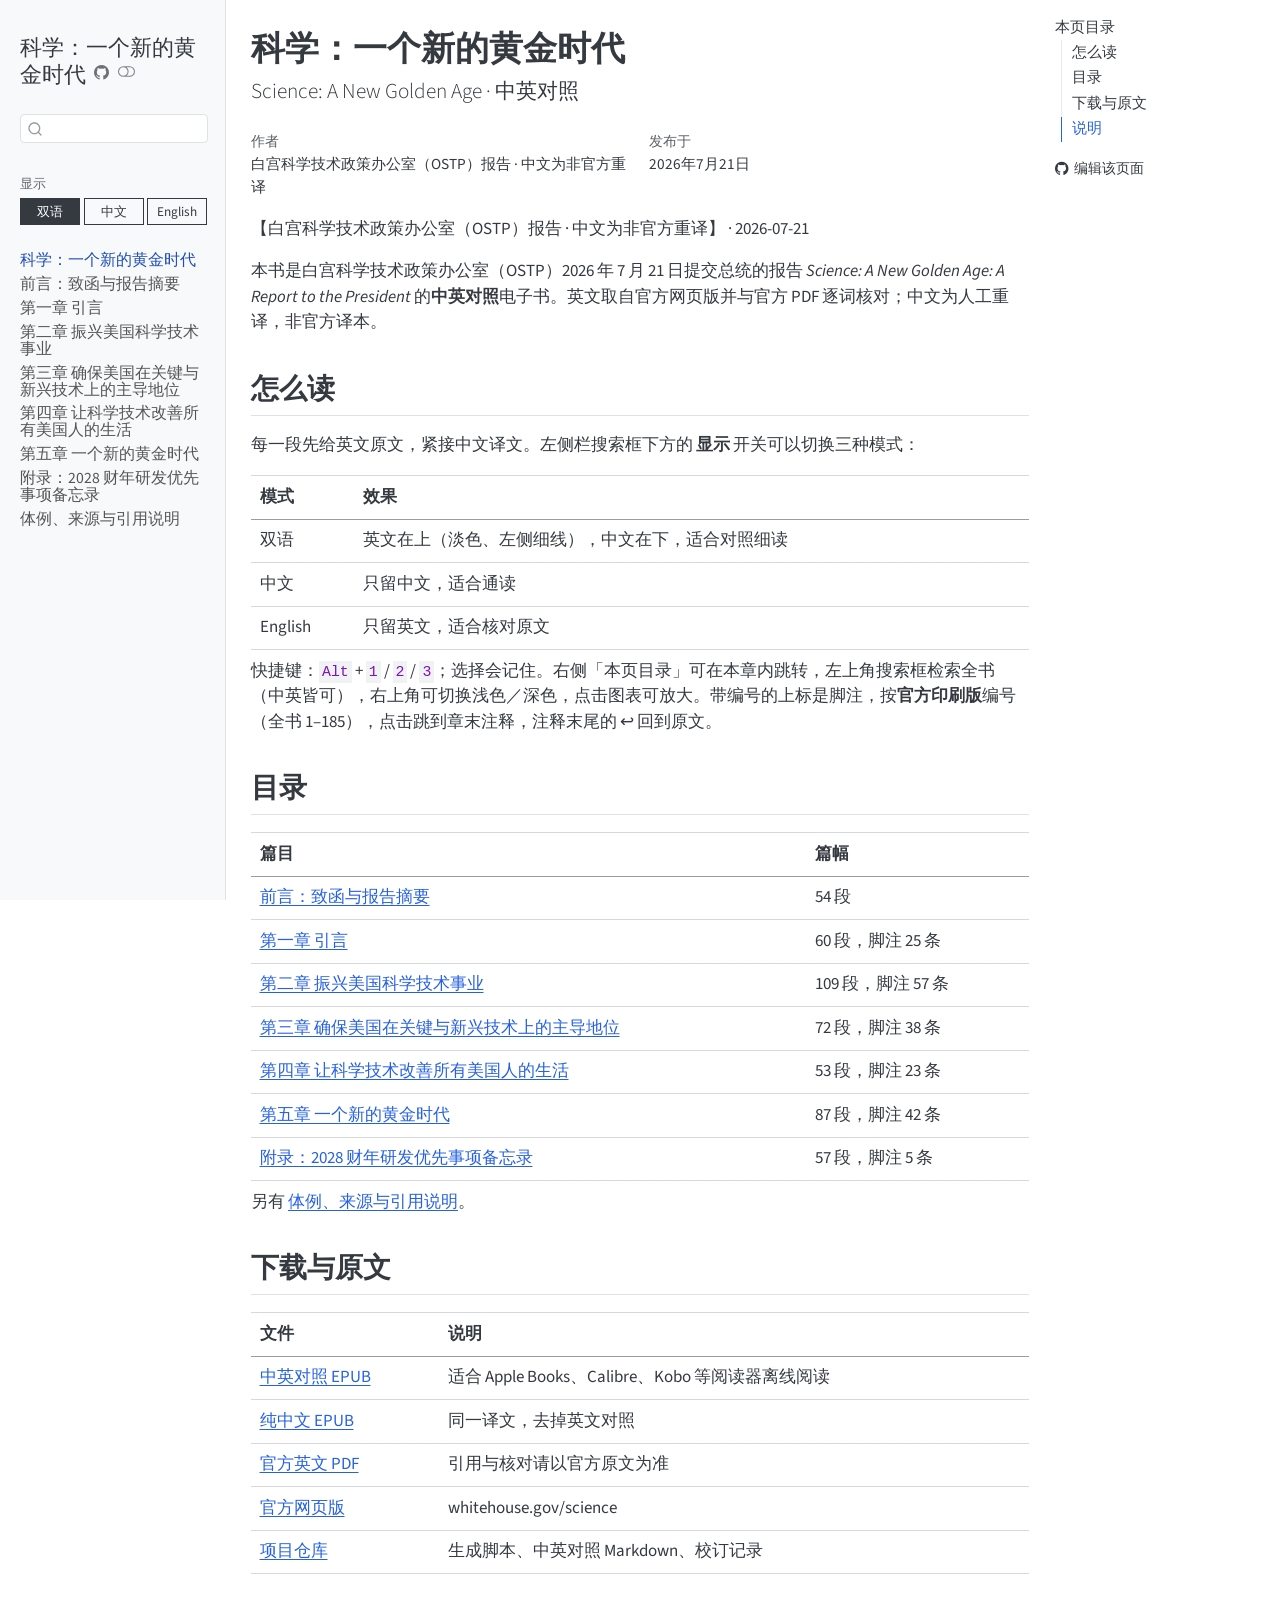
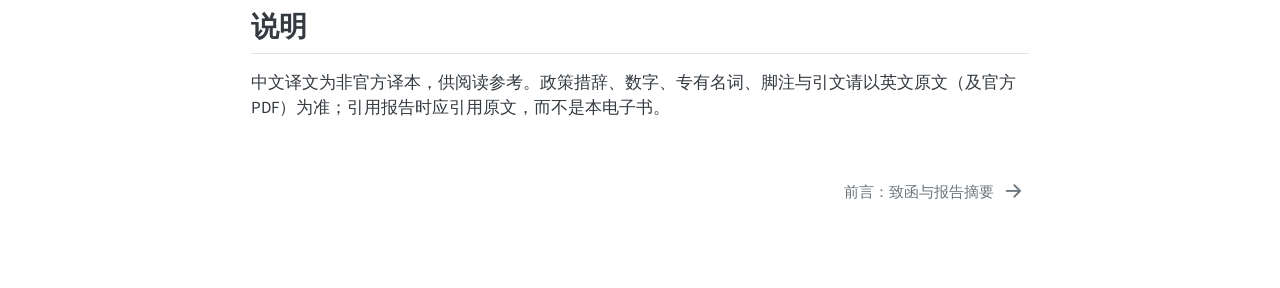
<file: docs/index.html>
<!DOCTYPE html>
<html xmlns="http://www.w3.org/1999/xhtml" lang="zh-Hans" xml:lang="zh-Hans"><head>

<meta charset="utf-8">
<meta name="generator" content="quarto-1.10.18">

<meta name="viewport" content="width=device-width, initial-scale=1.0, user-scalable=yes">

<meta name="author" content="白宫科学技术政策办公室（OSTP）报告 · 中文为非官方重译">

<title>科学：一个新的黄金时代</title>
<style>
/* Default styles provided by pandoc.
** See https://pandoc.org/MANUAL.html#variables-for-html for config info.
*/
span.smallcaps{font-variant: small-caps;}
div.columns{display: flex; gap: 1.5em;}
div.column{flex: auto;}
@media screen {
div.columns{gap: min(4vw, 1.5em);}
div.column{overflow-x: auto;}
}
div.hanging-indent{margin-left: 1.5em; text-indent: -1.5em;}
ul.task-list{list-style: none;}
ul.task-list li input[type="checkbox"] {
  width: 0.8em;
  margin: 0 0.8em 0.2em -1em; /* quarto-specific, see https://github.com/quarto-dev/quarto-cli/issues/4556 */ 
  vertical-align: middle;
}
</style>


<script src="site_libs/quarto-nav/quarto-nav.js"></script>
<script src="site_libs/quarto-nav/headroom.min.js"></script>
<script src="site_libs/clipboard/clipboard.min.js"></script>
<script src="site_libs/quarto-search/autocomplete.umd.js"></script>
<script src="site_libs/quarto-search/fuse.min.js"></script>
<script src="site_libs/quarto-search/quarto-search.js"></script>
<meta name="quarto:offset" content="./">
<link href="./front.html" rel="next">
<script src="site_libs/quarto-html/quarto.js" type="module"></script>
<script src="site_libs/quarto-html/tabsets/tabsets.js" type="module"></script>
<script src="site_libs/quarto-html/popper.min.js"></script>
<script src="site_libs/quarto-html/tippy.umd.min.js"></script>
<script src="site_libs/quarto-html/anchor.min.js"></script>
<link href="site_libs/quarto-html/tippy.css" rel="stylesheet">
<link href="site_libs/quarto-html/quarto-syntax-highlighting-64a204ab8560d761af7679ceaba22944.css" rel="stylesheet" class="quarto-color-scheme" id="quarto-text-highlighting-styles">
<link href="site_libs/quarto-html/quarto-syntax-highlighting-dark-b85bc7c33db8c58e0ec93c3465666fed.css" rel="stylesheet" class="quarto-color-scheme quarto-color-alternate" id="quarto-text-highlighting-styles">
<link href="site_libs/quarto-html/quarto-syntax-highlighting-64a204ab8560d761af7679ceaba22944.css" rel="stylesheet" class="quarto-color-scheme-extra" id="quarto-text-highlighting-styles">
<script src="site_libs/bootstrap/bootstrap.min.js"></script>
<link href="site_libs/bootstrap/bootstrap-icons.css" rel="stylesheet">
<link href="site_libs/bootstrap/bootstrap-fb2572afbb7ae85558aecddd796c2aa5.min.css" rel="stylesheet" append-hash="true" class="quarto-color-scheme" id="quarto-bootstrap" data-mode="light">
<link href="site_libs/bootstrap/bootstrap-dark-28465b6b87aa4d4b3ae6852c24e7e3ea.min.css" rel="stylesheet" append-hash="true" class="quarto-color-scheme quarto-color-alternate" id="quarto-bootstrap" data-mode="dark">
<link href="site_libs/bootstrap/bootstrap-fb2572afbb7ae85558aecddd796c2aa5.min.css" rel="stylesheet" append-hash="true" class="quarto-color-scheme-extra" id="quarto-bootstrap" data-mode="light">
<script id="quarto-search-options" type="application/json">{
  "location": "sidebar",
  "copy-button": false,
  "collapse-after": 3,
  "panel-placement": "start",
  "type": "textbox",
  "limit": 40,
  "keyboard-shortcut": [
    "f",
    "/",
    "s"
  ],
  "language": {
    "search-no-results-text": "没有结果",
    "search-matching-documents-text": "匹配的文档",
    "search-copy-link-title": "复制搜索链接",
    "search-hide-matches-text": "隐藏其它匹配结果",
    "search-more-match-text": "更多匹配结果",
    "search-more-matches-text": "更多匹配结果",
    "search-clear-button-title": "清除",
    "search-text-placeholder": "",
    "search-detached-cancel-button-title": "取消",
    "search-submit-button-title": "提交",
    "search-label": "搜索"
  }
}</script>
<style>html{ scroll-behavior: smooth; }</style>
<!-- 在首屏渲染前套用语言模式（URL 参数 ?lang=zh|en|both 优先，其次 localStorage），
     避免"中文"模式下先闪现英文。 -->
<script>
  (function () {
    var mode = null;
    try {
      var asked = (window.location.search.match(/[?&]lang=(both|zh|en)(?:&|$)/) || [])[1];
      if (asked) {
        mode = asked;
        window.localStorage.setItem("snga-lang-mode", asked);
      } else {
        var saved = window.localStorage.getItem("snga-lang-mode");
        if (saved === "zh" || saved === "en" || saved === "both") mode = saved;
      }
    } catch (e) {
      /* 隐私模式下 localStorage 不可用；默认双语 */
    }
    if (mode && mode !== "both") document.documentElement.setAttribute("data-lang-mode", mode);
  })();
</script>


<link rel="stylesheet" href="styles.css">
</head>

<body class="nav-sidebar docked quarto-light"><script id="quarto-html-before-body" type="application/javascript">
    const toggleBodyColorMode = (bsSheetEl) => {
      const mode = bsSheetEl.getAttribute("data-mode");
      const bodyEl = window.document.querySelector("body");
      if (mode === "dark") {
        bodyEl.classList.add("quarto-dark");
        bodyEl.classList.remove("quarto-light");
      } else {
        bodyEl.classList.add("quarto-light");
        bodyEl.classList.remove("quarto-dark");
      }
    }
    const toggleBodyColorPrimary = () => {
      const bsSheetEl = window.document.querySelector("link#quarto-bootstrap:not([rel=disabled-stylesheet])");
      if (bsSheetEl) {
        toggleBodyColorMode(bsSheetEl);
      }
    }
    const setColorSchemeToggle = (alternate) => {
      const toggles = window.document.querySelectorAll('.quarto-color-scheme-toggle');
      for (let i=0; i < toggles.length; i++) {
        const toggle = toggles[i];
        if (toggle) {
          if (alternate) {
            toggle.classList.add("alternate");
          } else {
            toggle.classList.remove("alternate");
          }
        }
      }
    };
    const toggleColorMode = (alternate) => {
      // Switch the stylesheets
      const primaryStylesheets = window.document.querySelectorAll('link.quarto-color-scheme:not(.quarto-color-alternate)');
      const alternateStylesheets = window.document.querySelectorAll('link.quarto-color-scheme.quarto-color-alternate');
      manageTransitions('#quarto-margin-sidebar .nav-link', false);
      if (alternate) {
        // note: dark is layered on light, we don't disable primary!
        enableStylesheet(alternateStylesheets);
        for (const sheetNode of alternateStylesheets) {
          if (sheetNode.id === "quarto-bootstrap") {
            toggleBodyColorMode(sheetNode);
          }
        }
      } else {
        disableStylesheet(alternateStylesheets);
        enableStylesheet(primaryStylesheets)
        toggleBodyColorPrimary();
      }
      manageTransitions('#quarto-margin-sidebar .nav-link', true);
      // Switch the toggles
      setColorSchemeToggle(alternate)
      // Hack to workaround the fact that safari doesn't
      // properly recolor the scrollbar when toggling (#1455)
      if (navigator.userAgent.indexOf('Safari') > 0 && navigator.userAgent.indexOf('Chrome') == -1) {
        manageTransitions("body", false);
        window.scrollTo(0, 1);
        setTimeout(() => {
          window.scrollTo(0, 0);
          manageTransitions("body", true);
        }, 40);
      }
    }
    const disableStylesheet = (stylesheets) => {
      for (let i=0; i < stylesheets.length; i++) {
        const stylesheet = stylesheets[i];
        stylesheet.rel = 'disabled-stylesheet';
      }
    }
    const enableStylesheet = (stylesheets) => {
      for (let i=0; i < stylesheets.length; i++) {
        const stylesheet = stylesheets[i];
        if(stylesheet.rel !== 'stylesheet') { // for Chrome, which will still FOUC without this check
          stylesheet.rel = 'stylesheet';
        }
      }
    }
    const manageTransitions = (selector, allowTransitions) => {
      const els = window.document.querySelectorAll(selector);
      for (let i=0; i < els.length; i++) {
        const el = els[i];
        if (allowTransitions) {
          el.classList.remove('notransition');
        } else {
          el.classList.add('notransition');
        }
      }
    }
    const isFileUrl = () => {
      return window.location.protocol === 'file:';
    }
    const hasAlternateSentinel = () => {
      let styleSentinel = getColorSchemeSentinel();
      if (styleSentinel !== null) {
        return styleSentinel === "alternate";
      } else {
        return false;
      }
    }
    const setStyleSentinel = (alternate) => {
      const value = alternate ? "alternate" : "default";
      if (!isFileUrl()) {
        window.localStorage.setItem("quarto-color-scheme", value);
      } else {
        localAlternateSentinel = value;
      }
    }
    const getColorSchemeSentinel = () => {
      if (!isFileUrl()) {
        const storageValue = window.localStorage.getItem("quarto-color-scheme");
        return storageValue != null ? storageValue : localAlternateSentinel;
      } else {
        return localAlternateSentinel;
      }
    }
    const toggleGiscusIfUsed = (isAlternate, darkModeDefault) => {
      const baseTheme = document.querySelector('#giscus-base-theme')?.value ?? 'light';
      const alternateTheme = document.querySelector('#giscus-alt-theme')?.value ?? 'dark';
      let newTheme = '';
      if(authorPrefersDark) {
        newTheme = isAlternate ? baseTheme : alternateTheme;
      } else {
        newTheme = isAlternate ? alternateTheme : baseTheme;
      }
      const changeGiscusTheme = () => {
        // From: https://github.com/giscus/giscus/issues/336
        const sendMessage = (message) => {
          const iframe = document.querySelector('iframe.giscus-frame');
          if (!iframe) return;
          iframe.contentWindow.postMessage({ giscus: message }, 'https://giscus.app');
        }
        sendMessage({
          setConfig: {
            theme: newTheme
          }
        });
      }
      const isGiscussLoaded = window.document.querySelector('iframe.giscus-frame') !== null;
      if (isGiscussLoaded) {
        changeGiscusTheme();
      }
    };
    const authorPrefersDark = false;
    const darkModeDefault = authorPrefersDark;
      document.querySelector('link#quarto-text-highlighting-styles.quarto-color-scheme-extra').rel = 'disabled-stylesheet';
      document.querySelector('link#quarto-bootstrap.quarto-color-scheme-extra').rel = 'disabled-stylesheet';
    let localAlternateSentinel = darkModeDefault ? 'alternate' : 'default';
    // Dark / light mode switch
    window.quartoToggleColorScheme = () => {
      // Read the current dark / light value
      let toAlternate = !hasAlternateSentinel();
      toggleColorMode(toAlternate);
      setStyleSentinel(toAlternate);
      toggleGiscusIfUsed(toAlternate, darkModeDefault);
      window.dispatchEvent(new Event('resize'));
    };
    // Switch to dark mode if need be
    if (hasAlternateSentinel()) {
      toggleColorMode(true);
    } else {
      toggleColorMode(false);
    }
  </script>

<div id="quarto-search-results"></div>
  <header id="quarto-header" class="headroom fixed-top">
  <nav class="quarto-secondary-nav">
    <div class="container-fluid d-flex">
      <button type="button" class="quarto-btn-toggle btn" data-bs-toggle="collapse" role="button" data-bs-target=".quarto-sidebar-collapse-item" aria-controls="quarto-sidebar" aria-expanded="false" aria-label="展开或折叠侧边栏导航" onclick="if (window.quartoToggleHeadroom) { window.quartoToggleHeadroom(); }">
        <i class="bi bi-layout-text-sidebar-reverse"></i>
      </button>
        <nav class="quarto-page-breadcrumbs" aria-label="breadcrumb"><ol class="breadcrumb"><li class="breadcrumb-item"><a href="./index.html"><span class="chapter-title">科学：一个新的黄金时代</span></a></li></ol></nav>
        <a class="flex-grow-1" role="navigation" data-bs-toggle="collapse" data-bs-target=".quarto-sidebar-collapse-item" aria-controls="quarto-sidebar" aria-expanded="false" aria-label="展开或折叠侧边栏导航" onclick="if (window.quartoToggleHeadroom) { window.quartoToggleHeadroom(); }">      
        </a>
      <button type="button" class="btn quarto-search-button" aria-label="搜索" onclick="window.quartoOpenSearch();">
        <i class="bi bi-search"></i>
      </button>
    </div>
  </nav>
</header>
<!-- content -->
<div id="quarto-content" class="quarto-container page-columns page-rows-contents page-layout-article">
<!-- sidebar -->
  <nav id="quarto-sidebar" class="sidebar collapse collapse-horizontal quarto-sidebar-collapse-item sidebar-navigation docked overflow-auto">
    <div class="pt-lg-2 mt-2 text-left sidebar-header">
    <div class="sidebar-title mb-0 py-0">
      <a href="./">科学：一个新的黄金时代</a> 
        <div class="sidebar-tools-main">
    <a href="https://github.com/cxy0714/Science-A-New-Golden-Age/tree/main/web/" title="源代码" class="quarto-navigation-tool px-1" aria-label="源代码"><i class="bi bi-github"></i></a>
  <a href="" class="quarto-color-scheme-toggle quarto-navigation-tool  px-1" onclick="window.quartoToggleColorScheme(); return false;" title="切换深色模式"><i class="bi"></i></a>
</div>
    </div>
      </div>
        <div class="mt-2 flex-shrink-0 align-items-center">
        <div class="sidebar-search">
        <div id="quarto-search" class="" title="搜索"></div>
        </div>
        </div>
    <div class="sidebar-menu-container"> 
    <ul class="list-unstyled mt-1">
        <li class="sidebar-item">
  <div class="sidebar-item-container"> 
  <a href="./index.html" class="sidebar-item-text sidebar-link active"><span class="chapter-title">科学：一个新的黄金时代</span></a>
  </div>
</li>
        <li class="sidebar-item">
  <div class="sidebar-item-container"> 
  <a href="./front.html" class="sidebar-item-text sidebar-link"><span class="chapter-title">前言：致函与报告摘要</span></a>
  </div>
</li>
        <li class="sidebar-item">
  <div class="sidebar-item-container"> 
  <a href="./chapter-01.html" class="sidebar-item-text sidebar-link"><span class="chapter-title">第一章 引言</span></a>
  </div>
</li>
        <li class="sidebar-item">
  <div class="sidebar-item-container"> 
  <a href="./chapter-02.html" class="sidebar-item-text sidebar-link"><span class="chapter-title">第二章 振兴美国科学技术事业</span></a>
  </div>
</li>
        <li class="sidebar-item">
  <div class="sidebar-item-container"> 
  <a href="./chapter-03.html" class="sidebar-item-text sidebar-link"><span class="chapter-title">第三章 确保美国在关键与新兴技术上的主导地位</span></a>
  </div>
</li>
        <li class="sidebar-item">
  <div class="sidebar-item-container"> 
  <a href="./chapter-04.html" class="sidebar-item-text sidebar-link"><span class="chapter-title">第四章 让科学技术改善所有美国人的生活</span></a>
  </div>
</li>
        <li class="sidebar-item">
  <div class="sidebar-item-container"> 
  <a href="./chapter-05.html" class="sidebar-item-text sidebar-link"><span class="chapter-title">第五章 一个新的黄金时代</span></a>
  </div>
</li>
        <li class="sidebar-item">
  <div class="sidebar-item-container"> 
  <a href="./annex-fy2028.html" class="sidebar-item-text sidebar-link"><span class="chapter-title">附录：2028 财年研发优先事项备忘录</span></a>
  </div>
</li>
        <li class="sidebar-item">
  <div class="sidebar-item-container"> 
  <a href="./99-colophon.html" class="sidebar-item-text sidebar-link"><span class="chapter-title">体例、来源与引用说明</span></a>
  </div>
</li>
    </ul>
    </div>
</nav>
<div id="quarto-sidebar-glass" class="quarto-sidebar-collapse-item" data-bs-toggle="collapse" data-bs-target=".quarto-sidebar-collapse-item"></div>
<!-- margin-sidebar -->
    <div id="quarto-margin-sidebar" class="sidebar margin-sidebar">
        <nav id="TOC" role="doc-toc" class="toc-active">
    <h2 id="toc-title">本页目录</h2>
   
  <ul class="collapse">
  <li><a href="#怎么读" id="toc-怎么读" class="nav-link active" data-scroll-target="#怎么读">怎么读</a></li>
  <li><a href="#目录" id="toc-目录" class="nav-link" data-scroll-target="#目录">目录</a></li>
  <li><a href="#下载与原文" id="toc-下载与原文" class="nav-link" data-scroll-target="#下载与原文">下载与原文</a></li>
  <li><a href="#说明" id="toc-说明" class="nav-link" data-scroll-target="#说明">说明</a></li>
  </ul>
<div class="toc-actions"><ul class="collapse"><li><a href="https://github.com/cxy0714/Science-A-New-Golden-Age/edit/main/web/index.qmd" class="toc-action"><i class="bi bi-github"></i>编辑该页面</a></li></ul></div></nav>
    </div>
<!-- main -->
<main class="content" id="quarto-document-content">


<header id="title-block-header" class="quarto-title-block default">
<div class="quarto-title">
<h1 class="title">科学：一个新的黄金时代</h1>
<p class="subtitle lead">Science: A New Golden Age · 中英对照</p>
</div>



<div class="quarto-title-meta">

    <div>
    <div class="quarto-title-meta-heading">作者</div>
    <div class="quarto-title-meta-contents">
             <p>白宫科学技术政策办公室（OSTP）报告 · 中文为非官方重译 </p>
          </div>
  </div>
    
    <div>
    <div class="quarto-title-meta-heading">发布于</div>
    <div class="quarto-title-meta-contents">
      <p class="date">2026年7月21日</p>
    </div>
  </div>
  
    
  </div>
  


</header>


<p>【白宫科学技术政策办公室（OSTP）报告 · 中文为非官方重译】 · 2026-07-21</p>
<p>本书是白宫科学技术政策办公室（OSTP）2026 年 7 月 21 日提交总统的报告 <em>Science: A New Golden Age: A Report to the President</em> 的<strong>中英对照</strong>电子书。英文取自官方网页版并与官方 PDF 逐词核对；中文为人工重译，非官方译本。</p>
<section id="怎么读" class="level2">
<h2 class="anchored" data-anchor-id="怎么读">怎么读</h2>
<p>每一段先给英文原文，紧接中文译文。左侧栏搜索框下方的 <strong>显示</strong> 开关可以切换三种模式：</p>
<table class="caption-top table">
<thead>
<tr class="header">
<th>模式</th>
<th>效果</th>
</tr>
</thead>
<tbody>
<tr class="odd">
<td>双语</td>
<td>英文在上（淡色、左侧细线），中文在下，适合对照细读</td>
</tr>
<tr class="even">
<td>中文</td>
<td>只留中文，适合通读</td>
</tr>
<tr class="odd">
<td>English</td>
<td>只留英文，适合核对原文</td>
</tr>
</tbody>
</table>
<p>快捷键：<code>Alt</code> + <code>1</code> / <code>2</code> / <code>3</code>；选择会记住。右侧「本页目录」可在本章内跳转，左上角搜索框检索全书（中英皆可），右上角可切换浅色／深色，点击图表可放大。带编号的上标是脚注，按<strong>官方印刷版</strong>编号（全书 1–185），点击跳到章末注释，注释末尾的 ↩︎ 回到原文。</p>
</section>
<section id="目录" class="level2">
<h2 class="anchored" data-anchor-id="目录">目录</h2>
<table class="caption-top table">
<thead>
<tr class="header">
<th>篇目</th>
<th>篇幅</th>
</tr>
</thead>
<tbody>
<tr class="odd">
<td><a href="./front.html">前言：致函与报告摘要</a></td>
<td>54 段</td>
</tr>
<tr class="even">
<td><a href="./chapter-01.html">第一章 引言</a></td>
<td>60 段，脚注 25 条</td>
</tr>
<tr class="odd">
<td><a href="./chapter-02.html">第二章 振兴美国科学技术事业</a></td>
<td>109 段，脚注 57 条</td>
</tr>
<tr class="even">
<td><a href="./chapter-03.html">第三章 确保美国在关键与新兴技术上的主导地位</a></td>
<td>72 段，脚注 38 条</td>
</tr>
<tr class="odd">
<td><a href="./chapter-04.html">第四章 让科学技术改善所有美国人的生活</a></td>
<td>53 段，脚注 23 条</td>
</tr>
<tr class="even">
<td><a href="./chapter-05.html">第五章 一个新的黄金时代</a></td>
<td>87 段，脚注 42 条</td>
</tr>
<tr class="odd">
<td><a href="./annex-fy2028.html">附录：2028 财年研发优先事项备忘录</a></td>
<td>57 段，脚注 5 条</td>
</tr>
</tbody>
</table>
<p>另有 <a href="./99-colophon.html">体例、来源与引用说明</a>。</p>
</section>
<section id="下载与原文" class="level2">
<h2 class="anchored" data-anchor-id="下载与原文">下载与原文</h2>
<table class="caption-top table">
<thead>
<tr class="header">
<th>文件</th>
<th>说明</th>
</tr>
</thead>
<tbody>
<tr class="odd">
<td><a href="https://github.com/cxy0714/Science-A-New-Golden-Age/raw/main/科学_一个新的黄金时代_中英对照.epub">中英对照 EPUB</a></td>
<td>适合 Apple Books、Calibre、Kobo 等阅读器离线阅读</td>
</tr>
<tr class="even">
<td><a href="https://github.com/cxy0714/Science-A-New-Golden-Age/raw/main/科学_一个新的黄金时代_中文.epub">纯中文 EPUB</a></td>
<td>同一译文，去掉英文对照</td>
</tr>
<tr class="odd">
<td><a href="https://www.whitehouse.gov/wp-content/uploads/2026/07/Science-A-New-Golden-Age.pdf">官方英文 PDF</a></td>
<td>引用与核对请以官方原文为准</td>
</tr>
<tr class="even">
<td><a href="https://www.whitehouse.gov/science/">官方网页版</a></td>
<td>whitehouse.gov/science</td>
</tr>
<tr class="odd">
<td><a href="https://github.com/cxy0714/Science-A-New-Golden-Age">项目仓库</a></td>
<td>生成脚本、中英对照 Markdown、校订记录</td>
</tr>
</tbody>
</table>
</section>
<section id="说明" class="level2">
<h2 class="anchored" data-anchor-id="说明">说明</h2>
<p>中文译文为非官方译本，供阅读参考。政策措辞、数字、专有名词、脚注与引文请以英文原文（及官方 PDF）为准；引用报告时应引用原文，而不是本电子书。</p>


</section>

</main> <!-- /main -->
<!-- 中英对照显示开关：双语 / 中文 / English
     放在左侧栏搜索框下方；找不到侧栏时退化为右下角浮层。
     模式写在 <html data-lang-mode> 上，由 styles.css 决定显示 .en 还是 .zh。 -->
<script>
  (function () {
    var KEY = "snga-lang-mode";
    var MODES = [
      ["both", "双语"],
      ["zh", "中文"],
      ["en", "English"]
    ];

    function applyMode(mode, save) {
      if (mode !== "zh" && mode !== "en" && mode !== "both") mode = "both";
      document.documentElement.setAttribute("data-lang-mode", mode);
      var box = document.getElementById("lang-switch");
      if (box) {
        Array.prototype.forEach.call(box.querySelectorAll("button"), function (button) {
          var on = button.getAttribute("data-mode") === mode;
          button.classList.toggle("active", on);
          button.setAttribute("aria-pressed", on ? "true" : "false");
        });
      }
      if (save) {
        try {
          window.localStorage.setItem(KEY, mode);
        } catch (e) {
          /* ignore */
        }
      }
    }

    function buildSwitch() {
      if (document.getElementById("lang-switch")) return;
      var host = document.createElement("div");
      host.className = "lang-switch-host";
      var label = document.createElement("div");
      label.className = "lang-switch-label";
      label.textContent = "显示";
      var box = document.createElement("div");
      box.id = "lang-switch";
      box.className = "btn-group btn-group-sm";
      box.setAttribute("role", "group");
      box.setAttribute("aria-label", "语言显示模式");
      MODES.forEach(function (entry) {
        var button = document.createElement("button");
        button.type = "button";
        button.className = "btn btn-outline-secondary";
        button.setAttribute("data-mode", entry[0]);
        button.textContent = entry[1];
        button.addEventListener("click", function () {
          applyMode(entry[0], true);
        });
        box.appendChild(button);
      });
      host.appendChild(label);
      host.appendChild(box);
      var menu = document.querySelector("#quarto-sidebar .sidebar-menu-container");
      if (menu && menu.parentNode) {
        menu.parentNode.insertBefore(host, menu);
      } else {
        host.classList.add("lang-switch-fixed");
        document.body.appendChild(host);
      }
      return box;
    }

    function setupZoom() {
      var overlay = document.createElement("div");
      overlay.id = "img-zoom";
      overlay.hidden = true;
      var big = document.createElement("img");
      big.alt = "";
      overlay.appendChild(big);
      document.body.appendChild(overlay);

      function close() {
        overlay.hidden = true;
        big.removeAttribute("src");
        document.body.classList.remove("zoom-open");
      }

      document.addEventListener("click", function (event) {
        var target = event.target;
        var inFigure = target && target.closest && target.closest(".figimg");
        if (target && target.tagName === "IMG" && inFigure) {
          big.src = target.currentSrc || target.src;
          big.alt = target.alt || "";
          overlay.hidden = false;
          document.body.classList.add("zoom-open");
          event.preventDefault();
          return;
        }
        if (!overlay.hidden) close();
      });
      document.addEventListener("keydown", function (event) {
        if (event.key === "Escape") close();
        if (event.altKey && (event.key === "1" || event.key === "2" || event.key === "3")) {
          applyMode(MODES[Number(event.key) - 1][0], true);
          event.preventDefault();
        }
      });
    }

    function init() {
      buildSwitch();
      var current = document.documentElement.getAttribute("data-lang-mode") || "both";
      applyMode(current, false);
      setupZoom();
    }

    if (document.readyState === "loading") {
      document.addEventListener("DOMContentLoaded", init);
    } else {
      init();
    }
  })();
</script>
<script id="quarto-html-after-body" type="application/javascript">
  window.document.addEventListener("DOMContentLoaded", function (event) {
    // Ensure there is a toggle, if there isn't float one in the top right
    if (window.document.querySelector('.quarto-color-scheme-toggle') === null) {
      const a = window.document.createElement('a');
      a.classList.add('top-right');
      a.classList.add('quarto-color-scheme-toggle');
      a.href = "";
      a.onclick = function() { try { window.quartoToggleColorScheme(); } catch {} return false; };
      const i = window.document.createElement("i");
      i.classList.add('bi');
      a.appendChild(i);
      window.document.body.appendChild(a);
    }
    setColorSchemeToggle(hasAlternateSentinel())
    const icon = "";
    const anchorJS = new window.AnchorJS();
    anchorJS.options = {
      placement: 'right',
      icon: icon
    };
    anchorJS.add('.anchored');
      var localhostRegex = new RegExp(/^(?:http|https):\/\/localhost\:?[0-9]*\//);
      var mailtoRegex = new RegExp(/^mailto:/);
        var filterRegex = new RegExp('/' + window.location.host + '/');
      var isInternal = (href) => {
          return filterRegex.test(href) || localhostRegex.test(href) || mailtoRegex.test(href);
      }
      // Inspect non-navigation links and adorn them if external
     var links = window.document.querySelectorAll('a[href]:not(.nav-link):not(.navbar-brand):not(.toc-action):not(.sidebar-link):not(.sidebar-item-toggle):not(.pagination-link):not(.no-external):not([aria-hidden]):not(.dropdown-item):not(.quarto-navigation-tool):not(.about-link)');
      for (var i=0; i<links.length; i++) {
        const link = links[i];
        if (!isInternal(link.href)) {
          // undo the damage that might have been done by quarto-nav.js in the case of
          // links that we want to consider external
          if (link.dataset.originalHref !== undefined) {
            link.href = link.dataset.originalHref;
          }
        }
      }
    function tippyHover(el, contentFn, onTriggerFn, onUntriggerFn) {
      const config = {
        allowHTML: true,
        maxWidth: 500,
        delay: 100,
        arrow: false,
        appendTo: function(el) {
            return el.parentElement;
        },
        interactive: true,
        interactiveBorder: 10,
        theme: 'quarto',
        placement: 'bottom-start',
      };
      if (contentFn) {
        config.content = contentFn;
      }
      if (onTriggerFn) {
        config.onTrigger = onTriggerFn;
      }
      if (onUntriggerFn) {
        config.onUntrigger = onUntriggerFn;
      }
      window.tippy(el, config); 
    }
    const xrefs = window.document.querySelectorAll('a.quarto-xref');
    const processXRef = (id, note) => {
      // Strip column container classes
      const stripColumnClz = (el) => {
        el.classList.remove("page-full", "page-columns");
        if (el.children) {
          for (const child of el.children) {
            stripColumnClz(child);
          }
        }
      }
      stripColumnClz(note)
      if (id === null || id.startsWith('sec-')) {
        // Special case sections, only their first couple elements
        const container = document.createElement("div");
        if (note.children && note.children.length > 2) {
          container.appendChild(note.children[0].cloneNode(true));
          for (let i = 1; i < note.children.length; i++) {
            const child = note.children[i];
            if (child.tagName === "P" && child.innerText === "") {
              continue;
            } else {
              container.appendChild(child.cloneNode(true));
              break;
            }
          }
          if (window.Quarto?.typesetMath) {
            window.Quarto.typesetMath(container);
          }
          return container.innerHTML
        } else {
          if (window.Quarto?.typesetMath) {
            window.Quarto.typesetMath(note);
          }
          return note.innerHTML;
        }
      } else {
        // Remove any anchor links if they are present
        const anchorLink = note.querySelector('a.anchorjs-link');
        if (anchorLink) {
          anchorLink.remove();
        }
        if (window.Quarto?.typesetMath) {
          window.Quarto.typesetMath(note);
        }
        if (note.classList.contains("callout")) {
          return note.outerHTML;
        } else {
          return note.innerHTML;
        }
      }
    }
    for (var i=0; i<xrefs.length; i++) {
      const xref = xrefs[i];
      tippyHover(xref, undefined, function(instance) {
        instance.disable();
        let url = xref.getAttribute('href');
        let hash = undefined; 
        if (url.startsWith('#')) {
          hash = url;
        } else {
          try { hash = new URL(url).hash; } catch {}
        }
        if (hash) {
          const id = hash.replace(/^#\/?/, "");
          const note = window.document.getElementById(id);
          if (note !== null) {
            try {
              const html = processXRef(id, note.cloneNode(true));
              instance.setContent(html);
            } finally {
              instance.enable();
              instance.show();
            }
          } else {
            // See if we can fetch this
            fetch(url.split('#')[0])
            .then(res => res.text())
            .then(html => {
              const parser = new DOMParser();
              const htmlDoc = parser.parseFromString(html, "text/html");
              const note = htmlDoc.getElementById(id);
              if (note !== null) {
                const html = processXRef(id, note);
                instance.setContent(html);
              } 
            }).finally(() => {
              instance.enable();
              instance.show();
            });
          }
        } else {
          // See if we can fetch a full url (with no hash to target)
          // This is a special case and we should probably do some content thinning / targeting
          fetch(url)
          .then(res => res.text())
          .then(html => {
            const parser = new DOMParser();
            const htmlDoc = parser.parseFromString(html, "text/html");
            const note = htmlDoc.querySelector('main.content');
            if (note !== null) {
              // This should only happen for chapter cross references
              // (since there is no id in the URL)
              // remove the first header
              if (note.children.length > 0 && note.children[0].tagName === "HEADER") {
                note.children[0].remove();
              }
              const html = processXRef(null, note);
              instance.setContent(html);
            } 
          }).finally(() => {
            instance.enable();
            instance.show();
          });
        }
      }, function(instance) {
      });
    }
        let selectedAnnoteEl;
        const selectorForAnnotation = ( cell, annotation) => {
          let cellAttr = 'data-code-cell="' + cell + '"';
          let lineAttr = 'data-code-annotation="' +  annotation + '"';
          const selector = 'span[' + cellAttr + '][' + lineAttr + ']';
          return selector;
        }
        const selectCodeLines = (annoteEl) => {
          const doc = window.document;
          const targetCell = annoteEl.getAttribute("data-target-cell");
          const targetAnnotation = annoteEl.getAttribute("data-target-annotation");
          const annoteSpan = window.document.querySelector(selectorForAnnotation(targetCell, targetAnnotation));
          const lines = annoteSpan.getAttribute("data-code-lines").split(",");
          const lineIds = lines.map((line) => {
            return targetCell + "-" + line;
          })
          let top = null;
          let height = null;
          let parent = null;
          if (lineIds.length > 0) {
              //compute the position of the single el (top and bottom and make a div)
              const el = window.document.getElementById(lineIds[0]);
              top = el.offsetTop;
              height = el.offsetHeight;
              parent = el.parentElement.parentElement;
            if (lineIds.length > 1) {
              const lastEl = window.document.getElementById(lineIds[lineIds.length - 1]);
              const bottom = lastEl.offsetTop + lastEl.offsetHeight;
              height = bottom - top;
            }
            if (top !== null && height !== null && parent !== null) {
              // cook up a div (if necessary) and position it 
              let div = window.document.getElementById("code-annotation-line-highlight");
              if (div === null) {
                div = window.document.createElement("div");
                div.setAttribute("id", "code-annotation-line-highlight");
                div.style.position = 'absolute';
                parent.appendChild(div);
              }
              div.style.top = top - 2 + "px";
              div.style.height = height + 4 + "px";
              div.style.left = 0;
              let gutterDiv = window.document.getElementById("code-annotation-line-highlight-gutter");
              if (gutterDiv === null) {
                gutterDiv = window.document.createElement("div");
                gutterDiv.setAttribute("id", "code-annotation-line-highlight-gutter");
                gutterDiv.style.position = 'absolute';
                const codeCell = window.document.getElementById(targetCell);
                const gutter = codeCell.querySelector('.code-annotation-gutter');
                gutter.appendChild(gutterDiv);
              }
              gutterDiv.style.top = top - 2 + "px";
              gutterDiv.style.height = height + 4 + "px";
            }
            selectedAnnoteEl = annoteEl;
          }
        };
        const unselectCodeLines = () => {
          const elementsIds = ["code-annotation-line-highlight", "code-annotation-line-highlight-gutter"];
          elementsIds.forEach((elId) => {
            const div = window.document.getElementById(elId);
            if (div) {
              div.remove();
            }
          });
          selectedAnnoteEl = undefined;
        };
          // Handle positioning of the toggle
      window.addEventListener(
        "resize",
        throttle(() => {
          elRect = undefined;
          if (selectedAnnoteEl) {
            selectCodeLines(selectedAnnoteEl);
          }
        }, 10)
      );
      function throttle(fn, ms) {
      let throttle = false;
      let timer;
        return (...args) => {
          if(!throttle) { // first call gets through
              fn.apply(this, args);
              throttle = true;
          } else { // all the others get throttled
              if(timer) clearTimeout(timer); // cancel #2
              timer = setTimeout(() => {
                fn.apply(this, args);
                timer = throttle = false;
              }, ms);
          }
        };
      }
        // Attach click handler to the DT
        const annoteDls = window.document.querySelectorAll('dt[data-target-cell]');
        for (const annoteDlNode of annoteDls) {
          annoteDlNode.addEventListener('click', (event) => {
            const clickedEl = event.target;
            if (clickedEl !== selectedAnnoteEl) {
              unselectCodeLines();
              const activeEl = window.document.querySelector('dt[data-target-cell].code-annotation-active');
              if (activeEl) {
                activeEl.classList.remove('code-annotation-active');
              }
              selectCodeLines(clickedEl);
              clickedEl.classList.add('code-annotation-active');
            } else {
              // Unselect the line
              unselectCodeLines();
              clickedEl.classList.remove('code-annotation-active');
            }
          });
        }
  });
  </script>
<nav class="page-navigation">
  <div class="nav-page nav-page-previous">
  </div>
  <div class="nav-page nav-page-next">
      <a href="./front.html" class="pagination-link" aria-label="前言：致函与报告摘要">
        <span class="nav-page-text"><span class="chapter-title">前言：致函与报告摘要</span></span> <i class="bi bi-arrow-right-short"></i>
      </a>
  </div>
</nav>
</div> <!-- /content -->




<footer class="footer"><div class="nav-footer"><div class="nav-footer-center"><div class="toc-actions d-sm-block d-md-none"><ul><li><a href="https://github.com/cxy0714/Science-A-New-Golden-Age/edit/main/web/index.qmd" class="toc-action"><i class="bi bi-github"></i>编辑该页面</a></li></ul></div></div></div></footer><script src="site_libs/quarto-html/zenscroll-min.js"></script>
</body></html>
</file>
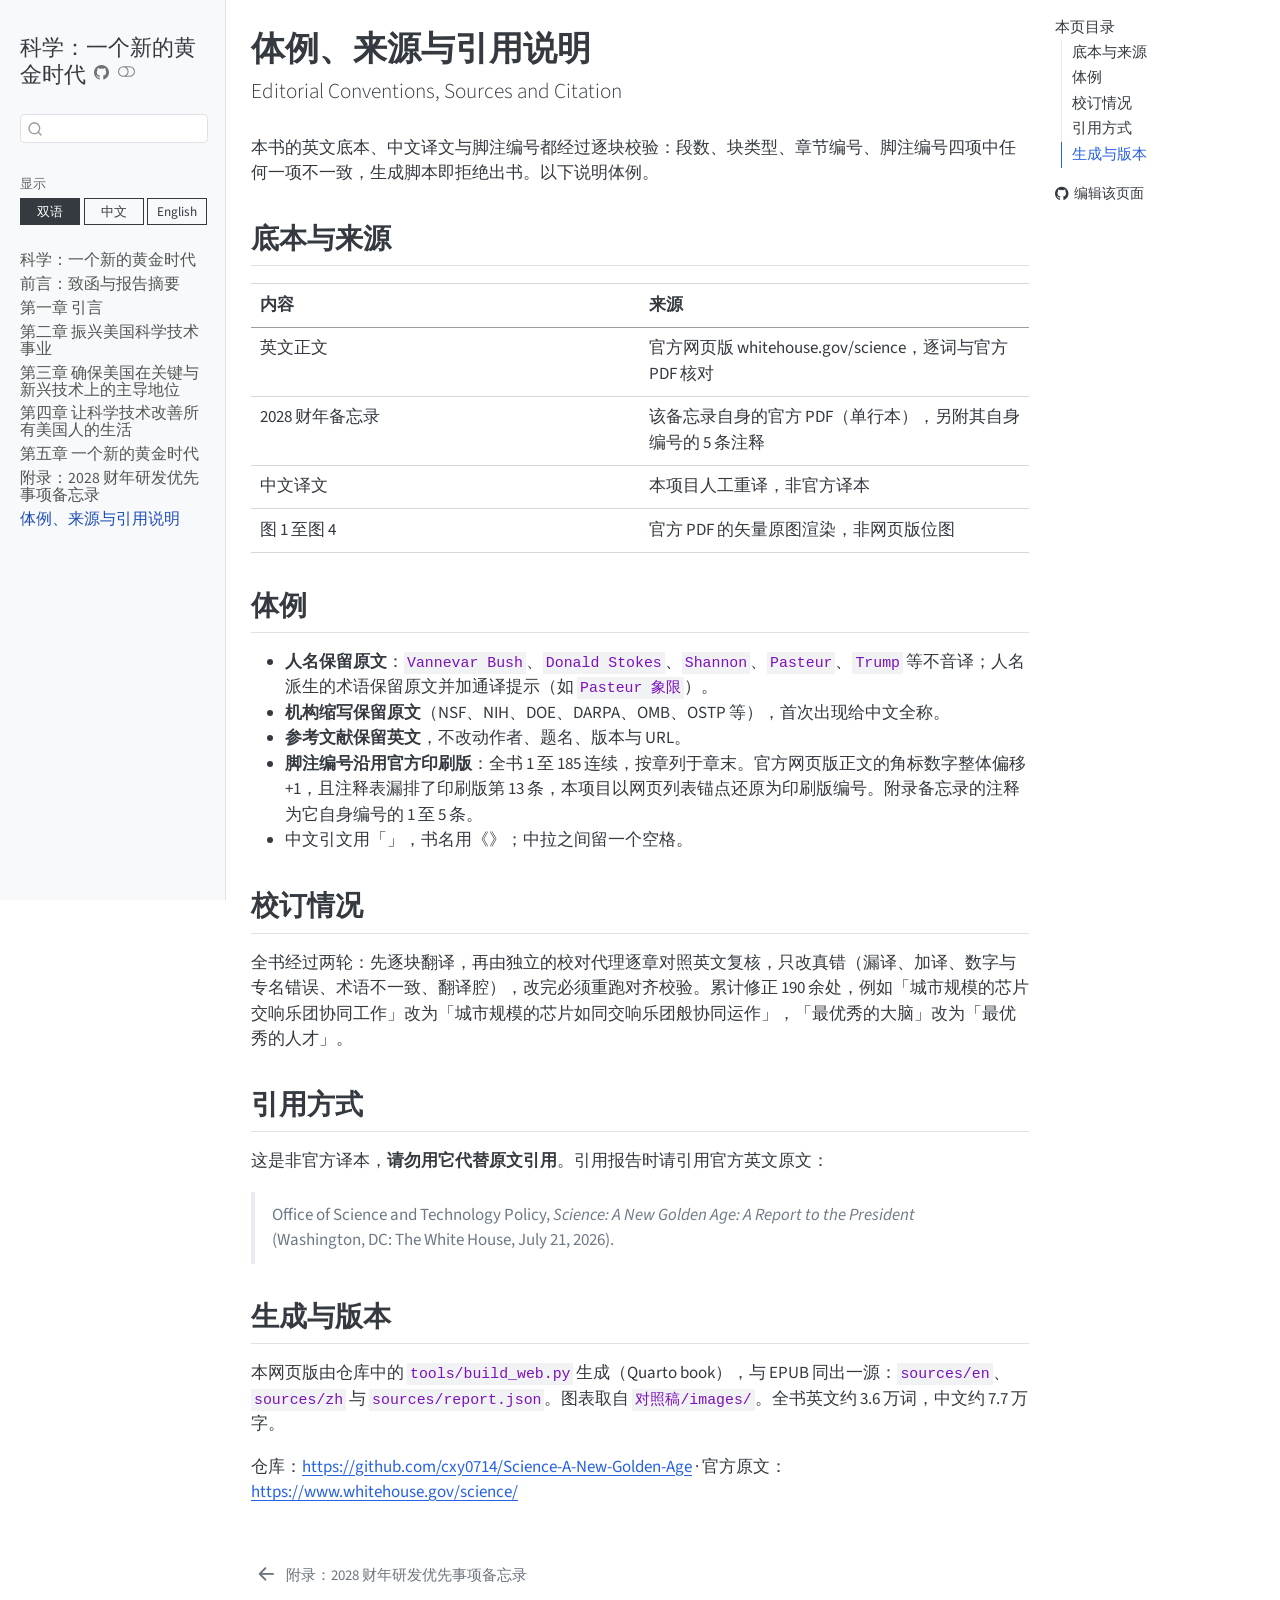
<file: docs/99-colophon.html>
<!DOCTYPE html>
<html xmlns="http://www.w3.org/1999/xhtml" lang="zh-Hans" xml:lang="zh-Hans"><head>

<meta charset="utf-8">
<meta name="generator" content="quarto-1.10.18">

<meta name="viewport" content="width=device-width, initial-scale=1.0, user-scalable=yes">


<title>体例、来源与引用说明 – 科学：一个新的黄金时代</title>
<style>
/* Default styles provided by pandoc.
** See https://pandoc.org/MANUAL.html#variables-for-html for config info.
*/
span.smallcaps{font-variant: small-caps;}
div.columns{display: flex; gap: 1.5em;}
div.column{flex: auto;}
@media screen {
div.columns{gap: min(4vw, 1.5em);}
div.column{overflow-x: auto;}
}
div.hanging-indent{margin-left: 1.5em; text-indent: -1.5em;}
ul.task-list{list-style: none;}
ul.task-list li input[type="checkbox"] {
  width: 0.8em;
  margin: 0 0.8em 0.2em -1em; /* quarto-specific, see https://github.com/quarto-dev/quarto-cli/issues/4556 */ 
  vertical-align: middle;
}
</style>


<script src="site_libs/quarto-nav/quarto-nav.js"></script>
<script src="site_libs/quarto-nav/headroom.min.js"></script>
<script src="site_libs/clipboard/clipboard.min.js"></script>
<script src="site_libs/quarto-search/autocomplete.umd.js"></script>
<script src="site_libs/quarto-search/fuse.min.js"></script>
<script src="site_libs/quarto-search/quarto-search.js"></script>
<meta name="quarto:offset" content="./">
<link href="./annex-fy2028.html" rel="prev">
<script src="site_libs/quarto-html/quarto.js" type="module"></script>
<script src="site_libs/quarto-html/tabsets/tabsets.js" type="module"></script>
<script src="site_libs/quarto-html/popper.min.js"></script>
<script src="site_libs/quarto-html/tippy.umd.min.js"></script>
<script src="site_libs/quarto-html/anchor.min.js"></script>
<link href="site_libs/quarto-html/tippy.css" rel="stylesheet">
<link href="site_libs/quarto-html/quarto-syntax-highlighting-64a204ab8560d761af7679ceaba22944.css" rel="stylesheet" class="quarto-color-scheme" id="quarto-text-highlighting-styles">
<link href="site_libs/quarto-html/quarto-syntax-highlighting-dark-b85bc7c33db8c58e0ec93c3465666fed.css" rel="stylesheet" class="quarto-color-scheme quarto-color-alternate" id="quarto-text-highlighting-styles">
<link href="site_libs/quarto-html/quarto-syntax-highlighting-64a204ab8560d761af7679ceaba22944.css" rel="stylesheet" class="quarto-color-scheme-extra" id="quarto-text-highlighting-styles">
<script src="site_libs/bootstrap/bootstrap.min.js"></script>
<link href="site_libs/bootstrap/bootstrap-icons.css" rel="stylesheet">
<link href="site_libs/bootstrap/bootstrap-fb2572afbb7ae85558aecddd796c2aa5.min.css" rel="stylesheet" append-hash="true" class="quarto-color-scheme" id="quarto-bootstrap" data-mode="light">
<link href="site_libs/bootstrap/bootstrap-dark-28465b6b87aa4d4b3ae6852c24e7e3ea.min.css" rel="stylesheet" append-hash="true" class="quarto-color-scheme quarto-color-alternate" id="quarto-bootstrap" data-mode="dark">
<link href="site_libs/bootstrap/bootstrap-fb2572afbb7ae85558aecddd796c2aa5.min.css" rel="stylesheet" append-hash="true" class="quarto-color-scheme-extra" id="quarto-bootstrap" data-mode="light">
<script id="quarto-search-options" type="application/json">{
  "location": "sidebar",
  "copy-button": false,
  "collapse-after": 3,
  "panel-placement": "start",
  "type": "textbox",
  "limit": 40,
  "keyboard-shortcut": [
    "f",
    "/",
    "s"
  ],
  "language": {
    "search-no-results-text": "没有结果",
    "search-matching-documents-text": "匹配的文档",
    "search-copy-link-title": "复制搜索链接",
    "search-hide-matches-text": "隐藏其它匹配结果",
    "search-more-match-text": "更多匹配结果",
    "search-more-matches-text": "更多匹配结果",
    "search-clear-button-title": "清除",
    "search-text-placeholder": "",
    "search-detached-cancel-button-title": "取消",
    "search-submit-button-title": "提交",
    "search-label": "搜索"
  }
}</script>
<style>html{ scroll-behavior: smooth; }</style>
<!-- 在首屏渲染前套用语言模式（URL 参数 ?lang=zh|en|both 优先，其次 localStorage），
     避免"中文"模式下先闪现英文。 -->
<script>
  (function () {
    var mode = null;
    try {
      var asked = (window.location.search.match(/[?&]lang=(both|zh|en)(?:&|$)/) || [])[1];
      if (asked) {
        mode = asked;
        window.localStorage.setItem("snga-lang-mode", asked);
      } else {
        var saved = window.localStorage.getItem("snga-lang-mode");
        if (saved === "zh" || saved === "en" || saved === "both") mode = saved;
      }
    } catch (e) {
      /* 隐私模式下 localStorage 不可用；默认双语 */
    }
    if (mode && mode !== "both") document.documentElement.setAttribute("data-lang-mode", mode);
  })();
</script>


<link rel="stylesheet" href="styles.css">
</head>

<body class="nav-sidebar docked quarto-light"><script id="quarto-html-before-body" type="application/javascript">
    const toggleBodyColorMode = (bsSheetEl) => {
      const mode = bsSheetEl.getAttribute("data-mode");
      const bodyEl = window.document.querySelector("body");
      if (mode === "dark") {
        bodyEl.classList.add("quarto-dark");
        bodyEl.classList.remove("quarto-light");
      } else {
        bodyEl.classList.add("quarto-light");
        bodyEl.classList.remove("quarto-dark");
      }
    }
    const toggleBodyColorPrimary = () => {
      const bsSheetEl = window.document.querySelector("link#quarto-bootstrap:not([rel=disabled-stylesheet])");
      if (bsSheetEl) {
        toggleBodyColorMode(bsSheetEl);
      }
    }
    const setColorSchemeToggle = (alternate) => {
      const toggles = window.document.querySelectorAll('.quarto-color-scheme-toggle');
      for (let i=0; i < toggles.length; i++) {
        const toggle = toggles[i];
        if (toggle) {
          if (alternate) {
            toggle.classList.add("alternate");
          } else {
            toggle.classList.remove("alternate");
          }
        }
      }
    };
    const toggleColorMode = (alternate) => {
      // Switch the stylesheets
      const primaryStylesheets = window.document.querySelectorAll('link.quarto-color-scheme:not(.quarto-color-alternate)');
      const alternateStylesheets = window.document.querySelectorAll('link.quarto-color-scheme.quarto-color-alternate');
      manageTransitions('#quarto-margin-sidebar .nav-link', false);
      if (alternate) {
        // note: dark is layered on light, we don't disable primary!
        enableStylesheet(alternateStylesheets);
        for (const sheetNode of alternateStylesheets) {
          if (sheetNode.id === "quarto-bootstrap") {
            toggleBodyColorMode(sheetNode);
          }
        }
      } else {
        disableStylesheet(alternateStylesheets);
        enableStylesheet(primaryStylesheets)
        toggleBodyColorPrimary();
      }
      manageTransitions('#quarto-margin-sidebar .nav-link', true);
      // Switch the toggles
      setColorSchemeToggle(alternate)
      // Hack to workaround the fact that safari doesn't
      // properly recolor the scrollbar when toggling (#1455)
      if (navigator.userAgent.indexOf('Safari') > 0 && navigator.userAgent.indexOf('Chrome') == -1) {
        manageTransitions("body", false);
        window.scrollTo(0, 1);
        setTimeout(() => {
          window.scrollTo(0, 0);
          manageTransitions("body", true);
        }, 40);
      }
    }
    const disableStylesheet = (stylesheets) => {
      for (let i=0; i < stylesheets.length; i++) {
        const stylesheet = stylesheets[i];
        stylesheet.rel = 'disabled-stylesheet';
      }
    }
    const enableStylesheet = (stylesheets) => {
      for (let i=0; i < stylesheets.length; i++) {
        const stylesheet = stylesheets[i];
        if(stylesheet.rel !== 'stylesheet') { // for Chrome, which will still FOUC without this check
          stylesheet.rel = 'stylesheet';
        }
      }
    }
    const manageTransitions = (selector, allowTransitions) => {
      const els = window.document.querySelectorAll(selector);
      for (let i=0; i < els.length; i++) {
        const el = els[i];
        if (allowTransitions) {
          el.classList.remove('notransition');
        } else {
          el.classList.add('notransition');
        }
      }
    }
    const isFileUrl = () => {
      return window.location.protocol === 'file:';
    }
    const hasAlternateSentinel = () => {
      let styleSentinel = getColorSchemeSentinel();
      if (styleSentinel !== null) {
        return styleSentinel === "alternate";
      } else {
        return false;
      }
    }
    const setStyleSentinel = (alternate) => {
      const value = alternate ? "alternate" : "default";
      if (!isFileUrl()) {
        window.localStorage.setItem("quarto-color-scheme", value);
      } else {
        localAlternateSentinel = value;
      }
    }
    const getColorSchemeSentinel = () => {
      if (!isFileUrl()) {
        const storageValue = window.localStorage.getItem("quarto-color-scheme");
        return storageValue != null ? storageValue : localAlternateSentinel;
      } else {
        return localAlternateSentinel;
      }
    }
    const toggleGiscusIfUsed = (isAlternate, darkModeDefault) => {
      const baseTheme = document.querySelector('#giscus-base-theme')?.value ?? 'light';
      const alternateTheme = document.querySelector('#giscus-alt-theme')?.value ?? 'dark';
      let newTheme = '';
      if(authorPrefersDark) {
        newTheme = isAlternate ? baseTheme : alternateTheme;
      } else {
        newTheme = isAlternate ? alternateTheme : baseTheme;
      }
      const changeGiscusTheme = () => {
        // From: https://github.com/giscus/giscus/issues/336
        const sendMessage = (message) => {
          const iframe = document.querySelector('iframe.giscus-frame');
          if (!iframe) return;
          iframe.contentWindow.postMessage({ giscus: message }, 'https://giscus.app');
        }
        sendMessage({
          setConfig: {
            theme: newTheme
          }
        });
      }
      const isGiscussLoaded = window.document.querySelector('iframe.giscus-frame') !== null;
      if (isGiscussLoaded) {
        changeGiscusTheme();
      }
    };
    const authorPrefersDark = false;
    const darkModeDefault = authorPrefersDark;
      document.querySelector('link#quarto-text-highlighting-styles.quarto-color-scheme-extra').rel = 'disabled-stylesheet';
      document.querySelector('link#quarto-bootstrap.quarto-color-scheme-extra').rel = 'disabled-stylesheet';
    let localAlternateSentinel = darkModeDefault ? 'alternate' : 'default';
    // Dark / light mode switch
    window.quartoToggleColorScheme = () => {
      // Read the current dark / light value
      let toAlternate = !hasAlternateSentinel();
      toggleColorMode(toAlternate);
      setStyleSentinel(toAlternate);
      toggleGiscusIfUsed(toAlternate, darkModeDefault);
      window.dispatchEvent(new Event('resize'));
    };
    // Switch to dark mode if need be
    if (hasAlternateSentinel()) {
      toggleColorMode(true);
    } else {
      toggleColorMode(false);
    }
  </script>

<div id="quarto-search-results"></div>
  <header id="quarto-header" class="headroom fixed-top">
  <nav class="quarto-secondary-nav">
    <div class="container-fluid d-flex">
      <button type="button" class="quarto-btn-toggle btn" data-bs-toggle="collapse" role="button" data-bs-target=".quarto-sidebar-collapse-item" aria-controls="quarto-sidebar" aria-expanded="false" aria-label="展开或折叠侧边栏导航" onclick="if (window.quartoToggleHeadroom) { window.quartoToggleHeadroom(); }">
        <i class="bi bi-layout-text-sidebar-reverse"></i>
      </button>
        <nav class="quarto-page-breadcrumbs" aria-label="breadcrumb"><ol class="breadcrumb"><li class="breadcrumb-item"><a href="./99-colophon.html"><span class="chapter-title">体例、来源与引用说明</span></a></li></ol></nav>
        <a class="flex-grow-1" role="navigation" data-bs-toggle="collapse" data-bs-target=".quarto-sidebar-collapse-item" aria-controls="quarto-sidebar" aria-expanded="false" aria-label="展开或折叠侧边栏导航" onclick="if (window.quartoToggleHeadroom) { window.quartoToggleHeadroom(); }">      
        </a>
      <button type="button" class="btn quarto-search-button" aria-label="搜索" onclick="window.quartoOpenSearch();">
        <i class="bi bi-search"></i>
      </button>
    </div>
  </nav>
</header>
<!-- content -->
<div id="quarto-content" class="quarto-container page-columns page-rows-contents page-layout-article">
<!-- sidebar -->
  <nav id="quarto-sidebar" class="sidebar collapse collapse-horizontal quarto-sidebar-collapse-item sidebar-navigation docked overflow-auto">
    <div class="pt-lg-2 mt-2 text-left sidebar-header">
    <div class="sidebar-title mb-0 py-0">
      <a href="./">科学：一个新的黄金时代</a> 
        <div class="sidebar-tools-main">
    <a href="https://github.com/cxy0714/Science-A-New-Golden-Age/tree/main/web/" title="源代码" class="quarto-navigation-tool px-1" aria-label="源代码"><i class="bi bi-github"></i></a>
  <a href="" class="quarto-color-scheme-toggle quarto-navigation-tool  px-1" onclick="window.quartoToggleColorScheme(); return false;" title="切换深色模式"><i class="bi"></i></a>
</div>
    </div>
      </div>
        <div class="mt-2 flex-shrink-0 align-items-center">
        <div class="sidebar-search">
        <div id="quarto-search" class="" title="搜索"></div>
        </div>
        </div>
    <div class="sidebar-menu-container"> 
    <ul class="list-unstyled mt-1">
        <li class="sidebar-item">
  <div class="sidebar-item-container"> 
  <a href="./index.html" class="sidebar-item-text sidebar-link"><span class="chapter-title">科学：一个新的黄金时代</span></a>
  </div>
</li>
        <li class="sidebar-item">
  <div class="sidebar-item-container"> 
  <a href="./front.html" class="sidebar-item-text sidebar-link"><span class="chapter-title">前言：致函与报告摘要</span></a>
  </div>
</li>
        <li class="sidebar-item">
  <div class="sidebar-item-container"> 
  <a href="./chapter-01.html" class="sidebar-item-text sidebar-link"><span class="chapter-title">第一章 引言</span></a>
  </div>
</li>
        <li class="sidebar-item">
  <div class="sidebar-item-container"> 
  <a href="./chapter-02.html" class="sidebar-item-text sidebar-link"><span class="chapter-title">第二章 振兴美国科学技术事业</span></a>
  </div>
</li>
        <li class="sidebar-item">
  <div class="sidebar-item-container"> 
  <a href="./chapter-03.html" class="sidebar-item-text sidebar-link"><span class="chapter-title">第三章 确保美国在关键与新兴技术上的主导地位</span></a>
  </div>
</li>
        <li class="sidebar-item">
  <div class="sidebar-item-container"> 
  <a href="./chapter-04.html" class="sidebar-item-text sidebar-link"><span class="chapter-title">第四章 让科学技术改善所有美国人的生活</span></a>
  </div>
</li>
        <li class="sidebar-item">
  <div class="sidebar-item-container"> 
  <a href="./chapter-05.html" class="sidebar-item-text sidebar-link"><span class="chapter-title">第五章 一个新的黄金时代</span></a>
  </div>
</li>
        <li class="sidebar-item">
  <div class="sidebar-item-container"> 
  <a href="./annex-fy2028.html" class="sidebar-item-text sidebar-link"><span class="chapter-title">附录：2028 财年研发优先事项备忘录</span></a>
  </div>
</li>
        <li class="sidebar-item">
  <div class="sidebar-item-container"> 
  <a href="./99-colophon.html" class="sidebar-item-text sidebar-link active"><span class="chapter-title">体例、来源与引用说明</span></a>
  </div>
</li>
    </ul>
    </div>
</nav>
<div id="quarto-sidebar-glass" class="quarto-sidebar-collapse-item" data-bs-toggle="collapse" data-bs-target=".quarto-sidebar-collapse-item"></div>
<!-- margin-sidebar -->
    <div id="quarto-margin-sidebar" class="sidebar margin-sidebar">
        <nav id="TOC" role="doc-toc" class="toc-active">
    <h2 id="toc-title">本页目录</h2>
   
  <ul class="collapse">
  <li><a href="#底本与来源" id="toc-底本与来源" class="nav-link active" data-scroll-target="#底本与来源">底本与来源</a></li>
  <li><a href="#体例" id="toc-体例" class="nav-link" data-scroll-target="#体例">体例</a></li>
  <li><a href="#校订情况" id="toc-校订情况" class="nav-link" data-scroll-target="#校订情况">校订情况</a></li>
  <li><a href="#引用方式" id="toc-引用方式" class="nav-link" data-scroll-target="#引用方式">引用方式</a></li>
  <li><a href="#生成与版本" id="toc-生成与版本" class="nav-link" data-scroll-target="#生成与版本">生成与版本</a></li>
  </ul>
<div class="toc-actions"><ul class="collapse"><li><a href="https://github.com/cxy0714/Science-A-New-Golden-Age/edit/main/web/99-colophon.qmd" class="toc-action"><i class="bi bi-github"></i>编辑该页面</a></li></ul></div></nav>
    </div>
<!-- main -->
<main class="content" id="quarto-document-content">


<header id="title-block-header" class="quarto-title-block default">
<div class="quarto-title">
<h1 class="title"><span class="chapter-title">体例、来源与引用说明</span></h1>
<p class="subtitle lead">Editorial Conventions, Sources and Citation</p>
</div>



<div class="quarto-title-meta">

    
  
    
  </div>
  


</header>


<p>本书的英文底本、中文译文与脚注编号都经过逐块校验：段数、块类型、章节编号、脚注编号四项中任何一项不一致，生成脚本即拒绝出书。以下说明体例。</p>
<section id="底本与来源" class="level2">
<h2 class="anchored" data-anchor-id="底本与来源">底本与来源</h2>
<table class="caption-top table">
<colgroup>
<col style="width: 50%">
<col style="width: 50%">
</colgroup>
<thead>
<tr class="header">
<th>内容</th>
<th>来源</th>
</tr>
</thead>
<tbody>
<tr class="odd">
<td>英文正文</td>
<td>官方网页版 whitehouse.gov/science，逐词与官方 PDF 核对</td>
</tr>
<tr class="even">
<td>2028 财年备忘录</td>
<td>该备忘录自身的官方 PDF（单行本），另附其自身编号的 5 条注释</td>
</tr>
<tr class="odd">
<td>中文译文</td>
<td>本项目人工重译，非官方译本</td>
</tr>
<tr class="even">
<td>图 1 至图 4</td>
<td>官方 PDF 的矢量原图渲染，非网页版位图</td>
</tr>
</tbody>
</table>
</section>
<section id="体例" class="level2">
<h2 class="anchored" data-anchor-id="体例">体例</h2>
<ul>
<li><strong>人名保留原文</strong>：<code>Vannevar Bush</code>、<code>Donald Stokes</code>、<code>Shannon</code>、<code>Pasteur</code>、<code>Trump</code> 等不音译；人名派生的术语保留原文并加通译提示（如 <code>Pasteur 象限</code>）。</li>
<li><strong>机构缩写保留原文</strong>（NSF、NIH、DOE、DARPA、OMB、OSTP 等），首次出现给中文全称。</li>
<li><strong>参考文献保留英文</strong>，不改动作者、题名、版本与 URL。</li>
<li><strong>脚注编号沿用官方印刷版</strong>：全书 1 至 185 连续，按章列于章末。官方网页版正文的角标数字整体偏移 +1，且注释表漏排了印刷版第 13 条，本项目以网页列表锚点还原为印刷版编号。附录备忘录的注释为它自身编号的 1 至 5 条。</li>
<li>中文引文用「」，书名用《》；中拉之间留一个空格。</li>
</ul>
</section>
<section id="校订情况" class="level2">
<h2 class="anchored" data-anchor-id="校订情况">校订情况</h2>
<p>全书经过两轮：先逐块翻译，再由独立的校对代理逐章对照英文复核，只改真错（漏译、加译、数字与专名错误、术语不一致、翻译腔），改完必须重跑对齐校验。累计修正 190 余处，例如「城市规模的芯片交响乐团协同工作」改为「城市规模的芯片如同交响乐团般协同运作」，「最优秀的大脑」改为「最优秀的人才」。</p>
</section>
<section id="引用方式" class="level2">
<h2 class="anchored" data-anchor-id="引用方式">引用方式</h2>
<p>这是非官方译本，<strong>请勿用它代替原文引用</strong>。引用报告时请引用官方英文原文：</p>
<blockquote class="blockquote">
<p>Office of Science and Technology Policy, <em>Science: A New Golden Age: A Report to the President</em> (Washington, DC: The White House, July 21, 2026).</p>
</blockquote>
</section>
<section id="生成与版本" class="level2">
<h2 class="anchored" data-anchor-id="生成与版本">生成与版本</h2>
<p>本网页版由仓库中的 <code>tools/build_web.py</code> 生成（Quarto book），与 EPUB 同出一源：<code>sources/en</code>、<code>sources/zh</code> 与 <code>sources/report.json</code>。图表取自 <code>对照稿/images/</code>。全书英文约 3.6 万词，中文约 7.7 万字。</p>
<p>仓库：<a href="https://github.com/cxy0714/Science-A-New-Golden-Age">https://github.com/cxy0714/Science-A-New-Golden-Age</a> · 官方原文：<a href="https://www.whitehouse.gov/science/">https://www.whitehouse.gov/science/</a></p>


</section>

</main> <!-- /main -->
<!-- 中英对照显示开关：双语 / 中文 / English
     放在左侧栏搜索框下方；找不到侧栏时退化为右下角浮层。
     模式写在 <html data-lang-mode> 上，由 styles.css 决定显示 .en 还是 .zh。 -->
<script>
  (function () {
    var KEY = "snga-lang-mode";
    var MODES = [
      ["both", "双语"],
      ["zh", "中文"],
      ["en", "English"]
    ];

    function applyMode(mode, save) {
      if (mode !== "zh" && mode !== "en" && mode !== "both") mode = "both";
      document.documentElement.setAttribute("data-lang-mode", mode);
      var box = document.getElementById("lang-switch");
      if (box) {
        Array.prototype.forEach.call(box.querySelectorAll("button"), function (button) {
          var on = button.getAttribute("data-mode") === mode;
          button.classList.toggle("active", on);
          button.setAttribute("aria-pressed", on ? "true" : "false");
        });
      }
      if (save) {
        try {
          window.localStorage.setItem(KEY, mode);
        } catch (e) {
          /* ignore */
        }
      }
    }

    function buildSwitch() {
      if (document.getElementById("lang-switch")) return;
      var host = document.createElement("div");
      host.className = "lang-switch-host";
      var label = document.createElement("div");
      label.className = "lang-switch-label";
      label.textContent = "显示";
      var box = document.createElement("div");
      box.id = "lang-switch";
      box.className = "btn-group btn-group-sm";
      box.setAttribute("role", "group");
      box.setAttribute("aria-label", "语言显示模式");
      MODES.forEach(function (entry) {
        var button = document.createElement("button");
        button.type = "button";
        button.className = "btn btn-outline-secondary";
        button.setAttribute("data-mode", entry[0]);
        button.textContent = entry[1];
        button.addEventListener("click", function () {
          applyMode(entry[0], true);
        });
        box.appendChild(button);
      });
      host.appendChild(label);
      host.appendChild(box);
      var menu = document.querySelector("#quarto-sidebar .sidebar-menu-container");
      if (menu && menu.parentNode) {
        menu.parentNode.insertBefore(host, menu);
      } else {
        host.classList.add("lang-switch-fixed");
        document.body.appendChild(host);
      }
      return box;
    }

    function setupZoom() {
      var overlay = document.createElement("div");
      overlay.id = "img-zoom";
      overlay.hidden = true;
      var big = document.createElement("img");
      big.alt = "";
      overlay.appendChild(big);
      document.body.appendChild(overlay);

      function close() {
        overlay.hidden = true;
        big.removeAttribute("src");
        document.body.classList.remove("zoom-open");
      }

      document.addEventListener("click", function (event) {
        var target = event.target;
        var inFigure = target && target.closest && target.closest(".figimg");
        if (target && target.tagName === "IMG" && inFigure) {
          big.src = target.currentSrc || target.src;
          big.alt = target.alt || "";
          overlay.hidden = false;
          document.body.classList.add("zoom-open");
          event.preventDefault();
          return;
        }
        if (!overlay.hidden) close();
      });
      document.addEventListener("keydown", function (event) {
        if (event.key === "Escape") close();
        if (event.altKey && (event.key === "1" || event.key === "2" || event.key === "3")) {
          applyMode(MODES[Number(event.key) - 1][0], true);
          event.preventDefault();
        }
      });
    }

    function init() {
      buildSwitch();
      var current = document.documentElement.getAttribute("data-lang-mode") || "both";
      applyMode(current, false);
      setupZoom();
    }

    if (document.readyState === "loading") {
      document.addEventListener("DOMContentLoaded", init);
    } else {
      init();
    }
  })();
</script>
<script id="quarto-html-after-body" type="application/javascript">
  window.document.addEventListener("DOMContentLoaded", function (event) {
    // Ensure there is a toggle, if there isn't float one in the top right
    if (window.document.querySelector('.quarto-color-scheme-toggle') === null) {
      const a = window.document.createElement('a');
      a.classList.add('top-right');
      a.classList.add('quarto-color-scheme-toggle');
      a.href = "";
      a.onclick = function() { try { window.quartoToggleColorScheme(); } catch {} return false; };
      const i = window.document.createElement("i");
      i.classList.add('bi');
      a.appendChild(i);
      window.document.body.appendChild(a);
    }
    setColorSchemeToggle(hasAlternateSentinel())
    const icon = "";
    const anchorJS = new window.AnchorJS();
    anchorJS.options = {
      placement: 'right',
      icon: icon
    };
    anchorJS.add('.anchored');
      var localhostRegex = new RegExp(/^(?:http|https):\/\/localhost\:?[0-9]*\//);
      var mailtoRegex = new RegExp(/^mailto:/);
        var filterRegex = new RegExp('/' + window.location.host + '/');
      var isInternal = (href) => {
          return filterRegex.test(href) || localhostRegex.test(href) || mailtoRegex.test(href);
      }
      // Inspect non-navigation links and adorn them if external
     var links = window.document.querySelectorAll('a[href]:not(.nav-link):not(.navbar-brand):not(.toc-action):not(.sidebar-link):not(.sidebar-item-toggle):not(.pagination-link):not(.no-external):not([aria-hidden]):not(.dropdown-item):not(.quarto-navigation-tool):not(.about-link)');
      for (var i=0; i<links.length; i++) {
        const link = links[i];
        if (!isInternal(link.href)) {
          // undo the damage that might have been done by quarto-nav.js in the case of
          // links that we want to consider external
          if (link.dataset.originalHref !== undefined) {
            link.href = link.dataset.originalHref;
          }
        }
      }
    function tippyHover(el, contentFn, onTriggerFn, onUntriggerFn) {
      const config = {
        allowHTML: true,
        maxWidth: 500,
        delay: 100,
        arrow: false,
        appendTo: function(el) {
            return el.parentElement;
        },
        interactive: true,
        interactiveBorder: 10,
        theme: 'quarto',
        placement: 'bottom-start',
      };
      if (contentFn) {
        config.content = contentFn;
      }
      if (onTriggerFn) {
        config.onTrigger = onTriggerFn;
      }
      if (onUntriggerFn) {
        config.onUntrigger = onUntriggerFn;
      }
      window.tippy(el, config); 
    }
    const xrefs = window.document.querySelectorAll('a.quarto-xref');
    const processXRef = (id, note) => {
      // Strip column container classes
      const stripColumnClz = (el) => {
        el.classList.remove("page-full", "page-columns");
        if (el.children) {
          for (const child of el.children) {
            stripColumnClz(child);
          }
        }
      }
      stripColumnClz(note)
      if (id === null || id.startsWith('sec-')) {
        // Special case sections, only their first couple elements
        const container = document.createElement("div");
        if (note.children && note.children.length > 2) {
          container.appendChild(note.children[0].cloneNode(true));
          for (let i = 1; i < note.children.length; i++) {
            const child = note.children[i];
            if (child.tagName === "P" && child.innerText === "") {
              continue;
            } else {
              container.appendChild(child.cloneNode(true));
              break;
            }
          }
          if (window.Quarto?.typesetMath) {
            window.Quarto.typesetMath(container);
          }
          return container.innerHTML
        } else {
          if (window.Quarto?.typesetMath) {
            window.Quarto.typesetMath(note);
          }
          return note.innerHTML;
        }
      } else {
        // Remove any anchor links if they are present
        const anchorLink = note.querySelector('a.anchorjs-link');
        if (anchorLink) {
          anchorLink.remove();
        }
        if (window.Quarto?.typesetMath) {
          window.Quarto.typesetMath(note);
        }
        if (note.classList.contains("callout")) {
          return note.outerHTML;
        } else {
          return note.innerHTML;
        }
      }
    }
    for (var i=0; i<xrefs.length; i++) {
      const xref = xrefs[i];
      tippyHover(xref, undefined, function(instance) {
        instance.disable();
        let url = xref.getAttribute('href');
        let hash = undefined; 
        if (url.startsWith('#')) {
          hash = url;
        } else {
          try { hash = new URL(url).hash; } catch {}
        }
        if (hash) {
          const id = hash.replace(/^#\/?/, "");
          const note = window.document.getElementById(id);
          if (note !== null) {
            try {
              const html = processXRef(id, note.cloneNode(true));
              instance.setContent(html);
            } finally {
              instance.enable();
              instance.show();
            }
          } else {
            // See if we can fetch this
            fetch(url.split('#')[0])
            .then(res => res.text())
            .then(html => {
              const parser = new DOMParser();
              const htmlDoc = parser.parseFromString(html, "text/html");
              const note = htmlDoc.getElementById(id);
              if (note !== null) {
                const html = processXRef(id, note);
                instance.setContent(html);
              } 
            }).finally(() => {
              instance.enable();
              instance.show();
            });
          }
        } else {
          // See if we can fetch a full url (with no hash to target)
          // This is a special case and we should probably do some content thinning / targeting
          fetch(url)
          .then(res => res.text())
          .then(html => {
            const parser = new DOMParser();
            const htmlDoc = parser.parseFromString(html, "text/html");
            const note = htmlDoc.querySelector('main.content');
            if (note !== null) {
              // This should only happen for chapter cross references
              // (since there is no id in the URL)
              // remove the first header
              if (note.children.length > 0 && note.children[0].tagName === "HEADER") {
                note.children[0].remove();
              }
              const html = processXRef(null, note);
              instance.setContent(html);
            } 
          }).finally(() => {
            instance.enable();
            instance.show();
          });
        }
      }, function(instance) {
      });
    }
        let selectedAnnoteEl;
        const selectorForAnnotation = ( cell, annotation) => {
          let cellAttr = 'data-code-cell="' + cell + '"';
          let lineAttr = 'data-code-annotation="' +  annotation + '"';
          const selector = 'span[' + cellAttr + '][' + lineAttr + ']';
          return selector;
        }
        const selectCodeLines = (annoteEl) => {
          const doc = window.document;
          const targetCell = annoteEl.getAttribute("data-target-cell");
          const targetAnnotation = annoteEl.getAttribute("data-target-annotation");
          const annoteSpan = window.document.querySelector(selectorForAnnotation(targetCell, targetAnnotation));
          const lines = annoteSpan.getAttribute("data-code-lines").split(",");
          const lineIds = lines.map((line) => {
            return targetCell + "-" + line;
          })
          let top = null;
          let height = null;
          let parent = null;
          if (lineIds.length > 0) {
              //compute the position of the single el (top and bottom and make a div)
              const el = window.document.getElementById(lineIds[0]);
              top = el.offsetTop;
              height = el.offsetHeight;
              parent = el.parentElement.parentElement;
            if (lineIds.length > 1) {
              const lastEl = window.document.getElementById(lineIds[lineIds.length - 1]);
              const bottom = lastEl.offsetTop + lastEl.offsetHeight;
              height = bottom - top;
            }
            if (top !== null && height !== null && parent !== null) {
              // cook up a div (if necessary) and position it 
              let div = window.document.getElementById("code-annotation-line-highlight");
              if (div === null) {
                div = window.document.createElement("div");
                div.setAttribute("id", "code-annotation-line-highlight");
                div.style.position = 'absolute';
                parent.appendChild(div);
              }
              div.style.top = top - 2 + "px";
              div.style.height = height + 4 + "px";
              div.style.left = 0;
              let gutterDiv = window.document.getElementById("code-annotation-line-highlight-gutter");
              if (gutterDiv === null) {
                gutterDiv = window.document.createElement("div");
                gutterDiv.setAttribute("id", "code-annotation-line-highlight-gutter");
                gutterDiv.style.position = 'absolute';
                const codeCell = window.document.getElementById(targetCell);
                const gutter = codeCell.querySelector('.code-annotation-gutter');
                gutter.appendChild(gutterDiv);
              }
              gutterDiv.style.top = top - 2 + "px";
              gutterDiv.style.height = height + 4 + "px";
            }
            selectedAnnoteEl = annoteEl;
          }
        };
        const unselectCodeLines = () => {
          const elementsIds = ["code-annotation-line-highlight", "code-annotation-line-highlight-gutter"];
          elementsIds.forEach((elId) => {
            const div = window.document.getElementById(elId);
            if (div) {
              div.remove();
            }
          });
          selectedAnnoteEl = undefined;
        };
          // Handle positioning of the toggle
      window.addEventListener(
        "resize",
        throttle(() => {
          elRect = undefined;
          if (selectedAnnoteEl) {
            selectCodeLines(selectedAnnoteEl);
          }
        }, 10)
      );
      function throttle(fn, ms) {
      let throttle = false;
      let timer;
        return (...args) => {
          if(!throttle) { // first call gets through
              fn.apply(this, args);
              throttle = true;
          } else { // all the others get throttled
              if(timer) clearTimeout(timer); // cancel #2
              timer = setTimeout(() => {
                fn.apply(this, args);
                timer = throttle = false;
              }, ms);
          }
        };
      }
        // Attach click handler to the DT
        const annoteDls = window.document.querySelectorAll('dt[data-target-cell]');
        for (const annoteDlNode of annoteDls) {
          annoteDlNode.addEventListener('click', (event) => {
            const clickedEl = event.target;
            if (clickedEl !== selectedAnnoteEl) {
              unselectCodeLines();
              const activeEl = window.document.querySelector('dt[data-target-cell].code-annotation-active');
              if (activeEl) {
                activeEl.classList.remove('code-annotation-active');
              }
              selectCodeLines(clickedEl);
              clickedEl.classList.add('code-annotation-active');
            } else {
              // Unselect the line
              unselectCodeLines();
              clickedEl.classList.remove('code-annotation-active');
            }
          });
        }
  });
  </script>
<nav class="page-navigation">
  <div class="nav-page nav-page-previous">
      <a href="./annex-fy2028.html" class="pagination-link" aria-label="附录：2028 财年研发优先事项备忘录">
        <i class="bi bi-arrow-left-short"></i> <span class="nav-page-text"><span class="chapter-title">附录：2028 财年研发优先事项备忘录</span></span>
      </a>          
  </div>
  <div class="nav-page nav-page-next">
  </div>
</nav>
</div> <!-- /content -->




<footer class="footer"><div class="nav-footer"><div class="nav-footer-center"><div class="toc-actions d-sm-block d-md-none"><ul><li><a href="https://github.com/cxy0714/Science-A-New-Golden-Age/edit/main/web/99-colophon.qmd" class="toc-action"><i class="bi bi-github"></i>编辑该页面</a></li></ul></div></div></div></footer><script src="site_libs/quarto-html/zenscroll-min.js"></script>
</body></html>
</file>
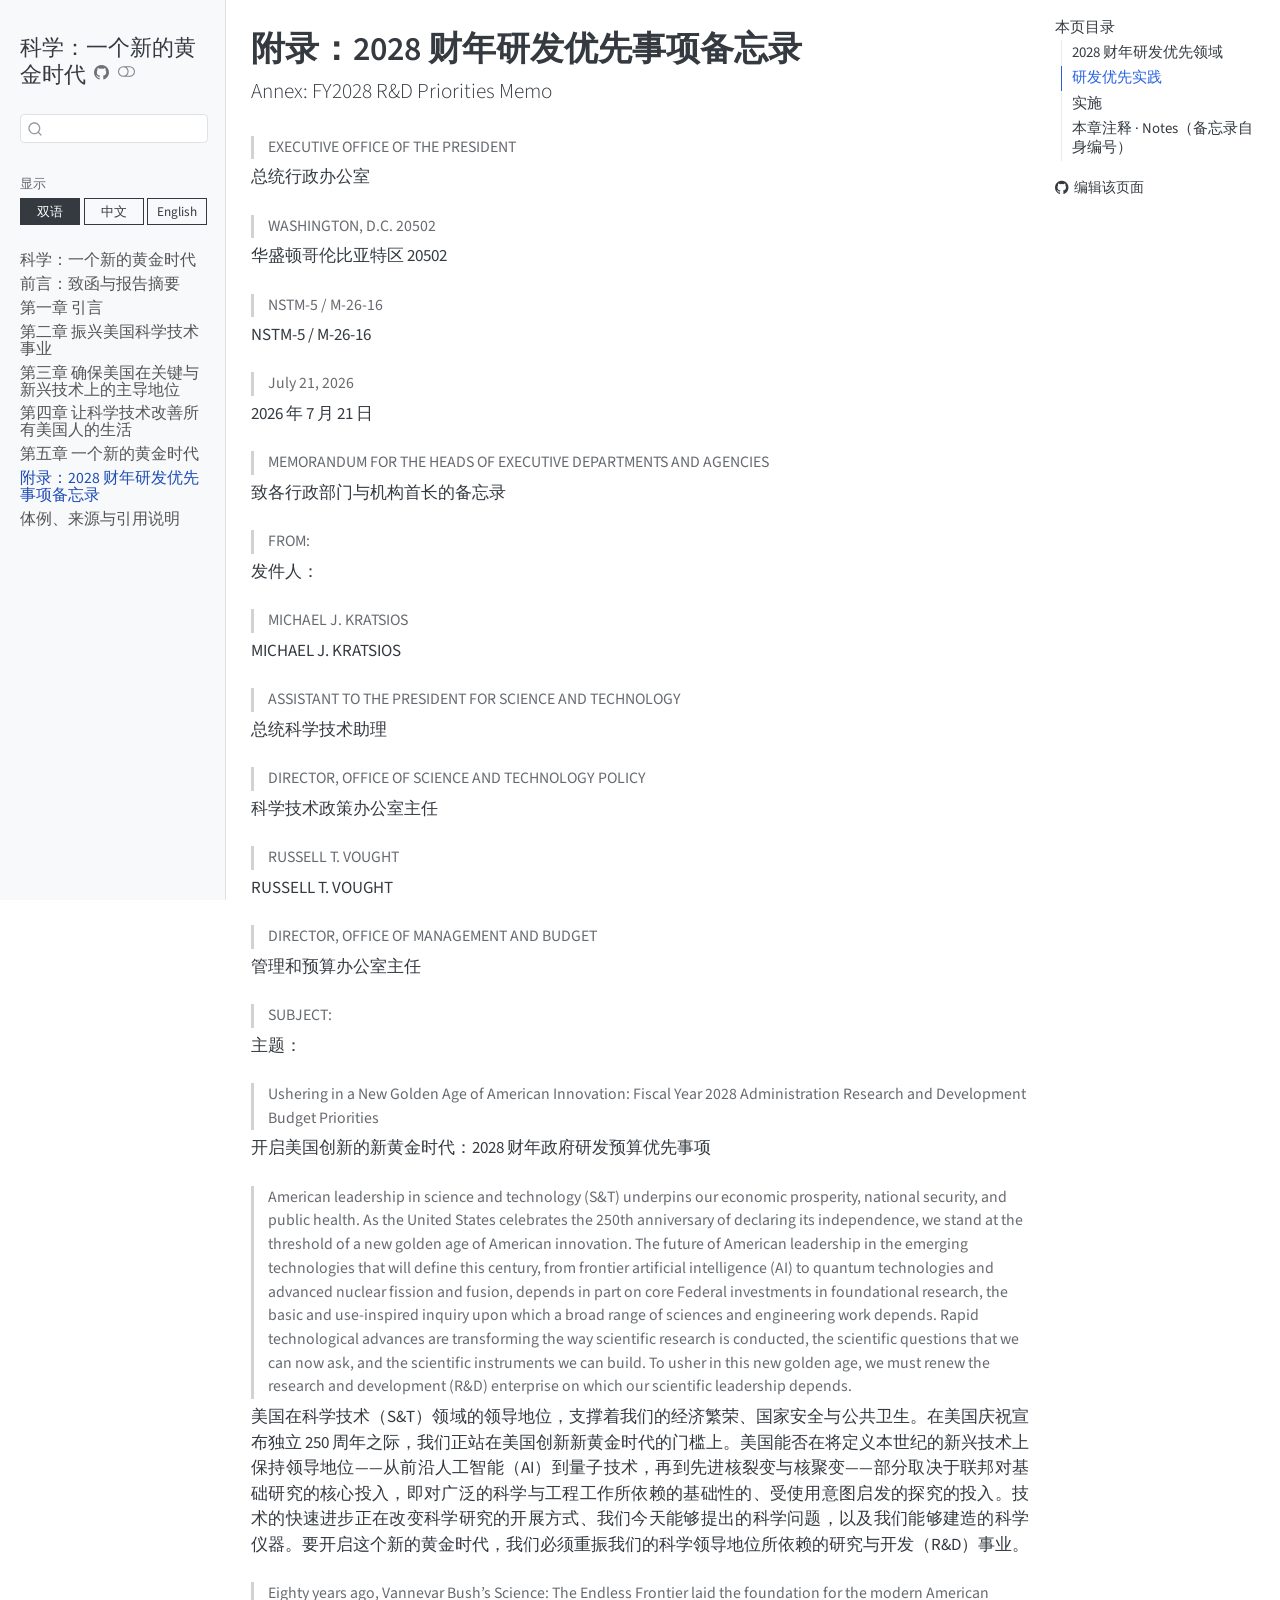
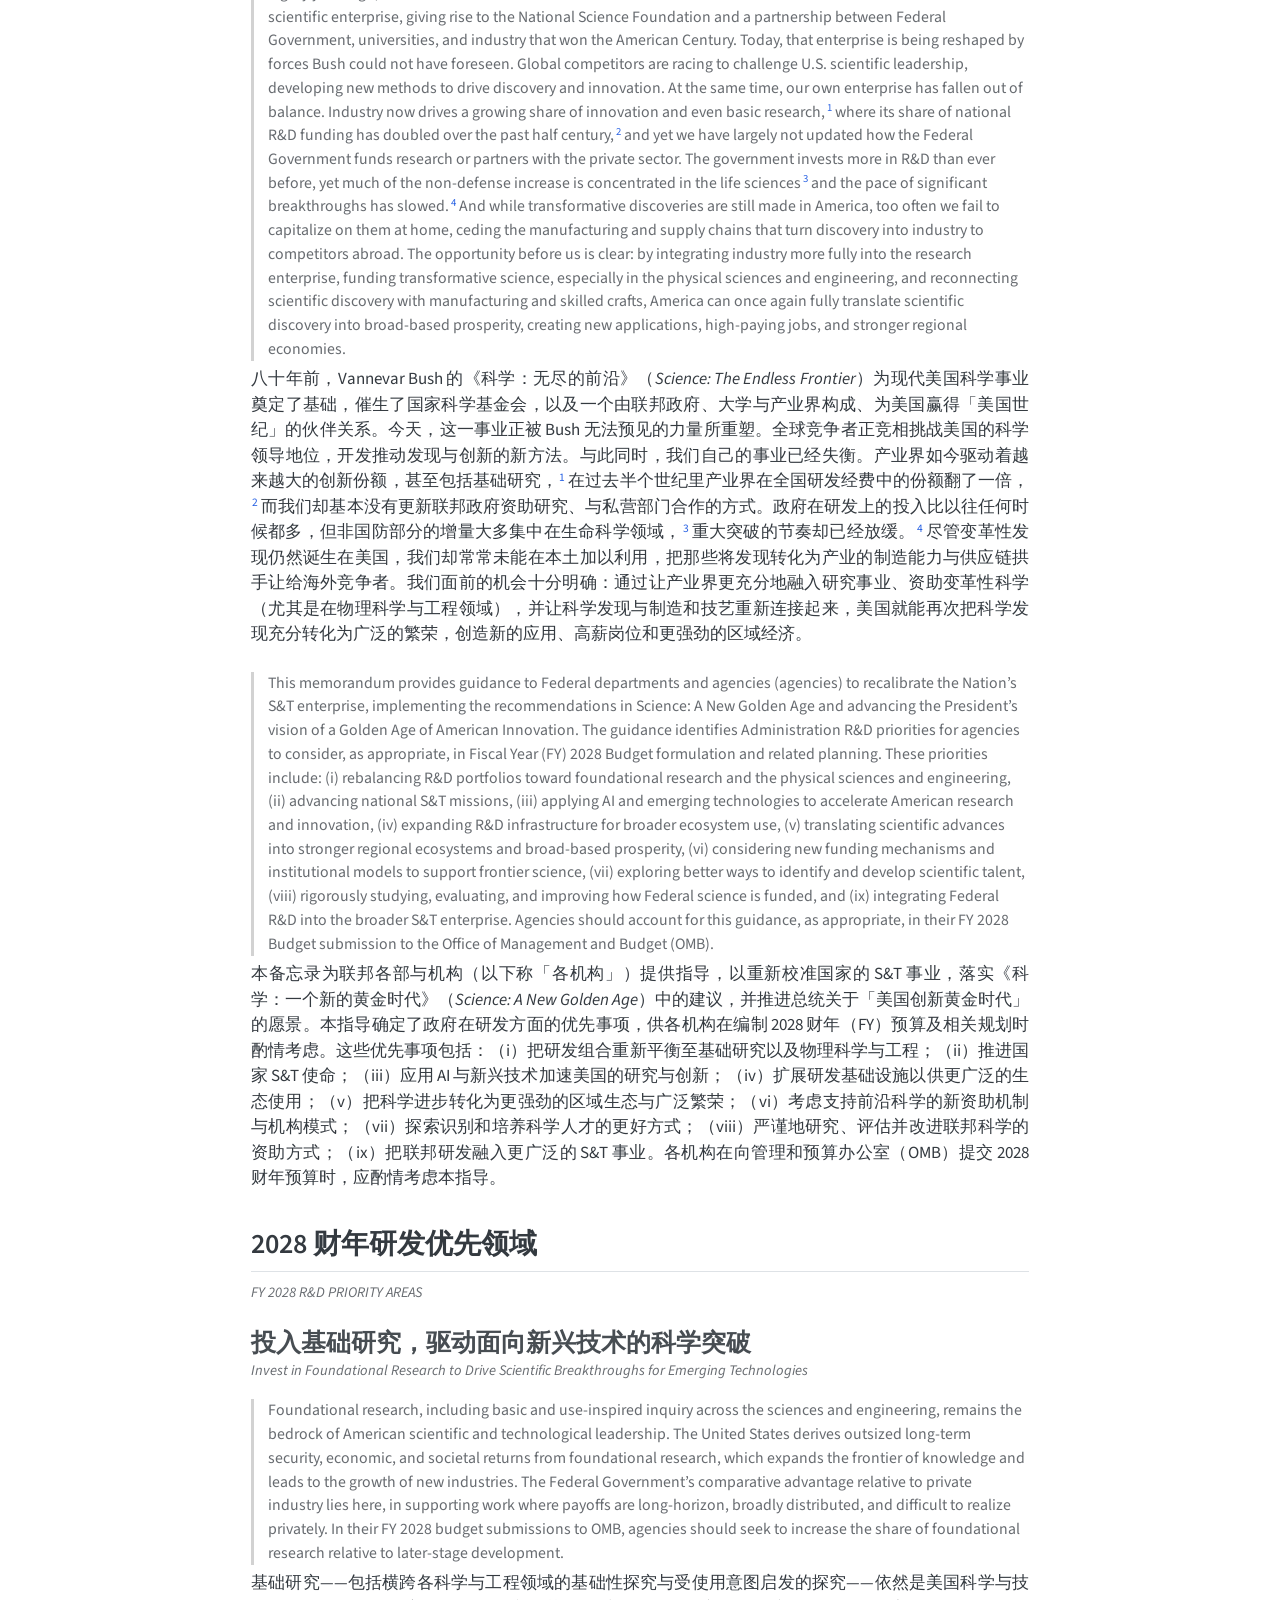
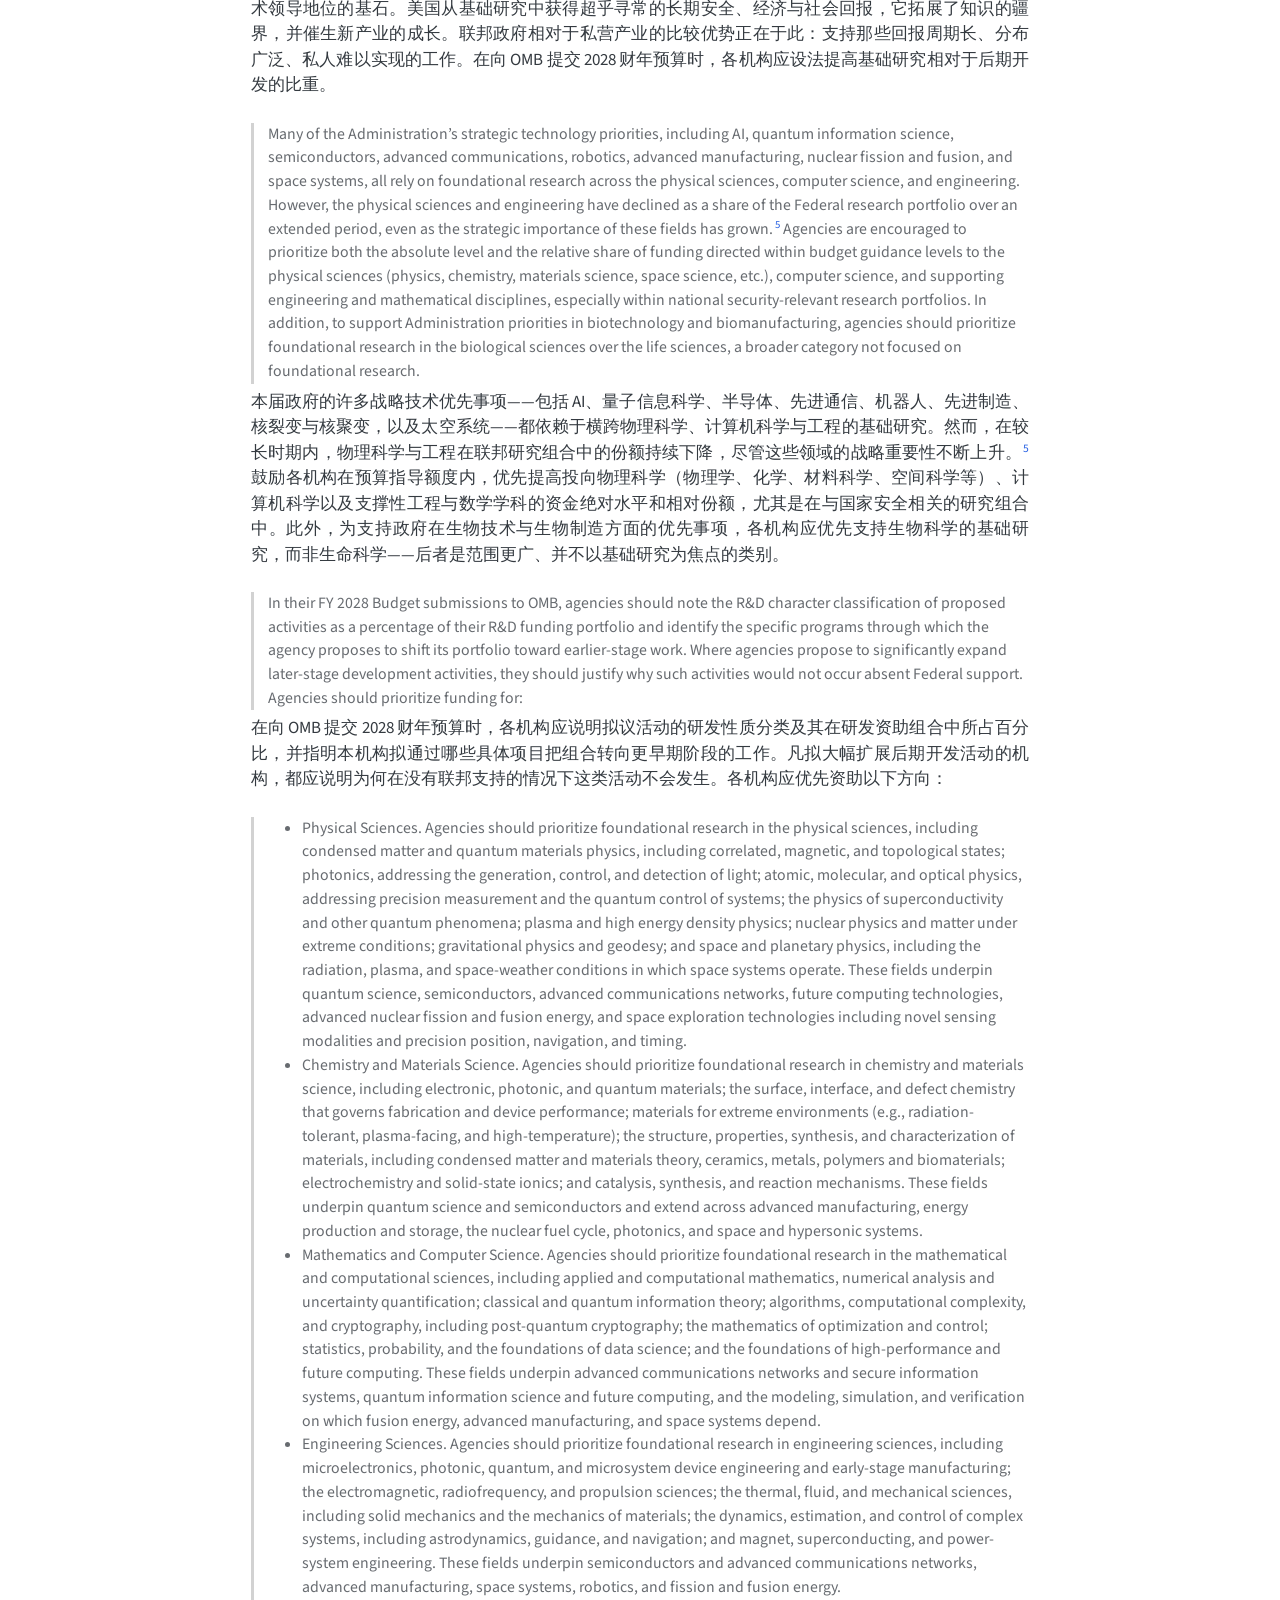
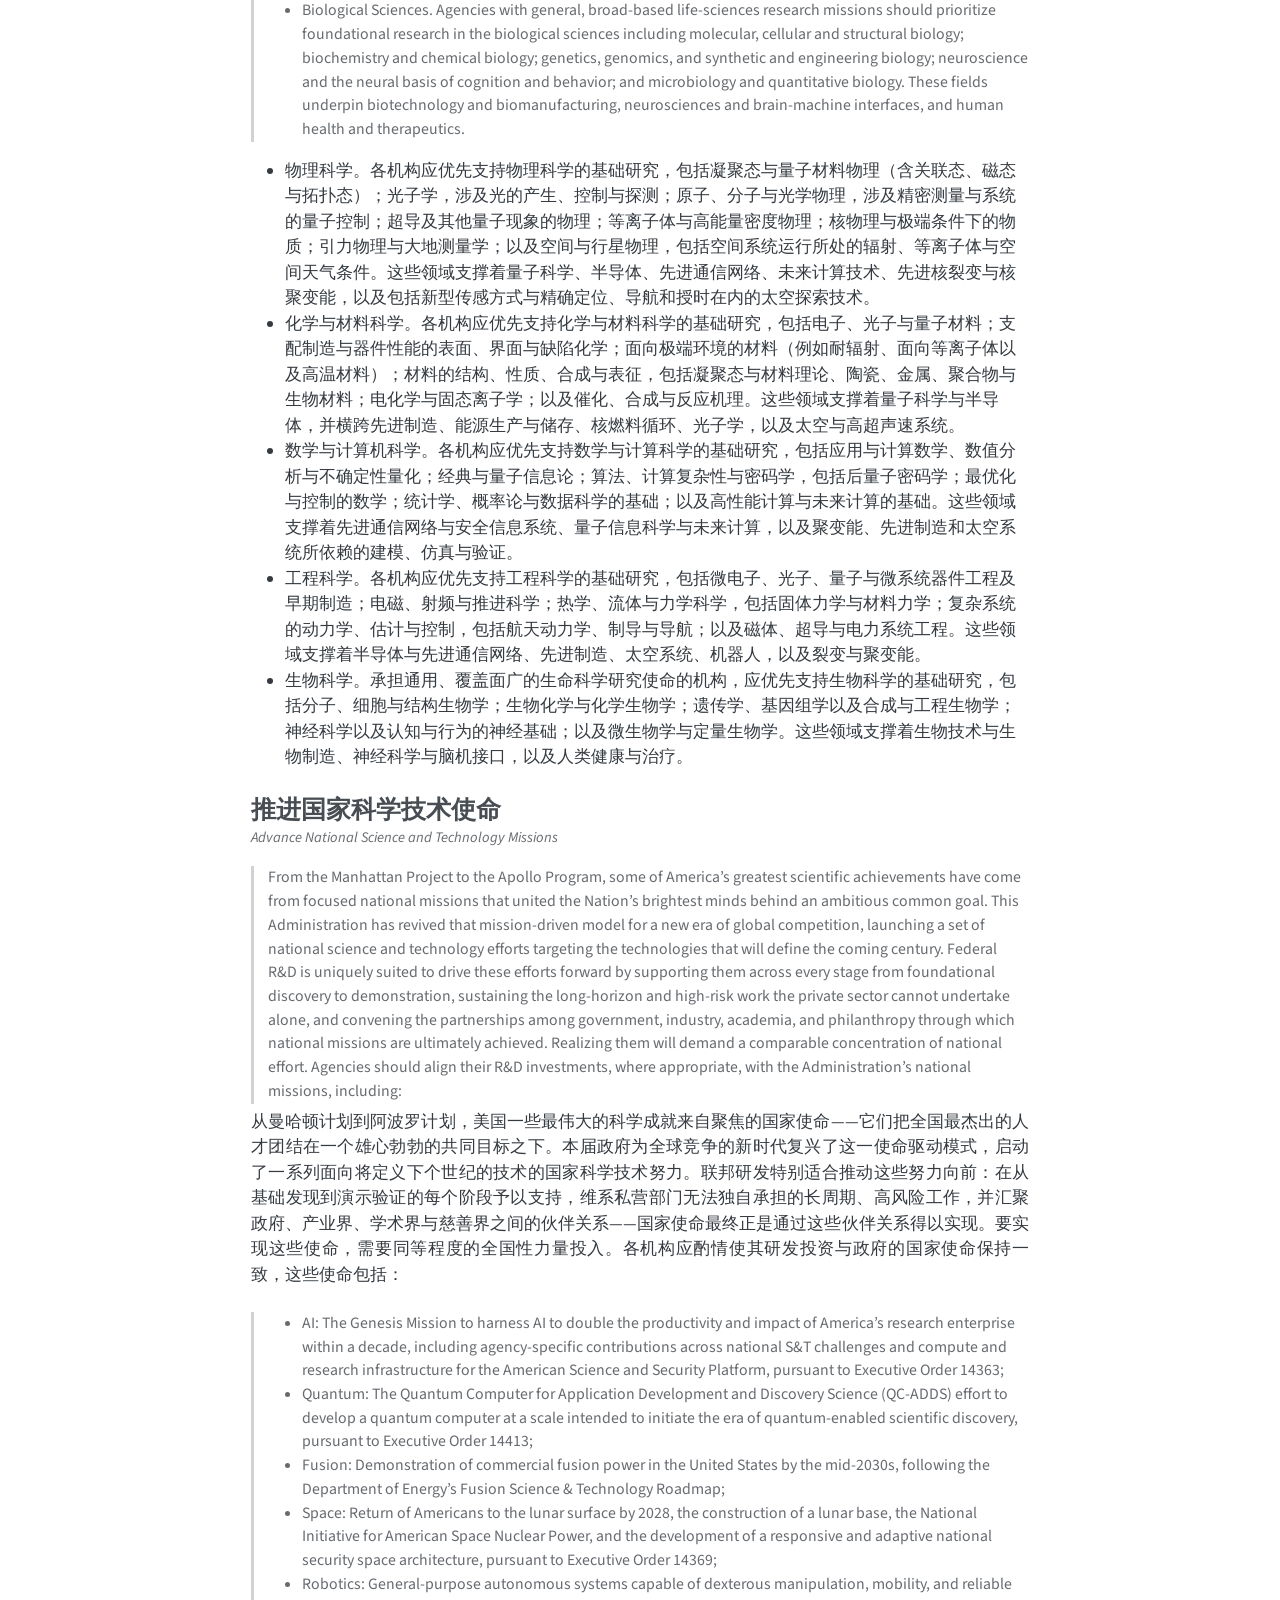
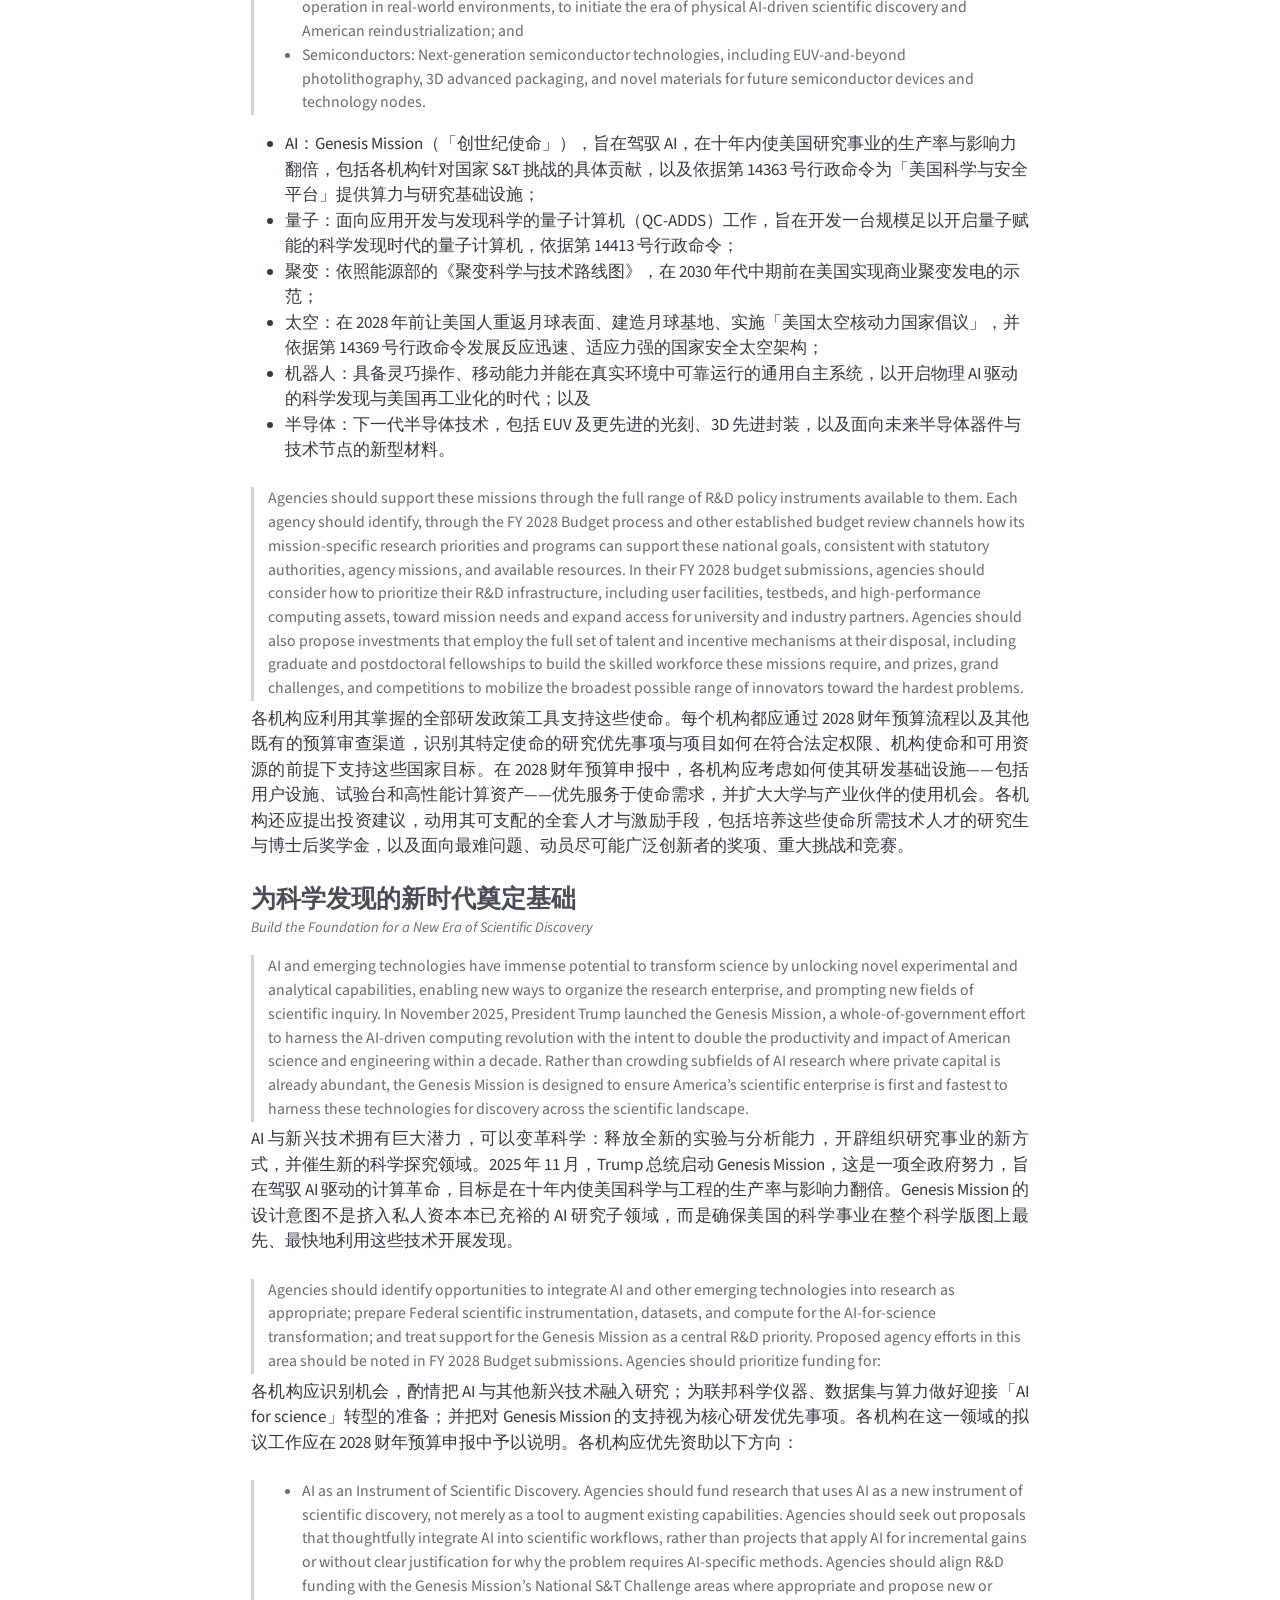
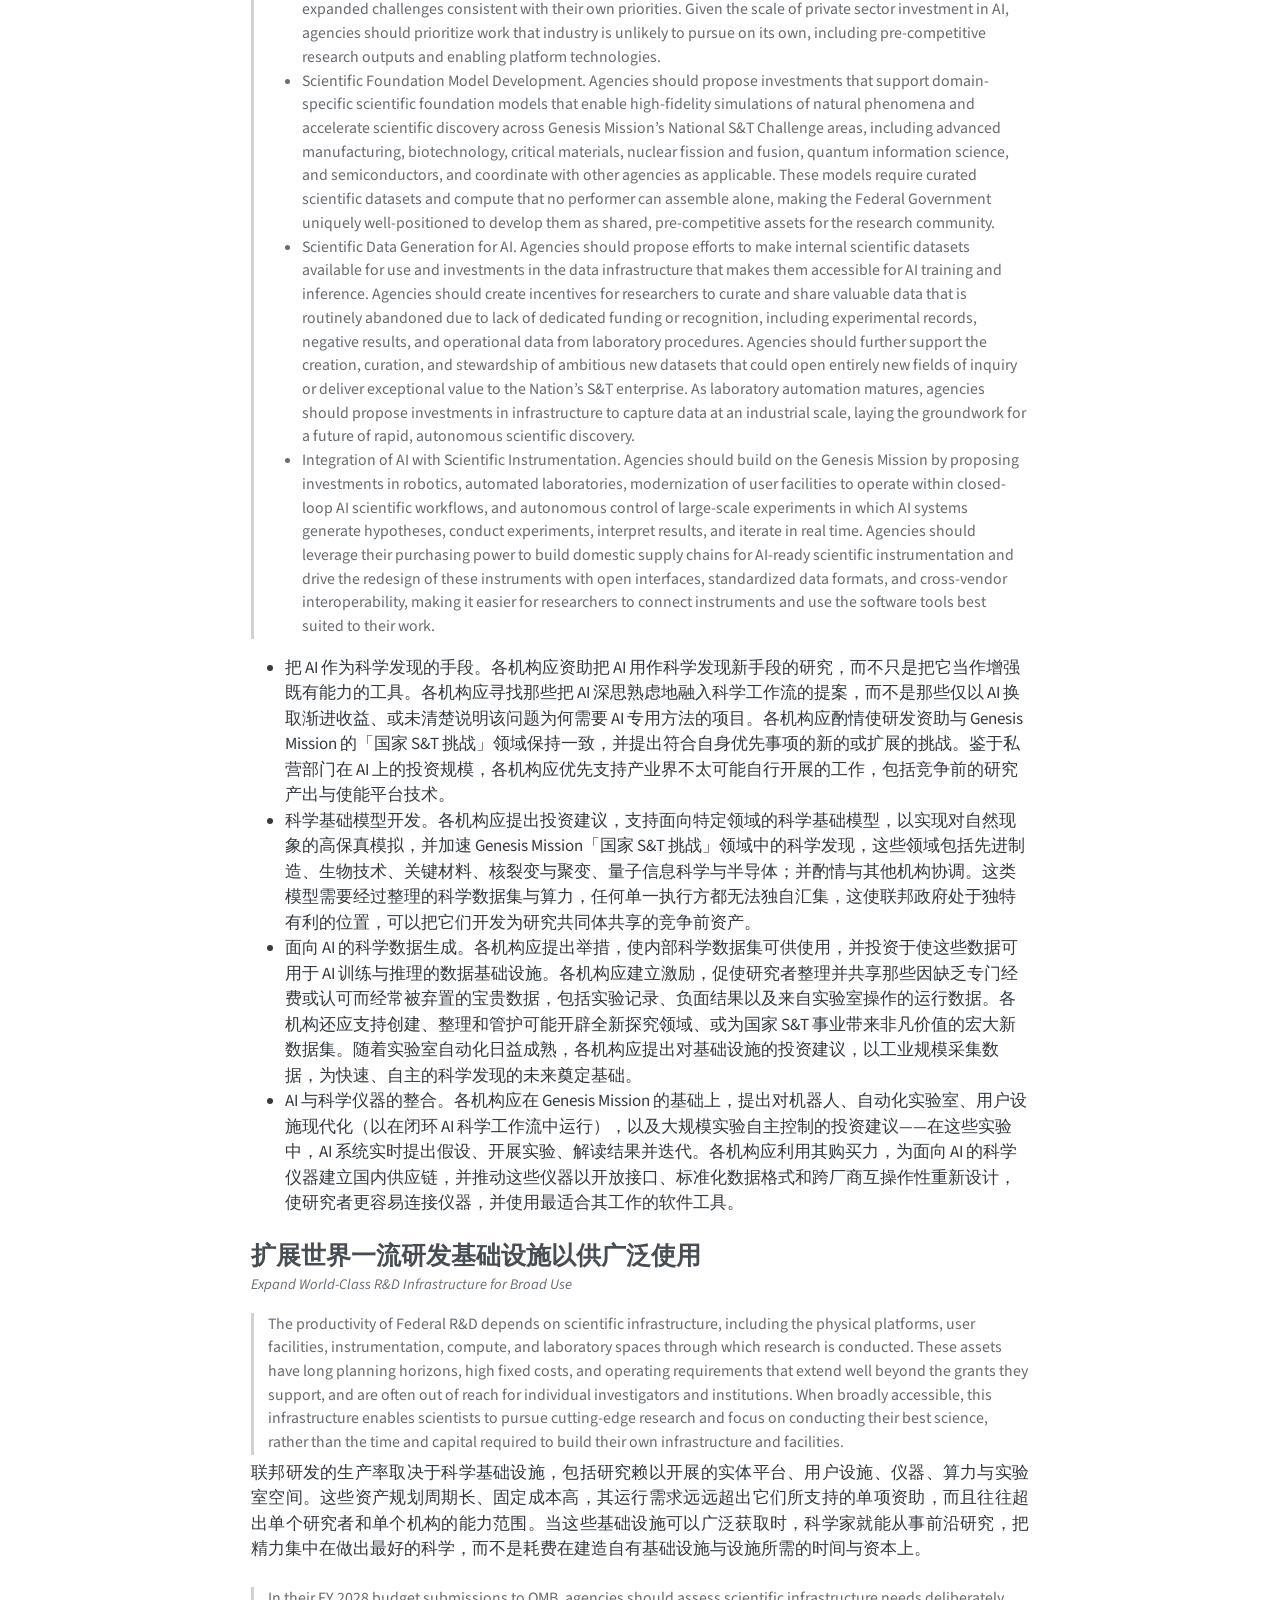
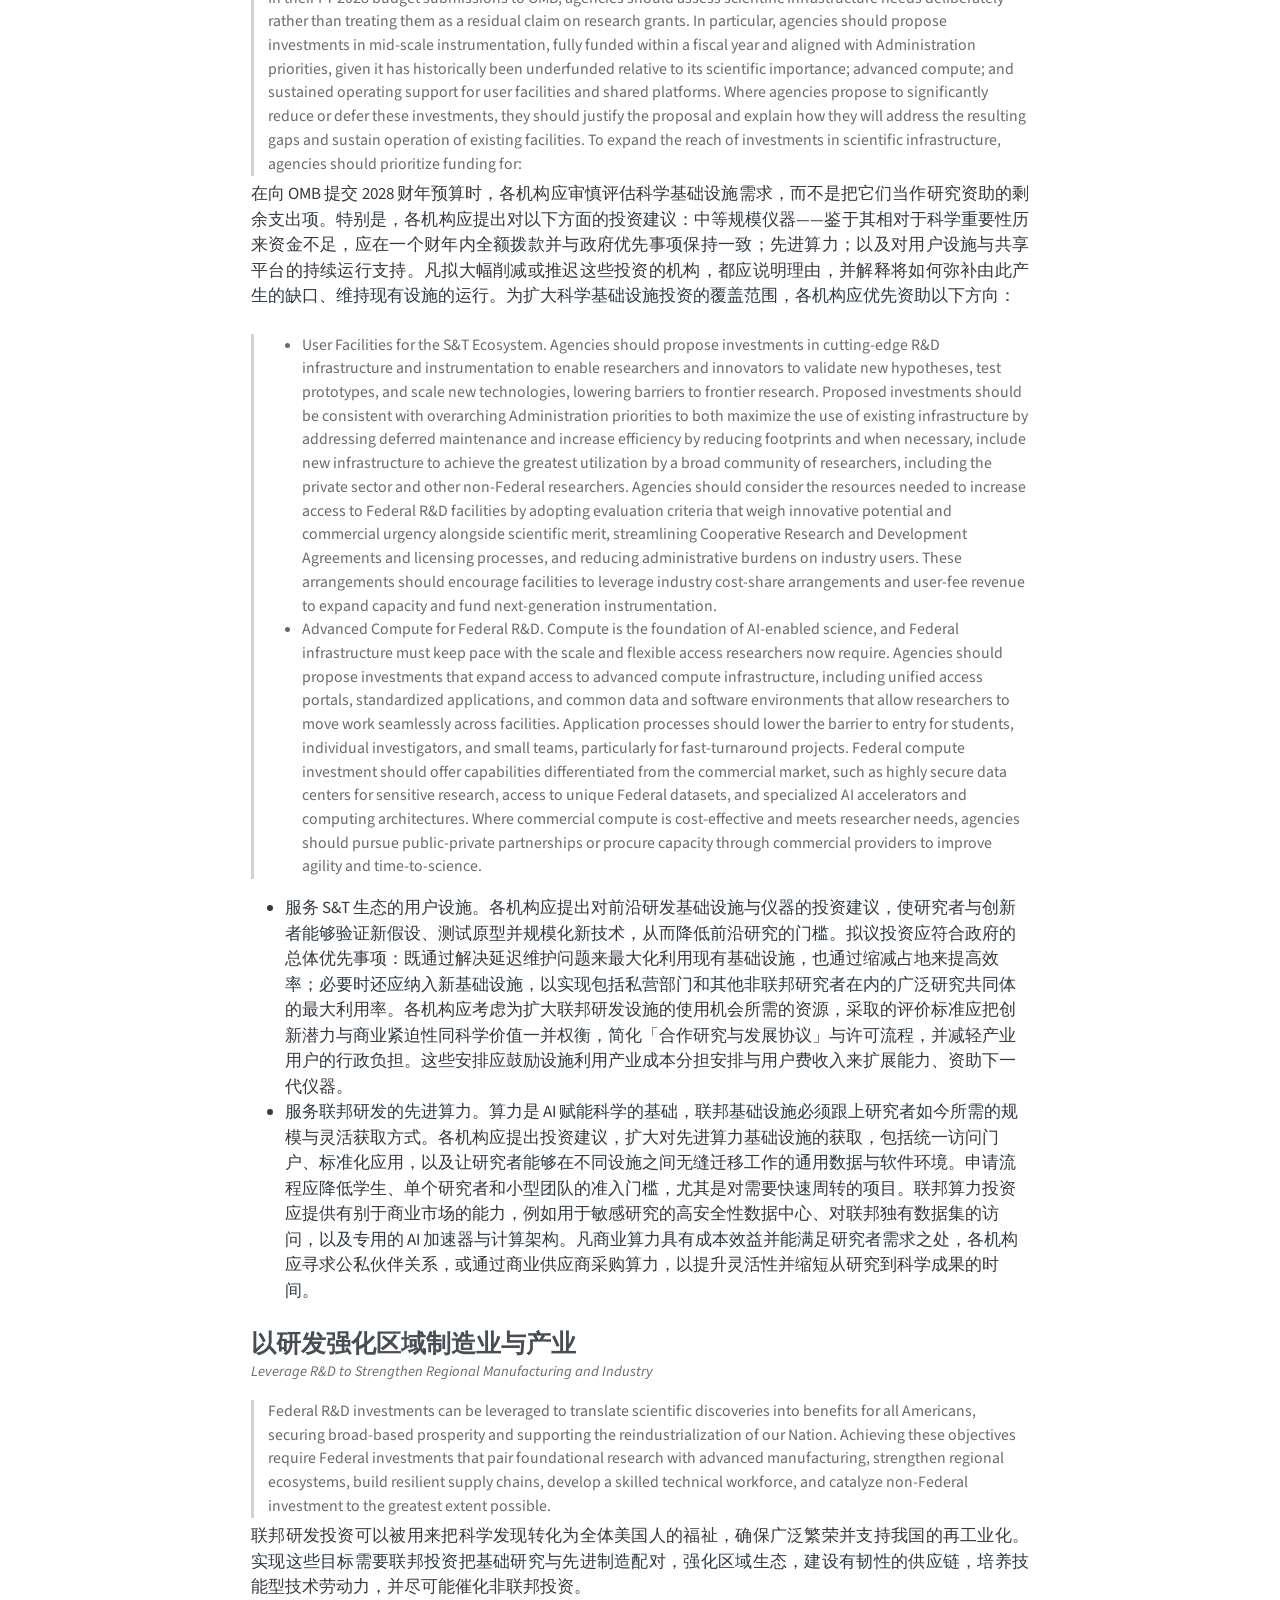
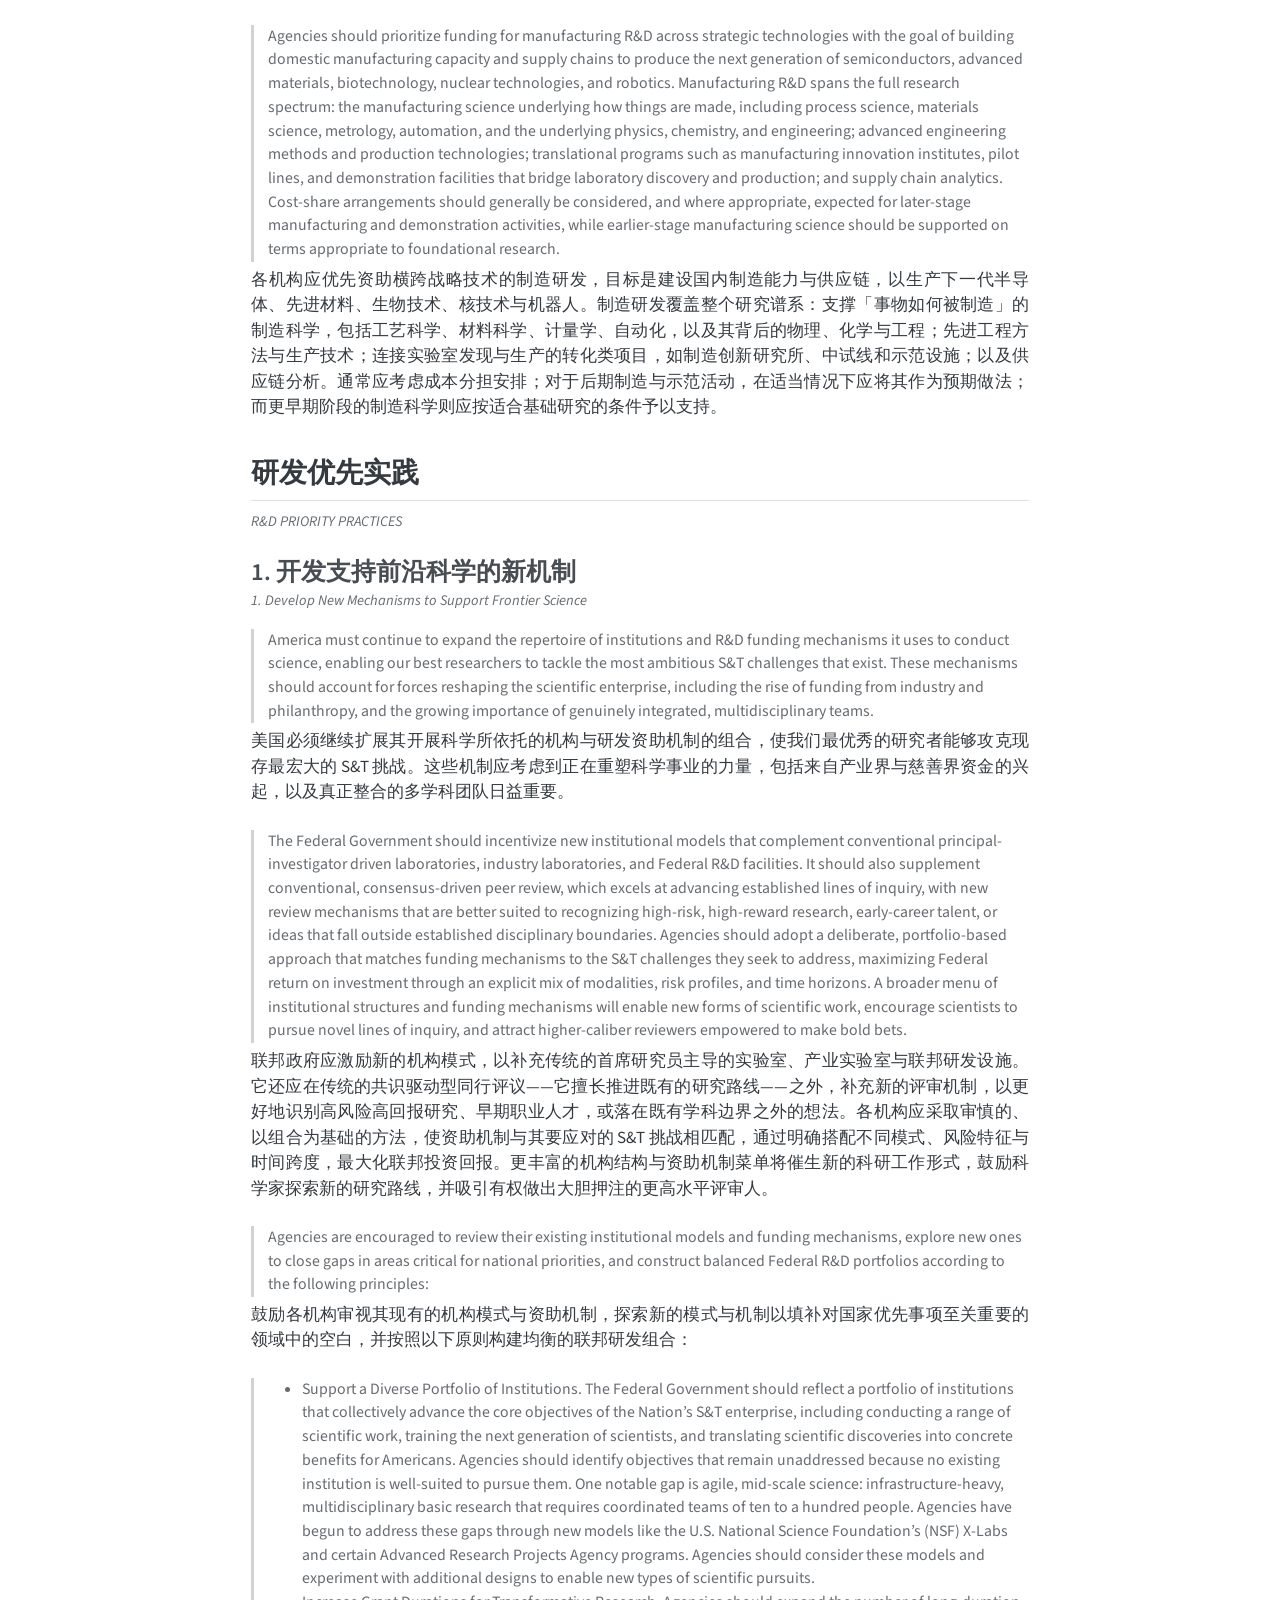
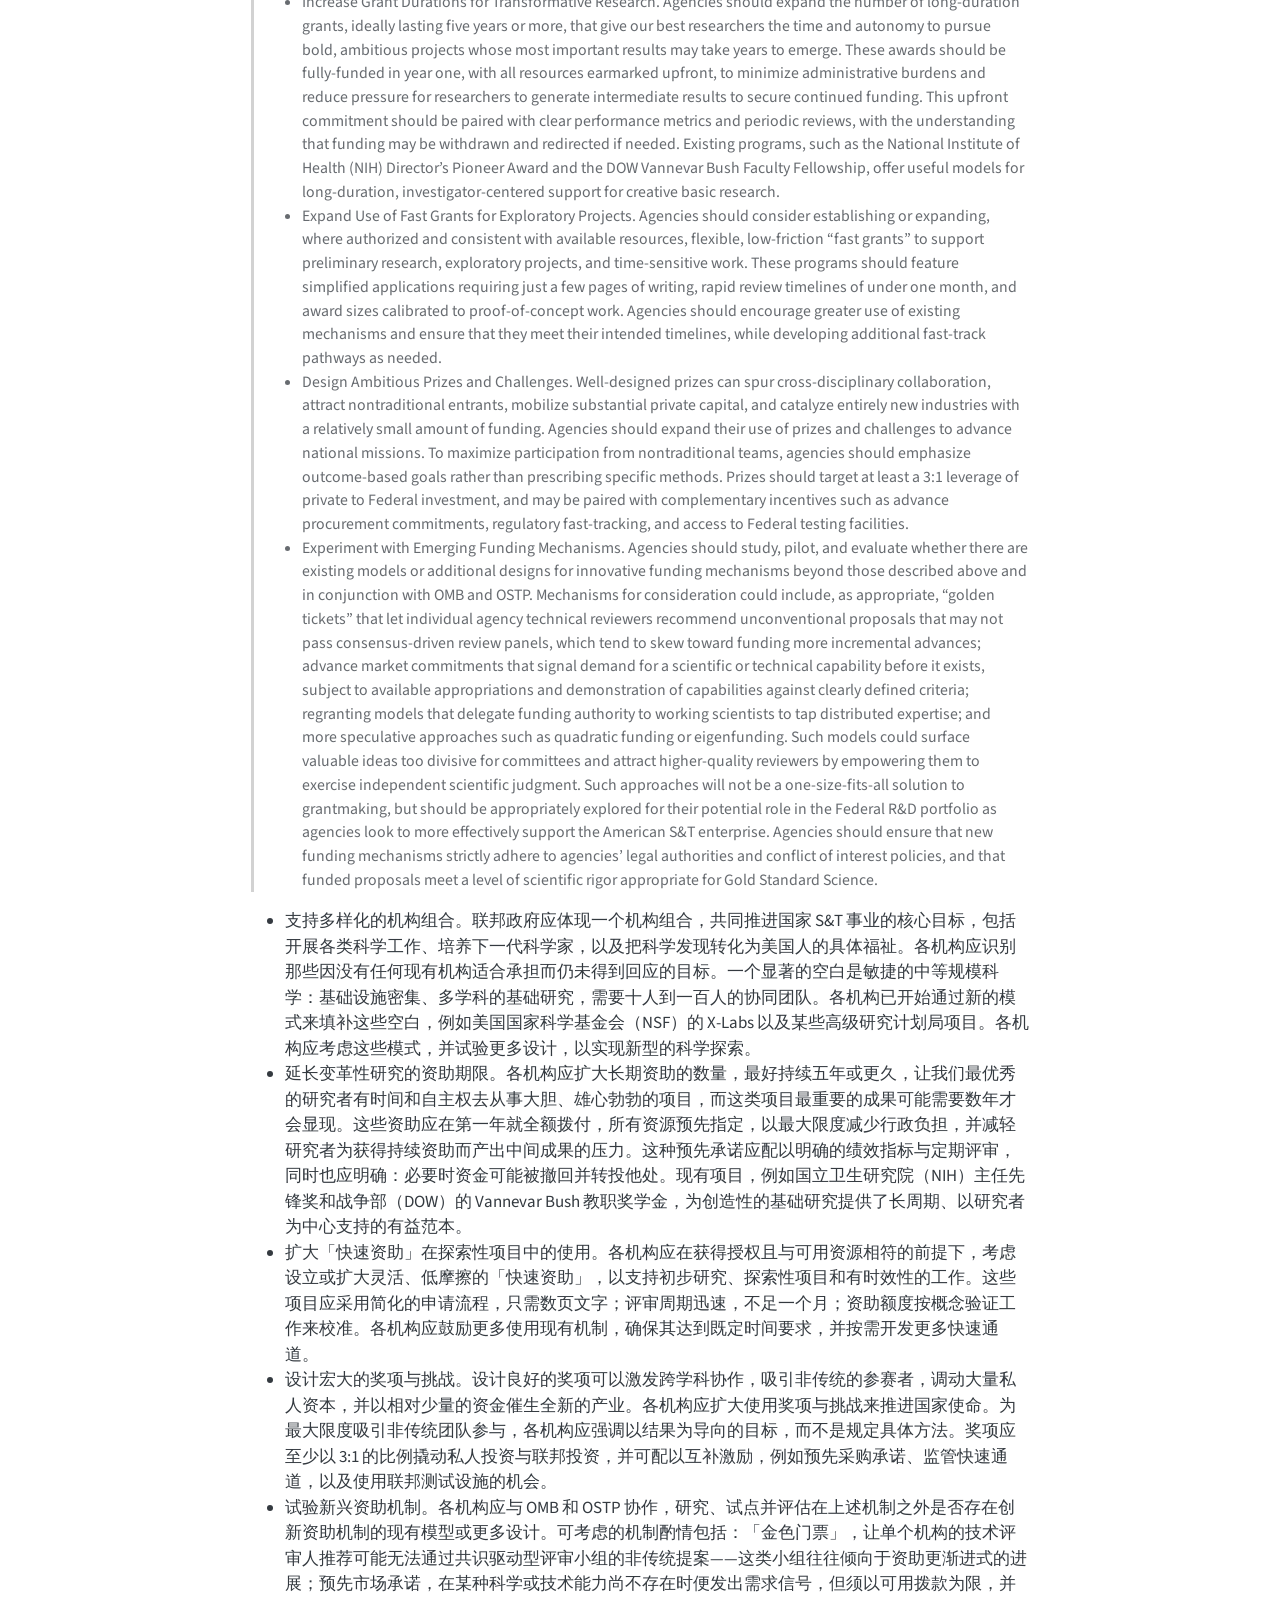
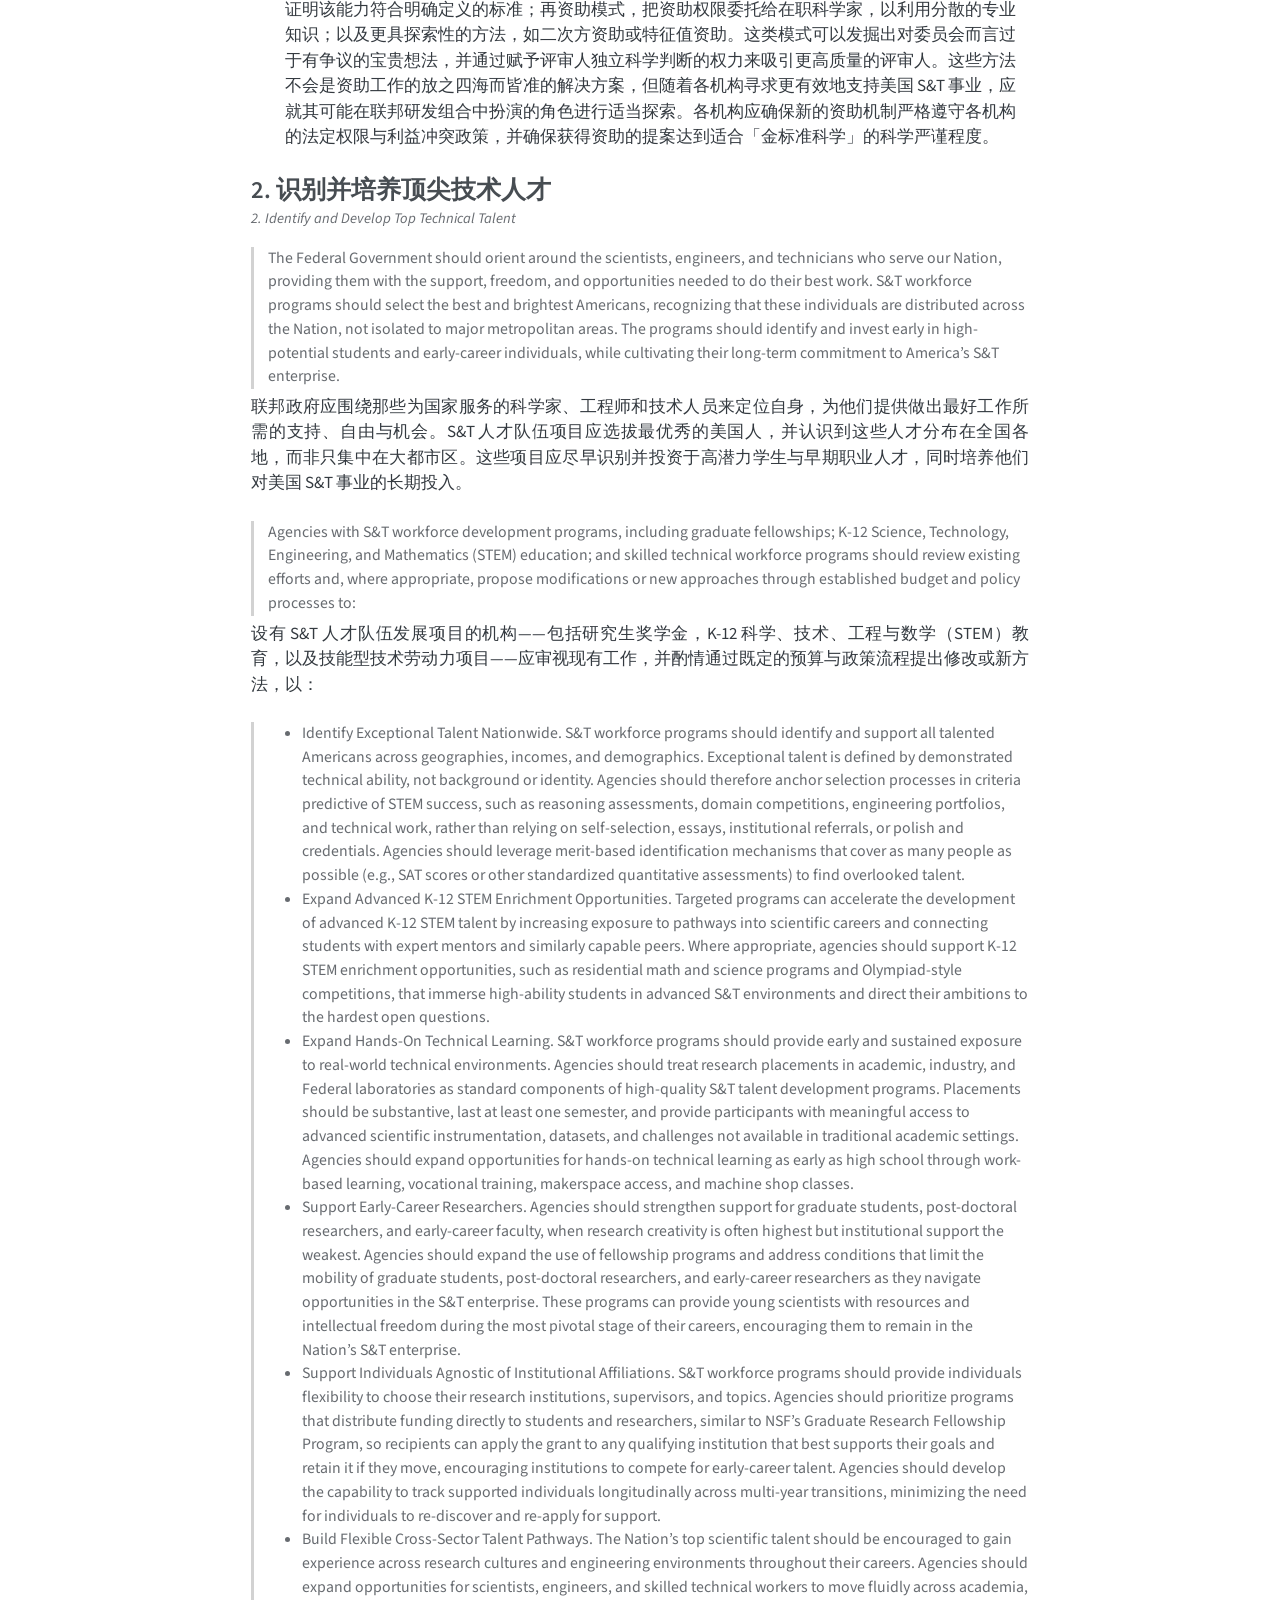
<file: docs/annex-fy2028.html>
<!DOCTYPE html>
<html xmlns="http://www.w3.org/1999/xhtml" lang="zh-Hans" xml:lang="zh-Hans"><head>

<meta charset="utf-8">
<meta name="generator" content="quarto-1.10.18">

<meta name="viewport" content="width=device-width, initial-scale=1.0, user-scalable=yes">


<title>附录：2028 财年研发优先事项备忘录 – 科学：一个新的黄金时代</title>
<style>
/* Default styles provided by pandoc.
** See https://pandoc.org/MANUAL.html#variables-for-html for config info.
*/
span.smallcaps{font-variant: small-caps;}
div.columns{display: flex; gap: 1.5em;}
div.column{flex: auto;}
@media screen {
div.columns{gap: min(4vw, 1.5em);}
div.column{overflow-x: auto;}
}
div.hanging-indent{margin-left: 1.5em; text-indent: -1.5em;}
ul.task-list{list-style: none;}
ul.task-list li input[type="checkbox"] {
  width: 0.8em;
  margin: 0 0.8em 0.2em -1em; /* quarto-specific, see https://github.com/quarto-dev/quarto-cli/issues/4556 */ 
  vertical-align: middle;
}
</style>


<script src="site_libs/quarto-nav/quarto-nav.js"></script>
<script src="site_libs/quarto-nav/headroom.min.js"></script>
<script src="site_libs/clipboard/clipboard.min.js"></script>
<script src="site_libs/quarto-search/autocomplete.umd.js"></script>
<script src="site_libs/quarto-search/fuse.min.js"></script>
<script src="site_libs/quarto-search/quarto-search.js"></script>
<meta name="quarto:offset" content="./">
<link href="./99-colophon.html" rel="next">
<link href="./chapter-05.html" rel="prev">
<script src="site_libs/quarto-html/quarto.js" type="module"></script>
<script src="site_libs/quarto-html/tabsets/tabsets.js" type="module"></script>
<script src="site_libs/quarto-html/popper.min.js"></script>
<script src="site_libs/quarto-html/tippy.umd.min.js"></script>
<script src="site_libs/quarto-html/anchor.min.js"></script>
<link href="site_libs/quarto-html/tippy.css" rel="stylesheet">
<link href="site_libs/quarto-html/quarto-syntax-highlighting-64a204ab8560d761af7679ceaba22944.css" rel="stylesheet" class="quarto-color-scheme" id="quarto-text-highlighting-styles">
<link href="site_libs/quarto-html/quarto-syntax-highlighting-dark-b85bc7c33db8c58e0ec93c3465666fed.css" rel="stylesheet" class="quarto-color-scheme quarto-color-alternate" id="quarto-text-highlighting-styles">
<link href="site_libs/quarto-html/quarto-syntax-highlighting-64a204ab8560d761af7679ceaba22944.css" rel="stylesheet" class="quarto-color-scheme-extra" id="quarto-text-highlighting-styles">
<script src="site_libs/bootstrap/bootstrap.min.js"></script>
<link href="site_libs/bootstrap/bootstrap-icons.css" rel="stylesheet">
<link href="site_libs/bootstrap/bootstrap-fb2572afbb7ae85558aecddd796c2aa5.min.css" rel="stylesheet" append-hash="true" class="quarto-color-scheme" id="quarto-bootstrap" data-mode="light">
<link href="site_libs/bootstrap/bootstrap-dark-28465b6b87aa4d4b3ae6852c24e7e3ea.min.css" rel="stylesheet" append-hash="true" class="quarto-color-scheme quarto-color-alternate" id="quarto-bootstrap" data-mode="dark">
<link href="site_libs/bootstrap/bootstrap-fb2572afbb7ae85558aecddd796c2aa5.min.css" rel="stylesheet" append-hash="true" class="quarto-color-scheme-extra" id="quarto-bootstrap" data-mode="light">
<script id="quarto-search-options" type="application/json">{
  "location": "sidebar",
  "copy-button": false,
  "collapse-after": 3,
  "panel-placement": "start",
  "type": "textbox",
  "limit": 40,
  "keyboard-shortcut": [
    "f",
    "/",
    "s"
  ],
  "language": {
    "search-no-results-text": "没有结果",
    "search-matching-documents-text": "匹配的文档",
    "search-copy-link-title": "复制搜索链接",
    "search-hide-matches-text": "隐藏其它匹配结果",
    "search-more-match-text": "更多匹配结果",
    "search-more-matches-text": "更多匹配结果",
    "search-clear-button-title": "清除",
    "search-text-placeholder": "",
    "search-detached-cancel-button-title": "取消",
    "search-submit-button-title": "提交",
    "search-label": "搜索"
  }
}</script>
<style>html{ scroll-behavior: smooth; }</style>
<!-- 在首屏渲染前套用语言模式（URL 参数 ?lang=zh|en|both 优先，其次 localStorage），
     避免"中文"模式下先闪现英文。 -->
<script>
  (function () {
    var mode = null;
    try {
      var asked = (window.location.search.match(/[?&]lang=(both|zh|en)(?:&|$)/) || [])[1];
      if (asked) {
        mode = asked;
        window.localStorage.setItem("snga-lang-mode", asked);
      } else {
        var saved = window.localStorage.getItem("snga-lang-mode");
        if (saved === "zh" || saved === "en" || saved === "both") mode = saved;
      }
    } catch (e) {
      /* 隐私模式下 localStorage 不可用；默认双语 */
    }
    if (mode && mode !== "both") document.documentElement.setAttribute("data-lang-mode", mode);
  })();
</script>


<link rel="stylesheet" href="styles.css">
</head>

<body class="nav-sidebar docked quarto-light"><script id="quarto-html-before-body" type="application/javascript">
    const toggleBodyColorMode = (bsSheetEl) => {
      const mode = bsSheetEl.getAttribute("data-mode");
      const bodyEl = window.document.querySelector("body");
      if (mode === "dark") {
        bodyEl.classList.add("quarto-dark");
        bodyEl.classList.remove("quarto-light");
      } else {
        bodyEl.classList.add("quarto-light");
        bodyEl.classList.remove("quarto-dark");
      }
    }
    const toggleBodyColorPrimary = () => {
      const bsSheetEl = window.document.querySelector("link#quarto-bootstrap:not([rel=disabled-stylesheet])");
      if (bsSheetEl) {
        toggleBodyColorMode(bsSheetEl);
      }
    }
    const setColorSchemeToggle = (alternate) => {
      const toggles = window.document.querySelectorAll('.quarto-color-scheme-toggle');
      for (let i=0; i < toggles.length; i++) {
        const toggle = toggles[i];
        if (toggle) {
          if (alternate) {
            toggle.classList.add("alternate");
          } else {
            toggle.classList.remove("alternate");
          }
        }
      }
    };
    const toggleColorMode = (alternate) => {
      // Switch the stylesheets
      const primaryStylesheets = window.document.querySelectorAll('link.quarto-color-scheme:not(.quarto-color-alternate)');
      const alternateStylesheets = window.document.querySelectorAll('link.quarto-color-scheme.quarto-color-alternate');
      manageTransitions('#quarto-margin-sidebar .nav-link', false);
      if (alternate) {
        // note: dark is layered on light, we don't disable primary!
        enableStylesheet(alternateStylesheets);
        for (const sheetNode of alternateStylesheets) {
          if (sheetNode.id === "quarto-bootstrap") {
            toggleBodyColorMode(sheetNode);
          }
        }
      } else {
        disableStylesheet(alternateStylesheets);
        enableStylesheet(primaryStylesheets)
        toggleBodyColorPrimary();
      }
      manageTransitions('#quarto-margin-sidebar .nav-link', true);
      // Switch the toggles
      setColorSchemeToggle(alternate)
      // Hack to workaround the fact that safari doesn't
      // properly recolor the scrollbar when toggling (#1455)
      if (navigator.userAgent.indexOf('Safari') > 0 && navigator.userAgent.indexOf('Chrome') == -1) {
        manageTransitions("body", false);
        window.scrollTo(0, 1);
        setTimeout(() => {
          window.scrollTo(0, 0);
          manageTransitions("body", true);
        }, 40);
      }
    }
    const disableStylesheet = (stylesheets) => {
      for (let i=0; i < stylesheets.length; i++) {
        const stylesheet = stylesheets[i];
        stylesheet.rel = 'disabled-stylesheet';
      }
    }
    const enableStylesheet = (stylesheets) => {
      for (let i=0; i < stylesheets.length; i++) {
        const stylesheet = stylesheets[i];
        if(stylesheet.rel !== 'stylesheet') { // for Chrome, which will still FOUC without this check
          stylesheet.rel = 'stylesheet';
        }
      }
    }
    const manageTransitions = (selector, allowTransitions) => {
      const els = window.document.querySelectorAll(selector);
      for (let i=0; i < els.length; i++) {
        const el = els[i];
        if (allowTransitions) {
          el.classList.remove('notransition');
        } else {
          el.classList.add('notransition');
        }
      }
    }
    const isFileUrl = () => {
      return window.location.protocol === 'file:';
    }
    const hasAlternateSentinel = () => {
      let styleSentinel = getColorSchemeSentinel();
      if (styleSentinel !== null) {
        return styleSentinel === "alternate";
      } else {
        return false;
      }
    }
    const setStyleSentinel = (alternate) => {
      const value = alternate ? "alternate" : "default";
      if (!isFileUrl()) {
        window.localStorage.setItem("quarto-color-scheme", value);
      } else {
        localAlternateSentinel = value;
      }
    }
    const getColorSchemeSentinel = () => {
      if (!isFileUrl()) {
        const storageValue = window.localStorage.getItem("quarto-color-scheme");
        return storageValue != null ? storageValue : localAlternateSentinel;
      } else {
        return localAlternateSentinel;
      }
    }
    const toggleGiscusIfUsed = (isAlternate, darkModeDefault) => {
      const baseTheme = document.querySelector('#giscus-base-theme')?.value ?? 'light';
      const alternateTheme = document.querySelector('#giscus-alt-theme')?.value ?? 'dark';
      let newTheme = '';
      if(authorPrefersDark) {
        newTheme = isAlternate ? baseTheme : alternateTheme;
      } else {
        newTheme = isAlternate ? alternateTheme : baseTheme;
      }
      const changeGiscusTheme = () => {
        // From: https://github.com/giscus/giscus/issues/336
        const sendMessage = (message) => {
          const iframe = document.querySelector('iframe.giscus-frame');
          if (!iframe) return;
          iframe.contentWindow.postMessage({ giscus: message }, 'https://giscus.app');
        }
        sendMessage({
          setConfig: {
            theme: newTheme
          }
        });
      }
      const isGiscussLoaded = window.document.querySelector('iframe.giscus-frame') !== null;
      if (isGiscussLoaded) {
        changeGiscusTheme();
      }
    };
    const authorPrefersDark = false;
    const darkModeDefault = authorPrefersDark;
      document.querySelector('link#quarto-text-highlighting-styles.quarto-color-scheme-extra').rel = 'disabled-stylesheet';
      document.querySelector('link#quarto-bootstrap.quarto-color-scheme-extra').rel = 'disabled-stylesheet';
    let localAlternateSentinel = darkModeDefault ? 'alternate' : 'default';
    // Dark / light mode switch
    window.quartoToggleColorScheme = () => {
      // Read the current dark / light value
      let toAlternate = !hasAlternateSentinel();
      toggleColorMode(toAlternate);
      setStyleSentinel(toAlternate);
      toggleGiscusIfUsed(toAlternate, darkModeDefault);
      window.dispatchEvent(new Event('resize'));
    };
    // Switch to dark mode if need be
    if (hasAlternateSentinel()) {
      toggleColorMode(true);
    } else {
      toggleColorMode(false);
    }
  </script>

<div id="quarto-search-results"></div>
  <header id="quarto-header" class="headroom fixed-top">
  <nav class="quarto-secondary-nav">
    <div class="container-fluid d-flex">
      <button type="button" class="quarto-btn-toggle btn" data-bs-toggle="collapse" role="button" data-bs-target=".quarto-sidebar-collapse-item" aria-controls="quarto-sidebar" aria-expanded="false" aria-label="展开或折叠侧边栏导航" onclick="if (window.quartoToggleHeadroom) { window.quartoToggleHeadroom(); }">
        <i class="bi bi-layout-text-sidebar-reverse"></i>
      </button>
        <nav class="quarto-page-breadcrumbs" aria-label="breadcrumb"><ol class="breadcrumb"><li class="breadcrumb-item"><a href="./annex-fy2028.html"><span class="chapter-title">附录：2028 财年研发优先事项备忘录</span></a></li></ol></nav>
        <a class="flex-grow-1" role="navigation" data-bs-toggle="collapse" data-bs-target=".quarto-sidebar-collapse-item" aria-controls="quarto-sidebar" aria-expanded="false" aria-label="展开或折叠侧边栏导航" onclick="if (window.quartoToggleHeadroom) { window.quartoToggleHeadroom(); }">      
        </a>
      <button type="button" class="btn quarto-search-button" aria-label="搜索" onclick="window.quartoOpenSearch();">
        <i class="bi bi-search"></i>
      </button>
    </div>
  </nav>
</header>
<!-- content -->
<div id="quarto-content" class="quarto-container page-columns page-rows-contents page-layout-article">
<!-- sidebar -->
  <nav id="quarto-sidebar" class="sidebar collapse collapse-horizontal quarto-sidebar-collapse-item sidebar-navigation docked overflow-auto">
    <div class="pt-lg-2 mt-2 text-left sidebar-header">
    <div class="sidebar-title mb-0 py-0">
      <a href="./">科学：一个新的黄金时代</a> 
        <div class="sidebar-tools-main">
    <a href="https://github.com/cxy0714/Science-A-New-Golden-Age/tree/main/web/" title="源代码" class="quarto-navigation-tool px-1" aria-label="源代码"><i class="bi bi-github"></i></a>
  <a href="" class="quarto-color-scheme-toggle quarto-navigation-tool  px-1" onclick="window.quartoToggleColorScheme(); return false;" title="切换深色模式"><i class="bi"></i></a>
</div>
    </div>
      </div>
        <div class="mt-2 flex-shrink-0 align-items-center">
        <div class="sidebar-search">
        <div id="quarto-search" class="" title="搜索"></div>
        </div>
        </div>
    <div class="sidebar-menu-container"> 
    <ul class="list-unstyled mt-1">
        <li class="sidebar-item">
  <div class="sidebar-item-container"> 
  <a href="./index.html" class="sidebar-item-text sidebar-link"><span class="chapter-title">科学：一个新的黄金时代</span></a>
  </div>
</li>
        <li class="sidebar-item">
  <div class="sidebar-item-container"> 
  <a href="./front.html" class="sidebar-item-text sidebar-link"><span class="chapter-title">前言：致函与报告摘要</span></a>
  </div>
</li>
        <li class="sidebar-item">
  <div class="sidebar-item-container"> 
  <a href="./chapter-01.html" class="sidebar-item-text sidebar-link"><span class="chapter-title">第一章 引言</span></a>
  </div>
</li>
        <li class="sidebar-item">
  <div class="sidebar-item-container"> 
  <a href="./chapter-02.html" class="sidebar-item-text sidebar-link"><span class="chapter-title">第二章 振兴美国科学技术事业</span></a>
  </div>
</li>
        <li class="sidebar-item">
  <div class="sidebar-item-container"> 
  <a href="./chapter-03.html" class="sidebar-item-text sidebar-link"><span class="chapter-title">第三章 确保美国在关键与新兴技术上的主导地位</span></a>
  </div>
</li>
        <li class="sidebar-item">
  <div class="sidebar-item-container"> 
  <a href="./chapter-04.html" class="sidebar-item-text sidebar-link"><span class="chapter-title">第四章 让科学技术改善所有美国人的生活</span></a>
  </div>
</li>
        <li class="sidebar-item">
  <div class="sidebar-item-container"> 
  <a href="./chapter-05.html" class="sidebar-item-text sidebar-link"><span class="chapter-title">第五章 一个新的黄金时代</span></a>
  </div>
</li>
        <li class="sidebar-item">
  <div class="sidebar-item-container"> 
  <a href="./annex-fy2028.html" class="sidebar-item-text sidebar-link active"><span class="chapter-title">附录：2028 财年研发优先事项备忘录</span></a>
  </div>
</li>
        <li class="sidebar-item">
  <div class="sidebar-item-container"> 
  <a href="./99-colophon.html" class="sidebar-item-text sidebar-link"><span class="chapter-title">体例、来源与引用说明</span></a>
  </div>
</li>
    </ul>
    </div>
</nav>
<div id="quarto-sidebar-glass" class="quarto-sidebar-collapse-item" data-bs-toggle="collapse" data-bs-target=".quarto-sidebar-collapse-item"></div>
<!-- margin-sidebar -->
    <div id="quarto-margin-sidebar" class="sidebar margin-sidebar">
        <nav id="TOC" role="doc-toc" class="toc-active">
    <h2 id="toc-title">本页目录</h2>
   
  <ul class="collapse">
  <li><a href="#财年研发优先领域" id="toc-财年研发优先领域" class="nav-link active" data-scroll-target="#财年研发优先领域">2028 财年研发优先领域</a></li>
  <li><a href="#研发优先实践" id="toc-研发优先实践" class="nav-link" data-scroll-target="#研发优先实践">研发优先实践</a></li>
  <li><a href="#实施" id="toc-实施" class="nav-link" data-scroll-target="#实施">实施</a></li>
  <li><a href="#本章注释-notes备忘录自身编号" id="toc-本章注释-notes备忘录自身编号" class="nav-link" data-scroll-target="#本章注释-notes备忘录自身编号">本章注释 · Notes（备忘录自身编号）</a></li>
  </ul>
<div class="toc-actions"><ul class="collapse"><li><a href="https://github.com/cxy0714/Science-A-New-Golden-Age/edit/main/web/annex-fy2028.qmd" class="toc-action"><i class="bi bi-github"></i>编辑该页面</a></li></ul></div></nav>
    </div>
<!-- main -->
<main class="content" id="quarto-document-content">


<header id="title-block-header" class="quarto-title-block default">
<div class="quarto-title">
<h1 class="title"><span class="chapter-title">附录：2028 财年研发优先事项备忘录</span></h1>
<p class="subtitle lead">Annex: FY2028 R&amp;D Priorities Memo</p>
</div>



<div class="quarto-title-meta">

    
  
    
  </div>
  


</header>


<div class="pair">
<div class="en" id="p-annex-fy2028-1-en"><p>EXECUTIVE OFFICE OF THE PRESIDENT</p></div>
<div class="zh" id="p-annex-fy2028-1-zh"><p>总统行政办公室</p></div>
</div>
<div class="pair">
<div class="en" id="p-annex-fy2028-2-en"><p>WASHINGTON, D.C. 20502</p></div>
<div class="zh" id="p-annex-fy2028-2-zh"><p>华盛顿哥伦比亚特区 20502</p></div>
</div>
<div class="pair">
<div class="en" id="p-annex-fy2028-3-en"><p>NSTM-5 / M-26-16</p></div>
<div class="zh" id="p-annex-fy2028-3-zh"><p>NSTM-5 / M-26-16</p></div>
</div>
<div class="pair">
<div class="en" id="p-annex-fy2028-4-en"><p>July 21, 2026</p></div>
<div class="zh" id="p-annex-fy2028-4-zh"><p>2026 年 7 月 21 日</p></div>
</div>
<div class="pair">
<div class="en" id="p-annex-fy2028-5-en"><p>MEMORANDUM FOR THE HEADS OF EXECUTIVE DEPARTMENTS AND AGENCIES</p></div>
<div class="zh" id="p-annex-fy2028-5-zh"><p>致各行政部门与机构首长的备忘录</p></div>
</div>
<div class="pair">
<div class="en" id="p-annex-fy2028-6-en"><p>FROM:</p></div>
<div class="zh" id="p-annex-fy2028-6-zh"><p>发件人：</p></div>
</div>
<div class="pair">
<div class="en" id="p-annex-fy2028-7-en"><p>MICHAEL J. KRATSIOS</p></div>
<div class="zh" id="p-annex-fy2028-7-zh"><p>MICHAEL J. KRATSIOS</p></div>
</div>
<div class="pair">
<div class="en" id="p-annex-fy2028-8-en"><p>ASSISTANT TO THE PRESIDENT FOR SCIENCE AND TECHNOLOGY</p></div>
<div class="zh" id="p-annex-fy2028-8-zh"><p>总统科学技术助理</p></div>
</div>
<div class="pair">
<div class="en" id="p-annex-fy2028-9-en"><p>DIRECTOR, OFFICE OF SCIENCE AND TECHNOLOGY POLICY</p></div>
<div class="zh" id="p-annex-fy2028-9-zh"><p>科学技术政策办公室主任</p></div>
</div>
<div class="pair">
<div class="en" id="p-annex-fy2028-10-en"><p>RUSSELL T. VOUGHT</p></div>
<div class="zh" id="p-annex-fy2028-10-zh"><p>RUSSELL T. VOUGHT</p></div>
</div>
<div class="pair">
<div class="en" id="p-annex-fy2028-11-en"><p>DIRECTOR, OFFICE OF MANAGEMENT AND BUDGET</p></div>
<div class="zh" id="p-annex-fy2028-11-zh"><p>管理和预算办公室主任</p></div>
</div>
<div class="pair">
<div class="en" id="p-annex-fy2028-12-en"><p>SUBJECT:</p></div>
<div class="zh" id="p-annex-fy2028-12-zh"><p>主题：</p></div>
</div>
<div class="pair">
<div class="en" id="p-annex-fy2028-13-en"><p>Ushering in a New Golden Age of American Innovation: Fiscal Year 2028 Administration Research and Development Budget Priorities</p></div>
<div class="zh" id="p-annex-fy2028-13-zh"><p>开启美国创新的新黄金时代：2028 财年政府研发预算优先事项</p></div>
</div>
<div class="pair">
<div class="en" id="p-annex-fy2028-14-en"><p>American leadership in science and technology (S&amp;T) underpins our economic prosperity, national security, and public health. As the United States celebrates the 250th anniversary of declaring its independence, we stand at the threshold of a new golden age of American innovation. The future of American leadership in the emerging technologies that will define this century, from frontier artificial intelligence (AI) to quantum technologies and advanced nuclear fission and fusion, depends in part on core Federal investments in foundational research, the basic and use-inspired inquiry upon which a broad range of sciences and engineering work depends. Rapid technological advances are transforming the way scientific research is conducted, the scientific questions that we can now ask, and the scientific instruments we can build. To usher in this new golden age, we must renew the research and development (R&amp;D) enterprise on which our scientific leadership depends.</p></div>
<div class="zh" id="p-annex-fy2028-14-zh"><p>美国在科学技术（S&amp;T）领域的领导地位，支撑着我们的经济繁荣、国家安全与公共卫生。在美国庆祝宣布独立 250 周年之际，我们正站在美国创新新黄金时代的门槛上。美国能否在将定义本世纪的新兴技术上保持领导地位——从前沿人工智能（AI）到量子技术，再到先进核裂变与核聚变——部分取决于联邦对基础研究的核心投入，即对广泛的科学与工程工作所依赖的基础性的、受使用意图启发的探究的投入。技术的快速进步正在改变科学研究的开展方式、我们今天能够提出的科学问题，以及我们能够建造的科学仪器。要开启这个新的黄金时代，我们必须重振我们的科学领导地位所依赖的研究与开发（R&amp;D）事业。</p></div>
</div>
<div class="pair">
<div class="en" id="p-annex-fy2028-15-en"><p>Eighty years ago, Vannevar Bush’s Science: The Endless Frontier laid the foundation for the modern American scientific enterprise, giving rise to the National Science Foundation and a partnership between Federal Government, universities, and industry that won the American Century. Today, that enterprise is being reshaped by forces Bush could not have foreseen. Global competitors are racing to challenge U.S. scientific leadership, developing new methods to drive discovery and innovation. At the same time, our own enterprise has fallen out of balance. Industry now drives a growing share of innovation and even basic research,<a class="noteref" id="fnref-annex-fy2028-1-en" href="#fn-annex-fy2028-1" role="doc-noteref" title="脚注 1"><sup>1</sup></a> where its share of national R&amp;D funding has doubled over the past half century,<a class="noteref" id="fnref-annex-fy2028-2-en" href="#fn-annex-fy2028-2" role="doc-noteref" title="脚注 2"><sup>2</sup></a> and yet we have largely not updated how the Federal Government funds research or partners with the private sector. The government invests more in R&amp;D than ever before, yet much of the non-defense increase is concentrated in the life sciences<a class="noteref" id="fnref-annex-fy2028-3-en" href="#fn-annex-fy2028-3" role="doc-noteref" title="脚注 3"><sup>3</sup></a> and the pace of significant breakthroughs has slowed.<a class="noteref" id="fnref-annex-fy2028-4-en" href="#fn-annex-fy2028-4" role="doc-noteref" title="脚注 4"><sup>4</sup></a> And while transformative discoveries are still made in America, too often we fail to capitalize on them at home, ceding the manufacturing and supply chains that turn discovery into industry to competitors abroad. The opportunity before us is clear: by integrating industry more fully into the research enterprise, funding transformative science, especially in the physical sciences and engineering, and reconnecting scientific discovery with manufacturing and skilled crafts, America can once again fully translate scientific discovery into broad-based prosperity, creating new applications, high-paying jobs, and stronger regional economies.</p></div>
<div class="zh" id="p-annex-fy2028-15-zh"><p>八十年前，Vannevar Bush 的《科学：无尽的前沿》（<em>Science: The Endless Frontier</em>）为现代美国科学事业奠定了基础，催生了国家科学基金会，以及一个由联邦政府、大学与产业界构成、为美国赢得「美国世纪」的伙伴关系。今天，这一事业正被 Bush 无法预见的力量所重塑。全球竞争者正竞相挑战美国的科学领导地位，开发推动发现与创新的新方法。与此同时，我们自己的事业已经失衡。产业界如今驱动着越来越大的创新份额，甚至包括基础研究，<a class="noteref" id="fnref-annex-fy2028-1-zh" href="#fn-annex-fy2028-1" role="doc-noteref" title="脚注 1"><sup>1</sup></a> 在过去半个世纪里产业界在全国研发经费中的份额翻了一倍，<a class="noteref" id="fnref-annex-fy2028-2-zh" href="#fn-annex-fy2028-2" role="doc-noteref" title="脚注 2"><sup>2</sup></a> 而我们却基本没有更新联邦政府资助研究、与私营部门合作的方式。政府在研发上的投入比以往任何时候都多，但非国防部分的增量大多集中在生命科学领域，<a class="noteref" id="fnref-annex-fy2028-3-zh" href="#fn-annex-fy2028-3" role="doc-noteref" title="脚注 3"><sup>3</sup></a> 重大突破的节奏却已经放缓。<a class="noteref" id="fnref-annex-fy2028-4-zh" href="#fn-annex-fy2028-4" role="doc-noteref" title="脚注 4"><sup>4</sup></a> 尽管变革性发现仍然诞生在美国，我们却常常未能在本土加以利用，把那些将发现转化为产业的制造能力与供应链拱手让给海外竞争者。我们面前的机会十分明确：通过让产业界更充分地融入研究事业、资助变革性科学（尤其是在物理科学与工程领域），并让科学发现与制造和技艺重新连接起来，美国就能再次把科学发现充分转化为广泛的繁荣，创造新的应用、高薪岗位和更强劲的区域经济。</p></div>
</div>
<div class="pair">
<div class="en" id="p-annex-fy2028-16-en"><p>This memorandum provides guidance to Federal departments and agencies (agencies) to recalibrate the Nation’s S&amp;T enterprise, implementing the recommendations in Science: A New Golden Age and advancing the President’s vision of a Golden Age of American Innovation. The guidance identifies Administration R&amp;D priorities for agencies to consider, as appropriate, in Fiscal Year (FY) 2028 Budget formulation and related planning. These priorities include: (i) rebalancing R&amp;D portfolios toward foundational research and the physical sciences and engineering, (ii) advancing national S&amp;T missions, (iii) applying AI and emerging technologies to accelerate American research and innovation, (iv) expanding R&amp;D infrastructure for broader ecosystem use, (v) translating scientific advances into stronger regional ecosystems and broad-based prosperity, (vi) considering new funding mechanisms and institutional models to support frontier science, (vii) exploring better ways to identify and develop scientific talent, (viii) rigorously studying, evaluating, and improving how Federal science is funded, and (ix) integrating Federal R&amp;D into the broader S&amp;T enterprise. Agencies should account for this guidance, as appropriate, in their FY 2028 Budget submission to the Office of Management and Budget (OMB).</p></div>
<div class="zh" id="p-annex-fy2028-16-zh"><p>本备忘录为联邦各部与机构（以下称「各机构」）提供指导，以重新校准国家的 S&amp;T 事业，落实《科学：一个新的黄金时代》（<em>Science: A New Golden Age</em>）中的建议，并推进总统关于「美国创新黄金时代」的愿景。本指导确定了政府在研发方面的优先事项，供各机构在编制 2028 财年（FY）预算及相关规划时酌情考虑。这些优先事项包括：（i）把研发组合重新平衡至基础研究以及物理科学与工程；（ii）推进国家 S&amp;T 使命；（iii）应用 AI 与新兴技术加速美国的研究与创新；（iv）扩展研发基础设施以供更广泛的生态使用；（v）把科学进步转化为更强劲的区域生态与广泛繁荣；（vi）考虑支持前沿科学的新资助机制与机构模式；（vii）探索识别和培养科学人才的更好方式；（viii）严谨地研究、评估并改进联邦科学的资助方式；（ix）把联邦研发融入更广泛的 S&amp;T 事业。各机构在向管理和预算办公室（OMB）提交 2028 财年预算时，应酌情考虑本指导。</p></div>
</div>
<section id="财年研发优先领域" class="level2">
<h2 class="anchored" data-anchor-id="财年研发优先领域">2028 财年研发优先领域</h2>
<div class="en h-en"><p>FY 2028 R&amp;D PRIORITY AREAS</p></div>
<section id="投入基础研究驱动面向新兴技术的科学突破" class="level3">
<h3 class="anchored" data-anchor-id="投入基础研究驱动面向新兴技术的科学突破">投入基础研究，驱动面向新兴技术的科学突破</h3>
<div class="en h-en"><p>Invest in Foundational Research to Drive Scientific Breakthroughs for Emerging Technologies</p></div>
<div class="pair">
<div class="en" id="p-annex-fy2028-19-en"><p>Foundational research, including basic and use-inspired inquiry across the sciences and engineering, remains the bedrock of American scientific and technological leadership. The United States derives outsized long-term security, economic, and societal returns from foundational research, which expands the frontier of knowledge and leads to the growth of new industries. The Federal Government’s comparative advantage relative to private industry lies here, in supporting work where payoffs are long-horizon, broadly distributed, and difficult to realize privately. In their FY 2028 budget submissions to OMB, agencies should seek to increase the share of foundational research relative to later-stage development.</p></div>
<div class="zh" id="p-annex-fy2028-19-zh"><p>基础研究——包括横跨各科学与工程领域的基础性探究与受使用意图启发的探究——依然是美国科学与技术领导地位的基石。美国从基础研究中获得超乎寻常的长期安全、经济与社会回报，它拓展了知识的疆界，并催生新产业的成长。联邦政府相对于私营产业的比较优势正在于此：支持那些回报周期长、分布广泛、私人难以实现的工作。在向 OMB 提交 2028 财年预算时，各机构应设法提高基础研究相对于后期开发的比重。</p></div>
</div>
<div class="pair">
<div class="en" id="p-annex-fy2028-20-en"><p>Many of the Administration’s strategic technology priorities, including AI, quantum information science, semiconductors, advanced communications, robotics, advanced manufacturing, nuclear fission and fusion, and space systems, all rely on foundational research across the physical sciences, computer science, and engineering. However, the physical sciences and engineering have declined as a share of the Federal research portfolio over an extended period, even as the strategic importance of these fields has grown.<a class="noteref" id="fnref-annex-fy2028-5-en" href="#fn-annex-fy2028-5" role="doc-noteref" title="脚注 5"><sup>5</sup></a> Agencies are encouraged to prioritize both the absolute level and the relative share of funding directed within budget guidance levels to the physical sciences (physics, chemistry, materials science, space science, etc.), computer science, and supporting engineering and mathematical disciplines, especially within national security-relevant research portfolios. In addition, to support Administration priorities in biotechnology and biomanufacturing, agencies should prioritize foundational research in the biological sciences over the life sciences, a broader category not focused on foundational research.</p></div>
<div class="zh" id="p-annex-fy2028-20-zh"><p>本届政府的许多战略技术优先事项——包括 AI、量子信息科学、半导体、先进通信、机器人、先进制造、核裂变与核聚变，以及太空系统——都依赖于横跨物理科学、计算机科学与工程的基础研究。然而，在较长时期内，物理科学与工程在联邦研究组合中的份额持续下降，尽管这些领域的战略重要性不断上升。<a class="noteref" id="fnref-annex-fy2028-5-zh" href="#fn-annex-fy2028-5" role="doc-noteref" title="脚注 5"><sup>5</sup></a> 鼓励各机构在预算指导额度内，优先提高投向物理科学（物理学、化学、材料科学、空间科学等）、计算机科学以及支撑性工程与数学学科的资金绝对水平和相对份额，尤其是在与国家安全相关的研究组合中。此外，为支持政府在生物技术与生物制造方面的优先事项，各机构应优先支持生物科学的基础研究，而非生命科学——后者是范围更广、并不以基础研究为焦点的类别。</p></div>
</div>
<div class="pair">
<div class="en" id="p-annex-fy2028-21-en"><p>In their FY 2028 Budget submissions to OMB, agencies should note the R&amp;D character classification of proposed activities as a percentage of their R&amp;D funding portfolio and identify the specific programs through which the agency proposes to shift its portfolio toward earlier-stage work. Where agencies propose to significantly expand later-stage development activities, they should justify why such activities would not occur absent Federal support. Agencies should prioritize funding for:</p></div>
<div class="zh" id="p-annex-fy2028-21-zh"><p>在向 OMB 提交 2028 财年预算时，各机构应说明拟议活动的研发性质分类及其在研发资助组合中所占百分比，并指明本机构拟通过哪些具体项目把组合转向更早期阶段的工作。凡拟大幅扩展后期开发活动的机构，都应说明为何在没有联邦支持的情况下这类活动不会发生。各机构应优先资助以下方向：</p></div>
</div>
<div class="pair">
<div class="en"><ul>
<li id="p-annex-fy2028-22-en">Physical Sciences. Agencies should prioritize foundational research in the physical sciences, including condensed matter and quantum materials physics, including correlated, magnetic, and topological states; photonics, addressing the generation, control, and detection of light; atomic, molecular, and optical physics, addressing precision measurement and the quantum control of systems; the physics of superconductivity and other quantum phenomena; plasma and high energy density physics; nuclear physics and matter under extreme conditions; gravitational physics and geodesy; and space and planetary physics, including the radiation, plasma, and space-weather conditions in which space systems operate. These fields underpin quantum science, semiconductors, advanced communications networks, future computing technologies, advanced nuclear fission and fusion energy, and space exploration technologies including novel sensing modalities and precision position, navigation, and timing.</li>
<li id="p-annex-fy2028-23-en">Chemistry and Materials Science. Agencies should prioritize foundational research in chemistry and materials science, including electronic, photonic, and quantum materials; the surface, interface, and defect chemistry that governs fabrication and device performance; materials for extreme environments (e.g., radiation-tolerant, plasma-facing, and high-temperature); the structure, properties, synthesis, and characterization of materials, including condensed matter and materials theory, ceramics, metals, polymers and biomaterials; electrochemistry and solid-state ionics; and catalysis, synthesis, and reaction mechanisms. These fields underpin quantum science and semiconductors and extend across advanced manufacturing, energy production and storage, the nuclear fuel cycle, photonics, and space and hypersonic systems.</li>
<li id="p-annex-fy2028-24-en">Mathematics and Computer Science. Agencies should prioritize foundational research in the mathematical and computational sciences, including applied and computational mathematics, numerical analysis and uncertainty quantification; classical and quantum information theory; algorithms, computational complexity, and cryptography, including post-quantum cryptography; the mathematics of optimization and control; statistics, probability, and the foundations of data science; and the foundations of high-performance and future computing. These fields underpin advanced communications networks and secure information systems, quantum information science and future computing, and the modeling, simulation, and verification on which fusion energy, advanced manufacturing, and space systems depend.</li>
<li id="p-annex-fy2028-25-en">Engineering Sciences. Agencies should prioritize foundational research in engineering sciences, including microelectronics, photonic, quantum, and microsystem device engineering and early-stage manufacturing; the electromagnetic, radiofrequency, and propulsion sciences; the thermal, fluid, and mechanical sciences, including solid mechanics and the mechanics of materials; the dynamics, estimation, and control of complex systems, including astrodynamics, guidance, and navigation; and magnet, superconducting, and power-system engineering. These fields underpin semiconductors and advanced communications networks, advanced manufacturing, space systems, robotics, and fission and fusion energy.</li>
<li id="p-annex-fy2028-26-en">Biological Sciences. Agencies with general, broad-based life-sciences research missions should prioritize foundational research in the biological sciences including molecular, cellular and structural biology; biochemistry and chemical biology; genetics, genomics, and synthetic and engineering biology; neuroscience and the neural basis of cognition and behavior; and microbiology and quantitative biology. These fields underpin biotechnology and biomanufacturing, neurosciences and brain-machine interfaces, and human health and therapeutics.</li>
</ul></div>
<div class="zh"><ul>
<li id="p-annex-fy2028-22-zh">物理科学。各机构应优先支持物理科学的基础研究，包括凝聚态与量子材料物理（含关联态、磁态与拓扑态）；光子学，涉及光的产生、控制与探测；原子、分子与光学物理，涉及精密测量与系统的量子控制；超导及其他量子现象的物理；等离子体与高能量密度物理；核物理与极端条件下的物质；引力物理与大地测量学；以及空间与行星物理，包括空间系统运行所处的辐射、等离子体与空间天气条件。这些领域支撑着量子科学、半导体、先进通信网络、未来计算技术、先进核裂变与核聚变能，以及包括新型传感方式与精确定位、导航和授时在内的太空探索技术。</li>
<li id="p-annex-fy2028-23-zh">化学与材料科学。各机构应优先支持化学与材料科学的基础研究，包括电子、光子与量子材料；支配制造与器件性能的表面、界面与缺陷化学；面向极端环境的材料（例如耐辐射、面向等离子体以及高温材料）；材料的结构、性质、合成与表征，包括凝聚态与材料理论、陶瓷、金属、聚合物与生物材料；电化学与固态离子学；以及催化、合成与反应机理。这些领域支撑着量子科学与半导体，并横跨先进制造、能源生产与储存、核燃料循环、光子学，以及太空与高超声速系统。</li>
<li id="p-annex-fy2028-24-zh">数学与计算机科学。各机构应优先支持数学与计算科学的基础研究，包括应用与计算数学、数值分析与不确定性量化；经典与量子信息论；算法、计算复杂性与密码学，包括后量子密码学；最优化与控制的数学；统计学、概率论与数据科学的基础；以及高性能计算与未来计算的基础。这些领域支撑着先进通信网络与安全信息系统、量子信息科学与未来计算，以及聚变能、先进制造和太空系统所依赖的建模、仿真与验证。</li>
<li id="p-annex-fy2028-25-zh">工程科学。各机构应优先支持工程科学的基础研究，包括微电子、光子、量子与微系统器件工程及早期制造；电磁、射频与推进科学；热学、流体与力学科学，包括固体力学与材料力学；复杂系统的动力学、估计与控制，包括航天动力学、制导与导航；以及磁体、超导与电力系统工程。这些领域支撑着半导体与先进通信网络、先进制造、太空系统、机器人，以及裂变与聚变能。</li>
<li id="p-annex-fy2028-26-zh">生物科学。承担通用、覆盖面广的生命科学研究使命的机构，应优先支持生物科学的基础研究，包括分子、细胞与结构生物学；生物化学与化学生物学；遗传学、基因组学以及合成与工程生物学；神经科学以及认知与行为的神经基础；以及微生物学与定量生物学。这些领域支撑着生物技术与生物制造、神经科学与脑机接口，以及人类健康与治疗。</li>
</ul></div>
</div>
</section>
<section id="推进国家科学技术使命" class="level3">
<h3 class="anchored" data-anchor-id="推进国家科学技术使命">推进国家科学技术使命</h3>
<div class="en h-en"><p>Advance National Science and Technology Missions</p></div>
<div class="pair">
<div class="en" id="p-annex-fy2028-28-en"><p>From the Manhattan Project to the Apollo Program, some of America’s greatest scientific achievements have come from focused national missions that united the Nation’s brightest minds behind an ambitious common goal. This Administration has revived that mission-driven model for a new era of global competition, launching a set of national science and technology efforts targeting the technologies that will define the coming century. Federal R&amp;D is uniquely suited to drive these efforts forward by supporting them across every stage from foundational discovery to demonstration, sustaining the long-horizon and high-risk work the private sector cannot undertake alone, and convening the partnerships among government, industry, academia, and philanthropy through which national missions are ultimately achieved. Realizing them will demand a comparable concentration of national effort. Agencies should align their R&amp;D investments, where appropriate, with the Administration’s national missions, including:</p></div>
<div class="zh" id="p-annex-fy2028-28-zh"><p>从曼哈顿计划到阿波罗计划，美国一些最伟大的科学成就来自聚焦的国家使命——它们把全国最杰出的人才团结在一个雄心勃勃的共同目标之下。本届政府为全球竞争的新时代复兴了这一使命驱动模式，启动了一系列面向将定义下个世纪的技术的国家科学技术努力。联邦研发特别适合推动这些努力向前：在从基础发现到演示验证的每个阶段予以支持，维系私营部门无法独自承担的长周期、高风险工作，并汇聚政府、产业界、学术界与慈善界之间的伙伴关系——国家使命最终正是通过这些伙伴关系得以实现。要实现这些使命，需要同等程度的全国性力量投入。各机构应酌情使其研发投资与政府的国家使命保持一致，这些使命包括：</p></div>
</div>
<div class="pair">
<div class="en"><ul>
<li id="p-annex-fy2028-29-en">AI: The Genesis Mission to harness AI to double the productivity and impact of America’s research enterprise within a decade, including agency-specific contributions across national S&amp;T challenges and compute and research infrastructure for the American Science and Security Platform, pursuant to Executive Order 14363;</li>
<li id="p-annex-fy2028-30-en">Quantum: The Quantum Computer for Application Development and Discovery Science (QC-ADDS) effort to develop a quantum computer at a scale intended to initiate the era of quantum-enabled scientific discovery, pursuant to Executive Order 14413;</li>
<li id="p-annex-fy2028-31-en">Fusion: Demonstration of commercial fusion power in the United States by the mid-2030s, following the Department of Energy’s Fusion Science &amp; Technology Roadmap;</li>
<li id="p-annex-fy2028-32-en">Space: Return of Americans to the lunar surface by 2028, the construction of a lunar base, the National Initiative for American Space Nuclear Power, and the development of a responsive and adaptive national security space architecture, pursuant to Executive Order 14369;</li>
<li id="p-annex-fy2028-33-en">Robotics: General-purpose autonomous systems capable of dexterous manipulation, mobility, and reliable operation in real-world environments, to initiate the era of physical AI-driven scientific discovery and American reindustrialization; and</li>
<li id="p-annex-fy2028-34-en">Semiconductors: Next-generation semiconductor technologies, including EUV-and-beyond photolithography, 3D advanced packaging, and novel materials for future semiconductor devices and technology nodes.</li>
</ul></div>
<div class="zh"><ul>
<li id="p-annex-fy2028-29-zh">AI：Genesis Mission（「创世纪使命」），旨在驾驭 AI，在十年内使美国研究事业的生产率与影响力翻倍，包括各机构针对国家 S&amp;T 挑战的具体贡献，以及依据第 14363 号行政命令为「美国科学与安全平台」提供算力与研究基础设施；</li>
<li id="p-annex-fy2028-30-zh">量子：面向应用开发与发现科学的量子计算机（QC-ADDS）工作，旨在开发一台规模足以开启量子赋能的科学发现时代的量子计算机，依据第 14413 号行政命令；</li>
<li id="p-annex-fy2028-31-zh">聚变：依照能源部的《聚变科学与技术路线图》，在 2030 年代中期前在美国实现商业聚变发电的示范；</li>
<li id="p-annex-fy2028-32-zh">太空：在 2028 年前让美国人重返月球表面、建造月球基地、实施「美国太空核动力国家倡议」，并依据第 14369 号行政命令发展反应迅速、适应力强的国家安全太空架构；</li>
<li id="p-annex-fy2028-33-zh">机器人：具备灵巧操作、移动能力并能在真实环境中可靠运行的通用自主系统，以开启物理 AI 驱动的科学发现与美国再工业化的时代；以及</li>
<li id="p-annex-fy2028-34-zh">半导体：下一代半导体技术，包括 EUV 及更先进的光刻、3D 先进封装，以及面向未来半导体器件与技术节点的新型材料。</li>
</ul></div>
</div>
<div class="pair">
<div class="en" id="p-annex-fy2028-35-en"><p>Agencies should support these missions through the full range of R&amp;D policy instruments available to them. Each agency should identify, through the FY 2028 Budget process and other established budget review channels how its mission-specific research priorities and programs can support these national goals, consistent with statutory authorities, agency missions, and available resources. In their FY 2028 budget submissions, agencies should consider how to prioritize their R&amp;D infrastructure, including user facilities, testbeds, and high-performance computing assets, toward mission needs and expand access for university and industry partners. Agencies should also propose investments that employ the full set of talent and incentive mechanisms at their disposal, including graduate and postdoctoral fellowships to build the skilled workforce these missions require, and prizes, grand challenges, and competitions to mobilize the broadest possible range of innovators toward the hardest problems.</p></div>
<div class="zh" id="p-annex-fy2028-35-zh"><p>各机构应利用其掌握的全部研发政策工具支持这些使命。每个机构都应通过 2028 财年预算流程以及其他既有的预算审查渠道，识别其特定使命的研究优先事项与项目如何在符合法定权限、机构使命和可用资源的前提下支持这些国家目标。在 2028 财年预算申报中，各机构应考虑如何使其研发基础设施——包括用户设施、试验台和高性能计算资产——优先服务于使命需求，并扩大大学与产业伙伴的使用机会。各机构还应提出投资建议，动用其可支配的全套人才与激励手段，包括培养这些使命所需技术人才的研究生与博士后奖学金，以及面向最难问题、动员尽可能广泛创新者的奖项、重大挑战和竞赛。</p></div>
</div>
</section>
<section id="为科学发现的新时代奠定基础" class="level3">
<h3 class="anchored" data-anchor-id="为科学发现的新时代奠定基础">为科学发现的新时代奠定基础</h3>
<div class="en h-en"><p>Build the Foundation for a New Era of Scientific Discovery</p></div>
<div class="pair">
<div class="en" id="p-annex-fy2028-37-en"><p>AI and emerging technologies have immense potential to transform science by unlocking novel experimental and analytical capabilities, enabling new ways to organize the research enterprise, and prompting new fields of scientific inquiry. In November 2025, President Trump launched the Genesis Mission, a whole-of-government effort to harness the AI-driven computing revolution with the intent to double the productivity and impact of American science and engineering within a decade. Rather than crowding subfields of AI research where private capital is already abundant, the Genesis Mission is designed to ensure America’s scientific enterprise is first and fastest to harness these technologies for discovery across the scientific landscape.</p></div>
<div class="zh" id="p-annex-fy2028-37-zh"><p>AI 与新兴技术拥有巨大潜力，可以变革科学：释放全新的实验与分析能力，开辟组织研究事业的新方式，并催生新的科学探究领域。2025 年 11 月，Trump 总统启动 Genesis Mission，这是一项全政府努力，旨在驾驭 AI 驱动的计算革命，目标是在十年内使美国科学与工程的生产率与影响力翻倍。Genesis Mission 的设计意图不是挤入私人资本本已充裕的 AI 研究子领域，而是确保美国的科学事业在整个科学版图上最先、最快地利用这些技术开展发现。</p></div>
</div>
<div class="pair">
<div class="en" id="p-annex-fy2028-38-en"><p>Agencies should identify opportunities to integrate AI and other emerging technologies into research as appropriate; prepare Federal scientific instrumentation, datasets, and compute for the AI-for-science transformation; and treat support for the Genesis Mission as a central R&amp;D priority. Proposed agency efforts in this area should be noted in FY 2028 Budget submissions. Agencies should prioritize funding for:</p></div>
<div class="zh" id="p-annex-fy2028-38-zh"><p>各机构应识别机会，酌情把 AI 与其他新兴技术融入研究；为联邦科学仪器、数据集与算力做好迎接「AI for science」转型的准备；并把对 Genesis Mission 的支持视为核心研发优先事项。各机构在这一领域的拟议工作应在 2028 财年预算申报中予以说明。各机构应优先资助以下方向：</p></div>
</div>
<div class="pair">
<div class="en"><ul>
<li id="p-annex-fy2028-39-en">AI as an Instrument of Scientific Discovery. Agencies should fund research that uses AI as a new instrument of scientific discovery, not merely as a tool to augment existing capabilities. Agencies should seek out proposals that thoughtfully integrate AI into scientific workflows, rather than projects that apply AI for incremental gains or without clear justification for why the problem requires AI-specific methods. Agencies should align R&amp;D funding with the Genesis Mission’s National S&amp;T Challenge areas where appropriate and propose new or expanded challenges consistent with their own priorities. Given the scale of private sector investment in AI, agencies should prioritize work that industry is unlikely to pursue on its own, including pre-competitive research outputs and enabling platform technologies.</li>
<li id="p-annex-fy2028-40-en">Scientific Foundation Model Development. Agencies should propose investments that support domain-specific scientific foundation models that enable high-fidelity simulations of natural phenomena and accelerate scientific discovery across Genesis Mission’s National S&amp;T Challenge areas, including advanced manufacturing, biotechnology, critical materials, nuclear fission and fusion, quantum information science, and semiconductors, and coordinate with other agencies as applicable. These models require curated scientific datasets and compute that no performer can assemble alone, making the Federal Government uniquely well-positioned to develop them as shared, pre-competitive assets for the research community.</li>
<li id="p-annex-fy2028-41-en">Scientific Data Generation for AI. Agencies should propose efforts to make internal scientific datasets available for use and investments in the data infrastructure that makes them accessible for AI training and inference. Agencies should create incentives for researchers to curate and share valuable data that is routinely abandoned due to lack of dedicated funding or recognition, including experimental records, negative results, and operational data from laboratory procedures. Agencies should further support the creation, curation, and stewardship of ambitious new datasets that could open entirely new fields of inquiry or deliver exceptional value to the Nation’s S&amp;T enterprise. As laboratory automation matures, agencies should propose investments in infrastructure to capture data at an industrial scale, laying the groundwork for a future of rapid, autonomous scientific discovery.</li>
<li id="p-annex-fy2028-42-en">Integration of AI with Scientific Instrumentation. Agencies should build on the Genesis Mission by proposing investments in robotics, automated laboratories, modernization of user facilities to operate within closed-loop AI scientific workflows, and autonomous control of large-scale experiments in which AI systems generate hypotheses, conduct experiments, interpret results, and iterate in real time. Agencies should leverage their purchasing power to build domestic supply chains for AI-ready scientific instrumentation and drive the redesign of these instruments with open interfaces, standardized data formats, and cross-vendor interoperability, making it easier for researchers to connect instruments and use the software tools best suited to their work.</li>
</ul></div>
<div class="zh"><ul>
<li id="p-annex-fy2028-39-zh">把 AI 作为科学发现的手段。各机构应资助把 AI 用作科学发现新手段的研究，而不只是把它当作增强既有能力的工具。各机构应寻找那些把 AI 深思熟虑地融入科学工作流的提案，而不是那些仅以 AI 换取渐进收益、或未清楚说明该问题为何需要 AI 专用方法的项目。各机构应酌情使研发资助与 Genesis Mission 的「国家 S&amp;T 挑战」领域保持一致，并提出符合自身优先事项的新的或扩展的挑战。鉴于私营部门在 AI 上的投资规模，各机构应优先支持产业界不太可能自行开展的工作，包括竞争前的研究产出与使能平台技术。</li>
<li id="p-annex-fy2028-40-zh">科学基础模型开发。各机构应提出投资建议，支持面向特定领域的科学基础模型，以实现对自然现象的高保真模拟，并加速 Genesis Mission「国家 S&amp;T 挑战」领域中的科学发现，这些领域包括先进制造、生物技术、关键材料、核裂变与聚变、量子信息科学与半导体；并酌情与其他机构协调。这类模型需要经过整理的科学数据集与算力，任何单一执行方都无法独自汇集，这使联邦政府处于独特有利的位置，可以把它们开发为研究共同体共享的竞争前资产。</li>
<li id="p-annex-fy2028-41-zh">面向 AI 的科学数据生成。各机构应提出举措，使内部科学数据集可供使用，并投资于使这些数据可用于 AI 训练与推理的数据基础设施。各机构应建立激励，促使研究者整理并共享那些因缺乏专门经费或认可而经常被弃置的宝贵数据，包括实验记录、负面结果以及来自实验室操作的运行数据。各机构还应支持创建、整理和管护可能开辟全新探究领域、或为国家 S&amp;T 事业带来非凡价值的宏大新数据集。随着实验室自动化日益成熟，各机构应提出对基础设施的投资建议，以工业规模采集数据，为快速、自主的科学发现的未来奠定基础。</li>
<li id="p-annex-fy2028-42-zh">AI 与科学仪器的整合。各机构应在 Genesis Mission 的基础上，提出对机器人、自动化实验室、用户设施现代化（以在闭环 AI 科学工作流中运行），以及大规模实验自主控制的投资建议——在这些实验中，AI 系统实时提出假设、开展实验、解读结果并迭代。各机构应利用其购买力，为面向 AI 的科学仪器建立国内供应链，并推动这些仪器以开放接口、标准化数据格式和跨厂商互操作性重新设计，使研究者更容易连接仪器，并使用最适合其工作的软件工具。</li>
</ul></div>
</div>
</section>
<section id="扩展世界一流研发基础设施以供广泛使用" class="level3">
<h3 class="anchored" data-anchor-id="扩展世界一流研发基础设施以供广泛使用">扩展世界一流研发基础设施以供广泛使用</h3>
<div class="en h-en"><p>Expand World-Class R&amp;D Infrastructure for Broad Use</p></div>
<div class="pair">
<div class="en" id="p-annex-fy2028-44-en"><p>The productivity of Federal R&amp;D depends on scientific infrastructure, including the physical platforms, user facilities, instrumentation, compute, and laboratory spaces through which research is conducted. These assets have long planning horizons, high fixed costs, and operating requirements that extend well beyond the grants they support, and are often out of reach for individual investigators and institutions. When broadly accessible, this infrastructure enables scientists to pursue cutting-edge research and focus on conducting their best science, rather than the time and capital required to build their own infrastructure and facilities.</p></div>
<div class="zh" id="p-annex-fy2028-44-zh"><p>联邦研发的生产率取决于科学基础设施，包括研究赖以开展的实体平台、用户设施、仪器、算力与实验室空间。这些资产规划周期长、固定成本高，其运行需求远远超出它们所支持的单项资助，而且往往超出单个研究者和单个机构的能力范围。当这些基础设施可以广泛获取时，科学家就能从事前沿研究，把精力集中在做出最好的科学，而不是耗费在建造自有基础设施与设施所需的时间与资本上。</p></div>
</div>
<div class="pair">
<div class="en" id="p-annex-fy2028-45-en"><p>In their FY 2028 budget submissions to OMB, agencies should assess scientific infrastructure needs deliberately rather than treating them as a residual claim on research grants. In particular, agencies should propose investments in mid-scale instrumentation, fully funded within a fiscal year and aligned with Administration priorities, given it has historically been underfunded relative to its scientific importance; advanced compute; and sustained operating support for user facilities and shared platforms. Where agencies propose to significantly reduce or defer these investments, they should justify the proposal and explain how they will address the resulting gaps and sustain operation of existing facilities. To expand the reach of investments in scientific infrastructure, agencies should prioritize funding for:</p></div>
<div class="zh" id="p-annex-fy2028-45-zh"><p>在向 OMB 提交 2028 财年预算时，各机构应审慎评估科学基础设施需求，而不是把它们当作研究资助的剩余支出项。特别是，各机构应提出对以下方面的投资建议：中等规模仪器——鉴于其相对于科学重要性历来资金不足，应在一个财年内全额拨款并与政府优先事项保持一致；先进算力；以及对用户设施与共享平台的持续运行支持。凡拟大幅削减或推迟这些投资的机构，都应说明理由，并解释将如何弥补由此产生的缺口、维持现有设施的运行。为扩大科学基础设施投资的覆盖范围，各机构应优先资助以下方向：</p></div>
</div>
<div class="pair">
<div class="en"><ul>
<li id="p-annex-fy2028-46-en">User Facilities for the S&amp;T Ecosystem. Agencies should propose investments in cutting-edge R&amp;D infrastructure and instrumentation to enable researchers and innovators to validate new hypotheses, test prototypes, and scale new technologies, lowering barriers to frontier research. Proposed investments should be consistent with overarching Administration priorities to both maximize the use of existing infrastructure by addressing deferred maintenance and increase efficiency by reducing footprints and when necessary, include new infrastructure to achieve the greatest utilization by a broad community of researchers, including the private sector and other non-Federal researchers. Agencies should consider the resources needed to increase access to Federal R&amp;D facilities by adopting evaluation criteria that weigh innovative potential and commercial urgency alongside scientific merit, streamlining Cooperative Research and Development Agreements and licensing processes, and reducing administrative burdens on industry users. These arrangements should encourage facilities to leverage industry cost-share arrangements and user-fee revenue to expand capacity and fund next-generation instrumentation.</li>
<li id="p-annex-fy2028-47-en">Advanced Compute for Federal R&amp;D. Compute is the foundation of AI-enabled science, and Federal infrastructure must keep pace with the scale and flexible access researchers now require. Agencies should propose investments that expand access to advanced compute infrastructure, including unified access portals, standardized applications, and common data and software environments that allow researchers to move work seamlessly across facilities. Application processes should lower the barrier to entry for students, individual investigators, and small teams, particularly for fast-turnaround projects. Federal compute investment should offer capabilities differentiated from the commercial market, such as highly secure data centers for sensitive research, access to unique Federal datasets, and specialized AI accelerators and computing architectures. Where commercial compute is cost-effective and meets researcher needs, agencies should pursue public-private partnerships or procure capacity through commercial providers to improve agility and time-to-science.</li>
</ul></div>
<div class="zh"><ul>
<li id="p-annex-fy2028-46-zh">服务 S&amp;T 生态的用户设施。各机构应提出对前沿研发基础设施与仪器的投资建议，使研究者与创新者能够验证新假设、测试原型并规模化新技术，从而降低前沿研究的门槛。拟议投资应符合政府的总体优先事项：既通过解决延迟维护问题来最大化利用现有基础设施，也通过缩减占地来提高效率；必要时还应纳入新基础设施，以实现包括私营部门和其他非联邦研究者在内的广泛研究共同体的最大利用率。各机构应考虑为扩大联邦研发设施的使用机会所需的资源，采取的评价标准应把创新潜力与商业紧迫性同科学价值一并权衡，简化「合作研究与发展协议」与许可流程，并减轻产业用户的行政负担。这些安排应鼓励设施利用产业成本分担安排与用户费收入来扩展能力、资助下一代仪器。</li>
<li id="p-annex-fy2028-47-zh">服务联邦研发的先进算力。算力是 AI 赋能科学的基础，联邦基础设施必须跟上研究者如今所需的规模与灵活获取方式。各机构应提出投资建议，扩大对先进算力基础设施的获取，包括统一访问门户、标准化应用，以及让研究者能够在不同设施之间无缝迁移工作的通用数据与软件环境。申请流程应降低学生、单个研究者和小型团队的准入门槛，尤其是对需要快速周转的项目。联邦算力投资应提供有别于商业市场的能力，例如用于敏感研究的高安全性数据中心、对联邦独有数据集的访问，以及专用的 AI 加速器与计算架构。凡商业算力具有成本效益并能满足研究者需求之处，各机构应寻求公私伙伴关系，或通过商业供应商采购算力，以提升灵活性并缩短从研究到科学成果的时间。</li>
</ul></div>
</div>
</section>
<section id="以研发强化区域制造业与产业" class="level3">
<h3 class="anchored" data-anchor-id="以研发强化区域制造业与产业">以研发强化区域制造业与产业</h3>
<div class="en h-en"><p>Leverage R&amp;D to Strengthen Regional Manufacturing and Industry</p></div>
<div class="pair">
<div class="en" id="p-annex-fy2028-49-en"><p>Federal R&amp;D investments can be leveraged to translate scientific discoveries into benefits for all Americans, securing broad-based prosperity and supporting the reindustrialization of our Nation. Achieving these objectives require Federal investments that pair foundational research with advanced manufacturing, strengthen regional ecosystems, build resilient supply chains, develop a skilled technical workforce, and catalyze non-Federal investment to the greatest extent possible.</p></div>
<div class="zh" id="p-annex-fy2028-49-zh"><p>联邦研发投资可以被用来把科学发现转化为全体美国人的福祉，确保广泛繁荣并支持我国的再工业化。实现这些目标需要联邦投资把基础研究与先进制造配对，强化区域生态，建设有韧性的供应链，培养技能型技术劳动力，并尽可能催化非联邦投资。</p></div>
</div>
<div class="pair">
<div class="en" id="p-annex-fy2028-50-en"><p>Agencies should prioritize funding for manufacturing R&amp;D across strategic technologies with the goal of building domestic manufacturing capacity and supply chains to produce the next generation of semiconductors, advanced materials, biotechnology, nuclear technologies, and robotics. Manufacturing R&amp;D spans the full research spectrum: the manufacturing science underlying how things are made, including process science, materials science, metrology, automation, and the underlying physics, chemistry, and engineering; advanced engineering methods and production technologies; translational programs such as manufacturing innovation institutes, pilot lines, and demonstration facilities that bridge laboratory discovery and production; and supply chain analytics. Cost-share arrangements should generally be considered, and where appropriate, expected for later-stage manufacturing and demonstration activities, while earlier-stage manufacturing science should be supported on terms appropriate to foundational research.</p></div>
<div class="zh" id="p-annex-fy2028-50-zh"><p>各机构应优先资助横跨战略技术的制造研发，目标是建设国内制造能力与供应链，以生产下一代半导体、先进材料、生物技术、核技术与机器人。制造研发覆盖整个研究谱系：支撑「事物如何被制造」的制造科学，包括工艺科学、材料科学、计量学、自动化，以及其背后的物理、化学与工程；先进工程方法与生产技术；连接实验室发现与生产的转化类项目，如制造创新研究所、中试线和示范设施；以及供应链分析。通常应考虑成本分担安排；对于后期制造与示范活动，在适当情况下应将其作为预期做法；而更早期阶段的制造科学则应按适合基础研究的条件予以支持。</p></div>
</div>
</section>
</section>
<section id="研发优先实践" class="level2">
<h2 class="anchored" data-anchor-id="研发优先实践">研发优先实践</h2>
<div class="en h-en"><p>R&amp;D PRIORITY PRACTICES</p></div>
<section id="开发支持前沿科学的新机制" class="level3">
<h3 class="anchored" data-anchor-id="开发支持前沿科学的新机制">1. 开发支持前沿科学的新机制</h3>
<div class="en h-en"><p>1. Develop New Mechanisms to Support Frontier Science</p></div>
<div class="pair">
<div class="en" id="p-annex-fy2028-53-en"><p>America must continue to expand the repertoire of institutions and R&amp;D funding mechanisms it uses to conduct science, enabling our best researchers to tackle the most ambitious S&amp;T challenges that exist. These mechanisms should account for forces reshaping the scientific enterprise, including the rise of funding from industry and philanthropy, and the growing importance of genuinely integrated, multidisciplinary teams.</p></div>
<div class="zh" id="p-annex-fy2028-53-zh"><p>美国必须继续扩展其开展科学所依托的机构与研发资助机制的组合，使我们最优秀的研究者能够攻克现存最宏大的 S&amp;T 挑战。这些机制应考虑到正在重塑科学事业的力量，包括来自产业界与慈善界资金的兴起，以及真正整合的多学科团队日益重要。</p></div>
</div>
<div class="pair">
<div class="en" id="p-annex-fy2028-54-en"><p>The Federal Government should incentivize new institutional models that complement conventional principal-investigator driven laboratories, industry laboratories, and Federal R&amp;D facilities. It should also supplement conventional, consensus-driven peer review, which excels at advancing established lines of inquiry, with new review mechanisms that are better suited to recognizing high-risk, high-reward research, early-career talent, or ideas that fall outside established disciplinary boundaries. Agencies should adopt a deliberate, portfolio-based approach that matches funding mechanisms to the S&amp;T challenges they seek to address, maximizing Federal return on investment through an explicit mix of modalities, risk profiles, and time horizons. A broader menu of institutional structures and funding mechanisms will enable new forms of scientific work, encourage scientists to pursue novel lines of inquiry, and attract higher-caliber reviewers empowered to make bold bets.</p></div>
<div class="zh" id="p-annex-fy2028-54-zh"><p>联邦政府应激励新的机构模式，以补充传统的首席研究员主导的实验室、产业实验室与联邦研发设施。它还应在传统的共识驱动型同行评议——它擅长推进既有的研究路线——之外，补充新的评审机制，以更好地识别高风险高回报研究、早期职业人才，或落在既有学科边界之外的想法。各机构应采取审慎的、以组合为基础的方法，使资助机制与其要应对的 S&amp;T 挑战相匹配，通过明确搭配不同模式、风险特征与时间跨度，最大化联邦投资回报。更丰富的机构结构与资助机制菜单将催生新的科研工作形式，鼓励科学家探索新的研究路线，并吸引有权做出大胆押注的更高水平评审人。</p></div>
</div>
<div class="pair">
<div class="en" id="p-annex-fy2028-55-en"><p>Agencies are encouraged to review their existing institutional models and funding mechanisms, explore new ones to close gaps in areas critical for national priorities, and construct balanced Federal R&amp;D portfolios according to the following principles:</p></div>
<div class="zh" id="p-annex-fy2028-55-zh"><p>鼓励各机构审视其现有的机构模式与资助机制，探索新的模式与机制以填补对国家优先事项至关重要的领域中的空白，并按照以下原则构建均衡的联邦研发组合：</p></div>
</div>
<div class="pair">
<div class="en"><ul>
<li id="p-annex-fy2028-56-en">Support a Diverse Portfolio of Institutions. The Federal Government should reflect a portfolio of institutions that collectively advance the core objectives of the Nation’s S&amp;T enterprise, including conducting a range of scientific work, training the next generation of scientists, and translating scientific discoveries into concrete benefits for Americans. Agencies should identify objectives that remain unaddressed because no existing institution is well-suited to pursue them. One notable gap is agile, mid-scale science: infrastructure-heavy, multidisciplinary basic research that requires coordinated teams of ten to a hundred people. Agencies have begun to address these gaps through new models like the U.S. National Science Foundation’s (NSF) X-Labs and certain Advanced Research Projects Agency programs. Agencies should consider these models and experiment with additional designs to enable new types of scientific pursuits.</li>
<li id="p-annex-fy2028-57-en">Increase Grant Durations for Transformative Research. Agencies should expand the number of long-duration grants, ideally lasting five years or more, that give our best researchers the time and autonomy to pursue bold, ambitious projects whose most important results may take years to emerge. These awards should be fully-funded in year one, with all resources earmarked upfront, to minimize administrative burdens and reduce pressure for researchers to generate intermediate results to secure continued funding. This upfront commitment should be paired with clear performance metrics and periodic reviews, with the understanding that funding may be withdrawn and redirected if needed. Existing programs, such as the National Institute of Health (NIH) Director’s Pioneer Award and the DOW Vannevar Bush Faculty Fellowship, offer useful models for long-duration, investigator-centered support for creative basic research.</li>
<li id="p-annex-fy2028-58-en">Expand Use of Fast Grants for Exploratory Projects. Agencies should consider establishing or expanding, where authorized and consistent with available resources, flexible, low-friction “fast grants” to support preliminary research, exploratory projects, and time-sensitive work. These programs should feature simplified applications requiring just a few pages of writing, rapid review timelines of under one month, and award sizes calibrated to proof-of-concept work. Agencies should encourage greater use of existing mechanisms and ensure that they meet their intended timelines, while developing additional fast-track pathways as needed.</li>
<li id="p-annex-fy2028-59-en">Design Ambitious Prizes and Challenges. Well-designed prizes can spur cross-disciplinary collaboration, attract nontraditional entrants, mobilize substantial private capital, and catalyze entirely new industries with a relatively small amount of funding. Agencies should expand their use of prizes and challenges to advance national missions. To maximize participation from nontraditional teams, agencies should emphasize outcome-based goals rather than prescribing specific methods. Prizes should target at least a 3:1 leverage of private to Federal investment, and may be paired with complementary incentives such as advance procurement commitments, regulatory fast-tracking, and access to Federal testing facilities.</li>
<li id="p-annex-fy2028-60-en">Experiment with Emerging Funding Mechanisms. Agencies should study, pilot, and evaluate whether there are existing models or additional designs for innovative funding mechanisms beyond those described above and in conjunction with OMB and OSTP. Mechanisms for consideration could include, as appropriate, “golden tickets” that let individual agency technical reviewers recommend unconventional proposals that may not pass consensus-driven review panels, which tend to skew toward funding more incremental advances; advance market commitments that signal demand for a scientific or technical capability before it exists, subject to available appropriations and demonstration of capabilities against clearly defined criteria; regranting models that delegate funding authority to working scientists to tap distributed expertise; and more speculative approaches such as quadratic funding or eigenfunding. Such models could surface valuable ideas too divisive for committees and attract higher-quality reviewers by empowering them to exercise independent scientific judgment. Such approaches will not be a one-size-fits-all solution to grantmaking, but should be appropriately explored for their potential role in the Federal R&amp;D portfolio as agencies look to more effectively support the American S&amp;T enterprise. Agencies should ensure that new funding mechanisms strictly adhere to agencies’ legal authorities and conflict of interest policies, and that funded proposals meet a level of scientific rigor appropriate for Gold Standard Science.</li>
</ul></div>
<div class="zh"><ul>
<li id="p-annex-fy2028-56-zh">支持多样化的机构组合。联邦政府应体现一个机构组合，共同推进国家 S&amp;T 事业的核心目标，包括开展各类科学工作、培养下一代科学家，以及把科学发现转化为美国人的具体福祉。各机构应识别那些因没有任何现有机构适合承担而仍未得到回应的目标。一个显著的空白是敏捷的中等规模科学：基础设施密集、多学科的基础研究，需要十人到一百人的协同团队。各机构已开始通过新的模式来填补这些空白，例如美国国家科学基金会（NSF）的 X-Labs 以及某些高级研究计划局项目。各机构应考虑这些模式，并试验更多设计，以实现新型的科学探索。</li>
<li id="p-annex-fy2028-57-zh">延长变革性研究的资助期限。各机构应扩大长期资助的数量，最好持续五年或更久，让我们最优秀的研究者有时间和自主权去从事大胆、雄心勃勃的项目，而这类项目最重要的成果可能需要数年才会显现。这些资助应在第一年就全额拨付，所有资源预先指定，以最大限度减少行政负担，并减轻研究者为获得持续资助而产出中间成果的压力。这种预先承诺应配以明确的绩效指标与定期评审，同时也应明确：必要时资金可能被撤回并转投他处。现有项目，例如国立卫生研究院（NIH）主任先锋奖和战争部（DOW）的 Vannevar Bush 教职奖学金，为创造性的基础研究提供了长周期、以研究者为中心支持的有益范本。</li>
<li id="p-annex-fy2028-58-zh">扩大「快速资助」在探索性项目中的使用。各机构应在获得授权且与可用资源相符的前提下，考虑设立或扩大灵活、低摩擦的「快速资助」，以支持初步研究、探索性项目和有时效性的工作。这些项目应采用简化的申请流程，只需数页文字；评审周期迅速，不足一个月；资助额度按概念验证工作来校准。各机构应鼓励更多使用现有机制，确保其达到既定时间要求，并按需开发更多快速通道。</li>
<li id="p-annex-fy2028-59-zh">设计宏大的奖项与挑战。设计良好的奖项可以激发跨学科协作，吸引非传统的参赛者，调动大量私人资本，并以相对少量的资金催生全新的产业。各机构应扩大使用奖项与挑战来推进国家使命。为最大限度吸引非传统团队参与，各机构应强调以结果为导向的目标，而不是规定具体方法。奖项应至少以 3:1 的比例撬动私人投资与联邦投资，并可配以互补激励，例如预先采购承诺、监管快速通道，以及使用联邦测试设施的机会。</li>
<li id="p-annex-fy2028-60-zh">试验新兴资助机制。各机构应与 OMB 和 OSTP 协作，研究、试点并评估在上述机制之外是否存在创新资助机制的现有模型或更多设计。可考虑的机制酌情包括：「金色门票」，让单个机构的技术评审人推荐可能无法通过共识驱动型评审小组的非传统提案——这类小组往往倾向于资助更渐进式的进展；预先市场承诺，在某种科学或技术能力尚不存在时便发出需求信号，但须以可用拨款为限，并证明该能力符合明确定义的标准；再资助模式，把资助权限委托给在职科学家，以利用分散的专业知识；以及更具探索性的方法，如二次方资助或特征值资助。这类模式可以发掘出对委员会而言过于有争议的宝贵想法，并通过赋予评审人独立科学判断的权力来吸引更高质量的评审人。这些方法不会是资助工作的放之四海而皆准的解决方案，但随着各机构寻求更有效地支持美国 S&amp;T 事业，应就其可能在联邦研发组合中扮演的角色进行适当探索。各机构应确保新的资助机制严格遵守各机构的法定权限与利益冲突政策，并确保获得资助的提案达到适合「金标准科学」的科学严谨程度。</li>
</ul></div>
</div>
</section>
<section id="识别并培养顶尖技术人才" class="level3">
<h3 class="anchored" data-anchor-id="识别并培养顶尖技术人才">2. 识别并培养顶尖技术人才</h3>
<div class="en h-en"><p>2. Identify and Develop Top Technical Talent</p></div>
<div class="pair">
<div class="en" id="p-annex-fy2028-62-en"><p>The Federal Government should orient around the scientists, engineers, and technicians who serve our Nation, providing them with the support, freedom, and opportunities needed to do their best work. S&amp;T workforce programs should select the best and brightest Americans, recognizing that these individuals are distributed across the Nation, not isolated to major metropolitan areas. The programs should identify and invest early in high-potential students and early-career individuals, while cultivating their long-term commitment to America’s S&amp;T enterprise.</p></div>
<div class="zh" id="p-annex-fy2028-62-zh"><p>联邦政府应围绕那些为国家服务的科学家、工程师和技术人员来定位自身，为他们提供做出最好工作所需的支持、自由与机会。S&amp;T 人才队伍项目应选拔最优秀的美国人，并认识到这些人才分布在全国各地，而非只集中在大都市区。这些项目应尽早识别并投资于高潜力学生与早期职业人才，同时培养他们对美国 S&amp;T 事业的长期投入。</p></div>
</div>
<div class="pair">
<div class="en" id="p-annex-fy2028-63-en"><p>Agencies with S&amp;T workforce development programs, including graduate fellowships; K-12 Science, Technology, Engineering, and Mathematics (STEM) education; and skilled technical workforce programs should review existing efforts and, where appropriate, propose modifications or new approaches through established budget and policy processes to:</p></div>
<div class="zh" id="p-annex-fy2028-63-zh"><p>设有 S&amp;T 人才队伍发展项目的机构——包括研究生奖学金，K-12 科学、技术、工程与数学（STEM）教育，以及技能型技术劳动力项目——应审视现有工作，并酌情通过既定的预算与政策流程提出修改或新方法，以：</p></div>
</div>
<div class="pair">
<div class="en"><ul>
<li id="p-annex-fy2028-64-en">Identify Exceptional Talent Nationwide. S&amp;T workforce programs should identify and support all talented Americans across geographies, incomes, and demographics. Exceptional talent is defined by demonstrated technical ability, not background or identity. Agencies should therefore anchor selection processes in criteria predictive of STEM success, such as reasoning assessments, domain competitions, engineering portfolios, and technical work, rather than relying on self-selection, essays, institutional referrals, or polish and credentials. Agencies should leverage merit-based identification mechanisms that cover as many people as possible (e.g., SAT scores or other standardized quantitative assessments) to find overlooked talent.</li>
<li id="p-annex-fy2028-65-en">Expand Advanced K-12 STEM Enrichment Opportunities. Targeted programs can accelerate the development of advanced K-12 STEM talent by increasing exposure to pathways into scientific careers and connecting students with expert mentors and similarly capable peers. Where appropriate, agencies should support K-12 STEM enrichment opportunities, such as residential math and science programs and Olympiad-style competitions, that immerse high-ability students in advanced S&amp;T environments and direct their ambitions to the hardest open questions.</li>
<li id="p-annex-fy2028-66-en">Expand Hands-On Technical Learning. S&amp;T workforce programs should provide early and sustained exposure to real-world technical environments. Agencies should treat research placements in academic, industry, and Federal laboratories as standard components of high-quality S&amp;T talent development programs. Placements should be substantive, last at least one semester, and provide participants with meaningful access to advanced scientific instrumentation, datasets, and challenges not available in traditional academic settings. Agencies should expand opportunities for hands-on technical learning as early as high school through work-based learning, vocational training, makerspace access, and machine shop classes.</li>
<li id="p-annex-fy2028-67-en">Support Early-Career Researchers. Agencies should strengthen support for graduate students, post-doctoral researchers, and early-career faculty, when research creativity is often highest but institutional support the weakest. Agencies should expand the use of fellowship programs and address conditions that limit the mobility of graduate students, post-doctoral researchers, and early-career researchers as they navigate opportunities in the S&amp;T enterprise. These programs can provide young scientists with resources and intellectual freedom during the most pivotal stage of their careers, encouraging them to remain in the Nation’s S&amp;T enterprise.</li>
<li id="p-annex-fy2028-68-en">Support Individuals Agnostic of Institutional Affiliations. S&amp;T workforce programs should provide individuals flexibility to choose their research institutions, supervisors, and topics. Agencies should prioritize programs that distribute funding directly to students and researchers, similar to NSF’s Graduate Research Fellowship Program, so recipients can apply the grant to any qualifying institution that best supports their goals and retain it if they move, encouraging institutions to compete for early-career talent. Agencies should develop the capability to track supported individuals longitudinally across multi-year transitions, minimizing the need for individuals to re-discover and re-apply for support.</li>
<li id="p-annex-fy2028-69-en">Build Flexible Cross-Sector Talent Pathways. The Nation’s top scientific talent should be encouraged to gain experience across research cultures and engineering environments throughout their careers. Agencies should expand opportunities for scientists, engineers, and skilled technical workers to move fluidly across academia, industry, and Federal R&amp;D facilities by increasing the flexibility of academic fellowships, establishing cross-institution placements like joint industry or Federal laboratory Ph.D. programs, and supporting alternative paths for skilled technical workers to participate in academic training and scientific discovery.</li>
<li id="p-annex-fy2028-70-en">Encourage Broad Post-Fellowship Service. Federal investments in individuals should strengthen the Nation’s S&amp;T enterprise. Agencies should consider incorporating service requirements into fellowship programs while defining service broadly to capture the myriad ways individuals can leverage their training to advance that enterprise. Qualifying service could include academic research and training the next generation of American scientists, entrepreneurship, work in the defense industrial base, advisory roles that shape Federal S&amp;T priorities, or government and military service. Agencies should aim to make any service requirements flexible enough for recipients to pursue the highest-impact opportunities after their fellowship ends and to attract the strongest candidates.</li>
</ul></div>
<div class="zh"><ul>
<li id="p-annex-fy2028-64-zh">在全国范围内识别杰出人才。S&amp;T 人才队伍项目应识别并支持所有有才华的美国人，不论其地域、收入与人口特征。杰出人才由展现出的技术能力来定义，而不是由背景或身份来定义。因此，各机构应把选拔流程锚定在能够预测 STEM 成功的标准上，例如推理能力测评、学科竞赛、工程项目集与技术工作，而不是依赖自我选择、申请文书、机构推荐，或光鲜的履历与资历。各机构应利用覆盖尽可能多人群的择优识别机制（例如 SAT 成绩或其他标准化定量测评），以发现被忽视的人才。</li>
<li id="p-annex-fy2028-65-zh">扩大 K-12 阶段的进阶 STEM 拓展机会。有针对性的项目可以通过增加学生接触科学职业路径的机会，并把学生与专家导师及能力相当的同龄人连接起来，加速进阶 K-12 STEM 人才的培养。各机构应酌情支持 K-12 STEM 拓展机会，例如寄宿制数学与科学项目、奥林匹克式竞赛，让高能力学生沉浸于进阶 S&amp;T 环境，并把他们的志向引向最难的开放问题。</li>
<li id="p-annex-fy2028-66-zh">扩大动手技术学习。S&amp;T 人才队伍项目应尽早并持续提供接触真实技术环境的机会。各机构应把在学术、产业与联邦实验室的研究实习视为高质量 S&amp;T 人才发展项目的标准组成部分。实习应有实质内容，至少持续一个学期，并让参与者切实接触传统学术环境无法提供的先进科学仪器、数据集与挑战。各机构应扩大最早从高中阶段开始的动手技术学习机会，途径包括基于工作的学习、职业培训、创客空间使用和机械加工课程。</li>
<li id="p-annex-fy2028-67-zh">支持早期职业研究者。各机构应加强对研究生、博士后研究人员和早期职业教师的支持，因为这一时期研究创造力往往最高，而机构支持往往最弱。各机构应扩大奖学金项目的使用，并解决限制研究生、博士后研究人员和早期职业研究者在 S&amp;T 事业中寻找机会时流动性的条件。这些项目可以在职业生涯最关键阶段为年轻科学家提供资源与智识自由，鼓励他们留在国家的 S&amp;T 事业中。</li>
<li id="p-annex-fy2028-68-zh">支持个人而不问其机构归属。S&amp;T 人才队伍项目应让个人能够灵活选择其研究机构、导师和课题。各机构应优先支持把资金直接分配给研究生与研究者的项目，类似 NSF 的研究生研究奖学金项目，使受资助者可以把资助用于任何最有助于实现其目标的合格机构，并在转换机构时保留资助，从而促使各机构争夺早期职业人才。各机构应建设对受资助个人进行纵向追踪的能力，覆盖其多年间的多次转换，尽量减少个人重新寻找并重新申请支持的需要。</li>
<li id="p-annex-fy2028-69-zh">建立灵活的跨部门人才通道。应鼓励国家最顶尖的科学人才在职业生涯中积累跨研究文化与工程环境的经验。各机构应扩大科学家、工程师和熟练技术工人在学术界、产业界与联邦研发设施之间自由流动的机会，途径包括提高学术奖学金的灵活性、设立跨机构实习岗位（如产业或联邦实验室联合博士项目），以及支持熟练技术工人参与学术培训与科学发现的替代路径。</li>
<li id="p-annex-fy2028-70-zh">鼓励奖学金结束后的广泛服务。联邦对个人的投资应强化国家的 S&amp;T 事业。各机构应考虑把服务要求纳入奖学金项目，同时对服务作宽泛界定，以涵盖个人利用其训练推进该事业的种种方式。合格的服务可以包括学术研究与培养下一代美国科学家、创业、在国防工业基础中工作、影响联邦 S&amp;T 优先事项的咨询角色，或政府与军队服务。各机构应努力使任何服务要求都足够灵活，让受资助者在奖学金结束后能够追求影响最大的机会，并吸引最优秀的候选人。</li>
</ul></div>
</div>
</section>
<section id="建设自我改进的科学事业" class="level3">
<h3 class="anchored" data-anchor-id="建设自我改进的科学事业">3. 建设自我改进的科学事业</h3>
<div class="en h-en"><p>3. Build a Self-Improving Scientific Enterprise</p></div>
<div class="pair">
<div class="en" id="p-annex-fy2028-72-en"><p>The Federal Government invests approximately two hundred billion dollars in R&amp;D each year, but allocates comparatively little to understanding which funding mechanisms, institutional models, workforce development programs, and research practices produce the strongest scientific outcomes. Agencies should treat the science of science-funding with the same rigor as the science they fund, and build the organizational capacity to learn, experiment, and improve continuously. Agencies should assess whether to establish metascience capabilities, where appropriate, following the guidance below:</p></div>
<div class="zh" id="p-annex-fy2028-72-zh"><p>联邦政府每年在研发上投入约 2,000 亿美元，但用于理解哪些资助机制、机构模式、人才队伍发展项目和研究实践能产生最强科学成果的投入相对很少。各机构应以对待其所资助科学同样的严谨态度对待科学资助之学，并建设持续学习、试验和改进的组织能力。各机构应酌情评估是否建立元科学能力，遵循以下指导：</p></div>
</div>
<div class="pair">
<div class="en"><ul>
<li id="p-annex-fy2028-73-en">Establish Metascience Capabilities. Agencies should establish metascience capabilities that evaluate what programs actually work and drive organization-wide reforms. Core responsibilities should include conducting research on how factors such as funding mechanisms, peer review, and publication practices affect scientific outcomes; piloting novel funding mechanisms and institutional models; and evaluating pilots and informing agency-wide portfolio management. These functions should be established at a sufficiently high level within agencies to effect real, cross-agency change.</li>
<li id="p-annex-fy2028-74-en">Develop Systematic Gap-Mapping Capacity. Agencies should develop the capacity to systematically compare their grantmaking portfolios against the landscape of unsolved scientific and technical challenges in their domains, rather than relying primarily on historical funding patterns. In collaboration with industry, academia, and philanthropy, agencies should maintain “gap maps” that identify unmet needs, duplicated efforts, and emerging opportunities. Gap maps should directly inform portfolio construction, helping agencies select appropriate funding mechanisms and institutional models to target the most important and neglected gaps.</li>
<li id="p-annex-fy2028-75-en">Build Data Infrastructure for Metascience. Agencies should develop purpose-built data infrastructure for metascience, including systems that integrate application-level data, reviewer behavior and scoring, and links between awards and downstream outcomes. These systems should support longitudinal tracking for both awardees and near-miss applicants. Agencies should assess workforce and contracting operations for software engineers and data scientists with the skills to build and maintain these systems as a core institutional capability.</li>
<li id="p-annex-fy2028-76-en">Elevate and Empower Agency Program Officers. The effectiveness of Federal R&amp;D funding depends heavily on agencies’ ability to recruit exceptional program officers and give them genuine discretion to define technical problems, build a research portfolio, and manage toward ambitious outcomes. Agencies should consider approaches for recruiting top scientists, engineers, entrepreneurs, and philanthropists into time-limited public service and raising their prestige, visibility, and authority. Agencies should also assess options for reducing barriers to hiring program officers from non-traditional backgrounds, expanding rotational mechanisms such as the Intergovernmental Personnel Act, and developing competitive compensation and career pathways that make program management a career-enhancing opportunity for top scientific talent. Agencies should also develop or enforce mechanisms to ensure that conflict of interest policies are strictly followed for all employees involved in funding recommendations and decisions.</li>
<li id="p-annex-fy2028-77-en">Reduce Administrative Burdens. Agencies should reduce administrative burdens in the grantmaking and research process to maximize the impact of taxpayer-funded science. This includes clarifying requirements for the research community and eliminating overcompliance beyond what Federal regulations and statutes require. Agencies should consider proposals to coordinate to harmonize and standardize grant requirements, forms, and submission processes to the greatest extent possible, and carefully weigh any incremental gains in oversight from new requirements or regulations against the cumulative burden they impose on researchers. Agencies should also consider options for easing administrative and regulatory burdens on Federal technology transfer to increase private-sector investment in R&amp;D.</li>
</ul></div>
<div class="zh"><ul>
<li id="p-annex-fy2028-73-zh">建立元科学能力。各机构应建立元科学能力，用以评估哪些项目真正有效，并推动全机构范围的改革。核心职责应包括：研究资助机制、同行评议、发表实践等因素如何影响科学成果；试点新的资助机制与机构模式；评估试点并为全机构组合管理提供依据。这些职能应在机构内设立在足够高的层级，以实现真正的跨机构变革。</li>
<li id="p-annex-fy2028-74-zh">建设系统性的缺口勘测能力。各机构应建设能力，把自己资助组合与所在领域未解决的科学和技术挑战版图进行系统比较，而不是主要依赖历史上的资助模式。各机构应与产业界、学术界和慈善界协作，维护识别未满足需求、重复努力与新兴机会的「缺口图谱」。缺口图谱应直接为组合构建提供依据，帮助各机构选择合适的资助机制与机构模式，以针对最重要且被忽视的缺口。</li>
<li id="p-annex-fy2028-75-zh">为元科学建设数据基础设施。各机构应为元科学开发专门的数据基础设施，包括整合申请层面数据、评审人行为与评分，以及资助与下游成果之间关联的系统。这些系统应支持对受资助者与「差之毫厘」的申请人的纵向追踪。各机构应评估具备建设和维护这些系统所需技能的软件工程师与数据科学家的队伍与合同运作，并将此作为一项核心机构能力。</li>
<li id="p-annex-fy2028-76-zh">提升并赋权机构项目官员。联邦研发资助的成效在很大程度上取决于各机构能否招募杰出的项目官员，并赋予他们真正的裁量权去界定技术问题、构建研究组合，并以宏大成果为目标进行管理。各机构应考虑把顶尖科学家、工程师、创业者和慈善家招入限期公共服务并提升其声望、知名度与权限的方式。各机构还应评估各种选项，以降低从非传统背景招聘项目官员的障碍，扩大《政府间人员法》等轮岗机制，并建立有竞争力的薪酬与职业路径，使项目管理成为顶尖科学人才职业增值的机会。各机构还应建立或强化机制，确保所有参与资助建议与决策的雇员都严格遵守利益冲突政策。</li>
<li id="p-annex-fy2028-77-zh">减轻行政负担。各机构应减轻资助与研究过程中的行政负担，以最大化纳税人资助科学的成效。这包括向研究共同体明确各项要求，并消除超出联邦法规与法律要求的过度合规。各机构应考虑提出建议，尽可能协调统一资助要求、表格与提交流程，并审慎权衡新要求或新法规在监督上带来的任何增量收益与其给研究者造成的累积负担。各机构还应考虑减轻联邦技术转移的行政与监管负担的选项，以增加私营部门对研发的投资。</li>
</ul></div>
</div>
</section>
<section id="把联邦研发融入更广泛的-st-事业" class="level3">
<h3 class="anchored" data-anchor-id="把联邦研发融入更广泛的-st-事业">4. 把联邦研发融入更广泛的 S&amp;T 事业</h3>
<div class="en h-en"><p>4. Integrate Federal R&amp;D into Broader S&amp;T Enterprise</p></div>
<div class="pair">
<div class="en" id="p-annex-fy2028-79-en"><p>Federal R&amp;D is one part of a far larger national S&amp;T enterprise that spans private industry, academia, state and local governments, and the regional economies in which discovery is translated into production. To maximize the return on Federal investment, agencies should more deliberately integrate their R&amp;D with this broader enterprise. This means looking for opportunities to expand the use of non-Federal cost share, so that Federal dollars draw in and are amplified by private and other non-Federal investment rather than standing alone. It also means coordination between Federal R&amp;D and non-R&amp;D investments to support the growth of regional innovation ecosystems and domestic manufacturing hubs consistent with statutory purposes.</p></div>
<div class="zh" id="p-annex-fy2028-79-zh"><p>联邦研发只是一个远为庞大的国家 S&amp;T 事业的一部分，后者横跨私营产业、学术界、州与地方政府，以及发现得以转化为生产的区域经济。为最大化联邦投资回报，各机构应更自觉地将其研发与这一更广泛的事业整合起来。这意味着寻找机会扩大非联邦成本分担的使用，使联邦资金吸引并放大私人及其他非联邦投资，而不是独自支撑。这也意味着在符合法定目的的前提下，协调联邦研发与非研发投资，以支持区域创新生态与国内制造中心的成长。</p></div>
</div>
<div class="pair">
<div class="en"><ul>
<li id="p-annex-fy2028-80-en">Drive Greater Integration of Foundational and Applied Research. In many frontier technologies, scientific discovery, engineering, and manufacturing R&amp;D are not sequential but iterative and tightly coupled. Where appropriate, agencies should propose funding consortia and partnerships that integrate basic research with manufacturing R&amp;D, reflecting the multidisciplinary, engineering-intensive way science is conducted today. Agency funding in this area should ensure the pursuit of long-term research agendas in partnership with industry, employment of career scientists, engineers, and technicians, publication of foundational discoveries as public goods while licensing specific process innovations, and co-locate with manufacturing facilities and testbeds. Agencies should explore how such institutions can provide durable infrastructure to anchor place-based innovation ecosystems aligned with a region’s economic strength.</li>
<li id="p-annex-fy2028-81-en">Expand the Use of Non-Federal Cost Share. Federal R&amp;D funding is most effective when it catalyzes, rather than substitutes for, private and non-Federal investment. Agencies should structure funding opportunities, within existing resources, to prioritize support for initiatives that incorporate meaningful non-government cost share from industry, philanthropy, State and local governments, or international partners. Cost-share arrangements signal market validation, accelerate translation, distribute risk, and extend the impact of taxpayer-funded research. These arrangements should draw on the deep domain expertise external funders have built in particular sub-fields and leverage their networks to identify exceptional grant opportunities. Agencies should review existing authorities for cost-shared R&amp;D, including cooperative agreements, public-private partnerships, consortia models, and other transaction authorities where applicable, and propose expansions where statutory or regulatory barriers can be addressed.</li>
<li id="p-annex-fy2028-82-en">Integrate Federal R&amp;D with Non-R&amp;D Investments to Support Regional Ecosystems. The impact of Federal R&amp;D depends critically on the surrounding ecosystem, including the workforce, infrastructure, capital, supply chains, and institutions that translate discovery into economic growth. Agencies should coordinate R&amp;D investments with Federal non-R&amp;D investments, including in workforce and education, economic development, infrastructure, small business support, manufacturing extension, and procurement, to strengthen regional innovation ecosystems and ensure that the benefits of Federal science are broadly distributed across American communities, particularly where doing so would accelerate industry-specific R&amp;D anchored in a region’s area of expertise. Agencies should coordinate across the Federal Government, including through OMB, the NSTC, and agency-to-agency agreements where helpful, to identify opportunities to co-locate, sequence, or jointly award R&amp;D and non-R&amp;D resources in support of place-based strategies and ensure complementary Federal investments in a given region.</li>
<li id="p-annex-fy2028-83-en">Integrate Industry in Workforce Training. S&amp;T workforce programs should maximize collaboration with the private sector, which increasingly leads both basic and applied R&amp;D, holds unique scientific instrumentation, data, and computing resources, and can recruit the best science and engineering talent in ways no university can match. Where practicable, agencies should partner with industry to attract stronger applicants and amplify Federal investments, including through industry co-funding (e.g., tuition, stipends, and portable research funding), paid internship placements, access to research infrastructure, curriculum development, and expert mentorship.</li>
</ul></div>
<div class="zh"><ul>
<li id="p-annex-fy2028-80-zh">推动基础研究与应用研究更深度整合。在许多前沿技术中，科学发现、工程与制造研发并非前后相继，而是反复迭代、紧密耦合。各机构应酌情提出资助联合体与伙伴关系，把基础研究与制造研发整合起来，反映当今科学开展方式的多学科、工程密集特征。该领域的机构资助应确保与产业界合作推进长期研究议程，雇用职业科学家、工程师和技术人员，把基础发现作为公共产品发表、同时对具体工艺创新进行许可，并与制造设施和试验台同址布局。各机构应探索这类机构如何提供持久的基础设施，以锚定与区域经济优势相契合的在地创新生态。</li>
<li id="p-annex-fy2028-81-zh">扩大非联邦成本分担的使用。联邦研发资金在催化而非替代私人及非联邦投资时最为有效。各机构应在现有资源范围内设计资助机会，优先支持纳入来自产业界、慈善界、州与地方政府或国际伙伴的实质性非政府成本分担的倡议。成本分担安排释放市场验证信号，加速转化，分散风险，并扩大纳税人资助研究的影响。这些安排应借助外部资助方在特定子领域积累的深厚领域专长，并利用其网络来识别卓越的资助机会。各机构应审视成本分担研发的现有权限，包括合作协议、公私伙伴关系、联合体模式，以及在适用情况下的其他交易授权，并在可以消除法定或监管障碍之处提出扩展建议。</li>
<li id="p-annex-fy2028-82-zh">把联邦研发与非研发投资整合起来以支持区域生态。联邦研发的影响关键取决于周边生态，包括把发现转化为经济增长的劳动力、基础设施、资本、供应链与机构。各机构应把研发投资与联邦非研发投资协调起来，包括在劳动力与教育、经济发展、基础设施、小企业支持、制造推广与采购方面的投资，以强化区域创新生态，并确保联邦科学的收益在美国各社区间广泛分布，尤其是在这样做能加速扎根于某地区专长领域的产业专属研发之时。各机构应在联邦政府内部协调，包括通过 OMB、NSTC 以及在有益时通过机构间协议，识别共同布局、排序或联合授予研发与非研发资源的机会，以支持在地战略，并确保对某一地区的联邦投资互为补充。</li>
<li id="p-annex-fy2028-83-zh">让产业界参与人才队伍培训。S&amp;T 人才队伍项目应最大限度与私营部门协作，后者在基础与应用研发上日益领先，掌握独特的科学仪器、数据与计算资源，并能以任何大学都无法比拟的方式招募最优秀的科学与工程人才。在可行的情况下，各机构应与产业界合作，以吸引更强的申请者并放大联邦投资，途径包括产业共同出资（例如学费、津贴和可携带的研究经费）、带薪实习岗位、研究基础设施使用机会、课程开发与专家指导。</li>
</ul></div>
</div>
</section>
</section>
<section id="实施" class="level2">
<h2 class="anchored" data-anchor-id="实施">实施</h2>
<div class="en h-en"><p>IMPLEMENTATION</p></div>
<div class="pair">
<div class="en" id="p-annex-fy2028-85-en"><p>To address the budget formulation priorities set forth in the “FY 2028 R&amp;D Priority Areas” section of this memorandum, agencies should follow the standard process for FY2028 budget submission to OMB.</p></div>
<div class="zh" id="p-annex-fy2028-85-zh"><p>为落实本备忘录「2028 财年研发优先领域」一节所载的预算编制优先事项，各机构应遵循向 OMB 提交 2028 财年预算的标准流程。</p></div>
</div>
<div class="pair">
<div class="en" id="p-annex-fy2028-86-en"><p>In addition, within 90 days of this memorandum, the head of each agency with $3 billion or more in FY 2026 budget authority for R&amp;D shall submit to the Assistant to the President for Science and Technology (APST) and Director of the Office of Management and Budget (OMB Director) an action plan describing how the agency intends to implement the program implementation guidance set forth in the “R&amp;D Priority Practices” section of this memorandum. Agency action plans should identify how program execution of their FY2026 and FY2027 budgets can support these priority practices. Budget formulation matters addressed by this memorandum are outside the scope of action plans and should instead be reflected in agency FY 2028 budget submissions to OMB. Each action plan shall identify specific actions to address each R&amp;D priority practice (e.g., new funding opportunities, program solicitations, pilot initiatives, statements to the research community, internal organizational changes), implementation timelines, and the offices responsible. OSTP and OMB will coordinate implementation of these action plans and issue supplementary guidance as appropriate.</p></div>
<div class="zh" id="p-annex-fy2028-86-zh"><p>此外，在本备忘录发布后 90 天内，凡 2026 财年研发预算权限达到或超过 30 亿美元的机构，其首长须向总统科学技术助理（APST）和管理与预算办公室主任（OMB 主任）提交一份行动计划，说明该机构打算如何落实本备忘录「研发优先实践」一节所载的项目实施指导。机构行动计划应指明其 2026 财年与 2027 财年预算的项目执行如何支持这些优先实践。本备忘录涉及的预算编制事项不属于行动计划的范围，而应反映在各机构向 OMB 提交的 2028 财年预算中。每份行动计划均须列出针对每一项研发优先实践的具体行动（例如新的资助机会、项目征集公告、试点倡议、面向研究共同体的说明、内部组织调整）、实施时间表以及负责办公室。OSTP 与 OMB 将协调这些行动计划的实施，并酌情发布补充指导。</p></div>
</div>
</section>
<section id="本章注释-notes备忘录自身编号" class="level2">
<h2 class="anchored" data-anchor-id="本章注释-notes备忘录自身编号">本章注释 · Notes（备忘录自身编号）</h2>
<div class="chapter-notes">
<ol class="notes">
<li id="fn-annex-fy2028-1" value="1">National Center for Science and Engineering Statistics, National Patterns of R&amp;D Resources (2023-24 edition). <a class="note-back" data-target="p-annex-fy2028-15" href="#p-annex-fy2028-15-en" title="返回正文">↩</a></li>
<li id="fn-annex-fy2028-2" value="2">Ibid. Table 7. <a class="note-back" data-target="p-annex-fy2028-15" href="#p-annex-fy2028-15-en" title="返回正文">↩</a></li>
<li id="fn-annex-fy2028-3" value="3">National Science Board. Science &amp; Engineering Indicators, Discovery: R&amp;D Activity and Research Publications (2025 edition). <a class="note-back" data-target="p-annex-fy2028-15" href="#p-annex-fy2028-15-en" title="返回正文">↩</a></li>
<li id="fn-annex-fy2028-4" value="4">https://dx.doi.org/10.2139/ssrn.3822691. <a class="note-back" data-target="p-annex-fy2028-15" href="#p-annex-fy2028-15-en" title="返回正文">↩</a></li>
<li id="fn-annex-fy2028-5" value="5">National Center for Science and Engineering Statistics. Survey of Federal Funds for Research and Development (2024-2025 edition). <a class="note-back" data-target="p-annex-fy2028-20" href="#p-annex-fy2028-20-en" title="返回正文">↩</a></li>
</ol>
</div>


</section>

</main> <!-- /main -->
<!-- 中英对照显示开关：双语 / 中文 / English
     放在左侧栏搜索框下方；找不到侧栏时退化为右下角浮层。
     模式写在 <html data-lang-mode> 上，由 styles.css 决定显示 .en 还是 .zh。 -->
<script>
  (function () {
    var KEY = "snga-lang-mode";
    var MODES = [
      ["both", "双语"],
      ["zh", "中文"],
      ["en", "English"]
    ];

    function applyMode(mode, save) {
      if (mode !== "zh" && mode !== "en" && mode !== "both") mode = "both";
      document.documentElement.setAttribute("data-lang-mode", mode);
      var box = document.getElementById("lang-switch");
      if (box) {
        Array.prototype.forEach.call(box.querySelectorAll("button"), function (button) {
          var on = button.getAttribute("data-mode") === mode;
          button.classList.toggle("active", on);
          button.setAttribute("aria-pressed", on ? "true" : "false");
        });
      }
      if (save) {
        try {
          window.localStorage.setItem(KEY, mode);
        } catch (e) {
          /* ignore */
        }
      }
    }

    function buildSwitch() {
      if (document.getElementById("lang-switch")) return;
      var host = document.createElement("div");
      host.className = "lang-switch-host";
      var label = document.createElement("div");
      label.className = "lang-switch-label";
      label.textContent = "显示";
      var box = document.createElement("div");
      box.id = "lang-switch";
      box.className = "btn-group btn-group-sm";
      box.setAttribute("role", "group");
      box.setAttribute("aria-label", "语言显示模式");
      MODES.forEach(function (entry) {
        var button = document.createElement("button");
        button.type = "button";
        button.className = "btn btn-outline-secondary";
        button.setAttribute("data-mode", entry[0]);
        button.textContent = entry[1];
        button.addEventListener("click", function () {
          applyMode(entry[0], true);
        });
        box.appendChild(button);
      });
      host.appendChild(label);
      host.appendChild(box);
      var menu = document.querySelector("#quarto-sidebar .sidebar-menu-container");
      if (menu && menu.parentNode) {
        menu.parentNode.insertBefore(host, menu);
      } else {
        host.classList.add("lang-switch-fixed");
        document.body.appendChild(host);
      }
      return box;
    }

    function setupZoom() {
      var overlay = document.createElement("div");
      overlay.id = "img-zoom";
      overlay.hidden = true;
      var big = document.createElement("img");
      big.alt = "";
      overlay.appendChild(big);
      document.body.appendChild(overlay);

      function close() {
        overlay.hidden = true;
        big.removeAttribute("src");
        document.body.classList.remove("zoom-open");
      }

      document.addEventListener("click", function (event) {
        var target = event.target;
        var inFigure = target && target.closest && target.closest(".figimg");
        if (target && target.tagName === "IMG" && inFigure) {
          big.src = target.currentSrc || target.src;
          big.alt = target.alt || "";
          overlay.hidden = false;
          document.body.classList.add("zoom-open");
          event.preventDefault();
          return;
        }
        if (!overlay.hidden) close();
      });
      document.addEventListener("keydown", function (event) {
        if (event.key === "Escape") close();
        if (event.altKey && (event.key === "1" || event.key === "2" || event.key === "3")) {
          applyMode(MODES[Number(event.key) - 1][0], true);
          event.preventDefault();
        }
      });
    }

    function init() {
      buildSwitch();
      var current = document.documentElement.getAttribute("data-lang-mode") || "both";
      applyMode(current, false);
      setupZoom();
    }

    if (document.readyState === "loading") {
      document.addEventListener("DOMContentLoaded", init);
    } else {
      init();
    }
  })();
</script>
<script id="quarto-html-after-body" type="application/javascript">
  window.document.addEventListener("DOMContentLoaded", function (event) {
    // Ensure there is a toggle, if there isn't float one in the top right
    if (window.document.querySelector('.quarto-color-scheme-toggle') === null) {
      const a = window.document.createElement('a');
      a.classList.add('top-right');
      a.classList.add('quarto-color-scheme-toggle');
      a.href = "";
      a.onclick = function() { try { window.quartoToggleColorScheme(); } catch {} return false; };
      const i = window.document.createElement("i");
      i.classList.add('bi');
      a.appendChild(i);
      window.document.body.appendChild(a);
    }
    setColorSchemeToggle(hasAlternateSentinel())
    const icon = "";
    const anchorJS = new window.AnchorJS();
    anchorJS.options = {
      placement: 'right',
      icon: icon
    };
    anchorJS.add('.anchored');
      var localhostRegex = new RegExp(/^(?:http|https):\/\/localhost\:?[0-9]*\//);
      var mailtoRegex = new RegExp(/^mailto:/);
        var filterRegex = new RegExp('/' + window.location.host + '/');
      var isInternal = (href) => {
          return filterRegex.test(href) || localhostRegex.test(href) || mailtoRegex.test(href);
      }
      // Inspect non-navigation links and adorn them if external
     var links = window.document.querySelectorAll('a[href]:not(.nav-link):not(.navbar-brand):not(.toc-action):not(.sidebar-link):not(.sidebar-item-toggle):not(.pagination-link):not(.no-external):not([aria-hidden]):not(.dropdown-item):not(.quarto-navigation-tool):not(.about-link)');
      for (var i=0; i<links.length; i++) {
        const link = links[i];
        if (!isInternal(link.href)) {
          // undo the damage that might have been done by quarto-nav.js in the case of
          // links that we want to consider external
          if (link.dataset.originalHref !== undefined) {
            link.href = link.dataset.originalHref;
          }
        }
      }
    function tippyHover(el, contentFn, onTriggerFn, onUntriggerFn) {
      const config = {
        allowHTML: true,
        maxWidth: 500,
        delay: 100,
        arrow: false,
        appendTo: function(el) {
            return el.parentElement;
        },
        interactive: true,
        interactiveBorder: 10,
        theme: 'quarto',
        placement: 'bottom-start',
      };
      if (contentFn) {
        config.content = contentFn;
      }
      if (onTriggerFn) {
        config.onTrigger = onTriggerFn;
      }
      if (onUntriggerFn) {
        config.onUntrigger = onUntriggerFn;
      }
      window.tippy(el, config); 
    }
    const xrefs = window.document.querySelectorAll('a.quarto-xref');
    const processXRef = (id, note) => {
      // Strip column container classes
      const stripColumnClz = (el) => {
        el.classList.remove("page-full", "page-columns");
        if (el.children) {
          for (const child of el.children) {
            stripColumnClz(child);
          }
        }
      }
      stripColumnClz(note)
      if (id === null || id.startsWith('sec-')) {
        // Special case sections, only their first couple elements
        const container = document.createElement("div");
        if (note.children && note.children.length > 2) {
          container.appendChild(note.children[0].cloneNode(true));
          for (let i = 1; i < note.children.length; i++) {
            const child = note.children[i];
            if (child.tagName === "P" && child.innerText === "") {
              continue;
            } else {
              container.appendChild(child.cloneNode(true));
              break;
            }
          }
          if (window.Quarto?.typesetMath) {
            window.Quarto.typesetMath(container);
          }
          return container.innerHTML
        } else {
          if (window.Quarto?.typesetMath) {
            window.Quarto.typesetMath(note);
          }
          return note.innerHTML;
        }
      } else {
        // Remove any anchor links if they are present
        const anchorLink = note.querySelector('a.anchorjs-link');
        if (anchorLink) {
          anchorLink.remove();
        }
        if (window.Quarto?.typesetMath) {
          window.Quarto.typesetMath(note);
        }
        if (note.classList.contains("callout")) {
          return note.outerHTML;
        } else {
          return note.innerHTML;
        }
      }
    }
    for (var i=0; i<xrefs.length; i++) {
      const xref = xrefs[i];
      tippyHover(xref, undefined, function(instance) {
        instance.disable();
        let url = xref.getAttribute('href');
        let hash = undefined; 
        if (url.startsWith('#')) {
          hash = url;
        } else {
          try { hash = new URL(url).hash; } catch {}
        }
        if (hash) {
          const id = hash.replace(/^#\/?/, "");
          const note = window.document.getElementById(id);
          if (note !== null) {
            try {
              const html = processXRef(id, note.cloneNode(true));
              instance.setContent(html);
            } finally {
              instance.enable();
              instance.show();
            }
          } else {
            // See if we can fetch this
            fetch(url.split('#')[0])
            .then(res => res.text())
            .then(html => {
              const parser = new DOMParser();
              const htmlDoc = parser.parseFromString(html, "text/html");
              const note = htmlDoc.getElementById(id);
              if (note !== null) {
                const html = processXRef(id, note);
                instance.setContent(html);
              } 
            }).finally(() => {
              instance.enable();
              instance.show();
            });
          }
        } else {
          // See if we can fetch a full url (with no hash to target)
          // This is a special case and we should probably do some content thinning / targeting
          fetch(url)
          .then(res => res.text())
          .then(html => {
            const parser = new DOMParser();
            const htmlDoc = parser.parseFromString(html, "text/html");
            const note = htmlDoc.querySelector('main.content');
            if (note !== null) {
              // This should only happen for chapter cross references
              // (since there is no id in the URL)
              // remove the first header
              if (note.children.length > 0 && note.children[0].tagName === "HEADER") {
                note.children[0].remove();
              }
              const html = processXRef(null, note);
              instance.setContent(html);
            } 
          }).finally(() => {
            instance.enable();
            instance.show();
          });
        }
      }, function(instance) {
      });
    }
        let selectedAnnoteEl;
        const selectorForAnnotation = ( cell, annotation) => {
          let cellAttr = 'data-code-cell="' + cell + '"';
          let lineAttr = 'data-code-annotation="' +  annotation + '"';
          const selector = 'span[' + cellAttr + '][' + lineAttr + ']';
          return selector;
        }
        const selectCodeLines = (annoteEl) => {
          const doc = window.document;
          const targetCell = annoteEl.getAttribute("data-target-cell");
          const targetAnnotation = annoteEl.getAttribute("data-target-annotation");
          const annoteSpan = window.document.querySelector(selectorForAnnotation(targetCell, targetAnnotation));
          const lines = annoteSpan.getAttribute("data-code-lines").split(",");
          const lineIds = lines.map((line) => {
            return targetCell + "-" + line;
          })
          let top = null;
          let height = null;
          let parent = null;
          if (lineIds.length > 0) {
              //compute the position of the single el (top and bottom and make a div)
              const el = window.document.getElementById(lineIds[0]);
              top = el.offsetTop;
              height = el.offsetHeight;
              parent = el.parentElement.parentElement;
            if (lineIds.length > 1) {
              const lastEl = window.document.getElementById(lineIds[lineIds.length - 1]);
              const bottom = lastEl.offsetTop + lastEl.offsetHeight;
              height = bottom - top;
            }
            if (top !== null && height !== null && parent !== null) {
              // cook up a div (if necessary) and position it 
              let div = window.document.getElementById("code-annotation-line-highlight");
              if (div === null) {
                div = window.document.createElement("div");
                div.setAttribute("id", "code-annotation-line-highlight");
                div.style.position = 'absolute';
                parent.appendChild(div);
              }
              div.style.top = top - 2 + "px";
              div.style.height = height + 4 + "px";
              div.style.left = 0;
              let gutterDiv = window.document.getElementById("code-annotation-line-highlight-gutter");
              if (gutterDiv === null) {
                gutterDiv = window.document.createElement("div");
                gutterDiv.setAttribute("id", "code-annotation-line-highlight-gutter");
                gutterDiv.style.position = 'absolute';
                const codeCell = window.document.getElementById(targetCell);
                const gutter = codeCell.querySelector('.code-annotation-gutter');
                gutter.appendChild(gutterDiv);
              }
              gutterDiv.style.top = top - 2 + "px";
              gutterDiv.style.height = height + 4 + "px";
            }
            selectedAnnoteEl = annoteEl;
          }
        };
        const unselectCodeLines = () => {
          const elementsIds = ["code-annotation-line-highlight", "code-annotation-line-highlight-gutter"];
          elementsIds.forEach((elId) => {
            const div = window.document.getElementById(elId);
            if (div) {
              div.remove();
            }
          });
          selectedAnnoteEl = undefined;
        };
          // Handle positioning of the toggle
      window.addEventListener(
        "resize",
        throttle(() => {
          elRect = undefined;
          if (selectedAnnoteEl) {
            selectCodeLines(selectedAnnoteEl);
          }
        }, 10)
      );
      function throttle(fn, ms) {
      let throttle = false;
      let timer;
        return (...args) => {
          if(!throttle) { // first call gets through
              fn.apply(this, args);
              throttle = true;
          } else { // all the others get throttled
              if(timer) clearTimeout(timer); // cancel #2
              timer = setTimeout(() => {
                fn.apply(this, args);
                timer = throttle = false;
              }, ms);
          }
        };
      }
        // Attach click handler to the DT
        const annoteDls = window.document.querySelectorAll('dt[data-target-cell]');
        for (const annoteDlNode of annoteDls) {
          annoteDlNode.addEventListener('click', (event) => {
            const clickedEl = event.target;
            if (clickedEl !== selectedAnnoteEl) {
              unselectCodeLines();
              const activeEl = window.document.querySelector('dt[data-target-cell].code-annotation-active');
              if (activeEl) {
                activeEl.classList.remove('code-annotation-active');
              }
              selectCodeLines(clickedEl);
              clickedEl.classList.add('code-annotation-active');
            } else {
              // Unselect the line
              unselectCodeLines();
              clickedEl.classList.remove('code-annotation-active');
            }
          });
        }
  });
  </script>
<nav class="page-navigation">
  <div class="nav-page nav-page-previous">
      <a href="./chapter-05.html" class="pagination-link" aria-label="第五章 一个新的黄金时代">
        <i class="bi bi-arrow-left-short"></i> <span class="nav-page-text"><span class="chapter-title">第五章 一个新的黄金时代</span></span>
      </a>          
  </div>
  <div class="nav-page nav-page-next">
      <a href="./99-colophon.html" class="pagination-link" aria-label="体例、来源与引用说明">
        <span class="nav-page-text"><span class="chapter-title">体例、来源与引用说明</span></span> <i class="bi bi-arrow-right-short"></i>
      </a>
  </div>
</nav>
</div> <!-- /content -->




<footer class="footer"><div class="nav-footer"><div class="nav-footer-center"><div class="toc-actions d-sm-block d-md-none"><ul><li><a href="https://github.com/cxy0714/Science-A-New-Golden-Age/edit/main/web/annex-fy2028.qmd" class="toc-action"><i class="bi bi-github"></i>编辑该页面</a></li></ul></div></div></div></footer><script src="site_libs/quarto-html/zenscroll-min.js"></script>
</body></html>
</file>
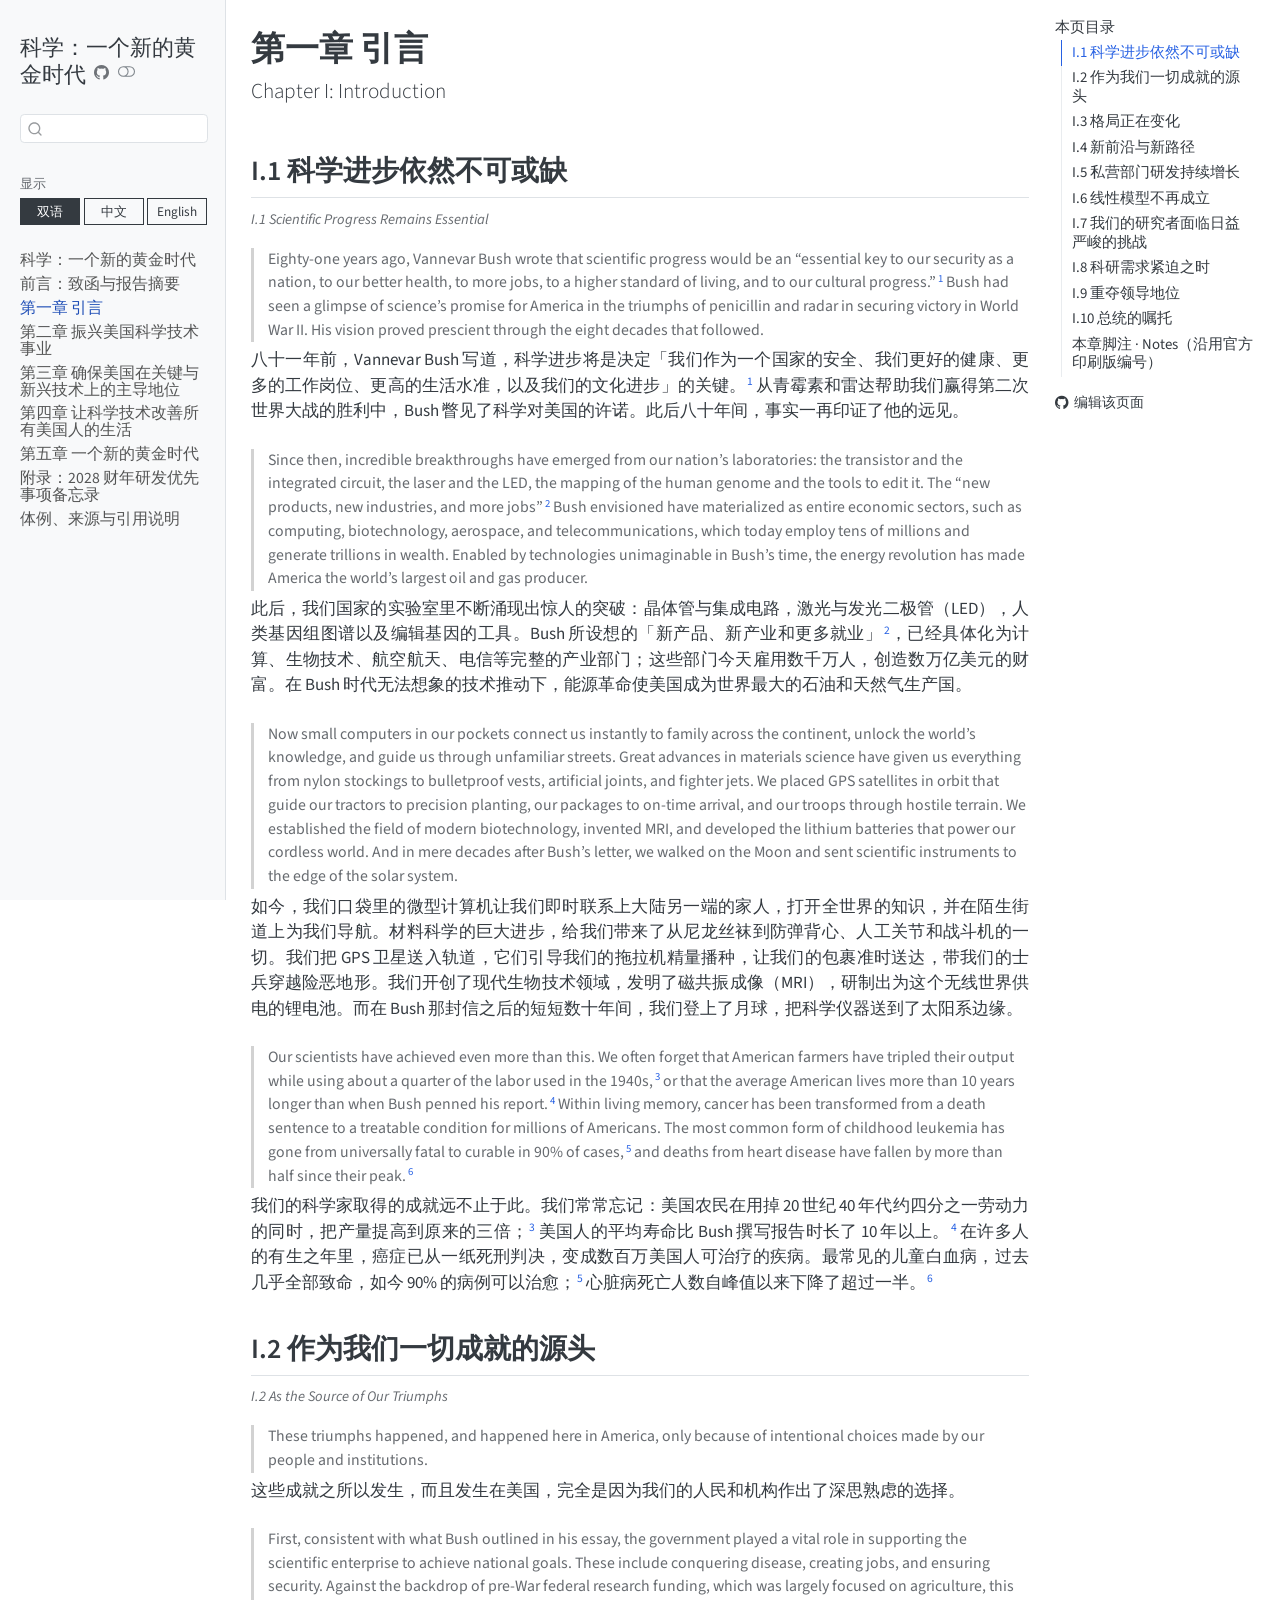
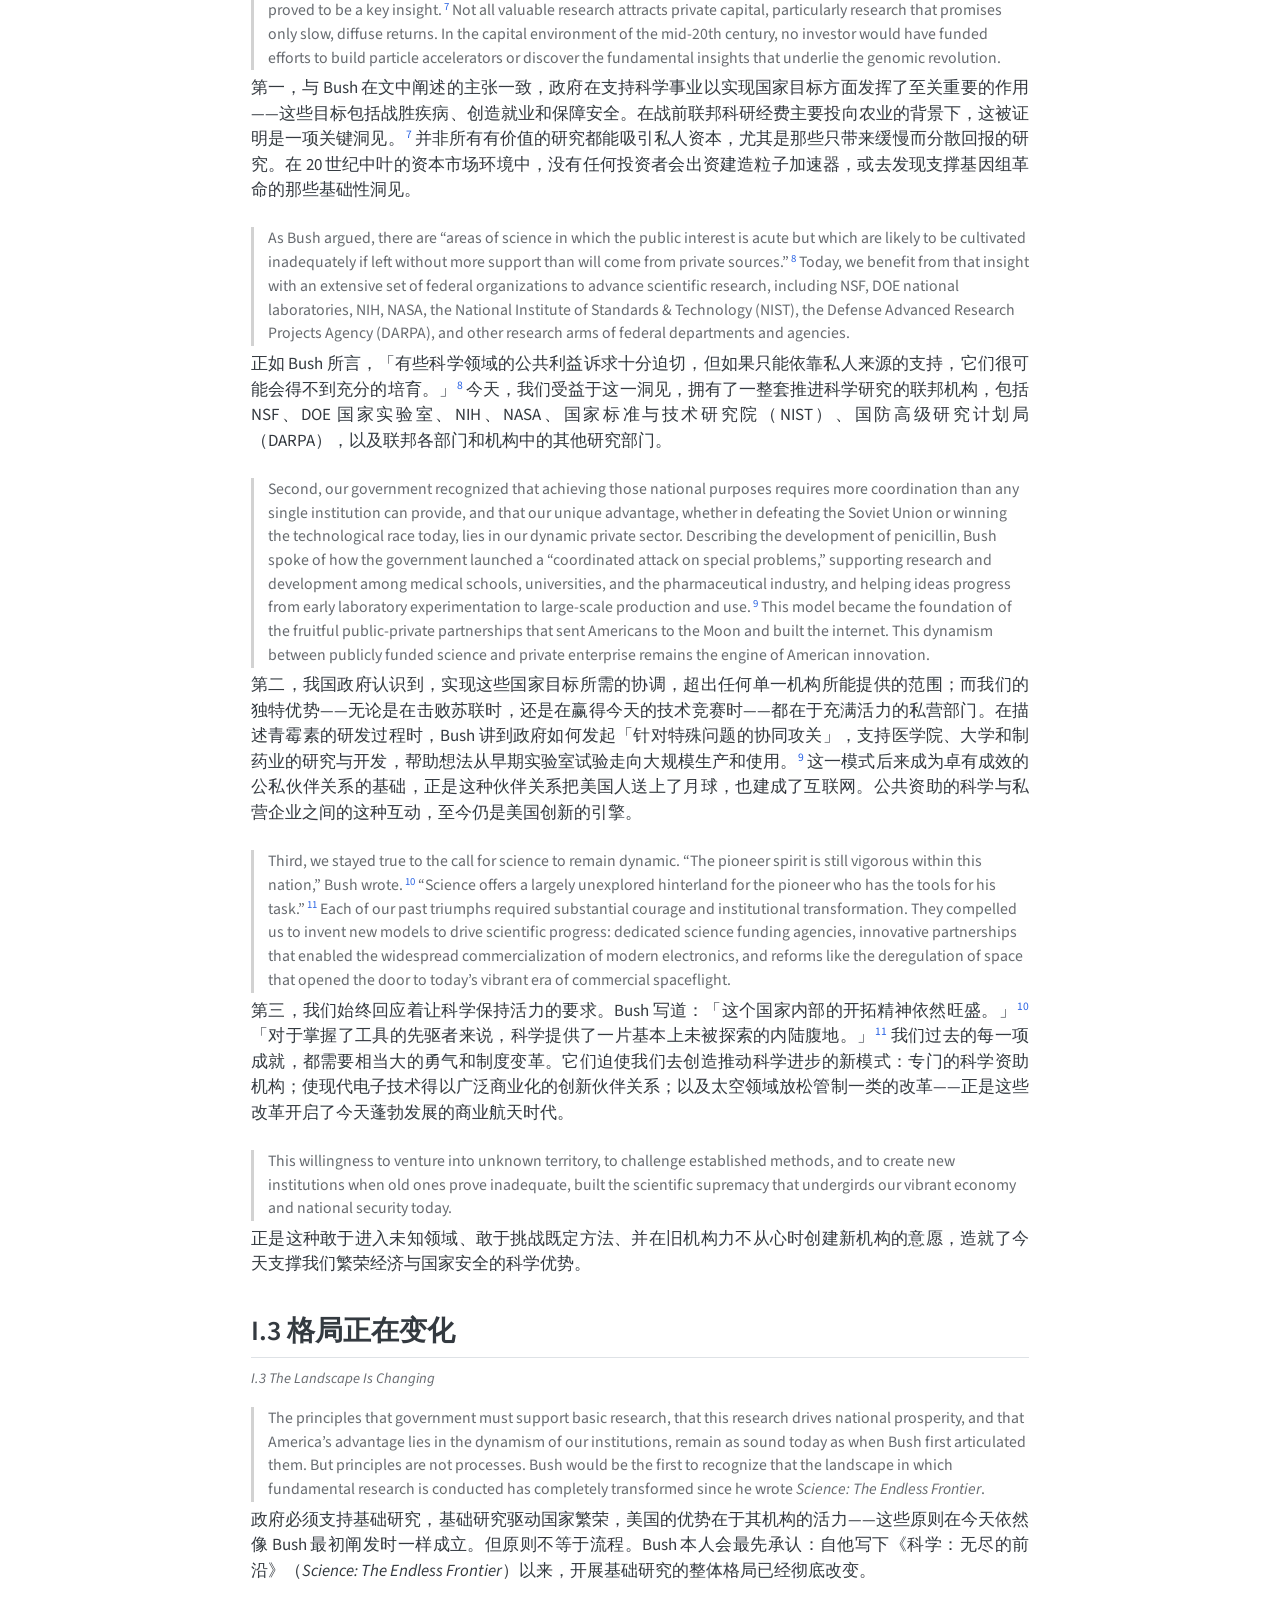
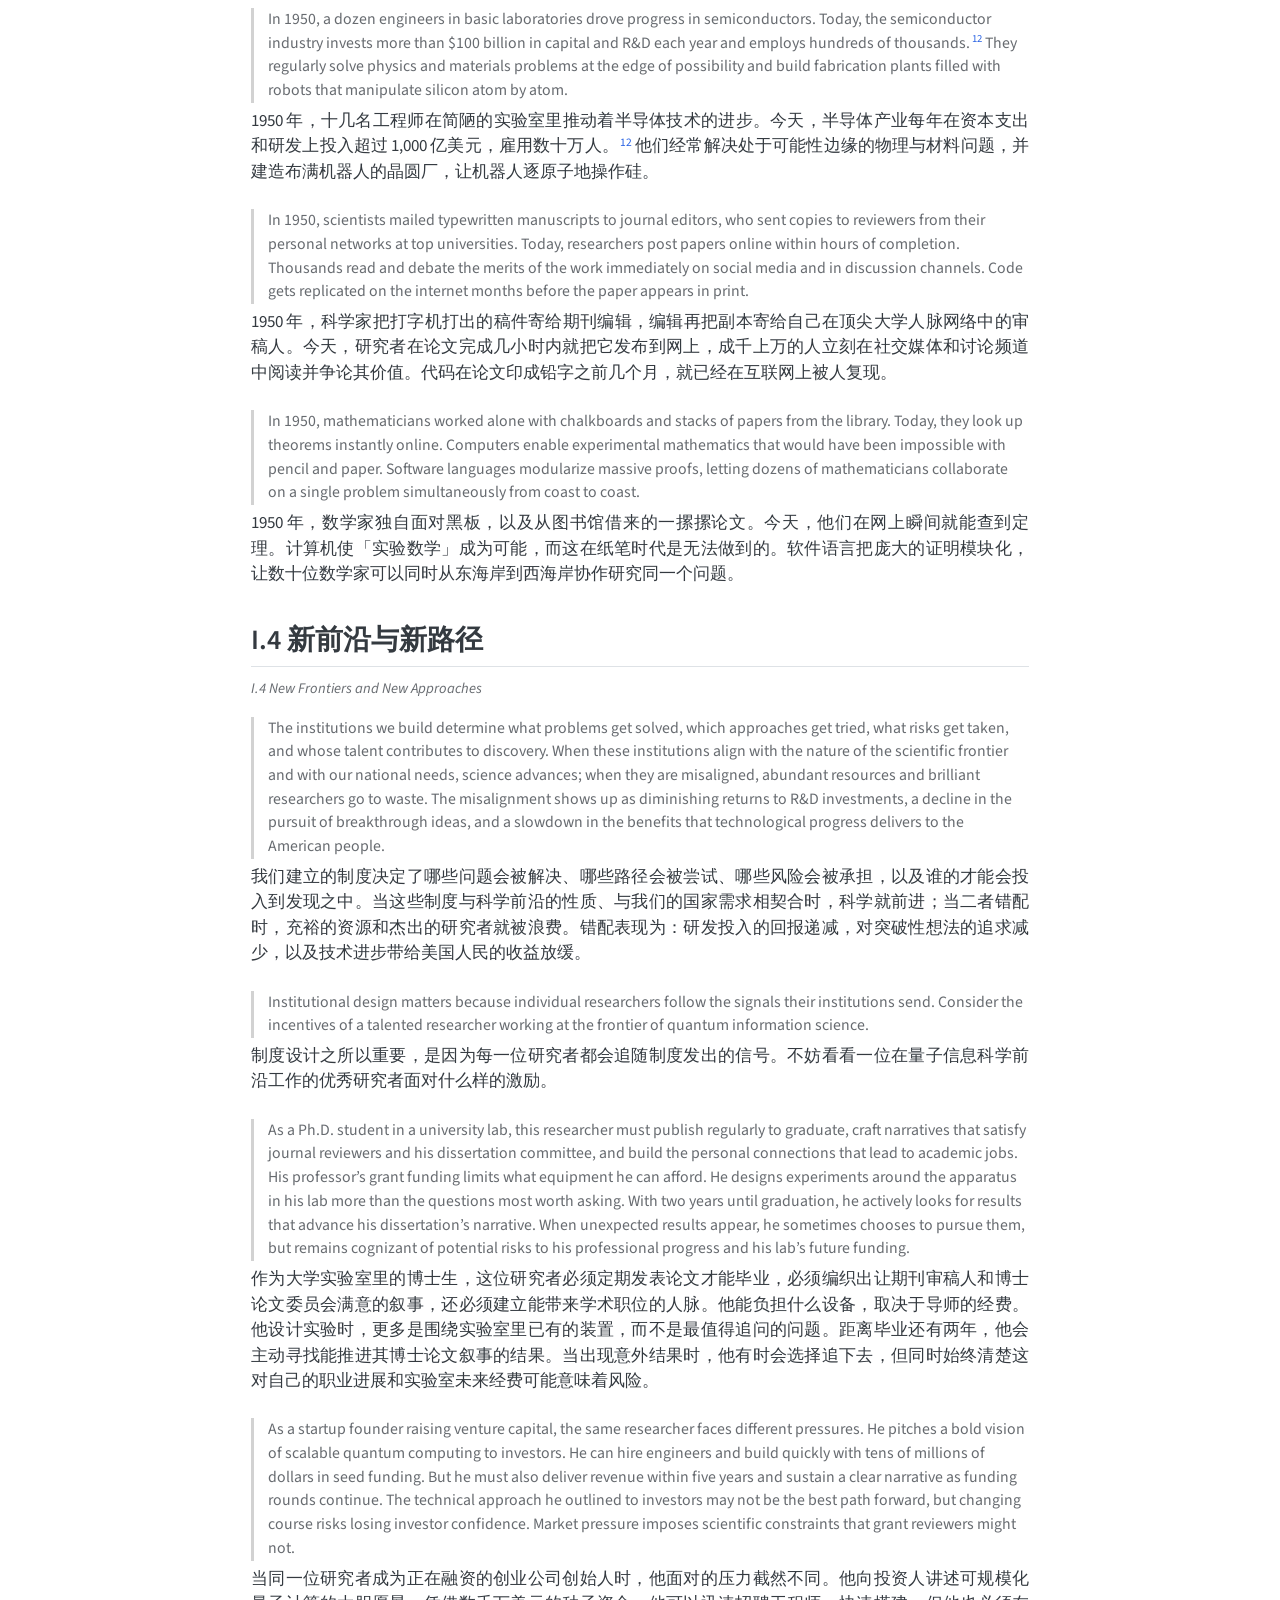
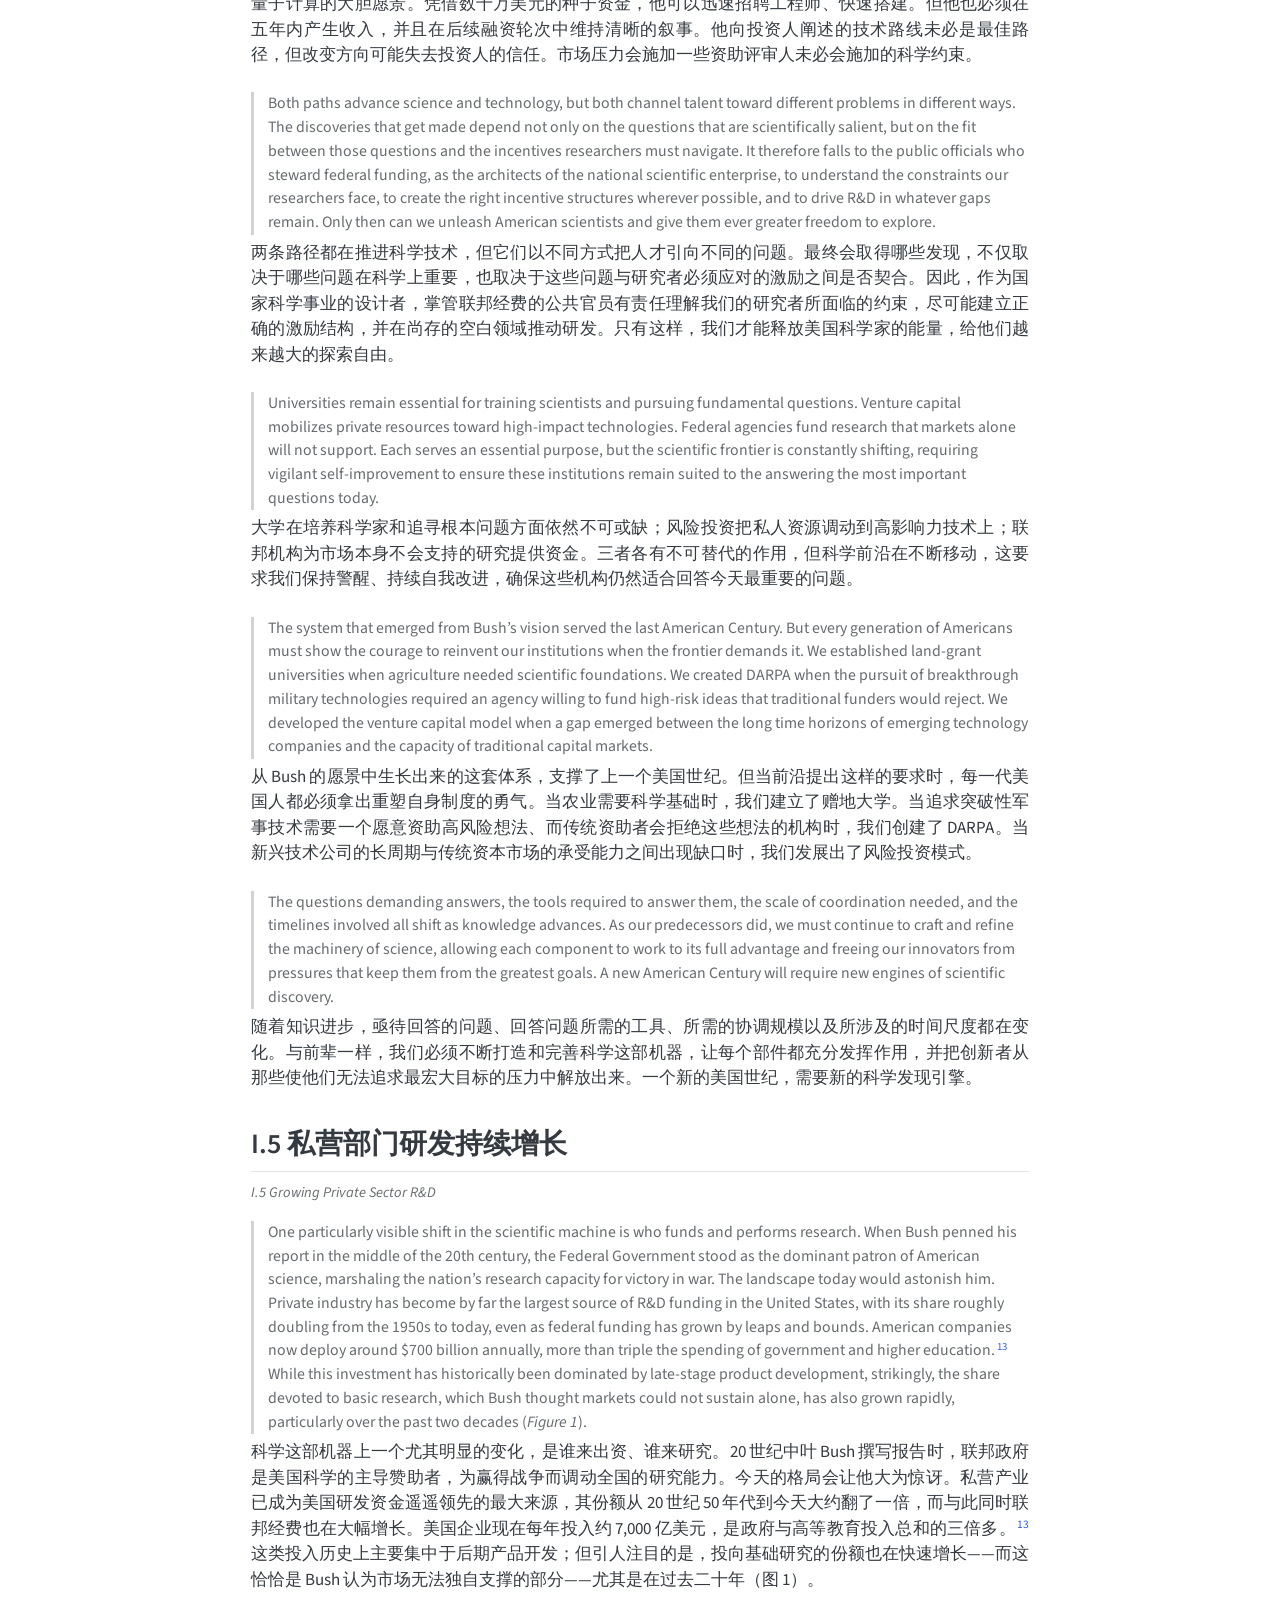
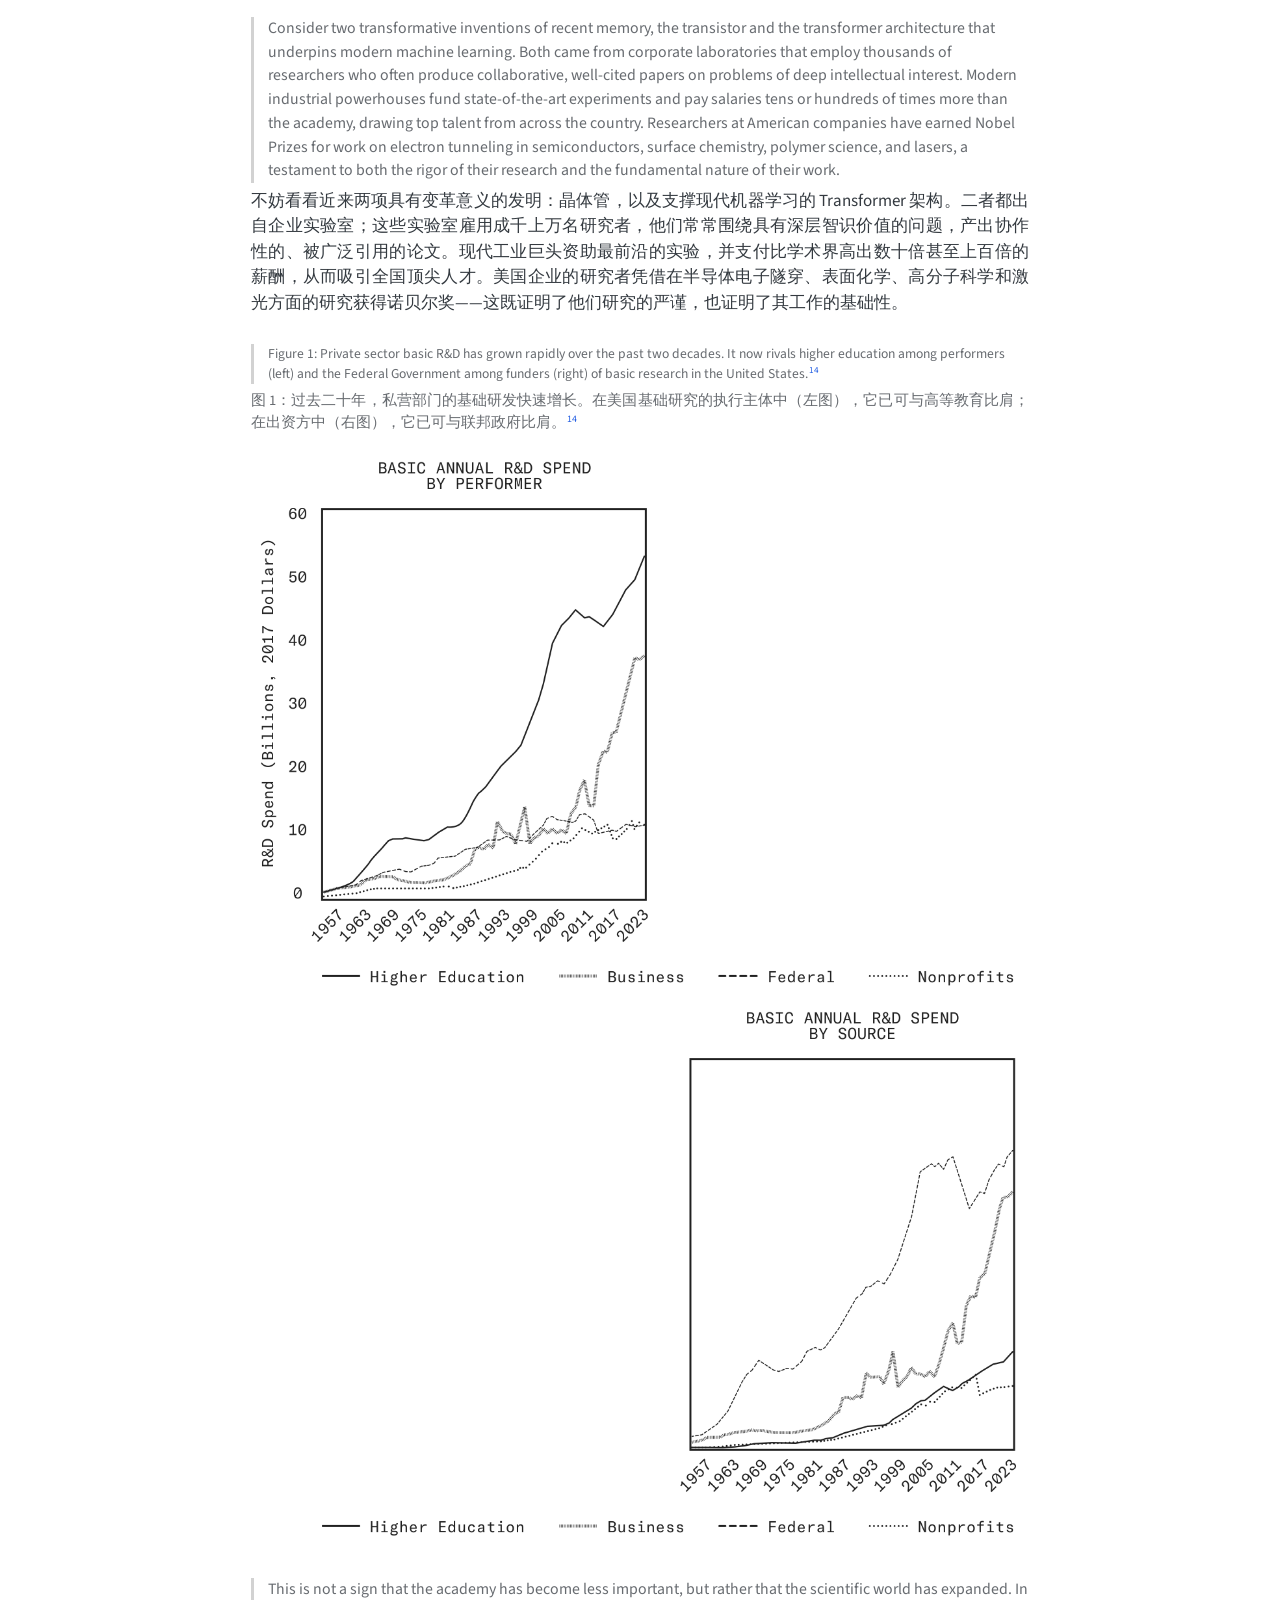
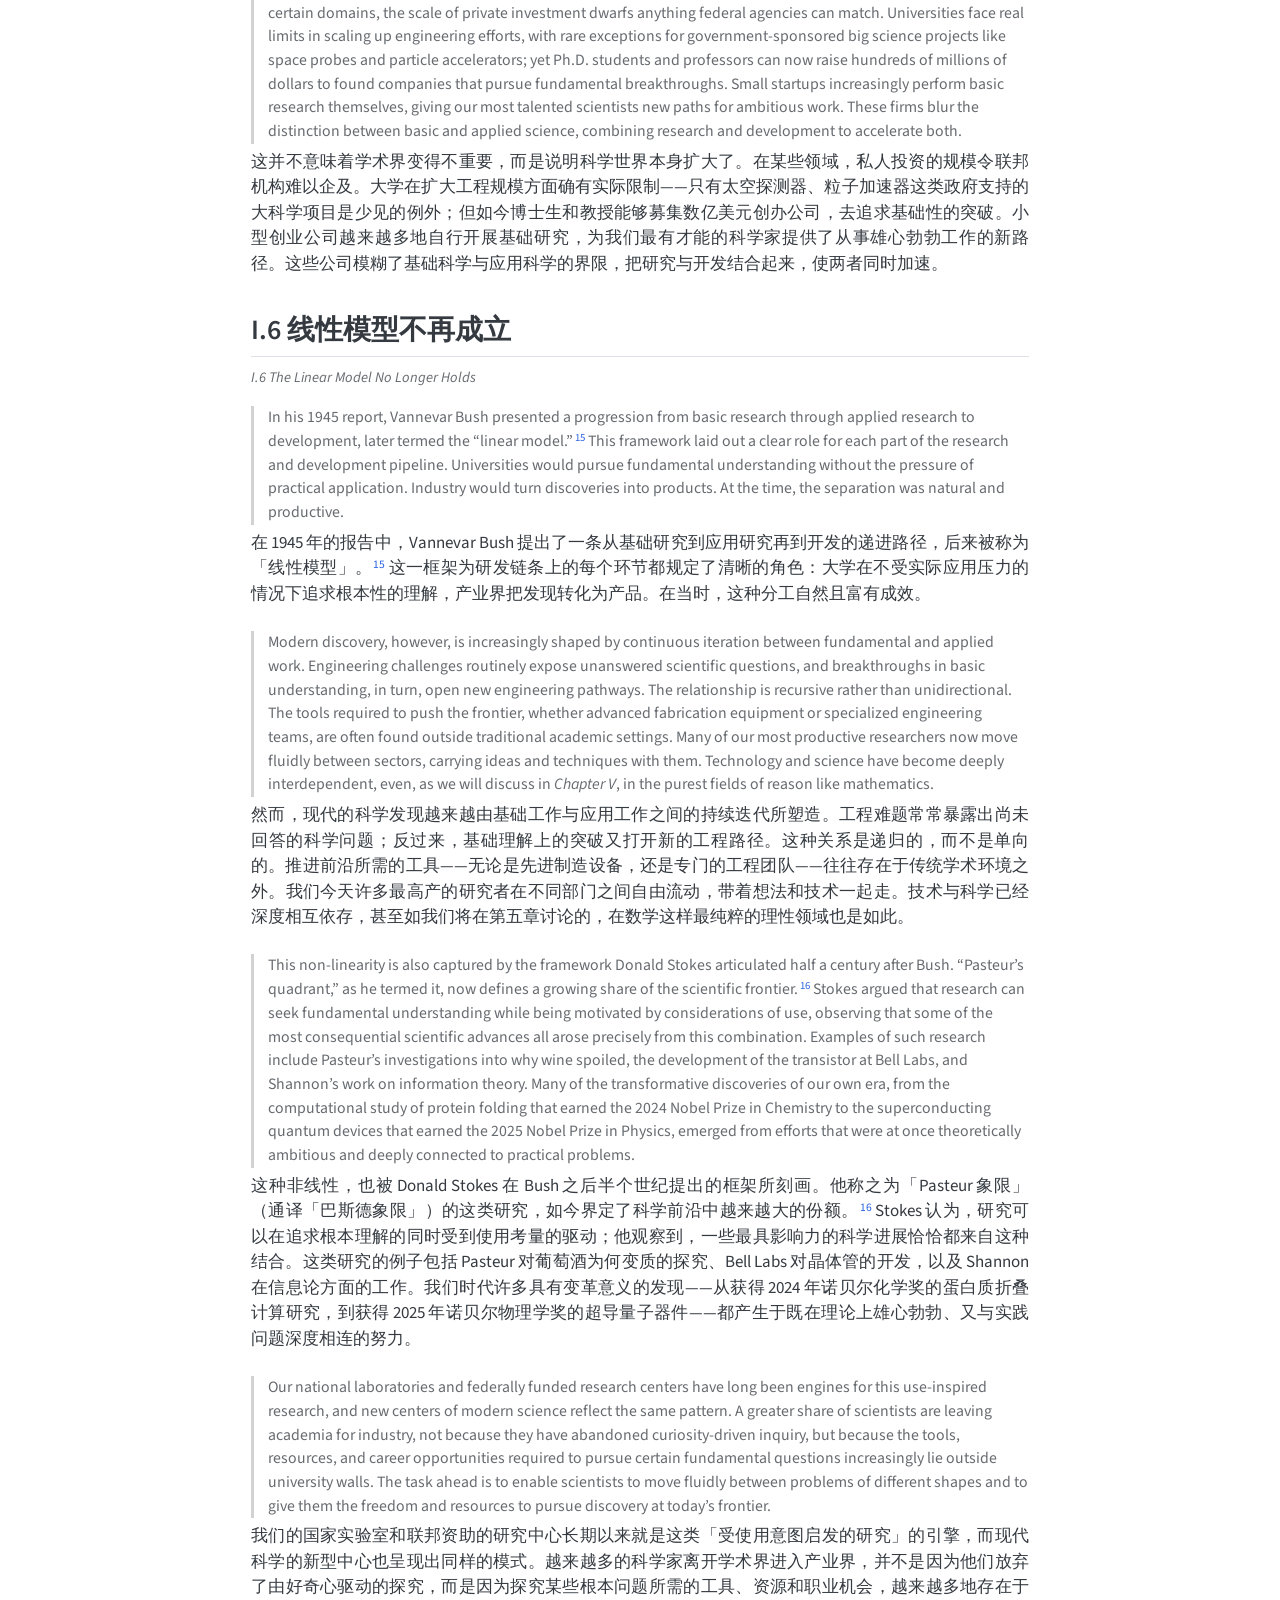
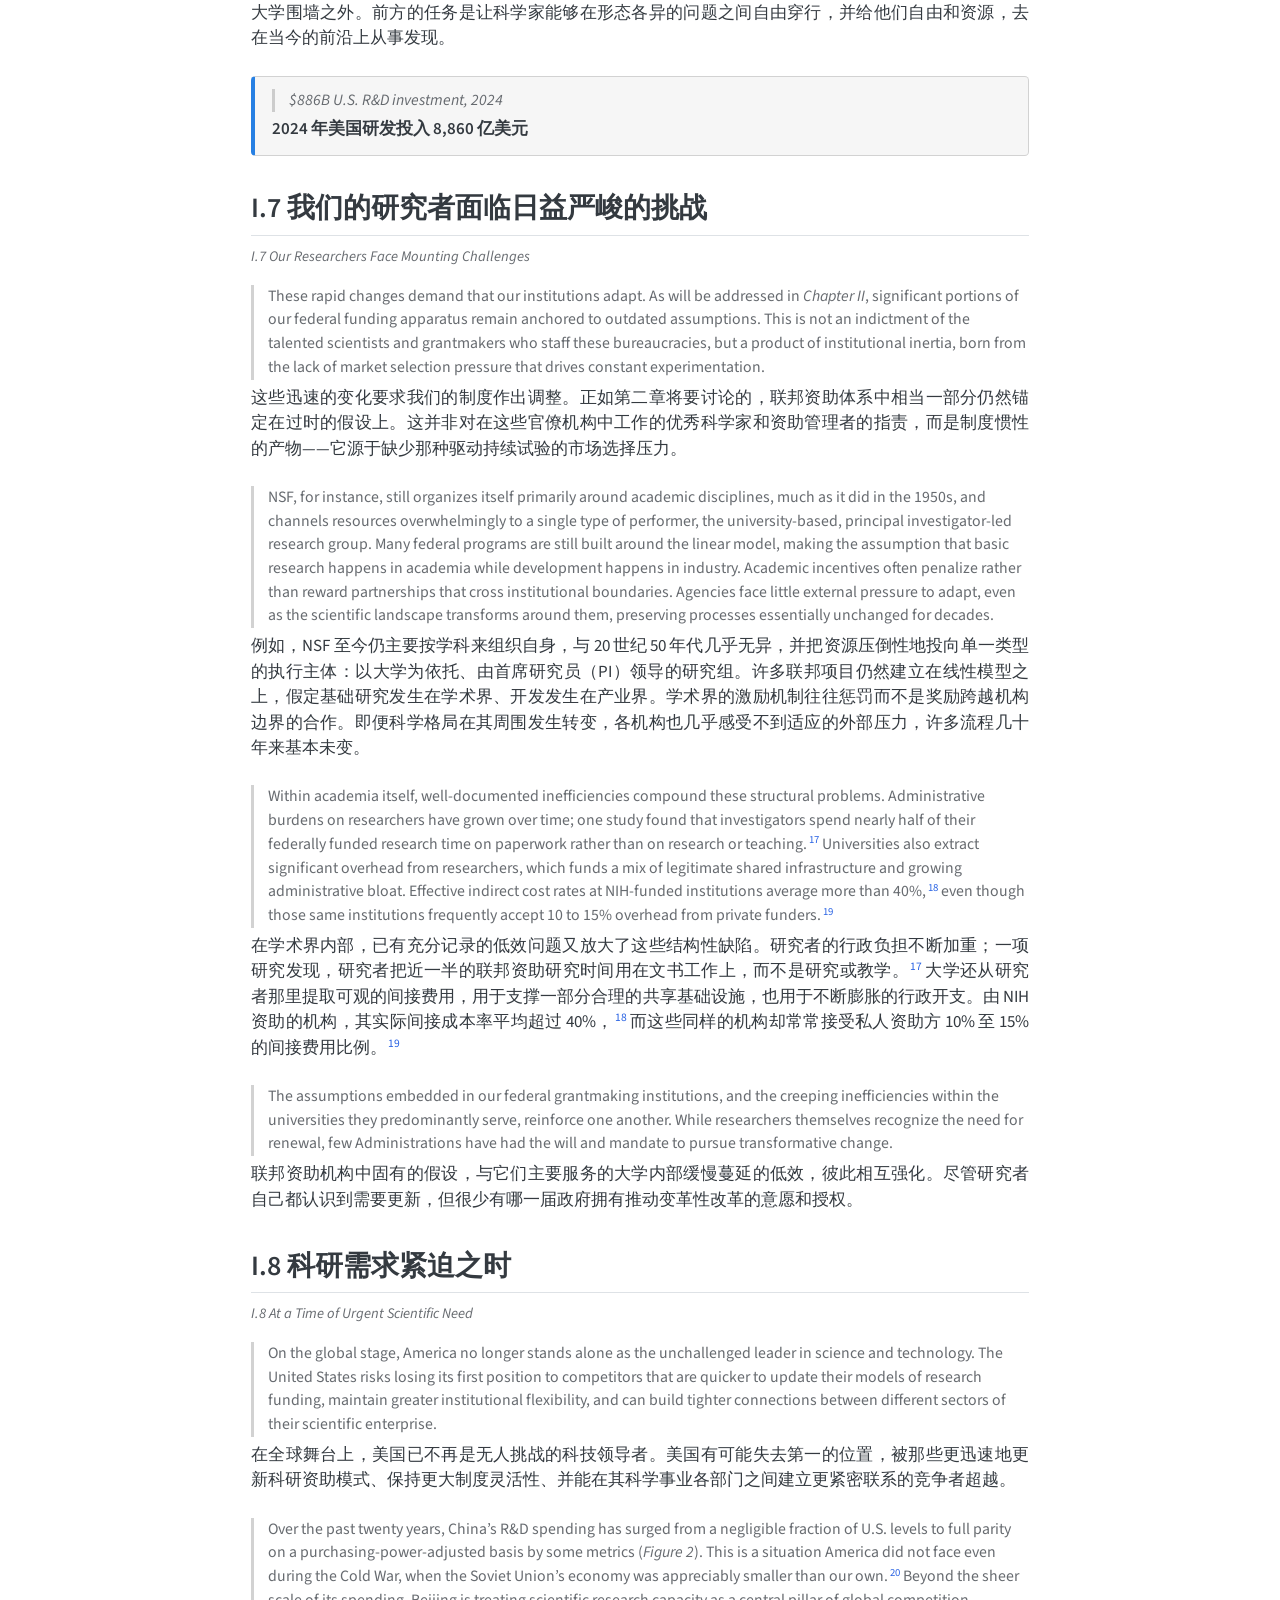
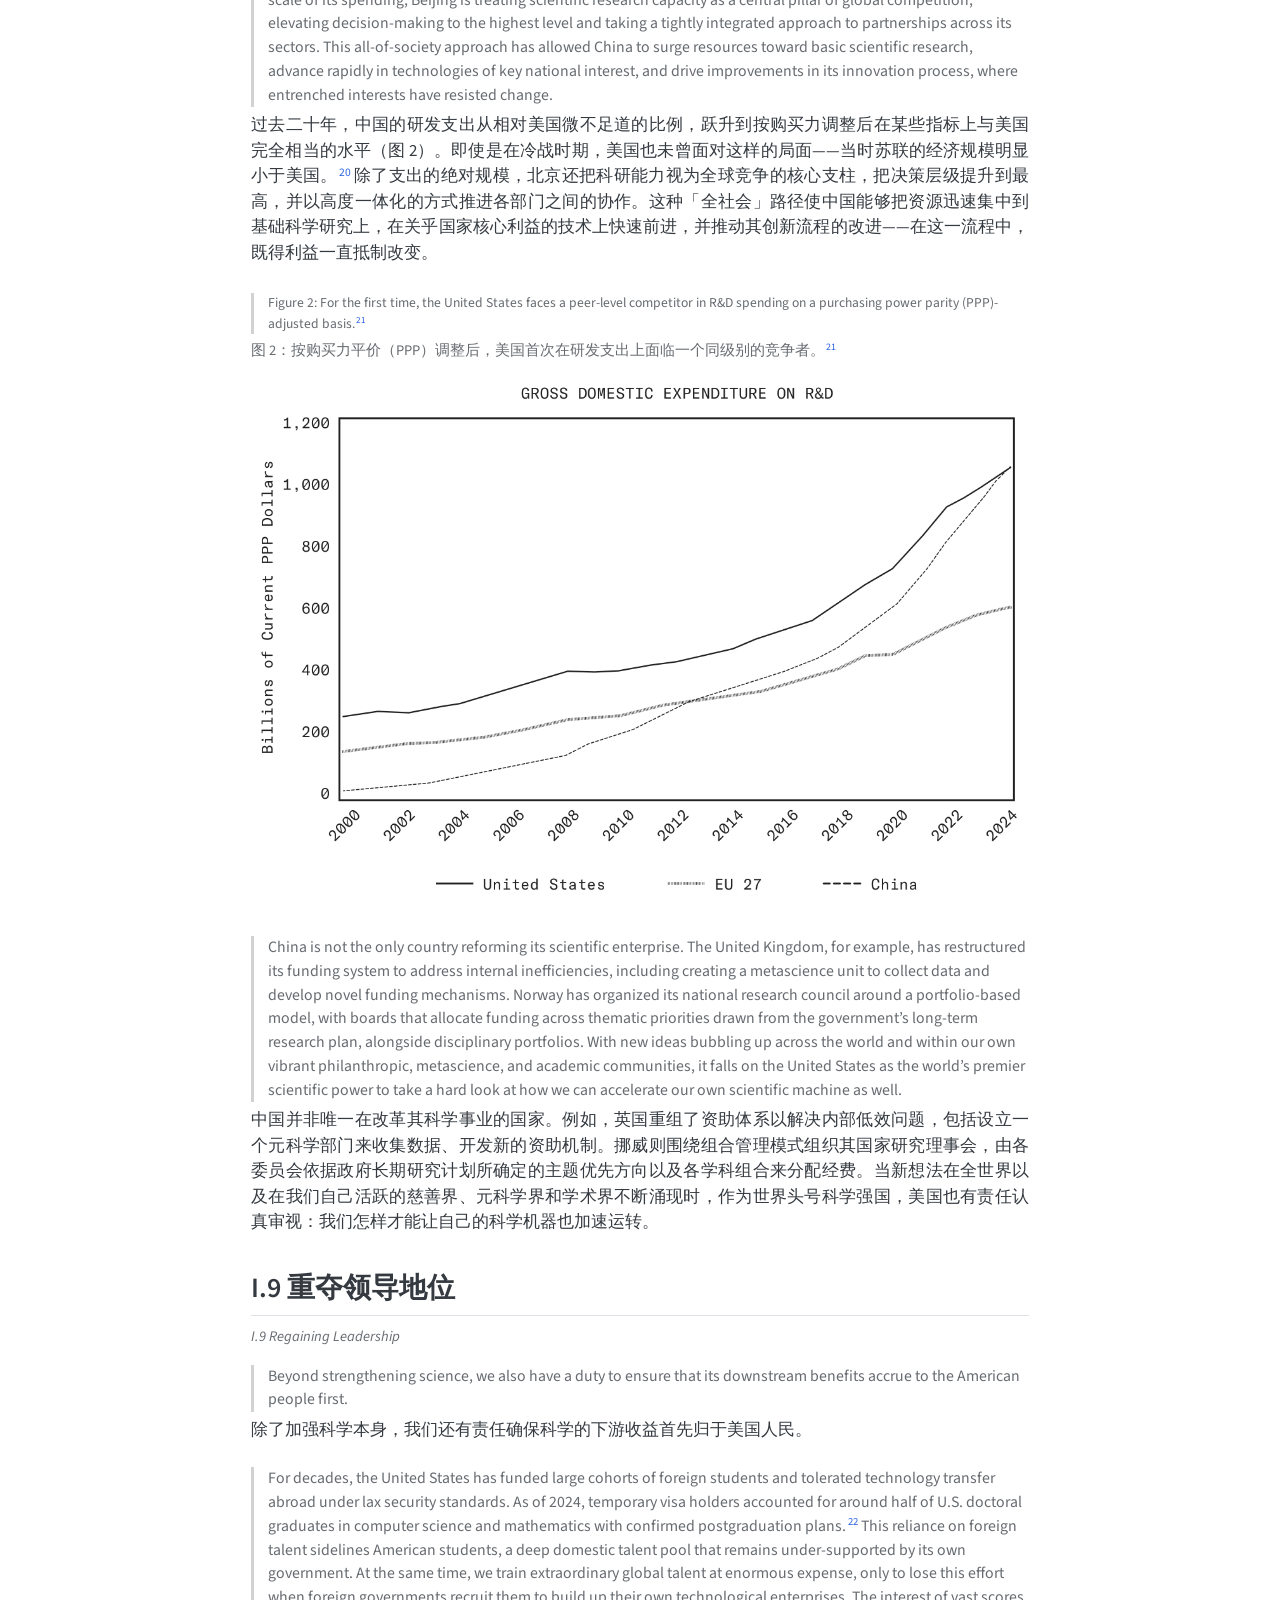
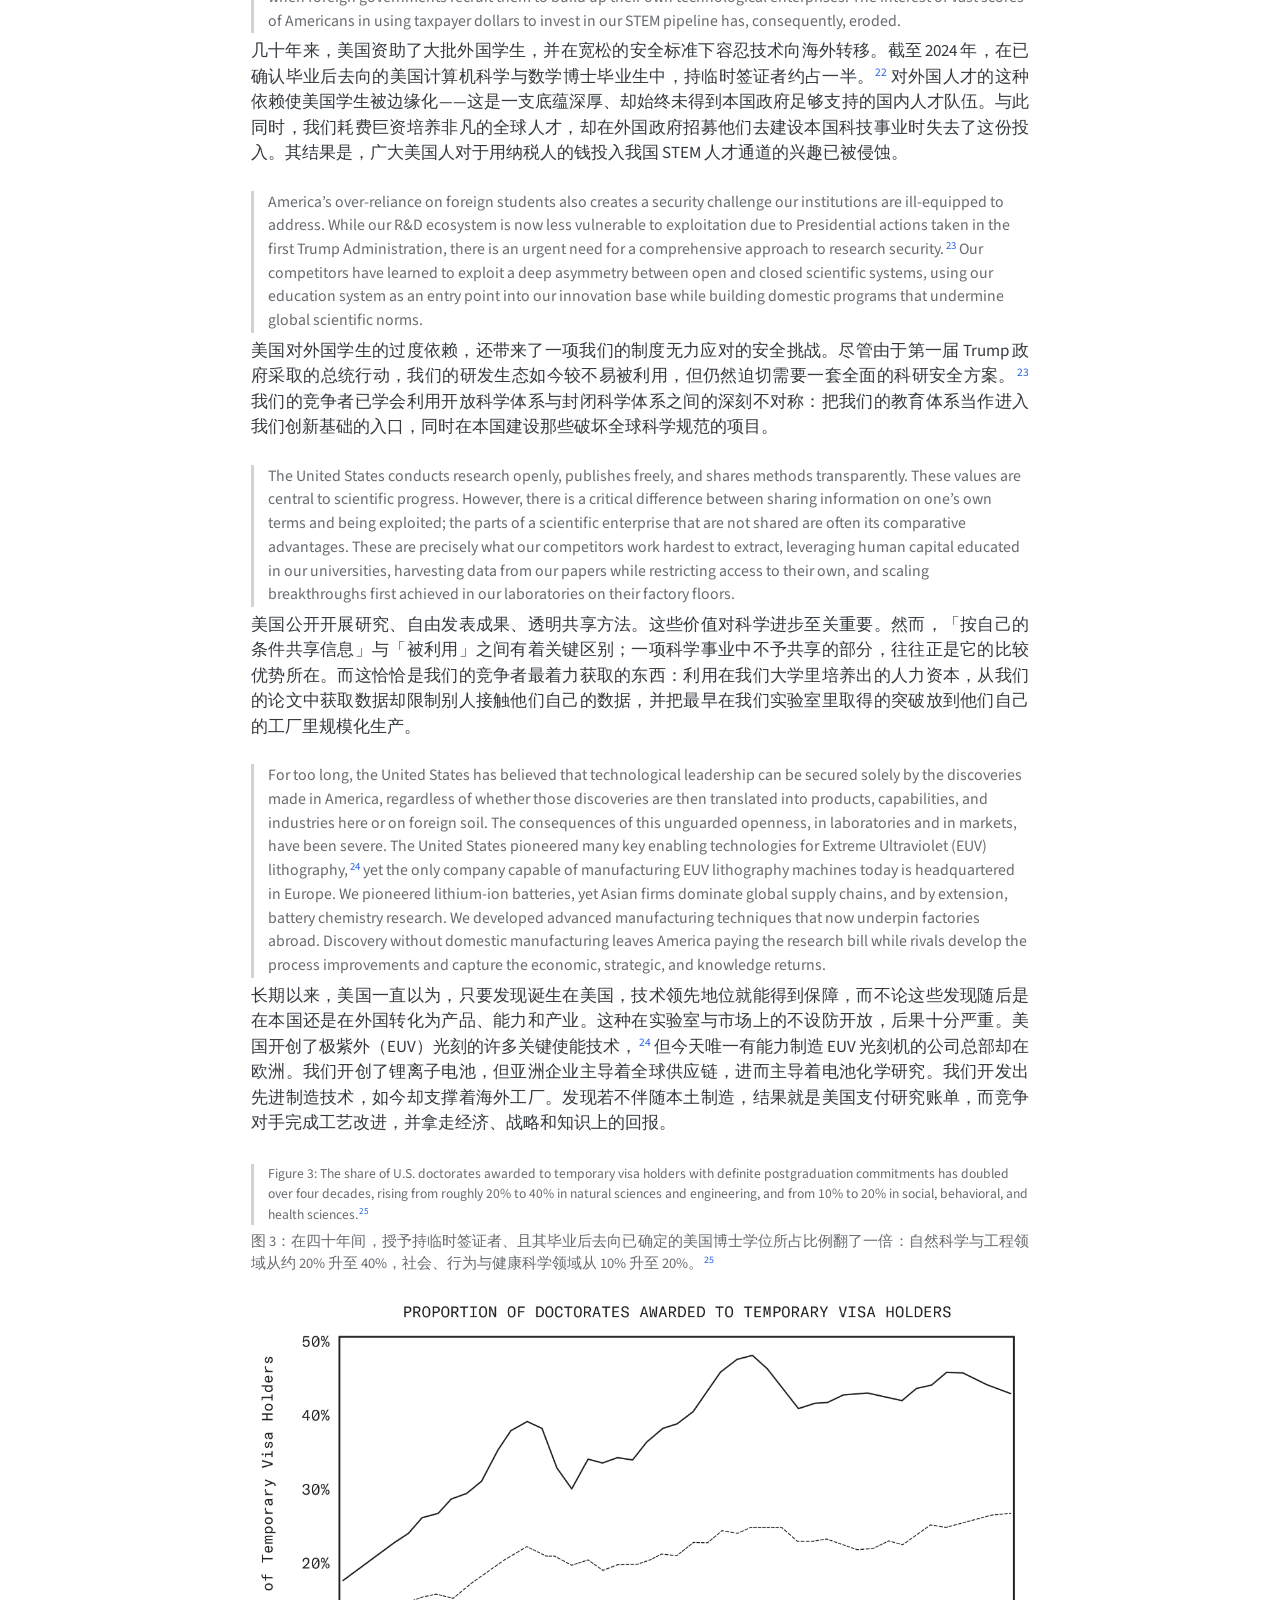
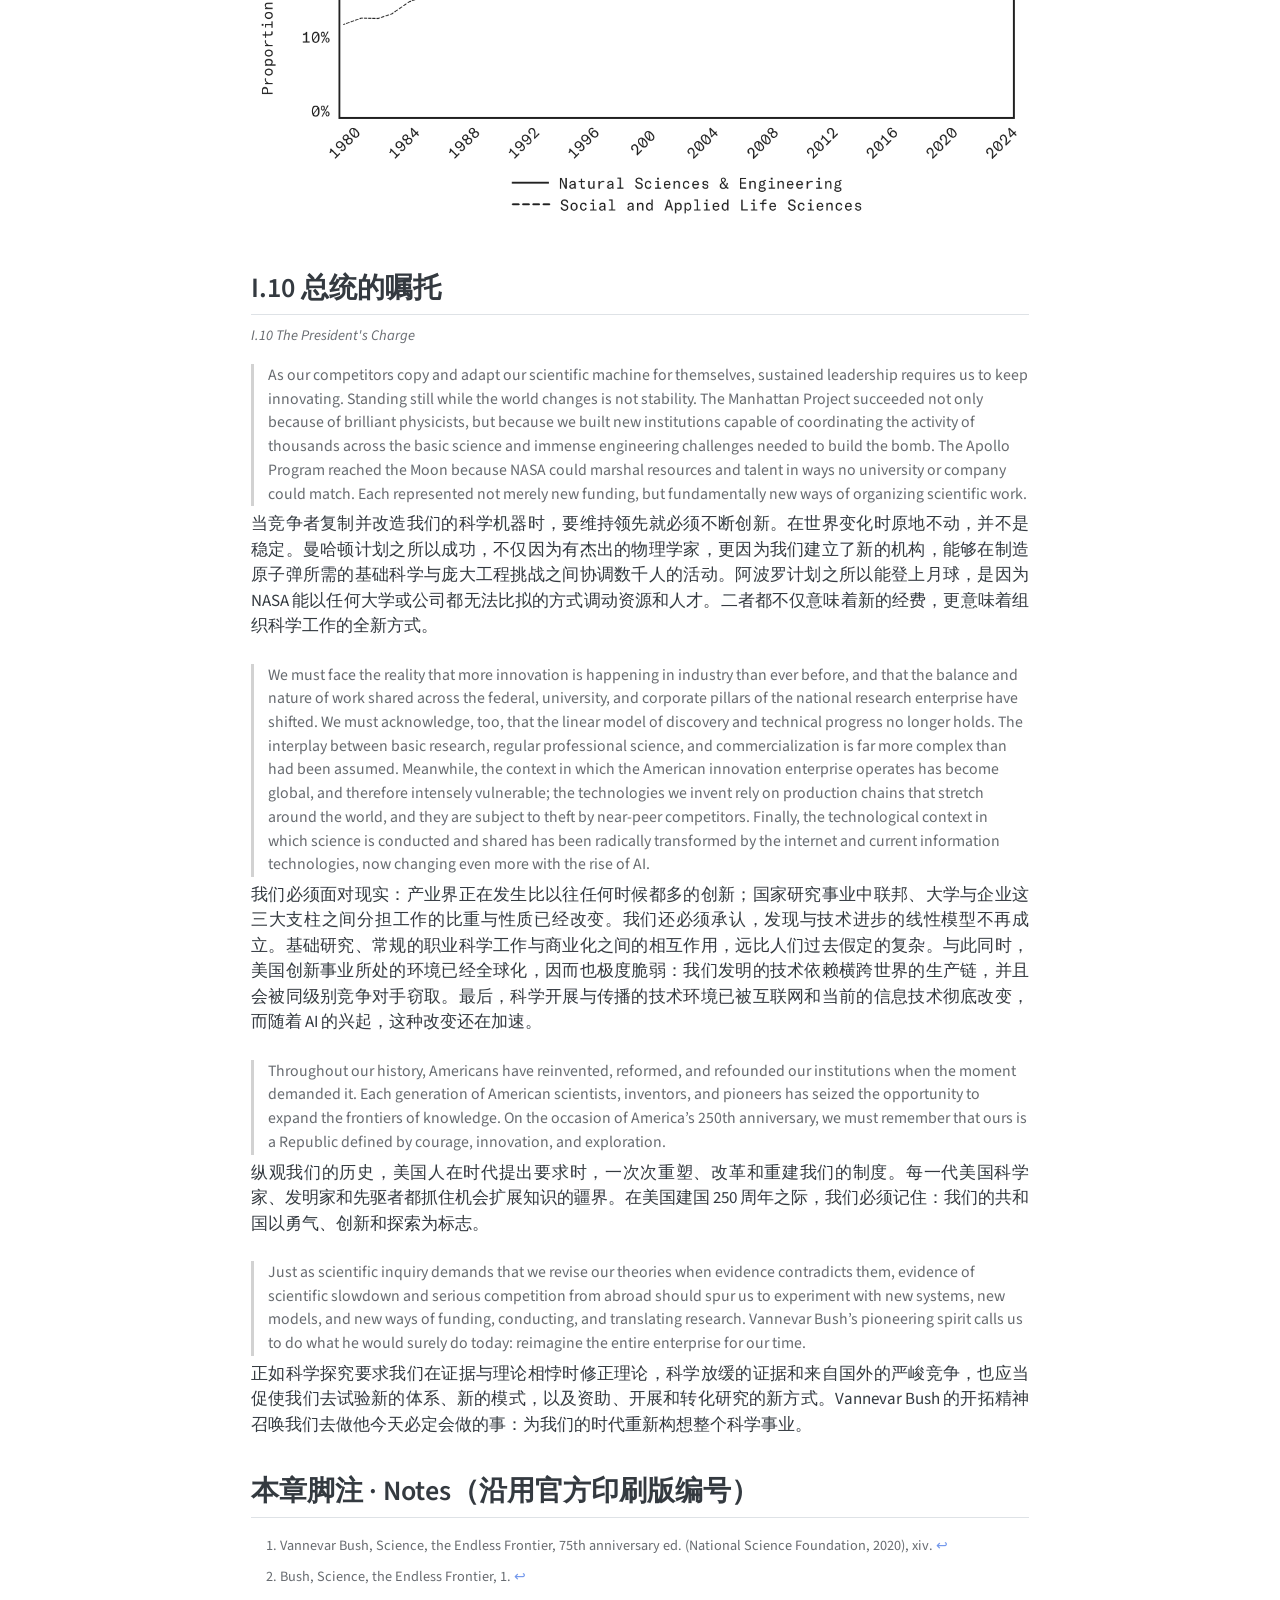
<file: docs/chapter-01.html>
<!DOCTYPE html>
<html xmlns="http://www.w3.org/1999/xhtml" lang="zh-Hans" xml:lang="zh-Hans"><head>

<meta charset="utf-8">
<meta name="generator" content="quarto-1.10.18">

<meta name="viewport" content="width=device-width, initial-scale=1.0, user-scalable=yes">


<title>第一章 引言 – 科学：一个新的黄金时代</title>
<style>
/* Default styles provided by pandoc.
** See https://pandoc.org/MANUAL.html#variables-for-html for config info.
*/
span.smallcaps{font-variant: small-caps;}
div.columns{display: flex; gap: 1.5em;}
div.column{flex: auto;}
@media screen {
div.columns{gap: min(4vw, 1.5em);}
div.column{overflow-x: auto;}
}
div.hanging-indent{margin-left: 1.5em; text-indent: -1.5em;}
ul.task-list{list-style: none;}
ul.task-list li input[type="checkbox"] {
  width: 0.8em;
  margin: 0 0.8em 0.2em -1em; /* quarto-specific, see https://github.com/quarto-dev/quarto-cli/issues/4556 */ 
  vertical-align: middle;
}
</style>


<script src="site_libs/quarto-nav/quarto-nav.js"></script>
<script src="site_libs/quarto-nav/headroom.min.js"></script>
<script src="site_libs/clipboard/clipboard.min.js"></script>
<script src="site_libs/quarto-search/autocomplete.umd.js"></script>
<script src="site_libs/quarto-search/fuse.min.js"></script>
<script src="site_libs/quarto-search/quarto-search.js"></script>
<meta name="quarto:offset" content="./">
<link href="./chapter-02.html" rel="next">
<link href="./front.html" rel="prev">
<script src="site_libs/quarto-html/quarto.js" type="module"></script>
<script src="site_libs/quarto-html/tabsets/tabsets.js" type="module"></script>
<script src="site_libs/quarto-html/popper.min.js"></script>
<script src="site_libs/quarto-html/tippy.umd.min.js"></script>
<script src="site_libs/quarto-html/anchor.min.js"></script>
<link href="site_libs/quarto-html/tippy.css" rel="stylesheet">
<link href="site_libs/quarto-html/quarto-syntax-highlighting-64a204ab8560d761af7679ceaba22944.css" rel="stylesheet" class="quarto-color-scheme" id="quarto-text-highlighting-styles">
<link href="site_libs/quarto-html/quarto-syntax-highlighting-dark-b85bc7c33db8c58e0ec93c3465666fed.css" rel="stylesheet" class="quarto-color-scheme quarto-color-alternate" id="quarto-text-highlighting-styles">
<link href="site_libs/quarto-html/quarto-syntax-highlighting-64a204ab8560d761af7679ceaba22944.css" rel="stylesheet" class="quarto-color-scheme-extra" id="quarto-text-highlighting-styles">
<script src="site_libs/bootstrap/bootstrap.min.js"></script>
<link href="site_libs/bootstrap/bootstrap-icons.css" rel="stylesheet">
<link href="site_libs/bootstrap/bootstrap-fb2572afbb7ae85558aecddd796c2aa5.min.css" rel="stylesheet" append-hash="true" class="quarto-color-scheme" id="quarto-bootstrap" data-mode="light">
<link href="site_libs/bootstrap/bootstrap-dark-28465b6b87aa4d4b3ae6852c24e7e3ea.min.css" rel="stylesheet" append-hash="true" class="quarto-color-scheme quarto-color-alternate" id="quarto-bootstrap" data-mode="dark">
<link href="site_libs/bootstrap/bootstrap-fb2572afbb7ae85558aecddd796c2aa5.min.css" rel="stylesheet" append-hash="true" class="quarto-color-scheme-extra" id="quarto-bootstrap" data-mode="light">
<script id="quarto-search-options" type="application/json">{
  "location": "sidebar",
  "copy-button": false,
  "collapse-after": 3,
  "panel-placement": "start",
  "type": "textbox",
  "limit": 40,
  "keyboard-shortcut": [
    "f",
    "/",
    "s"
  ],
  "language": {
    "search-no-results-text": "没有结果",
    "search-matching-documents-text": "匹配的文档",
    "search-copy-link-title": "复制搜索链接",
    "search-hide-matches-text": "隐藏其它匹配结果",
    "search-more-match-text": "更多匹配结果",
    "search-more-matches-text": "更多匹配结果",
    "search-clear-button-title": "清除",
    "search-text-placeholder": "",
    "search-detached-cancel-button-title": "取消",
    "search-submit-button-title": "提交",
    "search-label": "搜索"
  }
}</script>
<style>html{ scroll-behavior: smooth; }</style>
<!-- 在首屏渲染前套用语言模式（URL 参数 ?lang=zh|en|both 优先，其次 localStorage），
     避免"中文"模式下先闪现英文。 -->
<script>
  (function () {
    var mode = null;
    try {
      var asked = (window.location.search.match(/[?&]lang=(both|zh|en)(?:&|$)/) || [])[1];
      if (asked) {
        mode = asked;
        window.localStorage.setItem("snga-lang-mode", asked);
      } else {
        var saved = window.localStorage.getItem("snga-lang-mode");
        if (saved === "zh" || saved === "en" || saved === "both") mode = saved;
      }
    } catch (e) {
      /* 隐私模式下 localStorage 不可用；默认双语 */
    }
    if (mode && mode !== "both") document.documentElement.setAttribute("data-lang-mode", mode);
  })();
</script>


<link rel="stylesheet" href="styles.css">
</head>

<body class="nav-sidebar docked quarto-light"><script id="quarto-html-before-body" type="application/javascript">
    const toggleBodyColorMode = (bsSheetEl) => {
      const mode = bsSheetEl.getAttribute("data-mode");
      const bodyEl = window.document.querySelector("body");
      if (mode === "dark") {
        bodyEl.classList.add("quarto-dark");
        bodyEl.classList.remove("quarto-light");
      } else {
        bodyEl.classList.add("quarto-light");
        bodyEl.classList.remove("quarto-dark");
      }
    }
    const toggleBodyColorPrimary = () => {
      const bsSheetEl = window.document.querySelector("link#quarto-bootstrap:not([rel=disabled-stylesheet])");
      if (bsSheetEl) {
        toggleBodyColorMode(bsSheetEl);
      }
    }
    const setColorSchemeToggle = (alternate) => {
      const toggles = window.document.querySelectorAll('.quarto-color-scheme-toggle');
      for (let i=0; i < toggles.length; i++) {
        const toggle = toggles[i];
        if (toggle) {
          if (alternate) {
            toggle.classList.add("alternate");
          } else {
            toggle.classList.remove("alternate");
          }
        }
      }
    };
    const toggleColorMode = (alternate) => {
      // Switch the stylesheets
      const primaryStylesheets = window.document.querySelectorAll('link.quarto-color-scheme:not(.quarto-color-alternate)');
      const alternateStylesheets = window.document.querySelectorAll('link.quarto-color-scheme.quarto-color-alternate');
      manageTransitions('#quarto-margin-sidebar .nav-link', false);
      if (alternate) {
        // note: dark is layered on light, we don't disable primary!
        enableStylesheet(alternateStylesheets);
        for (const sheetNode of alternateStylesheets) {
          if (sheetNode.id === "quarto-bootstrap") {
            toggleBodyColorMode(sheetNode);
          }
        }
      } else {
        disableStylesheet(alternateStylesheets);
        enableStylesheet(primaryStylesheets)
        toggleBodyColorPrimary();
      }
      manageTransitions('#quarto-margin-sidebar .nav-link', true);
      // Switch the toggles
      setColorSchemeToggle(alternate)
      // Hack to workaround the fact that safari doesn't
      // properly recolor the scrollbar when toggling (#1455)
      if (navigator.userAgent.indexOf('Safari') > 0 && navigator.userAgent.indexOf('Chrome') == -1) {
        manageTransitions("body", false);
        window.scrollTo(0, 1);
        setTimeout(() => {
          window.scrollTo(0, 0);
          manageTransitions("body", true);
        }, 40);
      }
    }
    const disableStylesheet = (stylesheets) => {
      for (let i=0; i < stylesheets.length; i++) {
        const stylesheet = stylesheets[i];
        stylesheet.rel = 'disabled-stylesheet';
      }
    }
    const enableStylesheet = (stylesheets) => {
      for (let i=0; i < stylesheets.length; i++) {
        const stylesheet = stylesheets[i];
        if(stylesheet.rel !== 'stylesheet') { // for Chrome, which will still FOUC without this check
          stylesheet.rel = 'stylesheet';
        }
      }
    }
    const manageTransitions = (selector, allowTransitions) => {
      const els = window.document.querySelectorAll(selector);
      for (let i=0; i < els.length; i++) {
        const el = els[i];
        if (allowTransitions) {
          el.classList.remove('notransition');
        } else {
          el.classList.add('notransition');
        }
      }
    }
    const isFileUrl = () => {
      return window.location.protocol === 'file:';
    }
    const hasAlternateSentinel = () => {
      let styleSentinel = getColorSchemeSentinel();
      if (styleSentinel !== null) {
        return styleSentinel === "alternate";
      } else {
        return false;
      }
    }
    const setStyleSentinel = (alternate) => {
      const value = alternate ? "alternate" : "default";
      if (!isFileUrl()) {
        window.localStorage.setItem("quarto-color-scheme", value);
      } else {
        localAlternateSentinel = value;
      }
    }
    const getColorSchemeSentinel = () => {
      if (!isFileUrl()) {
        const storageValue = window.localStorage.getItem("quarto-color-scheme");
        return storageValue != null ? storageValue : localAlternateSentinel;
      } else {
        return localAlternateSentinel;
      }
    }
    const toggleGiscusIfUsed = (isAlternate, darkModeDefault) => {
      const baseTheme = document.querySelector('#giscus-base-theme')?.value ?? 'light';
      const alternateTheme = document.querySelector('#giscus-alt-theme')?.value ?? 'dark';
      let newTheme = '';
      if(authorPrefersDark) {
        newTheme = isAlternate ? baseTheme : alternateTheme;
      } else {
        newTheme = isAlternate ? alternateTheme : baseTheme;
      }
      const changeGiscusTheme = () => {
        // From: https://github.com/giscus/giscus/issues/336
        const sendMessage = (message) => {
          const iframe = document.querySelector('iframe.giscus-frame');
          if (!iframe) return;
          iframe.contentWindow.postMessage({ giscus: message }, 'https://giscus.app');
        }
        sendMessage({
          setConfig: {
            theme: newTheme
          }
        });
      }
      const isGiscussLoaded = window.document.querySelector('iframe.giscus-frame') !== null;
      if (isGiscussLoaded) {
        changeGiscusTheme();
      }
    };
    const authorPrefersDark = false;
    const darkModeDefault = authorPrefersDark;
      document.querySelector('link#quarto-text-highlighting-styles.quarto-color-scheme-extra').rel = 'disabled-stylesheet';
      document.querySelector('link#quarto-bootstrap.quarto-color-scheme-extra').rel = 'disabled-stylesheet';
    let localAlternateSentinel = darkModeDefault ? 'alternate' : 'default';
    // Dark / light mode switch
    window.quartoToggleColorScheme = () => {
      // Read the current dark / light value
      let toAlternate = !hasAlternateSentinel();
      toggleColorMode(toAlternate);
      setStyleSentinel(toAlternate);
      toggleGiscusIfUsed(toAlternate, darkModeDefault);
      window.dispatchEvent(new Event('resize'));
    };
    // Switch to dark mode if need be
    if (hasAlternateSentinel()) {
      toggleColorMode(true);
    } else {
      toggleColorMode(false);
    }
  </script>

<div id="quarto-search-results"></div>
  <header id="quarto-header" class="headroom fixed-top">
  <nav class="quarto-secondary-nav">
    <div class="container-fluid d-flex">
      <button type="button" class="quarto-btn-toggle btn" data-bs-toggle="collapse" role="button" data-bs-target=".quarto-sidebar-collapse-item" aria-controls="quarto-sidebar" aria-expanded="false" aria-label="展开或折叠侧边栏导航" onclick="if (window.quartoToggleHeadroom) { window.quartoToggleHeadroom(); }">
        <i class="bi bi-layout-text-sidebar-reverse"></i>
      </button>
        <nav class="quarto-page-breadcrumbs" aria-label="breadcrumb"><ol class="breadcrumb"><li class="breadcrumb-item"><a href="./chapter-01.html"><span class="chapter-title">第一章 引言</span></a></li></ol></nav>
        <a class="flex-grow-1" role="navigation" data-bs-toggle="collapse" data-bs-target=".quarto-sidebar-collapse-item" aria-controls="quarto-sidebar" aria-expanded="false" aria-label="展开或折叠侧边栏导航" onclick="if (window.quartoToggleHeadroom) { window.quartoToggleHeadroom(); }">      
        </a>
      <button type="button" class="btn quarto-search-button" aria-label="搜索" onclick="window.quartoOpenSearch();">
        <i class="bi bi-search"></i>
      </button>
    </div>
  </nav>
</header>
<!-- content -->
<div id="quarto-content" class="quarto-container page-columns page-rows-contents page-layout-article">
<!-- sidebar -->
  <nav id="quarto-sidebar" class="sidebar collapse collapse-horizontal quarto-sidebar-collapse-item sidebar-navigation docked overflow-auto">
    <div class="pt-lg-2 mt-2 text-left sidebar-header">
    <div class="sidebar-title mb-0 py-0">
      <a href="./">科学：一个新的黄金时代</a> 
        <div class="sidebar-tools-main">
    <a href="https://github.com/cxy0714/Science-A-New-Golden-Age/tree/main/web/" title="源代码" class="quarto-navigation-tool px-1" aria-label="源代码"><i class="bi bi-github"></i></a>
  <a href="" class="quarto-color-scheme-toggle quarto-navigation-tool  px-1" onclick="window.quartoToggleColorScheme(); return false;" title="切换深色模式"><i class="bi"></i></a>
</div>
    </div>
      </div>
        <div class="mt-2 flex-shrink-0 align-items-center">
        <div class="sidebar-search">
        <div id="quarto-search" class="" title="搜索"></div>
        </div>
        </div>
    <div class="sidebar-menu-container"> 
    <ul class="list-unstyled mt-1">
        <li class="sidebar-item">
  <div class="sidebar-item-container"> 
  <a href="./index.html" class="sidebar-item-text sidebar-link"><span class="chapter-title">科学：一个新的黄金时代</span></a>
  </div>
</li>
        <li class="sidebar-item">
  <div class="sidebar-item-container"> 
  <a href="./front.html" class="sidebar-item-text sidebar-link"><span class="chapter-title">前言：致函与报告摘要</span></a>
  </div>
</li>
        <li class="sidebar-item">
  <div class="sidebar-item-container"> 
  <a href="./chapter-01.html" class="sidebar-item-text sidebar-link active"><span class="chapter-title">第一章 引言</span></a>
  </div>
</li>
        <li class="sidebar-item">
  <div class="sidebar-item-container"> 
  <a href="./chapter-02.html" class="sidebar-item-text sidebar-link"><span class="chapter-title">第二章 振兴美国科学技术事业</span></a>
  </div>
</li>
        <li class="sidebar-item">
  <div class="sidebar-item-container"> 
  <a href="./chapter-03.html" class="sidebar-item-text sidebar-link"><span class="chapter-title">第三章 确保美国在关键与新兴技术上的主导地位</span></a>
  </div>
</li>
        <li class="sidebar-item">
  <div class="sidebar-item-container"> 
  <a href="./chapter-04.html" class="sidebar-item-text sidebar-link"><span class="chapter-title">第四章 让科学技术改善所有美国人的生活</span></a>
  </div>
</li>
        <li class="sidebar-item">
  <div class="sidebar-item-container"> 
  <a href="./chapter-05.html" class="sidebar-item-text sidebar-link"><span class="chapter-title">第五章 一个新的黄金时代</span></a>
  </div>
</li>
        <li class="sidebar-item">
  <div class="sidebar-item-container"> 
  <a href="./annex-fy2028.html" class="sidebar-item-text sidebar-link"><span class="chapter-title">附录：2028 财年研发优先事项备忘录</span></a>
  </div>
</li>
        <li class="sidebar-item">
  <div class="sidebar-item-container"> 
  <a href="./99-colophon.html" class="sidebar-item-text sidebar-link"><span class="chapter-title">体例、来源与引用说明</span></a>
  </div>
</li>
    </ul>
    </div>
</nav>
<div id="quarto-sidebar-glass" class="quarto-sidebar-collapse-item" data-bs-toggle="collapse" data-bs-target=".quarto-sidebar-collapse-item"></div>
<!-- margin-sidebar -->
    <div id="quarto-margin-sidebar" class="sidebar margin-sidebar">
        <nav id="TOC" role="doc-toc" class="toc-active">
    <h2 id="toc-title">本页目录</h2>
   
  <ul class="collapse">
  <li><a href="#i.1-科学进步依然不可或缺" id="toc-i.1-科学进步依然不可或缺" class="nav-link active" data-scroll-target="#i.1-科学进步依然不可或缺">I.1 科学进步依然不可或缺</a></li>
  <li><a href="#i.2-作为我们一切成就的源头" id="toc-i.2-作为我们一切成就的源头" class="nav-link" data-scroll-target="#i.2-作为我们一切成就的源头">I.2 作为我们一切成就的源头</a></li>
  <li><a href="#i.3-格局正在变化" id="toc-i.3-格局正在变化" class="nav-link" data-scroll-target="#i.3-格局正在变化">I.3 格局正在变化</a></li>
  <li><a href="#i.4-新前沿与新路径" id="toc-i.4-新前沿与新路径" class="nav-link" data-scroll-target="#i.4-新前沿与新路径">I.4 新前沿与新路径</a></li>
  <li><a href="#i.5-私营部门研发持续增长" id="toc-i.5-私营部门研发持续增长" class="nav-link" data-scroll-target="#i.5-私营部门研发持续增长">I.5 私营部门研发持续增长</a></li>
  <li><a href="#i.6-线性模型不再成立" id="toc-i.6-线性模型不再成立" class="nav-link" data-scroll-target="#i.6-线性模型不再成立">I.6 线性模型不再成立</a></li>
  <li><a href="#i.7-我们的研究者面临日益严峻的挑战" id="toc-i.7-我们的研究者面临日益严峻的挑战" class="nav-link" data-scroll-target="#i.7-我们的研究者面临日益严峻的挑战">I.7 我们的研究者面临日益严峻的挑战</a></li>
  <li><a href="#i.8-科研需求紧迫之时" id="toc-i.8-科研需求紧迫之时" class="nav-link" data-scroll-target="#i.8-科研需求紧迫之时">I.8 科研需求紧迫之时</a></li>
  <li><a href="#i.9-重夺领导地位" id="toc-i.9-重夺领导地位" class="nav-link" data-scroll-target="#i.9-重夺领导地位">I.9 重夺领导地位</a></li>
  <li><a href="#i.10-总统的嘱托" id="toc-i.10-总统的嘱托" class="nav-link" data-scroll-target="#i.10-总统的嘱托">I.10 总统的嘱托</a></li>
  <li><a href="#本章脚注-notes沿用官方印刷版编号" id="toc-本章脚注-notes沿用官方印刷版编号" class="nav-link" data-scroll-target="#本章脚注-notes沿用官方印刷版编号">本章脚注 · Notes（沿用官方印刷版编号）</a></li>
  </ul>
<div class="toc-actions"><ul class="collapse"><li><a href="https://github.com/cxy0714/Science-A-New-Golden-Age/edit/main/web/chapter-01.qmd" class="toc-action"><i class="bi bi-github"></i>编辑该页面</a></li></ul></div></nav>
    </div>
<!-- main -->
<main class="content" id="quarto-document-content">


<header id="title-block-header" class="quarto-title-block default">
<div class="quarto-title">
<h1 class="title"><span class="chapter-title">第一章 引言</span></h1>
<p class="subtitle lead">Chapter I: Introduction</p>
</div>



<div class="quarto-title-meta">

    
  
    
  </div>
  


</header>


<section id="i.1-科学进步依然不可或缺" class="level2">
<h2 class="anchored" data-anchor-id="i.1-科学进步依然不可或缺">I.1 科学进步依然不可或缺</h2>
<div class="en h-en"><p>I.1 Scientific Progress Remains Essential</p></div>
<div class="pair">
<div class="en" id="p-chapter-01-2-en"><p>Eighty-one years ago, Vannevar Bush wrote that scientific progress would be an “essential key to our security as a nation, to our better health, to more jobs, to a higher standard of living, and to our cultural progress.”<a class="noteref" id="fnref-chapter-01-1-en" href="#fn-chapter-01-1" role="doc-noteref" title="脚注 1"><sup>1</sup></a> Bush had seen a glimpse of science’s promise for America in the triumphs of penicillin and radar in securing victory in World War II. His vision proved prescient through the eight decades that followed.</p></div>
<div class="zh" id="p-chapter-01-2-zh"><p>八十一年前，Vannevar Bush 写道，科学进步将是决定「我们作为一个国家的安全、我们更好的健康、更多的工作岗位、更高的生活水准，以及我们的文化进步」的关键。<a class="noteref" id="fnref-chapter-01-1-zh" href="#fn-chapter-01-1" role="doc-noteref" title="脚注 1"><sup>1</sup></a> 从青霉素和雷达帮助我们赢得第二次世界大战的胜利中，Bush 瞥见了科学对美国的许诺。此后八十年间，事实一再印证了他的远见。</p></div>
</div>
<div class="pair">
<div class="en" id="p-chapter-01-3-en"><p>Since then, incredible breakthroughs have emerged from our nation’s laboratories: the transistor and the integrated circuit, the laser and the LED, the mapping of the human genome and the tools to edit it. The “new products, new industries, and more jobs”<a class="noteref" id="fnref-chapter-01-2-en" href="#fn-chapter-01-2" role="doc-noteref" title="脚注 2"><sup>2</sup></a> Bush envisioned have materialized as entire economic sectors, such as computing, biotechnology, aerospace, and telecommunications, which today employ tens of millions and generate trillions in wealth. Enabled by technologies unimaginable in Bush’s time, the energy revolution has made America the world’s largest oil and gas producer.</p></div>
<div class="zh" id="p-chapter-01-3-zh"><p>此后，我们国家的实验室里不断涌现出惊人的突破：晶体管与集成电路，激光与发光二极管（LED），人类基因组图谱以及编辑基因的工具。Bush 所设想的「新产品、新产业和更多就业」<a class="noteref" id="fnref-chapter-01-2-zh" href="#fn-chapter-01-2" role="doc-noteref" title="脚注 2"><sup>2</sup></a>，已经具体化为计算、生物技术、航空航天、电信等完整的产业部门；这些部门今天雇用数千万人，创造数万亿美元的财富。在 Bush 时代无法想象的技术推动下，能源革命使美国成为世界最大的石油和天然气生产国。</p></div>
</div>
<div class="pair">
<div class="en" id="p-chapter-01-4-en"><p>Now small computers in our pockets connect us instantly to family across the continent, unlock the world’s knowledge, and guide us through unfamiliar streets. Great advances in materials science have given us everything from nylon stockings to bulletproof vests, artificial joints, and fighter jets. We placed GPS satellites in orbit that guide our tractors to precision planting, our packages to on-time arrival, and our troops through hostile terrain. We established the field of modern biotechnology, invented MRI, and developed the lithium batteries that power our cordless world. And in mere decades after Bush’s letter, we walked on the Moon and sent scientific instruments to the edge of the solar system.</p></div>
<div class="zh" id="p-chapter-01-4-zh"><p>如今，我们口袋里的微型计算机让我们即时联系上大陆另一端的家人，打开全世界的知识，并在陌生街道上为我们导航。材料科学的巨大进步，给我们带来了从尼龙丝袜到防弹背心、人工关节和战斗机的一切。我们把 GPS 卫星送入轨道，它们引导我们的拖拉机精量播种，让我们的包裹准时送达，带我们的士兵穿越险恶地形。我们开创了现代生物技术领域，发明了磁共振成像（MRI），研制出为这个无线世界供电的锂电池。而在 Bush 那封信之后的短短数十年间，我们登上了月球，把科学仪器送到了太阳系边缘。</p></div>
</div>
<div class="pair">
<div class="en" id="p-chapter-01-5-en"><p>Our scientists have achieved even more than this. We often forget that American farmers have tripled their output while using about a quarter of the labor used in the 1940s,<a class="noteref" id="fnref-chapter-01-3-en" href="#fn-chapter-01-3" role="doc-noteref" title="脚注 3"><sup>3</sup></a> or that the average American lives more than 10 years longer than when Bush penned his report.<a class="noteref" id="fnref-chapter-01-4-en" href="#fn-chapter-01-4" role="doc-noteref" title="脚注 4"><sup>4</sup></a> Within living memory, cancer has been transformed from a death sentence to a treatable condition for millions of Americans. The most common form of childhood leukemia has gone from universally fatal to curable in 90% of cases,<a class="noteref" id="fnref-chapter-01-5-en" href="#fn-chapter-01-5" role="doc-noteref" title="脚注 5"><sup>5</sup></a> and deaths from heart disease have fallen by more than half since their peak.<a class="noteref" id="fnref-chapter-01-6-en" href="#fn-chapter-01-6" role="doc-noteref" title="脚注 6"><sup>6</sup></a></p></div>
<div class="zh" id="p-chapter-01-5-zh"><p>我们的科学家取得的成就远不止于此。我们常常忘记：美国农民在用掉 20 世纪 40 年代约四分之一劳动力的同时，把产量提高到原来的三倍；<a class="noteref" id="fnref-chapter-01-3-zh" href="#fn-chapter-01-3" role="doc-noteref" title="脚注 3"><sup>3</sup></a> 美国人的平均寿命比 Bush 撰写报告时长了 10 年以上。<a class="noteref" id="fnref-chapter-01-4-zh" href="#fn-chapter-01-4" role="doc-noteref" title="脚注 4"><sup>4</sup></a> 在许多人的有生之年里，癌症已从一纸死刑判决，变成数百万美国人可治疗的疾病。最常见的儿童白血病，过去几乎全部致命，如今 90% 的病例可以治愈；<a class="noteref" id="fnref-chapter-01-5-zh" href="#fn-chapter-01-5" role="doc-noteref" title="脚注 5"><sup>5</sup></a> 心脏病死亡人数自峰值以来下降了超过一半。<a class="noteref" id="fnref-chapter-01-6-zh" href="#fn-chapter-01-6" role="doc-noteref" title="脚注 6"><sup>6</sup></a></p></div>
</div>
</section>
<section id="i.2-作为我们一切成就的源头" class="level2">
<h2 class="anchored" data-anchor-id="i.2-作为我们一切成就的源头">I.2 作为我们一切成就的源头</h2>
<div class="en h-en"><p>I.2 As the Source of Our Triumphs</p></div>
<div class="pair">
<div class="en" id="p-chapter-01-7-en"><p>These triumphs happened, and happened here in America, only because of intentional choices made by our people and institutions.</p></div>
<div class="zh" id="p-chapter-01-7-zh"><p>这些成就之所以发生，而且发生在美国，完全是因为我们的人民和机构作出了深思熟虑的选择。</p></div>
</div>
<div class="pair">
<div class="en" id="p-chapter-01-8-en"><p>First, consistent with what Bush outlined in his essay, the government played a vital role in supporting the scientific enterprise to achieve national goals. These include conquering disease, creating jobs, and ensuring security. Against the backdrop of pre-War federal research funding, which was largely focused on agriculture, this proved to be a key insight.<a class="noteref" id="fnref-chapter-01-7-en" href="#fn-chapter-01-7" role="doc-noteref" title="脚注 7"><sup>7</sup></a> Not all valuable research attracts private capital, particularly research that promises only slow, diffuse returns. In the capital environment of the mid-20th century, no investor would have funded efforts to build particle accelerators or discover the fundamental insights that underlie the genomic revolution.</p></div>
<div class="zh" id="p-chapter-01-8-zh"><p>第一，与 Bush 在文中阐述的主张一致，政府在支持科学事业以实现国家目标方面发挥了至关重要的作用——这些目标包括战胜疾病、创造就业和保障安全。在战前联邦科研经费主要投向农业的背景下，这被证明是一项关键洞见。<a class="noteref" id="fnref-chapter-01-7-zh" href="#fn-chapter-01-7" role="doc-noteref" title="脚注 7"><sup>7</sup></a> 并非所有有价值的研究都能吸引私人资本，尤其是那些只带来缓慢而分散回报的研究。在 20 世纪中叶的资本市场环境中，没有任何投资者会出资建造粒子加速器，或去发现支撑基因组革命的那些基础性洞见。</p></div>
</div>
<div class="pair">
<div class="en" id="p-chapter-01-9-en"><p>As Bush argued, there are “areas of science in which the public interest is acute but which are likely to be cultivated inadequately if left without more support than will come from private sources.”<a class="noteref" id="fnref-chapter-01-8-en" href="#fn-chapter-01-8" role="doc-noteref" title="脚注 8"><sup>8</sup></a> Today, we benefit from that insight with an extensive set of federal organizations to advance scientific research, including NSF, DOE national laboratories, NIH, NASA, the National Institute of Standards &amp; Technology (NIST), the Defense Advanced Research Projects Agency (DARPA), and other research arms of federal departments and agencies.</p></div>
<div class="zh" id="p-chapter-01-9-zh"><p>正如 Bush 所言，「有些科学领域的公共利益诉求十分迫切，但如果只能依靠私人来源的支持，它们很可能会得不到充分的培育。」<a class="noteref" id="fnref-chapter-01-8-zh" href="#fn-chapter-01-8" role="doc-noteref" title="脚注 8"><sup>8</sup></a> 今天，我们受益于这一洞见，拥有了一整套推进科学研究的联邦机构，包括 NSF、DOE 国家实验室、NIH、NASA、国家标准与技术研究院（NIST）、国防高级研究计划局（DARPA），以及联邦各部门和机构中的其他研究部门。</p></div>
</div>
<div class="pair">
<div class="en" id="p-chapter-01-10-en"><p>Second, our government recognized that achieving those national purposes requires more coordination than any single institution can provide, and that our unique advantage, whether in defeating the Soviet Union or winning the technological race today, lies in our dynamic private sector. Describing the development of penicillin, Bush spoke of how the government launched a “coordinated attack on special problems,” supporting research and development among medical schools, universities, and the pharmaceutical industry, and helping ideas progress from early laboratory experimentation to large-scale production and use.<a class="noteref" id="fnref-chapter-01-9-en" href="#fn-chapter-01-9" role="doc-noteref" title="脚注 9"><sup>9</sup></a> This model became the foundation of the fruitful public-private partnerships that sent Americans to the Moon and built the internet. This dynamism between publicly funded science and private enterprise remains the engine of American innovation.</p></div>
<div class="zh" id="p-chapter-01-10-zh"><p>第二，我国政府认识到，实现这些国家目标所需的协调，超出任何单一机构所能提供的范围；而我们的独特优势——无论是在击败苏联时，还是在赢得今天的技术竞赛时——都在于充满活力的私营部门。在描述青霉素的研发过程时，Bush 讲到政府如何发起「针对特殊问题的协同攻关」，支持医学院、大学和制药业的研究与开发，帮助想法从早期实验室试验走向大规模生产和使用。<a class="noteref" id="fnref-chapter-01-9-zh" href="#fn-chapter-01-9" role="doc-noteref" title="脚注 9"><sup>9</sup></a> 这一模式后来成为卓有成效的公私伙伴关系的基础，正是这种伙伴关系把美国人送上了月球，也建成了互联网。公共资助的科学与私营企业之间的这种互动，至今仍是美国创新的引擎。</p></div>
</div>
<div class="pair">
<div class="en" id="p-chapter-01-11-en"><p>Third, we stayed true to the call for science to remain dynamic. “The pioneer spirit is still vigorous within this nation,” Bush wrote.<a class="noteref" id="fnref-chapter-01-10-en" href="#fn-chapter-01-10" role="doc-noteref" title="脚注 10"><sup>10</sup></a> “Science offers a largely unexplored hinterland for the pioneer who has the tools for his task.”<a class="noteref" id="fnref-chapter-01-11-en" href="#fn-chapter-01-11" role="doc-noteref" title="脚注 11"><sup>11</sup></a> Each of our past triumphs required substantial courage and institutional transformation. They compelled us to invent new models to drive scientific progress: dedicated science funding agencies, innovative partnerships that enabled the widespread commercialization of modern electronics, and reforms like the deregulation of space that opened the door to today’s vibrant era of commercial spaceflight.</p></div>
<div class="zh" id="p-chapter-01-11-zh"><p>第三，我们始终回应着让科学保持活力的要求。Bush 写道：「这个国家内部的开拓精神依然旺盛。」<a class="noteref" id="fnref-chapter-01-10-zh" href="#fn-chapter-01-10" role="doc-noteref" title="脚注 10"><sup>10</sup></a>「对于掌握了工具的先驱者来说，科学提供了一片基本上未被探索的内陆腹地。」<a class="noteref" id="fnref-chapter-01-11-zh" href="#fn-chapter-01-11" role="doc-noteref" title="脚注 11"><sup>11</sup></a> 我们过去的每一项成就，都需要相当大的勇气和制度变革。它们迫使我们去创造推动科学进步的新模式：专门的科学资助机构；使现代电子技术得以广泛商业化的创新伙伴关系；以及太空领域放松管制一类的改革——正是这些改革开启了今天蓬勃发展的商业航天时代。</p></div>
</div>
<div class="pair">
<div class="en" id="p-chapter-01-12-en"><p>This willingness to venture into unknown territory, to challenge established methods, and to create new institutions when old ones prove inadequate, built the scientific supremacy that undergirds our vibrant economy and national security today.</p></div>
<div class="zh" id="p-chapter-01-12-zh"><p>正是这种敢于进入未知领域、敢于挑战既定方法、并在旧机构力不从心时创建新机构的意愿，造就了今天支撑我们繁荣经济与国家安全的科学优势。</p></div>
</div>
</section>
<section id="i.3-格局正在变化" class="level2">
<h2 class="anchored" data-anchor-id="i.3-格局正在变化">I.3 格局正在变化</h2>
<div class="en h-en"><p>I.3 The Landscape Is Changing</p></div>
<div class="pair">
<div class="en" id="p-chapter-01-14-en"><p>The principles that government must support basic research, that this research drives national prosperity, and that America’s advantage lies in the dynamism of our institutions, remain as sound today as when Bush first articulated them. But principles are not processes. Bush would be the first to recognize that the landscape in which fundamental research is conducted has completely transformed since he wrote <em>Science: The Endless Frontier</em>.</p></div>
<div class="zh" id="p-chapter-01-14-zh"><p>政府必须支持基础研究，基础研究驱动国家繁荣，美国的优势在于其机构的活力——这些原则在今天依然像 Bush 最初阐发时一样成立。但原则不等于流程。Bush 本人会最先承认：自他写下《科学：无尽的前沿》（<em>Science: The Endless Frontier</em>）以来，开展基础研究的整体格局已经彻底改变。</p></div>
</div>
<div class="pair">
<div class="en" id="p-chapter-01-15-en"><p>In 1950, a dozen engineers in basic laboratories drove progress in semiconductors. Today, the semiconductor industry invests more than $100 billion in capital and R&amp;D each year and employs hundreds of thousands.<a class="noteref" id="fnref-chapter-01-12-en" href="#fn-chapter-01-12" role="doc-noteref" title="脚注 12"><sup>12</sup></a> They regularly solve physics and materials problems at the edge of possibility and build fabrication plants filled with robots that manipulate silicon atom by atom.</p></div>
<div class="zh" id="p-chapter-01-15-zh"><p>1950 年，十几名工程师在简陋的实验室里推动着半导体技术的进步。今天，半导体产业每年在资本支出和研发上投入超过 1,000 亿美元，雇用数十万人。<a class="noteref" id="fnref-chapter-01-12-zh" href="#fn-chapter-01-12" role="doc-noteref" title="脚注 12"><sup>12</sup></a> 他们经常解决处于可能性边缘的物理与材料问题，并建造布满机器人的晶圆厂，让机器人逐原子地操作硅。</p></div>
</div>
<div class="pair">
<div class="en" id="p-chapter-01-16-en"><p>In 1950, scientists mailed typewritten manuscripts to journal editors, who sent copies to reviewers from their personal networks at top universities. Today, researchers post papers online within hours of completion. Thousands read and debate the merits of the work immediately on social media and in discussion channels. Code gets replicated on the internet months before the paper appears in print.</p></div>
<div class="zh" id="p-chapter-01-16-zh"><p>1950 年，科学家把打字机打出的稿件寄给期刊编辑，编辑再把副本寄给自己在顶尖大学人脉网络中的审稿人。今天，研究者在论文完成几小时内就把它发布到网上，成千上万的人立刻在社交媒体和讨论频道中阅读并争论其价值。代码在论文印成铅字之前几个月，就已经在互联网上被人复现。</p></div>
</div>
<div class="pair">
<div class="en" id="p-chapter-01-17-en"><p>In 1950, mathematicians worked alone with chalkboards and stacks of papers from the library. Today, they look up theorems instantly online. Computers enable experimental mathematics that would have been impossible with pencil and paper. Software languages modularize massive proofs, letting dozens of mathematicians collaborate on a single problem simultaneously from coast to coast.</p></div>
<div class="zh" id="p-chapter-01-17-zh"><p>1950 年，数学家独自面对黑板，以及从图书馆借来的一摞摞论文。今天，他们在网上瞬间就能查到定理。计算机使「实验数学」成为可能，而这在纸笔时代是无法做到的。软件语言把庞大的证明模块化，让数十位数学家可以同时从东海岸到西海岸协作研究同一个问题。</p></div>
</div>
</section>
<section id="i.4-新前沿与新路径" class="level2">
<h2 class="anchored" data-anchor-id="i.4-新前沿与新路径">I.4 新前沿与新路径</h2>
<div class="en h-en"><p>I.4 New Frontiers and New Approaches</p></div>
<div class="pair">
<div class="en" id="p-chapter-01-19-en"><p>The institutions we build determine what problems get solved, which approaches get tried, what risks get taken, and whose talent contributes to discovery. When these institutions align with the nature of the scientific frontier and with our national needs, science advances; when they are misaligned, abundant resources and brilliant researchers go to waste. The misalignment shows up as diminishing returns to R&amp;D investments, a decline in the pursuit of breakthrough ideas, and a slowdown in the benefits that technological progress delivers to the American people.</p></div>
<div class="zh" id="p-chapter-01-19-zh"><p>我们建立的制度决定了哪些问题会被解决、哪些路径会被尝试、哪些风险会被承担，以及谁的才能会投入到发现之中。当这些制度与科学前沿的性质、与我们的国家需求相契合时，科学就前进；当二者错配时，充裕的资源和杰出的研究者就被浪费。错配表现为：研发投入的回报递减，对突破性想法的追求减少，以及技术进步带给美国人民的收益放缓。</p></div>
</div>
<div class="pair">
<div class="en" id="p-chapter-01-20-en"><p>Institutional design matters because individual researchers follow the signals their institutions send. Consider the incentives of a talented researcher working at the frontier of quantum information science.</p></div>
<div class="zh" id="p-chapter-01-20-zh"><p>制度设计之所以重要，是因为每一位研究者都会追随制度发出的信号。不妨看看一位在量子信息科学前沿工作的优秀研究者面对什么样的激励。</p></div>
</div>
<div class="pair">
<div class="en" id="p-chapter-01-21-en"><p>As a Ph.D. student in a university lab, this researcher must publish regularly to graduate, craft narratives that satisfy journal reviewers and his dissertation committee, and build the personal connections that lead to academic jobs. His professor’s grant funding limits what equipment he can afford. He designs experiments around the apparatus in his lab more than the questions most worth asking. With two years until graduation, he actively looks for results that advance his dissertation’s narrative. When unexpected results appear, he sometimes chooses to pursue them, but remains cognizant of potential risks to his professional progress and his lab’s future funding.</p></div>
<div class="zh" id="p-chapter-01-21-zh"><p>作为大学实验室里的博士生，这位研究者必须定期发表论文才能毕业，必须编织出让期刊审稿人和博士论文委员会满意的叙事，还必须建立能带来学术职位的人脉。他能负担什么设备，取决于导师的经费。他设计实验时，更多是围绕实验室里已有的装置，而不是最值得追问的问题。距离毕业还有两年，他会主动寻找能推进其博士论文叙事的结果。当出现意外结果时，他有时会选择追下去，但同时始终清楚这对自己的职业进展和实验室未来经费可能意味着风险。</p></div>
</div>
<div class="pair">
<div class="en" id="p-chapter-01-22-en"><p>As a startup founder raising venture capital, the same researcher faces different pressures. He pitches a bold vision of scalable quantum computing to investors. He can hire engineers and build quickly with tens of millions of dollars in seed funding. But he must also deliver revenue within five years and sustain a clear narrative as funding rounds continue. The technical approach he outlined to investors may not be the best path forward, but changing course risks losing investor confidence. Market pressure imposes scientific constraints that grant reviewers might not.</p></div>
<div class="zh" id="p-chapter-01-22-zh"><p>当同一位研究者成为正在融资的创业公司创始人时，他面对的压力截然不同。他向投资人讲述可规模化量子计算的大胆愿景。凭借数千万美元的种子资金，他可以迅速招聘工程师、快速搭建。但他也必须在五年内产生收入，并且在后续融资轮次中维持清晰的叙事。他向投资人阐述的技术路线未必是最佳路径，但改变方向可能失去投资人的信任。市场压力会施加一些资助评审人未必会施加的科学约束。</p></div>
</div>
<div class="pair">
<div class="en" id="p-chapter-01-23-en"><p>Both paths advance science and technology, but both channel talent toward different problems in different ways. The discoveries that get made depend not only on the questions that are scientifically salient, but on the fit between those questions and the incentives researchers must navigate. It therefore falls to the public officials who steward federal funding, as the architects of the national scientific enterprise, to understand the constraints our researchers face, to create the right incentive structures wherever possible, and to drive R&amp;D in whatever gaps remain. Only then can we unleash American scientists and give them ever greater freedom to explore.</p></div>
<div class="zh" id="p-chapter-01-23-zh"><p>两条路径都在推进科学技术，但它们以不同方式把人才引向不同的问题。最终会取得哪些发现，不仅取决于哪些问题在科学上重要，也取决于这些问题与研究者必须应对的激励之间是否契合。因此，作为国家科学事业的设计者，掌管联邦经费的公共官员有责任理解我们的研究者所面临的约束，尽可能建立正确的激励结构，并在尚存的空白领域推动研发。只有这样，我们才能释放美国科学家的能量，给他们越来越大的探索自由。</p></div>
</div>
<div class="pair">
<div class="en" id="p-chapter-01-24-en"><p>Universities remain essential for training scientists and pursuing fundamental questions. Venture capital mobilizes private resources toward high-impact technologies. Federal agencies fund research that markets alone will not support. Each serves an essential purpose, but the scientific frontier is constantly shifting, requiring vigilant self-improvement to ensure these institutions remain suited to the answering the most important questions today.</p></div>
<div class="zh" id="p-chapter-01-24-zh"><p>大学在培养科学家和追寻根本问题方面依然不可或缺；风险投资把私人资源调动到高影响力技术上；联邦机构为市场本身不会支持的研究提供资金。三者各有不可替代的作用，但科学前沿在不断移动，这要求我们保持警醒、持续自我改进，确保这些机构仍然适合回答今天最重要的问题。</p></div>
</div>
<div class="pair">
<div class="en" id="p-chapter-01-25-en"><p>The system that emerged from Bush’s vision served the last American Century. But every generation of Americans must show the courage to reinvent our institutions when the frontier demands it. We established land-grant universities when agriculture needed scientific foundations. We created DARPA when the pursuit of breakthrough military technologies required an agency willing to fund high-risk ideas that traditional funders would reject. We developed the venture capital model when a gap emerged between the long time horizons of emerging technology companies and the capacity of traditional capital markets.</p></div>
<div class="zh" id="p-chapter-01-25-zh"><p>从 Bush 的愿景中生长出来的这套体系，支撑了上一个美国世纪。但当前沿提出这样的要求时，每一代美国人都必须拿出重塑自身制度的勇气。当农业需要科学基础时，我们建立了赠地大学。当追求突破性军事技术需要一个愿意资助高风险想法、而传统资助者会拒绝这些想法的机构时，我们创建了 DARPA。当新兴技术公司的长周期与传统资本市场的承受能力之间出现缺口时，我们发展出了风险投资模式。</p></div>
</div>
<div class="pair">
<div class="en" id="p-chapter-01-26-en"><p>The questions demanding answers, the tools required to answer them, the scale of coordination needed, and the timelines involved all shift as knowledge advances. As our predecessors did, we must continue to craft and refine the machinery of science, allowing each component to work to its full advantage and freeing our innovators from pressures that keep them from the greatest goals. A new American Century will require new engines of scientific discovery.</p></div>
<div class="zh" id="p-chapter-01-26-zh"><p>随着知识进步，亟待回答的问题、回答问题所需的工具、所需的协调规模以及所涉及的时间尺度都在变化。与前辈一样，我们必须不断打造和完善科学这部机器，让每个部件都充分发挥作用，并把创新者从那些使他们无法追求最宏大目标的压力中解放出来。一个新的美国世纪，需要新的科学发现引擎。</p></div>
</div>
</section>
<section id="i.5-私营部门研发持续增长" class="level2">
<h2 class="anchored" data-anchor-id="i.5-私营部门研发持续增长">I.5 私营部门研发持续增长</h2>
<div class="en h-en"><p>I.5 Growing Private Sector R&amp;D</p></div>
<div class="pair">
<div class="en" id="p-chapter-01-28-en"><p>One particularly visible shift in the scientific machine is who funds and performs research. When Bush penned his report in the middle of the 20th century, the Federal Government stood as the dominant patron of American science, marshaling the nation’s research capacity for victory in war. The landscape today would astonish him. Private industry has become by far the largest source of R&amp;D funding in the United States, with its share roughly doubling from the 1950s to today, even as federal funding has grown by leaps and bounds. American companies now deploy around $700 billion annually, more than triple the spending of government and higher education.<a class="noteref" id="fnref-chapter-01-13-en" href="#fn-chapter-01-13" role="doc-noteref" title="脚注 13"><sup>13</sup></a> While this investment has historically been dominated by late-stage product development, strikingly, the share devoted to basic research, which Bush thought markets could not sustain alone, has also grown rapidly, particularly over the past two decades (<em>Figure 1</em>).</p></div>
<div class="zh" id="p-chapter-01-28-zh"><p>科学这部机器上一个尤其明显的变化，是谁来出资、谁来研究。20 世纪中叶 Bush 撰写报告时，联邦政府是美国科学的主导赞助者，为赢得战争而调动全国的研究能力。今天的格局会让他大为惊讶。私营产业已成为美国研发资金遥遥领先的最大来源，其份额从 20 世纪 50 年代到今天大约翻了一倍，而与此同时联邦经费也在大幅增长。美国企业现在每年投入约 7,000 亿美元，是政府与高等教育投入总和的三倍多。<a class="noteref" id="fnref-chapter-01-13-zh" href="#fn-chapter-01-13" role="doc-noteref" title="脚注 13"><sup>13</sup></a> 这类投入历史上主要集中于后期产品开发；但引人注目的是，投向基础研究的份额也在快速增长——而这恰恰是 Bush 认为市场无法独自支撑的部分——尤其是在过去二十年（图 1）。</p></div>
</div>
<div class="pair">
<div class="en" id="p-chapter-01-29-en"><p>Consider two transformative inventions of recent memory, the transistor and the transformer architecture that underpins modern machine learning. Both came from corporate laboratories that employ thousands of researchers who often produce collaborative, well-cited papers on problems of deep intellectual interest. Modern industrial powerhouses fund state-of-the-art experiments and pay salaries tens or hundreds of times more than the academy, drawing top talent from across the country. Researchers at American companies have earned Nobel Prizes for work on electron tunneling in semiconductors, surface chemistry, polymer science, and lasers, a testament to both the rigor of their research and the fundamental nature of their work.</p></div>
<div class="zh" id="p-chapter-01-29-zh"><p>不妨看看近来两项具有变革意义的发明：晶体管，以及支撑现代机器学习的 Transformer 架构。二者都出自企业实验室；这些实验室雇用成千上万名研究者，他们常常围绕具有深层智识价值的问题，产出协作性的、被广泛引用的论文。现代工业巨头资助最前沿的实验，并支付比学术界高出数十倍甚至上百倍的薪酬，从而吸引全国顶尖人才。美国企业的研究者凭借在半导体电子隧穿、表面化学、高分子科学和激光方面的研究获得诺贝尔奖——这既证明了他们研究的严谨，也证明了其工作的基础性。</p></div>
</div>
<div class="pair figure-pair">
<div class="en" id="p-chapter-01-30-en"><p class="figcap">Figure 1: Private sector basic R&amp;D has grown rapidly over the past two decades. It now rivals higher education among performers (left) and the Federal Government among funders (right) of basic research in the United States.<a class="noteref" id="fnref-chapter-01-14-en" href="#fn-chapter-01-14" role="doc-noteref" title="脚注 14"><sup>14</sup></a></p></div>
<div class="zh" id="p-chapter-01-30-zh"><p class="figcap">图 1：过去二十年，私营部门的基础研发快速增长。在美国基础研究的执行主体中（左图），它已可与高等教育比肩；在出资方中（右图），它已可与联邦政府比肩。<a class="noteref" id="fnref-chapter-01-14-zh" href="#fn-chapter-01-14" role="doc-noteref" title="脚注 14"><sup>14</sup></a></p></div>
<figure class="figimg figure"><img src="images/figure-1a-performers.png" alt="图 1：过去二十年，私营部门的基础研发快速增长。在美国基础研究的执行主体中（左图），它已可与高等教育比肩；在出资方中（右图），它已可与联邦政府比肩。" loading="lazy" class="figure-img"><img src="images/figure-1b-funders.png" alt="图 1：过去二十年，私营部门的基础研发快速增长。在美国基础研究的执行主体中（左图），它已可与高等教育比肩；在出资方中（右图），它已可与联邦政府比肩。" loading="lazy" class="figure-img"></figure>
</div>
<div class="pair">
<div class="en" id="p-chapter-01-31-en"><p>This is not a sign that the academy has become less important, but rather that the scientific world has expanded. In certain domains, the scale of private investment dwarfs anything federal agencies can match. Universities face real limits in scaling up engineering efforts, with rare exceptions for government-sponsored big science projects like space probes and particle accelerators; yet Ph.D. students and professors can now raise hundreds of millions of dollars to found companies that pursue fundamental breakthroughs. Small startups increasingly perform basic research themselves, giving our most talented scientists new paths for ambitious work. These firms blur the distinction between basic and applied science, combining research and development to accelerate both.</p></div>
<div class="zh" id="p-chapter-01-31-zh"><p>这并不意味着学术界变得不重要，而是说明科学世界本身扩大了。在某些领域，私人投资的规模令联邦机构难以企及。大学在扩大工程规模方面确有实际限制——只有太空探测器、粒子加速器这类政府支持的大科学项目是少见的例外；但如今博士生和教授能够募集数亿美元创办公司，去追求基础性的突破。小型创业公司越来越多地自行开展基础研究，为我们最有才能的科学家提供了从事雄心勃勃工作的新路径。这些公司模糊了基础科学与应用科学的界限，把研究与开发结合起来，使两者同时加速。</p></div>
</div>
</section>
<section id="i.6-线性模型不再成立" class="level2">
<h2 class="anchored" data-anchor-id="i.6-线性模型不再成立">I.6 线性模型不再成立</h2>
<div class="en h-en"><p>I.6 The Linear Model No Longer Holds</p></div>
<div class="pair">
<div class="en" id="p-chapter-01-33-en"><p>In his 1945 report, Vannevar Bush presented a progression from basic research through applied research to development, later termed the “linear model.”<a class="noteref" id="fnref-chapter-01-15-en" href="#fn-chapter-01-15" role="doc-noteref" title="脚注 15"><sup>15</sup></a> This framework laid out a clear role for each part of the research and development pipeline. Universities would pursue fundamental understanding without the pressure of practical application. Industry would turn discoveries into products. At the time, the separation was natural and productive.</p></div>
<div class="zh" id="p-chapter-01-33-zh"><p>在 1945 年的报告中，Vannevar Bush 提出了一条从基础研究到应用研究再到开发的递进路径，后来被称为「线性模型」。<a class="noteref" id="fnref-chapter-01-15-zh" href="#fn-chapter-01-15" role="doc-noteref" title="脚注 15"><sup>15</sup></a> 这一框架为研发链条上的每个环节都规定了清晰的角色：大学在不受实际应用压力的情况下追求根本性的理解，产业界把发现转化为产品。在当时，这种分工自然且富有成效。</p></div>
</div>
<div class="pair">
<div class="en" id="p-chapter-01-34-en"><p>Modern discovery, however, is increasingly shaped by continuous iteration between fundamental and applied work. Engineering challenges routinely expose unanswered scientific questions, and breakthroughs in basic understanding, in turn, open new engineering pathways. The relationship is recursive rather than unidirectional. The tools required to push the frontier, whether advanced fabrication equipment or specialized engineering teams, are often found outside traditional academic settings. Many of our most productive researchers now move fluidly between sectors, carrying ideas and techniques with them. Technology and science have become deeply interdependent, even, as we will discuss in <em>Chapter V</em>, in the purest fields of reason like mathematics.</p></div>
<div class="zh" id="p-chapter-01-34-zh"><p>然而，现代的科学发现越来越由基础工作与应用工作之间的持续迭代所塑造。工程难题常常暴露出尚未回答的科学问题；反过来，基础理解上的突破又打开新的工程路径。这种关系是递归的，而不是单向的。推进前沿所需的工具——无论是先进制造设备，还是专门的工程团队——往往存在于传统学术环境之外。我们今天许多最高产的研究者在不同部门之间自由流动，带着想法和技术一起走。技术与科学已经深度相互依存，甚至如我们将在第五章讨论的，在数学这样最纯粹的理性领域也是如此。</p></div>
</div>
<div class="pair">
<div class="en" id="p-chapter-01-35-en"><p>This non-linearity is also captured by the framework Donald Stokes articulated half a century after Bush. “Pasteur’s quadrant,” as he termed it, now defines a growing share of the scientific frontier.<a class="noteref" id="fnref-chapter-01-16-en" href="#fn-chapter-01-16" role="doc-noteref" title="脚注 16"><sup>16</sup></a> Stokes argued that research can seek fundamental understanding while being motivated by considerations of use, observing that some of the most consequential scientific advances all arose precisely from this combination. Examples of such research include Pasteur’s investigations into why wine spoiled, the development of the transistor at Bell Labs, and Shannon’s work on information theory. Many of the transformative discoveries of our own era, from the computational study of protein folding that earned the 2024 Nobel Prize in Chemistry to the superconducting quantum devices that earned the 2025 Nobel Prize in Physics, emerged from efforts that were at once theoretically ambitious and deeply connected to practical problems.</p></div>
<div class="zh" id="p-chapter-01-35-zh"><p>这种非线性，也被 Donald Stokes 在 Bush 之后半个世纪提出的框架所刻画。他称之为「Pasteur 象限」（通译「巴斯德象限」）的这类研究，如今界定了科学前沿中越来越大的份额。<a class="noteref" id="fnref-chapter-01-16-zh" href="#fn-chapter-01-16" role="doc-noteref" title="脚注 16"><sup>16</sup></a> Stokes 认为，研究可以在追求根本理解的同时受到使用考量的驱动；他观察到，一些最具影响力的科学进展恰恰都来自这种结合。这类研究的例子包括 Pasteur 对葡萄酒为何变质的探究、Bell Labs 对晶体管的开发，以及 Shannon 在信息论方面的工作。我们时代许多具有变革意义的发现——从获得 2024 年诺贝尔化学奖的蛋白质折叠计算研究，到获得 2025 年诺贝尔物理学奖的超导量子器件——都产生于既在理论上雄心勃勃、又与实践问题深度相连的努力。</p></div>
</div>
<div class="pair">
<div class="en" id="p-chapter-01-36-en"><p>Our national laboratories and federally funded research centers have long been engines for this use-inspired research, and new centers of modern science reflect the same pattern. A greater share of scientists are leaving academia for industry, not because they have abandoned curiosity-driven inquiry, but because the tools, resources, and career opportunities required to pursue certain fundamental questions increasingly lie outside university walls. The task ahead is to enable scientists to move fluidly between problems of different shapes and to give them the freedom and resources to pursue discovery at today’s frontier.</p></div>
<div class="zh" id="p-chapter-01-36-zh"><p>我们的国家实验室和联邦资助的研究中心长期以来就是这类「受使用意图启发的研究」的引擎，而现代科学的新型中心也呈现出同样的模式。越来越多的科学家离开学术界进入产业界，并不是因为他们放弃了由好奇心驱动的探究，而是因为探究某些根本问题所需的工具、资源和职业机会，越来越多地存在于大学围墙之外。前方的任务是让科学家能够在形态各异的问题之间自由穿行，并给他们自由和资源，去在当今的前沿上从事发现。</p></div>
</div>
<div class="stat">
<div class="en" id="p-chapter-01-37-en"><p>$886B U.S. R&amp;D investment, 2024</p></div>
<div class="zh" id="p-chapter-01-37-zh"><p>2024 年美国研发投入 8,860 亿美元</p></div>
</div>
</section>
<section id="i.7-我们的研究者面临日益严峻的挑战" class="level2">
<h2 class="anchored" data-anchor-id="i.7-我们的研究者面临日益严峻的挑战">I.7 我们的研究者面临日益严峻的挑战</h2>
<div class="en h-en"><p>I.7 Our Researchers Face Mounting Challenges</p></div>
<div class="pair">
<div class="en" id="p-chapter-01-39-en"><p>These rapid changes demand that our institutions adapt. As will be addressed in <em>Chapter II</em>, significant portions of our federal funding apparatus remain anchored to outdated assumptions. This is not an indictment of the talented scientists and grantmakers who staff these bureaucracies, but a product of institutional inertia, born from the lack of market selection pressure that drives constant experimentation.</p></div>
<div class="zh" id="p-chapter-01-39-zh"><p>这些迅速的变化要求我们的制度作出调整。正如第二章将要讨论的，联邦资助体系中相当一部分仍然锚定在过时的假设上。这并非对在这些官僚机构中工作的优秀科学家和资助管理者的指责，而是制度惯性的产物——它源于缺少那种驱动持续试验的市场选择压力。</p></div>
</div>
<div class="pair">
<div class="en" id="p-chapter-01-40-en"><p>NSF, for instance, still organizes itself primarily around academic disciplines, much as it did in the 1950s, and channels resources overwhelmingly to a single type of performer, the university-based, principal investigator-led research group. Many federal programs are still built around the linear model, making the assumption that basic research happens in academia while development happens in industry. Academic incentives often penalize rather than reward partnerships that cross institutional boundaries. Agencies face little external pressure to adapt, even as the scientific landscape transforms around them, preserving processes essentially unchanged for decades.</p></div>
<div class="zh" id="p-chapter-01-40-zh"><p>例如，NSF 至今仍主要按学科来组织自身，与 20 世纪 50 年代几乎无异，并把资源压倒性地投向单一类型的执行主体：以大学为依托、由首席研究员（PI）领导的研究组。许多联邦项目仍然建立在线性模型之上，假定基础研究发生在学术界、开发发生在产业界。学术界的激励机制往往惩罚而不是奖励跨越机构边界的合作。即便科学格局在其周围发生转变，各机构也几乎感受不到适应的外部压力，许多流程几十年来基本未变。</p></div>
</div>
<div class="pair">
<div class="en" id="p-chapter-01-41-en"><p>Within academia itself, well-documented inefficiencies compound these structural problems. Administrative burdens on researchers have grown over time; one study found that investigators spend nearly half of their federally funded research time on paperwork rather than on research or teaching.<a class="noteref" id="fnref-chapter-01-17-en" href="#fn-chapter-01-17" role="doc-noteref" title="脚注 17"><sup>17</sup></a> Universities also extract significant overhead from researchers, which funds a mix of legitimate shared infrastructure and growing administrative bloat. Effective indirect cost rates at NIH-funded institutions average more than 40%,<a class="noteref" id="fnref-chapter-01-18-en" href="#fn-chapter-01-18" role="doc-noteref" title="脚注 18"><sup>18</sup></a> even though those same institutions frequently accept 10 to 15% overhead from private funders.<a class="noteref" id="fnref-chapter-01-19-en" href="#fn-chapter-01-19" role="doc-noteref" title="脚注 19"><sup>19</sup></a></p></div>
<div class="zh" id="p-chapter-01-41-zh"><p>在学术界内部，已有充分记录的低效问题又放大了这些结构性缺陷。研究者的行政负担不断加重；一项研究发现，研究者把近一半的联邦资助研究时间用在文书工作上，而不是研究或教学。<a class="noteref" id="fnref-chapter-01-17-zh" href="#fn-chapter-01-17" role="doc-noteref" title="脚注 17"><sup>17</sup></a> 大学还从研究者那里提取可观的间接费用，用于支撑一部分合理的共享基础设施，也用于不断膨胀的行政开支。由 NIH 资助的机构，其实际间接成本率平均超过 40%，<a class="noteref" id="fnref-chapter-01-18-zh" href="#fn-chapter-01-18" role="doc-noteref" title="脚注 18"><sup>18</sup></a> 而这些同样的机构却常常接受私人资助方 10% 至 15% 的间接费用比例。<a class="noteref" id="fnref-chapter-01-19-zh" href="#fn-chapter-01-19" role="doc-noteref" title="脚注 19"><sup>19</sup></a></p></div>
</div>
<div class="pair">
<div class="en" id="p-chapter-01-42-en"><p>The assumptions embedded in our federal grantmaking institutions, and the creeping inefficiencies within the universities they predominantly serve, reinforce one another. While researchers themselves recognize the need for renewal, few Administrations have had the will and mandate to pursue transformative change.</p></div>
<div class="zh" id="p-chapter-01-42-zh"><p>联邦资助机构中固有的假设，与它们主要服务的大学内部缓慢蔓延的低效，彼此相互强化。尽管研究者自己都认识到需要更新，但很少有哪一届政府拥有推动变革性改革的意愿和授权。</p></div>
</div>
</section>
<section id="i.8-科研需求紧迫之时" class="level2">
<h2 class="anchored" data-anchor-id="i.8-科研需求紧迫之时">I.8 科研需求紧迫之时</h2>
<div class="en h-en"><p>I.8 At a Time of Urgent Scientific Need</p></div>
<div class="pair">
<div class="en" id="p-chapter-01-44-en"><p>On the global stage, America no longer stands alone as the unchallenged leader in science and technology. The United States risks losing its first position to competitors that are quicker to update their models of research funding, maintain greater institutional flexibility, and can build tighter connections between different sectors of their scientific enterprise.</p></div>
<div class="zh" id="p-chapter-01-44-zh"><p>在全球舞台上，美国已不再是无人挑战的科技领导者。美国有可能失去第一的位置，被那些更迅速地更新科研资助模式、保持更大制度灵活性、并能在其科学事业各部门之间建立更紧密联系的竞争者超越。</p></div>
</div>
<div class="pair">
<div class="en" id="p-chapter-01-45-en"><p>Over the past twenty years, China’s R&amp;D spending has surged from a negligible fraction of U.S. levels to full parity on a purchasing-power-adjusted basis by some metrics (<em>Figure 2</em>). This is a situation America did not face even during the Cold War, when the Soviet Union’s economy was appreciably smaller than our own.<a class="noteref" id="fnref-chapter-01-20-en" href="#fn-chapter-01-20" role="doc-noteref" title="脚注 20"><sup>20</sup></a> Beyond the sheer scale of its spending, Beijing is treating scientific research capacity as a central pillar of global competition, elevating decision-making to the highest level and taking a tightly integrated approach to partnerships across its sectors. This all-of-society approach has allowed China to surge resources toward basic scientific research, advance rapidly in technologies of key national interest, and drive improvements in its innovation process, where entrenched interests have resisted change.</p></div>
<div class="zh" id="p-chapter-01-45-zh"><p>过去二十年，中国的研发支出从相对美国微不足道的比例，跃升到按购买力调整后在某些指标上与美国完全相当的水平（图 2）。即使是在冷战时期，美国也未曾面对这样的局面——当时苏联的经济规模明显小于美国。<a class="noteref" id="fnref-chapter-01-20-zh" href="#fn-chapter-01-20" role="doc-noteref" title="脚注 20"><sup>20</sup></a> 除了支出的绝对规模，北京还把科研能力视为全球竞争的核心支柱，把决策层级提升到最高，并以高度一体化的方式推进各部门之间的协作。这种「全社会」路径使中国能够把资源迅速集中到基础科学研究上，在关乎国家核心利益的技术上快速前进，并推动其创新流程的改进——在这一流程中，既得利益一直抵制改变。</p></div>
</div>
<div class="pair figure-pair">
<div class="en" id="p-chapter-01-46-en"><p class="figcap">Figure 2: For the first time, the United States faces a peer-level competitor in R&amp;D spending on a purchasing power parity (PPP)-adjusted basis.<a class="noteref" id="fnref-chapter-01-21-en" href="#fn-chapter-01-21" role="doc-noteref" title="脚注 21"><sup>21</sup></a></p></div>
<div class="zh" id="p-chapter-01-46-zh"><p class="figcap">图 2：按购买力平价（PPP）调整后，美国首次在研发支出上面临一个同级别的竞争者。<a class="noteref" id="fnref-chapter-01-21-zh" href="#fn-chapter-01-21" role="doc-noteref" title="脚注 21"><sup>21</sup></a></p></div>
<figure class="figimg figure"><img src="images/figure-2-us-china-eu.png" alt="图 2：按购买力平价（PPP）调整后，美国首次在研发支出上面临一个同级别的竞争者。" loading="lazy" class="figure-img"></figure>
</div>
<div class="pair">
<div class="en" id="p-chapter-01-47-en"><p>China is not the only country reforming its scientific enterprise. The United Kingdom, for example, has restructured its funding system to address internal inefficiencies, including creating a metascience unit to collect data and develop novel funding mechanisms. Norway has organized its national research council around a portfolio-based model, with boards that allocate funding across thematic priorities drawn from the government’s long-term research plan, alongside disciplinary portfolios. With new ideas bubbling up across the world and within our own vibrant philanthropic, metascience, and academic communities, it falls on the United States as the world’s premier scientific power to take a hard look at how we can accelerate our own scientific machine as well.</p></div>
<div class="zh" id="p-chapter-01-47-zh"><p>中国并非唯一在改革其科学事业的国家。例如，英国重组了资助体系以解决内部低效问题，包括设立一个元科学部门来收集数据、开发新的资助机制。挪威则围绕组合管理模式组织其国家研究理事会，由各委员会依据政府长期研究计划所确定的主题优先方向以及各学科组合来分配经费。当新想法在全世界以及在我们自己活跃的慈善界、元科学界和学术界不断涌现时，作为世界头号科学强国，美国也有责任认真审视：我们怎样才能让自己的科学机器也加速运转。</p></div>
</div>
</section>
<section id="i.9-重夺领导地位" class="level2">
<h2 class="anchored" data-anchor-id="i.9-重夺领导地位">I.9 重夺领导地位</h2>
<div class="en h-en"><p>I.9 Regaining Leadership</p></div>
<div class="pair">
<div class="en" id="p-chapter-01-49-en"><p>Beyond strengthening science, we also have a duty to ensure that its downstream benefits accrue to the American people first.</p></div>
<div class="zh" id="p-chapter-01-49-zh"><p>除了加强科学本身，我们还有责任确保科学的下游收益首先归于美国人民。</p></div>
</div>
<div class="pair">
<div class="en" id="p-chapter-01-50-en"><p>For decades, the United States has funded large cohorts of foreign students and tolerated technology transfer abroad under lax security standards. As of 2024, temporary visa holders accounted for around half of U.S. doctoral graduates in computer science and mathematics with confirmed postgraduation plans.<a class="noteref" id="fnref-chapter-01-22-en" href="#fn-chapter-01-22" role="doc-noteref" title="脚注 22"><sup>22</sup></a> This reliance on foreign talent sidelines American students, a deep domestic talent pool that remains under-supported by its own government. At the same time, we train extraordinary global talent at enormous expense, only to lose this effort when foreign governments recruit them to build up their own technological enterprises. The interest of vast scores of Americans in using taxpayer dollars to invest in our STEM pipeline has, consequently, eroded.</p></div>
<div class="zh" id="p-chapter-01-50-zh"><p>几十年来，美国资助了大批外国学生，并在宽松的安全标准下容忍技术向海外转移。截至 2024 年，在已确认毕业后去向的美国计算机科学与数学博士毕业生中，持临时签证者约占一半。<a class="noteref" id="fnref-chapter-01-22-zh" href="#fn-chapter-01-22" role="doc-noteref" title="脚注 22"><sup>22</sup></a> 对外国人才的这种依赖使美国学生被边缘化——这是一支底蕴深厚、却始终未得到本国政府足够支持的国内人才队伍。与此同时，我们耗费巨资培养非凡的全球人才，却在外国政府招募他们去建设本国科技事业时失去了这份投入。其结果是，广大美国人对于用纳税人的钱投入我国 STEM 人才通道的兴趣已被侵蚀。</p></div>
</div>
<div class="pair">
<div class="en" id="p-chapter-01-51-en"><p>America’s over-reliance on foreign students also creates a security challenge our institutions are ill-equipped to address. While our R&amp;D ecosystem is now less vulnerable to exploitation due to Presidential actions taken in the first Trump Administration, there is an urgent need for a comprehensive approach to research security.<a class="noteref" id="fnref-chapter-01-23-en" href="#fn-chapter-01-23" role="doc-noteref" title="脚注 23"><sup>23</sup></a> Our competitors have learned to exploit a deep asymmetry between open and closed scientific systems, using our education system as an entry point into our innovation base while building domestic programs that undermine global scientific norms.</p></div>
<div class="zh" id="p-chapter-01-51-zh"><p>美国对外国学生的过度依赖，还带来了一项我们的制度无力应对的安全挑战。尽管由于第一届 Trump 政府采取的总统行动，我们的研发生态如今较不易被利用，但仍然迫切需要一套全面的科研安全方案。<a class="noteref" id="fnref-chapter-01-23-zh" href="#fn-chapter-01-23" role="doc-noteref" title="脚注 23"><sup>23</sup></a> 我们的竞争者已学会利用开放科学体系与封闭科学体系之间的深刻不对称：把我们的教育体系当作进入我们创新基础的入口，同时在本国建设那些破坏全球科学规范的项目。</p></div>
</div>
<div class="pair">
<div class="en" id="p-chapter-01-52-en"><p>The United States conducts research openly, publishes freely, and shares methods transparently. These values are central to scientific progress. However, there is a critical difference between sharing information on one’s own terms and being exploited; the parts of a scientific enterprise that are not shared are often its comparative advantages. These are precisely what our competitors work hardest to extract, leveraging human capital educated in our universities, harvesting data from our papers while restricting access to their own, and scaling breakthroughs first achieved in our laboratories on their factory floors.</p></div>
<div class="zh" id="p-chapter-01-52-zh"><p>美国公开开展研究、自由发表成果、透明共享方法。这些价值对科学进步至关重要。然而，「按自己的条件共享信息」与「被利用」之间有着关键区别；一项科学事业中不予共享的部分，往往正是它的比较优势所在。而这恰恰是我们的竞争者最着力获取的东西：利用在我们大学里培养出的人力资本，从我们的论文中获取数据却限制别人接触他们自己的数据，并把最早在我们实验室里取得的突破放到他们自己的工厂里规模化生产。</p></div>
</div>
<div class="pair">
<div class="en" id="p-chapter-01-53-en"><p>For too long, the United States has believed that technological leadership can be secured solely by the discoveries made in America, regardless of whether those discoveries are then translated into products, capabilities, and industries here or on foreign soil. The consequences of this unguarded openness, in laboratories and in markets, have been severe. The United States pioneered many key enabling technologies for Extreme Ultraviolet (EUV) lithography,<a class="noteref" id="fnref-chapter-01-24-en" href="#fn-chapter-01-24" role="doc-noteref" title="脚注 24"><sup>24</sup></a> yet the only company capable of manufacturing EUV lithography machines today is headquartered in Europe. We pioneered lithium-ion batteries, yet Asian firms dominate global supply chains, and by extension, battery chemistry research. We developed advanced manufacturing techniques that now underpin factories abroad. Discovery without domestic manufacturing leaves America paying the research bill while rivals develop the process improvements and capture the economic, strategic, and knowledge returns.</p></div>
<div class="zh" id="p-chapter-01-53-zh"><p>长期以来，美国一直以为，只要发现诞生在美国，技术领先地位就能得到保障，而不论这些发现随后是在本国还是在外国转化为产品、能力和产业。这种在实验室与市场上的不设防开放，后果十分严重。美国开创了极紫外（EUV）光刻的许多关键使能技术，<a class="noteref" id="fnref-chapter-01-24-zh" href="#fn-chapter-01-24" role="doc-noteref" title="脚注 24"><sup>24</sup></a> 但今天唯一有能力制造 EUV 光刻机的公司总部却在欧洲。我们开创了锂离子电池，但亚洲企业主导着全球供应链，进而主导着电池化学研究。我们开发出先进制造技术，如今却支撑着海外工厂。发现若不伴随本土制造，结果就是美国支付研究账单，而竞争对手完成工艺改进，并拿走经济、战略和知识上的回报。</p></div>
</div>
<div class="pair figure-pair">
<div class="en" id="p-chapter-01-54-en"><p class="figcap">Figure 3: The share of U.S. doctorates awarded to temporary visa holders with definite postgraduation commitments has doubled over four decades, rising from roughly 20% to 40% in natural sciences and engineering, and from 10% to 20% in social, behavioral, and health sciences.<a class="noteref" id="fnref-chapter-01-25-en" href="#fn-chapter-01-25" role="doc-noteref" title="脚注 25"><sup>25</sup></a></p></div>
<div class="zh" id="p-chapter-01-54-zh"><p class="figcap">图 3：在四十年间，授予持临时签证者、且其毕业后去向已确定的美国博士学位所占比例翻了一倍：自然科学与工程领域从约 20% 升至 40%，社会、行为与健康科学领域从 10% 升至 20%。<a class="noteref" id="fnref-chapter-01-25-zh" href="#fn-chapter-01-25" role="doc-noteref" title="脚注 25"><sup>25</sup></a></p></div>
<figure class="figimg figure"><img src="images/figure-3-visa-doctorates.png" alt="图 3：在四十年间，授予持临时签证者、且其毕业后去向已确定的美国博士学位所占比例翻了一倍：自然科学与工程领域从约 20% 升至 40%，社会、行为与健康科学领域从 10% 升至 20%。" loading="lazy" class="figure-img"></figure>
</div>
</section>
<section id="i.10-总统的嘱托" class="level2">
<h2 class="anchored" data-anchor-id="i.10-总统的嘱托">I.10 总统的嘱托</h2>
<div class="en h-en"><p>I.10 The President's Charge</p></div>
<div class="pair">
<div class="en" id="p-chapter-01-56-en"><p>As our competitors copy and adapt our scientific machine for themselves, sustained leadership requires us to keep innovating. Standing still while the world changes is not stability. The Manhattan Project succeeded not only because of brilliant physicists, but because we built new institutions capable of coordinating the activity of thousands across the basic science and immense engineering challenges needed to build the bomb. The Apollo Program reached the Moon because NASA could marshal resources and talent in ways no university or company could match. Each represented not merely new funding, but fundamentally new ways of organizing scientific work.</p></div>
<div class="zh" id="p-chapter-01-56-zh"><p>当竞争者复制并改造我们的科学机器时，要维持领先就必须不断创新。在世界变化时原地不动，并不是稳定。曼哈顿计划之所以成功，不仅因为有杰出的物理学家，更因为我们建立了新的机构，能够在制造原子弹所需的基础科学与庞大工程挑战之间协调数千人的活动。阿波罗计划之所以能登上月球，是因为 NASA 能以任何大学或公司都无法比拟的方式调动资源和人才。二者都不仅意味着新的经费，更意味着组织科学工作的全新方式。</p></div>
</div>
<div class="pair">
<div class="en" id="p-chapter-01-57-en"><p>We must face the reality that more innovation is happening in industry than ever before, and that the balance and nature of work shared across the federal, university, and corporate pillars of the national research enterprise have shifted. We must acknowledge, too, that the linear model of discovery and technical progress no longer holds. The interplay between basic research, regular professional science, and commercialization is far more complex than had been assumed. Meanwhile, the context in which the American innovation enterprise operates has become global, and therefore intensely vulnerable; the technologies we invent rely on production chains that stretch around the world, and they are subject to theft by near-peer competitors. Finally, the technological context in which science is conducted and shared has been radically transformed by the internet and current information technologies, now changing even more with the rise of AI.</p></div>
<div class="zh" id="p-chapter-01-57-zh"><p>我们必须面对现实：产业界正在发生比以往任何时候都多的创新；国家研究事业中联邦、大学与企业这三大支柱之间分担工作的比重与性质已经改变。我们还必须承认，发现与技术进步的线性模型不再成立。基础研究、常规的职业科学工作与商业化之间的相互作用，远比人们过去假定的复杂。与此同时，美国创新事业所处的环境已经全球化，因而也极度脆弱：我们发明的技术依赖横跨世界的生产链，并且会被同级别竞争对手窃取。最后，科学开展与传播的技术环境已被互联网和当前的信息技术彻底改变，而随着 AI 的兴起，这种改变还在加速。</p></div>
</div>
<div class="pair">
<div class="en" id="p-chapter-01-58-en"><p>Throughout our history, Americans have reinvented, reformed, and refounded our institutions when the moment demanded it. Each generation of American scientists, inventors, and pioneers has seized the opportunity to expand the frontiers of knowledge. On the occasion of America’s 250th anniversary, we must remember that ours is a Republic defined by courage, innovation, and exploration.</p></div>
<div class="zh" id="p-chapter-01-58-zh"><p>纵观我们的历史，美国人在时代提出要求时，一次次重塑、改革和重建我们的制度。每一代美国科学家、发明家和先驱者都抓住机会扩展知识的疆界。在美国建国 250 周年之际，我们必须记住：我们的共和国以勇气、创新和探索为标志。</p></div>
</div>
<div class="pair">
<div class="en" id="p-chapter-01-59-en"><p>Just as scientific inquiry demands that we revise our theories when evidence contradicts them, evidence of scientific slowdown and serious competition from abroad should spur us to experiment with new systems, new models, and new ways of funding, conducting, and translating research. Vannevar Bush’s pioneering spirit calls us to do what he would surely do today: reimagine the entire enterprise for our time.</p></div>
<div class="zh" id="p-chapter-01-59-zh"><p>正如科学探究要求我们在证据与理论相悖时修正理论，科学放缓的证据和来自国外的严峻竞争，也应当促使我们去试验新的体系、新的模式，以及资助、开展和转化研究的新方式。Vannevar Bush 的开拓精神召唤我们去做他今天必定会做的事：为我们的时代重新构想整个科学事业。</p></div>
</div>
</section>
<section id="本章脚注-notes沿用官方印刷版编号" class="level2">
<h2 class="anchored" data-anchor-id="本章脚注-notes沿用官方印刷版编号">本章脚注 · Notes（沿用官方印刷版编号）</h2>
<div class="chapter-notes">
<ol class="notes">
<li id="fn-chapter-01-1" value="1">Vannevar Bush, Science, the Endless Frontier, 75th anniversary ed. (National Science Foundation, 2020), xiv. <a class="note-back" data-target="p-chapter-01-2" href="#p-chapter-01-2-en" title="返回正文">↩</a></li>
<li id="fn-chapter-01-2" value="2">Bush, Science, the Endless Frontier, 1. <a class="note-back" data-target="p-chapter-01-3" href="#p-chapter-01-3-en" title="返回正文">↩</a></li>
<li id="fn-chapter-01-3" value="3">U.S. Department of Agriculture, “A Look at Agricultural Productivity Growth in the United States, 1948-2017,” USDA Blog, March 5, 2020, https://www.usda.gov/about-usda/news/blog/look-agricultural-productivity-growth-united-states-1948-2017. <a class="note-back" data-target="p-chapter-01-5" href="#p-chapter-01-5-en" title="返回正文">↩</a></li>
<li id="fn-chapter-01-4" value="4">Elizabeth Arias et al., “United States Life Tables, 2023,” National Vital Statistics Reports 74, no. 6 (National Center for Health Statistics, July 15, 2025), https://www.cdc.gov/nchs/data/nvsr/nvsr74/nvsr74-06.pdf. <a class="note-back" data-target="p-chapter-01-5" href="#p-chapter-01-5-en" title="返回正文">↩</a></li>
<li id="fn-chapter-01-5" value="5">Ching-Hon Pui and William E. Evans, “A 50-Year Journey to Cure Childhood Acute Lymphoblastic Leukemia,” Seminars in Hematology 50, no. 3 (2013): 185–196, https://pmc.ncbi.nlm.nih.gov/articles/PMC3771494. <a class="note-back" data-target="p-chapter-01-5" href="#p-chapter-01-5-en" title="返回正文">↩</a></li>
<li id="fn-chapter-01-6" value="6">Earl S. Ford et al., “Explaining the Decrease in U.S. Deaths from Coronary Disease, 1980–2000,” New England Journal of Medicine 356, no. 23 (2007): 2388–2398, https://www.nejm.org/doi/full/10.1056/NEJMsa053935. <a class="note-back" data-target="p-chapter-01-5" href="#p-chapter-01-5-en" title="返回正文">↩</a></li>
<li id="fn-chapter-01-7" value="7">Keith Fuglie et al., Agricultural Research and Development: Public and Private Investments Under Alternative Markets and Institutions, AER-735 (U.S. Department of Agriculture, Economic Research Service, May 1996), https://www.ers.usda.gov/publications/pub-details?pubid=40696. <a class="note-back" data-target="p-chapter-01-8" href="#p-chapter-01-8-en" title="返回正文">↩</a></li>
<li id="fn-chapter-01-8" value="8">Bush, Science, the Endless Frontier, 9. <a class="note-back" data-target="p-chapter-01-9" href="#p-chapter-01-9-en" title="返回正文">↩</a></li>
<li id="fn-chapter-01-9" value="9">Bush, Science, the Endless Frontier, 13. <a class="note-back" data-target="p-chapter-01-10" href="#p-chapter-01-10-en" title="返回正文">↩</a></li>
<li id="fn-chapter-01-10" value="10">Bush, Science, the Endless Frontier, xiii. <a class="note-back" data-target="p-chapter-01-11" href="#p-chapter-01-11-en" title="返回正文">↩</a></li>
<li id="fn-chapter-01-11" value="11">Bush, Science, the Endless Frontier, xiii. <a class="note-back" data-target="p-chapter-01-11" href="#p-chapter-01-11-en" title="返回正文">↩</a></li>
<li id="fn-chapter-01-12" value="12">Semiconductor Industry Association, 2025 SIA Factbook, https://www.semiconductors.org/wp-content/uploads/2025/05/2025-SIA-Factbook-FINAL-1.pdf. <a class="note-back" data-target="p-chapter-01-15" href="#p-chapter-01-15-en" title="返回正文">↩</a></li>
<li id="fn-chapter-01-13" value="13">National Center for Science and Engineering Statistics, National Patterns of R&amp;D Resources: 2023-24 Data Update, NSF 26-313 (National Science Foundation, February 2026), https://ncses.nsf.gov/pubs/nsf26313. <a class="note-back" data-target="p-chapter-01-28" href="#p-chapter-01-28-en" title="返回正文">↩</a></li>
<li id="fn-chapter-01-14" value="14">National Center for Science and Engineering Statistics, National Patterns of R&amp;D Resources. <a class="note-back" data-target="p-chapter-01-30" href="#p-chapter-01-30-en" title="返回正文">↩</a></li>
<li id="fn-chapter-01-15" value="15">Bush, Science, the Endless Frontier, 17–21. <a class="note-back" data-target="p-chapter-01-33" href="#p-chapter-01-33-en" title="返回正文">↩</a></li>
<li id="fn-chapter-01-16" value="16">Donald E. Stokes, Pasteur’s Quadrant: Basic Science and Technological Innovation (Brookings Institution Press, 1997). <a class="note-back" data-target="p-chapter-01-35" href="#p-chapter-01-35-en" title="返回正文">↩</a></li>
<li id="fn-chapter-01-17" value="17">Sandra L. Schneider et al., 2018 Faculty Workload Survey: Primary Report (Federal Demonstration Partnership, 2020), https://thefdp.org/wp-content/uploads/FDP-FWS-2018-Primary-Report.pdf. <a class="note-back" data-target="p-chapter-01-41" href="#p-chapter-01-41-en" title="返回正文">↩</a></li>
<li id="fn-chapter-01-18" value="18">Pierre Azoulay et al., “Indirect Cost Recovery in U.S. Innovation Policy: History, Evidence, and Avenues for Reform” (NBER Working Paper No. 33627, National Bureau of Economic Research, June 2025), https://doi.org/10.3386/w33627; Congressional Research Service, “NIH Indirect Costs Policy for Research Grants: Recent Developments,” CRS Insight IN12516, April 17, 2026, https://www.congress.gov/crs-product/IN12516. <a class="note-back" data-target="p-chapter-01-41" href="#p-chapter-01-41-en" title="返回正文">↩</a></li>
<li id="fn-chapter-01-19" value="19">National Institutes of Health, “Supplemental Guidance to the 2024 NIH Grants Policy Statement: Indirect Cost Rates,” NOT-OD-25-068, February 7, 2025, https://grants.nih.gov/grants/guide/notice-files/NOT-OD-25-068.html. <a class="note-back" data-target="p-chapter-01-41" href="#p-chapter-01-41-en" title="返回正文">↩</a></li>
<li id="fn-chapter-01-20" value="20">National Science Board, Discovery: R&amp;D Activity and Research Publications, NSB-2025-7 (National Science Foundation, National Center for Science and Engineering Statistics, July 23, 2025), https://ncses.nsf.gov/pubs/nsb20257; Central Intelligence Agency, “A Comparison of Soviet and U.S. Gross National Products, 1960-83,” research paper, released as sanitized, 1999, https://www.cia.gov/readingroom/docs/DOC_0000498181.pdf. <a class="note-back" data-target="p-chapter-01-45" href="#p-chapter-01-45-en" title="返回正文">↩</a></li>
<li id="fn-chapter-01-21" value="21">National Science Board, Discovery: R&amp;D Activity and Research Publications; Organisation for Economic Co-operation and Development, Main Science and Technology Indicators (OECD, 2026), https://www.oecd.org/en/data/datasets/main-science-and-technology-indicators.html. <a class="note-back" data-target="p-chapter-01-46" href="#p-chapter-01-46-en" title="返回正文">↩</a></li>
<li id="fn-chapter-01-22" value="22">National Center for Science and Engineering Statistics, Doctorate Recipients from U.S. Universities: 2023, NSF 25-300 (National Science Foundation, December 2, 2024), Figure 8, https://ncses.nsf.gov/pubs/nsf25300. <a class="note-back" data-target="p-chapter-01-50" href="#p-chapter-01-50-en" title="返回正文">↩</a></li>
<li id="fn-chapter-01-23" value="23">Donald Trump, National Security Presidential Memorandum 33: United States GovernmentSupported Research and Development National Security Policy, January 14, 2021, https://trumpwhitehouse.archives.gov/presidential-actions/presidential-memorandum-united-states-government-supported-research-development-national-security-policy. <a class="note-back" data-target="p-chapter-01-51" href="#p-chapter-01-51-en" title="返回正文">↩</a></li>
<li id="fn-chapter-01-24" value="24">Chuck Gwyn and Stefan Wurm, “EUV LLC: An Historical Perspective,” in EUV Lithography, ed. Vivek Bakshi (SPIE Press, December 10, 2008), https://doi.org/10.1117/3.769214. <a class="note-back" data-target="p-chapter-01-53" href="#p-chapter-01-53-en" title="返回正文">↩</a></li>
<li id="fn-chapter-01-25" value="25">National Center for Science and Engineering Statistics, “Table 6-3: Temporary Visa Holder Research Doctorate Recipients with Definite Postgraduation Commitments, by Major Field of Doctorate: 2024” in Doctorate Recipients from U.S. Universities: 2024 Data Tables, NSF 25-349 (U.S. National Science Foundation, 2025), https://ncses.nsf.gov/pubs/nsf25349. <a class="note-back" data-target="p-chapter-01-54" href="#p-chapter-01-54-en" title="返回正文">↩</a></li>
</ol>
</div>


</section>

</main> <!-- /main -->
<!-- 中英对照显示开关：双语 / 中文 / English
     放在左侧栏搜索框下方；找不到侧栏时退化为右下角浮层。
     模式写在 <html data-lang-mode> 上，由 styles.css 决定显示 .en 还是 .zh。 -->
<script>
  (function () {
    var KEY = "snga-lang-mode";
    var MODES = [
      ["both", "双语"],
      ["zh", "中文"],
      ["en", "English"]
    ];

    function applyMode(mode, save) {
      if (mode !== "zh" && mode !== "en" && mode !== "both") mode = "both";
      document.documentElement.setAttribute("data-lang-mode", mode);
      var box = document.getElementById("lang-switch");
      if (box) {
        Array.prototype.forEach.call(box.querySelectorAll("button"), function (button) {
          var on = button.getAttribute("data-mode") === mode;
          button.classList.toggle("active", on);
          button.setAttribute("aria-pressed", on ? "true" : "false");
        });
      }
      if (save) {
        try {
          window.localStorage.setItem(KEY, mode);
        } catch (e) {
          /* ignore */
        }
      }
    }

    function buildSwitch() {
      if (document.getElementById("lang-switch")) return;
      var host = document.createElement("div");
      host.className = "lang-switch-host";
      var label = document.createElement("div");
      label.className = "lang-switch-label";
      label.textContent = "显示";
      var box = document.createElement("div");
      box.id = "lang-switch";
      box.className = "btn-group btn-group-sm";
      box.setAttribute("role", "group");
      box.setAttribute("aria-label", "语言显示模式");
      MODES.forEach(function (entry) {
        var button = document.createElement("button");
        button.type = "button";
        button.className = "btn btn-outline-secondary";
        button.setAttribute("data-mode", entry[0]);
        button.textContent = entry[1];
        button.addEventListener("click", function () {
          applyMode(entry[0], true);
        });
        box.appendChild(button);
      });
      host.appendChild(label);
      host.appendChild(box);
      var menu = document.querySelector("#quarto-sidebar .sidebar-menu-container");
      if (menu && menu.parentNode) {
        menu.parentNode.insertBefore(host, menu);
      } else {
        host.classList.add("lang-switch-fixed");
        document.body.appendChild(host);
      }
      return box;
    }

    function setupZoom() {
      var overlay = document.createElement("div");
      overlay.id = "img-zoom";
      overlay.hidden = true;
      var big = document.createElement("img");
      big.alt = "";
      overlay.appendChild(big);
      document.body.appendChild(overlay);

      function close() {
        overlay.hidden = true;
        big.removeAttribute("src");
        document.body.classList.remove("zoom-open");
      }

      document.addEventListener("click", function (event) {
        var target = event.target;
        var inFigure = target && target.closest && target.closest(".figimg");
        if (target && target.tagName === "IMG" && inFigure) {
          big.src = target.currentSrc || target.src;
          big.alt = target.alt || "";
          overlay.hidden = false;
          document.body.classList.add("zoom-open");
          event.preventDefault();
          return;
        }
        if (!overlay.hidden) close();
      });
      document.addEventListener("keydown", function (event) {
        if (event.key === "Escape") close();
        if (event.altKey && (event.key === "1" || event.key === "2" || event.key === "3")) {
          applyMode(MODES[Number(event.key) - 1][0], true);
          event.preventDefault();
        }
      });
    }

    function init() {
      buildSwitch();
      var current = document.documentElement.getAttribute("data-lang-mode") || "both";
      applyMode(current, false);
      setupZoom();
    }

    if (document.readyState === "loading") {
      document.addEventListener("DOMContentLoaded", init);
    } else {
      init();
    }
  })();
</script>
<script id="quarto-html-after-body" type="application/javascript">
  window.document.addEventListener("DOMContentLoaded", function (event) {
    // Ensure there is a toggle, if there isn't float one in the top right
    if (window.document.querySelector('.quarto-color-scheme-toggle') === null) {
      const a = window.document.createElement('a');
      a.classList.add('top-right');
      a.classList.add('quarto-color-scheme-toggle');
      a.href = "";
      a.onclick = function() { try { window.quartoToggleColorScheme(); } catch {} return false; };
      const i = window.document.createElement("i");
      i.classList.add('bi');
      a.appendChild(i);
      window.document.body.appendChild(a);
    }
    setColorSchemeToggle(hasAlternateSentinel())
    const icon = "";
    const anchorJS = new window.AnchorJS();
    anchorJS.options = {
      placement: 'right',
      icon: icon
    };
    anchorJS.add('.anchored');
      var localhostRegex = new RegExp(/^(?:http|https):\/\/localhost\:?[0-9]*\//);
      var mailtoRegex = new RegExp(/^mailto:/);
        var filterRegex = new RegExp('/' + window.location.host + '/');
      var isInternal = (href) => {
          return filterRegex.test(href) || localhostRegex.test(href) || mailtoRegex.test(href);
      }
      // Inspect non-navigation links and adorn them if external
     var links = window.document.querySelectorAll('a[href]:not(.nav-link):not(.navbar-brand):not(.toc-action):not(.sidebar-link):not(.sidebar-item-toggle):not(.pagination-link):not(.no-external):not([aria-hidden]):not(.dropdown-item):not(.quarto-navigation-tool):not(.about-link)');
      for (var i=0; i<links.length; i++) {
        const link = links[i];
        if (!isInternal(link.href)) {
          // undo the damage that might have been done by quarto-nav.js in the case of
          // links that we want to consider external
          if (link.dataset.originalHref !== undefined) {
            link.href = link.dataset.originalHref;
          }
        }
      }
    function tippyHover(el, contentFn, onTriggerFn, onUntriggerFn) {
      const config = {
        allowHTML: true,
        maxWidth: 500,
        delay: 100,
        arrow: false,
        appendTo: function(el) {
            return el.parentElement;
        },
        interactive: true,
        interactiveBorder: 10,
        theme: 'quarto',
        placement: 'bottom-start',
      };
      if (contentFn) {
        config.content = contentFn;
      }
      if (onTriggerFn) {
        config.onTrigger = onTriggerFn;
      }
      if (onUntriggerFn) {
        config.onUntrigger = onUntriggerFn;
      }
      window.tippy(el, config); 
    }
    const xrefs = window.document.querySelectorAll('a.quarto-xref');
    const processXRef = (id, note) => {
      // Strip column container classes
      const stripColumnClz = (el) => {
        el.classList.remove("page-full", "page-columns");
        if (el.children) {
          for (const child of el.children) {
            stripColumnClz(child);
          }
        }
      }
      stripColumnClz(note)
      if (id === null || id.startsWith('sec-')) {
        // Special case sections, only their first couple elements
        const container = document.createElement("div");
        if (note.children && note.children.length > 2) {
          container.appendChild(note.children[0].cloneNode(true));
          for (let i = 1; i < note.children.length; i++) {
            const child = note.children[i];
            if (child.tagName === "P" && child.innerText === "") {
              continue;
            } else {
              container.appendChild(child.cloneNode(true));
              break;
            }
          }
          if (window.Quarto?.typesetMath) {
            window.Quarto.typesetMath(container);
          }
          return container.innerHTML
        } else {
          if (window.Quarto?.typesetMath) {
            window.Quarto.typesetMath(note);
          }
          return note.innerHTML;
        }
      } else {
        // Remove any anchor links if they are present
        const anchorLink = note.querySelector('a.anchorjs-link');
        if (anchorLink) {
          anchorLink.remove();
        }
        if (window.Quarto?.typesetMath) {
          window.Quarto.typesetMath(note);
        }
        if (note.classList.contains("callout")) {
          return note.outerHTML;
        } else {
          return note.innerHTML;
        }
      }
    }
    for (var i=0; i<xrefs.length; i++) {
      const xref = xrefs[i];
      tippyHover(xref, undefined, function(instance) {
        instance.disable();
        let url = xref.getAttribute('href');
        let hash = undefined; 
        if (url.startsWith('#')) {
          hash = url;
        } else {
          try { hash = new URL(url).hash; } catch {}
        }
        if (hash) {
          const id = hash.replace(/^#\/?/, "");
          const note = window.document.getElementById(id);
          if (note !== null) {
            try {
              const html = processXRef(id, note.cloneNode(true));
              instance.setContent(html);
            } finally {
              instance.enable();
              instance.show();
            }
          } else {
            // See if we can fetch this
            fetch(url.split('#')[0])
            .then(res => res.text())
            .then(html => {
              const parser = new DOMParser();
              const htmlDoc = parser.parseFromString(html, "text/html");
              const note = htmlDoc.getElementById(id);
              if (note !== null) {
                const html = processXRef(id, note);
                instance.setContent(html);
              } 
            }).finally(() => {
              instance.enable();
              instance.show();
            });
          }
        } else {
          // See if we can fetch a full url (with no hash to target)
          // This is a special case and we should probably do some content thinning / targeting
          fetch(url)
          .then(res => res.text())
          .then(html => {
            const parser = new DOMParser();
            const htmlDoc = parser.parseFromString(html, "text/html");
            const note = htmlDoc.querySelector('main.content');
            if (note !== null) {
              // This should only happen for chapter cross references
              // (since there is no id in the URL)
              // remove the first header
              if (note.children.length > 0 && note.children[0].tagName === "HEADER") {
                note.children[0].remove();
              }
              const html = processXRef(null, note);
              instance.setContent(html);
            } 
          }).finally(() => {
            instance.enable();
            instance.show();
          });
        }
      }, function(instance) {
      });
    }
        let selectedAnnoteEl;
        const selectorForAnnotation = ( cell, annotation) => {
          let cellAttr = 'data-code-cell="' + cell + '"';
          let lineAttr = 'data-code-annotation="' +  annotation + '"';
          const selector = 'span[' + cellAttr + '][' + lineAttr + ']';
          return selector;
        }
        const selectCodeLines = (annoteEl) => {
          const doc = window.document;
          const targetCell = annoteEl.getAttribute("data-target-cell");
          const targetAnnotation = annoteEl.getAttribute("data-target-annotation");
          const annoteSpan = window.document.querySelector(selectorForAnnotation(targetCell, targetAnnotation));
          const lines = annoteSpan.getAttribute("data-code-lines").split(",");
          const lineIds = lines.map((line) => {
            return targetCell + "-" + line;
          })
          let top = null;
          let height = null;
          let parent = null;
          if (lineIds.length > 0) {
              //compute the position of the single el (top and bottom and make a div)
              const el = window.document.getElementById(lineIds[0]);
              top = el.offsetTop;
              height = el.offsetHeight;
              parent = el.parentElement.parentElement;
            if (lineIds.length > 1) {
              const lastEl = window.document.getElementById(lineIds[lineIds.length - 1]);
              const bottom = lastEl.offsetTop + lastEl.offsetHeight;
              height = bottom - top;
            }
            if (top !== null && height !== null && parent !== null) {
              // cook up a div (if necessary) and position it 
              let div = window.document.getElementById("code-annotation-line-highlight");
              if (div === null) {
                div = window.document.createElement("div");
                div.setAttribute("id", "code-annotation-line-highlight");
                div.style.position = 'absolute';
                parent.appendChild(div);
              }
              div.style.top = top - 2 + "px";
              div.style.height = height + 4 + "px";
              div.style.left = 0;
              let gutterDiv = window.document.getElementById("code-annotation-line-highlight-gutter");
              if (gutterDiv === null) {
                gutterDiv = window.document.createElement("div");
                gutterDiv.setAttribute("id", "code-annotation-line-highlight-gutter");
                gutterDiv.style.position = 'absolute';
                const codeCell = window.document.getElementById(targetCell);
                const gutter = codeCell.querySelector('.code-annotation-gutter');
                gutter.appendChild(gutterDiv);
              }
              gutterDiv.style.top = top - 2 + "px";
              gutterDiv.style.height = height + 4 + "px";
            }
            selectedAnnoteEl = annoteEl;
          }
        };
        const unselectCodeLines = () => {
          const elementsIds = ["code-annotation-line-highlight", "code-annotation-line-highlight-gutter"];
          elementsIds.forEach((elId) => {
            const div = window.document.getElementById(elId);
            if (div) {
              div.remove();
            }
          });
          selectedAnnoteEl = undefined;
        };
          // Handle positioning of the toggle
      window.addEventListener(
        "resize",
        throttle(() => {
          elRect = undefined;
          if (selectedAnnoteEl) {
            selectCodeLines(selectedAnnoteEl);
          }
        }, 10)
      );
      function throttle(fn, ms) {
      let throttle = false;
      let timer;
        return (...args) => {
          if(!throttle) { // first call gets through
              fn.apply(this, args);
              throttle = true;
          } else { // all the others get throttled
              if(timer) clearTimeout(timer); // cancel #2
              timer = setTimeout(() => {
                fn.apply(this, args);
                timer = throttle = false;
              }, ms);
          }
        };
      }
        // Attach click handler to the DT
        const annoteDls = window.document.querySelectorAll('dt[data-target-cell]');
        for (const annoteDlNode of annoteDls) {
          annoteDlNode.addEventListener('click', (event) => {
            const clickedEl = event.target;
            if (clickedEl !== selectedAnnoteEl) {
              unselectCodeLines();
              const activeEl = window.document.querySelector('dt[data-target-cell].code-annotation-active');
              if (activeEl) {
                activeEl.classList.remove('code-annotation-active');
              }
              selectCodeLines(clickedEl);
              clickedEl.classList.add('code-annotation-active');
            } else {
              // Unselect the line
              unselectCodeLines();
              clickedEl.classList.remove('code-annotation-active');
            }
          });
        }
  });
  </script>
<nav class="page-navigation">
  <div class="nav-page nav-page-previous">
      <a href="./front.html" class="pagination-link" aria-label="前言：致函与报告摘要">
        <i class="bi bi-arrow-left-short"></i> <span class="nav-page-text"><span class="chapter-title">前言：致函与报告摘要</span></span>
      </a>          
  </div>
  <div class="nav-page nav-page-next">
      <a href="./chapter-02.html" class="pagination-link" aria-label="第二章 振兴美国科学技术事业">
        <span class="nav-page-text"><span class="chapter-title">第二章 振兴美国科学技术事业</span></span> <i class="bi bi-arrow-right-short"></i>
      </a>
  </div>
</nav>
</div> <!-- /content -->




<footer class="footer"><div class="nav-footer"><div class="nav-footer-center"><div class="toc-actions d-sm-block d-md-none"><ul><li><a href="https://github.com/cxy0714/Science-A-New-Golden-Age/edit/main/web/chapter-01.qmd" class="toc-action"><i class="bi bi-github"></i>编辑该页面</a></li></ul></div></div></div></footer><script src="site_libs/quarto-html/zenscroll-min.js"></script>
</body></html>
</file>
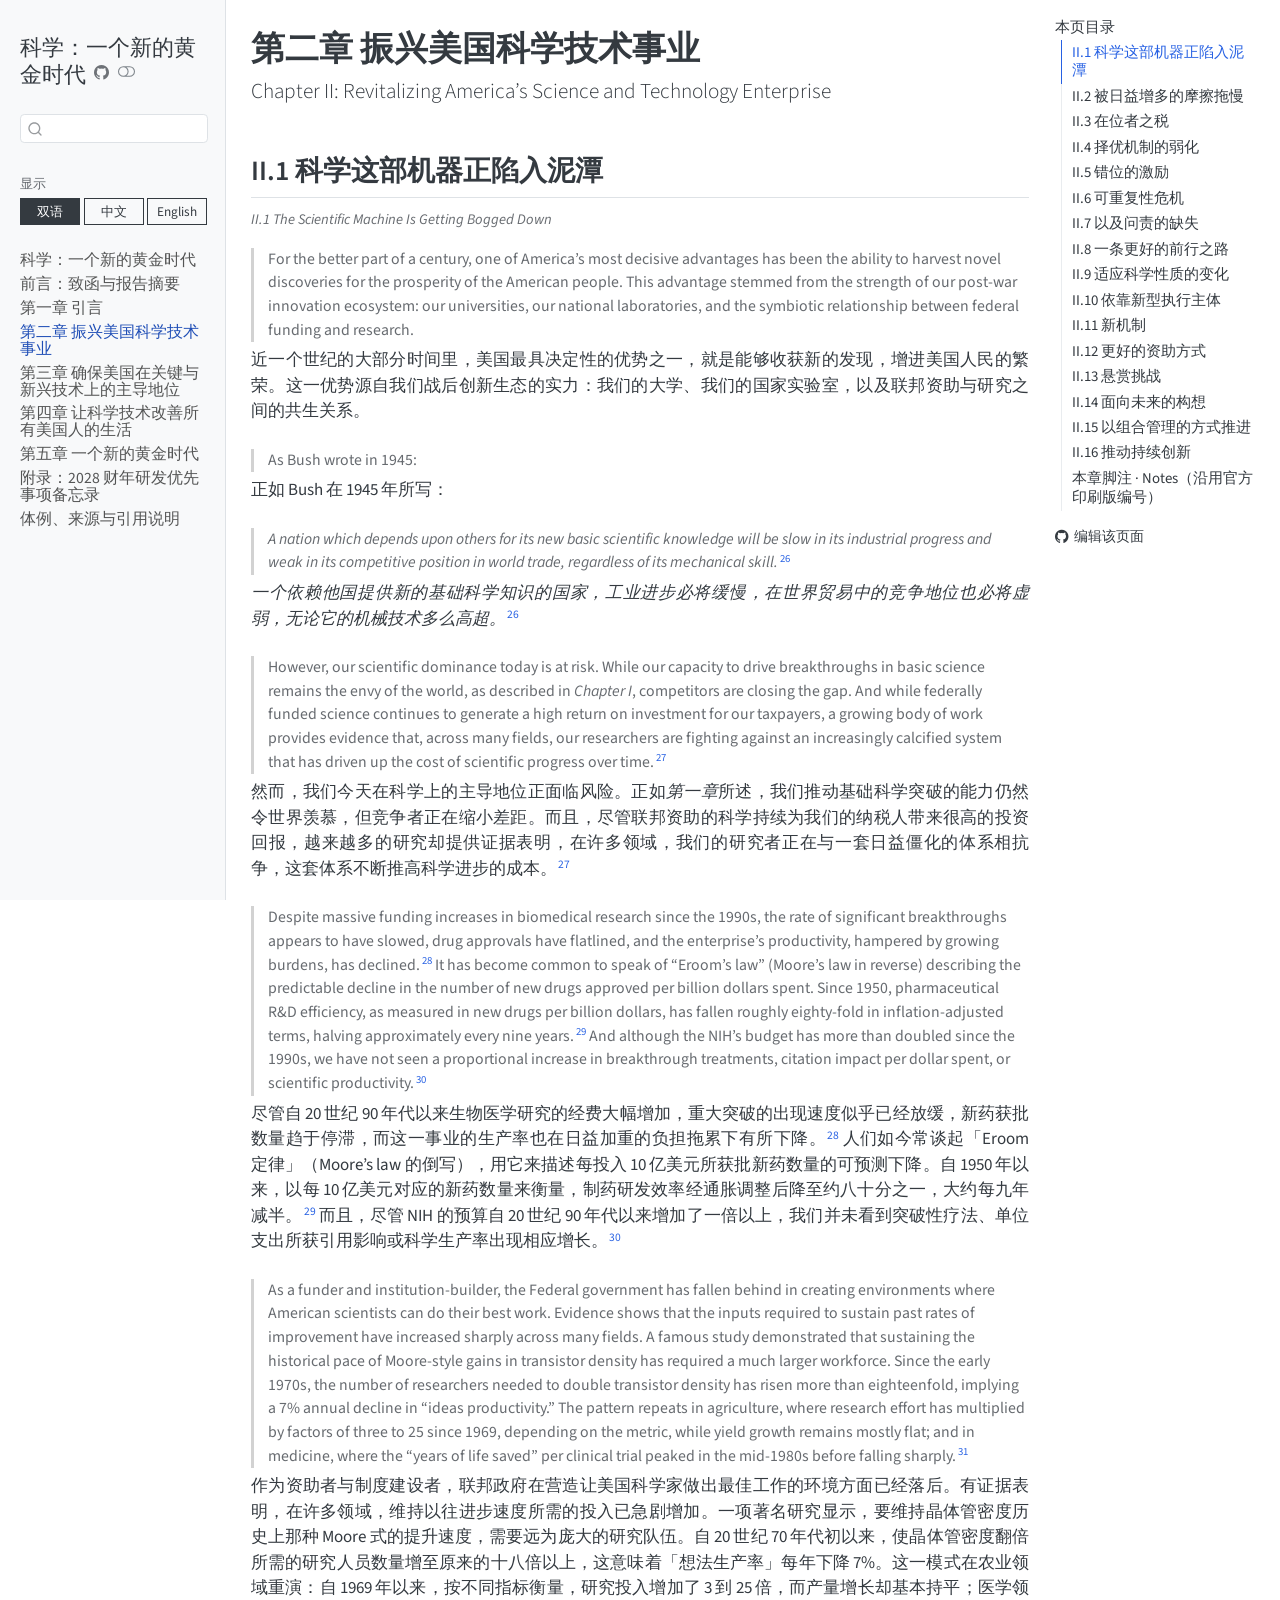
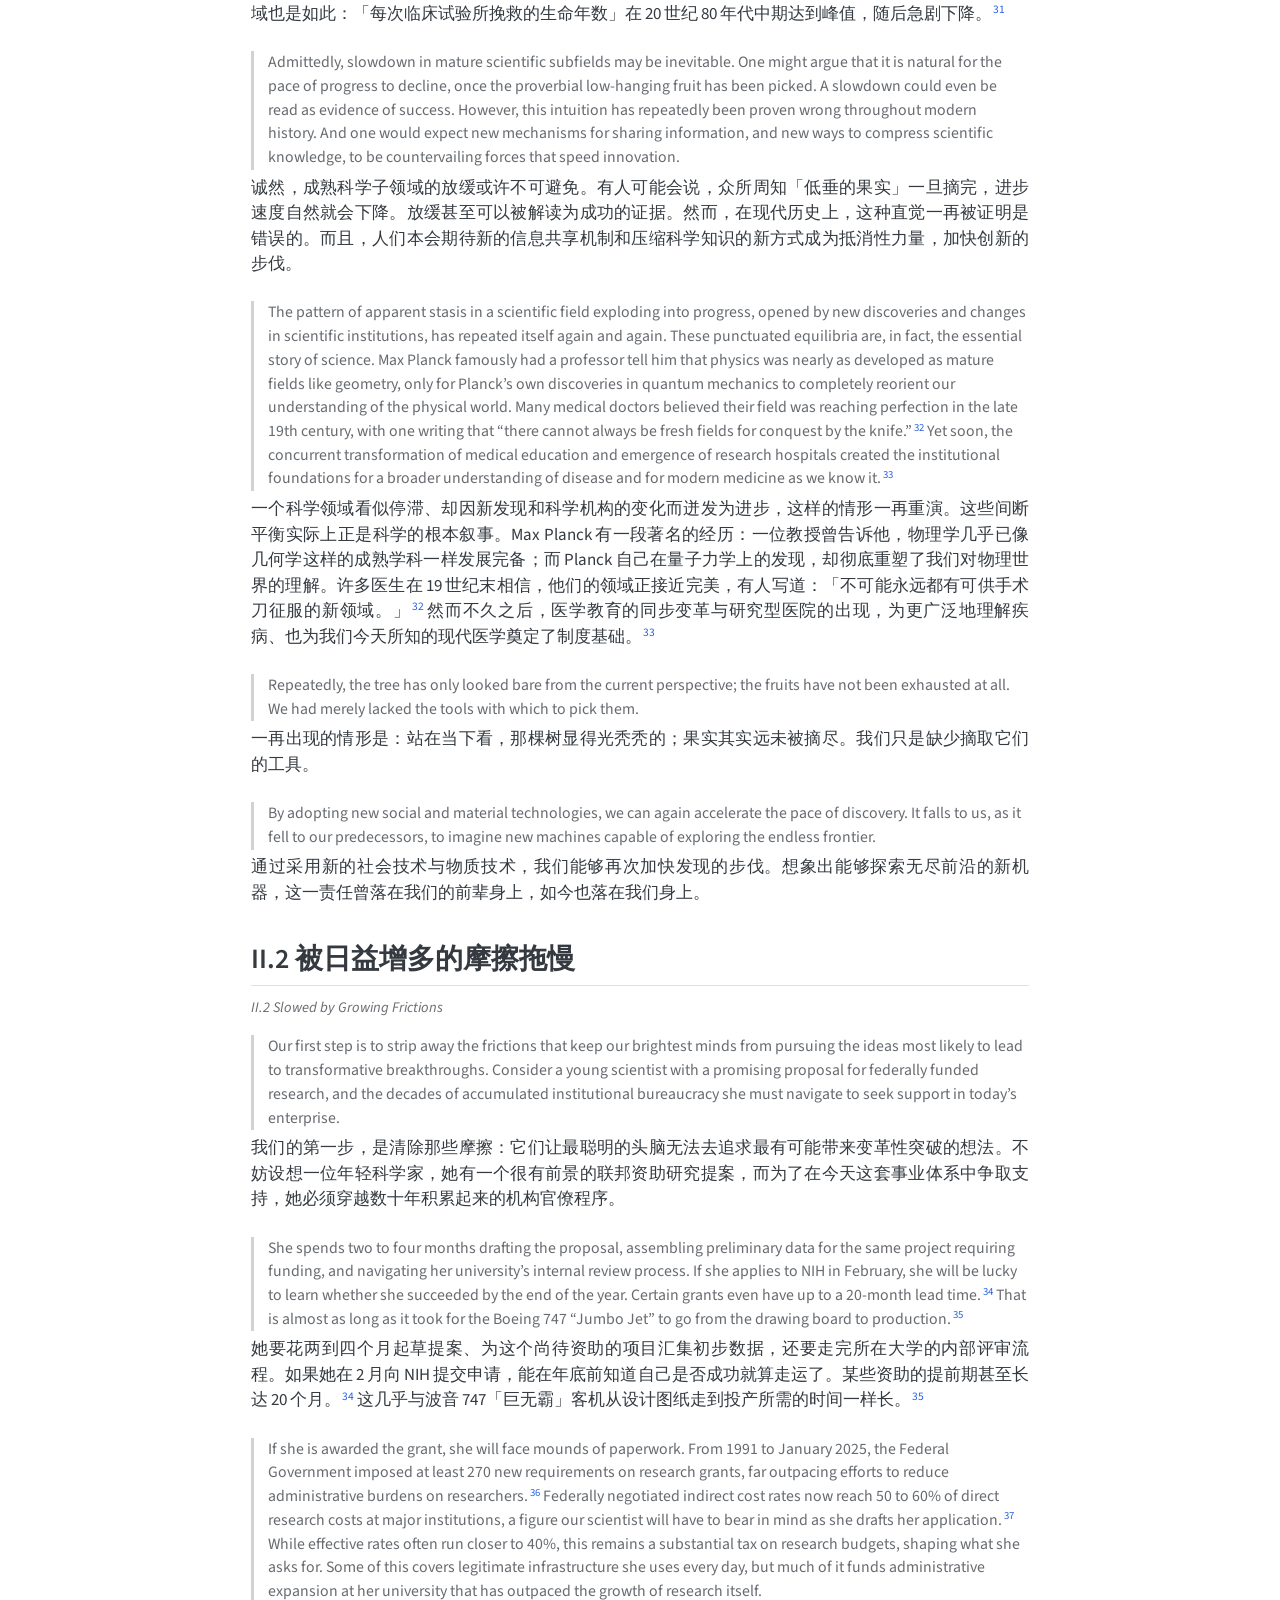
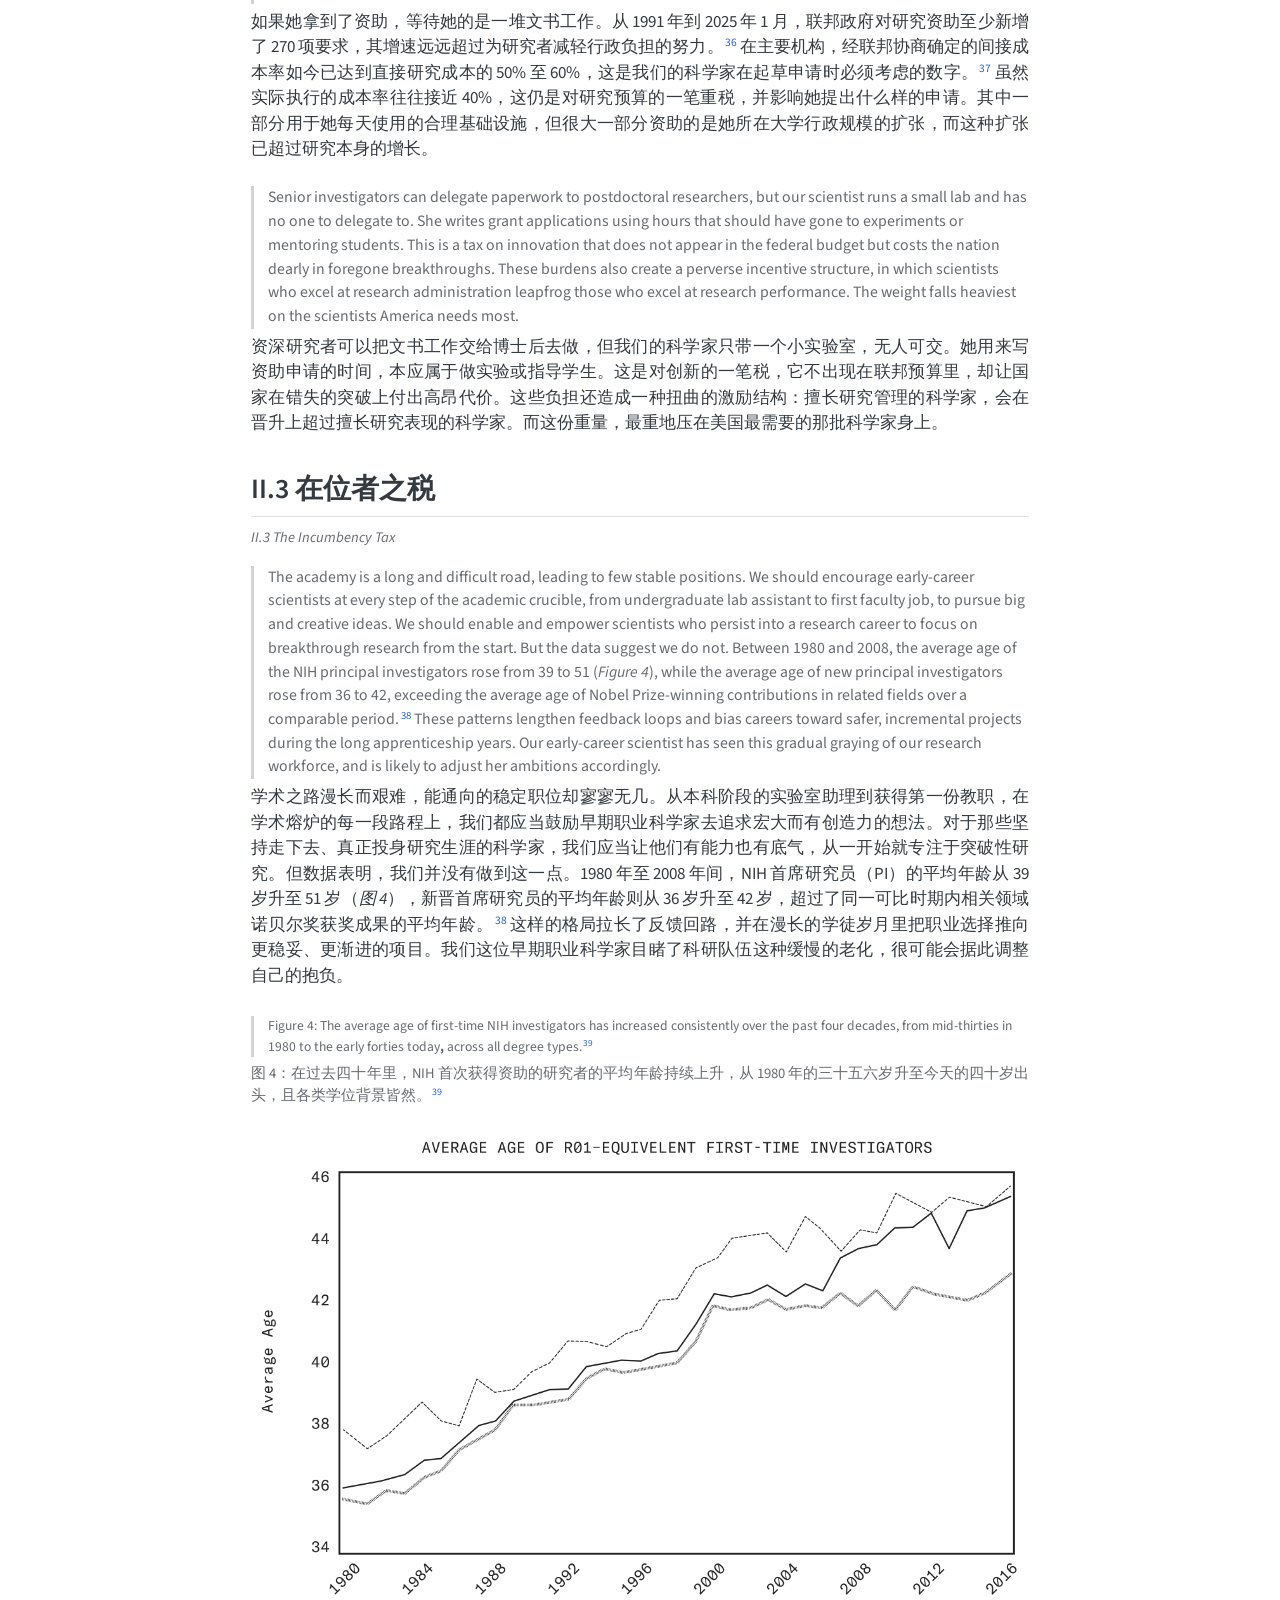
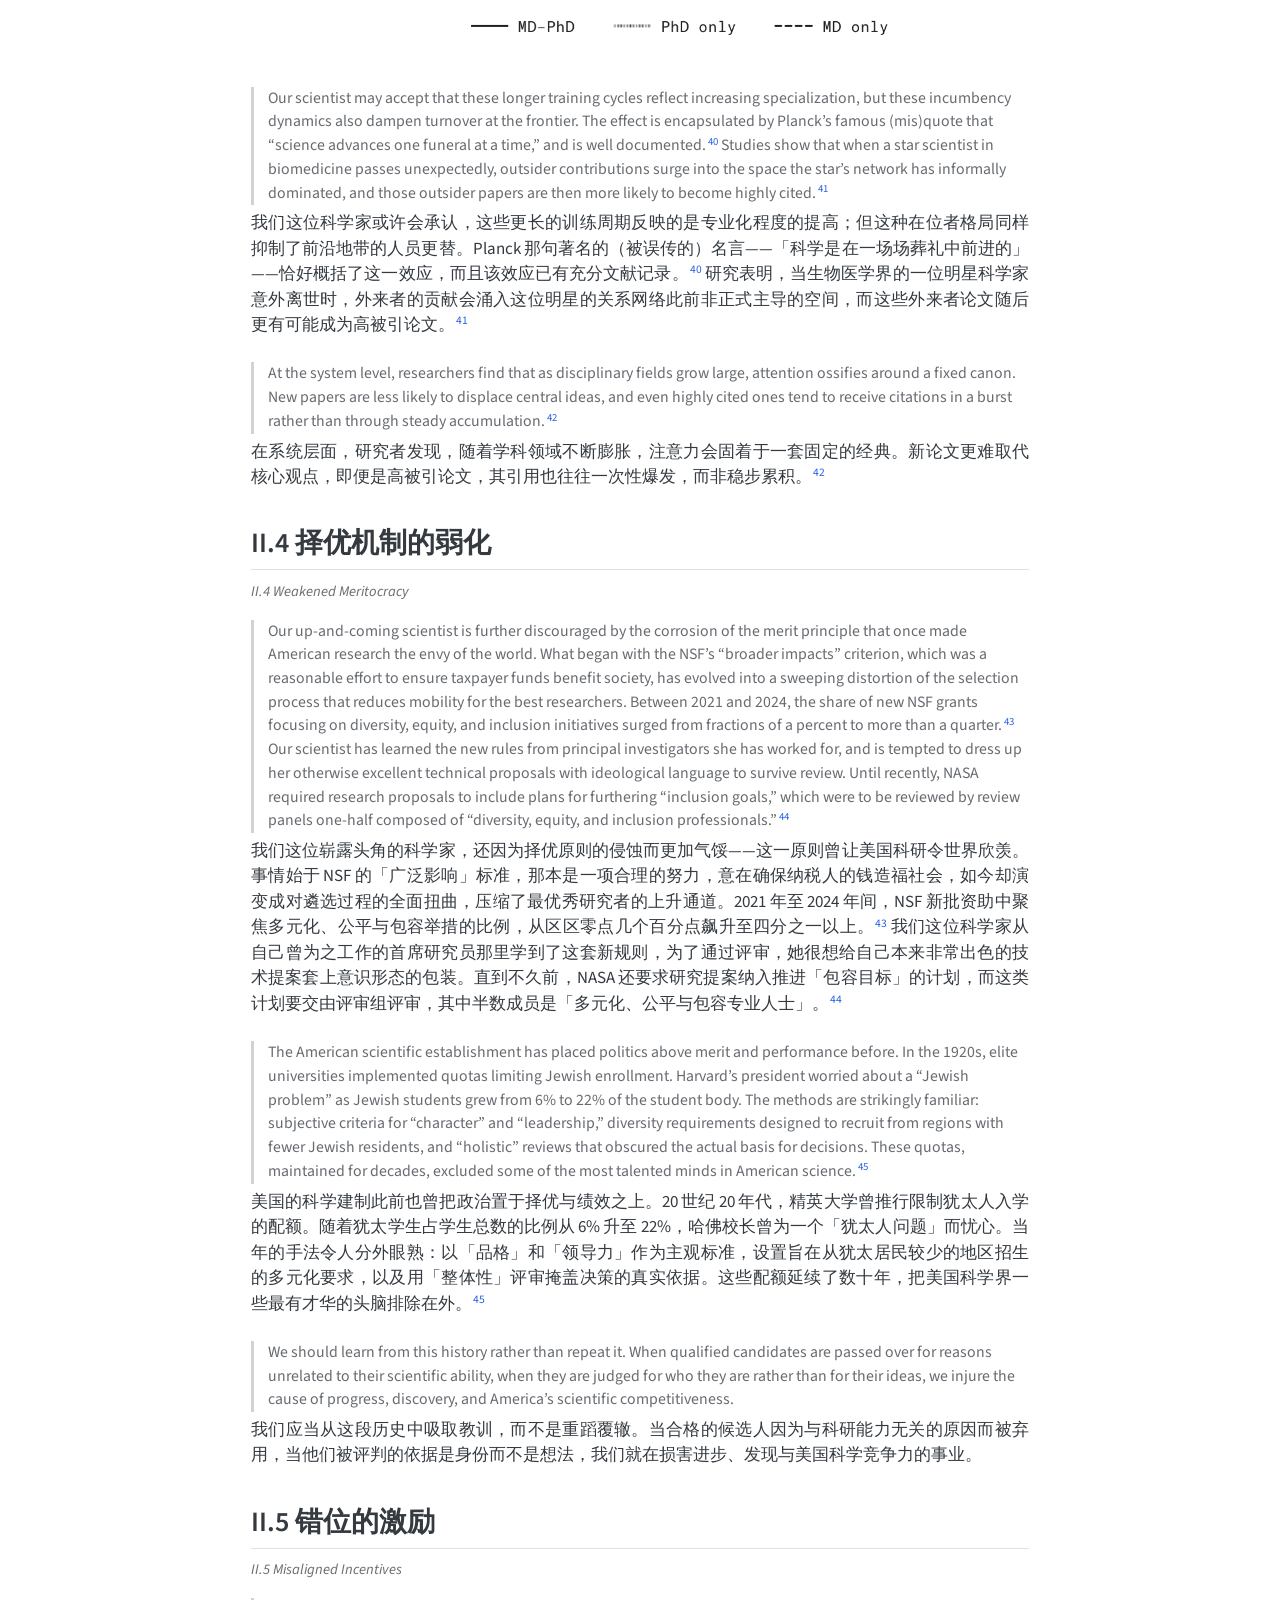
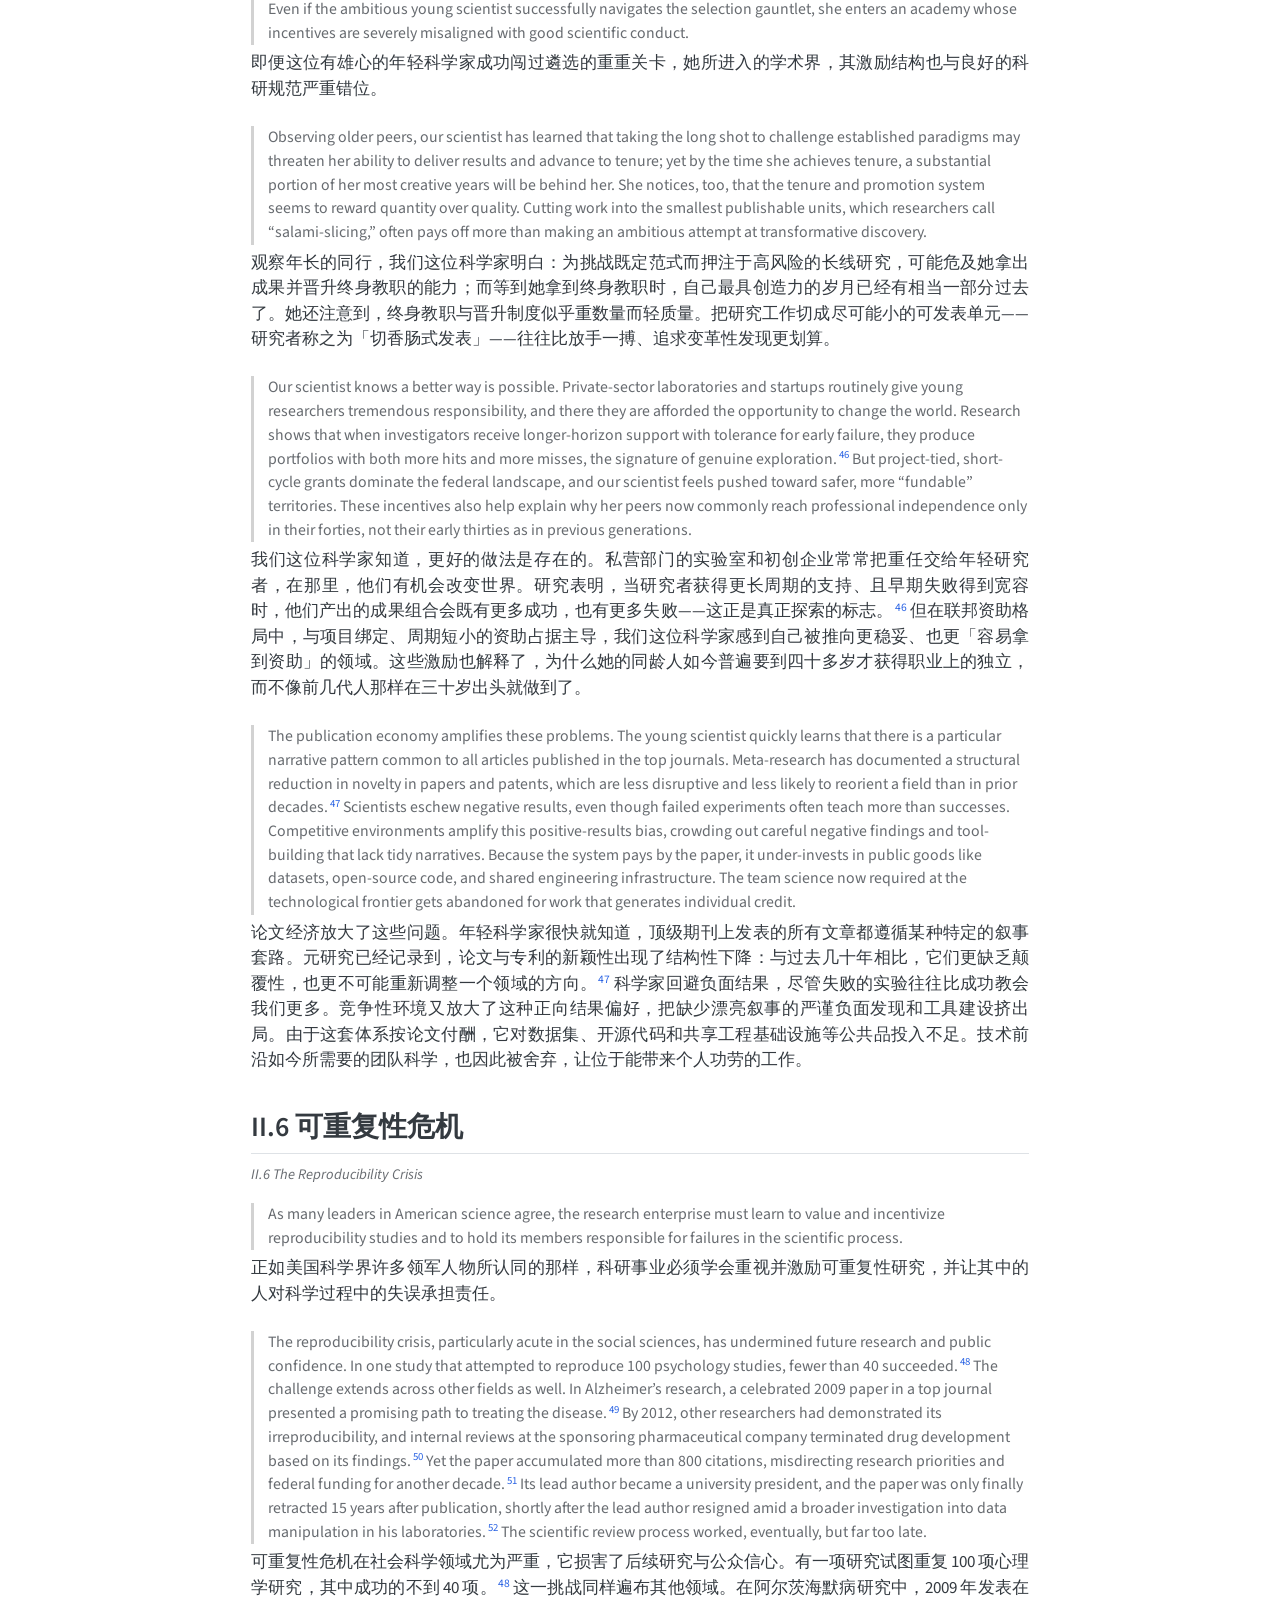
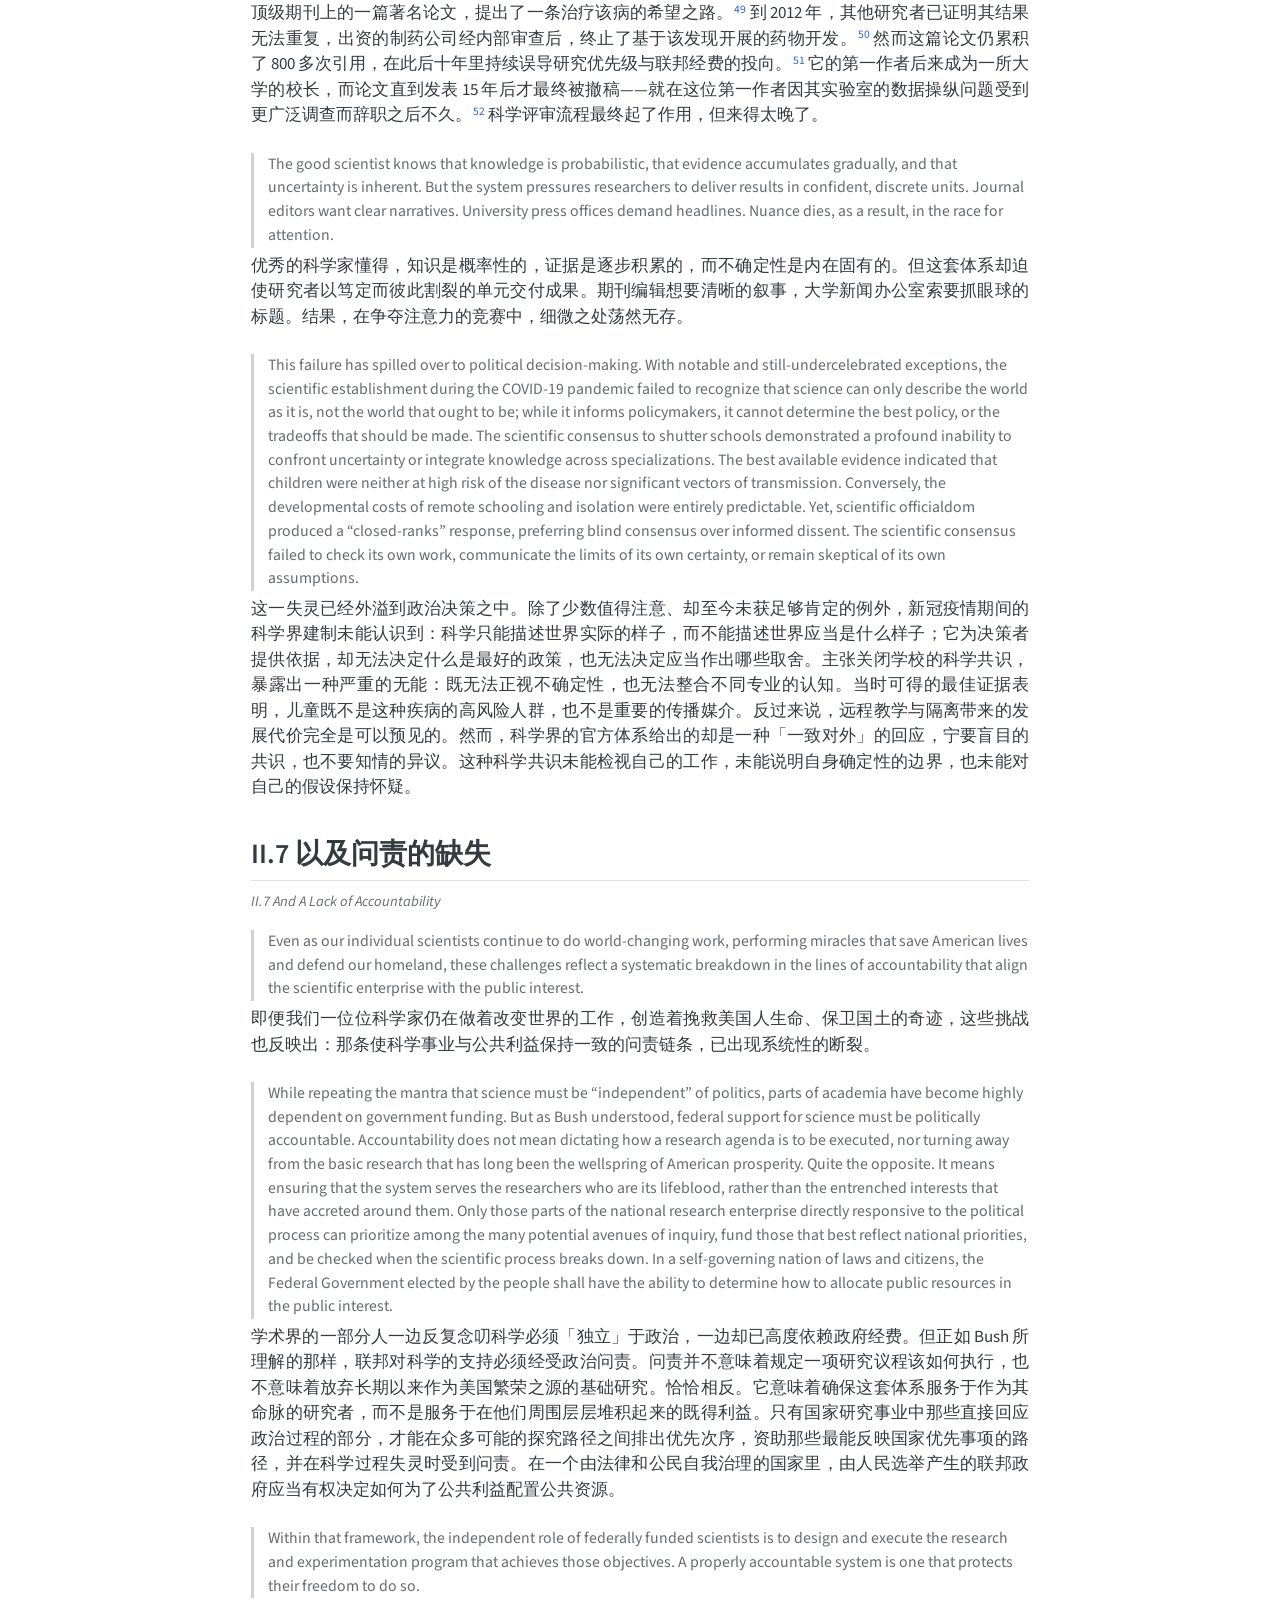
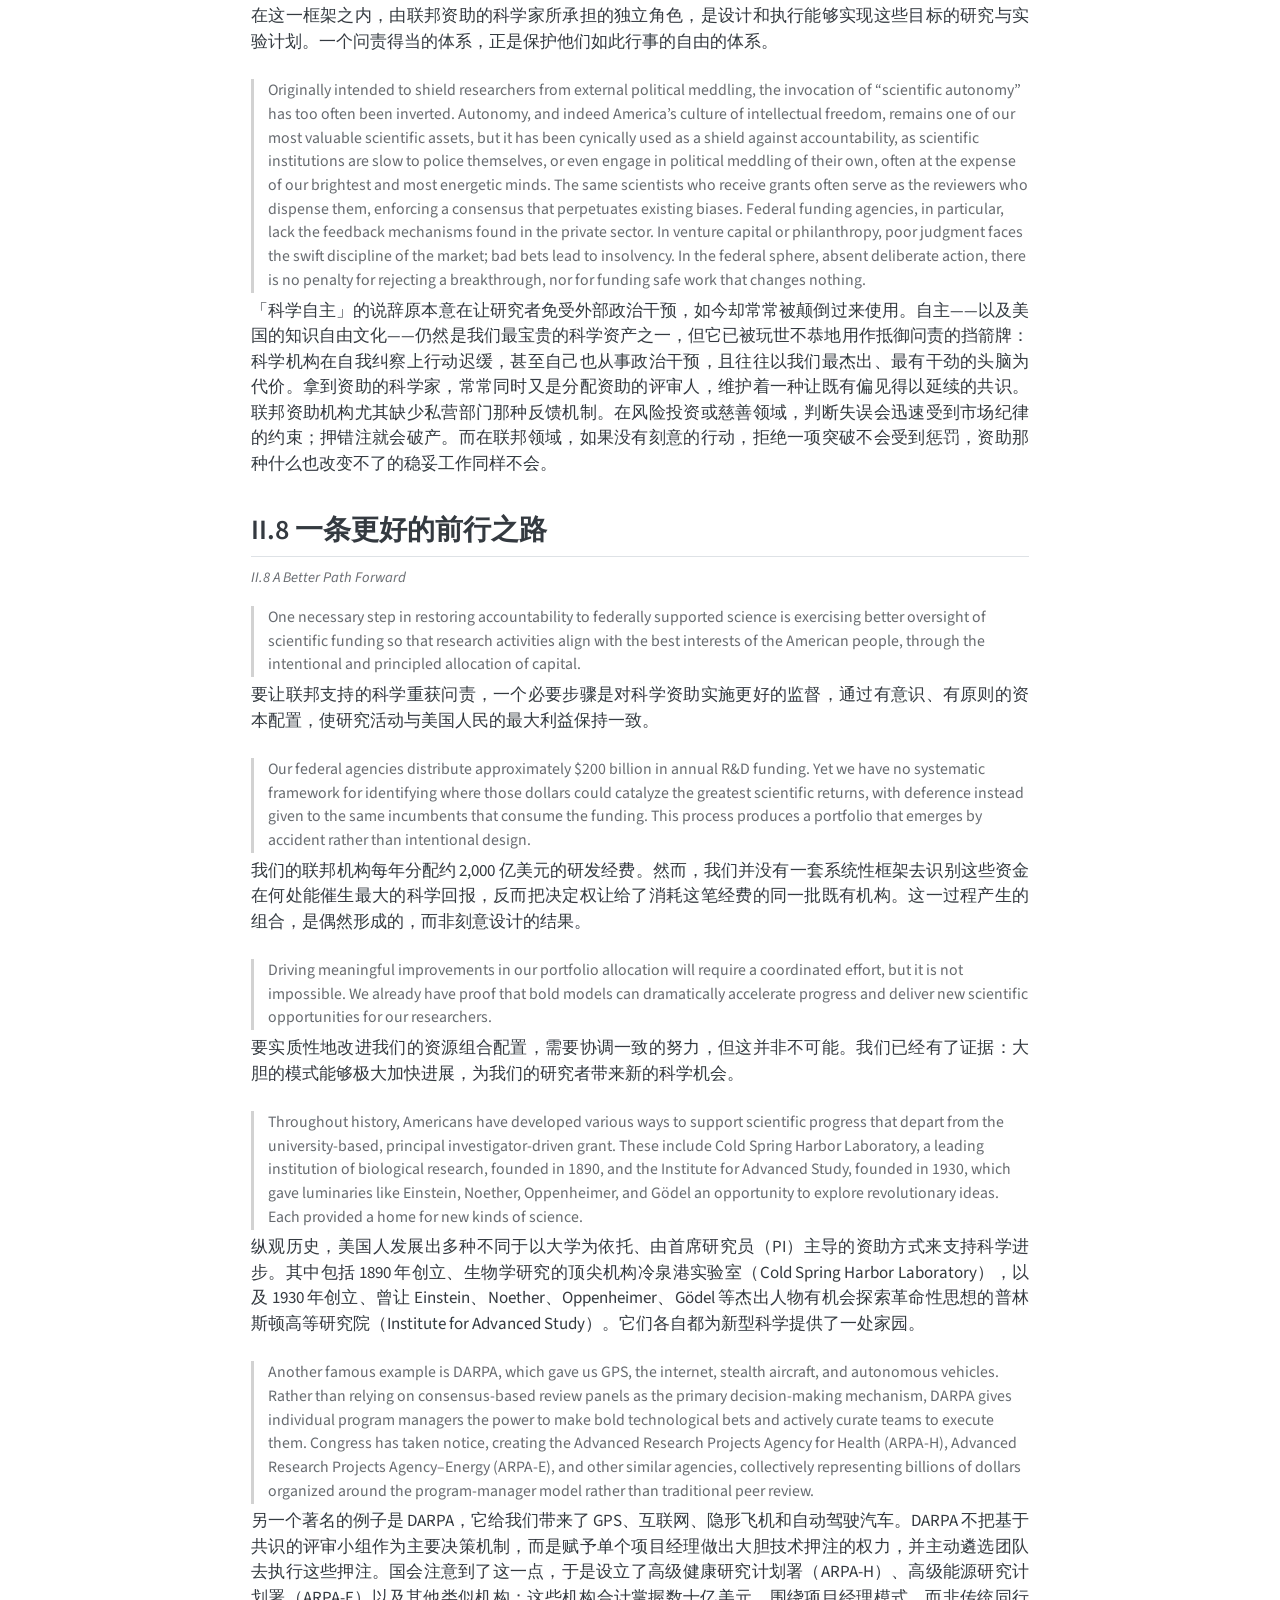
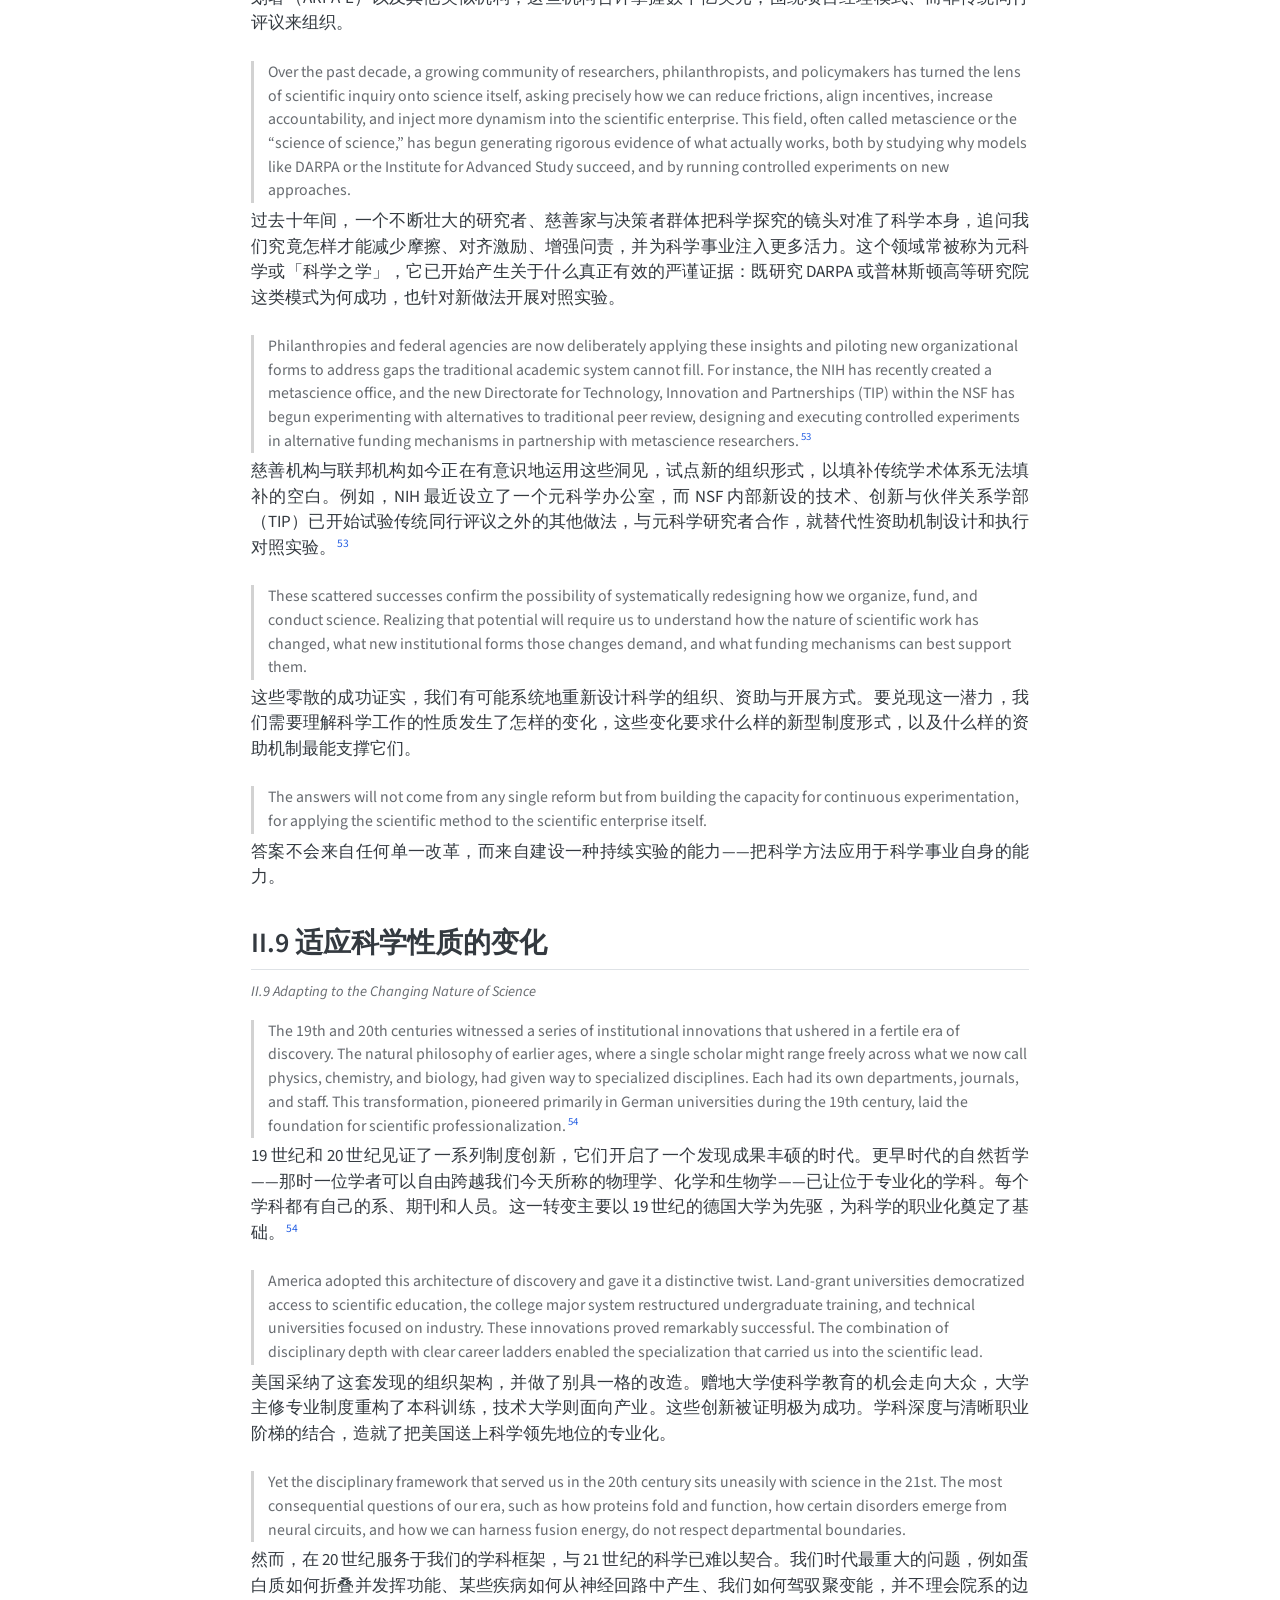
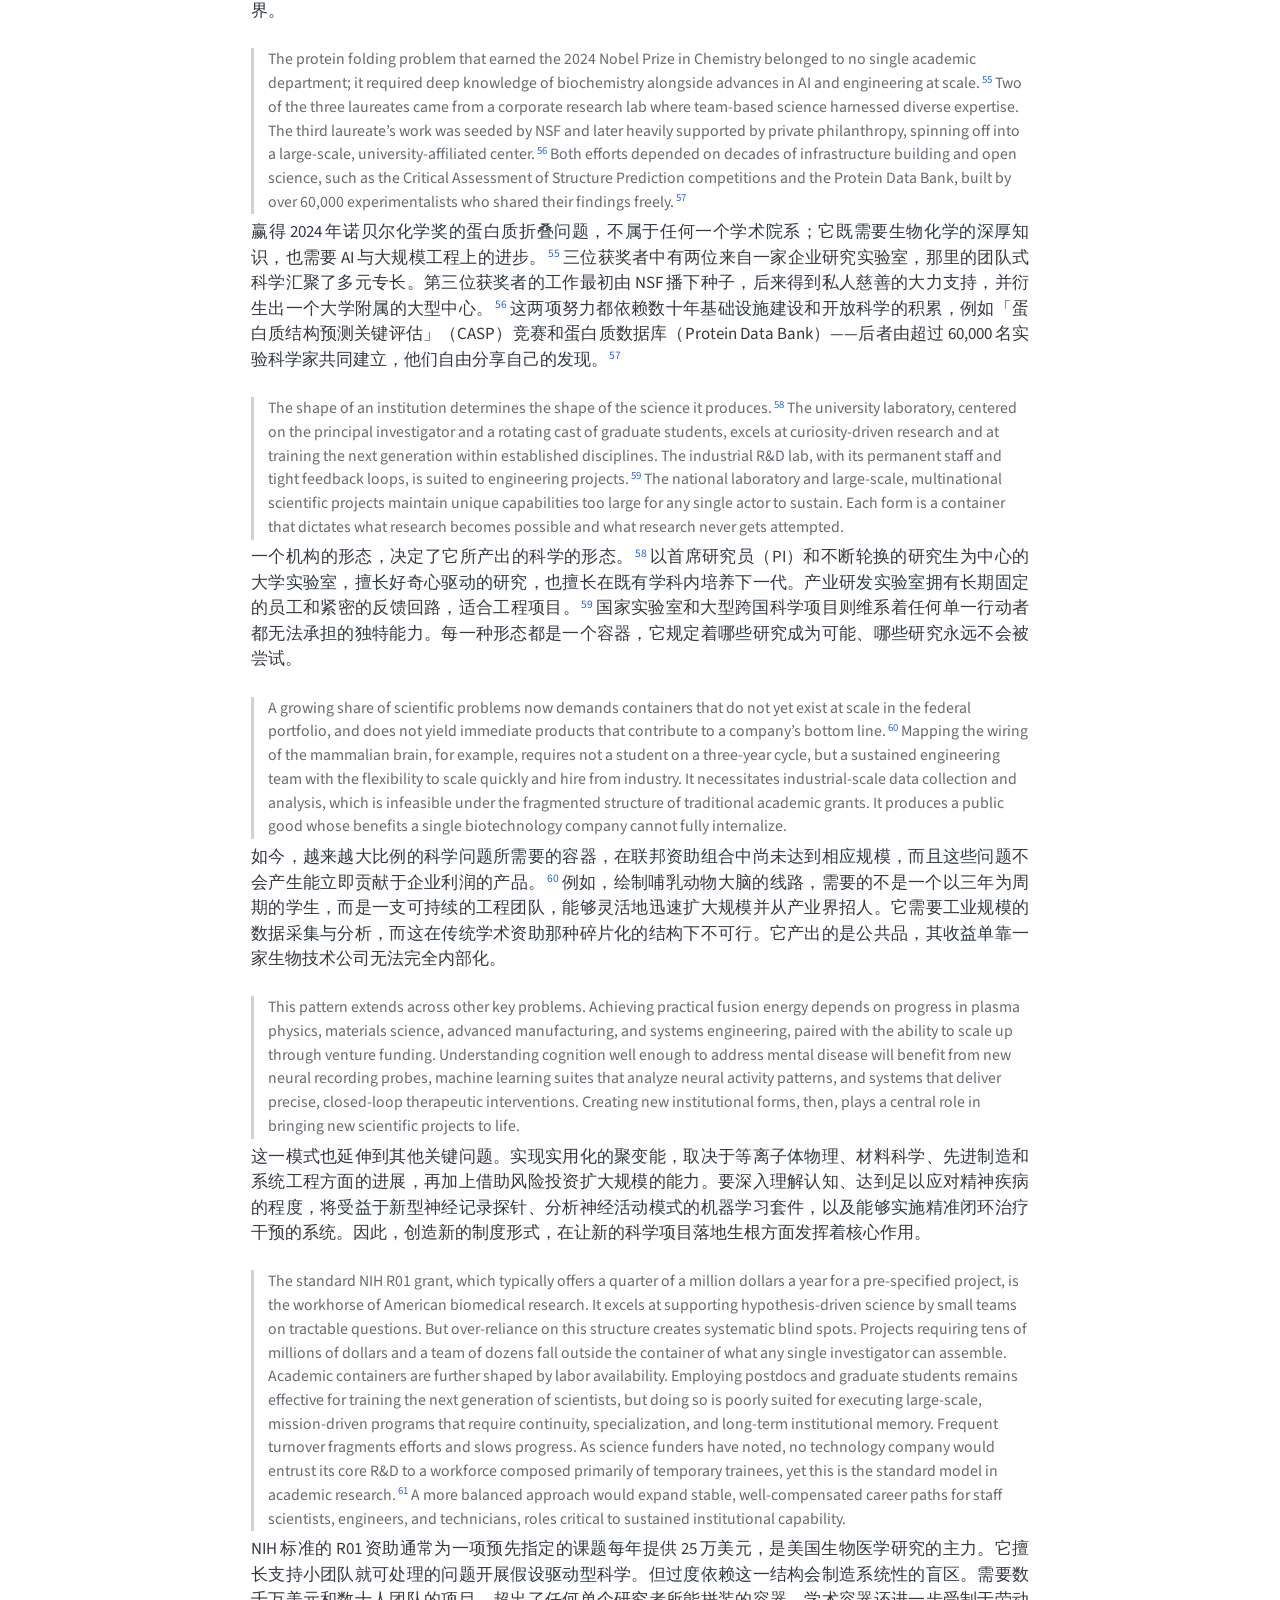
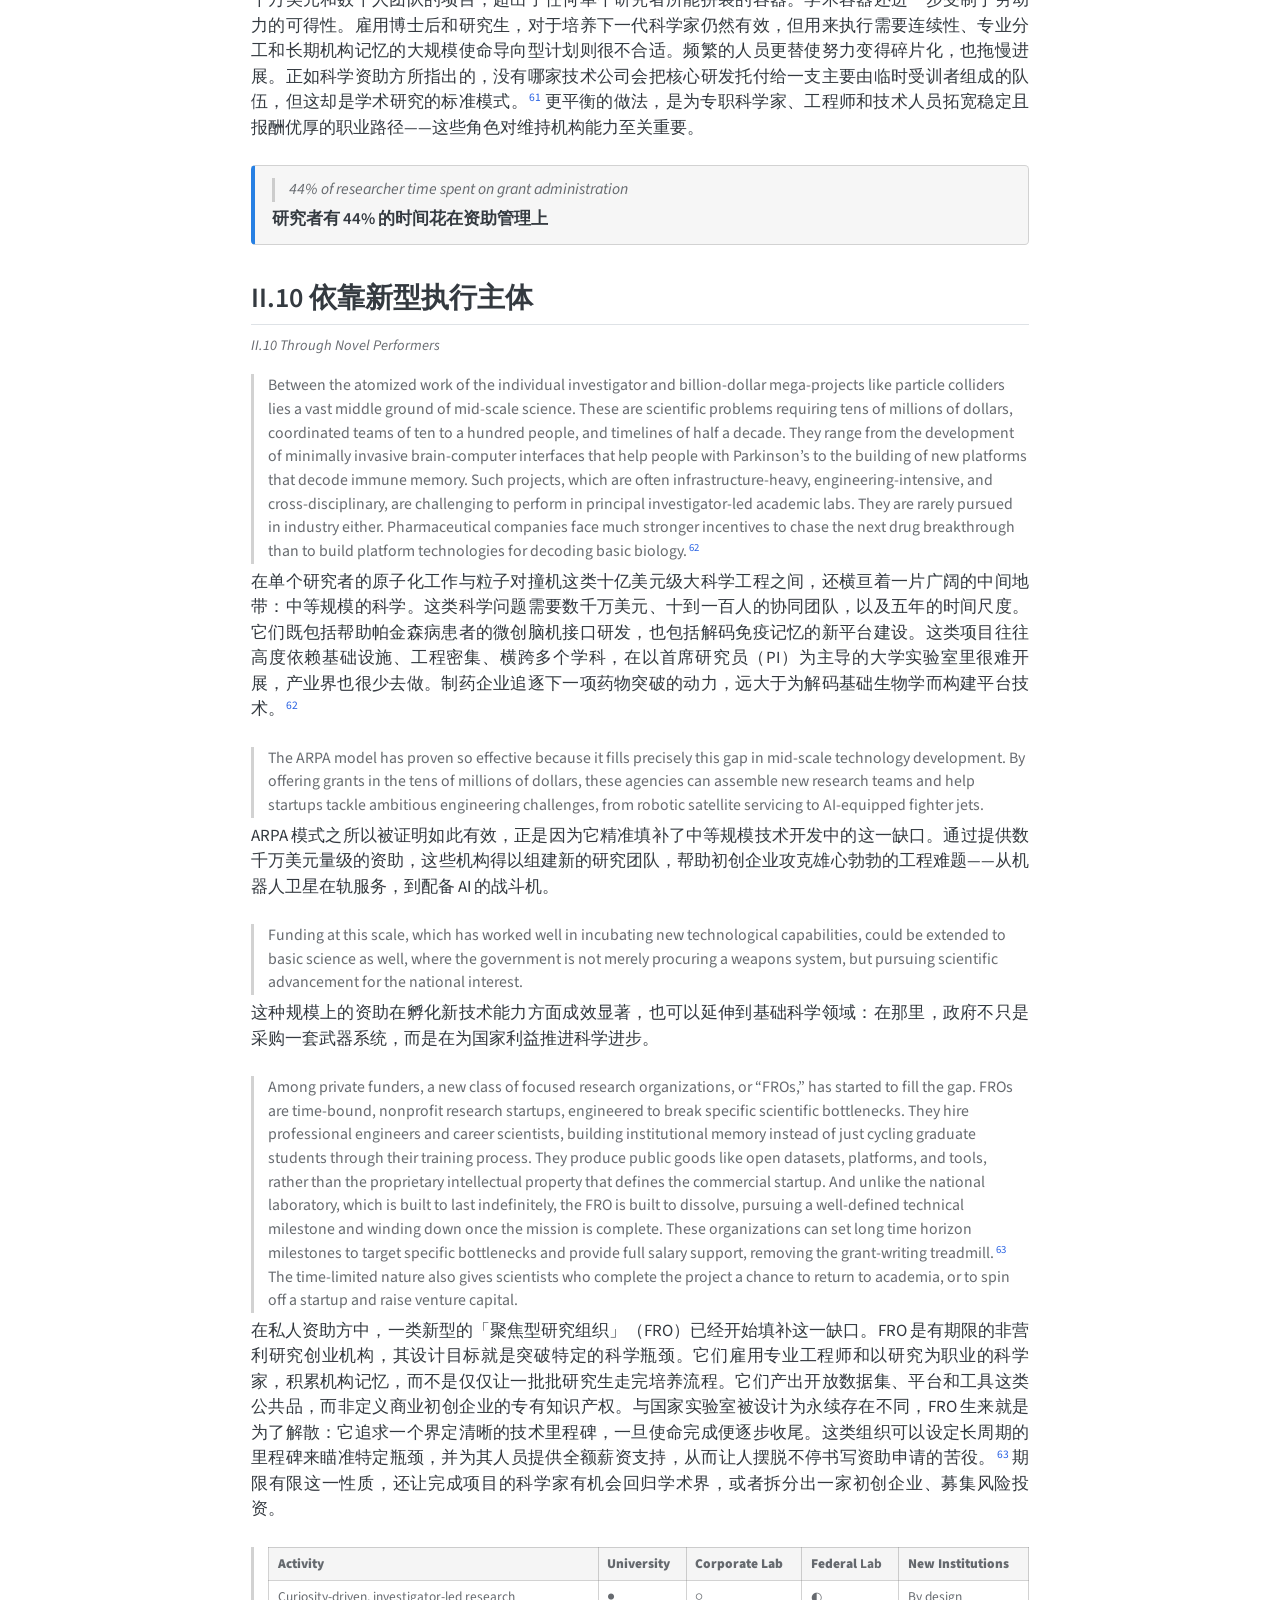
<file: docs/chapter-02.html>
<!DOCTYPE html>
<html xmlns="http://www.w3.org/1999/xhtml" lang="zh-Hans" xml:lang="zh-Hans"><head>

<meta charset="utf-8">
<meta name="generator" content="quarto-1.10.18">

<meta name="viewport" content="width=device-width, initial-scale=1.0, user-scalable=yes">


<title>第二章 振兴美国科学技术事业 – 科学：一个新的黄金时代</title>
<style>
/* Default styles provided by pandoc.
** See https://pandoc.org/MANUAL.html#variables-for-html for config info.
*/
span.smallcaps{font-variant: small-caps;}
div.columns{display: flex; gap: 1.5em;}
div.column{flex: auto;}
@media screen {
div.columns{gap: min(4vw, 1.5em);}
div.column{overflow-x: auto;}
}
div.hanging-indent{margin-left: 1.5em; text-indent: -1.5em;}
ul.task-list{list-style: none;}
ul.task-list li input[type="checkbox"] {
  width: 0.8em;
  margin: 0 0.8em 0.2em -1em; /* quarto-specific, see https://github.com/quarto-dev/quarto-cli/issues/4556 */ 
  vertical-align: middle;
}
</style>


<script src="site_libs/quarto-nav/quarto-nav.js"></script>
<script src="site_libs/quarto-nav/headroom.min.js"></script>
<script src="site_libs/clipboard/clipboard.min.js"></script>
<script src="site_libs/quarto-search/autocomplete.umd.js"></script>
<script src="site_libs/quarto-search/fuse.min.js"></script>
<script src="site_libs/quarto-search/quarto-search.js"></script>
<meta name="quarto:offset" content="./">
<link href="./chapter-03.html" rel="next">
<link href="./chapter-01.html" rel="prev">
<script src="site_libs/quarto-html/quarto.js" type="module"></script>
<script src="site_libs/quarto-html/tabsets/tabsets.js" type="module"></script>
<script src="site_libs/quarto-html/popper.min.js"></script>
<script src="site_libs/quarto-html/tippy.umd.min.js"></script>
<script src="site_libs/quarto-html/anchor.min.js"></script>
<link href="site_libs/quarto-html/tippy.css" rel="stylesheet">
<link href="site_libs/quarto-html/quarto-syntax-highlighting-64a204ab8560d761af7679ceaba22944.css" rel="stylesheet" class="quarto-color-scheme" id="quarto-text-highlighting-styles">
<link href="site_libs/quarto-html/quarto-syntax-highlighting-dark-b85bc7c33db8c58e0ec93c3465666fed.css" rel="stylesheet" class="quarto-color-scheme quarto-color-alternate" id="quarto-text-highlighting-styles">
<link href="site_libs/quarto-html/quarto-syntax-highlighting-64a204ab8560d761af7679ceaba22944.css" rel="stylesheet" class="quarto-color-scheme-extra" id="quarto-text-highlighting-styles">
<script src="site_libs/bootstrap/bootstrap.min.js"></script>
<link href="site_libs/bootstrap/bootstrap-icons.css" rel="stylesheet">
<link href="site_libs/bootstrap/bootstrap-fb2572afbb7ae85558aecddd796c2aa5.min.css" rel="stylesheet" append-hash="true" class="quarto-color-scheme" id="quarto-bootstrap" data-mode="light">
<link href="site_libs/bootstrap/bootstrap-dark-28465b6b87aa4d4b3ae6852c24e7e3ea.min.css" rel="stylesheet" append-hash="true" class="quarto-color-scheme quarto-color-alternate" id="quarto-bootstrap" data-mode="dark">
<link href="site_libs/bootstrap/bootstrap-fb2572afbb7ae85558aecddd796c2aa5.min.css" rel="stylesheet" append-hash="true" class="quarto-color-scheme-extra" id="quarto-bootstrap" data-mode="light">
<script id="quarto-search-options" type="application/json">{
  "location": "sidebar",
  "copy-button": false,
  "collapse-after": 3,
  "panel-placement": "start",
  "type": "textbox",
  "limit": 40,
  "keyboard-shortcut": [
    "f",
    "/",
    "s"
  ],
  "language": {
    "search-no-results-text": "没有结果",
    "search-matching-documents-text": "匹配的文档",
    "search-copy-link-title": "复制搜索链接",
    "search-hide-matches-text": "隐藏其它匹配结果",
    "search-more-match-text": "更多匹配结果",
    "search-more-matches-text": "更多匹配结果",
    "search-clear-button-title": "清除",
    "search-text-placeholder": "",
    "search-detached-cancel-button-title": "取消",
    "search-submit-button-title": "提交",
    "search-label": "搜索"
  }
}</script>
<style>html{ scroll-behavior: smooth; }</style>
<!-- 在首屏渲染前套用语言模式（URL 参数 ?lang=zh|en|both 优先，其次 localStorage），
     避免"中文"模式下先闪现英文。 -->
<script>
  (function () {
    var mode = null;
    try {
      var asked = (window.location.search.match(/[?&]lang=(both|zh|en)(?:&|$)/) || [])[1];
      if (asked) {
        mode = asked;
        window.localStorage.setItem("snga-lang-mode", asked);
      } else {
        var saved = window.localStorage.getItem("snga-lang-mode");
        if (saved === "zh" || saved === "en" || saved === "both") mode = saved;
      }
    } catch (e) {
      /* 隐私模式下 localStorage 不可用；默认双语 */
    }
    if (mode && mode !== "both") document.documentElement.setAttribute("data-lang-mode", mode);
  })();
</script>


<link rel="stylesheet" href="styles.css">
</head>

<body class="nav-sidebar docked quarto-light"><script id="quarto-html-before-body" type="application/javascript">
    const toggleBodyColorMode = (bsSheetEl) => {
      const mode = bsSheetEl.getAttribute("data-mode");
      const bodyEl = window.document.querySelector("body");
      if (mode === "dark") {
        bodyEl.classList.add("quarto-dark");
        bodyEl.classList.remove("quarto-light");
      } else {
        bodyEl.classList.add("quarto-light");
        bodyEl.classList.remove("quarto-dark");
      }
    }
    const toggleBodyColorPrimary = () => {
      const bsSheetEl = window.document.querySelector("link#quarto-bootstrap:not([rel=disabled-stylesheet])");
      if (bsSheetEl) {
        toggleBodyColorMode(bsSheetEl);
      }
    }
    const setColorSchemeToggle = (alternate) => {
      const toggles = window.document.querySelectorAll('.quarto-color-scheme-toggle');
      for (let i=0; i < toggles.length; i++) {
        const toggle = toggles[i];
        if (toggle) {
          if (alternate) {
            toggle.classList.add("alternate");
          } else {
            toggle.classList.remove("alternate");
          }
        }
      }
    };
    const toggleColorMode = (alternate) => {
      // Switch the stylesheets
      const primaryStylesheets = window.document.querySelectorAll('link.quarto-color-scheme:not(.quarto-color-alternate)');
      const alternateStylesheets = window.document.querySelectorAll('link.quarto-color-scheme.quarto-color-alternate');
      manageTransitions('#quarto-margin-sidebar .nav-link', false);
      if (alternate) {
        // note: dark is layered on light, we don't disable primary!
        enableStylesheet(alternateStylesheets);
        for (const sheetNode of alternateStylesheets) {
          if (sheetNode.id === "quarto-bootstrap") {
            toggleBodyColorMode(sheetNode);
          }
        }
      } else {
        disableStylesheet(alternateStylesheets);
        enableStylesheet(primaryStylesheets)
        toggleBodyColorPrimary();
      }
      manageTransitions('#quarto-margin-sidebar .nav-link', true);
      // Switch the toggles
      setColorSchemeToggle(alternate)
      // Hack to workaround the fact that safari doesn't
      // properly recolor the scrollbar when toggling (#1455)
      if (navigator.userAgent.indexOf('Safari') > 0 && navigator.userAgent.indexOf('Chrome') == -1) {
        manageTransitions("body", false);
        window.scrollTo(0, 1);
        setTimeout(() => {
          window.scrollTo(0, 0);
          manageTransitions("body", true);
        }, 40);
      }
    }
    const disableStylesheet = (stylesheets) => {
      for (let i=0; i < stylesheets.length; i++) {
        const stylesheet = stylesheets[i];
        stylesheet.rel = 'disabled-stylesheet';
      }
    }
    const enableStylesheet = (stylesheets) => {
      for (let i=0; i < stylesheets.length; i++) {
        const stylesheet = stylesheets[i];
        if(stylesheet.rel !== 'stylesheet') { // for Chrome, which will still FOUC without this check
          stylesheet.rel = 'stylesheet';
        }
      }
    }
    const manageTransitions = (selector, allowTransitions) => {
      const els = window.document.querySelectorAll(selector);
      for (let i=0; i < els.length; i++) {
        const el = els[i];
        if (allowTransitions) {
          el.classList.remove('notransition');
        } else {
          el.classList.add('notransition');
        }
      }
    }
    const isFileUrl = () => {
      return window.location.protocol === 'file:';
    }
    const hasAlternateSentinel = () => {
      let styleSentinel = getColorSchemeSentinel();
      if (styleSentinel !== null) {
        return styleSentinel === "alternate";
      } else {
        return false;
      }
    }
    const setStyleSentinel = (alternate) => {
      const value = alternate ? "alternate" : "default";
      if (!isFileUrl()) {
        window.localStorage.setItem("quarto-color-scheme", value);
      } else {
        localAlternateSentinel = value;
      }
    }
    const getColorSchemeSentinel = () => {
      if (!isFileUrl()) {
        const storageValue = window.localStorage.getItem("quarto-color-scheme");
        return storageValue != null ? storageValue : localAlternateSentinel;
      } else {
        return localAlternateSentinel;
      }
    }
    const toggleGiscusIfUsed = (isAlternate, darkModeDefault) => {
      const baseTheme = document.querySelector('#giscus-base-theme')?.value ?? 'light';
      const alternateTheme = document.querySelector('#giscus-alt-theme')?.value ?? 'dark';
      let newTheme = '';
      if(authorPrefersDark) {
        newTheme = isAlternate ? baseTheme : alternateTheme;
      } else {
        newTheme = isAlternate ? alternateTheme : baseTheme;
      }
      const changeGiscusTheme = () => {
        // From: https://github.com/giscus/giscus/issues/336
        const sendMessage = (message) => {
          const iframe = document.querySelector('iframe.giscus-frame');
          if (!iframe) return;
          iframe.contentWindow.postMessage({ giscus: message }, 'https://giscus.app');
        }
        sendMessage({
          setConfig: {
            theme: newTheme
          }
        });
      }
      const isGiscussLoaded = window.document.querySelector('iframe.giscus-frame') !== null;
      if (isGiscussLoaded) {
        changeGiscusTheme();
      }
    };
    const authorPrefersDark = false;
    const darkModeDefault = authorPrefersDark;
      document.querySelector('link#quarto-text-highlighting-styles.quarto-color-scheme-extra').rel = 'disabled-stylesheet';
      document.querySelector('link#quarto-bootstrap.quarto-color-scheme-extra').rel = 'disabled-stylesheet';
    let localAlternateSentinel = darkModeDefault ? 'alternate' : 'default';
    // Dark / light mode switch
    window.quartoToggleColorScheme = () => {
      // Read the current dark / light value
      let toAlternate = !hasAlternateSentinel();
      toggleColorMode(toAlternate);
      setStyleSentinel(toAlternate);
      toggleGiscusIfUsed(toAlternate, darkModeDefault);
      window.dispatchEvent(new Event('resize'));
    };
    // Switch to dark mode if need be
    if (hasAlternateSentinel()) {
      toggleColorMode(true);
    } else {
      toggleColorMode(false);
    }
  </script>

<div id="quarto-search-results"></div>
  <header id="quarto-header" class="headroom fixed-top">
  <nav class="quarto-secondary-nav">
    <div class="container-fluid d-flex">
      <button type="button" class="quarto-btn-toggle btn" data-bs-toggle="collapse" role="button" data-bs-target=".quarto-sidebar-collapse-item" aria-controls="quarto-sidebar" aria-expanded="false" aria-label="展开或折叠侧边栏导航" onclick="if (window.quartoToggleHeadroom) { window.quartoToggleHeadroom(); }">
        <i class="bi bi-layout-text-sidebar-reverse"></i>
      </button>
        <nav class="quarto-page-breadcrumbs" aria-label="breadcrumb"><ol class="breadcrumb"><li class="breadcrumb-item"><a href="./chapter-02.html"><span class="chapter-title">第二章 振兴美国科学技术事业</span></a></li></ol></nav>
        <a class="flex-grow-1" role="navigation" data-bs-toggle="collapse" data-bs-target=".quarto-sidebar-collapse-item" aria-controls="quarto-sidebar" aria-expanded="false" aria-label="展开或折叠侧边栏导航" onclick="if (window.quartoToggleHeadroom) { window.quartoToggleHeadroom(); }">      
        </a>
      <button type="button" class="btn quarto-search-button" aria-label="搜索" onclick="window.quartoOpenSearch();">
        <i class="bi bi-search"></i>
      </button>
    </div>
  </nav>
</header>
<!-- content -->
<div id="quarto-content" class="quarto-container page-columns page-rows-contents page-layout-article">
<!-- sidebar -->
  <nav id="quarto-sidebar" class="sidebar collapse collapse-horizontal quarto-sidebar-collapse-item sidebar-navigation docked overflow-auto">
    <div class="pt-lg-2 mt-2 text-left sidebar-header">
    <div class="sidebar-title mb-0 py-0">
      <a href="./">科学：一个新的黄金时代</a> 
        <div class="sidebar-tools-main">
    <a href="https://github.com/cxy0714/Science-A-New-Golden-Age/tree/main/web/" title="源代码" class="quarto-navigation-tool px-1" aria-label="源代码"><i class="bi bi-github"></i></a>
  <a href="" class="quarto-color-scheme-toggle quarto-navigation-tool  px-1" onclick="window.quartoToggleColorScheme(); return false;" title="切换深色模式"><i class="bi"></i></a>
</div>
    </div>
      </div>
        <div class="mt-2 flex-shrink-0 align-items-center">
        <div class="sidebar-search">
        <div id="quarto-search" class="" title="搜索"></div>
        </div>
        </div>
    <div class="sidebar-menu-container"> 
    <ul class="list-unstyled mt-1">
        <li class="sidebar-item">
  <div class="sidebar-item-container"> 
  <a href="./index.html" class="sidebar-item-text sidebar-link"><span class="chapter-title">科学：一个新的黄金时代</span></a>
  </div>
</li>
        <li class="sidebar-item">
  <div class="sidebar-item-container"> 
  <a href="./front.html" class="sidebar-item-text sidebar-link"><span class="chapter-title">前言：致函与报告摘要</span></a>
  </div>
</li>
        <li class="sidebar-item">
  <div class="sidebar-item-container"> 
  <a href="./chapter-01.html" class="sidebar-item-text sidebar-link"><span class="chapter-title">第一章 引言</span></a>
  </div>
</li>
        <li class="sidebar-item">
  <div class="sidebar-item-container"> 
  <a href="./chapter-02.html" class="sidebar-item-text sidebar-link active"><span class="chapter-title">第二章 振兴美国科学技术事业</span></a>
  </div>
</li>
        <li class="sidebar-item">
  <div class="sidebar-item-container"> 
  <a href="./chapter-03.html" class="sidebar-item-text sidebar-link"><span class="chapter-title">第三章 确保美国在关键与新兴技术上的主导地位</span></a>
  </div>
</li>
        <li class="sidebar-item">
  <div class="sidebar-item-container"> 
  <a href="./chapter-04.html" class="sidebar-item-text sidebar-link"><span class="chapter-title">第四章 让科学技术改善所有美国人的生活</span></a>
  </div>
</li>
        <li class="sidebar-item">
  <div class="sidebar-item-container"> 
  <a href="./chapter-05.html" class="sidebar-item-text sidebar-link"><span class="chapter-title">第五章 一个新的黄金时代</span></a>
  </div>
</li>
        <li class="sidebar-item">
  <div class="sidebar-item-container"> 
  <a href="./annex-fy2028.html" class="sidebar-item-text sidebar-link"><span class="chapter-title">附录：2028 财年研发优先事项备忘录</span></a>
  </div>
</li>
        <li class="sidebar-item">
  <div class="sidebar-item-container"> 
  <a href="./99-colophon.html" class="sidebar-item-text sidebar-link"><span class="chapter-title">体例、来源与引用说明</span></a>
  </div>
</li>
    </ul>
    </div>
</nav>
<div id="quarto-sidebar-glass" class="quarto-sidebar-collapse-item" data-bs-toggle="collapse" data-bs-target=".quarto-sidebar-collapse-item"></div>
<!-- margin-sidebar -->
    <div id="quarto-margin-sidebar" class="sidebar margin-sidebar">
        <nav id="TOC" role="doc-toc" class="toc-active">
    <h2 id="toc-title">本页目录</h2>
   
  <ul class="collapse">
  <li><a href="#ii.1-科学这部机器正陷入泥潭" id="toc-ii.1-科学这部机器正陷入泥潭" class="nav-link active" data-scroll-target="#ii.1-科学这部机器正陷入泥潭">II.1 科学这部机器正陷入泥潭</a></li>
  <li><a href="#ii.2-被日益增多的摩擦拖慢" id="toc-ii.2-被日益增多的摩擦拖慢" class="nav-link" data-scroll-target="#ii.2-被日益增多的摩擦拖慢">II.2 被日益增多的摩擦拖慢</a></li>
  <li><a href="#ii.3-在位者之税" id="toc-ii.3-在位者之税" class="nav-link" data-scroll-target="#ii.3-在位者之税">II.3 在位者之税</a></li>
  <li><a href="#ii.4-择优机制的弱化" id="toc-ii.4-择优机制的弱化" class="nav-link" data-scroll-target="#ii.4-择优机制的弱化">II.4 择优机制的弱化</a></li>
  <li><a href="#ii.5-错位的激励" id="toc-ii.5-错位的激励" class="nav-link" data-scroll-target="#ii.5-错位的激励">II.5 错位的激励</a></li>
  <li><a href="#ii.6-可重复性危机" id="toc-ii.6-可重复性危机" class="nav-link" data-scroll-target="#ii.6-可重复性危机">II.6 可重复性危机</a></li>
  <li><a href="#ii.7-以及问责的缺失" id="toc-ii.7-以及问责的缺失" class="nav-link" data-scroll-target="#ii.7-以及问责的缺失">II.7 以及问责的缺失</a></li>
  <li><a href="#ii.8-一条更好的前行之路" id="toc-ii.8-一条更好的前行之路" class="nav-link" data-scroll-target="#ii.8-一条更好的前行之路">II.8 一条更好的前行之路</a></li>
  <li><a href="#ii.9-适应科学性质的变化" id="toc-ii.9-适应科学性质的变化" class="nav-link" data-scroll-target="#ii.9-适应科学性质的变化">II.9 适应科学性质的变化</a></li>
  <li><a href="#ii.10-依靠新型执行主体" id="toc-ii.10-依靠新型执行主体" class="nav-link" data-scroll-target="#ii.10-依靠新型执行主体">II.10 依靠新型执行主体</a></li>
  <li><a href="#ii.11-新机制" id="toc-ii.11-新机制" class="nav-link" data-scroll-target="#ii.11-新机制">II.11 新机制</a></li>
  <li><a href="#ii.12-更好的资助方式" id="toc-ii.12-更好的资助方式" class="nav-link" data-scroll-target="#ii.12-更好的资助方式">II.12 更好的资助方式</a></li>
  <li><a href="#ii.13-悬赏挑战" id="toc-ii.13-悬赏挑战" class="nav-link" data-scroll-target="#ii.13-悬赏挑战">II.13 悬赏挑战</a></li>
  <li><a href="#ii.14-面向未来的构想" id="toc-ii.14-面向未来的构想" class="nav-link" data-scroll-target="#ii.14-面向未来的构想">II.14 面向未来的构想</a></li>
  <li><a href="#ii.15-以组合管理的方式推进" id="toc-ii.15-以组合管理的方式推进" class="nav-link" data-scroll-target="#ii.15-以组合管理的方式推进">II.15 以组合管理的方式推进</a></li>
  <li><a href="#ii.16-推动持续创新" id="toc-ii.16-推动持续创新" class="nav-link" data-scroll-target="#ii.16-推动持续创新">II.16 推动持续创新</a></li>
  <li><a href="#本章脚注-notes沿用官方印刷版编号" id="toc-本章脚注-notes沿用官方印刷版编号" class="nav-link" data-scroll-target="#本章脚注-notes沿用官方印刷版编号">本章脚注 · Notes（沿用官方印刷版编号）</a></li>
  </ul>
<div class="toc-actions"><ul class="collapse"><li><a href="https://github.com/cxy0714/Science-A-New-Golden-Age/edit/main/web/chapter-02.qmd" class="toc-action"><i class="bi bi-github"></i>编辑该页面</a></li></ul></div></nav>
    </div>
<!-- main -->
<main class="content" id="quarto-document-content">


<header id="title-block-header" class="quarto-title-block default">
<div class="quarto-title">
<h1 class="title"><span class="chapter-title">第二章 振兴美国科学技术事业</span></h1>
<p class="subtitle lead">Chapter II: Revitalizing America’s Science and Technology Enterprise</p>
</div>



<div class="quarto-title-meta">

    
  
    
  </div>
  


</header>


<section id="ii.1-科学这部机器正陷入泥潭" class="level2">
<h2 class="anchored" data-anchor-id="ii.1-科学这部机器正陷入泥潭">II.1 科学这部机器正陷入泥潭</h2>
<div class="en h-en"><p>II.1 The Scientific Machine Is Getting Bogged Down</p></div>
<div class="pair">
<div class="en" id="p-chapter-02-2-en"><p>For the better part of a century, one of America’s most decisive advantages has been the ability to harvest novel discoveries for the prosperity of the American people. This advantage stemmed from the strength of our post-war innovation ecosystem: our universities, our national laboratories, and the symbiotic relationship between federal funding and research.</p></div>
<div class="zh" id="p-chapter-02-2-zh"><p>近一个世纪的大部分时间里，美国最具决定性的优势之一，就是能够收获新的发现，增进美国人民的繁荣。这一优势源自我们战后创新生态的实力：我们的大学、我们的国家实验室，以及联邦资助与研究之间的共生关系。</p></div>
</div>
<div class="pair">
<div class="en" id="p-chapter-02-3-en"><p>As Bush wrote in 1945:</p></div>
<div class="zh" id="p-chapter-02-3-zh"><p>正如 Bush 在 1945 年所写：</p></div>
</div>
<div class="pair">
<div class="en" id="p-chapter-02-4-en"><p><em>A nation which depends upon others for its new basic scientific knowledge will be slow in its industrial progress and weak in its competitive position in world trade, regardless of its mechanical skill.</em><a class="noteref" id="fnref-chapter-02-26-en" href="#fn-chapter-02-26" role="doc-noteref" title="脚注 26"><sup>26</sup></a></p></div>
<div class="zh" id="p-chapter-02-4-zh"><p><em>一个依赖他国提供新的基础科学知识的国家，工业进步必将缓慢，在世界贸易中的竞争地位也必将虚弱，无论它的机械技术多么高超。</em><a class="noteref" id="fnref-chapter-02-26-zh" href="#fn-chapter-02-26" role="doc-noteref" title="脚注 26"><sup>26</sup></a></p></div>
</div>
<div class="pair">
<div class="en" id="p-chapter-02-5-en"><p>However, our scientific dominance today is at risk. While our capacity to drive breakthroughs in basic science remains the envy of the world, as described in <em>Chapter I</em>, competitors are closing the gap. And while federally funded science continues to generate a high return on investment for our taxpayers, a growing body of work provides evidence that, across many fields, our researchers are fighting against an increasingly calcified system that has driven up the cost of scientific progress over time.<a class="noteref" id="fnref-chapter-02-27-en" href="#fn-chapter-02-27" role="doc-noteref" title="脚注 27"><sup>27</sup></a></p></div>
<div class="zh" id="p-chapter-02-5-zh"><p>然而，我们今天在科学上的主导地位正面临风险。正如<em>第一章</em>所述，我们推动基础科学突破的能力仍然令世界羡慕，但竞争者正在缩小差距。而且，尽管联邦资助的科学持续为我们的纳税人带来很高的投资回报，越来越多的研究却提供证据表明，在许多领域，我们的研究者正在与一套日益僵化的体系相抗争，这套体系不断推高科学进步的成本。<a class="noteref" id="fnref-chapter-02-27-zh" href="#fn-chapter-02-27" role="doc-noteref" title="脚注 27"><sup>27</sup></a></p></div>
</div>
<div class="pair">
<div class="en" id="p-chapter-02-6-en"><p>Despite massive funding increases in biomedical research since the 1990s, the rate of significant breakthroughs appears to have slowed, drug approvals have flatlined, and the enterprise’s productivity, hampered by growing burdens, has declined.<a class="noteref" id="fnref-chapter-02-28-en" href="#fn-chapter-02-28" role="doc-noteref" title="脚注 28"><sup>28</sup></a> It has become common to speak of “Eroom’s law” (Moore’s law in reverse) describing the predictable decline in the number of new drugs approved per billion dollars spent. Since 1950, pharmaceutical R&amp;D efficiency, as measured in new drugs per billion dollars, has fallen roughly eighty-fold in inflation-adjusted terms, halving approximately every nine years.<a class="noteref" id="fnref-chapter-02-29-en" href="#fn-chapter-02-29" role="doc-noteref" title="脚注 29"><sup>29</sup></a> And although the NIH’s budget has more than doubled since the 1990s, we have not seen a proportional increase in breakthrough treatments, citation impact per dollar spent, or scientific productivity.<a class="noteref" id="fnref-chapter-02-30-en" href="#fn-chapter-02-30" role="doc-noteref" title="脚注 30"><sup>30</sup></a></p></div>
<div class="zh" id="p-chapter-02-6-zh"><p>尽管自 20 世纪 90 年代以来生物医学研究的经费大幅增加，重大突破的出现速度似乎已经放缓，新药获批数量趋于停滞，而这一事业的生产率也在日益加重的负担拖累下有所下降。<a class="noteref" id="fnref-chapter-02-28-zh" href="#fn-chapter-02-28" role="doc-noteref" title="脚注 28"><sup>28</sup></a> 人们如今常谈起「Eroom 定律」（Moore’s law 的倒写），用它来描述每投入 10 亿美元所获批新药数量的可预测下降。自 1950 年以来，以每 10 亿美元对应的新药数量来衡量，制药研发效率经通胀调整后降至约八十分之一，大约每九年减半。<a class="noteref" id="fnref-chapter-02-29-zh" href="#fn-chapter-02-29" role="doc-noteref" title="脚注 29"><sup>29</sup></a> 而且，尽管 NIH 的预算自 20 世纪 90 年代以来增加了一倍以上，我们并未看到突破性疗法、单位支出所获引用影响或科学生产率出现相应增长。<a class="noteref" id="fnref-chapter-02-30-zh" href="#fn-chapter-02-30" role="doc-noteref" title="脚注 30"><sup>30</sup></a></p></div>
</div>
<div class="pair">
<div class="en" id="p-chapter-02-7-en"><p>As a funder and institution-builder, the Federal government has fallen behind in creating environments where American scientists can do their best work. Evidence shows that the inputs required to sustain past rates of improvement have increased sharply across many fields. A famous study demonstrated that sustaining the historical pace of Moore‑style gains in transistor density has required a much larger workforce. Since the early 1970s, the number of researchers needed to double transistor density has risen more than eighteenfold, implying a 7% annual decline in “ideas productivity.” The pattern repeats in agriculture, where research effort has multiplied by factors of three to 25 since 1969, depending on the metric, while yield growth remains mostly flat; and in medicine, where the “years of life saved” per clinical trial peaked in the mid-1980s before falling sharply.<a class="noteref" id="fnref-chapter-02-31-en" href="#fn-chapter-02-31" role="doc-noteref" title="脚注 31"><sup>31</sup></a></p></div>
<div class="zh" id="p-chapter-02-7-zh"><p>作为资助者与制度建设者，联邦政府在营造让美国科学家做出最佳工作的环境方面已经落后。有证据表明，在许多领域，维持以往进步速度所需的投入已急剧增加。一项著名研究显示，要维持晶体管密度历史上那种 Moore 式的提升速度，需要远为庞大的研究队伍。自 20 世纪 70 年代初以来，使晶体管密度翻倍所需的研究人员数量增至原来的十八倍以上，这意味着「想法生产率」每年下降 7%。这一模式在农业领域重演：自 1969 年以来，按不同指标衡量，研究投入增加了 3 到 25 倍，而产量增长却基本持平；医学领域也是如此：「每次临床试验所挽救的生命年数」在 20 世纪 80 年代中期达到峰值，随后急剧下降。<a class="noteref" id="fnref-chapter-02-31-zh" href="#fn-chapter-02-31" role="doc-noteref" title="脚注 31"><sup>31</sup></a></p></div>
</div>
<div class="pair">
<div class="en" id="p-chapter-02-8-en"><p>Admittedly, slowdown in mature scientific subfields may be inevitable. One might argue that it is natural for the pace of progress to decline, once the proverbial low-hanging fruit has been picked. A slowdown could even be read as evidence of success. However, this intuition has repeatedly been proven wrong throughout modern history. And one would expect new mechanisms for sharing information, and new ways to compress scientific knowledge, to be countervailing forces that speed innovation.</p></div>
<div class="zh" id="p-chapter-02-8-zh"><p>诚然，成熟科学子领域的放缓或许不可避免。有人可能会说，众所周知「低垂的果实」一旦摘完，进步速度自然就会下降。放缓甚至可以被解读为成功的证据。然而，在现代历史上，这种直觉一再被证明是错误的。而且，人们本会期待新的信息共享机制和压缩科学知识的新方式成为抵消性力量，加快创新的步伐。</p></div>
</div>
<div class="pair">
<div class="en" id="p-chapter-02-9-en"><p>The pattern of apparent stasis in a scientific field exploding into progress, opened by new discoveries and changes in scientific institutions, has repeated itself again and again. These punctuated equilibria are, in fact, the essential story of science. Max Planck famously had a professor tell him that physics was nearly as developed as mature fields like geometry, only for Planck’s own discoveries in quantum mechanics to completely reorient our understanding of the physical world. Many medical doctors believed their field was reaching perfection in the late 19th century, with one writing that “there cannot always be fresh fields for conquest by the knife.”<a class="noteref" id="fnref-chapter-02-32-en" href="#fn-chapter-02-32" role="doc-noteref" title="脚注 32"><sup>32</sup></a> Yet soon, the concurrent transformation of medical education and emergence of research hospitals created the institutional foundations for a broader understanding of disease and for modern medicine as we know it.<a class="noteref" id="fnref-chapter-02-33-en" href="#fn-chapter-02-33" role="doc-noteref" title="脚注 33"><sup>33</sup></a></p></div>
<div class="zh" id="p-chapter-02-9-zh"><p>一个科学领域看似停滞、却因新发现和科学机构的变化而迸发为进步，这样的情形一再重演。这些间断平衡实际上正是科学的根本叙事。Max Planck 有一段著名的经历：一位教授曾告诉他，物理学几乎已像几何学这样的成熟学科一样发展完备；而 Planck 自己在量子力学上的发现，却彻底重塑了我们对物理世界的理解。许多医生在 19 世纪末相信，他们的领域正接近完美，有人写道：「不可能永远都有可供手术刀征服的新领域。」<a class="noteref" id="fnref-chapter-02-32-zh" href="#fn-chapter-02-32" role="doc-noteref" title="脚注 32"><sup>32</sup></a> 然而不久之后，医学教育的同步变革与研究型医院的出现，为更广泛地理解疾病、也为我们今天所知的现代医学奠定了制度基础。<a class="noteref" id="fnref-chapter-02-33-zh" href="#fn-chapter-02-33" role="doc-noteref" title="脚注 33"><sup>33</sup></a></p></div>
</div>
<div class="pair">
<div class="en" id="p-chapter-02-10-en"><p>Repeatedly, the tree has only looked bare from the current perspective; the fruits have not been exhausted at all. We had merely lacked the tools with which to pick them.</p></div>
<div class="zh" id="p-chapter-02-10-zh"><p>一再出现的情形是：站在当下看，那棵树显得光秃秃的；果实其实远未被摘尽。我们只是缺少摘取它们的工具。</p></div>
</div>
<div class="pair">
<div class="en" id="p-chapter-02-11-en"><p>By adopting new social and material technologies, we can again accelerate the pace of discovery. It falls to us, as it fell to our predecessors, to imagine new machines capable of exploring the endless frontier.</p></div>
<div class="zh" id="p-chapter-02-11-zh"><p>通过采用新的社会技术与物质技术，我们能够再次加快发现的步伐。想象出能够探索无尽前沿的新机器，这一责任曾落在我们的前辈身上，如今也落在我们身上。</p></div>
</div>
</section>
<section id="ii.2-被日益增多的摩擦拖慢" class="level2">
<h2 class="anchored" data-anchor-id="ii.2-被日益增多的摩擦拖慢">II.2 被日益增多的摩擦拖慢</h2>
<div class="en h-en"><p>II.2 Slowed by Growing Frictions</p></div>
<div class="pair">
<div class="en" id="p-chapter-02-13-en"><p>Our first step is to strip away the frictions that keep our brightest minds from pursuing the ideas most likely to lead to transformative breakthroughs. Consider a young scientist with a promising proposal for federally funded research, and the decades of accumulated institutional bureaucracy she must navigate to seek support in today’s enterprise.</p></div>
<div class="zh" id="p-chapter-02-13-zh"><p>我们的第一步，是清除那些摩擦：它们让最聪明的头脑无法去追求最有可能带来变革性突破的想法。不妨设想一位年轻科学家，她有一个很有前景的联邦资助研究提案，而为了在今天这套事业体系中争取支持，她必须穿越数十年积累起来的机构官僚程序。</p></div>
</div>
<div class="pair">
<div class="en" id="p-chapter-02-14-en"><p>She spends two to four months drafting the proposal, assembling preliminary data for the same project requiring funding, and navigating her university’s internal review process. If she applies to NIH in February, she will be lucky to learn whether she succeeded by the end of the year. Certain grants even have up to a 20-month lead time.<a class="noteref" id="fnref-chapter-02-34-en" href="#fn-chapter-02-34" role="doc-noteref" title="脚注 34"><sup>34</sup></a> That is almost as long as it took for the Boeing 747 “Jumbo Jet” to go from the drawing board to production.<a class="noteref" id="fnref-chapter-02-35-en" href="#fn-chapter-02-35" role="doc-noteref" title="脚注 35"><sup>35</sup></a></p></div>
<div class="zh" id="p-chapter-02-14-zh"><p>她要花两到四个月起草提案、为这个尚待资助的项目汇集初步数据，还要走完所在大学的内部评审流程。如果她在 2 月向 NIH 提交申请，能在年底前知道自己是否成功就算走运了。某些资助的提前期甚至长达 20 个月。<a class="noteref" id="fnref-chapter-02-34-zh" href="#fn-chapter-02-34" role="doc-noteref" title="脚注 34"><sup>34</sup></a> 这几乎与波音 747「巨无霸」客机从设计图纸走到投产所需的时间一样长。<a class="noteref" id="fnref-chapter-02-35-zh" href="#fn-chapter-02-35" role="doc-noteref" title="脚注 35"><sup>35</sup></a></p></div>
</div>
<div class="pair">
<div class="en" id="p-chapter-02-15-en"><p>If she is awarded the grant, she will face mounds of paperwork. From 1991 to January 2025, the Federal Government imposed at least 270 new requirements on research grants, far outpacing efforts to reduce administrative burdens on researchers.<a class="noteref" id="fnref-chapter-02-36-en" href="#fn-chapter-02-36" role="doc-noteref" title="脚注 36"><sup>36</sup></a> Federally negotiated indirect cost rates now reach 50 to 60% of direct research costs at major institutions, a figure our scientist will have to bear in mind as she drafts her application.<a class="noteref" id="fnref-chapter-02-37-en" href="#fn-chapter-02-37" role="doc-noteref" title="脚注 37"><sup>37</sup></a> While effective rates often run closer to 40%, this remains a substantial tax on research budgets, shaping what she asks for. Some of this covers legitimate infrastructure she uses every day, but much of it funds administrative expansion at her university that has outpaced the growth of research itself.</p></div>
<div class="zh" id="p-chapter-02-15-zh"><p>如果她拿到了资助，等待她的是一堆文书工作。从 1991 年到 2025 年 1 月，联邦政府对研究资助至少新增了 270 项要求，其增速远远超过为研究者减轻行政负担的努力。<a class="noteref" id="fnref-chapter-02-36-zh" href="#fn-chapter-02-36" role="doc-noteref" title="脚注 36"><sup>36</sup></a> 在主要机构，经联邦协商确定的间接成本率如今已达到直接研究成本的 50% 至 60%，这是我们的科学家在起草申请时必须考虑的数字。<a class="noteref" id="fnref-chapter-02-37-zh" href="#fn-chapter-02-37" role="doc-noteref" title="脚注 37"><sup>37</sup></a> 虽然实际执行的成本率往往接近 40%，这仍是对研究预算的一笔重税，并影响她提出什么样的申请。其中一部分用于她每天使用的合理基础设施，但很大一部分资助的是她所在大学行政规模的扩张，而这种扩张已超过研究本身的增长。</p></div>
</div>
<div class="pair">
<div class="en" id="p-chapter-02-16-en"><p>Senior investigators can delegate paperwork to postdoctoral researchers, but our scientist runs a small lab and has no one to delegate to. She writes grant applications using hours that should have gone to experiments or mentoring students. This is a tax on innovation that does not appear in the federal budget but costs the nation dearly in foregone breakthroughs. These burdens also create a perverse incentive structure, in which scientists who excel at research administration leapfrog those who excel at research performance. The weight falls heaviest on the scientists America needs most.</p></div>
<div class="zh" id="p-chapter-02-16-zh"><p>资深研究者可以把文书工作交给博士后去做，但我们的科学家只带一个小实验室，无人可交。她用来写资助申请的时间，本应属于做实验或指导学生。这是对创新的一笔税，它不出现在联邦预算里，却让国家在错失的突破上付出高昂代价。这些负担还造成一种扭曲的激励结构：擅长研究管理的科学家，会在晋升上超过擅长研究表现的科学家。而这份重量，最重地压在美国最需要的那批科学家身上。</p></div>
</div>
</section>
<section id="ii.3-在位者之税" class="level2">
<h2 class="anchored" data-anchor-id="ii.3-在位者之税">II.3 在位者之税</h2>
<div class="en h-en"><p>II.3 The Incumbency Tax</p></div>
<div class="pair">
<div class="en" id="p-chapter-02-18-en"><p>The academy is a long and difficult road, leading to few stable positions. We should encourage early-career scientists at every step of the academic crucible, from undergraduate lab assistant to first faculty job, to pursue big and creative ideas. We should enable and empower scientists who persist into a research career to focus on breakthrough research from the start. But the data suggest we do not. Between 1980 and 2008, the average age of the NIH principal investigators rose from 39 to 51 (<em>Figure 4</em>), while the average age of new principal investigators rose from 36 to 42, exceeding the average age of Nobel Prize-winning contributions in related fields over a comparable period.<a class="noteref" id="fnref-chapter-02-38-en" href="#fn-chapter-02-38" role="doc-noteref" title="脚注 38"><sup>38</sup></a> These patterns lengthen feedback loops and bias careers toward safer, incremental projects during the long apprenticeship years. Our early-career scientist has seen this gradual graying of our research workforce, and is likely to adjust her ambitions accordingly.</p></div>
<div class="zh" id="p-chapter-02-18-zh"><p>学术之路漫长而艰难，能通向的稳定职位却寥寥无几。从本科阶段的实验室助理到获得第一份教职，在学术熔炉的每一段路程上，我们都应当鼓励早期职业科学家去追求宏大而有创造力的想法。对于那些坚持走下去、真正投身研究生涯的科学家，我们应当让他们有能力也有底气，从一开始就专注于突破性研究。但数据表明，我们并没有做到这一点。1980 年至 2008 年间，NIH 首席研究员（PI）的平均年龄从 39 岁升至 51 岁（<em>图 4</em>），新晋首席研究员的平均年龄则从 36 岁升至 42 岁，超过了同一可比时期内相关领域诺贝尔奖获奖成果的平均年龄。<a class="noteref" id="fnref-chapter-02-38-zh" href="#fn-chapter-02-38" role="doc-noteref" title="脚注 38"><sup>38</sup></a> 这样的格局拉长了反馈回路，并在漫长的学徒岁月里把职业选择推向更稳妥、更渐进的项目。我们这位早期职业科学家目睹了科研队伍这种缓慢的老化，很可能会据此调整自己的抱负。</p></div>
</div>
<div class="pair figure-pair">
<div class="en" id="p-chapter-02-19-en"><p class="figcap">Figure 4: The average age of first-time NIH investigators has increased consistently over the past four decades, from mid-thirties in 1980 to the early forties today<strong>,</strong> across all degree types.<a class="noteref" id="fnref-chapter-02-39-en" href="#fn-chapter-02-39" role="doc-noteref" title="脚注 39"><sup>39</sup></a></p></div>
<div class="zh" id="p-chapter-02-19-zh"><p class="figcap">图 4：在过去四十年里，NIH 首次获得资助的研究者的平均年龄持续上升，从 1980 年的三十五六岁升至今天的四十岁出头，且各类学位背景皆然。<a class="noteref" id="fnref-chapter-02-39-zh" href="#fn-chapter-02-39" role="doc-noteref" title="脚注 39"><sup>39</sup></a></p></div>
<figure class="figimg figure"><img src="images/figure-4-nih-investigator-age.png" alt="图 4：在过去四十年里，NIH 首次获得资助的研究者的平均年龄持续上升，从 1980 年的三十五六岁升至今天的四十岁出头，且各类学位背景皆然。" loading="lazy" class="figure-img"></figure>
</div>
<div class="pair">
<div class="en" id="p-chapter-02-20-en"><p>Our scientist may accept that these longer training cycles reflect increasing specialization, but these incumbency dynamics also dampen turnover at the frontier. The effect is encapsulated by Planck’s famous (mis)quote that “science advances one funeral at a time,” and is well documented.<a class="noteref" id="fnref-chapter-02-40-en" href="#fn-chapter-02-40" role="doc-noteref" title="脚注 40"><sup>40</sup></a> Studies show that when a star scientist in biomedicine passes unexpectedly, outsider contributions surge into the space the star’s network has informally dominated, and those outsider papers are then more likely to become highly cited.<a class="noteref" id="fnref-chapter-02-41-en" href="#fn-chapter-02-41" role="doc-noteref" title="脚注 41"><sup>41</sup></a></p></div>
<div class="zh" id="p-chapter-02-20-zh"><p>我们这位科学家或许会承认，这些更长的训练周期反映的是专业化程度的提高；但这种在位者格局同样抑制了前沿地带的人员更替。Planck 那句著名的（被误传的）名言——「科学是在一场场葬礼中前进的」——恰好概括了这一效应，而且该效应已有充分文献记录。<a class="noteref" id="fnref-chapter-02-40-zh" href="#fn-chapter-02-40" role="doc-noteref" title="脚注 40"><sup>40</sup></a> 研究表明，当生物医学界的一位明星科学家意外离世时，外来者的贡献会涌入这位明星的关系网络此前非正式主导的空间，而这些外来者论文随后更有可能成为高被引论文。<a class="noteref" id="fnref-chapter-02-41-zh" href="#fn-chapter-02-41" role="doc-noteref" title="脚注 41"><sup>41</sup></a></p></div>
</div>
<div class="pair">
<div class="en" id="p-chapter-02-21-en"><p>At the system level, researchers find that as disciplinary fields grow large, attention ossifies around a fixed canon. New papers are less likely to displace central ideas, and even highly cited ones tend to receive citations in a burst rather than through steady accumulation.<a class="noteref" id="fnref-chapter-02-42-en" href="#fn-chapter-02-42" role="doc-noteref" title="脚注 42"><sup>42</sup></a></p></div>
<div class="zh" id="p-chapter-02-21-zh"><p>在系统层面，研究者发现，随着学科领域不断膨胀，注意力会固着于一套固定的经典。新论文更难取代核心观点，即便是高被引论文，其引用也往往一次性爆发，而非稳步累积。<a class="noteref" id="fnref-chapter-02-42-zh" href="#fn-chapter-02-42" role="doc-noteref" title="脚注 42"><sup>42</sup></a></p></div>
</div>
</section>
<section id="ii.4-择优机制的弱化" class="level2">
<h2 class="anchored" data-anchor-id="ii.4-择优机制的弱化">II.4 择优机制的弱化</h2>
<div class="en h-en"><p>II.4 Weakened Meritocracy</p></div>
<div class="pair">
<div class="en" id="p-chapter-02-23-en"><p>Our up-and-coming scientist is further discouraged by the corrosion of the merit principle that once made American research the envy of the world. What began with the NSF’s “broader impacts” criterion, which was a reasonable effort to ensure taxpayer funds benefit society, has evolved into a sweeping distortion of the selection process that reduces mobility for the best researchers. Between 2021 and 2024, the share of new NSF grants focusing on diversity, equity, and inclusion initiatives surged from fractions of a percent to more than a quarter.<a class="noteref" id="fnref-chapter-02-43-en" href="#fn-chapter-02-43" role="doc-noteref" title="脚注 43"><sup>43</sup></a> Our scientist has learned the new rules from principal investigators she has worked for, and is tempted to dress up her otherwise excellent technical proposals with ideological language to survive review. Until recently, NASA required research proposals to include plans for furthering “inclusion goals,” which were to be reviewed by review panels one-half composed of “diversity, equity, and inclusion professionals.”<a class="noteref" id="fnref-chapter-02-44-en" href="#fn-chapter-02-44" role="doc-noteref" title="脚注 44"><sup>44</sup></a></p></div>
<div class="zh" id="p-chapter-02-23-zh"><p>我们这位崭露头角的科学家，还因为择优原则的侵蚀而更加气馁——这一原则曾让美国科研令世界欣羡。事情始于 NSF 的「广泛影响」标准，那本是一项合理的努力，意在确保纳税人的钱造福社会，如今却演变成对遴选过程的全面扭曲，压缩了最优秀研究者的上升通道。2021 年至 2024 年间，NSF 新批资助中聚焦多元化、公平与包容举措的比例，从区区零点几个百分点飙升至四分之一以上。<a class="noteref" id="fnref-chapter-02-43-zh" href="#fn-chapter-02-43" role="doc-noteref" title="脚注 43"><sup>43</sup></a> 我们这位科学家从自己曾为之工作的首席研究员那里学到了这套新规则，为了通过评审，她很想给自己本来非常出色的技术提案套上意识形态的包装。直到不久前，NASA 还要求研究提案纳入推进「包容目标」的计划，而这类计划要交由评审组评审，其中半数成员是「多元化、公平与包容专业人士」。<a class="noteref" id="fnref-chapter-02-44-zh" href="#fn-chapter-02-44" role="doc-noteref" title="脚注 44"><sup>44</sup></a></p></div>
</div>
<div class="pair">
<div class="en" id="p-chapter-02-24-en"><p>The American scientific establishment has placed politics above merit and performance before. In the 1920s, elite universities implemented quotas limiting Jewish enrollment. Harvard’s president worried about a “Jewish problem” as Jewish students grew from 6% to 22% of the student body. The methods are strikingly familiar: subjective criteria for “character” and “leadership,” diversity requirements designed to recruit from regions with fewer Jewish residents, and “holistic” reviews that obscured the actual basis for decisions. These quotas, maintained for decades, excluded some of the most talented minds in American science.<a class="noteref" id="fnref-chapter-02-45-en" href="#fn-chapter-02-45" role="doc-noteref" title="脚注 45"><sup>45</sup></a></p></div>
<div class="zh" id="p-chapter-02-24-zh"><p>美国的科学建制此前也曾把政治置于择优与绩效之上。20 世纪 20 年代，精英大学曾推行限制犹太人入学的配额。随着犹太学生占学生总数的比例从 6% 升至 22%，哈佛校长曾为一个「犹太人问题」而忧心。当年的手法令人分外眼熟：以「品格」和「领导力」作为主观标准，设置旨在从犹太居民较少的地区招生的多元化要求，以及用「整体性」评审掩盖决策的真实依据。这些配额延续了数十年，把美国科学界一些最有才华的头脑排除在外。<a class="noteref" id="fnref-chapter-02-45-zh" href="#fn-chapter-02-45" role="doc-noteref" title="脚注 45"><sup>45</sup></a></p></div>
</div>
<div class="pair">
<div class="en" id="p-chapter-02-25-en"><p>We should learn from this history rather than repeat it. When qualified candidates are passed over for reasons unrelated to their scientific ability, when they are judged for who they are rather than for their ideas, we injure the cause of progress, discovery, and America’s scientific competitiveness.</p></div>
<div class="zh" id="p-chapter-02-25-zh"><p>我们应当从这段历史中吸取教训，而不是重蹈覆辙。当合格的候选人因为与科研能力无关的原因而被弃用，当他们被评判的依据是身份而不是想法，我们就在损害进步、发现与美国科学竞争力的事业。</p></div>
</div>
</section>
<section id="ii.5-错位的激励" class="level2">
<h2 class="anchored" data-anchor-id="ii.5-错位的激励">II.5 错位的激励</h2>
<div class="en h-en"><p>II.5 Misaligned Incentives</p></div>
<div class="pair">
<div class="en" id="p-chapter-02-27-en"><p>Even if the ambitious young scientist successfully navigates the selection gauntlet, she enters an academy whose incentives are severely misaligned with good scientific conduct.</p></div>
<div class="zh" id="p-chapter-02-27-zh"><p>即便这位有雄心的年轻科学家成功闯过遴选的重重关卡，她所进入的学术界，其激励结构也与良好的科研规范严重错位。</p></div>
</div>
<div class="pair">
<div class="en" id="p-chapter-02-28-en"><p>Observing older peers, our scientist has learned that taking the long shot to challenge established paradigms may threaten her ability to deliver results and advance to tenure; yet by the time she achieves tenure, a substantial portion of her most creative years will be behind her. She notices, too, that the tenure and promotion system seems to reward quantity over quality. Cutting work into the smallest publishable units, which researchers call “salami-slicing,” often pays off more than making an ambitious attempt at transformative discovery.</p></div>
<div class="zh" id="p-chapter-02-28-zh"><p>观察年长的同行，我们这位科学家明白：为挑战既定范式而押注于高风险的长线研究，可能危及她拿出成果并晋升终身教职的能力；而等到她拿到终身教职时，自己最具创造力的岁月已经有相当一部分过去了。她还注意到，终身教职与晋升制度似乎重数量而轻质量。把研究工作切成尽可能小的可发表单元——研究者称之为「切香肠式发表」——往往比放手一搏、追求变革性发现更划算。</p></div>
</div>
<div class="pair">
<div class="en" id="p-chapter-02-29-en"><p>Our scientist knows a better way is possible. Private-sector laboratories and startups routinely give young researchers tremendous responsibility, and there they are afforded the opportunity to change the world. Research shows that when investigators receive longer-horizon support with tolerance for early failure, they produce portfolios with both more hits and more misses, the signature of genuine exploration.<a class="noteref" id="fnref-chapter-02-46-en" href="#fn-chapter-02-46" role="doc-noteref" title="脚注 46"><sup>46</sup></a> But project-tied, short-cycle grants dominate the federal landscape, and our scientist feels pushed toward safer, more “fundable” territories. These incentives also help explain why her peers now commonly reach professional independence only in their forties, not their early thirties as in previous generations.</p></div>
<div class="zh" id="p-chapter-02-29-zh"><p>我们这位科学家知道，更好的做法是存在的。私营部门的实验室和初创企业常常把重任交给年轻研究者，在那里，他们有机会改变世界。研究表明，当研究者获得更长周期的支持、且早期失败得到宽容时，他们产出的成果组合会既有更多成功，也有更多失败——这正是真正探索的标志。<a class="noteref" id="fnref-chapter-02-46-zh" href="#fn-chapter-02-46" role="doc-noteref" title="脚注 46"><sup>46</sup></a> 但在联邦资助格局中，与项目绑定、周期短小的资助占据主导，我们这位科学家感到自己被推向更稳妥、也更「容易拿到资助」的领域。这些激励也解释了，为什么她的同龄人如今普遍要到四十多岁才获得职业上的独立，而不像前几代人那样在三十岁出头就做到了。</p></div>
</div>
<div class="pair">
<div class="en" id="p-chapter-02-30-en"><p>The publication economy amplifies these problems. The young scientist quickly learns that there is a particular narrative pattern common to all articles published in the top journals. Meta-research has documented a structural reduction in novelty in papers and patents, which are less disruptive and less likely to reorient a field than in prior decades.<a class="noteref" id="fnref-chapter-02-47-en" href="#fn-chapter-02-47" role="doc-noteref" title="脚注 47"><sup>47</sup></a> Scientists eschew negative results, even though failed experiments often teach more than successes. Competitive environments amplify this positive-results bias, crowding out careful negative findings and tool-building that lack tidy narratives. Because the system pays by the paper, it under-invests in public goods like datasets, open-source code, and shared engineering infrastructure. The team science now required at the technological frontier gets abandoned for work that generates individual credit.</p></div>
<div class="zh" id="p-chapter-02-30-zh"><p>论文经济放大了这些问题。年轻科学家很快就知道，顶级期刊上发表的所有文章都遵循某种特定的叙事套路。元研究已经记录到，论文与专利的新颖性出现了结构性下降：与过去几十年相比，它们更缺乏颠覆性，也更不可能重新调整一个领域的方向。<a class="noteref" id="fnref-chapter-02-47-zh" href="#fn-chapter-02-47" role="doc-noteref" title="脚注 47"><sup>47</sup></a> 科学家回避负面结果，尽管失败的实验往往比成功教会我们更多。竞争性环境又放大了这种正向结果偏好，把缺少漂亮叙事的严谨负面发现和工具建设挤出局。由于这套体系按论文付酬，它对数据集、开源代码和共享工程基础设施等公共品投入不足。技术前沿如今所需要的团队科学，也因此被舍弃，让位于能带来个人功劳的工作。</p></div>
</div>
</section>
<section id="ii.6-可重复性危机" class="level2">
<h2 class="anchored" data-anchor-id="ii.6-可重复性危机">II.6 可重复性危机</h2>
<div class="en h-en"><p>II.6 The Reproducibility Crisis</p></div>
<div class="pair">
<div class="en" id="p-chapter-02-32-en"><p>As many leaders in American science agree, the research enterprise must learn to value and incentivize reproducibility studies and to hold its members responsible for failures in the scientific process.</p></div>
<div class="zh" id="p-chapter-02-32-zh"><p>正如美国科学界许多领军人物所认同的那样，科研事业必须学会重视并激励可重复性研究，并让其中的人对科学过程中的失误承担责任。</p></div>
</div>
<div class="pair">
<div class="en" id="p-chapter-02-33-en"><p>The reproducibility crisis, particularly acute in the social sciences, has undermined future research and public confidence. In one study that attempted to reproduce 100 psychology studies, fewer than 40 succeeded.<a class="noteref" id="fnref-chapter-02-48-en" href="#fn-chapter-02-48" role="doc-noteref" title="脚注 48"><sup>48</sup></a> The challenge extends across other fields as well. In Alzheimer’s research, a celebrated 2009 paper in a top journal presented a promising path to treating the disease.<a class="noteref" id="fnref-chapter-02-49-en" href="#fn-chapter-02-49" role="doc-noteref" title="脚注 49"><sup>49</sup></a> By 2012, other researchers had demonstrated its irreproducibility, and internal reviews at the sponsoring pharmaceutical company terminated drug development based on its findings.<a class="noteref" id="fnref-chapter-02-50-en" href="#fn-chapter-02-50" role="doc-noteref" title="脚注 50"><sup>50</sup></a> Yet the paper accumulated more than 800 citations, misdirecting research priorities and federal funding for another decade.<a class="noteref" id="fnref-chapter-02-51-en" href="#fn-chapter-02-51" role="doc-noteref" title="脚注 51"><sup>51</sup></a> Its lead author became a university president, and the paper was only finally retracted 15 years after publication, shortly after the lead author resigned amid a broader investigation into data manipulation in his laboratories.<a class="noteref" id="fnref-chapter-02-52-en" href="#fn-chapter-02-52" role="doc-noteref" title="脚注 52"><sup>52</sup></a> The scientific review process worked, eventually, but far too late.</p></div>
<div class="zh" id="p-chapter-02-33-zh"><p>可重复性危机在社会科学领域尤为严重，它损害了后续研究与公众信心。有一项研究试图重复 100 项心理学研究，其中成功的不到 40 项。<a class="noteref" id="fnref-chapter-02-48-zh" href="#fn-chapter-02-48" role="doc-noteref" title="脚注 48"><sup>48</sup></a> 这一挑战同样遍布其他领域。在阿尔茨海默病研究中，2009 年发表在顶级期刊上的一篇著名论文，提出了一条治疗该病的希望之路。<a class="noteref" id="fnref-chapter-02-49-zh" href="#fn-chapter-02-49" role="doc-noteref" title="脚注 49"><sup>49</sup></a> 到 2012 年，其他研究者已证明其结果无法重复，出资的制药公司经内部审查后，终止了基于该发现开展的药物开发。<a class="noteref" id="fnref-chapter-02-50-zh" href="#fn-chapter-02-50" role="doc-noteref" title="脚注 50"><sup>50</sup></a> 然而这篇论文仍累积了 800 多次引用，在此后十年里持续误导研究优先级与联邦经费的投向。<a class="noteref" id="fnref-chapter-02-51-zh" href="#fn-chapter-02-51" role="doc-noteref" title="脚注 51"><sup>51</sup></a> 它的第一作者后来成为一所大学的校长，而论文直到发表 15 年后才最终被撤稿——就在这位第一作者因其实验室的数据操纵问题受到更广泛调查而辞职之后不久。<a class="noteref" id="fnref-chapter-02-52-zh" href="#fn-chapter-02-52" role="doc-noteref" title="脚注 52"><sup>52</sup></a> 科学评审流程最终起了作用，但来得太晚了。</p></div>
</div>
<div class="pair">
<div class="en" id="p-chapter-02-34-en"><p>The good scientist knows that knowledge is probabilistic, that evidence accumulates gradually, and that uncertainty is inherent. But the system pressures researchers to deliver results in confident, discrete units. Journal editors want clear narratives. University press offices demand headlines. Nuance dies, as a result, in the race for attention.</p></div>
<div class="zh" id="p-chapter-02-34-zh"><p>优秀的科学家懂得，知识是概率性的，证据是逐步积累的，而不确定性是内在固有的。但这套体系却迫使研究者以笃定而彼此割裂的单元交付成果。期刊编辑想要清晰的叙事，大学新闻办公室索要抓眼球的标题。结果，在争夺注意力的竞赛中，细微之处荡然无存。</p></div>
</div>
<div class="pair">
<div class="en" id="p-chapter-02-35-en"><p>This failure has spilled over to political decision-making. With notable and still-undercelebrated exceptions, the scientific establishment during the COVID-19 pandemic failed to recognize that science can only describe the world as it is, not the world that ought to be; while it informs policymakers, it cannot determine the best policy, or the tradeoffs that should be made. The scientific consensus to shutter schools demonstrated a profound inability to confront uncertainty or integrate knowledge across specializations. The best available evidence indicated that children were neither at high risk of the disease nor significant vectors of transmission. Conversely, the developmental costs of remote schooling and isolation were entirely predictable. Yet, scientific officialdom produced a “closed-ranks” response, preferring blind consensus over informed dissent. The scientific consensus failed to check its own work, communicate the limits of its own certainty, or remain skeptical of its own assumptions.</p></div>
<div class="zh" id="p-chapter-02-35-zh"><p>这一失灵已经外溢到政治决策之中。除了少数值得注意、却至今未获足够肯定的例外，新冠疫情期间的科学界建制未能认识到：科学只能描述世界实际的样子，而不能描述世界应当是什么样子；它为决策者提供依据，却无法决定什么是最好的政策，也无法决定应当作出哪些取舍。主张关闭学校的科学共识，暴露出一种严重的无能：既无法正视不确定性，也无法整合不同专业的认知。当时可得的最佳证据表明，儿童既不是这种疾病的高风险人群，也不是重要的传播媒介。反过来说，远程教学与隔离带来的发展代价完全是可以预见的。然而，科学界的官方体系给出的却是一种「一致对外」的回应，宁要盲目的共识，也不要知情的异议。这种科学共识未能检视自己的工作，未能说明自身确定性的边界，也未能对自己的假设保持怀疑。</p></div>
</div>
</section>
<section id="ii.7-以及问责的缺失" class="level2">
<h2 class="anchored" data-anchor-id="ii.7-以及问责的缺失">II.7 以及问责的缺失</h2>
<div class="en h-en"><p>II.7 And A Lack of Accountability</p></div>
<div class="pair">
<div class="en" id="p-chapter-02-37-en"><p>Even as our individual scientists continue to do world-changing work, performing miracles that save American lives and defend our homeland, these challenges reflect a systematic breakdown in the lines of accountability that align the scientific enterprise with the public interest.</p></div>
<div class="zh" id="p-chapter-02-37-zh"><p>即便我们一位位科学家仍在做着改变世界的工作，创造着挽救美国人生命、保卫国土的奇迹，这些挑战也反映出：那条使科学事业与公共利益保持一致的问责链条，已出现系统性的断裂。</p></div>
</div>
<div class="pair">
<div class="en" id="p-chapter-02-38-en"><p>While repeating the mantra that science must be “independent” of politics, parts of academia have become highly dependent on government funding. But as Bush understood, federal support for science must be politically accountable. Accountability does not mean dictating how a research agenda is to be executed, nor turning away from the basic research that has long been the wellspring of American prosperity. Quite the opposite. It means ensuring that the system serves the researchers who are its lifeblood, rather than the entrenched interests that have accreted around them. Only those parts of the national research enterprise directly responsive to the political process can prioritize among the many potential avenues of inquiry, fund those that best reflect national priorities, and be checked when the scientific process breaks down. In a self-governing nation of laws and citizens, the Federal Government elected by the people shall have the ability to determine how to allocate public resources in the public interest.</p></div>
<div class="zh" id="p-chapter-02-38-zh"><p>学术界的一部分人一边反复念叨科学必须「独立」于政治，一边却已高度依赖政府经费。但正如 Bush 所理解的那样，联邦对科学的支持必须经受政治问责。问责并不意味着规定一项研究议程该如何执行，也不意味着放弃长期以来作为美国繁荣之源的基础研究。恰恰相反。它意味着确保这套体系服务于作为其命脉的研究者，而不是服务于在他们周围层层堆积起来的既得利益。只有国家研究事业中那些直接回应政治过程的部分，才能在众多可能的探究路径之间排出优先次序，资助那些最能反映国家优先事项的路径，并在科学过程失灵时受到问责。在一个由法律和公民自我治理的国家里，由人民选举产生的联邦政府应当有权决定如何为了公共利益配置公共资源。</p></div>
</div>
<div class="pair">
<div class="en" id="p-chapter-02-39-en"><p>Within that framework, the independent role of federally funded scientists is to design and execute the research and experimentation program that achieves those objectives. A properly accountable system is one that protects their freedom to do so.</p></div>
<div class="zh" id="p-chapter-02-39-zh"><p>在这一框架之内，由联邦资助的科学家所承担的独立角色，是设计和执行能够实现这些目标的研究与实验计划。一个问责得当的体系，正是保护他们如此行事的自由的体系。</p></div>
</div>
<div class="pair">
<div class="en" id="p-chapter-02-40-en"><p>Originally intended to shield researchers from external political meddling, the invocation of “scientific autonomy” has too often been inverted. Autonomy, and indeed America’s culture of intellectual freedom, remains one of our most valuable scientific assets, but it has been cynically used as a shield against accountability, as scientific institutions are slow to police themselves, or even engage in political meddling of their own, often at the expense of our brightest and most energetic minds. The same scientists who receive grants often serve as the reviewers who dispense them, enforcing a consensus that perpetuates existing biases. Federal funding agencies, in particular, lack the feedback mechanisms found in the private sector. In venture capital or philanthropy, poor judgment faces the swift discipline of the market; bad bets lead to insolvency. In the federal sphere, absent deliberate action, there is no penalty for rejecting a breakthrough, nor for funding safe work that changes nothing.</p></div>
<div class="zh" id="p-chapter-02-40-zh"><p>「科学自主」的说辞原本意在让研究者免受外部政治干预，如今却常常被颠倒过来使用。自主——以及美国的知识自由文化——仍然是我们最宝贵的科学资产之一，但它已被玩世不恭地用作抵御问责的挡箭牌：科学机构在自我纠察上行动迟缓，甚至自己也从事政治干预，且往往以我们最杰出、最有干劲的头脑为代价。拿到资助的科学家，常常同时又是分配资助的评审人，维护着一种让既有偏见得以延续的共识。联邦资助机构尤其缺少私营部门那种反馈机制。在风险投资或慈善领域，判断失误会迅速受到市场纪律的约束；押错注就会破产。而在联邦领域，如果没有刻意的行动，拒绝一项突破不会受到惩罚，资助那种什么也改变不了的稳妥工作同样不会。</p></div>
</div>
</section>
<section id="ii.8-一条更好的前行之路" class="level2">
<h2 class="anchored" data-anchor-id="ii.8-一条更好的前行之路">II.8 一条更好的前行之路</h2>
<div class="en h-en"><p>II.8 A Better Path Forward</p></div>
<div class="pair">
<div class="en" id="p-chapter-02-42-en"><p>One necessary step in restoring accountability to federally supported science is exercising better oversight of scientific funding so that research activities align with the best interests of the American people, through the intentional and principled allocation of capital.</p></div>
<div class="zh" id="p-chapter-02-42-zh"><p>要让联邦支持的科学重获问责，一个必要步骤是对科学资助实施更好的监督，通过有意识、有原则的资本配置，使研究活动与美国人民的最大利益保持一致。</p></div>
</div>
<div class="pair">
<div class="en" id="p-chapter-02-43-en"><p>Our federal agencies distribute approximately $200 billion in annual R&amp;D funding. Yet we have no systematic framework for identifying where those dollars could catalyze the greatest scientific returns, with deference instead given to the same incumbents that consume the funding. This process produces a portfolio that emerges by accident rather than intentional design.</p></div>
<div class="zh" id="p-chapter-02-43-zh"><p>我们的联邦机构每年分配约 2,000 亿美元的研发经费。然而，我们并没有一套系统性框架去识别这些资金在何处能催生最大的科学回报，反而把决定权让给了消耗这笔经费的同一批既有机构。这一过程产生的组合，是偶然形成的，而非刻意设计的结果。</p></div>
</div>
<div class="pair">
<div class="en" id="p-chapter-02-44-en"><p>Driving meaningful improvements in our portfolio allocation will require a coordinated effort, but it is not impossible. We already have proof that bold models can dramatically accelerate progress and deliver new scientific opportunities for our researchers.</p></div>
<div class="zh" id="p-chapter-02-44-zh"><p>要实质性地改进我们的资源组合配置，需要协调一致的努力，但这并非不可能。我们已经有了证据：大胆的模式能够极大加快进展，为我们的研究者带来新的科学机会。</p></div>
</div>
<div class="pair">
<div class="en" id="p-chapter-02-45-en"><p>Throughout history, Americans have developed various ways to support scientific progress that depart from the university-based, principal investigator-driven grant. These include Cold Spring Harbor Laboratory, a leading institution of biological research, founded in 1890, and the Institute for Advanced Study, founded in 1930, which gave luminaries like Einstein, Noether, Oppenheimer, and Gödel an opportunity to explore revolutionary ideas. Each provided a home for new kinds of science.</p></div>
<div class="zh" id="p-chapter-02-45-zh"><p>纵观历史，美国人发展出多种不同于以大学为依托、由首席研究员（PI）主导的资助方式来支持科学进步。其中包括 1890 年创立、生物学研究的顶尖机构冷泉港实验室（Cold Spring Harbor Laboratory），以及 1930 年创立、曾让 Einstein、Noether、Oppenheimer、Gödel 等杰出人物有机会探索革命性思想的普林斯顿高等研究院（Institute for Advanced Study）。它们各自都为新型科学提供了一处家园。</p></div>
</div>
<div class="pair">
<div class="en" id="p-chapter-02-46-en"><p>Another famous example is DARPA, which gave us GPS, the internet, stealth aircraft, and autonomous vehicles. Rather than relying on consensus-based review panels as the primary decision-making mechanism, DARPA gives individual program managers the power to make bold technological bets and actively curate teams to execute them. Congress has taken notice, creating the Advanced Research Projects Agency for Health (ARPA-H), Advanced Research Projects Agency–Energy (ARPA-E), and other similar agencies, collectively representing billions of dollars organized around the program-manager model rather than traditional peer review.</p></div>
<div class="zh" id="p-chapter-02-46-zh"><p>另一个著名的例子是 DARPA，它给我们带来了 GPS、互联网、隐形飞机和自动驾驶汽车。DARPA 不把基于共识的评审小组作为主要决策机制，而是赋予单个项目经理做出大胆技术押注的权力，并主动遴选团队去执行这些押注。国会注意到了这一点，于是设立了高级健康研究计划署（ARPA-H）、高级能源研究计划署（ARPA-E）以及其他类似机构；这些机构合计掌握数十亿美元，围绕项目经理模式、而非传统同行评议来组织。</p></div>
</div>
<div class="pair">
<div class="en" id="p-chapter-02-47-en"><p>Over the past decade, a growing community of researchers, philanthropists, and policymakers has turned the lens of scientific inquiry onto science itself, asking precisely how we can reduce frictions, align incentives, increase accountability, and inject more dynamism into the scientific enterprise. This field, often called metascience or the “science of science,” has begun generating rigorous evidence of what actually works, both by studying why models like DARPA or the Institute for Advanced Study succeed, and by running controlled experiments on new approaches.</p></div>
<div class="zh" id="p-chapter-02-47-zh"><p>过去十年间，一个不断壮大的研究者、慈善家与决策者群体把科学探究的镜头对准了科学本身，追问我们究竟怎样才能减少摩擦、对齐激励、增强问责，并为科学事业注入更多活力。这个领域常被称为元科学或「科学之学」，它已开始产生关于什么真正有效的严谨证据：既研究 DARPA 或普林斯顿高等研究院这类模式为何成功，也针对新做法开展对照实验。</p></div>
</div>
<div class="pair">
<div class="en" id="p-chapter-02-48-en"><p>Philanthropies and federal agencies are now deliberately applying these insights and piloting new organizational forms to address gaps the traditional academic system cannot fill. For instance, the NIH has recently created a metascience office, and the new Directorate for Technology, Innovation and Partnerships (TIP) within the NSF has begun experimenting with alternatives to traditional peer review, designing and executing controlled experiments in alternative funding mechanisms in partnership with metascience researchers.<a class="noteref" id="fnref-chapter-02-53-en" href="#fn-chapter-02-53" role="doc-noteref" title="脚注 53"><sup>53</sup></a></p></div>
<div class="zh" id="p-chapter-02-48-zh"><p>慈善机构与联邦机构如今正在有意识地运用这些洞见，试点新的组织形式，以填补传统学术体系无法填补的空白。例如，NIH 最近设立了一个元科学办公室，而 NSF 内部新设的技术、创新与伙伴关系学部（TIP）已开始试验传统同行评议之外的其他做法，与元科学研究者合作，就替代性资助机制设计和执行对照实验。<a class="noteref" id="fnref-chapter-02-53-zh" href="#fn-chapter-02-53" role="doc-noteref" title="脚注 53"><sup>53</sup></a></p></div>
</div>
<div class="pair">
<div class="en" id="p-chapter-02-49-en"><p>These scattered successes confirm the possibility of systematically redesigning how we organize, fund, and conduct science. Realizing that potential will require us to understand how the nature of scientific work has changed, what new institutional forms those changes demand, and what funding mechanisms can best support them.</p></div>
<div class="zh" id="p-chapter-02-49-zh"><p>这些零散的成功证实，我们有可能系统地重新设计科学的组织、资助与开展方式。要兑现这一潜力，我们需要理解科学工作的性质发生了怎样的变化，这些变化要求什么样的新型制度形式，以及什么样的资助机制最能支撑它们。</p></div>
</div>
<div class="pair">
<div class="en" id="p-chapter-02-50-en"><p>The answers will not come from any single reform but from building the capacity for continuous experimentation, for applying the scientific method to the scientific enterprise itself.</p></div>
<div class="zh" id="p-chapter-02-50-zh"><p>答案不会来自任何单一改革，而来自建设一种持续实验的能力——把科学方法应用于科学事业自身的能力。</p></div>
</div>
</section>
<section id="ii.9-适应科学性质的变化" class="level2">
<h2 class="anchored" data-anchor-id="ii.9-适应科学性质的变化">II.9 适应科学性质的变化</h2>
<div class="en h-en"><p>II.9 Adapting to the Changing Nature of Science</p></div>
<div class="pair">
<div class="en" id="p-chapter-02-52-en"><p>The 19th and 20th centuries witnessed a series of institutional innovations that ushered in a fertile era of discovery. The natural philosophy of earlier ages, where a single scholar might range freely across what we now call physics, chemistry, and biology, had given way to specialized disciplines. Each had its own departments, journals, and staff. This transformation, pioneered primarily in German universities during the 19th century, laid the foundation for scientific professionalization.<a class="noteref" id="fnref-chapter-02-54-en" href="#fn-chapter-02-54" role="doc-noteref" title="脚注 54"><sup>54</sup></a></p></div>
<div class="zh" id="p-chapter-02-52-zh"><p>19 世纪和 20 世纪见证了一系列制度创新，它们开启了一个发现成果丰硕的时代。更早时代的自然哲学——那时一位学者可以自由跨越我们今天所称的物理学、化学和生物学——已让位于专业化的学科。每个学科都有自己的系、期刊和人员。这一转变主要以 19 世纪的德国大学为先驱，为科学的职业化奠定了基础。<a class="noteref" id="fnref-chapter-02-54-zh" href="#fn-chapter-02-54" role="doc-noteref" title="脚注 54"><sup>54</sup></a></p></div>
</div>
<div class="pair">
<div class="en" id="p-chapter-02-53-en"><p>America adopted this architecture of discovery and gave it a distinctive twist. Land-grant universities democratized access to scientific education, the college major system restructured undergraduate training, and technical universities focused on industry. These innovations proved remarkably successful. The combination of disciplinary depth with clear career ladders enabled the specialization that carried us into the scientific lead.</p></div>
<div class="zh" id="p-chapter-02-53-zh"><p>美国采纳了这套发现的组织架构，并做了别具一格的改造。赠地大学使科学教育的机会走向大众，大学主修专业制度重构了本科训练，技术大学则面向产业。这些创新被证明极为成功。学科深度与清晰职业阶梯的结合，造就了把美国送上科学领先地位的专业化。</p></div>
</div>
<div class="pair">
<div class="en" id="p-chapter-02-54-en"><p>Yet the disciplinary framework that served us in the 20th century sits uneasily with science in the 21st. The most consequential questions of our era, such as how proteins fold and function, how certain disorders emerge from neural circuits, and how we can harness fusion energy, do not respect departmental boundaries.</p></div>
<div class="zh" id="p-chapter-02-54-zh"><p>然而，在 20 世纪服务于我们的学科框架，与 21 世纪的科学已难以契合。我们时代最重大的问题，例如蛋白质如何折叠并发挥功能、某些疾病如何从神经回路中产生、我们如何驾驭聚变能，并不理会院系的边界。</p></div>
</div>
<div class="pair">
<div class="en" id="p-chapter-02-55-en"><p>The protein folding problem that earned the 2024 Nobel Prize in Chemistry belonged to no single academic department; it required deep knowledge of biochemistry alongside advances in AI and engineering at scale.<a class="noteref" id="fnref-chapter-02-55-en" href="#fn-chapter-02-55" role="doc-noteref" title="脚注 55"><sup>55</sup></a> Two of the three laureates came from a corporate research lab where team-based science harnessed diverse expertise. The third laureate’s work was seeded by NSF and later heavily supported by private philanthropy, spinning off into a large-scale, university-affiliated center.<a class="noteref" id="fnref-chapter-02-56-en" href="#fn-chapter-02-56" role="doc-noteref" title="脚注 56"><sup>56</sup></a> Both efforts depended on decades of infrastructure building and open science, such as the Critical Assessment of Structure Prediction competitions and the Protein Data Bank, built by over 60,000 experimentalists who shared their findings freely.<a class="noteref" id="fnref-chapter-02-57-en" href="#fn-chapter-02-57" role="doc-noteref" title="脚注 57"><sup>57</sup></a></p></div>
<div class="zh" id="p-chapter-02-55-zh"><p>赢得 2024 年诺贝尔化学奖的蛋白质折叠问题，不属于任何一个学术院系；它既需要生物化学的深厚知识，也需要 AI 与大规模工程上的进步。<a class="noteref" id="fnref-chapter-02-55-zh" href="#fn-chapter-02-55" role="doc-noteref" title="脚注 55"><sup>55</sup></a> 三位获奖者中有两位来自一家企业研究实验室，那里的团队式科学汇聚了多元专长。第三位获奖者的工作最初由 NSF 播下种子，后来得到私人慈善的大力支持，并衍生出一个大学附属的大型中心。<a class="noteref" id="fnref-chapter-02-56-zh" href="#fn-chapter-02-56" role="doc-noteref" title="脚注 56"><sup>56</sup></a> 这两项努力都依赖数十年基础设施建设和开放科学的积累，例如「蛋白质结构预测关键评估」（CASP）竞赛和蛋白质数据库（Protein Data Bank）——后者由超过 60,000 名实验科学家共同建立，他们自由分享自己的发现。<a class="noteref" id="fnref-chapter-02-57-zh" href="#fn-chapter-02-57" role="doc-noteref" title="脚注 57"><sup>57</sup></a></p></div>
</div>
<div class="pair">
<div class="en" id="p-chapter-02-56-en"><p>The shape of an institution determines the shape of the science it produces.<a class="noteref" id="fnref-chapter-02-58-en" href="#fn-chapter-02-58" role="doc-noteref" title="脚注 58"><sup>58</sup></a> The university laboratory, centered on the principal investigator and a rotating cast of graduate students, excels at curiosity-driven research and at training the next generation within established disciplines. The industrial R&amp;D lab, with its permanent staff and tight feedback loops, is suited to engineering projects.<a class="noteref" id="fnref-chapter-02-59-en" href="#fn-chapter-02-59" role="doc-noteref" title="脚注 59"><sup>59</sup></a> The national laboratory and large-scale, multinational scientific projects maintain unique capabilities too large for any single actor to sustain. Each form is a container that dictates what research becomes possible and what research never gets attempted.</p></div>
<div class="zh" id="p-chapter-02-56-zh"><p>一个机构的形态，决定了它所产出的科学的形态。<a class="noteref" id="fnref-chapter-02-58-zh" href="#fn-chapter-02-58" role="doc-noteref" title="脚注 58"><sup>58</sup></a> 以首席研究员（PI）和不断轮换的研究生为中心的大学实验室，擅长好奇心驱动的研究，也擅长在既有学科内培养下一代。产业研发实验室拥有长期固定的员工和紧密的反馈回路，适合工程项目。<a class="noteref" id="fnref-chapter-02-59-zh" href="#fn-chapter-02-59" role="doc-noteref" title="脚注 59"><sup>59</sup></a> 国家实验室和大型跨国科学项目则维系着任何单一行动者都无法承担的独特能力。每一种形态都是一个容器，它规定着哪些研究成为可能、哪些研究永远不会被尝试。</p></div>
</div>
<div class="pair">
<div class="en" id="p-chapter-02-57-en"><p>A growing share of scientific problems now demands containers that do not yet exist at scale in the federal portfolio, and does not yield immediate products that contribute to a company’s bottom line.<a class="noteref" id="fnref-chapter-02-60-en" href="#fn-chapter-02-60" role="doc-noteref" title="脚注 60"><sup>60</sup></a> Mapping the wiring of the mammalian brain, for example, requires not a student on a three-year cycle, but a sustained engineering team with the flexibility to scale quickly and hire from industry. It necessitates industrial-scale data collection and analysis, which is infeasible under the fragmented structure of traditional academic grants. It produces a public good whose benefits a single biotechnology company cannot fully internalize.</p></div>
<div class="zh" id="p-chapter-02-57-zh"><p>如今，越来越大比例的科学问题所需要的容器，在联邦资助组合中尚未达到相应规模，而且这些问题不会产生能立即贡献于企业利润的产品。<a class="noteref" id="fnref-chapter-02-60-zh" href="#fn-chapter-02-60" role="doc-noteref" title="脚注 60"><sup>60</sup></a> 例如，绘制哺乳动物大脑的线路，需要的不是一个以三年为周期的学生，而是一支可持续的工程团队，能够灵活地迅速扩大规模并从产业界招人。它需要工业规模的数据采集与分析，而这在传统学术资助那种碎片化的结构下不可行。它产出的是公共品，其收益单靠一家生物技术公司无法完全内部化。</p></div>
</div>
<div class="pair">
<div class="en" id="p-chapter-02-58-en"><p>This pattern extends across other key problems. Achieving practical fusion energy depends on progress in plasma physics, materials science, advanced manufacturing, and systems engineering, paired with the ability to scale up through venture funding. Understanding cognition well enough to address mental disease will benefit from new neural recording probes, machine learning suites that analyze neural activity patterns, and systems that deliver precise, closed-loop therapeutic interventions. Creating new institutional forms, then, plays a central role in bringing new scientific projects to life.</p></div>
<div class="zh" id="p-chapter-02-58-zh"><p>这一模式也延伸到其他关键问题。实现实用化的聚变能，取决于等离子体物理、材料科学、先进制造和系统工程方面的进展，再加上借助风险投资扩大规模的能力。要深入理解认知、达到足以应对精神疾病的程度，将受益于新型神经记录探针、分析神经活动模式的机器学习套件，以及能够实施精准闭环治疗干预的系统。因此，创造新的制度形式，在让新的科学项目落地生根方面发挥着核心作用。</p></div>
</div>
<div class="pair">
<div class="en" id="p-chapter-02-59-en"><p>The standard NIH R01 grant, which typically offers a quarter of a million dollars a year for a pre-specified project, is the workhorse of American biomedical research. It excels at supporting hypothesis-driven science by small teams on tractable questions. But over-reliance on this structure creates systematic blind spots. Projects requiring tens of millions of dollars and a team of dozens fall outside the container of what any single investigator can assemble. Academic containers are further shaped by labor availability. Employing postdocs and graduate students remains effective for training the next generation of scientists, but doing so is poorly suited for executing large-scale, mission-driven programs that require continuity, specialization, and long-term institutional memory. Frequent turnover fragments efforts and slows progress. As science funders have noted, no technology company would entrust its core R&amp;D to a workforce composed primarily of temporary trainees, yet this is the standard model in academic research.<a class="noteref" id="fnref-chapter-02-61-en" href="#fn-chapter-02-61" role="doc-noteref" title="脚注 61"><sup>61</sup></a> A more balanced approach would expand stable, well-compensated career paths for staff scientists, engineers, and technicians, roles critical to sustained institutional capability.</p></div>
<div class="zh" id="p-chapter-02-59-zh"><p>NIH 标准的 R01 资助通常为一项预先指定的课题每年提供 25 万美元，是美国生物医学研究的主力。它擅长支持小团队就可处理的问题开展假设驱动型科学。但过度依赖这一结构会制造系统性的盲区。需要数千万美元和数十人团队的项目，超出了任何单个研究者所能拼装的容器。学术容器还进一步受制于劳动力的可得性。雇用博士后和研究生，对于培养下一代科学家仍然有效，但用来执行需要连续性、专业分工和长期机构记忆的大规模使命导向型计划则很不合适。频繁的人员更替使努力变得碎片化，也拖慢进展。正如科学资助方所指出的，没有哪家技术公司会把核心研发托付给一支主要由临时受训者组成的队伍，但这却是学术研究的标准模式。<a class="noteref" id="fnref-chapter-02-61-zh" href="#fn-chapter-02-61" role="doc-noteref" title="脚注 61"><sup>61</sup></a> 更平衡的做法，是为专职科学家、工程师和技术人员拓宽稳定且报酬优厚的职业路径——这些角色对维持机构能力至关重要。</p></div>
</div>
<div class="stat">
<div class="en" id="p-chapter-02-60-en"><p>44% of researcher time spent on grant administration</p></div>
<div class="zh" id="p-chapter-02-60-zh"><p>研究者有 44% 的时间花在资助管理上</p></div>
</div>
</section>
<section id="ii.10-依靠新型执行主体" class="level2">
<h2 class="anchored" data-anchor-id="ii.10-依靠新型执行主体">II.10 依靠新型执行主体</h2>
<div class="en h-en"><p>II.10 Through Novel Performers</p></div>
<div class="pair">
<div class="en" id="p-chapter-02-62-en"><p>Between the atomized work of the individual investigator and billion-dollar mega-projects like particle colliders lies a vast middle ground of mid-scale science. These are scientific problems requiring tens of millions of dollars, coordinated teams of ten to a hundred people, and timelines of half a decade. They range from the development of minimally invasive brain-computer interfaces that help people with Parkinson’s to the building of new platforms that decode immune memory. Such projects, which are often infrastructure-heavy, engineering-intensive, and cross-disciplinary, are challenging to perform in principal investigator-led academic labs. They are rarely pursued in industry either. Pharmaceutical companies face much stronger incentives to chase the next drug breakthrough than to build platform technologies for decoding basic biology.<a class="noteref" id="fnref-chapter-02-62-en" href="#fn-chapter-02-62" role="doc-noteref" title="脚注 62"><sup>62</sup></a></p></div>
<div class="zh" id="p-chapter-02-62-zh"><p>在单个研究者的原子化工作与粒子对撞机这类十亿美元级大科学工程之间，还横亘着一片广阔的中间地带：中等规模的科学。这类科学问题需要数千万美元、十到一百人的协同团队，以及五年的时间尺度。它们既包括帮助帕金森病患者的微创脑机接口研发，也包括解码免疫记忆的新平台建设。这类项目往往高度依赖基础设施、工程密集、横跨多个学科，在以首席研究员（PI）为主导的大学实验室里很难开展，产业界也很少去做。制药企业追逐下一项药物突破的动力，远大于为解码基础生物学而构建平台技术。<a class="noteref" id="fnref-chapter-02-62-zh" href="#fn-chapter-02-62" role="doc-noteref" title="脚注 62"><sup>62</sup></a></p></div>
</div>
<div class="pair">
<div class="en" id="p-chapter-02-63-en"><p>The ARPA model has proven so effective because it fills precisely this gap in mid-scale technology development. By offering grants in the tens of millions of dollars, these agencies can assemble new research teams and help startups tackle ambitious engineering challenges, from robotic satellite servicing to AI-equipped fighter jets.</p></div>
<div class="zh" id="p-chapter-02-63-zh"><p>ARPA 模式之所以被证明如此有效，正是因为它精准填补了中等规模技术开发中的这一缺口。通过提供数千万美元量级的资助，这些机构得以组建新的研究团队，帮助初创企业攻克雄心勃勃的工程难题——从机器人卫星在轨服务，到配备 AI 的战斗机。</p></div>
</div>
<div class="pair">
<div class="en" id="p-chapter-02-64-en"><p>Funding at this scale, which has worked well in incubating new technological capabilities, could be extended to basic science as well, where the government is not merely procuring a weapons system, but pursuing scientific advancement for the national interest.</p></div>
<div class="zh" id="p-chapter-02-64-zh"><p>这种规模上的资助在孵化新技术能力方面成效显著，也可以延伸到基础科学领域：在那里，政府不只是采购一套武器系统，而是在为国家利益推进科学进步。</p></div>
</div>
<div class="pair">
<div class="en" id="p-chapter-02-65-en"><p>Among private funders, a new class of focused research organizations, or “FROs,” has started to fill the gap. FROs are time-bound, nonprofit research startups, engineered to break specific scientific bottlenecks. They hire professional engineers and career scientists, building institutional memory instead of just cycling graduate students through their training process. They produce public goods like open datasets, platforms, and tools, rather than the proprietary intellectual property that defines the commercial startup. And unlike the national laboratory, which is built to last indefinitely, the FRO is built to dissolve, pursuing a well-defined technical milestone and winding down once the mission is complete. These organizations can set long time horizon milestones to target specific bottlenecks and provide full salary support, removing the grant-writing treadmill.<a class="noteref" id="fnref-chapter-02-63-en" href="#fn-chapter-02-63" role="doc-noteref" title="脚注 63"><sup>63</sup></a> The time-limited nature also gives scientists who complete the project a chance to return to academia, or to spin off a startup and raise venture capital.</p></div>
<div class="zh" id="p-chapter-02-65-zh"><p>在私人资助方中，一类新型的「聚焦型研究组织」（FRO）已经开始填补这一缺口。FRO 是有期限的非营利研究创业机构，其设计目标就是突破特定的科学瓶颈。它们雇用专业工程师和以研究为职业的科学家，积累机构记忆，而不是仅仅让一批批研究生走完培养流程。它们产出开放数据集、平台和工具这类公共品，而非定义商业初创企业的专有知识产权。与国家实验室被设计为永续存在不同，FRO 生来就是为了解散：它追求一个界定清晰的技术里程碑，一旦使命完成便逐步收尾。这类组织可以设定长周期的里程碑来瞄准特定瓶颈，并为其人员提供全额薪资支持，从而让人摆脱不停书写资助申请的苦役。<a class="noteref" id="fnref-chapter-02-63-zh" href="#fn-chapter-02-63" role="doc-noteref" title="脚注 63"><sup>63</sup></a> 期限有限这一性质，还让完成项目的科学家有机会回归学术界，或者拆分出一家初创企业、募集风险投资。</p></div>
</div>
<div class="pair table-pair">
<div class="en" id="p-chapter-02-66-en">

<table class="data caption-top table">
<thead>
<tr class="header">
<th data-quarto-table-cell-role="th"><strong>Activity</strong></th>
<th data-quarto-table-cell-role="th"><strong>University</strong></th>
<th data-quarto-table-cell-role="th"><strong>Corporate Lab</strong></th>
<th data-quarto-table-cell-role="th"><strong>Federal</strong> Lab</th>
<th data-quarto-table-cell-role="th"><strong>New Institutions</strong></th>
</tr>
</thead>
<tbody>
<tr class="odd">
<td>Curiosity-driven, investigator-led research</td>
<td>●</td>
<td>○</td>
<td>◐</td>
<td>By design</td>
</tr>
<tr class="even">
<td>Larger-scale, engineering-intensive science</td>
<td>○</td>
<td>◐</td>
<td>◐</td>
<td>By design</td>
</tr>
<tr class="odd">
<td>Long-horizon platform and tool development</td>
<td>○</td>
<td>◐</td>
<td>●</td>
<td>By design</td>
</tr>
<tr class="even">
<td>Public-goods data and infrastructure development</td>
<td>◐</td>
<td>○</td>
<td>◐</td>
<td>By design</td>
</tr>
<tr class="odd">
<td>Mission-driven, public-good science</td>
<td>◐</td>
<td>○</td>
<td>◐</td>
<td>By design</td>
</tr>
<tr class="even">
<td>Proprietary product development</td>
<td>○</td>
<td>●</td>
<td>○</td>
<td>By design</td>
</tr>
<tr class="odd">
<td>Workforce training and apprenticeship</td>
<td>●</td>
<td>◐</td>
<td>○</td>
<td>By design</td>
</tr>
</tbody>
</table>

</div>
<div class="zh" id="p-chapter-02-66-zh">

<table class="data caption-top table">
<thead>
<tr class="header">
<th data-quarto-table-cell-role="th"><strong>活动</strong></th>
<th data-quarto-table-cell-role="th"><strong>大学</strong></th>
<th data-quarto-table-cell-role="th"><strong>企业实验室</strong></th>
<th data-quarto-table-cell-role="th"><strong>联邦</strong>实验室</th>
<th data-quarto-table-cell-role="th"><strong>新型机构</strong></th>
</tr>
</thead>
<tbody>
<tr class="odd">
<td>好奇心驱动、研究者主导的研究</td>
<td>●</td>
<td>○</td>
<td>◐</td>
<td>按设计</td>
</tr>
<tr class="even">
<td>更大规模、工程密集的科学</td>
<td>○</td>
<td>◐</td>
<td>◐</td>
<td>按设计</td>
</tr>
<tr class="odd">
<td>长周期的平台与工具开发</td>
<td>○</td>
<td>◐</td>
<td>●</td>
<td>按设计</td>
</tr>
<tr class="even">
<td>公共品数据与基础设施开发</td>
<td>◐</td>
<td>○</td>
<td>◐</td>
<td>按设计</td>
</tr>
<tr class="odd">
<td>使命驱动、服务公共利益的科学</td>
<td>◐</td>
<td>○</td>
<td>◐</td>
<td>按设计</td>
</tr>
<tr class="even">
<td>专有产品开发</td>
<td>○</td>
<td>●</td>
<td>○</td>
<td>按设计</td>
</tr>
<tr class="odd">
<td>人才培养与学徒训练</td>
<td>●</td>
<td>◐</td>
<td>○</td>
<td>按设计</td>
</tr>
</tbody>
</table>

</div>
</div>
<div class="pair">
<div class="en" id="p-chapter-02-75-en"><p>● Well-Suited ◐ Partially-Suited ○ Less-Suited</p></div>
<div class="zh" id="p-chapter-02-75-zh"><p>● 非常适合 ◐ 部分适合 ○ 不太适合</p></div>
</div>
<div class="pair figure-pair">
<div class="en" id="p-chapter-02-76-en"><p class="figcap">Table 1: Established institutional forms, such as universities, corporate laboratories, and federal laboratories, each carry their own relative advantages. Future modes of organization should be designed to fill the scientific gaps our existing institutions miss.</p></div>
<div class="zh" id="p-chapter-02-76-zh"><p class="figcap">表 1：大学、企业实验室和联邦实验室这些既有机构形态，各有其相对优势。未来的组织模式应当以填补现有机构所漏掉的科学缺口为设计目标。</p></div>
</div>
<div class="pair">
<div class="en" id="p-chapter-02-77-en"><p>The FRO model acts as an open call for new kinds of science, and for ideas our researchers have rarely dared to pursue thus far because there are no avenues for them. Academic incentives filter out team-based execution; commercial incentives filter out public goods; national laboratories filter out the agility to hire flexibly and execute rapidly. The FRO occupies the new ground of problems too large for the standard federal grant, too non-commercial for venture capital, and too risky and fast-moving for government facilities.</p></div>
<div class="zh" id="p-chapter-02-77-zh"><p>FRO 模式相当于一次公开征集，召唤新的科学类型，也召唤我们的研究者迄今很少敢于追求的想法——因为此前根本没有这样的渠道。学术界的激励把团队化执行过滤掉，商业激励把公共品过滤掉，国家实验室则把灵活用人、快速执行的敏捷性过滤掉。而 FRO 占据了一片新地盘：这些问题对标准联邦资助而言太大，对风险投资而言太不具备商业性，对政府设施而言则风险过高、变化过快。</p></div>
</div>
<div class="pair">
<div class="en" id="p-chapter-02-78-en"><p>But the FRO is just one point in a broader design space (Table 1). As the examples of Cold Spring Harbor Laboratory and the Institute for Advanced Study illustrate, many other approaches are possible. One proposal taxonomizes a range of novel institutional structures, including minimally constrained homes for basic science, FRO-style teams that execute against specific bottlenecks, and specific formats focused on the scouting and seed-funding of non-consensus ideas.<a class="noteref" id="fnref-chapter-02-64-en" href="#fn-chapter-02-64" role="doc-noteref" title="脚注 64"><sup>64</sup></a> Others have written about the variables that together map out the design space: the timeline over which projects are expected to pay off, the revenue strategy, the intellectual property policy, the size of the team, and the use of clear market signals to drive problem selection, among others.<a class="noteref" id="fnref-chapter-02-65-en" href="#fn-chapter-02-65" role="doc-noteref" title="脚注 65"><sup>65</sup></a></p></div>
<div class="zh" id="p-chapter-02-78-zh"><p>但 FRO 只是更广阔设计空间中的一个点（表 1）。正如冷泉港实验室（Cold Spring Harbor Laboratory）与普林斯顿高等研究院（Institute for Advanced Study）这两个例子所示，还有许多其他路径是可能的。有研究提出了一份新型制度结构的分类，包括为基础科学提供约束极少的家园、针对特定瓶颈开展攻关的 FRO 式团队，以及专门用于侦察并种子资助非共识想法的特定形式。<a class="noteref" id="fnref-chapter-02-64-zh" href="#fn-chapter-02-64" role="doc-noteref" title="脚注 64"><sup>64</sup></a> 也有研究者论述了共同勾勒出这一设计空间的若干变量：项目预期产生回报的时间尺度、收入策略、知识产权政策、团队规模，以及是否用明确的市场信号来驱动问题选择，等等。<a class="noteref" id="fnref-chapter-02-65-zh" href="#fn-chapter-02-65" role="doc-noteref" title="脚注 65"><sup>65</sup></a></p></div>
</div>
<div class="pair">
<div class="en" id="p-chapter-02-79-en"><p>Betting exclusively on the existing funding model is like building a military composed entirely of infantry, effective for one kind of warfare, inadequate for others.</p></div>
<div class="zh" id="p-chapter-02-79-zh"><p>把赌注全部押在现有资助模式上，就像组建一支完全由步兵构成的军队：对某一种战争有效，对其他战争则力不从心。</p></div>
</div>
<div class="pair">
<div class="en" id="p-chapter-02-80-en"><p>Fortunately, there are ways to expand the scope of federal grantmaking to support these innovations. The NIH and the NSF possess OTA that allows them to bypass traditional grant constraints. Our national laboratories can also create pathways to stand up flexible, federally supported scientific teams on time-bound missions. Recently, NSF’s TIP Directorate launched the X-Labs, the first federal program explicitly designed to fund independent research organizations outside of traditional academic institutions. X-Labs will provide full-time teams of researchers, scientists, and engineers with operational autonomy and milestone-based funding as they pursue technical breakthroughs. These teams will not only produce traditional research outputs like publications and datasets, but also command the resources and financial runway to develop revolutionary platform technologies that unlock new fields of scientific inquiry.</p></div>
<div class="zh" id="p-chapter-02-80-zh"><p>所幸，我们有办法扩大联邦资助的适用范围，来支持这类创新。NIH 和 NSF 都拥有 OTA，可以绕开传统资助的限制。我们的国家实验室同样可以开辟路径，围绕有期限的使命组建灵活、由联邦支持的科学团队。不久前，NSF 的 TIP 学部启动了 X-Labs——第一个明确设计用来资助传统学术机构之外的独立研究组织的联邦项目。X-Labs 将为由研究者、科学家和工程师组成的全职团队提供运营自主权和基于里程碑的资助，支持他们追求技术突破。这些团队不仅产出论文、数据集这类传统研究成果，还将掌握资源和资金跑道，去开发能够开启全新科学探索领域的变革性平台技术。</p></div>
</div>
<div class="pair">
<div class="en" id="p-chapter-02-81-en"><p>NSF’s X-Labs represents a proof of concept for what federal science funding can become. Consider the mammalian brain mapping example again: one of neuroscience’s grand challenges. A federally supported initiative could draw from extensive public-private partnerships, leverage matching grants from America’s vibrant philanthropic sector, and bring the best researchers from academia together to develop moonshot infrastructure that scales connectome mapping, much as the Human Genome Project commoditized genetic sequencing. A hypothetical X-Lab could help map the reward and motivation circuits across various small mammals, producing one-of-a-kind datasets. For medicine, these circuit diagrams would offer a way to map the circuitry implicated in depression, addiction, and autism. For AI, they would provide a biological reference architecture for building more robust systems, drawn from natural structures that keep impulses in check and align short-term behavior with long-term goals.<a class="noteref" id="fnref-chapter-02-66-en" href="#fn-chapter-02-66" role="doc-noteref" title="脚注 66"><sup>66</sup></a></p></div>
<div class="zh" id="p-chapter-02-81-zh"><p>NSF 的 X-Labs 是联邦科学资助未来形态的一次概念验证。再以绘制哺乳动物大脑图谱为例，这是神经科学的重大挑战之一：一项由联邦支持的倡议可以调动广泛的公私伙伴关系，借助美国活跃慈善部门的配套资助，并把学术界最优秀的研究者汇聚起来，去建设把连接组图谱绘制规模化的「登月」基础设施——正如人类基因组计划使基因测序走向商品化。一个假想中的 X-Lab 可以帮助绘制多种小型哺乳动物的奖赏与动机回路，产出独一无二的数据集。对医学而言，这些回路图提供了一条路径，去绘制与抑郁症、成瘾和自闭症相关的神经回路。对 AI 而言，它们提供了一套用于构建更稳健系统的生物学参照架构，而这套架构取自那些能够约束冲动、并使短期行为与长期目标保持一致的自然结构。<a class="noteref" id="fnref-chapter-02-66-zh" href="#fn-chapter-02-66" role="doc-noteref" title="脚注 66"><sup>66</sup></a></p></div>
</div>
</section>
<section id="ii.11-新机制" class="level2">
<h2 class="anchored" data-anchor-id="ii.11-新机制">II.11 新机制</h2>
<div class="en h-en"><p>II.11 New Mechanisms</p></div>
<div class="pair">
<div class="en" id="p-chapter-02-83-en"><p>Reformed and new scientific institutions should also be matched with a broader menu of improved selection mechanisms for determining who and what type of organization receives scientific funding. Just as some organizations are better suited to certain kinds of scientific projects than others, so too are some selection processes better than others at identifying and motivating promising talent and programs.</p></div>
<div class="zh" id="p-chapter-02-83-zh"><p>改革后的科学机构与新建科学机构，还应当配备一份更为丰富的改进版遴选机制菜单，用来决定谁、以及哪类组织能够获得科学资助。正如有些组织比另一些更适合特定类型的科学项目，有些遴选流程在识别并激励有潜力的人才和项目方面，也确实优于其他流程。</p></div>
</div>
<div class="pair">
<div class="en" id="p-chapter-02-84-en"><p>The economic field of mechanism design, recognized with the 2007 Nobel Prize, provides the theoretical foundation for understanding how rules shape behavior and outcomes. Mechanism design can be thought of as asking the inverse of traditional economics. Given a desired outcome, what incentives and institutions will produce it? The field has already transformed how we allocate spectrum licenses, match medical residents to hospitals, and price internet advertising. Science funding is an equally rich domain for applying the field’s tools.</p></div>
<div class="zh" id="p-chapter-02-84-zh"><p>2007 年获得诺贝尔奖的经济学分支「机制设计」，为理解规则如何塑造行为与结果提供了理论基础。可以把机制设计理解为对传统经济学提出反向的追问：给定一个期望的结果，什么样的激励与制度能够把它产生出来？这一分支已经改变了我们分配频谱许可、把医学住院医师匹配到医院，以及为互联网广告定价的方式。科学资助同样是应用这套工具的一片富矿。</p></div>
</div>
<div class="pair">
<div class="en" id="p-chapter-02-85-en"><p>At its core, our challenge is that scientific research involves private information that funders cannot directly observe. Peer review emerged as one solution to this information problem, but while peer review has a long and time-honored history of distinguishing good science from bad, it struggles to distinguish the exceptional from the merely good. Furthermore, reliability is low, and multiple reviewers rating the same NIH proposal frequently reach contradictory conclusions about the credibility of the science.<a class="noteref" id="fnref-chapter-02-67-en" href="#fn-chapter-02-67" role="doc-noteref" title="脚注 67"><sup>67</sup></a> These structural flaws only get worse as the number of proposals rises. When a funding agency can support only one proposal in ten, the noise begins to drown out the signal. All too often, consensus-driven panels fund the least divisive ideas rather than the most promising.</p></div>
<div class="zh" id="p-chapter-02-85-zh"><p>归根结底，我们的挑战在于科学研究涉及资助方无法直接观察的私人信息。同行评议是解决这一信息问题的一种方案，但尽管同行评议在区分好科学与坏科学方面有着悠久而备受尊崇的历史，它却难以区分卓越与仅仅良好。此外，它的可靠性很低，多位评审人对同一份 NIH 申请打分，常常就这项科学的可信度得出相互矛盾的结论。<a class="noteref" id="fnref-chapter-02-67-zh" href="#fn-chapter-02-67" role="doc-noteref" title="脚注 67"><sup>67</sup></a> 随着申请数量上升，这些结构性缺陷只会更严重。当一个资助机构只能支持十份申请中的一份时，噪声开始淹没信号。共识驱动的小组往往资助最不引发分歧的想法，而不是最有希望的想法。</p></div>
</div>
<div class="pair">
<div class="en" id="p-chapter-02-86-en"><p>While these problems are widely recognized, reform has been slow because the incentives are asymmetric. A failed experiment invites Congressional scrutiny, whereas continuing the mediocre status quo draws little attention. The review panel thus serves as a convenient liability shield, allowing decisions to be attributed to “the scientific community” rather than to any individual who might be held accountable. A mechanism designed to hedge risk ends up precluding the risk-taking that breakthrough science requires.</p></div>
<div class="zh" id="p-chapter-02-86-zh"><p>这些问题广为人知，改革却一直缓慢，因为激励是不对称的。一项失败的实验会招来国会审视，而维持平庸的现状却几乎不引人注意。于是评审小组成了一道方便的免责屏障，让决策可以被归因于「科学界」，而不是任何可能被追责的个人。一套本为对冲风险而设计的机制，最终却排除了突破性科学所需要的冒险。</p></div>
</div>
<div class="pair">
<div class="en" id="p-chapter-02-87-en"><p>But evidence from recent experiments suggests that modifications to funding mechanisms can yield substantial gains in both efficiency and scientific output.</p></div>
<div class="zh" id="p-chapter-02-87-zh"><p>但近期一些实验的证据表明，对资助机制作出修改，可以在效率和科学产出两方面都带来可观收益。</p></div>
</div>
</section>
<section id="ii.12-更好的资助方式" class="level2">
<h2 class="anchored" data-anchor-id="ii.12-更好的资助方式">II.12 更好的资助方式</h2>
<div class="en h-en"><p>II.12 Better Grantmaking</p></div>
<div class="pair">
<div class="en" id="p-chapter-02-89-en"><p>One approach is to improve how peer review functions. In Denmark, a private foundation has experimented with a “golden ticket” system that allows individual reviewers to champion unconventional proposals lacking consensus support.<a class="noteref" id="fnref-chapter-02-68-en" href="#fn-chapter-02-68" role="doc-noteref" title="脚注 68"><sup>68</sup></a> This model helps rescue high-risk breakthroughs that colleagues might reject, and it is supported by a double-blind process that removes career history, cutting against elitism and leveling the playing field for younger or less prominent researchers.<a class="noteref" id="fnref-chapter-02-69-en" href="#fn-chapter-02-69" role="doc-noteref" title="脚注 69"><sup>69</sup></a> The approach also tends to attract higher-quality reviewers, who are individually empowered to make bold scientific bets.</p></div>
<div class="zh" id="p-chapter-02-89-zh"><p>一种办法是改进同行评议的运作方式。在丹麦，一家私人基金会试验了一套「金色门票」制度，允许单个评审人推举缺乏共识支持的非传统申请。<a class="noteref" id="fnref-chapter-02-68-zh" href="#fn-chapter-02-68" role="doc-noteref" title="脚注 68"><sup>68</sup></a> 这一模式有助于挽救那些可能被同行否决的高风险突破，并且有一套双盲流程作为支撑：隐去职业履历，从而抑制精英主义，让年轻或名气较小的研究者站在同一起跑线上。<a class="noteref" id="fnref-chapter-02-69-zh" href="#fn-chapter-02-69" role="doc-noteref" title="脚注 69"><sup>69</sup></a> 这种做法还往往能吸引更高水平的评审人，因为他们被赋予了个人权力去做出大胆的科学押注。</p></div>
</div>
<div class="pair">
<div class="en" id="p-chapter-02-90-en"><p>The NSF has begun piloting golden tickets under its TIP Directorate, and opportunities exist for broader adoption across new federal extramural funding agencies.<a class="noteref" id="fnref-chapter-02-70-en" href="#fn-chapter-02-70" role="doc-noteref" title="脚注 70"><sup>70</sup></a></p></div>
<div class="zh" id="p-chapter-02-90-zh"><p>NSF 已开始在其 TIP 学部试点金色门票，而在新设的联邦院外资助机构中，还有更广泛采用的机会。<a class="noteref" id="fnref-chapter-02-70-zh" href="#fn-chapter-02-70" role="doc-noteref" title="脚注 70"><sup>70</sup></a></p></div>
</div>
<div class="pair">
<div class="en" id="p-chapter-02-91-en"><p>Another approach is to change what we fund, supporting people over projects. Using philanthropic money, the Howard Hughes Medical Institute (HHMI) has provided long-horizon support in roughly $10 million over seven years with minimal reporting requirements, while tolerating early failure and betting on people rather than on project proposals.<a class="noteref" id="fnref-chapter-02-71-en" href="#fn-chapter-02-71" role="doc-noteref" title="脚注 71"><sup>71</sup></a> When researchers compared these grantees against similarly accomplished federally funded scientists, they found that the privately supported investigators, who have been granted more academic freedom, produced high-impact publications at nearly double the rate of their peers and were far more likely to explore genuinely novel lines of inquiry.<a class="noteref" id="fnref-chapter-02-72-en" href="#fn-chapter-02-72" role="doc-noteref" title="脚注 72"><sup>72</sup></a></p></div>
<div class="zh" id="p-chapter-02-91-zh"><p>另一种办法是改变我们资助的对象，从资助项目转向资助人。Howard Hughes Medical Institute（HHMI）用慈善资金提供了长周期支持，七年约 1,000 万美元，报告要求极少，同时容忍早期失败，把赌注押在人身上而不是项目申请书上。<a class="noteref" id="fnref-chapter-02-71-zh" href="#fn-chapter-02-71" role="doc-noteref" title="脚注 71"><sup>71</sup></a> 当研究者把这些受资助者与成就相当的联邦资助科学家作比较时，他们发现，获得更多学术自由的私人资助研究者，产出高影响力论文的比例几乎是同行的两倍，也远更可能去探索真正新颖的探究方向。<a class="noteref" id="fnref-chapter-02-72-zh" href="#fn-chapter-02-72" role="doc-noteref" title="脚注 72"><sup>72</sup></a></p></div>
</div>
<div class="pair">
<div class="en" id="p-chapter-02-92-en"><p>Similar approaches have been tried in federal agencies, but remain too small a share of the current portfolio. The NIH’s own Director’s Pioneer Award, designed to emulate the HHMI program, shows comparable results,<a class="noteref" id="fnref-chapter-02-73-en" href="#fn-chapter-02-73" role="doc-noteref" title="脚注 73"><sup>73</sup></a> and the NSF’s CAREER award, though smaller in grant size, has also produced countless breakthroughs. The same philosophy of betting on individuals can be used to support younger researchers as well. Since 1952, the NSF GRFP has directly funded some of America’s most promising incoming doctoral students. While more work remains to improve the selection mechanism and further empower students to choose their universities and principal investigators, such an approach has shown significant promise. The fellowship provides three years of support with full portability across institutions, freeing recipients to follow intellectual opportunity. The results speak for themselves: more than 40 GRFP alumni have gone on to become Nobel laureates.<a class="noteref" id="fnref-chapter-02-74-en" href="#fn-chapter-02-74" role="doc-noteref" title="脚注 74"><sup>74</sup></a></p></div>
<div class="zh" id="p-chapter-02-92-zh"><p>在联邦机构中也尝试过类似做法，但它们在当前资助组合中占比仍然太小。NIH 自身的 Director's Pioneer Award 正是为效仿 HHMI 项目而设，结果与之相当，<a class="noteref" id="fnref-chapter-02-73-zh" href="#fn-chapter-02-73" role="doc-noteref" title="脚注 73"><sup>73</sup></a> 而 NSF 的 CAREER 奖尽管资助额度较小，同样催生了无数突破。这种押注于个人的理念，也可以用来支持更年轻的研究者。自 1952 年以来，NSF GRFP 直接资助了一些最有前途的美国在读博士生。尽管在改进遴选机制、进一步让学生自主选择就读院校和首席研究员方面仍有工作要做，这种做法已展现出可观的潜力。该奖学金提供三年支持，并可在不同机构之间完整转移，让受资助者得以追随智识上的机会。结果本身就说明了一切：已有 40 多位 GRFP 校友成为诺贝尔奖得主。<a class="noteref" id="fnref-chapter-02-74-zh" href="#fn-chapter-02-74" role="doc-noteref" title="脚注 74"><sup>74</sup></a></p></div>
</div>
<div class="pair">
<div class="en" id="p-chapter-02-93-en"><p>These long-time-horizon grants can be matched with fast grants that provide flexibility on shorter timescales. NSF has mechanisms for fast decision-making that bypass external review panels, but they remain underutilized and often behind schedule. Meanwhile, a privately funded American program has demonstrated that, without any significant sacrifice to scientific quality, funding decisions can be made effectively in 48 hours rather than 6 to 9 months, with applications that take 30 minutes, rather than months, to prepare.<a class="noteref" id="fnref-chapter-02-75-en" href="#fn-chapter-02-75" role="doc-noteref" title="脚注 75"><sup>75</sup></a> Scaling these just-in-time grants up within federal grantmaking agencies could encourage more risk-taking on novel ideas, all while reducing administrative burdens.</p></div>
<div class="zh" id="p-chapter-02-93-zh"><p>这些长周期资助可以与在较短时间尺度上提供灵活性的快速资助相配套。NSF 拥有绕开外部评审小组的快速决策机制，但这些机制仍未得到充分利用，而且常常滞后于计划。与此同时，美国一个由私人资助的项目已经证明，在科学质量无须作出任何重大牺牲的前提下，资助决策可以在 48 小时内作出，而不是 6 到 9 个月，申请书的准备时间也可以只需 30 分钟，而不是数月。<a class="noteref" id="fnref-chapter-02-75-zh" href="#fn-chapter-02-75" role="doc-noteref" title="脚注 75"><sup>75</sup></a> 在联邦资助机构内部扩大这类即时资助的规模，可以鼓励人们在新想法上承担更多风险，同时减轻行政负担。</p></div>
</div>
</section>
<section id="ii.13-悬赏挑战" class="level2">
<h2 class="anchored" data-anchor-id="ii.13-悬赏挑战">II.13 悬赏挑战</h2>
<div class="en h-en"><p>II.13 Prize Challenges</p></div>
<div class="pair">
<div class="en" id="p-chapter-02-95-en"><p>Pull mechanisms offer another powerful and underutilized alternative to traditional funding, aligning incentives around outcomes rather than inputs. Traditional grants pay for effort, such as researcher time, equipment, and supplies, regardless of whether the project succeeds. Pull mechanisms invert this logic by paying for results.</p></div>
<div class="zh" id="p-chapter-02-95-zh"><p>拉动机制是传统资助之外另一种强有力却未被充分利用的替代方案，它让激励围绕结果而不是投入来设置。传统资助为研究者时间、设备、耗材等付出的努力付费，无论项目成功与否。拉动机制则把这一逻辑倒转过来，为结果付费。</p></div>
</div>
<div class="pair">
<div class="en" id="p-chapter-02-96-en"><p>The case for pull mechanisms is strongest when the goal is clear, but the path to it is not. The most famous example is the DARPA Grand Challenge for autonomous vehicles, which catalyzed an entire industry. DOE and ARPA-E have also used similar prize authorities to accelerate breakthroughs in energy storage and grid technology.<a class="noteref" id="fnref-chapter-02-76-en" href="#fn-chapter-02-76" role="doc-noteref" title="脚注 76"><sup>76</sup></a> A related mechanism is the advanced market commitment, which guarantees a market for a scientific or technical capability before a product exists.</p></div>
<div class="zh" id="p-chapter-02-96-zh"><p>当目标清晰、但通往目标的路径并不清晰时，拉动机制的理由最为充分。最著名的例子是 DARPA 的自动驾驶汽车大挑战，它催生了整个产业。DOE 和 ARPA-E 也用类似的悬赏授权来加速储能和电网技术方面的突破。<a class="noteref" id="fnref-chapter-02-76-zh" href="#fn-chapter-02-76" role="doc-noteref" title="脚注 76"><sup>76</sup></a> 与此相关的一种机制是预先市场承诺：在产品尚未问世之前，就为某项科学或技术能力保证一个市场。</p></div>
</div>
<div class="pair">
<div class="en" id="p-chapter-02-97-en"><p>Such approaches can generate massive investment leverage. A privately funded prize for suborbital spaceflight offered $10 million but triggered hundreds of millions in combined research and development spending across competing teams.<a class="noteref" id="fnref-chapter-02-77-en" href="#fn-chapter-02-77" role="doc-noteref" title="脚注 77"><sup>77</sup></a> Similarly, the open structure of another prize competition attracted solvers from unconventional backgrounds to read the unopenable Herculaneum scrolls, a feat eventually accomplished not by seasoned archaeologists but by a trio of computer science and robotics students.<a class="noteref" id="fnref-chapter-02-78-en" href="#fn-chapter-02-78" role="doc-noteref" title="脚注 78"><sup>78</sup></a> While these mechanisms are ill-suited for open-ended, curiosity-driven research, they can be powerful tools for incentivizing use-inspired research and supporting technology commercialization. An optimal innovation portfolio requires both push mechanisms to explore unknown territory and pull mechanisms to close identified gaps.</p></div>
<div class="zh" id="p-chapter-02-97-zh"><p>这类做法可以产生巨大的投资杠杆。一项由私人资助的亚轨道太空飞行悬赏只提供了 1,000 万美元奖金，却带动竞争团队合计投入数亿美元的研发支出。<a class="noteref" id="fnref-chapter-02-77-zh" href="#fn-chapter-02-77" role="doc-noteref" title="脚注 77"><sup>77</sup></a> 同样，另一项悬赏竞赛的开放结构，吸引了背景非常规的解题者去读取无法打开的赫库兰尼姆纸卷；这一壮举最终不是由资深考古学家完成的，而是由三名计算机科学与机器人专业的学生完成的。<a class="noteref" id="fnref-chapter-02-78-zh" href="#fn-chapter-02-78" role="doc-noteref" title="脚注 78"><sup>78</sup></a> 尽管这些机制不适合开放式、由好奇心驱动的研究，但对于激励受使用意图启发的研究、支持技术商业化，它们可以是强有力的工具。一个最优的创新组合，既需要探索未知疆域的推动机制，也需要弥合已识别缺口的拉动机制。</p></div>
</div>
</section>
<section id="ii.14-面向未来的构想" class="level2">
<h2 class="anchored" data-anchor-id="ii.14-面向未来的构想">II.14 面向未来的构想</h2>
<div class="en h-en"><p>II.14 Future Ideas</p></div>
<div class="pair">
<div class="en" id="p-chapter-02-99-en"><p>The list of examples go on. Some of these mechanisms already exist in our federal portfolio and should be used more, others should be experimented with, and still others have yet to be invented. Each addresses different aspects of the same underlying challenge. Each represents a hypothesis about how to elicit honest signals, reward productive risk-taking, and allocate resources where they will generate the greatest return.</p></div>
<div class="zh" id="p-chapter-02-99-zh"><p>这样的例子还可以一直列举下去。其中一些机制已经存在于我们的联邦资助组合中，应当更多使用；另一些值得试验；还有一些尚待发明。每一种都应对着同一个根本挑战的不同侧面。每一种都代表一个假设：如何引出诚实的信号、奖励富有成效的冒险，并把资源配置到能产生最大回报的地方。</p></div>
</div>
<div class="pair">
<div class="en" id="p-chapter-02-100-en"><p>One emerging idea, for instance, is to decentralize decisions. Doing so can leverage the wisdom of crowds to identify good science. Scouts, financially rewarded to find promising projects and individuals, could help identify scientific research for grantmakers. At a larger scale, the “regranting” model rests on the observation that the people best positioned to spot breakthrough opportunities often lack the authority to fund them, while those with the authority lack information to spot them. Regranting bridges this gap, delegating funding allocation to researchers or experts who possess the specific judgment to identify promising work before consensus forms.</p></div>
<div class="zh" id="p-chapter-02-100-zh"><p>例如，一个正在浮现的想法是让决策去中心化。这样做可以利用群体智慧来识别好科学。侦察者——因发现有前景的项目和个人而获得金钱回报——可以帮助资助方辨认值得资助的科学研究。在更大尺度上，「再资助」模式依据的是这样一个观察：最有条件发现突破性机会的人，往往没有资助它们的权力；而拥有这种权力的人，又缺乏发现它们的足够信息。再资助弥合了这一缺口，把资金分配权委托给那些具备特定判断力的研究者或专家，让他们在共识形成之前识别有前景的工作。</p></div>
</div>
<div class="pair">
<div class="en" id="p-chapter-02-101-en"><p>Existing intermediaries already perform this function with philanthropic funding. Such a model could be extended by funding portfolio-based regranting organizations through federal agencies, or by giving a broad range of scientists the ability to regrant a small check to anyone other than those in their own academic institutions.</p></div>
<div class="zh" id="p-chapter-02-101-zh"><p>现有的中介机构已经在用慈善资金履行这一职能。这种模式可以扩展：由联邦机构资助按组合运作的再资助组织，或者让广大科学家都有能力把一笔小额资金再资助给他人——但不得给自己所在学术机构的人。</p></div>
</div>
<div class="pair">
<div class="en" id="p-chapter-02-102-en"><p>More speculative mechanisms, such as quadratic funding, remain in early testing.<a class="noteref" id="fnref-chapter-02-79-en" href="#fn-chapter-02-79" role="doc-noteref" title="脚注 79"><sup>79</sup></a> This approach weights the breadth of support more heavily than depth. A proposal backed by many small contributions receives larger matching funds than one backed by a few large donors. Quadratic funding reveals community preferences rather than gatekeeper preferences, and has shown promise in open-source software, though evidence of its application to science remains pending.</p></div>
<div class="zh" id="p-chapter-02-102-zh"><p>更带试验性质的机制，如二次方资助，仍处于早期测试阶段。<a class="noteref" id="fnref-chapter-02-79-zh" href="#fn-chapter-02-79" role="doc-noteref" title="脚注 79"><sup>79</sup></a> 这种方法更看重支持的广度，而不是深度。得到众多小额捐助支持的申请，会比只得到少数大额捐助者支持的申请获得更多配套资金。二次方资助揭示的是社群偏好，而不是守门人的偏好，它在开源软件领域已展现出前景，不过它在科学领域的应用证据仍有待积累。</p></div>
</div>
<div class="pair">
<div class="en" id="p-chapter-02-103-en"><p>There must ultimately be a menu of options from which those who exercise federal funding authority can choose. The current selection system concentrates decisions among too few people using mechanisms that cannot support the weight placed on them. We stand at the beginning of a renaissance in grantmaking, and the Federal Government should welcome this experimentation.</p></div>
<div class="zh" id="p-chapter-02-103-zh"><p>最终必须形成一份选项菜单，供行使联邦资助权力的人挑选。当前的遴选体系把决策集中在太少的人手中，所使用的机制又承受不住压在其上的重量。我们正站在资助方式复兴的开端，联邦政府应当欢迎这种试验。</p></div>
</div>
</section>
<section id="ii.15-以组合管理的方式推进" class="level2">
<h2 class="anchored" data-anchor-id="ii.15-以组合管理的方式推进">II.15 以组合管理的方式推进</h2>
<div class="en h-en"><p>II.15 A Portfolio-Based Approach</p></div>
<div class="pair">
<div class="en" id="p-chapter-02-105-en"><p>Private capital allocators must deliver results or risk losing their investors. Philanthropies compete for donor confidence. But federal program officers receive little corrective feedback when their grant portfolios systematically underperform, and agencies rarely compare outcomes across funding mechanisms or allocation strategies.</p></div>
<div class="zh" id="p-chapter-02-105-zh"><p>私人资本的配置者必须交出业绩，否则就要面临失去投资人的风险。慈善机构要为赢得捐赠者的信任而竞争。但联邦项目官员在其资助组合系统性表现不佳时，几乎得不到什么纠正性反馈；各机构也很少比较不同资助机制或分配策略的结果。</p></div>
</div>
<div class="pair">
<div class="en" id="p-chapter-02-106-en"><p>Just as investment funds in the private sector balance their portfolios and match mechanisms to the nature of the work, we need to move toward a far more intentional approach to grantmaking. The preceding pages cataloged a diverse arsenal of mechanisms: golden tickets, which move us beyond false consensus; individual-based funding, which bets on researchers rather than proposals; pull mechanisms, which pay for outcomes rather than inputs; and regranting, which delegates decisions to those closest to the frontier. Each works for certain problems, operates well within certain institutional constraints, and produces returns with a particular risk profile.</p></div>
<div class="zh" id="p-chapter-02-106-zh"><p>正如私营部门的投资基金会对组合进行平衡、并让机制与工作性质相匹配，我们也需要转向一种远更有意为之的资助方式。前面几页梳理了一个多样的机制库：让我们超越虚假共识的「金色门票」，押注研究者而不是申请书的以个人为对象的资助，为结果而不是投入付费的拉动机制，以及把决策委托给最接近前沿之人的再资助。每一种机制都适用于特定的问题，都在特定的制度约束下运转良好，也都带来具有特定风险特征的回报。</p></div>
</div>
<div class="pair">
<div class="en" id="p-chapter-02-107-en"><p>We can also be intentional about where we place various programs on the exploration-exploitation trade-off. Bold scientific bets can pay off in big ways; the biggest breakthroughs of the past decades have more often than not been driven by a relentless pursuit of tools and frameworks to answer practical questions. Science is not a pure random walk; it often helps to have an inductive bias. This is Pasteur’s quadrant, the domain of use-inspired basic research, which we discussed in <em>Chapter I</em>. But pure curiosity-driven research can also deliver immense value to society. Riemann’s abstract study of differential geometry eventually enabled Einstein’s formulation of general relativity; the field of group theory eventually enabled cryptographic codes, computer graphics, and our understanding of elementary particle physics.</p></div>
<div class="zh" id="p-chapter-02-107-zh"><p>我们同样可以有意识地决定把各项计划放在「探索—利用」权衡轴的什么位置上。大胆的科学押注可能带来巨大回报；过去几十年最重大的突破，多数都源自对回答实际问题所需的工具与框架的不懈追求。科学不是纯粹的随机游走；带有归纳偏置往往有所帮助。这就是 Pasteur 象限，即受使用意图启发的基础研究所处的领域，我们在<em>第一章</em>中已有讨论。但纯粹由好奇心驱动的研究也能为社会带来巨大价值。Riemann 对微分几何的抽象研究，最终使 Einstein 得以表述广义相对论；群论这一领域最终成就了密码编码、计算机图形学，以及我们对基本粒子物理的理解。</p></div>
</div>
<div class="pair">
<div class="en" id="p-chapter-02-108-en"><p>The key lies in distinguishing between cases where strategic direction can accelerate progress, and cases where the fog is too thick for anything but an exploratory search.</p></div>
<div class="zh" id="p-chapter-02-108-zh"><p>关键在于区分两种情况：一种是可以靠战略方向加速进展，另一种则是迷雾太浓，除了探索式搜寻别无他法。</p></div>
</div>
<div class="pair">
<div class="en" id="p-chapter-02-109-en"><p>Intentional grantmaking therefore requires deliberate portfolio construction: a mix of high-risk and low-risk bets; a balance of person-based, project-based, and institution-based funding; and explicit strategies for allocating across fields and capability areas. Federal agencies should construct their portfolios the way sophisticated allocators do, with thesis-driven conviction about where breakthroughs are most likely to emerge, while preserving space for the serendipity that no thesis can anticipate. We should aim to engineer a large, well-constructed portfolio that allows us to win in the long run.</p></div>
<div class="zh" id="p-chapter-02-109-zh"><p>因此，有意为之的资助要求刻意地构建组合：高风险与低风险押注的混合；以人、以项目、以机构为资助对象的三种方式之间的平衡；以及跨领域、跨能力方向分配资源的明确策略。联邦机构应当像老练的资产配置者那样构建自己的组合，对突破最可能从哪里出现持有由投资主题驱动的信念，同时为任何主题都无法预见的意外发现保留空间。我们应当努力设计一个规模庞大、构建良好的组合，让我们能够在长跑中取胜。</p></div>
</div>
</section>
<section id="ii.16-推动持续创新" class="level2">
<h2 class="anchored" data-anchor-id="ii.16-推动持续创新">II.16 推动持续创新</h2>
<div class="en h-en"><p>II.16 To Drive Constant Innovation</p></div>
<div class="pair">
<div class="en" id="p-chapter-02-111-en"><p>The foundation of this portfolio should be a metascience unit in each federal science agency. Each unit should be highly empowered, reporting directly to the director or administrator to ensure cross-agency visibility and guard against capture by particular programs or constituencies. Each unit should be staffed with researchers possessing expertise in the science of science, program evaluation, and data analysis, supplemented by rotating program officers who bring operational knowledge of how grants actually get made.</p></div>
<div class="zh" id="p-chapter-02-111-zh"><p>这一组合的基础，应当是每个联邦科学机构内部的一个元科学部门。每个部门都应被充分赋权，直接向机构负责人或主管汇报，以确保跨机构可见性，并防止被特定计划或特定群体俘获。每个部门都应配备在科学学、项目评估和数据分析方面具备专长的研究者，并辅以轮岗的项目官员，由他们带来关于资助究竟如何作出的实操知识。</p></div>
</div>
<div class="pair">
<div class="en" id="p-chapter-02-112-en"><p>Federal funding agencies should develop systematic gap-mapping capacity, regularly review their funding portfolios, and drive more intentional grantmaking instead of deferring to the portfolio allocation of the previous fiscal year. Such a process could identify both bottlenecks and the foundational capabilities that would address them.<a class="noteref" id="fnref-chapter-02-80-en" href="#fn-chapter-02-80" role="doc-noteref" title="脚注 80"><sup>80</sup></a> Metascience units could, for instance, convene expert workshops and maintain living maps of capability gaps, or work externally with foundations that have developed sophisticated methods for identifying transformative research opportunities. DARPA’s Heilmeier Catechism embodies this discipline, forcing explicit articulation of what gap a program addresses and why solving it matters.<a class="noteref" id="fnref-chapter-02-81-en" href="#fn-chapter-02-81" role="doc-noteref" title="脚注 81"><sup>81</sup></a></p></div>
<div class="zh" id="p-chapter-02-112-zh"><p>联邦资助机构应当建立系统性的缺口勘测能力，定期审视自身的资助组合，推动更有意为之的资助，而不是沿袭上一财年的组合分配。这样的流程既能够识别瓶颈，也能够识别解决瓶颈所需的基础能力。<a class="noteref" id="fnref-chapter-02-80-zh" href="#fn-chapter-02-80" role="doc-noteref" title="脚注 80"><sup>80</sup></a> 例如，元科学部门可以召集专家研讨会、维护关于能力缺口的动态图谱，或者对外与一些基金会合作，这些基金会已经开发出识别变革性研究机会的精妙方法。DARPA 的「Heilmeier 之问」体现了这种纪律，它要求明确说清一个计划要解决什么缺口，以及为什么解决它很重要。<a class="noteref" id="fnref-chapter-02-81-zh" href="#fn-chapter-02-81" role="doc-noteref" title="脚注 81"><sup>81</sup></a></p></div>
</div>
<div class="pair">
<div class="en" id="p-chapter-02-113-en"><p>These units should also be empowered to do more than advise on the existing portfolio of instruments; they should pilot new ones across agency programs. An NIH unit might randomize whether study sections use golden tickets, then track the novelty and citation impact of funded projects across conditions. An NSF unit might compare outcomes from fast grants against standard review timelines. A DOW unit might experiment with how much discretion program managers are given in funding decisions, comparing data across branches. Without the authority to run experiments and to compel program offices to participate, these units will devolve into compliance operations producing reports. One way to secure this authority is to give each metascience unit a budget it can regrant to program managers for participating in experiments. Their findings should also be published externally, building the broader evidence base on what works in science funding and creating accountability to act on what is learned. The United Kingdom’s Metascience Unit, established in 2024, offers an early model, reporting in its first year on distributed peer review, partial randomization of awards, and the consistency of reviewer judgments.<a class="noteref" id="fnref-chapter-02-82-en" href="#fn-chapter-02-82" role="doc-noteref" title="脚注 82"><sup>82</sup></a></p></div>
<div class="zh" id="p-chapter-02-113-zh"><p>这些部门还应当有权做得更多，而不只是为现有的工具组合提供建议：它们应当在机构各计划中试点新工具。NIH 的一个部门可以随机决定哪些评审组使用金色门票，然后追踪不同条件下的受资助项目在新颖性和引用影响力上的表现。NSF 的一个部门可以比较快速资助与标准评审时间线所产生的结果。战争部（DOW）的一个部门可以试验给予项目经理多大的资助决策自主权，并在不同分支之间比较数据。如果没有开展实验、并要求各项目办公室参与的权力，这些部门就会退化为产出报告的合规部门。取得这种权力的一种方式，是给每个元科学部门一笔预算，让它能向参与实验的项目经理再资助资金。它们的发现也应当对外发表，从而为「科学资助中什么有效」积累更广泛的证据基础，并对依据所学采取行动形成问责。英国于 2024 年设立的 Metascience Unit 提供了一个早期范例：它在第一年就分布式同行评议、部分奖项的随机化，以及评审人判断的一致性发表了报告。<a class="noteref" id="fnref-chapter-02-82-zh" href="#fn-chapter-02-82" role="doc-noteref" title="脚注 82"><sup>82</sup></a></p></div>
</div>
<div class="pair">
<div class="en" id="p-chapter-02-114-en"><p>All this institutional experimentation must be matched by hiring the highest quality staff.</p></div>
<div class="zh" id="p-chapter-02-114-zh"><p>所有这些制度试验，都必须与雇用最高素质的员工相匹配。</p></div>
</div>
<div class="pair">
<div class="en" id="p-chapter-02-115-en"><p>We can, and must, make program management one of the most sought-after jobs in science, where talented people can shape the direction of entire fields. DARPA’s success rests not on any single mechanism but on hiring the right program managers and giving them genuine discretion. This begins with making it easier for people from a wide range of backgrounds, including industry and philanthropy, to enter a short stint in government, and with raising the prestige and profile of program officers, whose efforts in coordinating entire fields toward major breakthroughs often go underrecognized. We need to recruit the best scientific talent into these roles, and then truly empower them, with resources, freedom, and the opportunity to network with the smartest people tackling the hardest problems.</p></div>
<div class="zh" id="p-chapter-02-115-zh"><p>我们能够、也必须让项目管理成为科学界最受追捧的工作之一——让有才华的人能够塑造整个领域的方向。DARPA 的成功并不取决于任何单一机制，而在于雇用了合适的项目经理，并赋予他们真正的自主权。这首先要让来自广泛背景的人——包括产业界和慈善界——更容易进入政府做一段短期任职，也要提升项目官员的声望与能见度：他们为把整个领域协调起来、朝重大突破推进所付出的努力，往往未被充分认识。我们需要把最优秀的科学人才招募到这些岗位上来，然后真正赋予他们权力，给他们资源、自由，以及去结识那些正在攻克最难问题的最聪明的人的机会。</p></div>
</div>
<div class="pair">
<div class="en" id="p-chapter-02-116-en"><p>America invented the modern research architecture with institutional innovations that the rest of the world subsequently adopted. We must lead the charge again.</p></div>
<div class="zh" id="p-chapter-02-116-zh"><p>美国发明了现代科研架构，其中那些制度创新随后被世界其他地方纷纷采用。我们必须再次率先前行。</p></div>
</div>
</section>
<section id="本章脚注-notes沿用官方印刷版编号" class="level2">
<h2 class="anchored" data-anchor-id="本章脚注-notes沿用官方印刷版编号">本章脚注 · Notes（沿用官方印刷版编号）</h2>
<div class="chapter-notes">
<ol class="notes">
<li id="fn-chapter-02-26" value="26">Bush, Science, the Endless Frontier, 17. <a class="note-back" data-target="p-chapter-02-4" href="#p-chapter-02-4-en" title="返回正文">↩</a></li>
<li id="fn-chapter-02-27" value="27">Andrew Fieldhouse and Karel Mertens, “The Returns to Government R&amp;D: Evidence from U.S. Appropriations Shocks,” Working Paper No. 2305 (Federal Reserve Bank of Dallas, 2024), https://www.dallasfed.org/research/papers/2023/wp2305. <a class="note-back" data-target="p-chapter-02-5" href="#p-chapter-02-5-en" title="返回正文">↩</a></li>
<li id="fn-chapter-02-28" value="28">Nicholas Bloom et al., “Are Ideas Getting Harder to Find?” American Economic Review 110, no. 4 (2020): 1104–44, https://doi.org/10.1257/aer.20180338; Michael Park et al., “Papers and Patents Are Becoming Less Disruptive over Time,” Nature 613 (2023): 138–44, https://doi.org/10.1038/s41586-022-05543-x. <a class="note-back" data-target="p-chapter-02-6" href="#p-chapter-02-6-en" title="返回正文">↩</a></li>
<li id="fn-chapter-02-29" value="29">Jack W. Scannell et al., “Diagnosing the Decline in Pharmaceutical R&amp;D Efficiency,” Nature Reviews Drug Discovery 11, no. 3 (2012): 191–200, https://doi.org/10.1038/nrd3681. <a class="note-back" data-target="p-chapter-02-6" href="#p-chapter-02-6-en" title="返回正文">↩</a></li>
<li id="fn-chapter-02-30" value="30">The NIH budget doubled from $13.6 billion in 1998 to $27.1 billion in 2003. See: Bruce Alberts et al., “Rescuing US Biomedical Research from Its Systemic Flaws,” Proceedings of the National Academy of Sciences 111, no. 16 (April 14, 2014): 5773–5777, https://doi.org/10.1073/pnas.1404402111. <a class="note-back" data-target="p-chapter-02-6" href="#p-chapter-02-6-en" title="返回正文">↩</a></li>
<li id="fn-chapter-02-31" value="31">Bloom, “Are Ideas Getting Harder to Find?” <a class="note-back" data-target="p-chapter-02-7" href="#p-chapter-02-7-en" title="返回正文">↩</a></li>
<li id="fn-chapter-02-32" value="32">Adam Mastroianni, “Ideas Aren’t Getting Harder to Find and Anyone Who Tells You Otherwise Is a Coward and I Will Fight Them,” Experimental History (blog), May 17, 2022, https://www.experimental-history.com/p/ideas-arent-getting-harder-to-find. <a class="note-back" data-target="p-chapter-02-9" href="#p-chapter-02-9-en" title="返回正文">↩</a></li>
<li id="fn-chapter-02-33" value="33">Paul Starr, The Social Transformation of American Medicine: The Rise of a Sovereign Profession and the Making of a Vast Industry, updated ed. (Basic Books, 2017). <a class="note-back" data-target="p-chapter-02-9" href="#p-chapter-02-9-en" title="返回正文">↩</a></li>
<li id="fn-chapter-02-34" value="34">National Institute of Allergy and Infectious Diseases, “Timeline for Funding Decisions,” National Institutes of Health, last reviewed September 30, 2024, https://www.niaid.nih.gov/grants-contracts/timelines-funding-decisions. <a class="note-back" data-target="p-chapter-02-14" href="#p-chapter-02-14-en" title="返回正文">↩</a></li>
<li id="fn-chapter-02-35" value="35">Joe Sutter and Jay Spenser, 747: Creating the World's First Jumbo Jet and Other Adventures from a Life in Aviation (Smithsonian Books, 2006). <a class="note-back" data-target="p-chapter-02-14" href="#p-chapter-02-14-en" title="返回正文">↩</a></li>
<li id="fn-chapter-02-36" value="36">Council on Governmental Relations, “Changes in Federal Research Requirements Since 1991,” January 2025, https://www.cogr.edu/sites/default/files/RegChangesSince1991_Dec%202024.pdf. <a class="note-back" data-target="p-chapter-02-15" href="#p-chapter-02-15-en" title="返回正文">↩</a></li>
<li id="fn-chapter-02-37" value="37">Pierre Azoulay et al., “Indirect Cost Recovery and American Innovation: Context and Ideas for Reform,” Institute for Progress, July 24, 2025, https://ifp.org/indirect-cost-recovery-and-american-innovation. <a class="note-back" data-target="p-chapter-02-15" href="#p-chapter-02-15-en" title="返回正文">↩</a></li>
<li id="fn-chapter-02-38" value="38">Kristin R. W. Matthews et al., “The Aging of Biomedical Research in the United States,” PLOS One 6, no. 12 (2011): e29738, https://doi.org/10.1371/journal.pone.0029738. <a class="note-back" data-target="p-chapter-02-18" href="#p-chapter-02-18-en" title="返回正文">↩</a></li>
<li id="fn-chapter-02-39" value="39">National Institutes of Health, “Average Age and Degree of NIH R01-Equivalent First-Time Awardees 1980 – 2016,” Early Stage Investigator Related Data, NIH Grants and Funding, last updated September 9, 2024, https://grants.nih.gov/policy-and-compliance/policy-topics/early-stage-investigators/related-data. <a class="note-back" data-target="p-chapter-02-19" href="#p-chapter-02-19-en" title="返回正文">↩</a></li>
<li id="fn-chapter-02-40" value="40">Max Planck, Scientific Autobiography and Other Papers, translated by Frank Gaynor (Williams &amp; Norgate Ltd., 1950), 33–34. <a class="note-back" data-target="p-chapter-02-20" href="#p-chapter-02-20-en" title="返回正文">↩</a></li>
<li id="fn-chapter-02-41" value="41">Pierre Azoulay et al., “Does Science Advance One Funeral at a Time?” American Economic Review 109, no. 8 (2019): 2889–2920, https://doi.org/10.1257/aer.20161574. <a class="note-back" data-target="p-chapter-02-20" href="#p-chapter-02-20-en" title="返回正文">↩</a></li>
<li id="fn-chapter-02-42" value="42">Johan S. G. Chu and James A. Evans, “Slowed Canonical Progress in Large Fields of Science,” Proceedings of the National Academy of Sciences 118, no. 41 (2021): e2021636118, https://doi.org/10.1073/pnas.2021636118. <a class="note-back" data-target="p-chapter-02-21" href="#p-chapter-02-21-en" title="返回正文">↩</a></li>
<li id="fn-chapter-02-43" value="43">Ted Cruz, D.E.I.: Division, Extremism, Ideology: How the Biden-Harris NSF Politicized Science (U.S. Senate Committee on Commerce, Science, and Transportation, October 2024), https://www.govinfo.gov/app/details/GOVPUB-Y4_C73_7-PURL-gpo234941. <a class="note-back" data-target="p-chapter-02-23" href="#p-chapter-02-23-en" title="返回正文">↩</a></li>
<li id="fn-chapter-02-44" value="44">Igor R. Efimov et al., “Politicizing Science Funding Undermines Public Trust in Science, Academic Freedom, and the Unbiased Generation of Knowledge,” Frontiers in Research Metrics and Analytics 9 (2024): 1418065, https://doi.org/10.3389/frma.2024.1418065. <a class="note-back" data-target="p-chapter-02-23" href="#p-chapter-02-23-en" title="返回正文">↩</a></li>
<li id="fn-chapter-02-45" value="45">Jerome Karabel, The Chosen: The Hidden History of Admission and Exclusion at Harvard, Yale, and Princeton (Houghton Mifflin, 2005). <a class="note-back" data-target="p-chapter-02-24" href="#p-chapter-02-24-en" title="返回正文">↩</a></li>
<li id="fn-chapter-02-46" value="46">Pierre Azoulay et al., “Incentives and Creativity: Evidence from the Academic Life Sciences,” RAND Journal of Economics 42, no. 3 (September 12, 2011): 527–554, https://doi.org/10.1111/j.1756-2171.2011.00140.x. <a class="note-back" data-target="p-chapter-02-29" href="#p-chapter-02-29-en" title="返回正文">↩</a></li>
<li id="fn-chapter-02-47" value="47">Michael Park et al., “Papers and Patents Are Becoming Less Disruptive over Time.” <a class="note-back" data-target="p-chapter-02-30" href="#p-chapter-02-30-en" title="返回正文">↩</a></li>
<li id="fn-chapter-02-48" value="48">Open Science Collaboration, “Estimating the Reproducibility of Psychological Science,” Science 349, no. 6251 (2015): aac4716, https://doi.org/10.1126/science.aac4716. <a class="note-back" data-target="p-chapter-02-33" href="#p-chapter-02-33-en" title="返回正文">↩</a></li>
<li id="fn-chapter-02-49" value="49">Anatoly Nikolaev et al., “Retracted Article: APP Binds DR6 to Trigger Axon Pruning and Neuron Death via Distinct Caspases,” Nature 457 (2009): 981–989, https://doi.org/10.1038/nature07767. <a class="note-back" data-target="p-chapter-02-33" href="#p-chapter-02-33-en" title="返回正文">↩</a></li>
<li id="fn-chapter-02-50" value="50">Genentech, “Findings of 2023 Genentech Review of 2009 Nature Paper and Related Research,” April 6, 2023, https://www.gene.com/media/statements/ps_040623. <a class="note-back" data-target="p-chapter-02-33" href="#p-chapter-02-33-en" title="返回正文">↩</a></li>
<li id="fn-chapter-02-51" value="51">Nikolaev et al., “Retracted Article: APP Binds DR6 to Trigger Axon Pruning and Neuron Death via Distinct Caspases.” <a class="note-back" data-target="p-chapter-02-33" href="#p-chapter-02-33-en" title="返回正文">↩</a></li>
<li id="fn-chapter-02-52" value="52">Theo Baker, “Stanford President's Research Under Investigation for Scientific Misconduct, University Admits ‘Mistakes’,” The Stanford Daily, November 29, 2022, https://stanforddaily.com/2022/11/29/stanford-presidents-research-under-investigation-for-scientific-misconduct-university-admits-mistakes; Retraction Note, Nature 625, no. 7993 (2024): 204, https://doi.org/10.1038/s41586-023-06943-3. <a class="note-back" data-target="p-chapter-02-33" href="#p-chapter-02-33-en" title="返回正文">↩</a></li>
<li id="fn-chapter-02-53" value="53">Dalmeet Singh Chawla, “‘Golden Tickets’ on the Cards for NSF Grant Reviewers,” Nature 614 (2023): 604–605, https://doi.org/10.1038/d41586-023-00579-z; Villum Foundation, “The Villum Experiment,” https://villumfonden.dk/en/group/grantsubarea/villum-experiment. <a class="note-back" data-target="p-chapter-02-48" href="#p-chapter-02-48-en" title="返回正文">↩</a></li>
<li id="fn-chapter-02-54" value="54">R.D. Anderson, “Germany and the Humboldtian Model,” in European Universities from the Enlightenment to 1914 (Oxford University Press, 2004), https://doi.org/10.1093/acprof:oso/9780198206606.003.0004. <a class="note-back" data-target="p-chapter-02-52" href="#p-chapter-02-52-en" title="返回正文">↩</a></li>
<li id="fn-chapter-02-55" value="55">Nobel Prize Outreach, “The Nobel Prize in Chemistry 2024,” press release, October 9, 2024, https://www.nobelprize.org/prizes/chemistry/2024/press-release. <a class="note-back" data-target="p-chapter-02-55" href="#p-chapter-02-55-en" title="返回正文">↩</a></li>
<li id="fn-chapter-02-56" value="56">“The Audacious Project: Launching the Protein Design Revolution,” UW Medicine, April 17, 2019, https://give.uwmedicine.org/ipd-audacious. <a class="note-back" data-target="p-chapter-02-55" href="#p-chapter-02-55-en" title="返回正文">↩</a></li>
<li id="fn-chapter-02-57" value="57">John Moult et al., “A Large-Scale Experiment to Assess Protein Structure Prediction Methods,” Proteins: Structure, Function, and Bioinformatics 23, no. 3 (November 1995): ii–v, https://doi.org/10.1002/prot.340230303; “Protein Data Bank: Key to the Molecules of Life,” NSF Impacts, U.S. National Science Foundation, https://www.nsf.gov/impacts/protein-data-bank. <a class="note-back" data-target="p-chapter-02-55" href="#p-chapter-02-55-en" title="返回正文">↩</a></li>
<li id="fn-chapter-02-58" value="58">Michael Nielsen and Kanjun Qiu, “A Vision of Metascience: An Engine of Improvement for the Social Processes of Science,” October 18, 2022, https://scienceplusplus.org/metascience. <a class="note-back" data-target="p-chapter-02-56" href="#p-chapter-02-56-en" title="返回正文">↩</a></li>
<li id="fn-chapter-02-59" value="59">Ben Southwood, “The Rise and Fall of the Industrial R&amp;D Lab,” Works in Progress, August 28, 2020, https://worksinprogress.co/issue/the-rise-and-fall-of-the-american-rd-lab. <a class="note-back" data-target="p-chapter-02-56" href="#p-chapter-02-56-en" title="返回正文">↩</a></li>
<li id="fn-chapter-02-60" value="60">Sam Rodriques and Adam Marblestone, “Focused Research Organizations to Accelerate Science, Technology, and Medicine,” Federation of American Scientists, September 24, 2020, https://fas.org/publication/focused-research-organizations-to-accelerate-science-technology-and-medicine. <a class="note-back" data-target="p-chapter-02-57" href="#p-chapter-02-57-en" title="返回正文">↩</a></li>
<li id="fn-chapter-02-61" value="61">Ben Reinhardt, “Unbundling the University,” Speculative Technologies, February 2025, https://www.unbundle-the-university.com. <a class="note-back" data-target="p-chapter-02-59" href="#p-chapter-02-59-en" title="返回正文">↩</a></li>
<li id="fn-chapter-02-62" value="62">Caleb Watney, “Launching X-Labs for Transformative Science Funding,” in The Techno-Industrial Policy Playbook (The Foundation for American Innovation; American Compass; The Institute for Progress; New American Industrial Alliance Foundation, 2025), https://www.rebuilding.tech/posts/launching-x-labs-for-transformative-science-funding. <a class="note-back" data-target="p-chapter-02-62" href="#p-chapter-02-62-en" title="返回正文">↩</a></li>
<li id="fn-chapter-02-63" value="63">Adam Marblestone et al., “Unblock Research Bottlenecks with Non-Profit Start-Ups,” Nature 601, no. 7892 (January 11, 2022): 188–190, https://doi.org/10.1038/d41586-022-00018-5. <a class="note-back" data-target="p-chapter-02-65" href="#p-chapter-02-65-en" title="返回正文">↩</a></li>
<li id="fn-chapter-02-64" value="64">Caleb Watney, “Launching X-Labs for Transformative Science Funding.” <a class="note-back" data-target="p-chapter-02-78" href="#p-chapter-02-78-en" title="返回正文">↩</a></li>
<li id="fn-chapter-02-65" value="65">Stuart Buck, “A Taxonomy of R&amp;D Orgs: What Is New, What Is Missing?” Good Science Project, forthcoming. <a class="note-back" data-target="p-chapter-02-78" href="#p-chapter-02-78-en" title="返回正文">↩</a></li>
<li id="fn-chapter-02-66" value="66">Adam Marblestone and Andrew Payne, “Mapping the Brain for Alignment,” Institute for Progress, August 11, 2025, https://ifp.org/mapping-the-brain-for-alignment. <a class="note-back" data-target="p-chapter-02-81" href="#p-chapter-02-81-en" title="返回正文">↩</a></li>
<li id="fn-chapter-02-67" value="67">Heidi Williams, “Building a Better NIH,” Institute for Progress, May 17, 2023, https://ifp.org/building-a-better-nih. <a class="note-back" data-target="p-chapter-02-85" href="#p-chapter-02-85-en" title="返回正文">↩</a></li>
<li id="fn-chapter-02-68" value="68">Chawla, “‘Golden Tickets’ on the Cards for NSF Grant Reviewers.” <a class="note-back" data-target="p-chapter-02-89" href="#p-chapter-02-89-en" title="返回正文">↩</a></li>
<li id="fn-chapter-02-69" value="69">Ishan Sharma et al., “Piloting and Evaluating NSF Science Lottery Grants: A Roadmap to Improving Research Funding Efficiencies and Proposal Diversity,” Institute for Progress, February 2, 2022, https://ifp.org/piloting-and-evaluating-nsf-science-lottery-grants. <a class="note-back" data-target="p-chapter-02-89" href="#p-chapter-02-89-en" title="返回正文">↩</a></li>
<li id="fn-chapter-02-70" value="70">Chawla, “‘Golden Tickets’ on the Cards for NSF Grant Reviewers.” <a class="note-back" data-target="p-chapter-02-90" href="#p-chapter-02-90-en" title="返回正文">↩</a></li>
<li id="fn-chapter-02-71" value="71">Howard Hughes Medical Institute, “Mid-Career &amp; Senior Faculty Program,” https://www.hhmi.org/programs/investigators. <a class="note-back" data-target="p-chapter-02-91" href="#p-chapter-02-91-en" title="返回正文">↩</a></li>
<li id="fn-chapter-02-72" value="72">Pierre Azoulay et al., “Incentives and Creativity: Evidence from the Academic Life Sciences.” <a class="note-back" data-target="p-chapter-02-91" href="#p-chapter-02-91-en" title="返回正文">↩</a></li>
<li id="fn-chapter-02-73" value="73">Francis S. Collins et al., “NIH Roadmap/Common Fund at 10 Years,” Science 345, no. 6194 (2014): 274–276, https://doi.org/10.1126/science.1255860. <a class="note-back" data-target="p-chapter-02-92" href="#p-chapter-02-92-en" title="返回正文">↩</a></li>
<li id="fn-chapter-02-74" value="74">NSF Graduate Research Fellowship Program, “About GRFP,” https://www.nsfgrfp.org/about.html. <a class="note-back" data-target="p-chapter-02-92" href="#p-chapter-02-92-en" title="返回正文">↩</a></li>
<li id="fn-chapter-02-75" value="75">Patrick Collison et al., “What We Learned Doing Fast Grants,” Future, June 2, 2022, https://future.com/what-we-learned-doing-fast-grants; Heidi Williams, “To Speed Scientific Progress, Do Away with Funding Delays,” The Washington Post, August 14, 2023, https://www.washingtonpost.com/opinions/2023/08/14/heidi-williams-science-research-funding. <a class="note-back" data-target="p-chapter-02-93" href="#p-chapter-02-93-en" title="返回正文">↩</a></li>
<li id="fn-chapter-02-76" value="76">Defense Advanced Research Projects Agency, “The DARPA Grand Challenge: Ten Years Later,” DARPA News, March 13, 2014, https://www.darpa.mil/news/2014/grand-challenge-ten-years-later. <a class="note-back" data-target="p-chapter-02-96" href="#p-chapter-02-96-en" title="返回正文">↩</a></li>
<li id="fn-chapter-02-77" value="77">XPRIZE Foundation, “Mojave Aerospace Ventures Wins That Competition That Started It All,” https://www.xprize.org/news/mojave-aerospace-ventures-wins-the-competition. <a class="note-back" data-target="p-chapter-02-97" href="#p-chapter-02-97-en" title="返回正文">↩</a></li>
<li id="fn-chapter-02-78" value="78">Vesuvius Challenge, “Vesuvius Challenge 2023 Grand Prize Awarded: We Can Read the Scrolls!” February 4, 2024, https://scrollprize.org/grandprize. <a class="note-back" data-target="p-chapter-02-97" href="#p-chapter-02-97-en" title="返回正文">↩</a></li>
<li id="fn-chapter-02-79" value="79">Vitalik Buterin et al., “A Flexible Design for Funding Public Goods,” Management Science 65, no. 11 (July 2, 2019): 5171–5187, https://doi.org/10.1287/mnsc.2019.3337. <a class="note-back" data-target="p-chapter-02-102" href="#p-chapter-02-102-en" title="返回正文">↩</a></li>
<li id="fn-chapter-02-80" value="80">Adam Marblestone et al., “Introducing the Convergent Research Gap Map,” Essential Technology (blog), April 15, 2025, https://www.essentialtechnology.blog/p/introducing-the-convergent-research. <a class="note-back" data-target="p-chapter-02-112" href="#p-chapter-02-112-en" title="返回正文">↩</a></li>
<li id="fn-chapter-02-81" value="81">“Heilmeier Catechism,” Defense Advanced Research Projects Agency (DARPA), https://www.darpa.mil/about/heilmeier-catechism. <a class="note-back" data-target="p-chapter-02-112" href="#p-chapter-02-112-en" title="返回正文">↩</a></li>
<li id="fn-chapter-02-82" value="82">UK Metascience Unit, A Year in Metascience (2025), (Department for Science, Innovation and Technology and UK Research and Innovation, June 30, 2025), https://www.gov.uk/government/publications/a-year-in-metascience-2025. <a class="note-back" data-target="p-chapter-02-113" href="#p-chapter-02-113-en" title="返回正文">↩</a></li>
</ol>
</div>


</section>

</main> <!-- /main -->
<!-- 中英对照显示开关：双语 / 中文 / English
     放在左侧栏搜索框下方；找不到侧栏时退化为右下角浮层。
     模式写在 <html data-lang-mode> 上，由 styles.css 决定显示 .en 还是 .zh。 -->
<script>
  (function () {
    var KEY = "snga-lang-mode";
    var MODES = [
      ["both", "双语"],
      ["zh", "中文"],
      ["en", "English"]
    ];

    function applyMode(mode, save) {
      if (mode !== "zh" && mode !== "en" && mode !== "both") mode = "both";
      document.documentElement.setAttribute("data-lang-mode", mode);
      var box = document.getElementById("lang-switch");
      if (box) {
        Array.prototype.forEach.call(box.querySelectorAll("button"), function (button) {
          var on = button.getAttribute("data-mode") === mode;
          button.classList.toggle("active", on);
          button.setAttribute("aria-pressed", on ? "true" : "false");
        });
      }
      if (save) {
        try {
          window.localStorage.setItem(KEY, mode);
        } catch (e) {
          /* ignore */
        }
      }
    }

    function buildSwitch() {
      if (document.getElementById("lang-switch")) return;
      var host = document.createElement("div");
      host.className = "lang-switch-host";
      var label = document.createElement("div");
      label.className = "lang-switch-label";
      label.textContent = "显示";
      var box = document.createElement("div");
      box.id = "lang-switch";
      box.className = "btn-group btn-group-sm";
      box.setAttribute("role", "group");
      box.setAttribute("aria-label", "语言显示模式");
      MODES.forEach(function (entry) {
        var button = document.createElement("button");
        button.type = "button";
        button.className = "btn btn-outline-secondary";
        button.setAttribute("data-mode", entry[0]);
        button.textContent = entry[1];
        button.addEventListener("click", function () {
          applyMode(entry[0], true);
        });
        box.appendChild(button);
      });
      host.appendChild(label);
      host.appendChild(box);
      var menu = document.querySelector("#quarto-sidebar .sidebar-menu-container");
      if (menu && menu.parentNode) {
        menu.parentNode.insertBefore(host, menu);
      } else {
        host.classList.add("lang-switch-fixed");
        document.body.appendChild(host);
      }
      return box;
    }

    function setupZoom() {
      var overlay = document.createElement("div");
      overlay.id = "img-zoom";
      overlay.hidden = true;
      var big = document.createElement("img");
      big.alt = "";
      overlay.appendChild(big);
      document.body.appendChild(overlay);

      function close() {
        overlay.hidden = true;
        big.removeAttribute("src");
        document.body.classList.remove("zoom-open");
      }

      document.addEventListener("click", function (event) {
        var target = event.target;
        var inFigure = target && target.closest && target.closest(".figimg");
        if (target && target.tagName === "IMG" && inFigure) {
          big.src = target.currentSrc || target.src;
          big.alt = target.alt || "";
          overlay.hidden = false;
          document.body.classList.add("zoom-open");
          event.preventDefault();
          return;
        }
        if (!overlay.hidden) close();
      });
      document.addEventListener("keydown", function (event) {
        if (event.key === "Escape") close();
        if (event.altKey && (event.key === "1" || event.key === "2" || event.key === "3")) {
          applyMode(MODES[Number(event.key) - 1][0], true);
          event.preventDefault();
        }
      });
    }

    function init() {
      buildSwitch();
      var current = document.documentElement.getAttribute("data-lang-mode") || "both";
      applyMode(current, false);
      setupZoom();
    }

    if (document.readyState === "loading") {
      document.addEventListener("DOMContentLoaded", init);
    } else {
      init();
    }
  })();
</script>
<script id="quarto-html-after-body" type="application/javascript">
  window.document.addEventListener("DOMContentLoaded", function (event) {
    // Ensure there is a toggle, if there isn't float one in the top right
    if (window.document.querySelector('.quarto-color-scheme-toggle') === null) {
      const a = window.document.createElement('a');
      a.classList.add('top-right');
      a.classList.add('quarto-color-scheme-toggle');
      a.href = "";
      a.onclick = function() { try { window.quartoToggleColorScheme(); } catch {} return false; };
      const i = window.document.createElement("i");
      i.classList.add('bi');
      a.appendChild(i);
      window.document.body.appendChild(a);
    }
    setColorSchemeToggle(hasAlternateSentinel())
    const icon = "";
    const anchorJS = new window.AnchorJS();
    anchorJS.options = {
      placement: 'right',
      icon: icon
    };
    anchorJS.add('.anchored');
      var localhostRegex = new RegExp(/^(?:http|https):\/\/localhost\:?[0-9]*\//);
      var mailtoRegex = new RegExp(/^mailto:/);
        var filterRegex = new RegExp('/' + window.location.host + '/');
      var isInternal = (href) => {
          return filterRegex.test(href) || localhostRegex.test(href) || mailtoRegex.test(href);
      }
      // Inspect non-navigation links and adorn them if external
     var links = window.document.querySelectorAll('a[href]:not(.nav-link):not(.navbar-brand):not(.toc-action):not(.sidebar-link):not(.sidebar-item-toggle):not(.pagination-link):not(.no-external):not([aria-hidden]):not(.dropdown-item):not(.quarto-navigation-tool):not(.about-link)');
      for (var i=0; i<links.length; i++) {
        const link = links[i];
        if (!isInternal(link.href)) {
          // undo the damage that might have been done by quarto-nav.js in the case of
          // links that we want to consider external
          if (link.dataset.originalHref !== undefined) {
            link.href = link.dataset.originalHref;
          }
        }
      }
    function tippyHover(el, contentFn, onTriggerFn, onUntriggerFn) {
      const config = {
        allowHTML: true,
        maxWidth: 500,
        delay: 100,
        arrow: false,
        appendTo: function(el) {
            return el.parentElement;
        },
        interactive: true,
        interactiveBorder: 10,
        theme: 'quarto',
        placement: 'bottom-start',
      };
      if (contentFn) {
        config.content = contentFn;
      }
      if (onTriggerFn) {
        config.onTrigger = onTriggerFn;
      }
      if (onUntriggerFn) {
        config.onUntrigger = onUntriggerFn;
      }
      window.tippy(el, config); 
    }
    const xrefs = window.document.querySelectorAll('a.quarto-xref');
    const processXRef = (id, note) => {
      // Strip column container classes
      const stripColumnClz = (el) => {
        el.classList.remove("page-full", "page-columns");
        if (el.children) {
          for (const child of el.children) {
            stripColumnClz(child);
          }
        }
      }
      stripColumnClz(note)
      if (id === null || id.startsWith('sec-')) {
        // Special case sections, only their first couple elements
        const container = document.createElement("div");
        if (note.children && note.children.length > 2) {
          container.appendChild(note.children[0].cloneNode(true));
          for (let i = 1; i < note.children.length; i++) {
            const child = note.children[i];
            if (child.tagName === "P" && child.innerText === "") {
              continue;
            } else {
              container.appendChild(child.cloneNode(true));
              break;
            }
          }
          if (window.Quarto?.typesetMath) {
            window.Quarto.typesetMath(container);
          }
          return container.innerHTML
        } else {
          if (window.Quarto?.typesetMath) {
            window.Quarto.typesetMath(note);
          }
          return note.innerHTML;
        }
      } else {
        // Remove any anchor links if they are present
        const anchorLink = note.querySelector('a.anchorjs-link');
        if (anchorLink) {
          anchorLink.remove();
        }
        if (window.Quarto?.typesetMath) {
          window.Quarto.typesetMath(note);
        }
        if (note.classList.contains("callout")) {
          return note.outerHTML;
        } else {
          return note.innerHTML;
        }
      }
    }
    for (var i=0; i<xrefs.length; i++) {
      const xref = xrefs[i];
      tippyHover(xref, undefined, function(instance) {
        instance.disable();
        let url = xref.getAttribute('href');
        let hash = undefined; 
        if (url.startsWith('#')) {
          hash = url;
        } else {
          try { hash = new URL(url).hash; } catch {}
        }
        if (hash) {
          const id = hash.replace(/^#\/?/, "");
          const note = window.document.getElementById(id);
          if (note !== null) {
            try {
              const html = processXRef(id, note.cloneNode(true));
              instance.setContent(html);
            } finally {
              instance.enable();
              instance.show();
            }
          } else {
            // See if we can fetch this
            fetch(url.split('#')[0])
            .then(res => res.text())
            .then(html => {
              const parser = new DOMParser();
              const htmlDoc = parser.parseFromString(html, "text/html");
              const note = htmlDoc.getElementById(id);
              if (note !== null) {
                const html = processXRef(id, note);
                instance.setContent(html);
              } 
            }).finally(() => {
              instance.enable();
              instance.show();
            });
          }
        } else {
          // See if we can fetch a full url (with no hash to target)
          // This is a special case and we should probably do some content thinning / targeting
          fetch(url)
          .then(res => res.text())
          .then(html => {
            const parser = new DOMParser();
            const htmlDoc = parser.parseFromString(html, "text/html");
            const note = htmlDoc.querySelector('main.content');
            if (note !== null) {
              // This should only happen for chapter cross references
              // (since there is no id in the URL)
              // remove the first header
              if (note.children.length > 0 && note.children[0].tagName === "HEADER") {
                note.children[0].remove();
              }
              const html = processXRef(null, note);
              instance.setContent(html);
            } 
          }).finally(() => {
            instance.enable();
            instance.show();
          });
        }
      }, function(instance) {
      });
    }
        let selectedAnnoteEl;
        const selectorForAnnotation = ( cell, annotation) => {
          let cellAttr = 'data-code-cell="' + cell + '"';
          let lineAttr = 'data-code-annotation="' +  annotation + '"';
          const selector = 'span[' + cellAttr + '][' + lineAttr + ']';
          return selector;
        }
        const selectCodeLines = (annoteEl) => {
          const doc = window.document;
          const targetCell = annoteEl.getAttribute("data-target-cell");
          const targetAnnotation = annoteEl.getAttribute("data-target-annotation");
          const annoteSpan = window.document.querySelector(selectorForAnnotation(targetCell, targetAnnotation));
          const lines = annoteSpan.getAttribute("data-code-lines").split(",");
          const lineIds = lines.map((line) => {
            return targetCell + "-" + line;
          })
          let top = null;
          let height = null;
          let parent = null;
          if (lineIds.length > 0) {
              //compute the position of the single el (top and bottom and make a div)
              const el = window.document.getElementById(lineIds[0]);
              top = el.offsetTop;
              height = el.offsetHeight;
              parent = el.parentElement.parentElement;
            if (lineIds.length > 1) {
              const lastEl = window.document.getElementById(lineIds[lineIds.length - 1]);
              const bottom = lastEl.offsetTop + lastEl.offsetHeight;
              height = bottom - top;
            }
            if (top !== null && height !== null && parent !== null) {
              // cook up a div (if necessary) and position it 
              let div = window.document.getElementById("code-annotation-line-highlight");
              if (div === null) {
                div = window.document.createElement("div");
                div.setAttribute("id", "code-annotation-line-highlight");
                div.style.position = 'absolute';
                parent.appendChild(div);
              }
              div.style.top = top - 2 + "px";
              div.style.height = height + 4 + "px";
              div.style.left = 0;
              let gutterDiv = window.document.getElementById("code-annotation-line-highlight-gutter");
              if (gutterDiv === null) {
                gutterDiv = window.document.createElement("div");
                gutterDiv.setAttribute("id", "code-annotation-line-highlight-gutter");
                gutterDiv.style.position = 'absolute';
                const codeCell = window.document.getElementById(targetCell);
                const gutter = codeCell.querySelector('.code-annotation-gutter');
                gutter.appendChild(gutterDiv);
              }
              gutterDiv.style.top = top - 2 + "px";
              gutterDiv.style.height = height + 4 + "px";
            }
            selectedAnnoteEl = annoteEl;
          }
        };
        const unselectCodeLines = () => {
          const elementsIds = ["code-annotation-line-highlight", "code-annotation-line-highlight-gutter"];
          elementsIds.forEach((elId) => {
            const div = window.document.getElementById(elId);
            if (div) {
              div.remove();
            }
          });
          selectedAnnoteEl = undefined;
        };
          // Handle positioning of the toggle
      window.addEventListener(
        "resize",
        throttle(() => {
          elRect = undefined;
          if (selectedAnnoteEl) {
            selectCodeLines(selectedAnnoteEl);
          }
        }, 10)
      );
      function throttle(fn, ms) {
      let throttle = false;
      let timer;
        return (...args) => {
          if(!throttle) { // first call gets through
              fn.apply(this, args);
              throttle = true;
          } else { // all the others get throttled
              if(timer) clearTimeout(timer); // cancel #2
              timer = setTimeout(() => {
                fn.apply(this, args);
                timer = throttle = false;
              }, ms);
          }
        };
      }
        // Attach click handler to the DT
        const annoteDls = window.document.querySelectorAll('dt[data-target-cell]');
        for (const annoteDlNode of annoteDls) {
          annoteDlNode.addEventListener('click', (event) => {
            const clickedEl = event.target;
            if (clickedEl !== selectedAnnoteEl) {
              unselectCodeLines();
              const activeEl = window.document.querySelector('dt[data-target-cell].code-annotation-active');
              if (activeEl) {
                activeEl.classList.remove('code-annotation-active');
              }
              selectCodeLines(clickedEl);
              clickedEl.classList.add('code-annotation-active');
            } else {
              // Unselect the line
              unselectCodeLines();
              clickedEl.classList.remove('code-annotation-active');
            }
          });
        }
  });
  </script>
<nav class="page-navigation">
  <div class="nav-page nav-page-previous">
      <a href="./chapter-01.html" class="pagination-link" aria-label="第一章 引言">
        <i class="bi bi-arrow-left-short"></i> <span class="nav-page-text"><span class="chapter-title">第一章 引言</span></span>
      </a>          
  </div>
  <div class="nav-page nav-page-next">
      <a href="./chapter-03.html" class="pagination-link" aria-label="第三章 确保美国在关键与新兴技术上的主导地位">
        <span class="nav-page-text"><span class="chapter-title">第三章 确保美国在关键与新兴技术上的主导地位</span></span> <i class="bi bi-arrow-right-short"></i>
      </a>
  </div>
</nav>
</div> <!-- /content -->




<footer class="footer"><div class="nav-footer"><div class="nav-footer-center"><div class="toc-actions d-sm-block d-md-none"><ul><li><a href="https://github.com/cxy0714/Science-A-New-Golden-Age/edit/main/web/chapter-02.qmd" class="toc-action"><i class="bi bi-github"></i>编辑该页面</a></li></ul></div></div></div></footer><script src="site_libs/quarto-html/zenscroll-min.js"></script>
</body></html>
</file>
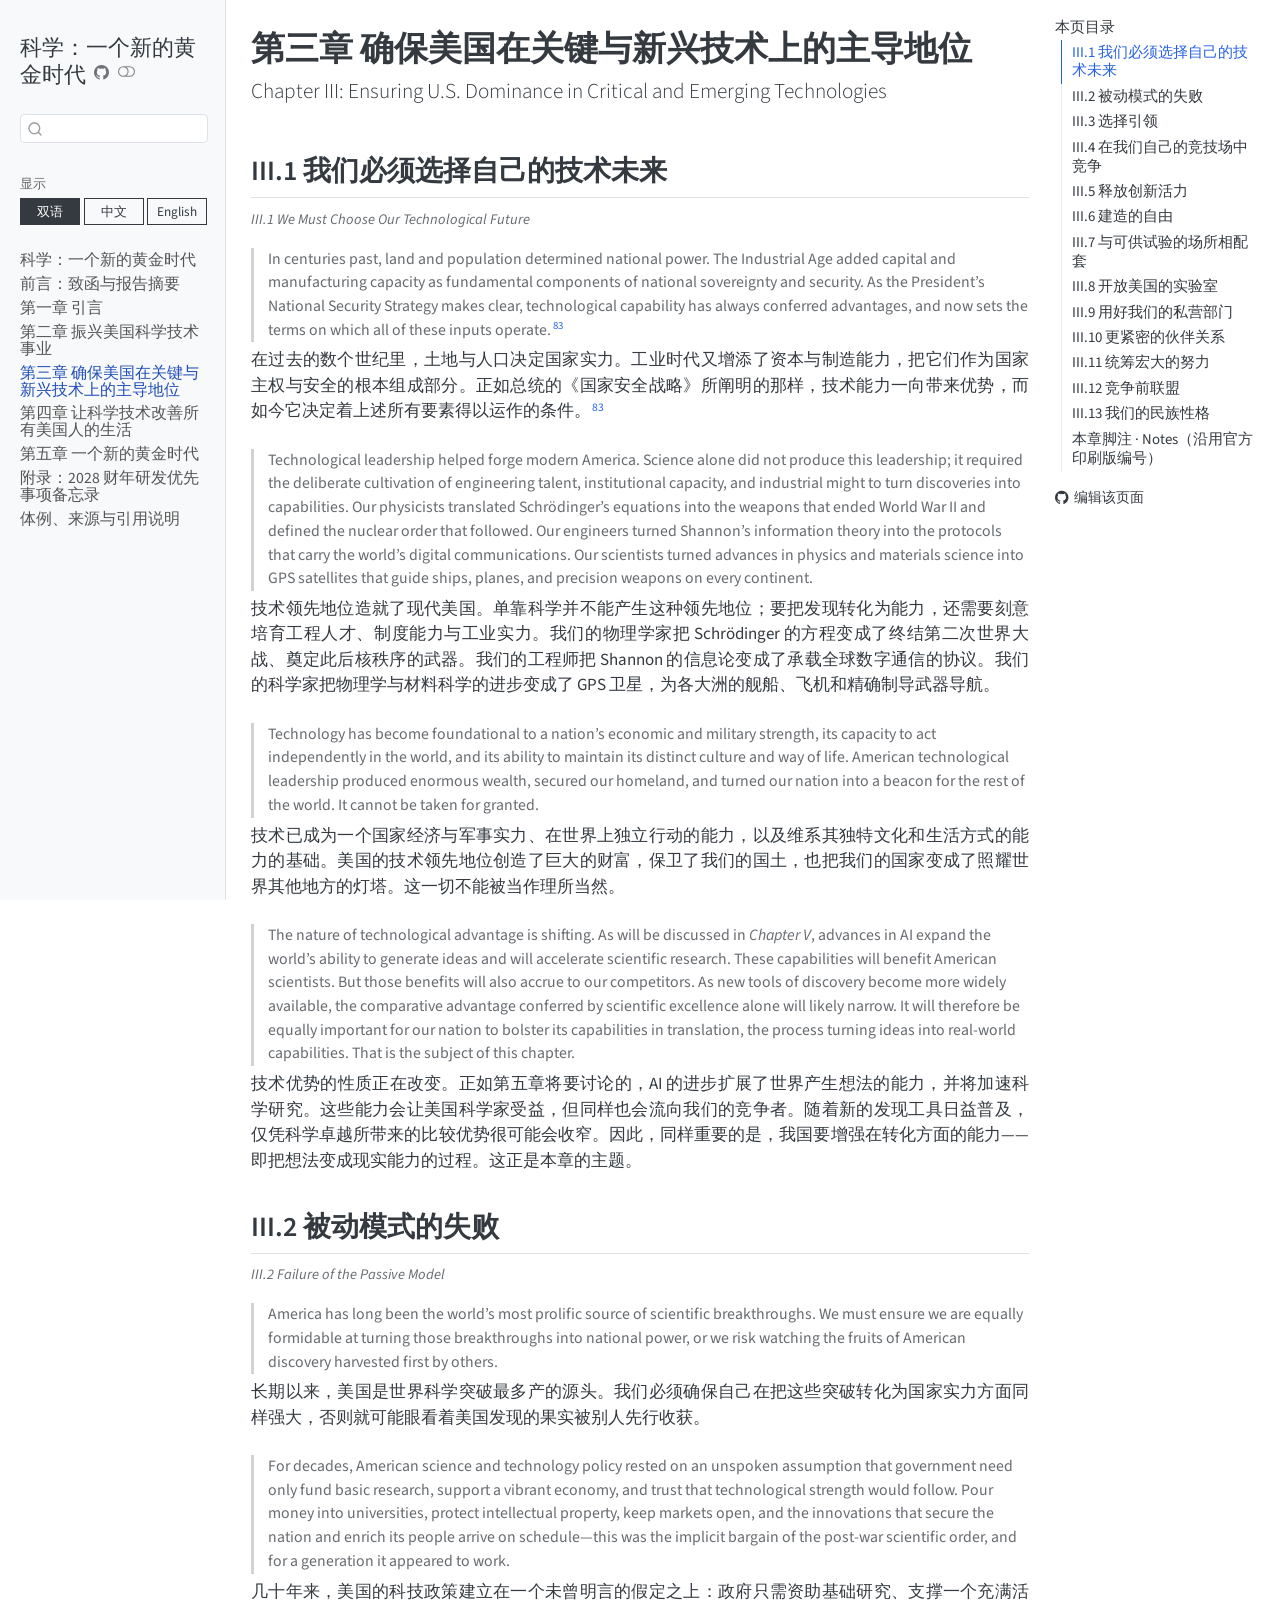
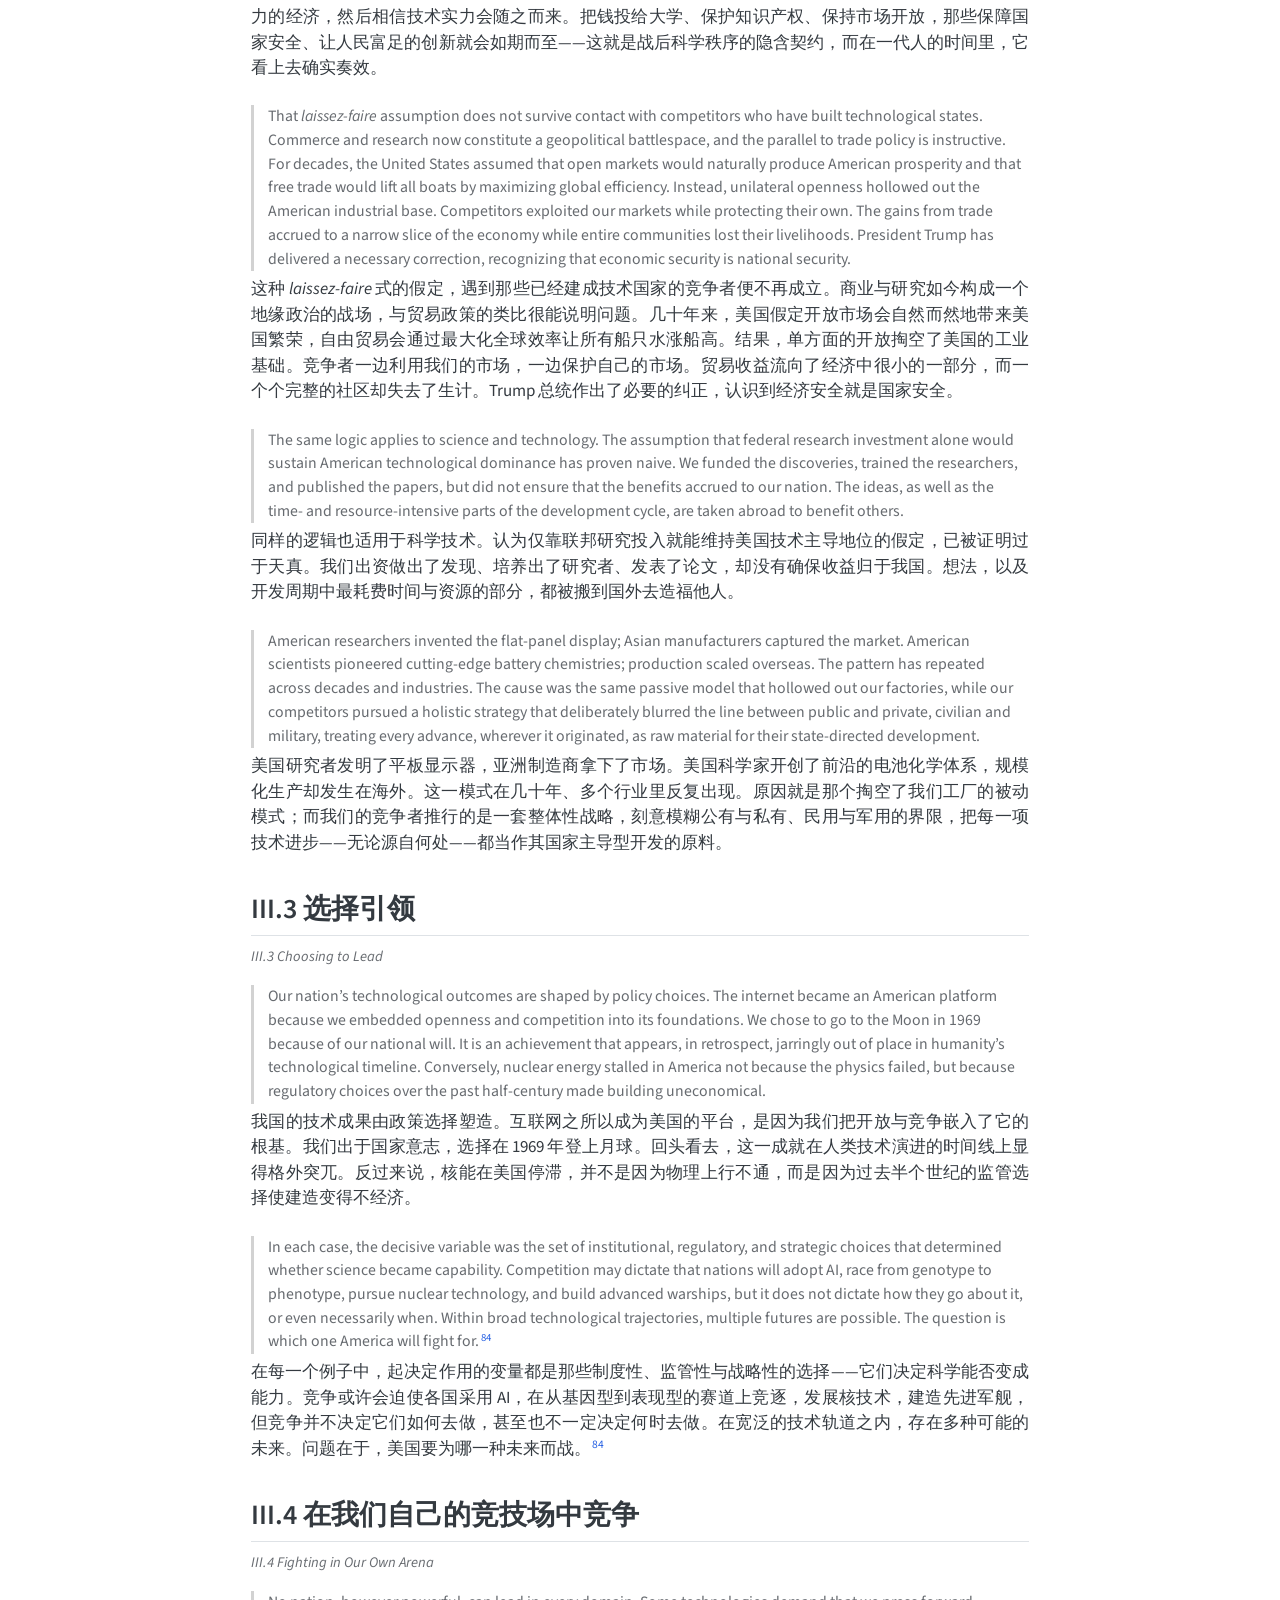
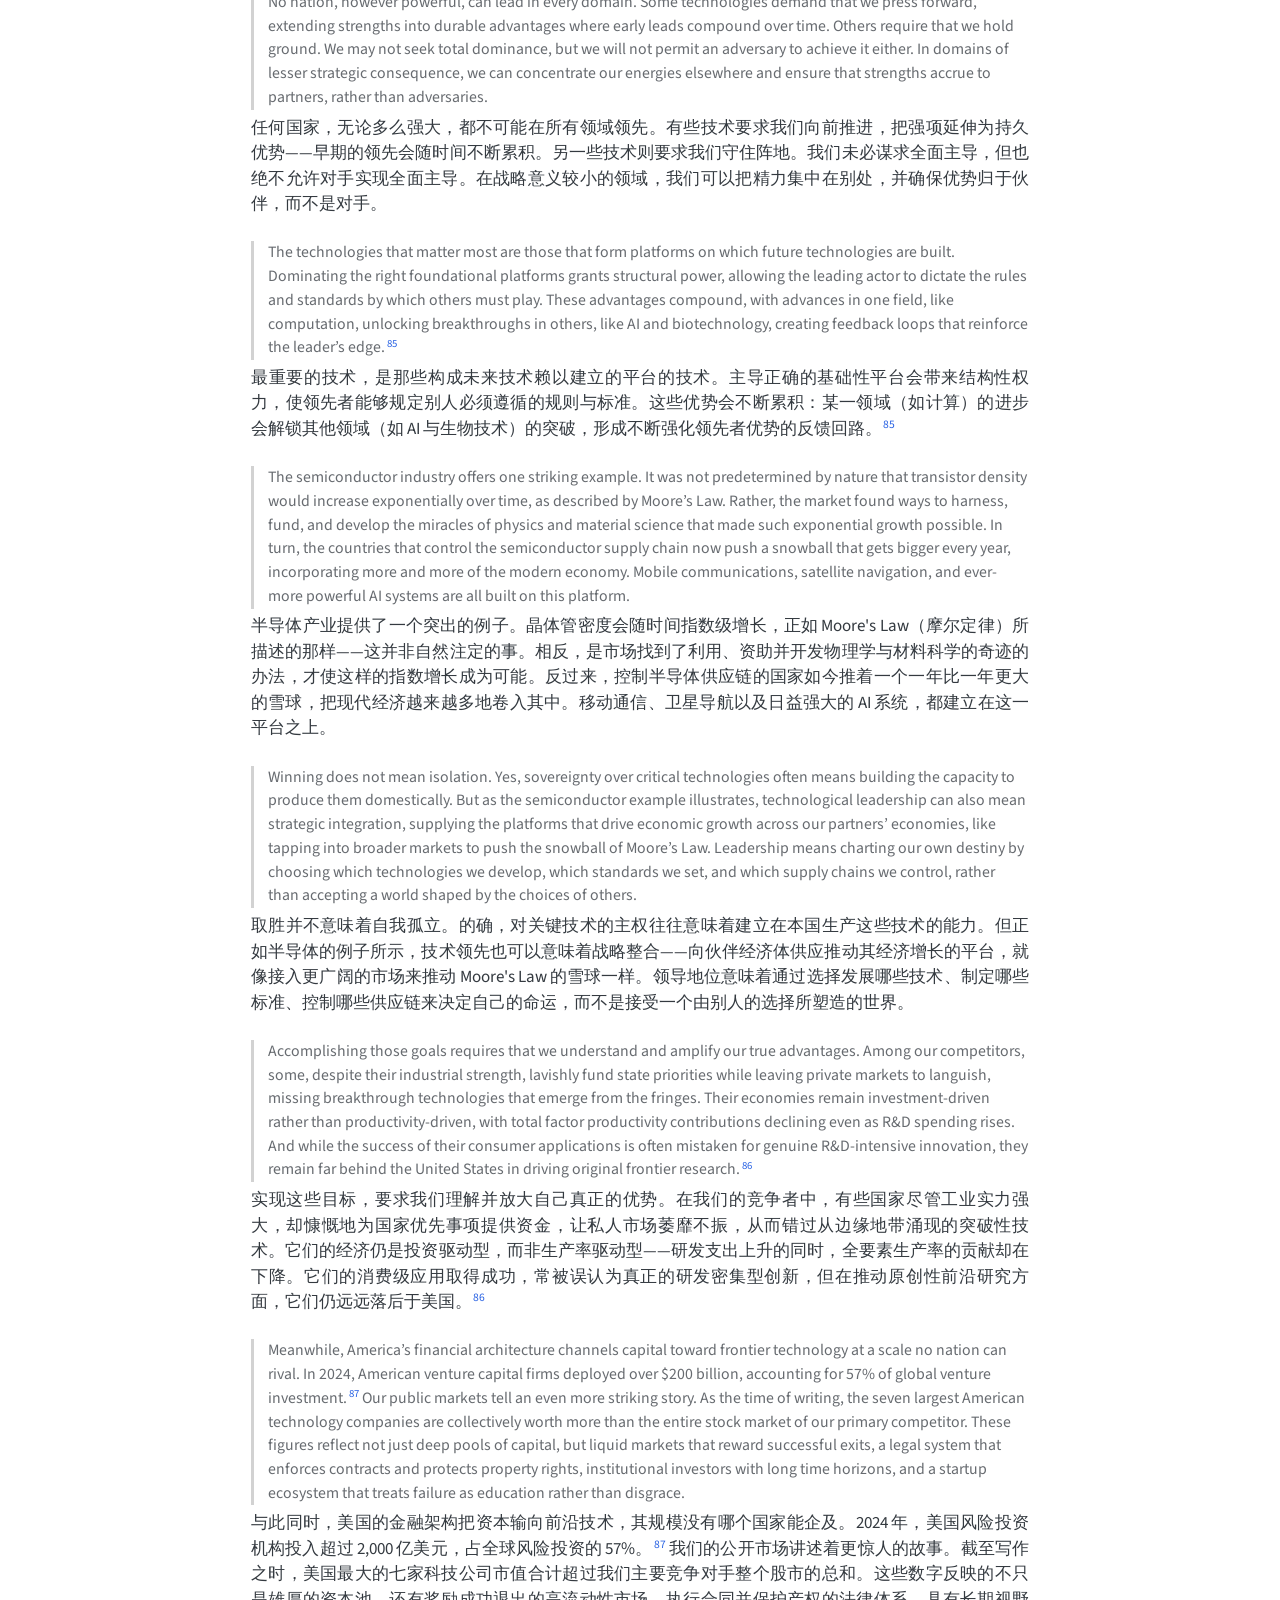
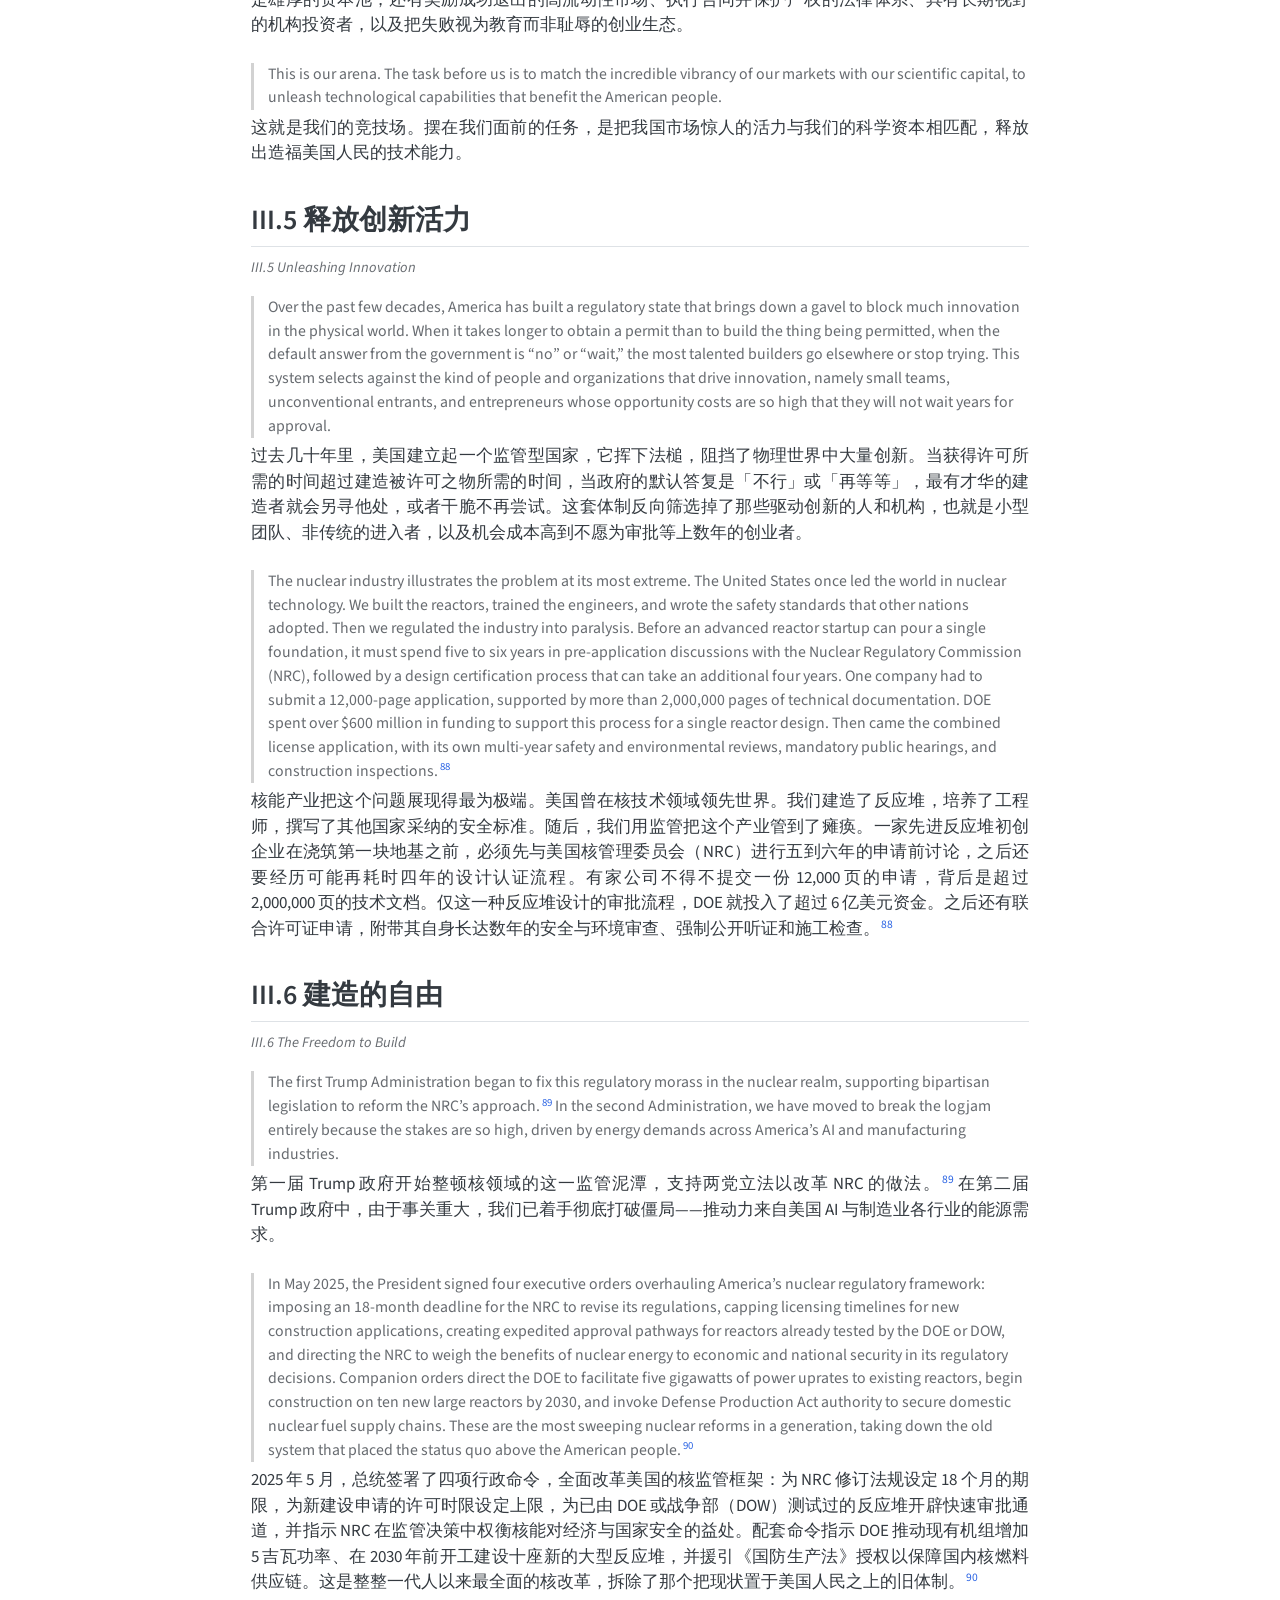
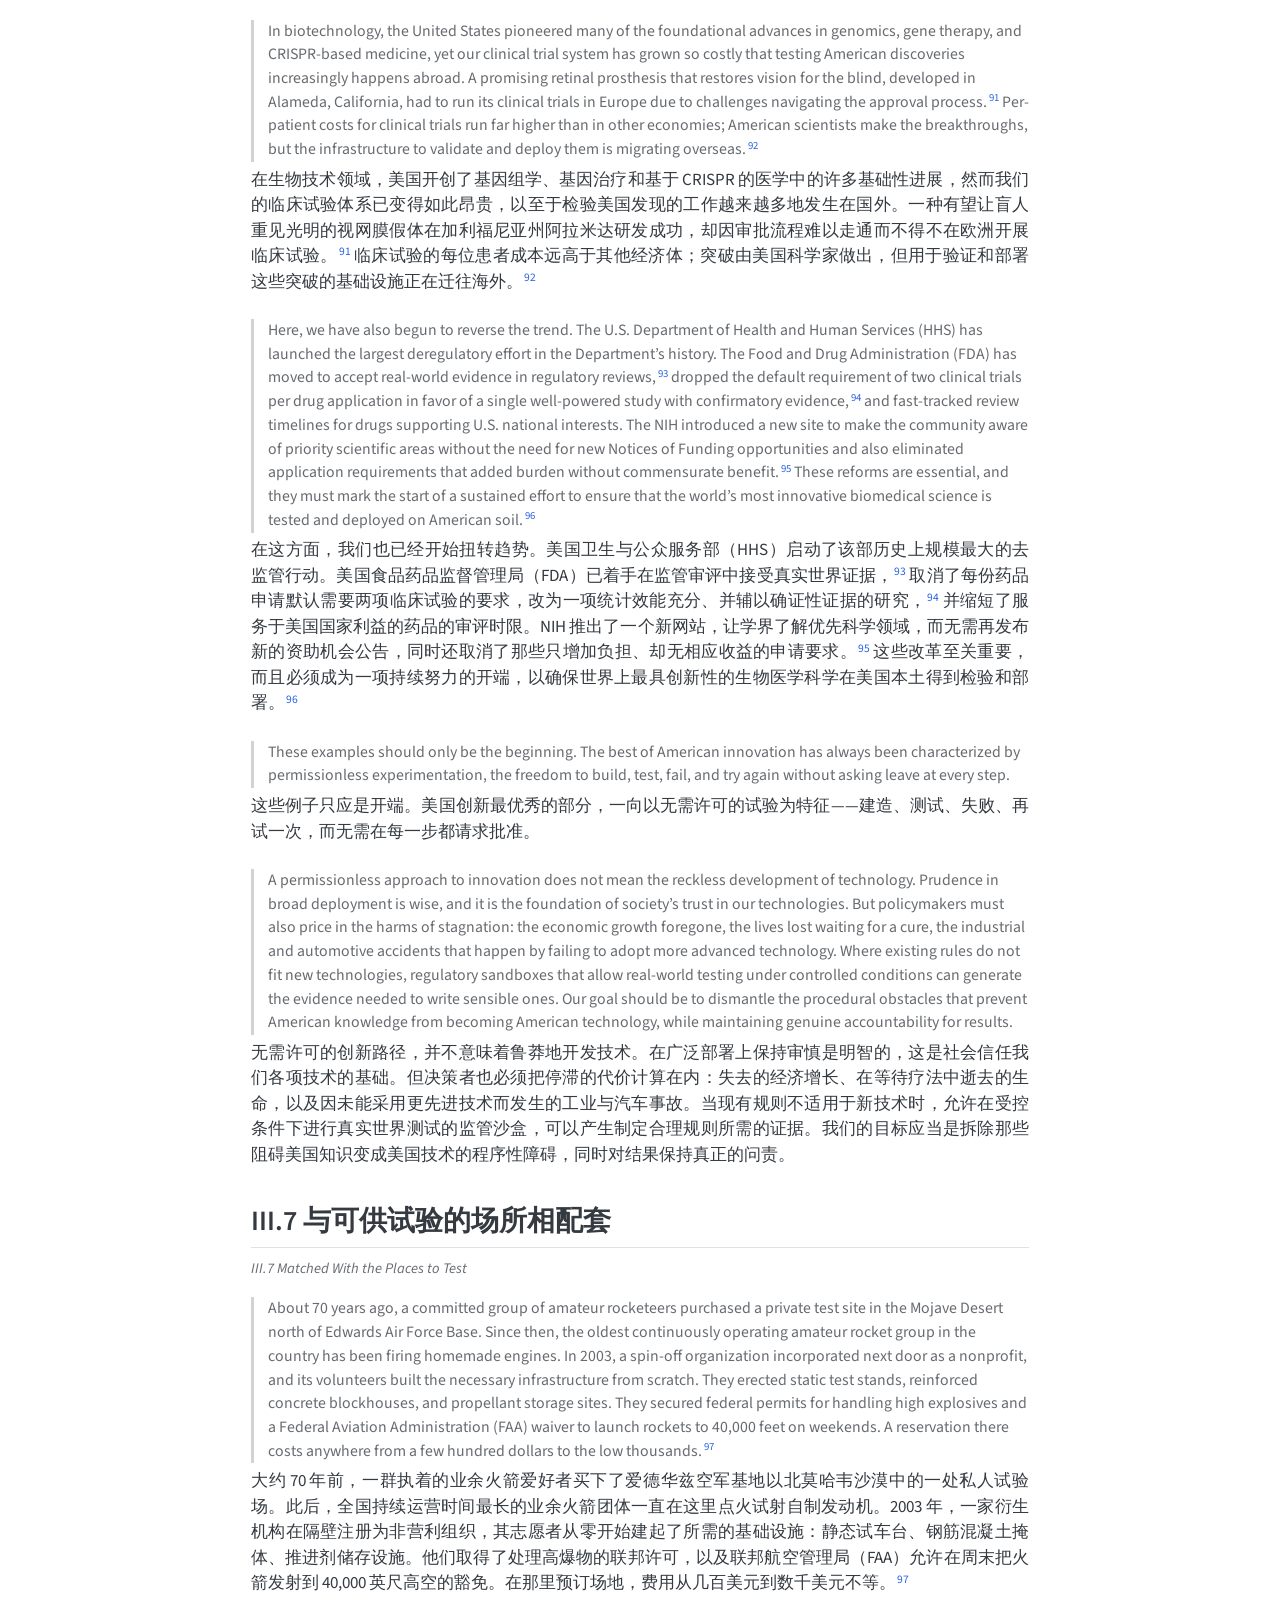
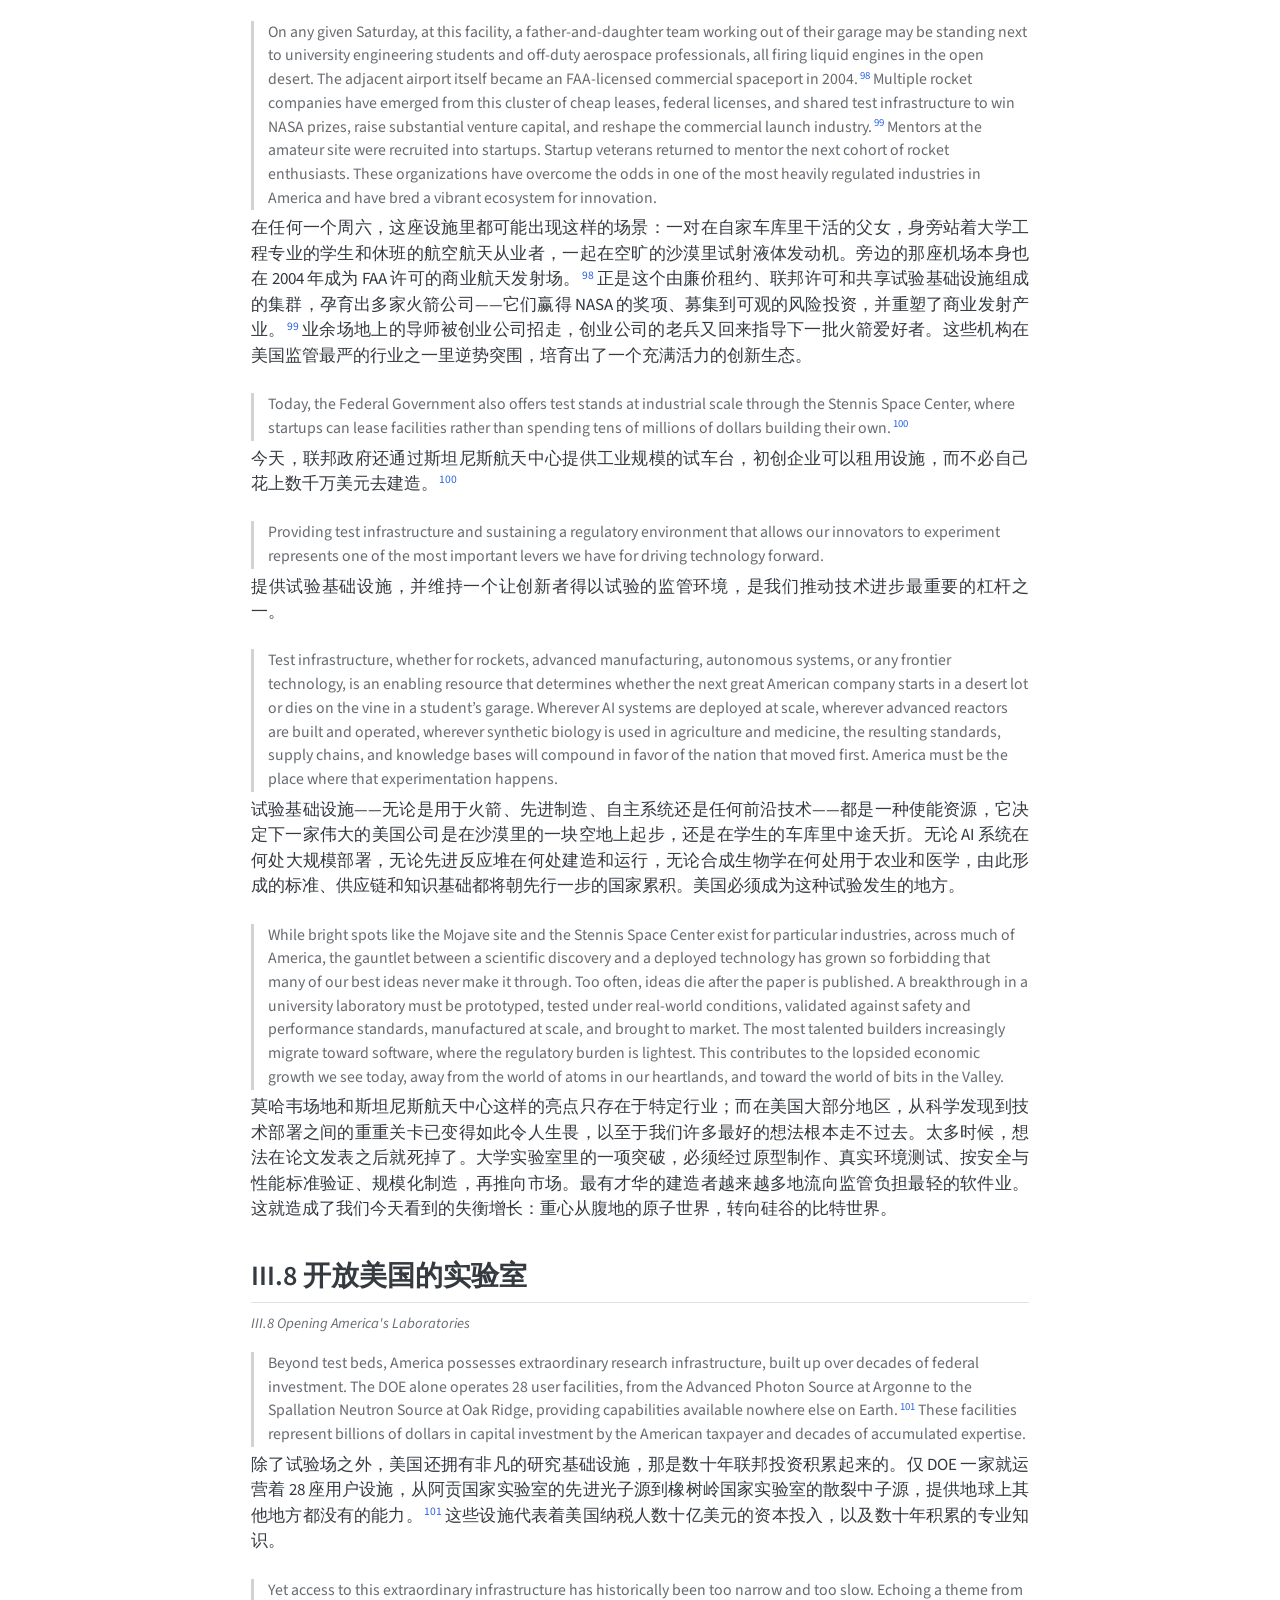
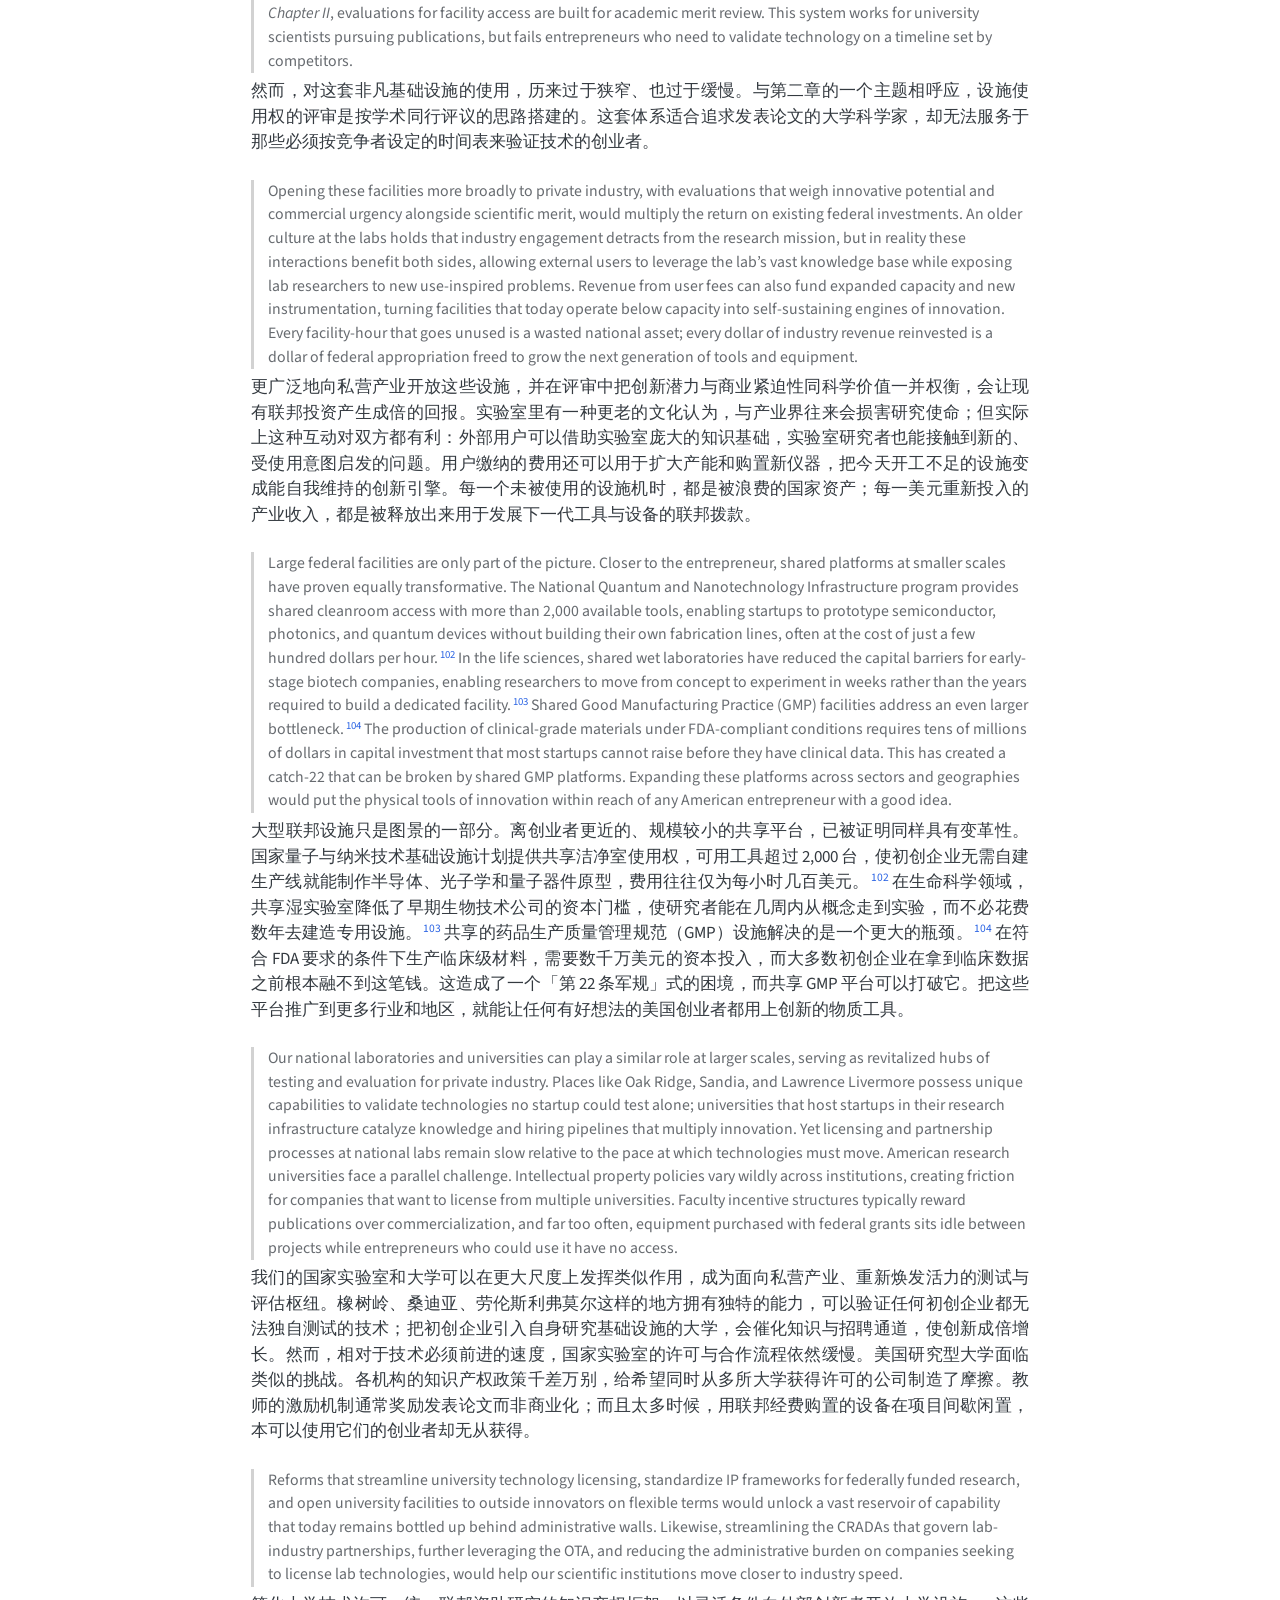
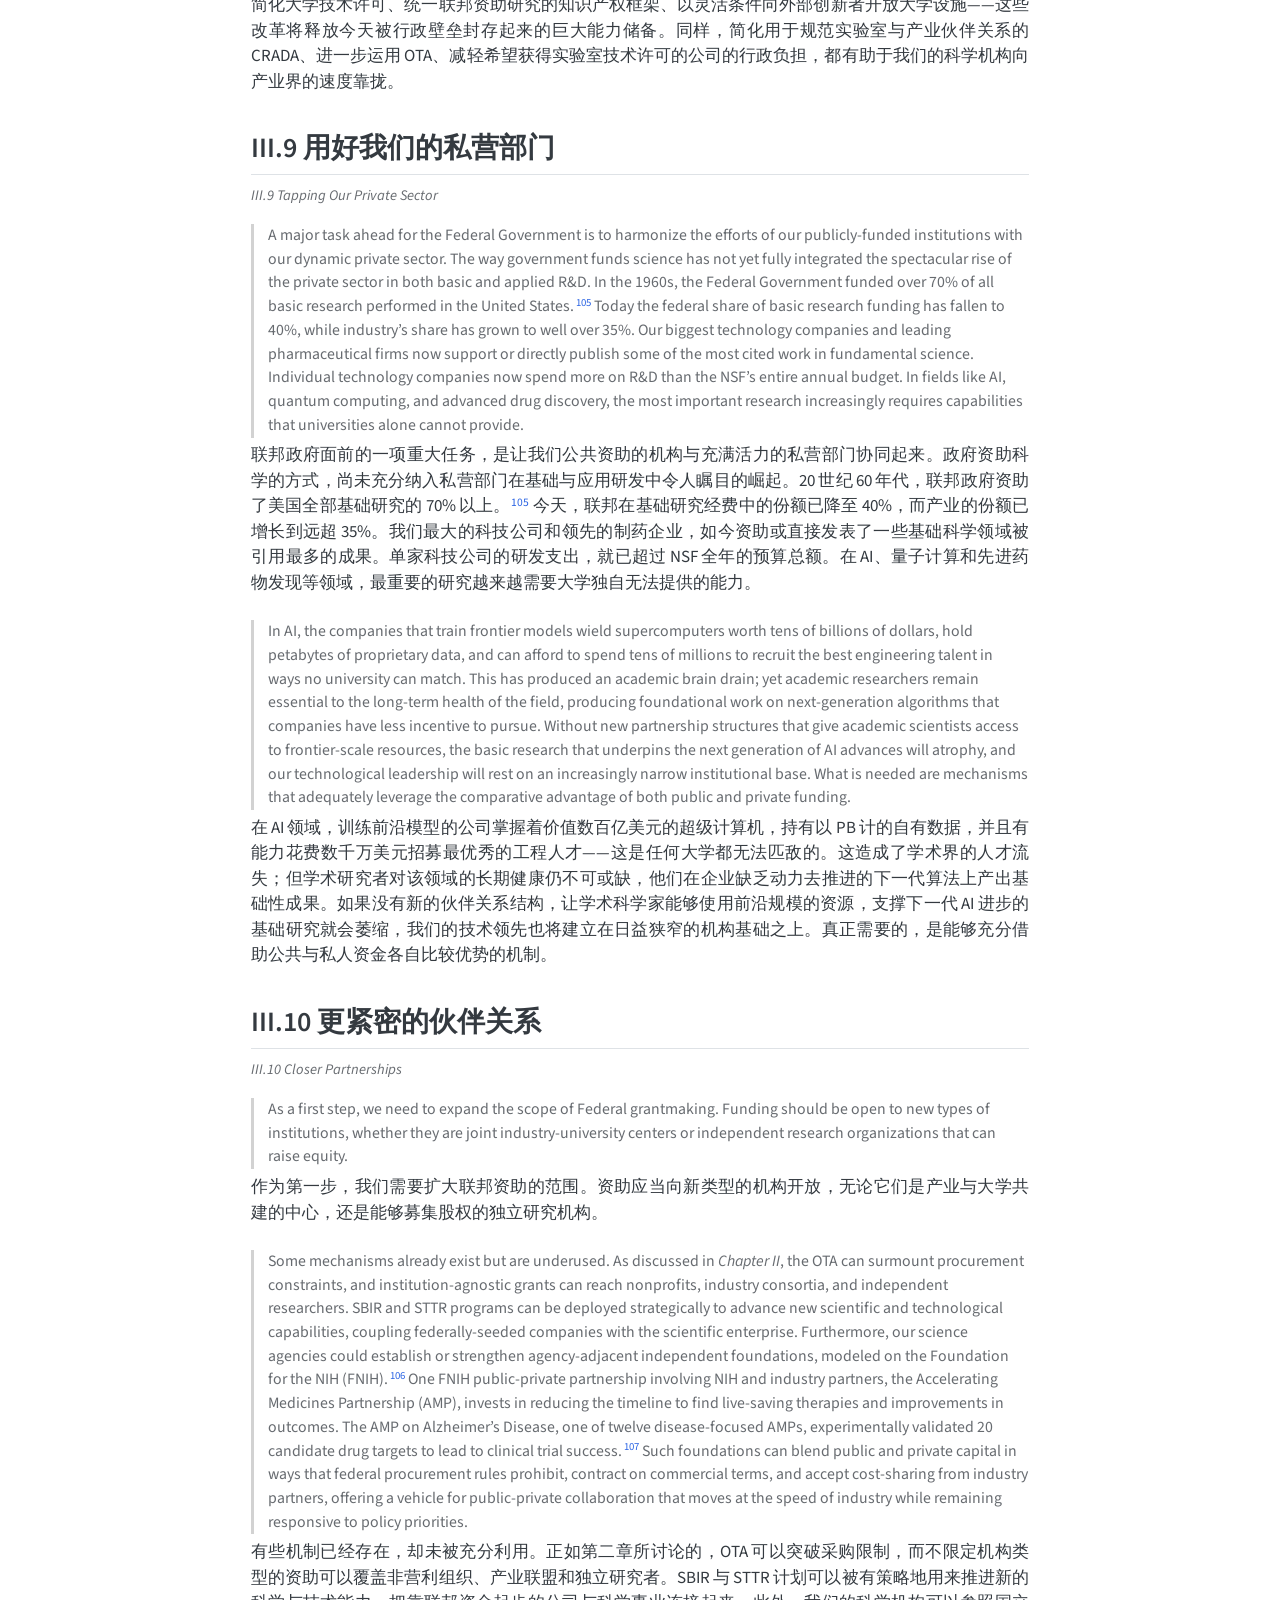
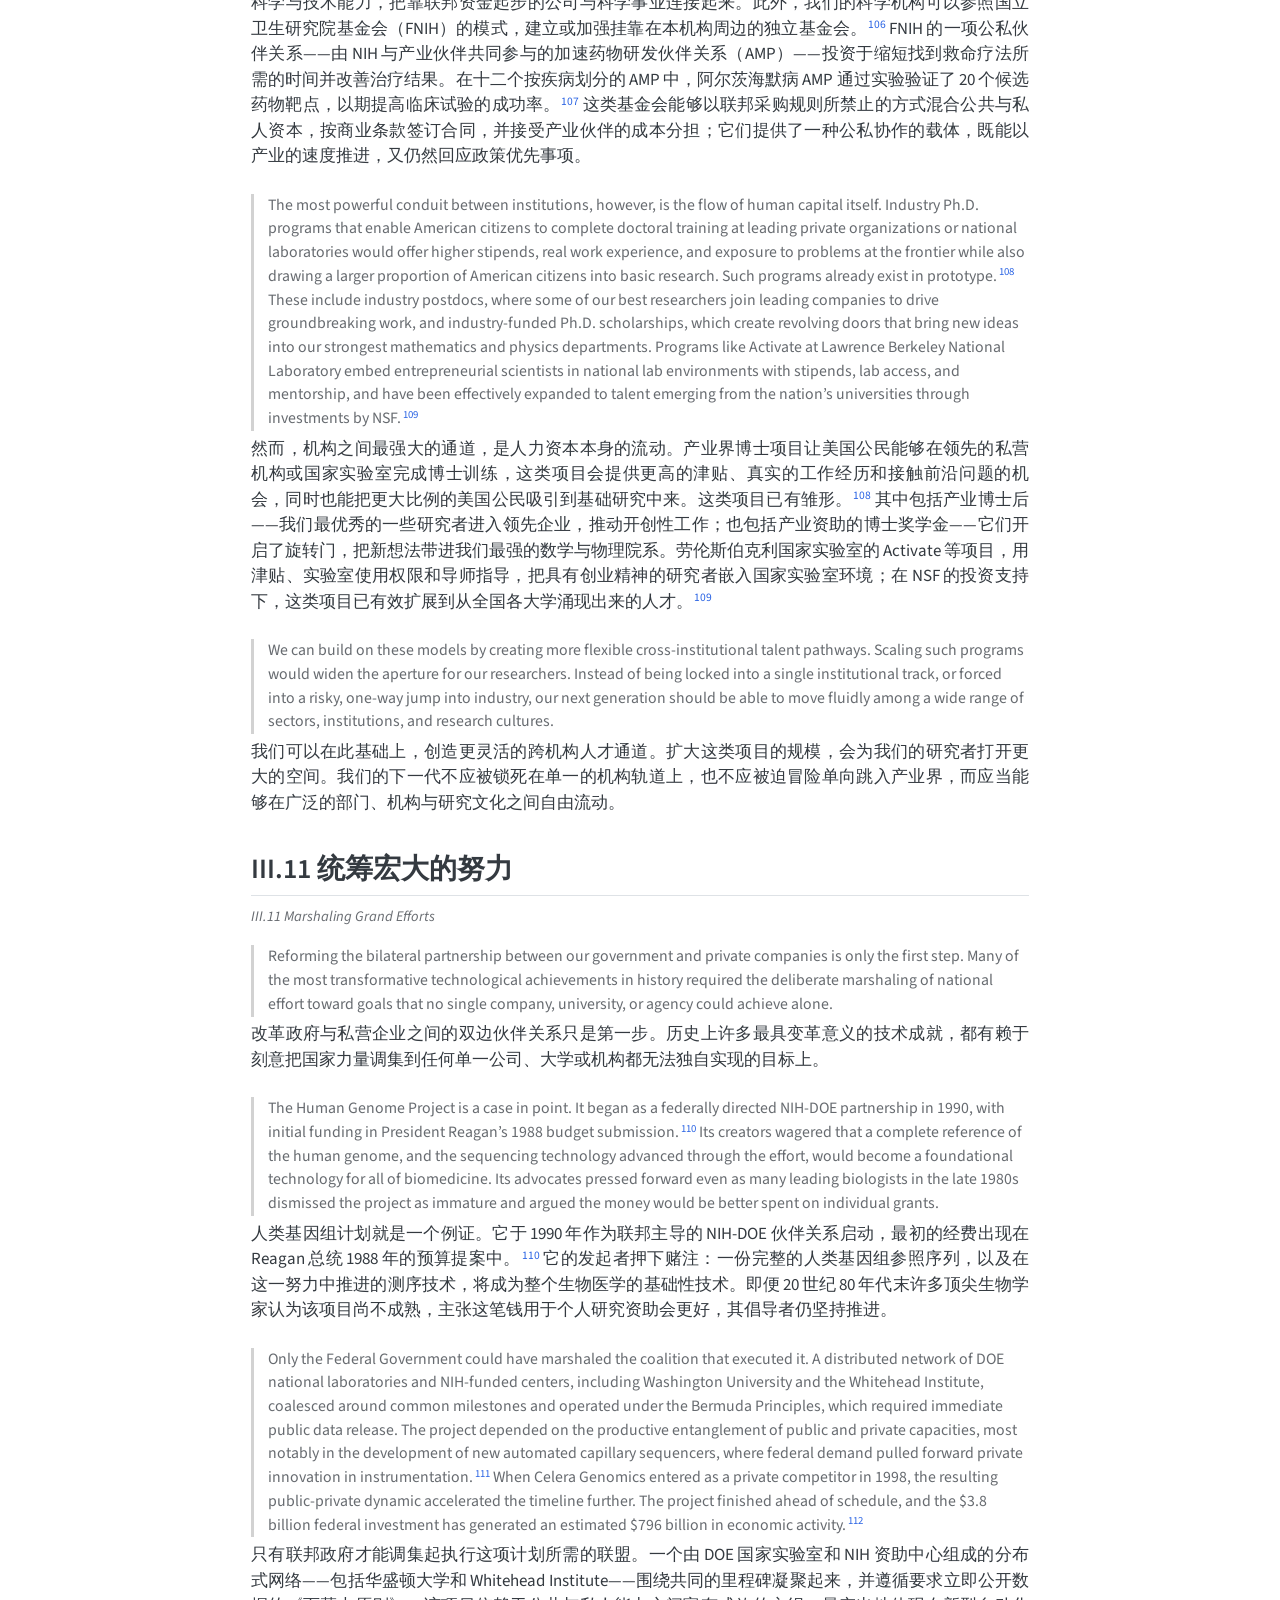
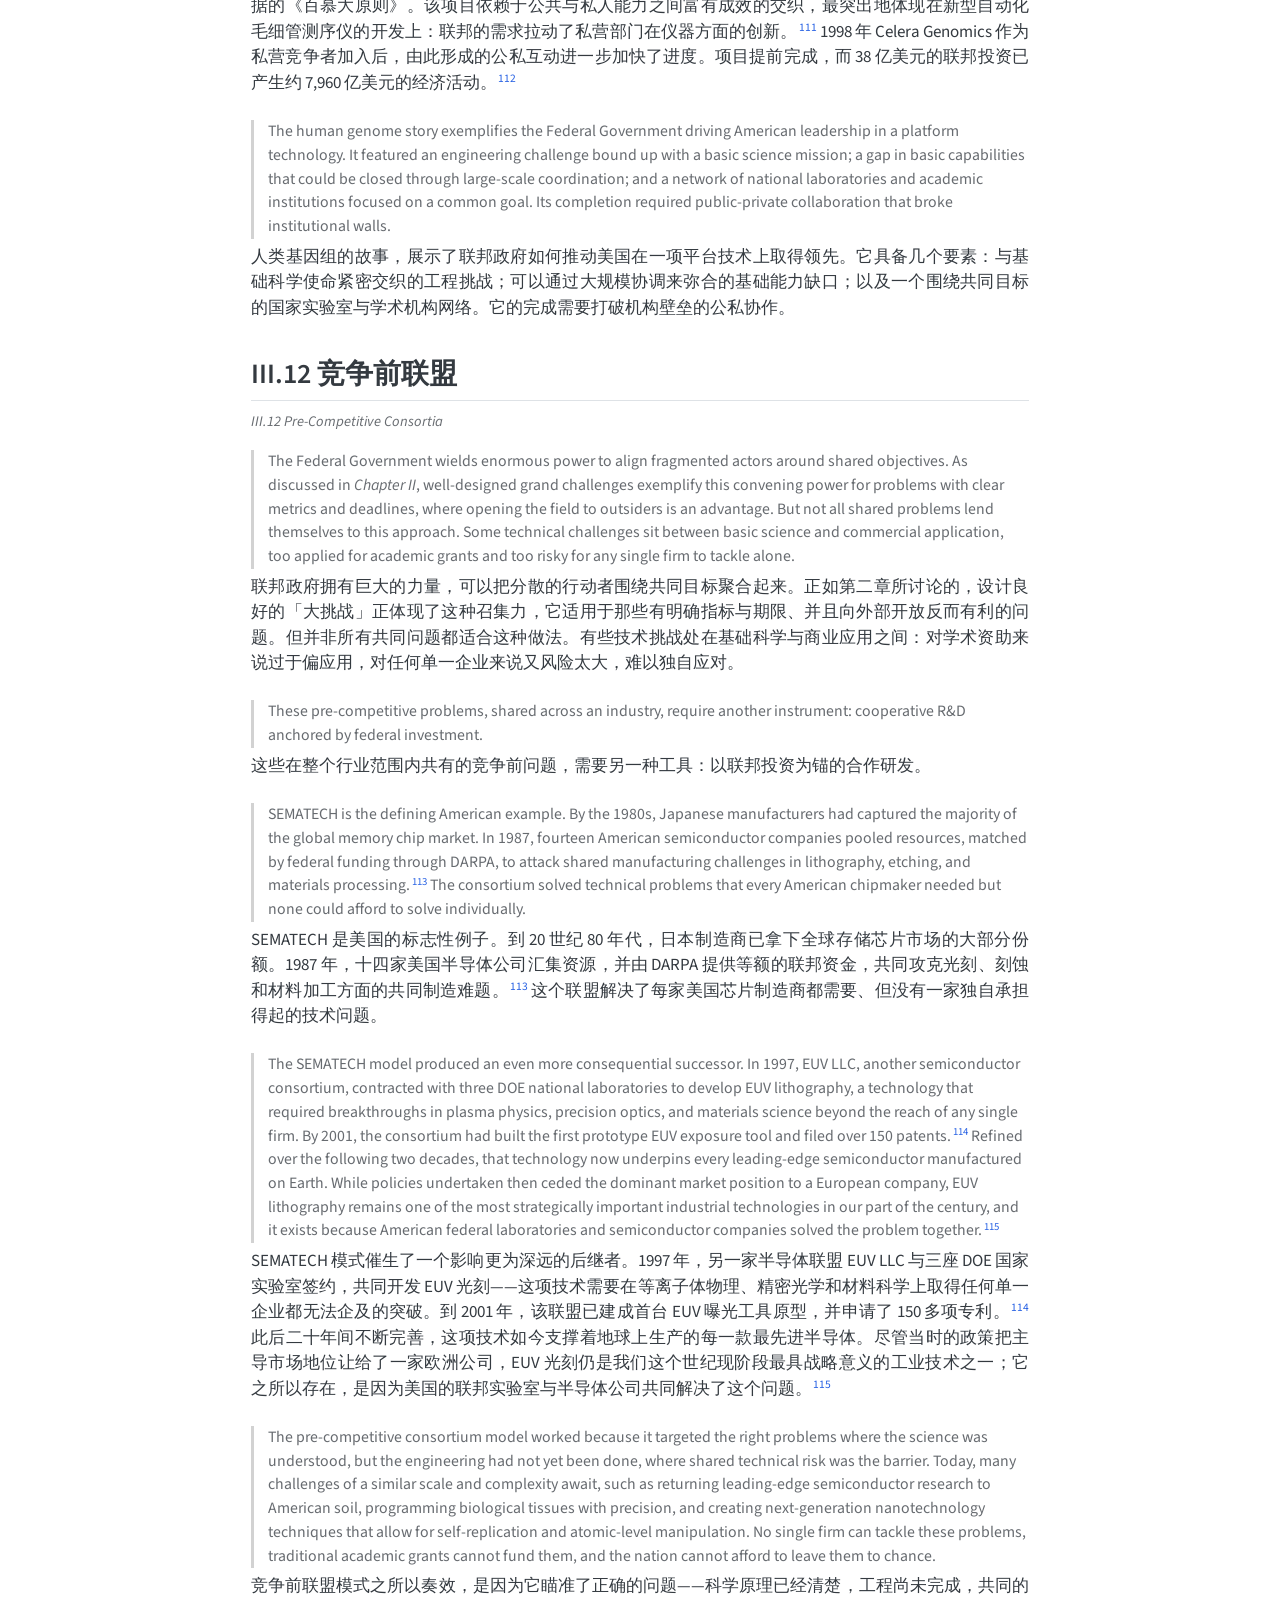
<file: docs/chapter-03.html>
<!DOCTYPE html>
<html xmlns="http://www.w3.org/1999/xhtml" lang="zh-Hans" xml:lang="zh-Hans"><head>

<meta charset="utf-8">
<meta name="generator" content="quarto-1.10.18">

<meta name="viewport" content="width=device-width, initial-scale=1.0, user-scalable=yes">


<title>第三章 确保美国在关键与新兴技术上的主导地位 – 科学：一个新的黄金时代</title>
<style>
/* Default styles provided by pandoc.
** See https://pandoc.org/MANUAL.html#variables-for-html for config info.
*/
span.smallcaps{font-variant: small-caps;}
div.columns{display: flex; gap: 1.5em;}
div.column{flex: auto;}
@media screen {
div.columns{gap: min(4vw, 1.5em);}
div.column{overflow-x: auto;}
}
div.hanging-indent{margin-left: 1.5em; text-indent: -1.5em;}
ul.task-list{list-style: none;}
ul.task-list li input[type="checkbox"] {
  width: 0.8em;
  margin: 0 0.8em 0.2em -1em; /* quarto-specific, see https://github.com/quarto-dev/quarto-cli/issues/4556 */ 
  vertical-align: middle;
}
</style>


<script src="site_libs/quarto-nav/quarto-nav.js"></script>
<script src="site_libs/quarto-nav/headroom.min.js"></script>
<script src="site_libs/clipboard/clipboard.min.js"></script>
<script src="site_libs/quarto-search/autocomplete.umd.js"></script>
<script src="site_libs/quarto-search/fuse.min.js"></script>
<script src="site_libs/quarto-search/quarto-search.js"></script>
<meta name="quarto:offset" content="./">
<link href="./chapter-04.html" rel="next">
<link href="./chapter-02.html" rel="prev">
<script src="site_libs/quarto-html/quarto.js" type="module"></script>
<script src="site_libs/quarto-html/tabsets/tabsets.js" type="module"></script>
<script src="site_libs/quarto-html/popper.min.js"></script>
<script src="site_libs/quarto-html/tippy.umd.min.js"></script>
<script src="site_libs/quarto-html/anchor.min.js"></script>
<link href="site_libs/quarto-html/tippy.css" rel="stylesheet">
<link href="site_libs/quarto-html/quarto-syntax-highlighting-64a204ab8560d761af7679ceaba22944.css" rel="stylesheet" class="quarto-color-scheme" id="quarto-text-highlighting-styles">
<link href="site_libs/quarto-html/quarto-syntax-highlighting-dark-b85bc7c33db8c58e0ec93c3465666fed.css" rel="stylesheet" class="quarto-color-scheme quarto-color-alternate" id="quarto-text-highlighting-styles">
<link href="site_libs/quarto-html/quarto-syntax-highlighting-64a204ab8560d761af7679ceaba22944.css" rel="stylesheet" class="quarto-color-scheme-extra" id="quarto-text-highlighting-styles">
<script src="site_libs/bootstrap/bootstrap.min.js"></script>
<link href="site_libs/bootstrap/bootstrap-icons.css" rel="stylesheet">
<link href="site_libs/bootstrap/bootstrap-fb2572afbb7ae85558aecddd796c2aa5.min.css" rel="stylesheet" append-hash="true" class="quarto-color-scheme" id="quarto-bootstrap" data-mode="light">
<link href="site_libs/bootstrap/bootstrap-dark-28465b6b87aa4d4b3ae6852c24e7e3ea.min.css" rel="stylesheet" append-hash="true" class="quarto-color-scheme quarto-color-alternate" id="quarto-bootstrap" data-mode="dark">
<link href="site_libs/bootstrap/bootstrap-fb2572afbb7ae85558aecddd796c2aa5.min.css" rel="stylesheet" append-hash="true" class="quarto-color-scheme-extra" id="quarto-bootstrap" data-mode="light">
<script id="quarto-search-options" type="application/json">{
  "location": "sidebar",
  "copy-button": false,
  "collapse-after": 3,
  "panel-placement": "start",
  "type": "textbox",
  "limit": 40,
  "keyboard-shortcut": [
    "f",
    "/",
    "s"
  ],
  "language": {
    "search-no-results-text": "没有结果",
    "search-matching-documents-text": "匹配的文档",
    "search-copy-link-title": "复制搜索链接",
    "search-hide-matches-text": "隐藏其它匹配结果",
    "search-more-match-text": "更多匹配结果",
    "search-more-matches-text": "更多匹配结果",
    "search-clear-button-title": "清除",
    "search-text-placeholder": "",
    "search-detached-cancel-button-title": "取消",
    "search-submit-button-title": "提交",
    "search-label": "搜索"
  }
}</script>
<style>html{ scroll-behavior: smooth; }</style>
<!-- 在首屏渲染前套用语言模式（URL 参数 ?lang=zh|en|both 优先，其次 localStorage），
     避免"中文"模式下先闪现英文。 -->
<script>
  (function () {
    var mode = null;
    try {
      var asked = (window.location.search.match(/[?&]lang=(both|zh|en)(?:&|$)/) || [])[1];
      if (asked) {
        mode = asked;
        window.localStorage.setItem("snga-lang-mode", asked);
      } else {
        var saved = window.localStorage.getItem("snga-lang-mode");
        if (saved === "zh" || saved === "en" || saved === "both") mode = saved;
      }
    } catch (e) {
      /* 隐私模式下 localStorage 不可用；默认双语 */
    }
    if (mode && mode !== "both") document.documentElement.setAttribute("data-lang-mode", mode);
  })();
</script>


<link rel="stylesheet" href="styles.css">
</head>

<body class="nav-sidebar docked quarto-light"><script id="quarto-html-before-body" type="application/javascript">
    const toggleBodyColorMode = (bsSheetEl) => {
      const mode = bsSheetEl.getAttribute("data-mode");
      const bodyEl = window.document.querySelector("body");
      if (mode === "dark") {
        bodyEl.classList.add("quarto-dark");
        bodyEl.classList.remove("quarto-light");
      } else {
        bodyEl.classList.add("quarto-light");
        bodyEl.classList.remove("quarto-dark");
      }
    }
    const toggleBodyColorPrimary = () => {
      const bsSheetEl = window.document.querySelector("link#quarto-bootstrap:not([rel=disabled-stylesheet])");
      if (bsSheetEl) {
        toggleBodyColorMode(bsSheetEl);
      }
    }
    const setColorSchemeToggle = (alternate) => {
      const toggles = window.document.querySelectorAll('.quarto-color-scheme-toggle');
      for (let i=0; i < toggles.length; i++) {
        const toggle = toggles[i];
        if (toggle) {
          if (alternate) {
            toggle.classList.add("alternate");
          } else {
            toggle.classList.remove("alternate");
          }
        }
      }
    };
    const toggleColorMode = (alternate) => {
      // Switch the stylesheets
      const primaryStylesheets = window.document.querySelectorAll('link.quarto-color-scheme:not(.quarto-color-alternate)');
      const alternateStylesheets = window.document.querySelectorAll('link.quarto-color-scheme.quarto-color-alternate');
      manageTransitions('#quarto-margin-sidebar .nav-link', false);
      if (alternate) {
        // note: dark is layered on light, we don't disable primary!
        enableStylesheet(alternateStylesheets);
        for (const sheetNode of alternateStylesheets) {
          if (sheetNode.id === "quarto-bootstrap") {
            toggleBodyColorMode(sheetNode);
          }
        }
      } else {
        disableStylesheet(alternateStylesheets);
        enableStylesheet(primaryStylesheets)
        toggleBodyColorPrimary();
      }
      manageTransitions('#quarto-margin-sidebar .nav-link', true);
      // Switch the toggles
      setColorSchemeToggle(alternate)
      // Hack to workaround the fact that safari doesn't
      // properly recolor the scrollbar when toggling (#1455)
      if (navigator.userAgent.indexOf('Safari') > 0 && navigator.userAgent.indexOf('Chrome') == -1) {
        manageTransitions("body", false);
        window.scrollTo(0, 1);
        setTimeout(() => {
          window.scrollTo(0, 0);
          manageTransitions("body", true);
        }, 40);
      }
    }
    const disableStylesheet = (stylesheets) => {
      for (let i=0; i < stylesheets.length; i++) {
        const stylesheet = stylesheets[i];
        stylesheet.rel = 'disabled-stylesheet';
      }
    }
    const enableStylesheet = (stylesheets) => {
      for (let i=0; i < stylesheets.length; i++) {
        const stylesheet = stylesheets[i];
        if(stylesheet.rel !== 'stylesheet') { // for Chrome, which will still FOUC without this check
          stylesheet.rel = 'stylesheet';
        }
      }
    }
    const manageTransitions = (selector, allowTransitions) => {
      const els = window.document.querySelectorAll(selector);
      for (let i=0; i < els.length; i++) {
        const el = els[i];
        if (allowTransitions) {
          el.classList.remove('notransition');
        } else {
          el.classList.add('notransition');
        }
      }
    }
    const isFileUrl = () => {
      return window.location.protocol === 'file:';
    }
    const hasAlternateSentinel = () => {
      let styleSentinel = getColorSchemeSentinel();
      if (styleSentinel !== null) {
        return styleSentinel === "alternate";
      } else {
        return false;
      }
    }
    const setStyleSentinel = (alternate) => {
      const value = alternate ? "alternate" : "default";
      if (!isFileUrl()) {
        window.localStorage.setItem("quarto-color-scheme", value);
      } else {
        localAlternateSentinel = value;
      }
    }
    const getColorSchemeSentinel = () => {
      if (!isFileUrl()) {
        const storageValue = window.localStorage.getItem("quarto-color-scheme");
        return storageValue != null ? storageValue : localAlternateSentinel;
      } else {
        return localAlternateSentinel;
      }
    }
    const toggleGiscusIfUsed = (isAlternate, darkModeDefault) => {
      const baseTheme = document.querySelector('#giscus-base-theme')?.value ?? 'light';
      const alternateTheme = document.querySelector('#giscus-alt-theme')?.value ?? 'dark';
      let newTheme = '';
      if(authorPrefersDark) {
        newTheme = isAlternate ? baseTheme : alternateTheme;
      } else {
        newTheme = isAlternate ? alternateTheme : baseTheme;
      }
      const changeGiscusTheme = () => {
        // From: https://github.com/giscus/giscus/issues/336
        const sendMessage = (message) => {
          const iframe = document.querySelector('iframe.giscus-frame');
          if (!iframe) return;
          iframe.contentWindow.postMessage({ giscus: message }, 'https://giscus.app');
        }
        sendMessage({
          setConfig: {
            theme: newTheme
          }
        });
      }
      const isGiscussLoaded = window.document.querySelector('iframe.giscus-frame') !== null;
      if (isGiscussLoaded) {
        changeGiscusTheme();
      }
    };
    const authorPrefersDark = false;
    const darkModeDefault = authorPrefersDark;
      document.querySelector('link#quarto-text-highlighting-styles.quarto-color-scheme-extra').rel = 'disabled-stylesheet';
      document.querySelector('link#quarto-bootstrap.quarto-color-scheme-extra').rel = 'disabled-stylesheet';
    let localAlternateSentinel = darkModeDefault ? 'alternate' : 'default';
    // Dark / light mode switch
    window.quartoToggleColorScheme = () => {
      // Read the current dark / light value
      let toAlternate = !hasAlternateSentinel();
      toggleColorMode(toAlternate);
      setStyleSentinel(toAlternate);
      toggleGiscusIfUsed(toAlternate, darkModeDefault);
      window.dispatchEvent(new Event('resize'));
    };
    // Switch to dark mode if need be
    if (hasAlternateSentinel()) {
      toggleColorMode(true);
    } else {
      toggleColorMode(false);
    }
  </script>

<div id="quarto-search-results"></div>
  <header id="quarto-header" class="headroom fixed-top">
  <nav class="quarto-secondary-nav">
    <div class="container-fluid d-flex">
      <button type="button" class="quarto-btn-toggle btn" data-bs-toggle="collapse" role="button" data-bs-target=".quarto-sidebar-collapse-item" aria-controls="quarto-sidebar" aria-expanded="false" aria-label="展开或折叠侧边栏导航" onclick="if (window.quartoToggleHeadroom) { window.quartoToggleHeadroom(); }">
        <i class="bi bi-layout-text-sidebar-reverse"></i>
      </button>
        <nav class="quarto-page-breadcrumbs" aria-label="breadcrumb"><ol class="breadcrumb"><li class="breadcrumb-item"><a href="./chapter-03.html"><span class="chapter-title">第三章 确保美国在关键与新兴技术上的主导地位</span></a></li></ol></nav>
        <a class="flex-grow-1" role="navigation" data-bs-toggle="collapse" data-bs-target=".quarto-sidebar-collapse-item" aria-controls="quarto-sidebar" aria-expanded="false" aria-label="展开或折叠侧边栏导航" onclick="if (window.quartoToggleHeadroom) { window.quartoToggleHeadroom(); }">      
        </a>
      <button type="button" class="btn quarto-search-button" aria-label="搜索" onclick="window.quartoOpenSearch();">
        <i class="bi bi-search"></i>
      </button>
    </div>
  </nav>
</header>
<!-- content -->
<div id="quarto-content" class="quarto-container page-columns page-rows-contents page-layout-article">
<!-- sidebar -->
  <nav id="quarto-sidebar" class="sidebar collapse collapse-horizontal quarto-sidebar-collapse-item sidebar-navigation docked overflow-auto">
    <div class="pt-lg-2 mt-2 text-left sidebar-header">
    <div class="sidebar-title mb-0 py-0">
      <a href="./">科学：一个新的黄金时代</a> 
        <div class="sidebar-tools-main">
    <a href="https://github.com/cxy0714/Science-A-New-Golden-Age/tree/main/web/" title="源代码" class="quarto-navigation-tool px-1" aria-label="源代码"><i class="bi bi-github"></i></a>
  <a href="" class="quarto-color-scheme-toggle quarto-navigation-tool  px-1" onclick="window.quartoToggleColorScheme(); return false;" title="切换深色模式"><i class="bi"></i></a>
</div>
    </div>
      </div>
        <div class="mt-2 flex-shrink-0 align-items-center">
        <div class="sidebar-search">
        <div id="quarto-search" class="" title="搜索"></div>
        </div>
        </div>
    <div class="sidebar-menu-container"> 
    <ul class="list-unstyled mt-1">
        <li class="sidebar-item">
  <div class="sidebar-item-container"> 
  <a href="./index.html" class="sidebar-item-text sidebar-link"><span class="chapter-title">科学：一个新的黄金时代</span></a>
  </div>
</li>
        <li class="sidebar-item">
  <div class="sidebar-item-container"> 
  <a href="./front.html" class="sidebar-item-text sidebar-link"><span class="chapter-title">前言：致函与报告摘要</span></a>
  </div>
</li>
        <li class="sidebar-item">
  <div class="sidebar-item-container"> 
  <a href="./chapter-01.html" class="sidebar-item-text sidebar-link"><span class="chapter-title">第一章 引言</span></a>
  </div>
</li>
        <li class="sidebar-item">
  <div class="sidebar-item-container"> 
  <a href="./chapter-02.html" class="sidebar-item-text sidebar-link"><span class="chapter-title">第二章 振兴美国科学技术事业</span></a>
  </div>
</li>
        <li class="sidebar-item">
  <div class="sidebar-item-container"> 
  <a href="./chapter-03.html" class="sidebar-item-text sidebar-link active"><span class="chapter-title">第三章 确保美国在关键与新兴技术上的主导地位</span></a>
  </div>
</li>
        <li class="sidebar-item">
  <div class="sidebar-item-container"> 
  <a href="./chapter-04.html" class="sidebar-item-text sidebar-link"><span class="chapter-title">第四章 让科学技术改善所有美国人的生活</span></a>
  </div>
</li>
        <li class="sidebar-item">
  <div class="sidebar-item-container"> 
  <a href="./chapter-05.html" class="sidebar-item-text sidebar-link"><span class="chapter-title">第五章 一个新的黄金时代</span></a>
  </div>
</li>
        <li class="sidebar-item">
  <div class="sidebar-item-container"> 
  <a href="./annex-fy2028.html" class="sidebar-item-text sidebar-link"><span class="chapter-title">附录：2028 财年研发优先事项备忘录</span></a>
  </div>
</li>
        <li class="sidebar-item">
  <div class="sidebar-item-container"> 
  <a href="./99-colophon.html" class="sidebar-item-text sidebar-link"><span class="chapter-title">体例、来源与引用说明</span></a>
  </div>
</li>
    </ul>
    </div>
</nav>
<div id="quarto-sidebar-glass" class="quarto-sidebar-collapse-item" data-bs-toggle="collapse" data-bs-target=".quarto-sidebar-collapse-item"></div>
<!-- margin-sidebar -->
    <div id="quarto-margin-sidebar" class="sidebar margin-sidebar">
        <nav id="TOC" role="doc-toc" class="toc-active">
    <h2 id="toc-title">本页目录</h2>
   
  <ul class="collapse">
  <li><a href="#iii.1-我们必须选择自己的技术未来" id="toc-iii.1-我们必须选择自己的技术未来" class="nav-link active" data-scroll-target="#iii.1-我们必须选择自己的技术未来">III.1 我们必须选择自己的技术未来</a></li>
  <li><a href="#iii.2-被动模式的失败" id="toc-iii.2-被动模式的失败" class="nav-link" data-scroll-target="#iii.2-被动模式的失败">III.2 被动模式的失败</a></li>
  <li><a href="#iii.3-选择引领" id="toc-iii.3-选择引领" class="nav-link" data-scroll-target="#iii.3-选择引领">III.3 选择引领</a></li>
  <li><a href="#iii.4-在我们自己的竞技场中竞争" id="toc-iii.4-在我们自己的竞技场中竞争" class="nav-link" data-scroll-target="#iii.4-在我们自己的竞技场中竞争">III.4 在我们自己的竞技场中竞争</a></li>
  <li><a href="#iii.5-释放创新活力" id="toc-iii.5-释放创新活力" class="nav-link" data-scroll-target="#iii.5-释放创新活力">III.5 释放创新活力</a></li>
  <li><a href="#iii.6-建造的自由" id="toc-iii.6-建造的自由" class="nav-link" data-scroll-target="#iii.6-建造的自由">III.6 建造的自由</a></li>
  <li><a href="#iii.7-与可供试验的场所相配套" id="toc-iii.7-与可供试验的场所相配套" class="nav-link" data-scroll-target="#iii.7-与可供试验的场所相配套">III.7 与可供试验的场所相配套</a></li>
  <li><a href="#iii.8-开放美国的实验室" id="toc-iii.8-开放美国的实验室" class="nav-link" data-scroll-target="#iii.8-开放美国的实验室">III.8 开放美国的实验室</a></li>
  <li><a href="#iii.9-用好我们的私营部门" id="toc-iii.9-用好我们的私营部门" class="nav-link" data-scroll-target="#iii.9-用好我们的私营部门">III.9 用好我们的私营部门</a></li>
  <li><a href="#iii.10-更紧密的伙伴关系" id="toc-iii.10-更紧密的伙伴关系" class="nav-link" data-scroll-target="#iii.10-更紧密的伙伴关系">III.10 更紧密的伙伴关系</a></li>
  <li><a href="#iii.11-统筹宏大的努力" id="toc-iii.11-统筹宏大的努力" class="nav-link" data-scroll-target="#iii.11-统筹宏大的努力">III.11 统筹宏大的努力</a></li>
  <li><a href="#iii.12-竞争前联盟" id="toc-iii.12-竞争前联盟" class="nav-link" data-scroll-target="#iii.12-竞争前联盟">III.12 竞争前联盟</a></li>
  <li><a href="#iii.13-我们的民族性格" id="toc-iii.13-我们的民族性格" class="nav-link" data-scroll-target="#iii.13-我们的民族性格">III.13 我们的民族性格</a></li>
  <li><a href="#本章脚注-notes沿用官方印刷版编号" id="toc-本章脚注-notes沿用官方印刷版编号" class="nav-link" data-scroll-target="#本章脚注-notes沿用官方印刷版编号">本章脚注 · Notes（沿用官方印刷版编号）</a></li>
  </ul>
<div class="toc-actions"><ul class="collapse"><li><a href="https://github.com/cxy0714/Science-A-New-Golden-Age/edit/main/web/chapter-03.qmd" class="toc-action"><i class="bi bi-github"></i>编辑该页面</a></li></ul></div></nav>
    </div>
<!-- main -->
<main class="content" id="quarto-document-content">


<header id="title-block-header" class="quarto-title-block default">
<div class="quarto-title">
<h1 class="title"><span class="chapter-title">第三章 确保美国在关键与新兴技术上的主导地位</span></h1>
<p class="subtitle lead">Chapter III: Ensuring U.S. Dominance in Critical and Emerging Technologies</p>
</div>



<div class="quarto-title-meta">

    
  
    
  </div>
  


</header>


<section id="iii.1-我们必须选择自己的技术未来" class="level2">
<h2 class="anchored" data-anchor-id="iii.1-我们必须选择自己的技术未来">III.1 我们必须选择自己的技术未来</h2>
<div class="en h-en"><p>III.1 We Must Choose Our Technological Future</p></div>
<div class="pair">
<div class="en" id="p-chapter-03-2-en"><p>In centuries past, land and population determined national power. The Industrial Age added capital and manufacturing capacity as fundamental components of national sovereignty and security. As the President’s National Security Strategy makes clear, technological capability has always conferred advantages, and now sets the terms on which all of these inputs operate.<a class="noteref" id="fnref-chapter-03-83-en" href="#fn-chapter-03-83" role="doc-noteref" title="脚注 83"><sup>83</sup></a></p></div>
<div class="zh" id="p-chapter-03-2-zh"><p>在过去的数个世纪里，土地与人口决定国家实力。工业时代又增添了资本与制造能力，把它们作为国家主权与安全的根本组成部分。正如总统的《国家安全战略》所阐明的那样，技术能力一向带来优势，而如今它决定着上述所有要素得以运作的条件。<a class="noteref" id="fnref-chapter-03-83-zh" href="#fn-chapter-03-83" role="doc-noteref" title="脚注 83"><sup>83</sup></a></p></div>
</div>
<div class="pair">
<div class="en" id="p-chapter-03-3-en"><p>Technological leadership helped forge modern America. Science alone did not produce this leadership; it required the deliberate cultivation of engineering talent, institutional capacity, and industrial might to turn discoveries into capabilities. Our physicists translated Schrödinger’s equations into the weapons that ended World War II and defined the nuclear order that followed. Our engineers turned Shannon’s information theory into the protocols that carry the world’s digital communications. Our scientists turned advances in physics and materials science into GPS satellites that guide ships, planes, and precision weapons on every continent.</p></div>
<div class="zh" id="p-chapter-03-3-zh"><p>技术领先地位造就了现代美国。单靠科学并不能产生这种领先地位；要把发现转化为能力，还需要刻意培育工程人才、制度能力与工业实力。我们的物理学家把 Schrödinger 的方程变成了终结第二次世界大战、奠定此后核秩序的武器。我们的工程师把 Shannon 的信息论变成了承载全球数字通信的协议。我们的科学家把物理学与材料科学的进步变成了 GPS 卫星，为各大洲的舰船、飞机和精确制导武器导航。</p></div>
</div>
<div class="pair">
<div class="en" id="p-chapter-03-4-en"><p>Technology has become foundational to a nation’s economic and military strength, its capacity to act independently in the world, and its ability to maintain its distinct culture and way of life. American technological leadership produced enormous wealth, secured our homeland, and turned our nation into a beacon for the rest of the world. It cannot be taken for granted.</p></div>
<div class="zh" id="p-chapter-03-4-zh"><p>技术已成为一个国家经济与军事实力、在世界上独立行动的能力，以及维系其独特文化和生活方式的能力的基础。美国的技术领先地位创造了巨大的财富，保卫了我们的国土，也把我们的国家变成了照耀世界其他地方的灯塔。这一切不能被当作理所当然。</p></div>
</div>
<div class="pair">
<div class="en" id="p-chapter-03-5-en"><p>The nature of technological advantage is shifting. As will be discussed in <em>Chapter V</em>, advances in AI expand the world’s ability to generate ideas and will accelerate scientific research. These capabilities will benefit American scientists. But those benefits will also accrue to our competitors. As new tools of discovery become more widely available, the comparative advantage conferred by scientific excellence alone will likely narrow. It will therefore be equally important for our nation to bolster its capabilities in translation, the process turning ideas into real-world capabilities. That is the subject of this chapter.</p></div>
<div class="zh" id="p-chapter-03-5-zh"><p>技术优势的性质正在改变。正如第五章将要讨论的，AI 的进步扩展了世界产生想法的能力，并将加速科学研究。这些能力会让美国科学家受益，但同样也会流向我们的竞争者。随着新的发现工具日益普及，仅凭科学卓越所带来的比较优势很可能会收窄。因此，同样重要的是，我国要增强在转化方面的能力——即把想法变成现实能力的过程。这正是本章的主题。</p></div>
</div>
</section>
<section id="iii.2-被动模式的失败" class="level2">
<h2 class="anchored" data-anchor-id="iii.2-被动模式的失败">III.2 被动模式的失败</h2>
<div class="en h-en"><p>III.2 Failure of the Passive Model</p></div>
<div class="pair">
<div class="en" id="p-chapter-03-7-en"><p>America has long been the world’s most prolific source of scientific breakthroughs. We must ensure we are equally formidable at turning those breakthroughs into national power, or we risk watching the fruits of American discovery harvested first by others.</p></div>
<div class="zh" id="p-chapter-03-7-zh"><p>长期以来，美国是世界科学突破最多产的源头。我们必须确保自己在把这些突破转化为国家实力方面同样强大，否则就可能眼看着美国发现的果实被别人先行收获。</p></div>
</div>
<div class="pair">
<div class="en" id="p-chapter-03-8-en"><p>For decades, American science and technology policy rested on an unspoken assumption that government need only fund basic research, support a vibrant economy, and trust that technological strength would follow. Pour money into universities, protect intellectual property, keep markets open, and the innovations that secure the nation and enrich its people arrive on schedule—this was the implicit bargain of the post-war scientific order, and for a generation it appeared to work.</p></div>
<div class="zh" id="p-chapter-03-8-zh"><p>几十年来，美国的科技政策建立在一个未曾明言的假定之上：政府只需资助基础研究、支撑一个充满活力的经济，然后相信技术实力会随之而来。把钱投给大学、保护知识产权、保持市场开放，那些保障国家安全、让人民富足的创新就会如期而至——这就是战后科学秩序的隐含契约，而在一代人的时间里，它看上去确实奏效。</p></div>
</div>
<div class="pair">
<div class="en" id="p-chapter-03-9-en"><p>That <em>laissez-faire</em> assumption does not survive contact with competitors who have built technological states. Commerce and research now constitute a geopolitical battlespace, and the parallel to trade policy is instructive. For decades, the United States assumed that open markets would naturally produce American prosperity and that free trade would lift all boats by maximizing global efficiency. Instead, unilateral openness hollowed out the American industrial base. Competitors exploited our markets while protecting their own. The gains from trade accrued to a narrow slice of the economy while entire communities lost their livelihoods. President Trump has delivered a necessary correction, recognizing that economic security is national security.</p></div>
<div class="zh" id="p-chapter-03-9-zh"><p>这种 <em>laissez-faire</em> 式的假定，遇到那些已经建成技术国家的竞争者便不再成立。商业与研究如今构成一个地缘政治的战场，与贸易政策的类比很能说明问题。几十年来，美国假定开放市场会自然而然地带来美国繁荣，自由贸易会通过最大化全球效率让所有船只水涨船高。结果，单方面的开放掏空了美国的工业基础。竞争者一边利用我们的市场，一边保护自己的市场。贸易收益流向了经济中很小的一部分，而一个个完整的社区却失去了生计。Trump 总统作出了必要的纠正，认识到经济安全就是国家安全。</p></div>
</div>
<div class="pair">
<div class="en" id="p-chapter-03-10-en"><p>The same logic applies to science and technology. The assumption that federal research investment alone would sustain American technological dominance has proven naive. We funded the discoveries, trained the researchers, and published the papers, but did not ensure that the benefits accrued to our nation. The ideas, as well as the time- and resource-intensive parts of the development cycle, are taken abroad to benefit others.</p></div>
<div class="zh" id="p-chapter-03-10-zh"><p>同样的逻辑也适用于科学技术。认为仅靠联邦研究投入就能维持美国技术主导地位的假定，已被证明过于天真。我们出资做出了发现、培养出了研究者、发表了论文，却没有确保收益归于我国。想法，以及开发周期中最耗费时间与资源的部分，都被搬到国外去造福他人。</p></div>
</div>
<div class="pair">
<div class="en" id="p-chapter-03-11-en"><p>American researchers invented the flat-panel display; Asian manufacturers captured the market. American scientists pioneered cutting-edge battery chemistries; production scaled overseas. The pattern has repeated across decades and industries. The cause was the same passive model that hollowed out our factories, while our competitors pursued a holistic strategy that deliberately blurred the line between public and private, civilian and military, treating every advance, wherever it originated, as raw material for their state-directed development.</p></div>
<div class="zh" id="p-chapter-03-11-zh"><p>美国研究者发明了平板显示器，亚洲制造商拿下了市场。美国科学家开创了前沿的电池化学体系，规模化生产却发生在海外。这一模式在几十年、多个行业里反复出现。原因就是那个掏空了我们工厂的被动模式；而我们的竞争者推行的是一套整体性战略，刻意模糊公有与私有、民用与军用的界限，把每一项技术进步——无论源自何处——都当作其国家主导型开发的原料。</p></div>
</div>
</section>
<section id="iii.3-选择引领" class="level2">
<h2 class="anchored" data-anchor-id="iii.3-选择引领">III.3 选择引领</h2>
<div class="en h-en"><p>III.3 Choosing to Lead</p></div>
<div class="pair">
<div class="en" id="p-chapter-03-13-en"><p>Our nation’s technological outcomes are shaped by policy choices. The internet became an American platform because we embedded openness and competition into its foundations. We chose to go to the Moon in 1969 because of our national will. It is an achievement that appears, in retrospect, jarringly out of place in humanity’s technological timeline. Conversely, nuclear energy stalled in America not because the physics failed, but because regulatory choices over the past half-century made building uneconomical.</p></div>
<div class="zh" id="p-chapter-03-13-zh"><p>我国的技术成果由政策选择塑造。互联网之所以成为美国的平台，是因为我们把开放与竞争嵌入了它的根基。我们出于国家意志，选择在 1969 年登上月球。回头看去，这一成就在人类技术演进的时间线上显得格外突兀。反过来说，核能在美国停滞，并不是因为物理上行不通，而是因为过去半个世纪的监管选择使建造变得不经济。</p></div>
</div>
<div class="pair">
<div class="en" id="p-chapter-03-14-en"><p>In each case, the decisive variable was the set of institutional, regulatory, and strategic choices that determined whether science became capability. Competition may dictate that nations will adopt AI, race from genotype to phenotype, pursue nuclear technology, and build advanced warships, but it does not dictate how they go about it, or even necessarily when. Within broad technological trajectories, multiple futures are possible. The question is which one America will fight for.<a class="noteref" id="fnref-chapter-03-84-en" href="#fn-chapter-03-84" role="doc-noteref" title="脚注 84"><sup>84</sup></a></p></div>
<div class="zh" id="p-chapter-03-14-zh"><p>在每一个例子中，起决定作用的变量都是那些制度性、监管性与战略性的选择——它们决定科学能否变成能力。竞争或许会迫使各国采用 AI，在从基因型到表现型的赛道上竞逐，发展核技术，建造先进军舰，但竞争并不决定它们如何去做，甚至也不一定决定何时去做。在宽泛的技术轨道之内，存在多种可能的未来。问题在于，美国要为哪一种未来而战。<a class="noteref" id="fnref-chapter-03-84-zh" href="#fn-chapter-03-84" role="doc-noteref" title="脚注 84"><sup>84</sup></a></p></div>
</div>
</section>
<section id="iii.4-在我们自己的竞技场中竞争" class="level2">
<h2 class="anchored" data-anchor-id="iii.4-在我们自己的竞技场中竞争">III.4 在我们自己的竞技场中竞争</h2>
<div class="en h-en"><p>III.4 Fighting in Our Own Arena</p></div>
<div class="pair">
<div class="en" id="p-chapter-03-16-en"><p>No nation, however powerful, can lead in every domain. Some technologies demand that we press forward, extending strengths into durable advantages where early leads compound over time. Others require that we hold ground. We may not seek total dominance, but we will not permit an adversary to achieve it either. In domains of lesser strategic consequence, we can concentrate our energies elsewhere and ensure that strengths accrue to partners, rather than adversaries.</p></div>
<div class="zh" id="p-chapter-03-16-zh"><p>任何国家，无论多么强大，都不可能在所有领域领先。有些技术要求我们向前推进，把强项延伸为持久优势——早期的领先会随时间不断累积。另一些技术则要求我们守住阵地。我们未必谋求全面主导，但也绝不允许对手实现全面主导。在战略意义较小的领域，我们可以把精力集中在别处，并确保优势归于伙伴，而不是对手。</p></div>
</div>
<div class="pair">
<div class="en" id="p-chapter-03-17-en"><p>The technologies that matter most are those that form platforms on which future technologies are built. Dominating the right foundational platforms grants structural power, allowing the leading actor to dictate the rules and standards by which others must play. These advantages compound, with advances in one field, like computation, unlocking breakthroughs in others, like AI and biotechnology, creating feedback loops that reinforce the leader’s edge.<a class="noteref" id="fnref-chapter-03-85-en" href="#fn-chapter-03-85" role="doc-noteref" title="脚注 85"><sup>85</sup></a></p></div>
<div class="zh" id="p-chapter-03-17-zh"><p>最重要的技术，是那些构成未来技术赖以建立的平台的技术。主导正确的基础性平台会带来结构性权力，使领先者能够规定别人必须遵循的规则与标准。这些优势会不断累积：某一领域（如计算）的进步会解锁其他领域（如 AI 与生物技术）的突破，形成不断强化领先者优势的反馈回路。<a class="noteref" id="fnref-chapter-03-85-zh" href="#fn-chapter-03-85" role="doc-noteref" title="脚注 85"><sup>85</sup></a></p></div>
</div>
<div class="pair">
<div class="en" id="p-chapter-03-18-en"><p>The semiconductor industry offers one striking example. It was not predetermined by nature that transistor density would increase exponentially over time, as described by Moore’s Law. Rather, the market found ways to harness, fund, and develop the miracles of physics and material science that made such exponential growth possible. In turn, the countries that control the semiconductor supply chain now push a snowball that gets bigger every year, incorporating more and more of the modern economy. Mobile communications, satellite navigation, and ever-more powerful AI systems are all built on this platform.</p></div>
<div class="zh" id="p-chapter-03-18-zh"><p>半导体产业提供了一个突出的例子。晶体管密度会随时间指数级增长，正如 Moore's Law（摩尔定律）所描述的那样——这并非自然注定的事。相反，是市场找到了利用、资助并开发物理学与材料科学的奇迹的办法，才使这样的指数增长成为可能。反过来，控制半导体供应链的国家如今推着一个一年比一年更大的雪球，把现代经济越来越多地卷入其中。移动通信、卫星导航以及日益强大的 AI 系统，都建立在这一平台之上。</p></div>
</div>
<div class="pair">
<div class="en" id="p-chapter-03-19-en"><p>Winning does not mean isolation. Yes, sovereignty over critical technologies often means building the capacity to produce them domestically. But as the semiconductor example illustrates, technological leadership can also mean strategic integration, supplying the platforms that drive economic growth across our partners’ economies, like tapping into broader markets to push the snowball of Moore’s Law. Leadership means charting our own destiny by choosing which technologies we develop, which standards we set, and which supply chains we control, rather than accepting a world shaped by the choices of others.</p></div>
<div class="zh" id="p-chapter-03-19-zh"><p>取胜并不意味着自我孤立。的确，对关键技术的主权往往意味着建立在本国生产这些技术的能力。但正如半导体的例子所示，技术领先也可以意味着战略整合——向伙伴经济体供应推动其经济增长的平台，就像接入更广阔的市场来推动 Moore's Law 的雪球一样。领导地位意味着通过选择发展哪些技术、制定哪些标准、控制哪些供应链来决定自己的命运，而不是接受一个由别人的选择所塑造的世界。</p></div>
</div>
<div class="pair">
<div class="en" id="p-chapter-03-20-en"><p>Accomplishing those goals requires that we understand and amplify our true advantages. Among our competitors, some, despite their industrial strength, lavishly fund state priorities while leaving private markets to languish, missing breakthrough technologies that emerge from the fringes. Their economies remain investment-driven rather than productivity-driven, with total factor productivity contributions declining even as R&amp;D spending rises. And while the success of their consumer applications is often mistaken for genuine R&amp;D-intensive innovation, they remain far behind the United States in driving original frontier research.<a class="noteref" id="fnref-chapter-03-86-en" href="#fn-chapter-03-86" role="doc-noteref" title="脚注 86"><sup>86</sup></a></p></div>
<div class="zh" id="p-chapter-03-20-zh"><p>实现这些目标，要求我们理解并放大自己真正的优势。在我们的竞争者中，有些国家尽管工业实力强大，却慷慨地为国家优先事项提供资金，让私人市场萎靡不振，从而错过从边缘地带涌现的突破性技术。它们的经济仍是投资驱动型，而非生产率驱动型——研发支出上升的同时，全要素生产率的贡献却在下降。它们的消费级应用取得成功，常被误认为真正的研发密集型创新，但在推动原创性前沿研究方面，它们仍远远落后于美国。<a class="noteref" id="fnref-chapter-03-86-zh" href="#fn-chapter-03-86" role="doc-noteref" title="脚注 86"><sup>86</sup></a></p></div>
</div>
<div class="pair">
<div class="en" id="p-chapter-03-21-en"><p>Meanwhile, America’s financial architecture channels capital toward frontier technology at a scale no nation can rival. In 2024, American venture capital firms deployed over $200 billion, accounting for 57% of global venture investment.<a class="noteref" id="fnref-chapter-03-87-en" href="#fn-chapter-03-87" role="doc-noteref" title="脚注 87"><sup>87</sup></a> Our public markets tell an even more striking story. As the time of writing, the seven largest American technology companies are collectively worth more than the entire stock market of our primary competitor. These figures reflect not just deep pools of capital, but liquid markets that reward successful exits, a legal system that enforces contracts and protects property rights, institutional investors with long time horizons, and a startup ecosystem that treats failure as education rather than disgrace.</p></div>
<div class="zh" id="p-chapter-03-21-zh"><p>与此同时，美国的金融架构把资本输向前沿技术，其规模没有哪个国家能企及。2024 年，美国风险投资机构投入超过 2,000 亿美元，占全球风险投资的 57%。<a class="noteref" id="fnref-chapter-03-87-zh" href="#fn-chapter-03-87" role="doc-noteref" title="脚注 87"><sup>87</sup></a> 我们的公开市场讲述着更惊人的故事。截至写作之时，美国最大的七家科技公司市值合计超过我们主要竞争对手整个股市的总和。这些数字反映的不只是雄厚的资本池，还有奖励成功退出的高流动性市场、执行合同并保护产权的法律体系、具有长期视野的机构投资者，以及把失败视为教育而非耻辱的创业生态。</p></div>
</div>
<div class="pair">
<div class="en" id="p-chapter-03-22-en"><p>This is our arena. The task before us is to match the incredible vibrancy of our markets with our scientific capital, to unleash technological capabilities that benefit the American people.</p></div>
<div class="zh" id="p-chapter-03-22-zh"><p>这就是我们的竞技场。摆在我们面前的任务，是把我国市场惊人的活力与我们的科学资本相匹配，释放出造福美国人民的技术能力。</p></div>
</div>
</section>
<section id="iii.5-释放创新活力" class="level2">
<h2 class="anchored" data-anchor-id="iii.5-释放创新活力">III.5 释放创新活力</h2>
<div class="en h-en"><p>III.5 Unleashing Innovation</p></div>
<div class="pair">
<div class="en" id="p-chapter-03-24-en"><p>Over the past few decades, America has built a regulatory state that brings down a gavel to block much innovation in the physical world. When it takes longer to obtain a permit than to build the thing being permitted, when the default answer from the government is “no” or “wait,” the most talented builders go elsewhere or stop trying. This system selects against the kind of people and organizations that drive innovation, namely small teams, unconventional entrants, and entrepreneurs whose opportunity costs are so high that they will not wait years for approval.</p></div>
<div class="zh" id="p-chapter-03-24-zh"><p>过去几十年里，美国建立起一个监管型国家，它挥下法槌，阻挡了物理世界中大量创新。当获得许可所需的时间超过建造被许可之物所需的时间，当政府的默认答复是「不行」或「再等等」，最有才华的建造者就会另寻他处，或者干脆不再尝试。这套体制反向筛选掉了那些驱动创新的人和机构，也就是小型团队、非传统的进入者，以及机会成本高到不愿为审批等上数年的创业者。</p></div>
</div>
<div class="pair">
<div class="en" id="p-chapter-03-25-en"><p>The nuclear industry illustrates the problem at its most extreme. The United States once led the world in nuclear technology. We built the reactors, trained the engineers, and wrote the safety standards that other nations adopted. Then we regulated the industry into paralysis. Before an advanced reactor startup can pour a single foundation, it must spend five to six years in pre-application discussions with the Nuclear Regulatory Commission (NRC), followed by a design certification process that can take an additional four years. One company had to submit a 12,000-page application, supported by more than 2,000,000 pages of technical documentation. DOE spent over $600 million in funding to support this process for a single reactor design. Then came the combined license application, with its own multi-year safety and environmental reviews, mandatory public hearings, and construction inspections.<a class="noteref" id="fnref-chapter-03-88-en" href="#fn-chapter-03-88" role="doc-noteref" title="脚注 88"><sup>88</sup></a></p></div>
<div class="zh" id="p-chapter-03-25-zh"><p>核能产业把这个问题展现得最为极端。美国曾在核技术领域领先世界。我们建造了反应堆，培养了工程师，撰写了其他国家采纳的安全标准。随后，我们用监管把这个产业管到了瘫痪。一家先进反应堆初创企业在浇筑第一块地基之前，必须先与美国核管理委员会（NRC）进行五到六年的申请前讨论，之后还要经历可能再耗时四年的设计认证流程。有家公司不得不提交一份 12,000 页的申请，背后是超过 2,000,000 页的技术文档。仅这一种反应堆设计的审批流程，DOE 就投入了超过 6 亿美元资金。之后还有联合许可证申请，附带其自身长达数年的安全与环境审查、强制公开听证和施工检查。<a class="noteref" id="fnref-chapter-03-88-zh" href="#fn-chapter-03-88" role="doc-noteref" title="脚注 88"><sup>88</sup></a></p></div>
</div>
</section>
<section id="iii.6-建造的自由" class="level2">
<h2 class="anchored" data-anchor-id="iii.6-建造的自由">III.6 建造的自由</h2>
<div class="en h-en"><p>III.6 The Freedom to Build</p></div>
<div class="pair">
<div class="en" id="p-chapter-03-27-en"><p>The first Trump Administration began to fix this regulatory morass in the nuclear realm, supporting bipartisan legislation to reform the NRC’s approach.<a class="noteref" id="fnref-chapter-03-89-en" href="#fn-chapter-03-89" role="doc-noteref" title="脚注 89"><sup>89</sup></a> In the second Administration, we have moved to break the logjam entirely because the stakes are so high, driven by energy demands across America’s AI and manufacturing industries.</p></div>
<div class="zh" id="p-chapter-03-27-zh"><p>第一届 Trump 政府开始整顿核领域的这一监管泥潭，支持两党立法以改革 NRC 的做法。<a class="noteref" id="fnref-chapter-03-89-zh" href="#fn-chapter-03-89" role="doc-noteref" title="脚注 89"><sup>89</sup></a> 在第二届 Trump 政府中，由于事关重大，我们已着手彻底打破僵局——推动力来自美国 AI 与制造业各行业的能源需求。</p></div>
</div>
<div class="pair">
<div class="en" id="p-chapter-03-28-en"><p>In May 2025, the President signed four executive orders overhauling America’s nuclear regulatory framework: imposing an 18-month deadline for the NRC to revise its regulations, capping licensing timelines for new construction applications, creating expedited approval pathways for reactors already tested by the DOE or DOW, and directing the NRC to weigh the benefits of nuclear energy to economic and national security in its regulatory decisions. Companion orders direct the DOE to facilitate five gigawatts of power uprates to existing reactors, begin construction on ten new large reactors by 2030, and invoke Defense Production Act authority to secure domestic nuclear fuel supply chains. These are the most sweeping nuclear reforms in a generation, taking down the old system that placed the status quo above the American people.<a class="noteref" id="fnref-chapter-03-90-en" href="#fn-chapter-03-90" role="doc-noteref" title="脚注 90"><sup>90</sup></a></p></div>
<div class="zh" id="p-chapter-03-28-zh"><p>2025 年 5 月，总统签署了四项行政命令，全面改革美国的核监管框架：为 NRC 修订法规设定 18 个月的期限，为新建设申请的许可时限设定上限，为已由 DOE 或战争部（DOW）测试过的反应堆开辟快速审批通道，并指示 NRC 在监管决策中权衡核能对经济与国家安全的益处。配套命令指示 DOE 推动现有机组增加 5 吉瓦功率、在 2030 年前开工建设十座新的大型反应堆，并援引《国防生产法》授权以保障国内核燃料供应链。这是整整一代人以来最全面的核改革，拆除了那个把现状置于美国人民之上的旧体制。<a class="noteref" id="fnref-chapter-03-90-zh" href="#fn-chapter-03-90" role="doc-noteref" title="脚注 90"><sup>90</sup></a></p></div>
</div>
<div class="pair">
<div class="en" id="p-chapter-03-29-en"><p>In biotechnology, the United States pioneered many of the foundational advances in genomics, gene therapy, and CRISPR-based medicine, yet our clinical trial system has grown so costly that testing American discoveries increasingly happens abroad. A promising retinal prosthesis that restores vision for the blind, developed in Alameda, California, had to run its clinical trials in Europe due to challenges navigating the approval process.<a class="noteref" id="fnref-chapter-03-91-en" href="#fn-chapter-03-91" role="doc-noteref" title="脚注 91"><sup>91</sup></a> Per-patient costs for clinical trials run far higher than in other economies; American scientists make the breakthroughs, but the infrastructure to validate and deploy them is migrating overseas.<a class="noteref" id="fnref-chapter-03-92-en" href="#fn-chapter-03-92" role="doc-noteref" title="脚注 92"><sup>92</sup></a></p></div>
<div class="zh" id="p-chapter-03-29-zh"><p>在生物技术领域，美国开创了基因组学、基因治疗和基于 CRISPR 的医学中的许多基础性进展，然而我们的临床试验体系已变得如此昂贵，以至于检验美国发现的工作越来越多地发生在国外。一种有望让盲人重见光明的视网膜假体在加利福尼亚州阿拉米达研发成功，却因审批流程难以走通而不得不在欧洲开展临床试验。<a class="noteref" id="fnref-chapter-03-91-zh" href="#fn-chapter-03-91" role="doc-noteref" title="脚注 91"><sup>91</sup></a> 临床试验的每位患者成本远高于其他经济体；突破由美国科学家做出，但用于验证和部署这些突破的基础设施正在迁往海外。<a class="noteref" id="fnref-chapter-03-92-zh" href="#fn-chapter-03-92" role="doc-noteref" title="脚注 92"><sup>92</sup></a></p></div>
</div>
<div class="pair">
<div class="en" id="p-chapter-03-30-en"><p>Here, we have also begun to reverse the trend. The U.S. Department of Health and Human Services (HHS) has launched the largest deregulatory effort in the Department’s history. The Food and Drug Administration (FDA) has moved to accept real-world evidence in regulatory reviews,<a class="noteref" id="fnref-chapter-03-93-en" href="#fn-chapter-03-93" role="doc-noteref" title="脚注 93"><sup>93</sup></a> dropped the default requirement of two clinical trials per drug application in favor of a single well-powered study with confirmatory evidence,<a class="noteref" id="fnref-chapter-03-94-en" href="#fn-chapter-03-94" role="doc-noteref" title="脚注 94"><sup>94</sup></a> and fast-tracked review timelines for drugs supporting U.S. national interests. The NIH introduced a new site to make the community aware of priority scientific areas without the need for new Notices of Funding opportunities and also eliminated application requirements that added burden without commensurate benefit.<a class="noteref" id="fnref-chapter-03-95-en" href="#fn-chapter-03-95" role="doc-noteref" title="脚注 95"><sup>95</sup></a> These reforms are essential, and they must mark the start of a sustained effort to ensure that the world’s most innovative biomedical science is tested and deployed on American soil.<a class="noteref" id="fnref-chapter-03-96-en" href="#fn-chapter-03-96" role="doc-noteref" title="脚注 96"><sup>96</sup></a></p></div>
<div class="zh" id="p-chapter-03-30-zh"><p>在这方面，我们也已经开始扭转趋势。美国卫生与公众服务部（HHS）启动了该部历史上规模最大的去监管行动。美国食品药品监督管理局（FDA）已着手在监管审评中接受真实世界证据，<a class="noteref" id="fnref-chapter-03-93-zh" href="#fn-chapter-03-93" role="doc-noteref" title="脚注 93"><sup>93</sup></a> 取消了每份药品申请默认需要两项临床试验的要求，改为一项统计效能充分、并辅以确证性证据的研究，<a class="noteref" id="fnref-chapter-03-94-zh" href="#fn-chapter-03-94" role="doc-noteref" title="脚注 94"><sup>94</sup></a> 并缩短了服务于美国国家利益的药品的审评时限。NIH 推出了一个新网站，让学界了解优先科学领域，而无需再发布新的资助机会公告，同时还取消了那些只增加负担、却无相应收益的申请要求。<a class="noteref" id="fnref-chapter-03-95-zh" href="#fn-chapter-03-95" role="doc-noteref" title="脚注 95"><sup>95</sup></a> 这些改革至关重要，而且必须成为一项持续努力的开端，以确保世界上最具创新性的生物医学科学在美国本土得到检验和部署。<a class="noteref" id="fnref-chapter-03-96-zh" href="#fn-chapter-03-96" role="doc-noteref" title="脚注 96"><sup>96</sup></a></p></div>
</div>
<div class="pair">
<div class="en" id="p-chapter-03-31-en"><p>These examples should only be the beginning. The best of American innovation has always been characterized by permissionless experimentation, the freedom to build, test, fail, and try again without asking leave at every step.</p></div>
<div class="zh" id="p-chapter-03-31-zh"><p>这些例子只应是开端。美国创新最优秀的部分，一向以无需许可的试验为特征——建造、测试、失败、再试一次，而无需在每一步都请求批准。</p></div>
</div>
<div class="pair">
<div class="en" id="p-chapter-03-32-en"><p>A permissionless approach to innovation does not mean the reckless development of technology. Prudence in broad deployment is wise, and it is the foundation of society’s trust in our technologies. But policymakers must also price in the harms of stagnation: the economic growth foregone, the lives lost waiting for a cure, the industrial and automotive accidents that happen by failing to adopt more advanced technology. Where existing rules do not fit new technologies, regulatory sandboxes that allow real-world testing under controlled conditions can generate the evidence needed to write sensible ones. Our goal should be to dismantle the procedural obstacles that prevent American knowledge from becoming American technology, while maintaining genuine accountability for results.</p></div>
<div class="zh" id="p-chapter-03-32-zh"><p>无需许可的创新路径，并不意味着鲁莽地开发技术。在广泛部署上保持审慎是明智的，这是社会信任我们各项技术的基础。但决策者也必须把停滞的代价计算在内：失去的经济增长、在等待疗法中逝去的生命，以及因未能采用更先进技术而发生的工业与汽车事故。当现有规则不适用于新技术时，允许在受控条件下进行真实世界测试的监管沙盒，可以产生制定合理规则所需的证据。我们的目标应当是拆除那些阻碍美国知识变成美国技术的程序性障碍，同时对结果保持真正的问责。</p></div>
</div>
</section>
<section id="iii.7-与可供试验的场所相配套" class="level2">
<h2 class="anchored" data-anchor-id="iii.7-与可供试验的场所相配套">III.7 与可供试验的场所相配套</h2>
<div class="en h-en"><p>III.7 Matched With the Places to Test</p></div>
<div class="pair">
<div class="en" id="p-chapter-03-34-en"><p>About 70 years ago, a committed group of amateur rocketeers purchased a private test site in the Mojave Desert north of Edwards Air Force Base. Since then, the oldest continuously operating amateur rocket group in the country has been firing homemade engines. In 2003, a spin-off organization incorporated next door as a nonprofit, and its volunteers built the necessary infrastructure from scratch. They erected static test stands, reinforced concrete blockhouses, and propellant storage sites. They secured federal permits for handling high explosives and a Federal Aviation Administration (FAA) waiver to launch rockets to 40,000 feet on weekends. A reservation there costs anywhere from a few hundred dollars to the low thousands.<a class="noteref" id="fnref-chapter-03-97-en" href="#fn-chapter-03-97" role="doc-noteref" title="脚注 97"><sup>97</sup></a></p></div>
<div class="zh" id="p-chapter-03-34-zh"><p>大约 70 年前，一群执着的业余火箭爱好者买下了爱德华兹空军基地以北莫哈韦沙漠中的一处私人试验场。此后，全国持续运营时间最长的业余火箭团体一直在这里点火试射自制发动机。2003 年，一家衍生机构在隔壁注册为非营利组织，其志愿者从零开始建起了所需的基础设施：静态试车台、钢筋混凝土掩体、推进剂储存设施。他们取得了处理高爆物的联邦许可，以及联邦航空管理局（FAA）允许在周末把火箭发射到 40,000 英尺高空的豁免。在那里预订场地，费用从几百美元到数千美元不等。<a class="noteref" id="fnref-chapter-03-97-zh" href="#fn-chapter-03-97" role="doc-noteref" title="脚注 97"><sup>97</sup></a></p></div>
</div>
<div class="pair">
<div class="en" id="p-chapter-03-35-en"><p>On any given Saturday, at this facility, a father-and-daughter team working out of their garage may be standing next to university engineering students and off-duty aerospace professionals, all firing liquid engines in the open desert. The adjacent airport itself became an FAA-licensed commercial spaceport in 2004.<a class="noteref" id="fnref-chapter-03-98-en" href="#fn-chapter-03-98" role="doc-noteref" title="脚注 98"><sup>98</sup></a> Multiple rocket companies have emerged from this cluster of cheap leases, federal licenses, and shared test infrastructure to win NASA prizes, raise substantial venture capital, and reshape the commercial launch industry.<a class="noteref" id="fnref-chapter-03-99-en" href="#fn-chapter-03-99" role="doc-noteref" title="脚注 99"><sup>99</sup></a> Mentors at the amateur site were recruited into startups. Startup veterans returned to mentor the next cohort of rocket enthusiasts. These organizations have overcome the odds in one of the most heavily regulated industries in America and have bred a vibrant ecosystem for innovation.</p></div>
<div class="zh" id="p-chapter-03-35-zh"><p>在任何一个周六，这座设施里都可能出现这样的场景：一对在自家车库里干活的父女，身旁站着大学工程专业的学生和休班的航空航天从业者，一起在空旷的沙漠里试射液体发动机。旁边的那座机场本身也在 2004 年成为 FAA 许可的商业航天发射场。<a class="noteref" id="fnref-chapter-03-98-zh" href="#fn-chapter-03-98" role="doc-noteref" title="脚注 98"><sup>98</sup></a> 正是这个由廉价租约、联邦许可和共享试验基础设施组成的集群，孕育出多家火箭公司——它们赢得 NASA 的奖项、募集到可观的风险投资，并重塑了商业发射产业。<a class="noteref" id="fnref-chapter-03-99-zh" href="#fn-chapter-03-99" role="doc-noteref" title="脚注 99"><sup>99</sup></a> 业余场地上的导师被创业公司招走，创业公司的老兵又回来指导下一批火箭爱好者。这些机构在美国监管最严的行业之一里逆势突围，培育出了一个充满活力的创新生态。</p></div>
</div>
<div class="pair">
<div class="en" id="p-chapter-03-36-en"><p>Today, the Federal Government also offers test stands at industrial scale through the Stennis Space Center, where startups can lease facilities rather than spending tens of millions of dollars building their own.<a class="noteref" id="fnref-chapter-03-100-en" href="#fn-chapter-03-100" role="doc-noteref" title="脚注 100"><sup>100</sup></a></p></div>
<div class="zh" id="p-chapter-03-36-zh"><p>今天，联邦政府还通过斯坦尼斯航天中心提供工业规模的试车台，初创企业可以租用设施，而不必自己花上数千万美元去建造。<a class="noteref" id="fnref-chapter-03-100-zh" href="#fn-chapter-03-100" role="doc-noteref" title="脚注 100"><sup>100</sup></a></p></div>
</div>
<div class="pair">
<div class="en" id="p-chapter-03-37-en"><p>Providing test infrastructure and sustaining a regulatory environment that allows our innovators to experiment represents one of the most important levers we have for driving technology forward.</p></div>
<div class="zh" id="p-chapter-03-37-zh"><p>提供试验基础设施，并维持一个让创新者得以试验的监管环境，是我们推动技术进步最重要的杠杆之一。</p></div>
</div>
<div class="pair">
<div class="en" id="p-chapter-03-38-en"><p>Test infrastructure, whether for rockets, advanced manufacturing, autonomous systems, or any frontier technology, is an enabling resource that determines whether the next great American company starts in a desert lot or dies on the vine in a student’s garage. Wherever AI systems are deployed at scale, wherever advanced reactors are built and operated, wherever synthetic biology is used in agriculture and medicine, the resulting standards, supply chains, and knowledge bases will compound in favor of the nation that moved first. America must be the place where that experimentation happens.</p></div>
<div class="zh" id="p-chapter-03-38-zh"><p>试验基础设施——无论是用于火箭、先进制造、自主系统还是任何前沿技术——都是一种使能资源，它决定下一家伟大的美国公司是在沙漠里的一块空地上起步，还是在学生的车库里中途夭折。无论 AI 系统在何处大规模部署，无论先进反应堆在何处建造和运行，无论合成生物学在何处用于农业和医学，由此形成的标准、供应链和知识基础都将朝先行一步的国家累积。美国必须成为这种试验发生的地方。</p></div>
</div>
<div class="pair">
<div class="en" id="p-chapter-03-39-en"><p>While bright spots like the Mojave site and the Stennis Space Center exist for particular industries, across much of America, the gauntlet between a scientific discovery and a deployed technology has grown so forbidding that many of our best ideas never make it through. Too often, ideas die after the paper is published. A breakthrough in a university laboratory must be prototyped, tested under real-world conditions, validated against safety and performance standards, manufactured at scale, and brought to market. The most talented builders increasingly migrate toward software, where the regulatory burden is lightest. This contributes to the lopsided economic growth we see today, away from the world of atoms in our heartlands, and toward the world of bits in the Valley.</p></div>
<div class="zh" id="p-chapter-03-39-zh"><p>莫哈韦场地和斯坦尼斯航天中心这样的亮点只存在于特定行业；而在美国大部分地区，从科学发现到技术部署之间的重重关卡已变得如此令人生畏，以至于我们许多最好的想法根本走不过去。太多时候，想法在论文发表之后就死掉了。大学实验室里的一项突破，必须经过原型制作、真实环境测试、按安全与性能标准验证、规模化制造，再推向市场。最有才华的建造者越来越多地流向监管负担最轻的软件业。这就造成了我们今天看到的失衡增长：重心从腹地的原子世界，转向硅谷的比特世界。</p></div>
</div>
</section>
<section id="iii.8-开放美国的实验室" class="level2">
<h2 class="anchored" data-anchor-id="iii.8-开放美国的实验室">III.8 开放美国的实验室</h2>
<div class="en h-en"><p>III.8 Opening America's Laboratories</p></div>
<div class="pair">
<div class="en" id="p-chapter-03-41-en"><p>Beyond test beds, America possesses extraordinary research infrastructure, built up over decades of federal investment. The DOE alone operates 28 user facilities, from the Advanced Photon Source at Argonne to the Spallation Neutron Source at Oak Ridge, providing capabilities available nowhere else on Earth.<a class="noteref" id="fnref-chapter-03-101-en" href="#fn-chapter-03-101" role="doc-noteref" title="脚注 101"><sup>101</sup></a> These facilities represent billions of dollars in capital investment by the American taxpayer and decades of accumulated expertise.</p></div>
<div class="zh" id="p-chapter-03-41-zh"><p>除了试验场之外，美国还拥有非凡的研究基础设施，那是数十年联邦投资积累起来的。仅 DOE 一家就运营着 28 座用户设施，从阿贡国家实验室的先进光子源到橡树岭国家实验室的散裂中子源，提供地球上其他地方都没有的能力。<a class="noteref" id="fnref-chapter-03-101-zh" href="#fn-chapter-03-101" role="doc-noteref" title="脚注 101"><sup>101</sup></a> 这些设施代表着美国纳税人数十亿美元的资本投入，以及数十年积累的专业知识。</p></div>
</div>
<div class="pair">
<div class="en" id="p-chapter-03-42-en"><p>Yet access to this extraordinary infrastructure has historically been too narrow and too slow. Echoing a theme from <em>Chapter II</em>, evaluations for facility access are built for academic merit review. This system works for university scientists pursuing publications, but fails entrepreneurs who need to validate technology on a timeline set by competitors.</p></div>
<div class="zh" id="p-chapter-03-42-zh"><p>然而，对这套非凡基础设施的使用，历来过于狭窄、也过于缓慢。与第二章的一个主题相呼应，设施使用权的评审是按学术同行评议的思路搭建的。这套体系适合追求发表论文的大学科学家，却无法服务于那些必须按竞争者设定的时间表来验证技术的创业者。</p></div>
</div>
<div class="pair">
<div class="en" id="p-chapter-03-43-en"><p>Opening these facilities more broadly to private industry, with evaluations that weigh innovative potential and commercial urgency alongside scientific merit, would multiply the return on existing federal investments. An older culture at the labs holds that industry engagement detracts from the research mission, but in reality these interactions benefit both sides, allowing external users to leverage the lab’s vast knowledge base while exposing lab researchers to new use-inspired problems. Revenue from user fees can also fund expanded capacity and new instrumentation, turning facilities that today operate below capacity into self-sustaining engines of innovation. Every facility-hour that goes unused is a wasted national asset; every dollar of industry revenue reinvested is a dollar of federal appropriation freed to grow the next generation of tools and equipment.</p></div>
<div class="zh" id="p-chapter-03-43-zh"><p>更广泛地向私营产业开放这些设施，并在评审中把创新潜力与商业紧迫性同科学价值一并权衡，会让现有联邦投资产生成倍的回报。实验室里有一种更老的文化认为，与产业界往来会损害研究使命；但实际上这种互动对双方都有利：外部用户可以借助实验室庞大的知识基础，实验室研究者也能接触到新的、受使用意图启发的问题。用户缴纳的费用还可以用于扩大产能和购置新仪器，把今天开工不足的设施变成能自我维持的创新引擎。每一个未被使用的设施机时，都是被浪费的国家资产；每一美元重新投入的产业收入，都是被释放出来用于发展下一代工具与设备的联邦拨款。</p></div>
</div>
<div class="pair">
<div class="en" id="p-chapter-03-44-en"><p>Large federal facilities are only part of the picture. Closer to the entrepreneur, shared platforms at smaller scales have proven equally transformative. The National Quantum and Nanotechnology Infrastructure program provides shared cleanroom access with more than 2,000 available tools, enabling startups to prototype semiconductor, photonics, and quantum devices without building their own fabrication lines, often at the cost of just a few hundred dollars per hour.<a class="noteref" id="fnref-chapter-03-102-en" href="#fn-chapter-03-102" role="doc-noteref" title="脚注 102"><sup>102</sup></a> In the life sciences, shared wet laboratories have reduced the capital barriers for early-stage biotech companies, enabling researchers to move from concept to experiment in weeks rather than the years required to build a dedicated facility.<a class="noteref" id="fnref-chapter-03-103-en" href="#fn-chapter-03-103" role="doc-noteref" title="脚注 103"><sup>103</sup></a> Shared Good Manufacturing Practice (GMP) facilities address an even larger bottleneck.<a class="noteref" id="fnref-chapter-03-104-en" href="#fn-chapter-03-104" role="doc-noteref" title="脚注 104"><sup>104</sup></a> The production of clinical-grade materials under FDA-compliant conditions requires tens of millions of dollars in capital investment that most startups cannot raise before they have clinical data. This has created a catch-22 that can be broken by shared GMP platforms. Expanding these platforms across sectors and geographies would put the physical tools of innovation within reach of any American entrepreneur with a good idea.</p></div>
<div class="zh" id="p-chapter-03-44-zh"><p>大型联邦设施只是图景的一部分。离创业者更近的、规模较小的共享平台，已被证明同样具有变革性。国家量子与纳米技术基础设施计划提供共享洁净室使用权，可用工具超过 2,000 台，使初创企业无需自建生产线就能制作半导体、光子学和量子器件原型，费用往往仅为每小时几百美元。<a class="noteref" id="fnref-chapter-03-102-zh" href="#fn-chapter-03-102" role="doc-noteref" title="脚注 102"><sup>102</sup></a> 在生命科学领域，共享湿实验室降低了早期生物技术公司的资本门槛，使研究者能在几周内从概念走到实验，而不必花费数年去建造专用设施。<a class="noteref" id="fnref-chapter-03-103-zh" href="#fn-chapter-03-103" role="doc-noteref" title="脚注 103"><sup>103</sup></a> 共享的药品生产质量管理规范（GMP）设施解决的是一个更大的瓶颈。<a class="noteref" id="fnref-chapter-03-104-zh" href="#fn-chapter-03-104" role="doc-noteref" title="脚注 104"><sup>104</sup></a> 在符合 FDA 要求的条件下生产临床级材料，需要数千万美元的资本投入，而大多数初创企业在拿到临床数据之前根本融不到这笔钱。这造成了一个「第 22 条军规」式的困境，而共享 GMP 平台可以打破它。把这些平台推广到更多行业和地区，就能让任何有好想法的美国创业者都用上创新的物质工具。</p></div>
</div>
<div class="pair">
<div class="en" id="p-chapter-03-45-en"><p>Our national laboratories and universities can play a similar role at larger scales, serving as revitalized hubs of testing and evaluation for private industry. Places like Oak Ridge, Sandia, and Lawrence Livermore possess unique capabilities to validate technologies no startup could test alone; universities that host startups in their research infrastructure catalyze knowledge and hiring pipelines that multiply innovation. Yet licensing and partnership processes at national labs remain slow relative to the pace at which technologies must move. American research universities face a parallel challenge. Intellectual property policies vary wildly across institutions, creating friction for companies that want to license from multiple universities. Faculty incentive structures typically reward publications over commercialization, and far too often, equipment purchased with federal grants sits idle between projects while entrepreneurs who could use it have no access.</p></div>
<div class="zh" id="p-chapter-03-45-zh"><p>我们的国家实验室和大学可以在更大尺度上发挥类似作用，成为面向私营产业、重新焕发活力的测试与评估枢纽。橡树岭、桑迪亚、劳伦斯利弗莫尔这样的地方拥有独特的能力，可以验证任何初创企业都无法独自测试的技术；把初创企业引入自身研究基础设施的大学，会催化知识与招聘通道，使创新成倍增长。然而，相对于技术必须前进的速度，国家实验室的许可与合作流程依然缓慢。美国研究型大学面临类似的挑战。各机构的知识产权政策千差万别，给希望同时从多所大学获得许可的公司制造了摩擦。教师的激励机制通常奖励发表论文而非商业化；而且太多时候，用联邦经费购置的设备在项目间歇闲置，本可以使用它们的创业者却无从获得。</p></div>
</div>
<div class="pair">
<div class="en" id="p-chapter-03-46-en"><p>Reforms that streamline university technology licensing, standardize IP frameworks for federally funded research, and open university facilities to outside innovators on flexible terms would unlock a vast reservoir of capability that today remains bottled up behind administrative walls. Likewise, streamlining the CRADAs that govern lab-industry partnerships, further leveraging the OTA, and reducing the administrative burden on companies seeking to license lab technologies, would help our scientific institutions move closer to industry speed.</p></div>
<div class="zh" id="p-chapter-03-46-zh"><p>简化大学技术许可、统一联邦资助研究的知识产权框架、以灵活条件向外部创新者开放大学设施——这些改革将释放今天被行政壁垒封存起来的巨大能力储备。同样，简化用于规范实验室与产业伙伴关系的 CRADA、进一步运用 OTA、减轻希望获得实验室技术许可的公司的行政负担，都有助于我们的科学机构向产业界的速度靠拢。</p></div>
</div>
</section>
<section id="iii.9-用好我们的私营部门" class="level2">
<h2 class="anchored" data-anchor-id="iii.9-用好我们的私营部门">III.9 用好我们的私营部门</h2>
<div class="en h-en"><p>III.9 Tapping Our Private Sector</p></div>
<div class="pair">
<div class="en" id="p-chapter-03-48-en"><p>A major task ahead for the Federal Government is to harmonize the efforts of our publicly-funded institutions with our dynamic private sector. The way government funds science has not yet fully integrated the spectacular rise of the private sector in both basic and applied R&amp;D. In the 1960s, the Federal Government funded over 70% of all basic research performed in the United States.<a class="noteref" id="fnref-chapter-03-105-en" href="#fn-chapter-03-105" role="doc-noteref" title="脚注 105"><sup>105</sup></a> Today the federal share of basic research funding has fallen to 40%, while industry’s share has grown to well over 35%. Our biggest technology companies and leading pharmaceutical firms now support or directly publish some of the most cited work in fundamental science. Individual technology companies now spend more on R&amp;D than the NSF’s entire annual budget. In fields like AI, quantum computing, and advanced drug discovery, the most important research increasingly requires capabilities that universities alone cannot provide.</p></div>
<div class="zh" id="p-chapter-03-48-zh"><p>联邦政府面前的一项重大任务，是让我们公共资助的机构与充满活力的私营部门协同起来。政府资助科学的方式，尚未充分纳入私营部门在基础与应用研发中令人瞩目的崛起。20 世纪 60 年代，联邦政府资助了美国全部基础研究的 70% 以上。<a class="noteref" id="fnref-chapter-03-105-zh" href="#fn-chapter-03-105" role="doc-noteref" title="脚注 105"><sup>105</sup></a> 今天，联邦在基础研究经费中的份额已降至 40%，而产业的份额已增长到远超 35%。我们最大的科技公司和领先的制药企业，如今资助或直接发表了一些基础科学领域被引用最多的成果。单家科技公司的研发支出，就已超过 NSF 全年的预算总额。在 AI、量子计算和先进药物发现等领域，最重要的研究越来越需要大学独自无法提供的能力。</p></div>
</div>
<div class="pair">
<div class="en" id="p-chapter-03-49-en"><p>In AI, the companies that train frontier models wield supercomputers worth tens of billions of dollars, hold petabytes of proprietary data, and can afford to spend tens of millions to recruit the best engineering talent in ways no university can match. This has produced an academic brain drain; yet academic researchers remain essential to the long-term health of the field, producing foundational work on next-generation algorithms that companies have less incentive to pursue. Without new partnership structures that give academic scientists access to frontier-scale resources, the basic research that underpins the next generation of AI advances will atrophy, and our technological leadership will rest on an increasingly narrow institutional base. What is needed are mechanisms that adequately leverage the comparative advantage of both public and private funding.</p></div>
<div class="zh" id="p-chapter-03-49-zh"><p>在 AI 领域，训练前沿模型的公司掌握着价值数百亿美元的超级计算机，持有以 PB 计的自有数据，并且有能力花费数千万美元招募最优秀的工程人才——这是任何大学都无法匹敌的。这造成了学术界的人才流失；但学术研究者对该领域的长期健康仍不可或缺，他们在企业缺乏动力去推进的下一代算法上产出基础性成果。如果没有新的伙伴关系结构，让学术科学家能够使用前沿规模的资源，支撑下一代 AI 进步的基础研究就会萎缩，我们的技术领先也将建立在日益狭窄的机构基础之上。真正需要的，是能够充分借助公共与私人资金各自比较优势的机制。</p></div>
</div>
</section>
<section id="iii.10-更紧密的伙伴关系" class="level2">
<h2 class="anchored" data-anchor-id="iii.10-更紧密的伙伴关系">III.10 更紧密的伙伴关系</h2>
<div class="en h-en"><p>III.10 Closer Partnerships</p></div>
<div class="pair">
<div class="en" id="p-chapter-03-51-en"><p>As a first step, we need to expand the scope of Federal grantmaking. Funding should be open to new types of institutions, whether they are joint industry-university centers or independent research organizations that can raise equity.</p></div>
<div class="zh" id="p-chapter-03-51-zh"><p>作为第一步，我们需要扩大联邦资助的范围。资助应当向新类型的机构开放，无论它们是产业与大学共建的中心，还是能够募集股权的独立研究机构。</p></div>
</div>
<div class="pair">
<div class="en" id="p-chapter-03-52-en"><p>Some mechanisms already exist but are underused. As discussed in <em>Chapter II</em>, the OTA can surmount procurement constraints, and institution-agnostic grants can reach nonprofits, industry consortia, and independent researchers. SBIR and STTR programs can be deployed strategically to advance new scientific and technological capabilities, coupling federally-seeded companies with the scientific enterprise. Furthermore, our science agencies could establish or strengthen agency-adjacent independent foundations, modeled on the Foundation for the NIH (FNIH).<a class="noteref" id="fnref-chapter-03-106-en" href="#fn-chapter-03-106" role="doc-noteref" title="脚注 106"><sup>106</sup></a> One FNIH public-private partnership involving NIH and industry partners, the Accelerating Medicines Partnership (AMP), invests in reducing the timeline to find live-saving therapies and improvements in outcomes. The AMP on Alzheimer’s Disease, one of twelve disease-focused AMPs, experimentally validated 20 candidate drug targets to lead to clinical trial success.<a class="noteref" id="fnref-chapter-03-107-en" href="#fn-chapter-03-107" role="doc-noteref" title="脚注 107"><sup>107</sup></a> Such foundations can blend public and private capital in ways that federal procurement rules prohibit, contract on commercial terms, and accept cost-sharing from industry partners, offering a vehicle for public-private collaboration that moves at the speed of industry while remaining responsive to policy priorities.</p></div>
<div class="zh" id="p-chapter-03-52-zh"><p>有些机制已经存在，却未被充分利用。正如第二章所讨论的，OTA 可以突破采购限制，而不限定机构类型的资助可以覆盖非营利组织、产业联盟和独立研究者。SBIR 与 STTR 计划可以被有策略地用来推进新的科学与技术能力，把靠联邦资金起步的公司与科学事业连接起来。此外，我们的科学机构可以参照国立卫生研究院基金会（FNIH）的模式，建立或加强挂靠在本机构周边的独立基金会。<a class="noteref" id="fnref-chapter-03-106-zh" href="#fn-chapter-03-106" role="doc-noteref" title="脚注 106"><sup>106</sup></a> FNIH 的一项公私伙伴关系——由 NIH 与产业伙伴共同参与的加速药物研发伙伴关系（AMP）——投资于缩短找到救命疗法所需的时间并改善治疗结果。在十二个按疾病划分的 AMP 中，阿尔茨海默病 AMP 通过实验验证了 20 个候选药物靶点，以期提高临床试验的成功率。<a class="noteref" id="fnref-chapter-03-107-zh" href="#fn-chapter-03-107" role="doc-noteref" title="脚注 107"><sup>107</sup></a> 这类基金会能够以联邦采购规则所禁止的方式混合公共与私人资本，按商业条款签订合同，并接受产业伙伴的成本分担；它们提供了一种公私协作的载体，既能以产业的速度推进，又仍然回应政策优先事项。</p></div>
</div>
<div class="pair">
<div class="en" id="p-chapter-03-53-en"><p>The most powerful conduit between institutions, however, is the flow of human capital itself. Industry Ph.D. programs that enable American citizens to complete doctoral training at leading private organizations or national laboratories would offer higher stipends, real work experience, and exposure to problems at the frontier while also drawing a larger proportion of American citizens into basic research. Such programs already exist in prototype.<a class="noteref" id="fnref-chapter-03-108-en" href="#fn-chapter-03-108" role="doc-noteref" title="脚注 108"><sup>108</sup></a> These include industry postdocs, where some of our best researchers join leading companies to drive groundbreaking work, and industry-funded Ph.D. scholarships, which create revolving doors that bring new ideas into our strongest mathematics and physics departments. Programs like Activate at Lawrence Berkeley National Laboratory embed entrepreneurial scientists in national lab environments with stipends, lab access, and mentorship, and have been effectively expanded to talent emerging from the nation’s universities through investments by NSF.<a class="noteref" id="fnref-chapter-03-109-en" href="#fn-chapter-03-109" role="doc-noteref" title="脚注 109"><sup>109</sup></a></p></div>
<div class="zh" id="p-chapter-03-53-zh"><p>然而，机构之间最强大的通道，是人力资本本身的流动。产业界博士项目让美国公民能够在领先的私营机构或国家实验室完成博士训练，这类项目会提供更高的津贴、真实的工作经历和接触前沿问题的机会，同时也能把更大比例的美国公民吸引到基础研究中来。这类项目已有雏形。<a class="noteref" id="fnref-chapter-03-108-zh" href="#fn-chapter-03-108" role="doc-noteref" title="脚注 108"><sup>108</sup></a> 其中包括产业博士后——我们最优秀的一些研究者进入领先企业，推动开创性工作；也包括产业资助的博士奖学金——它们开启了旋转门，把新想法带进我们最强的数学与物理院系。劳伦斯伯克利国家实验室的 Activate 等项目，用津贴、实验室使用权限和导师指导，把具有创业精神的研究者嵌入国家实验室环境；在 NSF 的投资支持下，这类项目已有效扩展到从全国各大学涌现出来的人才。<a class="noteref" id="fnref-chapter-03-109-zh" href="#fn-chapter-03-109" role="doc-noteref" title="脚注 109"><sup>109</sup></a></p></div>
</div>
<div class="pair">
<div class="en" id="p-chapter-03-54-en"><p>We can build on these models by creating more flexible cross-institutional talent pathways. Scaling such programs would widen the aperture for our researchers. Instead of being locked into a single institutional track, or forced into a risky, one-way jump into industry, our next generation should be able to move fluidly among a wide range of sectors, institutions, and research cultures.</p></div>
<div class="zh" id="p-chapter-03-54-zh"><p>我们可以在此基础上，创造更灵活的跨机构人才通道。扩大这类项目的规模，会为我们的研究者打开更大的空间。我们的下一代不应被锁死在单一的机构轨道上，也不应被迫冒险单向跳入产业界，而应当能够在广泛的部门、机构与研究文化之间自由流动。</p></div>
</div>
</section>
<section id="iii.11-统筹宏大的努力" class="level2">
<h2 class="anchored" data-anchor-id="iii.11-统筹宏大的努力">III.11 统筹宏大的努力</h2>
<div class="en h-en"><p>III.11 Marshaling Grand Efforts</p></div>
<div class="pair">
<div class="en" id="p-chapter-03-56-en"><p>Reforming the bilateral partnership between our government and private companies is only the first step. Many of the most transformative technological achievements in history required the deliberate marshaling of national effort toward goals that no single company, university, or agency could achieve alone.</p></div>
<div class="zh" id="p-chapter-03-56-zh"><p>改革政府与私营企业之间的双边伙伴关系只是第一步。历史上许多最具变革意义的技术成就，都有赖于刻意把国家力量调集到任何单一公司、大学或机构都无法独自实现的目标上。</p></div>
</div>
<div class="pair">
<div class="en" id="p-chapter-03-57-en"><p>The Human Genome Project is a case in point. It began as a federally directed NIH-DOE partnership in 1990, with initial funding in President Reagan’s 1988 budget submission.<a class="noteref" id="fnref-chapter-03-110-en" href="#fn-chapter-03-110" role="doc-noteref" title="脚注 110"><sup>110</sup></a> Its creators wagered that a complete reference of the human genome, and the sequencing technology advanced through the effort, would become a foundational technology for all of biomedicine. Its advocates pressed forward even as many leading biologists in the late 1980s dismissed the project as immature and argued the money would be better spent on individual grants.</p></div>
<div class="zh" id="p-chapter-03-57-zh"><p>人类基因组计划就是一个例证。它于 1990 年作为联邦主导的 NIH-DOE 伙伴关系启动，最初的经费出现在 Reagan 总统 1988 年的预算提案中。<a class="noteref" id="fnref-chapter-03-110-zh" href="#fn-chapter-03-110" role="doc-noteref" title="脚注 110"><sup>110</sup></a> 它的发起者押下赌注：一份完整的人类基因组参照序列，以及在这一努力中推进的测序技术，将成为整个生物医学的基础性技术。即便 20 世纪 80 年代末许多顶尖生物学家认为该项目尚不成熟，主张这笔钱用于个人研究资助会更好，其倡导者仍坚持推进。</p></div>
</div>
<div class="pair">
<div class="en" id="p-chapter-03-58-en"><p>Only the Federal Government could have marshaled the coalition that executed it. A distributed network of DOE national laboratories and NIH-funded centers, including Washington University and the Whitehead Institute, coalesced around common milestones and operated under the Bermuda Principles, which required immediate public data release. The project depended on the productive entanglement of public and private capacities, most notably in the development of new automated capillary sequencers, where federal demand pulled forward private innovation in instrumentation.<a class="noteref" id="fnref-chapter-03-111-en" href="#fn-chapter-03-111" role="doc-noteref" title="脚注 111"><sup>111</sup></a> When Celera Genomics entered as a private competitor in 1998, the resulting public-private dynamic accelerated the timeline further. The project finished ahead of schedule, and the $3.8 billion federal investment has generated an estimated $796 billion in economic activity.<a class="noteref" id="fnref-chapter-03-112-en" href="#fn-chapter-03-112" role="doc-noteref" title="脚注 112"><sup>112</sup></a></p></div>
<div class="zh" id="p-chapter-03-58-zh"><p>只有联邦政府才能调集起执行这项计划所需的联盟。一个由 DOE 国家实验室和 NIH 资助中心组成的分布式网络——包括华盛顿大学和 Whitehead Institute——围绕共同的里程碑凝聚起来，并遵循要求立即公开数据的《百慕大原则》。该项目依赖于公共与私人能力之间富有成效的交织，最突出地体现在新型自动化毛细管测序仪的开发上：联邦的需求拉动了私营部门在仪器方面的创新。<a class="noteref" id="fnref-chapter-03-111-zh" href="#fn-chapter-03-111" role="doc-noteref" title="脚注 111"><sup>111</sup></a> 1998 年 Celera Genomics 作为私营竞争者加入后，由此形成的公私互动进一步加快了进度。项目提前完成，而 38 亿美元的联邦投资已产生约 7,960 亿美元的经济活动。<a class="noteref" id="fnref-chapter-03-112-zh" href="#fn-chapter-03-112" role="doc-noteref" title="脚注 112"><sup>112</sup></a></p></div>
</div>
<div class="pair">
<div class="en" id="p-chapter-03-59-en"><p>The human genome story exemplifies the Federal Government driving American leadership in a platform technology. It featured an engineering challenge bound up with a basic science mission; a gap in basic capabilities that could be closed through large-scale coordination; and a network of national laboratories and academic institutions focused on a common goal. Its completion required public-private collaboration that broke institutional walls.</p></div>
<div class="zh" id="p-chapter-03-59-zh"><p>人类基因组的故事，展示了联邦政府如何推动美国在一项平台技术上取得领先。它具备几个要素：与基础科学使命紧密交织的工程挑战；可以通过大规模协调来弥合的基础能力缺口；以及一个围绕共同目标的国家实验室与学术机构网络。它的完成需要打破机构壁垒的公私协作。</p></div>
</div>
</section>
<section id="iii.12-竞争前联盟" class="level2">
<h2 class="anchored" data-anchor-id="iii.12-竞争前联盟">III.12 竞争前联盟</h2>
<div class="en h-en"><p>III.12 Pre-Competitive Consortia</p></div>
<div class="pair">
<div class="en" id="p-chapter-03-61-en"><p>The Federal Government wields enormous power to align fragmented actors around shared objectives. As discussed in <em>Chapter II</em>, well-designed grand challenges exemplify this convening power for problems with clear metrics and deadlines, where opening the field to outsiders is an advantage. But not all shared problems lend themselves to this approach. Some technical challenges sit between basic science and commercial application, too applied for academic grants and too risky for any single firm to tackle alone.</p></div>
<div class="zh" id="p-chapter-03-61-zh"><p>联邦政府拥有巨大的力量，可以把分散的行动者围绕共同目标聚合起来。正如第二章所讨论的，设计良好的「大挑战」正体现了这种召集力，它适用于那些有明确指标与期限、并且向外部开放反而有利的问题。但并非所有共同问题都适合这种做法。有些技术挑战处在基础科学与商业应用之间：对学术资助来说过于偏应用，对任何单一企业来说又风险太大，难以独自应对。</p></div>
</div>
<div class="pair">
<div class="en" id="p-chapter-03-62-en"><p>These pre-competitive problems, shared across an industry, require another instrument: cooperative R&amp;D anchored by federal investment.</p></div>
<div class="zh" id="p-chapter-03-62-zh"><p>这些在整个行业范围内共有的竞争前问题，需要另一种工具：以联邦投资为锚的合作研发。</p></div>
</div>
<div class="pair">
<div class="en" id="p-chapter-03-63-en"><p>SEMATECH is the defining American example. By the 1980s, Japanese manufacturers had captured the majority of the global memory chip market. In 1987, fourteen American semiconductor companies pooled resources, matched by federal funding through DARPA, to attack shared manufacturing challenges in lithography, etching, and materials processing.<a class="noteref" id="fnref-chapter-03-113-en" href="#fn-chapter-03-113" role="doc-noteref" title="脚注 113"><sup>113</sup></a> The consortium solved technical problems that every American chipmaker needed but none could afford to solve individually.</p></div>
<div class="zh" id="p-chapter-03-63-zh"><p>SEMATECH 是美国的标志性例子。到 20 世纪 80 年代，日本制造商已拿下全球存储芯片市场的大部分份额。1987 年，十四家美国半导体公司汇集资源，并由 DARPA 提供等额的联邦资金，共同攻克光刻、刻蚀和材料加工方面的共同制造难题。<a class="noteref" id="fnref-chapter-03-113-zh" href="#fn-chapter-03-113" role="doc-noteref" title="脚注 113"><sup>113</sup></a> 这个联盟解决了每家美国芯片制造商都需要、但没有一家独自承担得起的技术问题。</p></div>
</div>
<div class="pair">
<div class="en" id="p-chapter-03-64-en"><p>The SEMATECH model produced an even more consequential successor. In 1997, EUV LLC, another semiconductor consortium, contracted with three DOE national laboratories to develop EUV lithography, a technology that required breakthroughs in plasma physics, precision optics, and materials science beyond the reach of any single firm. By 2001, the consortium had built the first prototype EUV exposure tool and filed over 150 patents.<a class="noteref" id="fnref-chapter-03-114-en" href="#fn-chapter-03-114" role="doc-noteref" title="脚注 114"><sup>114</sup></a> Refined over the following two decades, that technology now underpins every leading-edge semiconductor manufactured on Earth. While policies undertaken then ceded the dominant market position to a European company, EUV lithography remains one of the most strategically important industrial technologies in our part of the century, and it exists because American federal laboratories and semiconductor companies solved the problem together.<a class="noteref" id="fnref-chapter-03-115-en" href="#fn-chapter-03-115" role="doc-noteref" title="脚注 115"><sup>115</sup></a></p></div>
<div class="zh" id="p-chapter-03-64-zh"><p>SEMATECH 模式催生了一个影响更为深远的后继者。1997 年，另一家半导体联盟 EUV LLC 与三座 DOE 国家实验室签约，共同开发 EUV 光刻——这项技术需要在等离子体物理、精密光学和材料科学上取得任何单一企业都无法企及的突破。到 2001 年，该联盟已建成首台 EUV 曝光工具原型，并申请了 150 多项专利。<a class="noteref" id="fnref-chapter-03-114-zh" href="#fn-chapter-03-114" role="doc-noteref" title="脚注 114"><sup>114</sup></a> 此后二十年间不断完善，这项技术如今支撑着地球上生产的每一款最先进半导体。尽管当时的政策把主导市场地位让给了一家欧洲公司，EUV 光刻仍是我们这个世纪现阶段最具战略意义的工业技术之一；它之所以存在，是因为美国的联邦实验室与半导体公司共同解决了这个问题。<a class="noteref" id="fnref-chapter-03-115-zh" href="#fn-chapter-03-115" role="doc-noteref" title="脚注 115"><sup>115</sup></a></p></div>
</div>
<div class="pair">
<div class="en" id="p-chapter-03-65-en"><p>The pre-competitive consortium model worked because it targeted the right problems where the science was understood, but the engineering had not yet been done, where shared technical risk was the barrier. Today, many challenges of a similar scale and complexity await, such as returning leading-edge semiconductor research to American soil, programming biological tissues with precision, and creating next-generation nanotechnology techniques that allow for self-replication and atomic-level manipulation. No single firm can tackle these problems, traditional academic grants cannot fund them, and the nation cannot afford to leave them to chance.</p></div>
<div class="zh" id="p-chapter-03-65-zh"><p>竞争前联盟模式之所以奏效，是因为它瞄准了正确的问题——科学原理已经清楚，工程尚未完成，共同的技术风险才是障碍。今天，许多规模和复杂度相似的挑战正等待解决，例如把最前沿的半导体研究搬回美国本土、精确编程生物组织，以及创造能够自我复制并进行原子级操作的下一代纳米技术。没有一家企业能独自应对这些问题，传统学术资助无法为它们提供资金，而国家也承受不起把它们交给运气的代价。</p></div>
</div>
<div class="pair">
<div class="en" id="p-chapter-03-66-en"><p>The Federal Government’s ability to anchor such ventures, leveraging private capital, aligning fragmented actors, and sustaining effort over timelines that no quarterly earnings cycle would tolerate, remains one of its most potent and underutilized capacities.</p></div>
<div class="zh" id="p-chapter-03-66-zh"><p>联邦政府为这类事业提供锚定、撬动私人资本、聚合分散的行动者，并在任何季度财报周期都无法容忍的时间跨度上持续投入——这种能力仍是它最有力、也最未被充分利用的能力之一。</p></div>
</div>
</section>
<section id="iii.13-我们的民族性格" class="level2">
<h2 class="anchored" data-anchor-id="iii.13-我们的民族性格">III.13 我们的民族性格</h2>
<div class="en h-en"><p>III.13 Our National Character</p></div>
<div class="pair">
<div class="en" id="p-chapter-03-68-en"><p>Alexis de Tocqueville observed nearly two centuries ago of America that “boldness of enterprise is the foremost cause of its rapid progress, its strength, and its greatness.” He marveled at a society where social station was not fixed by birth, where citizens formed voluntary associations to solve problems rather than waiting for direction from above, and where the frontier, both physical and intellectual, beckoned those willing to take risks.<a class="noteref" id="fnref-chapter-03-116-en" href="#fn-chapter-03-116" role="doc-noteref" title="脚注 116"><sup>116</sup></a> That culture persists. Americans believe that merit deserves an opportunity to show itself, that free inquiry produces truth, and that individuals who build useful things deserve reward.</p></div>
<div class="zh" id="p-chapter-03-68-zh"><p>近两个世纪前，Alexis de Tocqueville 这样评论美国：「进取的胆略是其迅速进步、其力量与其伟大的首要原因。」他惊叹于这样一个社会：社会地位不由出身决定；公民自发结成社团去解决问题，而不是等待自上而下的指令；无论是在地理上还是在智识上，边疆都在召唤愿意承担风险的人。<a class="noteref" id="fnref-chapter-03-116-zh" href="#fn-chapter-03-116" role="doc-noteref" title="脚注 116"><sup>116</sup></a> 这种文化延续至今。美国人相信，才能应当有机会展现自身，自由探究会产生真理，而建造出有用之物的个人理应得到回报。</p></div>
</div>
<div class="pair">
<div class="en" id="p-chapter-03-69-en"><p>That spirit is alive in our states and cities. America’s federal system affords us the chance to run many experiments simultaneously across jurisdictions, creating regulatory testbeds, distinct infrastructure, and tailored incentives. By letting companies operate robotaxis on public roads years before most states had written their rules, Arizona built itself into the nation’s leading testbed for autonomous vehicles.<a class="noteref" id="fnref-chapter-03-117-en" href="#fn-chapter-03-117" role="doc-noteref" title="脚注 117"><sup>117</sup></a> It has further leveraged that permissive environment to attract over $100 billion in semiconductor investment.<a class="noteref" id="fnref-chapter-03-118-en" href="#fn-chapter-03-118" role="doc-noteref" title="脚注 118"><sup>118</sup></a> Utah passed the nation’s first general regulatory sandbox in 2021.<a class="noteref" id="fnref-chapter-03-119-en" href="#fn-chapter-03-119" role="doc-noteref" title="脚注 119"><sup>119</sup></a> Wyoming enacted a series of laws tailored to blockchain and digital asset companies.<a class="noteref" id="fnref-chapter-03-120-en" href="#fn-chapter-03-120" role="doc-noteref" title="脚注 120"><sup>120</sup></a> States and cities that get regulatory frameworks right attract capital, talent, and industry; those that do not learn from those that do.</p></div>
<div class="zh" id="p-chapter-03-69-zh"><p>这种精神在我们的各州和城市里依然鲜活。美国的联邦制让我们有机会在不同辖区同时开展许多试验，形成监管试验田、各具特色的基础设施和有针对性的激励。亚利桑那州早在多数州制定相关规则之前许多年，就允许企业在公共道路上运营无人驾驶出租车，从而把自己建成全国领先的自动驾驶汽车试验场。<a class="noteref" id="fnref-chapter-03-117-zh" href="#fn-chapter-03-117" role="doc-noteref" title="脚注 117"><sup>117</sup></a> 它还进一步利用这种宽松环境，吸引了超过 1,000 亿美元的半导体投资。<a class="noteref" id="fnref-chapter-03-118-zh" href="#fn-chapter-03-118" role="doc-noteref" title="脚注 118"><sup>118</sup></a> 犹他州于 2021 年通过了全国第一部通用监管沙盒法。<a class="noteref" id="fnref-chapter-03-119-zh" href="#fn-chapter-03-119" role="doc-noteref" title="脚注 119"><sup>119</sup></a> 怀俄明州颁布了一系列为区块链和数字资产公司量身定制的法律。<a class="noteref" id="fnref-chapter-03-120-zh" href="#fn-chapter-03-120" role="doc-noteref" title="脚注 120"><sup>120</sup></a> 把监管框架做对的州和城市会吸引资本、人才和产业；没做对的则向做对的取经。</p></div>
</div>
<div class="pair">
<div class="en" id="p-chapter-03-70-en"><p>When our researchers recognized that scaling laws would transform language models, no government committee approved the decision to pursue it. When our engineers concluded that reusable rockets were possible, a deregulated space industry emerged that mobilized massive capital to land rocket stages. This pattern, of creating a vast reserve of scientific talent and knowledge, of permissionless innovation backed by patient capital and enabled by regulatory flexibility, represents America’s great competitive advantage.</p></div>
<div class="zh" id="p-chapter-03-70-zh"><p>当我们的研究者认识到缩放定律将改变语言模型时，并没有哪个政府委员会批准过这一决定。当我们的工程师断定可重复使用火箭可行时，一个放松管制的航天产业随之兴起，调动巨额资本让火箭子级成功着陆。这种模式——建立庞大的科学人才与知识储备，让无需许可的创新得到耐心资本的支撑，并借助监管灵活性得以实现——正是美国巨大的竞争优势。</p></div>
</div>
<div class="pair">
<div class="en" id="p-chapter-03-71-en"><p>But in an era of foundational technologies and active rival states, permissionless innovation must be married to strategic purpose. The capacities described in this chapter, especially the ability to discover and test, to move from laboratory to demonstrated viability, are the mechanisms by which American boldness becomes American dominance. The Federal Government should actively encourage experimentation at every level, creating the conditions for more states, more cities, and more institutions to become laboratories. In a competition where early experimentation locks in trajectories, the nation running the most experiments holds the advantage. For more than 250 years, going back to 13 separate colonies, that has been the American way.</p></div>
<div class="zh" id="p-chapter-03-71-zh"><p>但在一个基础性技术迭出、竞争对手活跃的时代，无需许可的创新必须与战略目的结合。本章所述的种种能力——尤其是发现与试验的能力、从实验室走向已验证可行性的能力——正是美国的胆略转化为美国主导地位的机制。联邦政府应当积极鼓励各个层面的试验，为更多的州、更多的城市和更多的机构成为实验室创造条件。在一场早期试验就会锁定技术轨道的竞争中，开展试验最多的国家占据优势。250 多年来，从最初 13 个彼此独立的殖民地开始，这就是美国的方式。</p></div>
</div>
</section>
<section id="本章脚注-notes沿用官方印刷版编号" class="level2">
<h2 class="anchored" data-anchor-id="本章脚注-notes沿用官方印刷版编号">本章脚注 · Notes（沿用官方印刷版编号）</h2>
<div class="chapter-notes">
<ol class="notes">
<li id="fn-chapter-03-83" value="83">The White House, National Security Strategy of the United States of America (November 2025), https://www.whitehouse.gov/wp-content/uploads/2025/12/2025-National-Security-Strategy.pdf. <a class="note-back" data-target="p-chapter-03-2" href="#p-chapter-03-2-en" title="返回正文">↩</a></li>
<li id="fn-chapter-03-84" value="84">Allan Dafoe, “On Technological Determinism: A Typology, Scope Conditions, and a Mechanism,” Science, Technology, &amp; Human Values 40, no. 6 (2015): 1047–1076, https://doi.org/10.1177/0162243915579283. <a class="note-back" data-target="p-chapter-03-14" href="#p-chapter-03-14-en" title="返回正文">↩</a></li>
<li id="fn-chapter-03-85" value="85">W. Brian Arthur, Increasing Returns and Path Dependence in the Economy (University of Michigan Press, 1994). <a class="note-back" data-target="p-chapter-03-17" href="#p-chapter-03-17-en" title="返回正文">↩</a></li>
<li id="fn-chapter-03-86" value="86">National Science Board, Discovery: R&amp;D Activity and Research Publications. <a class="note-back" data-target="p-chapter-03-20" href="#p-chapter-03-20-en" title="返回正文">↩</a></li>
<li id="fn-chapter-03-87" value="87">KPMG Private Enterprise, “2024 Global VC Investment Rises to $368 Billion as Investor Interest in AI Soars While IPO Optimism Grows For 2025 According to KPMG Private Enterprise’s Venture Pulse,” press release for Venture Pulse, January 2025, https://kpmg.com/xx/en/media/press-releases/2025/01/2024-global-vc-investment-rises-to-368-billion-dollars.html. <a class="note-back" data-target="p-chapter-03-21" href="#p-chapter-03-21-en" title="返回正文">↩</a></li>
<li id="fn-chapter-03-88" value="88">U.S. Nuclear Regulatory Commission, “Pre-application Process,” last reviewed or updated May 13, 2026, https://www.nrc.gov/reactors/new-reactors/advanced/new-app/general-guidance/pre-app-process; Office of Nuclear Energy, “NRC Approves First U.S. Small Modular Reactor Design,” U.S. Department of Energy, September 2, 2020, https://www.energy.gov/ne/articles/nrc-approves-first-us-small-modular-reactor-design; Office of Nuclear Energy, “NRC Certifies First U.S. Small Modular Reactor Design,” U.S. Department of Energy, January 20, 2023, https://www.energy.gov/ne/articles/nrc-certifies-first-us-small-modular-reactor-design. <a class="note-back" data-target="p-chapter-03-25" href="#p-chapter-03-25-en" title="返回正文">↩</a></li>
<li id="fn-chapter-03-89" value="89">Nuclear Energy Innovation and Modernization Act, Pub. L. No. 115–439, 132 Stat. 5565 (2019). <a class="note-back" data-target="p-chapter-03-27" href="#p-chapter-03-27-en" title="返回正文">↩</a></li>
<li id="fn-chapter-03-90" value="90">Erik Cothron, “Fact Sheet: President Trump’s Nuclear Energy Executive Orders,” Nuclear Innovation Alliance, May 29, 2025, https://nuclearinnovationalliance.org/fact-sheet-president-trumps-nuclear-energy-executive-orders. <a class="note-back" data-target="p-chapter-03-28" href="#p-chapter-03-28-en" title="返回正文">↩</a></li>
<li id="fn-chapter-03-91" value="91">“PRIMA Visual Prosthesis,” Science Corporation, https://science.xyz/technologies/prima. <a class="note-back" data-target="p-chapter-03-29" href="#p-chapter-03-29-en" title="返回正文">↩</a></li>
<li id="fn-chapter-03-92" value="92">Aylin Sertkaya et al., U.S. Department of Health and Human Services, Office of the Assistant Secretary for Planning and Evaluation, Examination of Clinical Trial Costs and Barriers for Drug Development, July 24, 2014, https://aspe.hhs.gov/reports/examination-clinical-trial-costs-barriers-drug-development-0. <a class="note-back" data-target="p-chapter-03-29" href="#p-chapter-03-29-en" title="返回正文">↩</a></li>
<li id="fn-chapter-03-93" value="93">U.S. Food and Drug Administration, “FDA Eliminates Major Barrier to Using Real-World Evidence in Drug and Device Application Reviews,” press announcement, December 15, 2025, https://www.fda.gov/news-events/press-announcements/fda-eliminates-major-barrier-using-real-world-evidence-drug-and-device-application-reviews. <a class="note-back" data-target="p-chapter-03-30" href="#p-chapter-03-30-en" title="返回正文">↩</a></li>
<li id="fn-chapter-03-94" value="94">Vinay Prasad and Martin A. Makary, “One Pivotal Trial, the New Default Option for FDA Approval—Ending the Two-Trial Dogma,” New England Journal of Medicine 394, no. 8 (February 18, 2026): 815–17, https://doi.org/10.1056/NEJMsb2517623. <a class="note-back" data-target="p-chapter-03-30" href="#p-chapter-03-30-en" title="返回正文">↩</a></li>
<li id="fn-chapter-03-95" value="95">National Institutes of Health, “Highlighted Topics,” NIH Grants &amp; Funding, last updated December 10, 2025, https://grants.nih.gov/funding/find-a-fit-for-your-research/highlighted-topics; National Institutes of Health, “Updated Application Policies: NIH Administrative Burden Reduction Effort Removal of Requirements for Letters of Intent and Unsolicited Applications Requesting $500,000 or More in Direct Costs,” notice no. NOT-OD-26-019, NIH Guide for Grants and Contracts, December 3, 2025, https://grants.nih.gov/grants/guide/notice-files/NOT-OD-26-019.html. <a class="note-back" data-target="p-chapter-03-30" href="#p-chapter-03-30-en" title="返回正文">↩</a></li>
<li id="fn-chapter-03-96" value="96">U.S. Food and Drug Administration, “Commissioner’s National Priority Voucher (CNPV) Pilot Program,” last modified April 28, 2026, https://www.fda.gov/industry/commissioners-national-priority-voucher-cnpv-pilot-program. <a class="note-back" data-target="p-chapter-03-30" href="#p-chapter-03-30-en" title="返回正文">↩</a></li>
<li id="fn-chapter-03-97" value="97">Kim Stringfellow, “Peace, Love and Rockets: Amateur Rocketry in the Mojave,” PBS SoCal, August 31, 2017, https://www.pbssocal.org/shows/artbound/peace-love-and-rockets-amateur-rocketry-in-the-mojave; Friends of Amateur Rocketry, Inc., https://friendsofamateurrocketry.org. <a class="note-back" data-target="p-chapter-03-34" href="#p-chapter-03-34-en" title="返回正文">↩</a></li>
<li id="fn-chapter-03-98" value="98">Mojave Air and Space Port, “America’s First Inland Space Port,” https://mojaveairport.com/about-us/page/americas-first-inland-space-port. <a class="note-back" data-target="p-chapter-03-35" href="#p-chapter-03-35-en" title="返回正文">↩</a></li>
<li id="fn-chapter-03-99" value="99">NASA, “NASA and X Prize Announce Winners of Lunar Lander Challenge,” press release, June 6, 2013, https://www.nasa.gov/news-release/nasa-and-x-prize-announce-winners-of-lunar-lander-challenge. <a class="note-back" data-target="p-chapter-03-35" href="#p-chapter-03-35-en" title="返回正文">↩</a></li>
<li id="fn-chapter-03-100" value="100">NASA, “NASA Stennis Inks Expanded Test Complex Agreement with Relativity Space,” press release, September 7, 2023, https://www.nasa.gov/news-release/nasa-stennis-inks-expanded-test-complex-agreement-with-relativity-space. <a class="note-back" data-target="p-chapter-03-36" href="#p-chapter-03-36-en" title="返回正文">↩</a></li>
<li id="fn-chapter-03-101" value="101">U.S. Department of Energy, “Office of Science User Facilities,” https://www.energy.gov/science/office-science-user-facilities. <a class="note-back" data-target="p-chapter-03-41" href="#p-chapter-03-41-en" title="返回正文">↩</a></li>
<li id="fn-chapter-03-102" value="102">National Nanotechnology Coordinated Infrastructure, https://nnci.net. <a class="note-back" data-target="p-chapter-03-44" href="#p-chapter-03-44-en" title="返回正文">↩</a></li>
<li id="fn-chapter-03-103" value="103">BioLabs, https://www.biolabs.io. <a class="note-back" data-target="p-chapter-03-44" href="#p-chapter-03-44-en" title="返回正文">↩</a></li>
<li id="fn-chapter-03-104" value="104">U.S. Food and Drug Administration, “Current Good Manufacturing Practice (CGMP) Regulations,” last modified November 21, 2025, https://www.fda.gov/drugs/pharmaceutical-quality-resources/current-good-manufacturing-practice-cgmp-regulations. <a class="note-back" data-target="p-chapter-03-44" href="#p-chapter-03-44-en" title="返回正文">↩</a></li>
<li id="fn-chapter-03-105" value="105">National Center for Science and Engineering Statistics, National Patterns of R&amp;D Resources. <a class="note-back" data-target="p-chapter-03-48" href="#p-chapter-03-48-en" title="返回正文">↩</a></li>
<li id="fn-chapter-03-106" value="106">Foundation for the National Institutes of Health, https://fnih.org. <a class="note-back" data-target="p-chapter-03-52" href="#p-chapter-03-52-en" title="返回正文">↩</a></li>
<li id="fn-chapter-03-107" value="107">National Institutes of Health, “Accelerating Medicines Partnership (AMP),” last reviewed July 16, 2025, https://www.nih.gov/amp. <a class="note-back" data-target="p-chapter-03-52" href="#p-chapter-03-52-en" title="返回正文">↩</a></li>
<li id="fn-chapter-03-108" value="108">“A Doctoral Program for Full-time Employees,” Northeastern University, https://phd.northeastern.edu/industry-and-experiential-phd-program. <a class="note-back" data-target="p-chapter-03-53" href="#p-chapter-03-53-en" title="返回正文">↩</a></li>
<li id="fn-chapter-03-109" value="109">“Activate,” Entrepreneur Futures Network, https://entrepreneurfutures.org/activate. <a class="note-back" data-target="p-chapter-03-53" href="#p-chapter-03-53-en" title="返回正文">↩</a></li>
<li id="fn-chapter-03-110" value="110">Robert Cook-Deegan, The Gene Wars: Science, Politics, and the Human Genome (W.W. Norton, 1994), 102. <a class="note-back" data-target="p-chapter-03-57" href="#p-chapter-03-57-en" title="返回正文">↩</a></li>
<li id="fn-chapter-03-111" value="111">Francis S. Collins et al., “The Human Genome Project: Lessons from Large-Scale Biology,” Science 300, no. 5617 (April 11, 2003): 286-90, https://doi.org/10.1126/science.1084564. <a class="note-back" data-target="p-chapter-03-58" href="#p-chapter-03-58-en" title="返回正文">↩</a></li>
<li id="fn-chapter-03-112" value="112">Simon Tripp and Martin Grueber, Economic Impact of the Human Genome Project (Battelle Memorial Institute, Technology Partnership Practice, May 2011), https://battelle.org/docs/default-source/misc/battelle-2011-misc-economic-impact-human-genome-project.pdf. <a class="note-back" data-target="p-chapter-03-58" href="#p-chapter-03-58-en" title="返回正文">↩</a></li>
<li id="fn-chapter-03-113" value="113">United States General Accounting Office, Federal Research: SEMATECH’s Efforts to Strengthen the U.S. Semiconductor Industry, RCED-90-236, September 13, 1990, https://gao.gov/assets/rced-90-236.pdf. <a class="note-back" data-target="p-chapter-03-63" href="#p-chapter-03-63-en" title="返回正文">↩</a></li>
<li id="fn-chapter-03-114" value="114">Sandia National Laboratories, “Partners Unveil First Extreme Ultraviolet Chip-Making Machine,” April 11, 2001, https://newsreleases.sandia.gov/partners-unveil-first-extreme-ultraviolet-chip-making-machine. <a class="note-back" data-target="p-chapter-03-64" href="#p-chapter-03-64-en" title="返回正文">↩</a></li>
<li id="fn-chapter-03-115" value="115">Gwyn and Wurm, “EUV LLC: An Historical Perspective.” <a class="note-back" data-target="p-chapter-03-64" href="#p-chapter-03-64-en" title="返回正文">↩</a></li>
<li id="fn-chapter-03-116" value="116">Alexis de Tocqueville, Democracy in America, trans. Henry Reeve, vol. 2, bk. 3, ch.18. <a class="note-back" data-target="p-chapter-03-68" href="#p-chapter-03-68-en" title="返回正文">↩</a></li>
<li id="fn-chapter-03-117" value="117">“Autonomous Vehicles Testing and Operating in the State of Arizona,” Arizona Department of Transportation, Motor Vehicle Division, https://azdot.gov/mvd/services/professional-services/autonomous-vehicles-testing-and-operating-state-arizona. <a class="note-back" data-target="p-chapter-03-69" href="#p-chapter-03-69-en" title="返回正文">↩</a></li>
<li id="fn-chapter-03-118" value="118">“TSMC Arizona,” Taiwan Semiconductor Manufacturing Company, https://www.tsmc.com/static/abouttsmcaz/index.htm. <a class="note-back" data-target="p-chapter-03-69" href="#p-chapter-03-69-en" title="返回正文">↩</a></li>
<li id="fn-chapter-03-119" value="119">Regulatory Sandbox Program Amendments, H.B. 217, 2021 Gen. Sess. (Utah 2021). <a class="note-back" data-target="p-chapter-03-69" href="#p-chapter-03-69-en" title="返回正文">↩</a></li>
<li id="fn-chapter-03-120" value="120">James R. Holbein and Justin Holbein, “Wyoming Laws More Crypto-Friendly with Issuance of State Stablecoin,” Braumiller Law Group, PLLC, https://www.braumillerlaw.com/wyoming-laws-more-crypto-friendly-with-issuance-of-state-stablecoin. <a class="note-back" data-target="p-chapter-03-69" href="#p-chapter-03-69-en" title="返回正文">↩</a></li>
</ol>
</div>


</section>

</main> <!-- /main -->
<!-- 中英对照显示开关：双语 / 中文 / English
     放在左侧栏搜索框下方；找不到侧栏时退化为右下角浮层。
     模式写在 <html data-lang-mode> 上，由 styles.css 决定显示 .en 还是 .zh。 -->
<script>
  (function () {
    var KEY = "snga-lang-mode";
    var MODES = [
      ["both", "双语"],
      ["zh", "中文"],
      ["en", "English"]
    ];

    function applyMode(mode, save) {
      if (mode !== "zh" && mode !== "en" && mode !== "both") mode = "both";
      document.documentElement.setAttribute("data-lang-mode", mode);
      var box = document.getElementById("lang-switch");
      if (box) {
        Array.prototype.forEach.call(box.querySelectorAll("button"), function (button) {
          var on = button.getAttribute("data-mode") === mode;
          button.classList.toggle("active", on);
          button.setAttribute("aria-pressed", on ? "true" : "false");
        });
      }
      if (save) {
        try {
          window.localStorage.setItem(KEY, mode);
        } catch (e) {
          /* ignore */
        }
      }
    }

    function buildSwitch() {
      if (document.getElementById("lang-switch")) return;
      var host = document.createElement("div");
      host.className = "lang-switch-host";
      var label = document.createElement("div");
      label.className = "lang-switch-label";
      label.textContent = "显示";
      var box = document.createElement("div");
      box.id = "lang-switch";
      box.className = "btn-group btn-group-sm";
      box.setAttribute("role", "group");
      box.setAttribute("aria-label", "语言显示模式");
      MODES.forEach(function (entry) {
        var button = document.createElement("button");
        button.type = "button";
        button.className = "btn btn-outline-secondary";
        button.setAttribute("data-mode", entry[0]);
        button.textContent = entry[1];
        button.addEventListener("click", function () {
          applyMode(entry[0], true);
        });
        box.appendChild(button);
      });
      host.appendChild(label);
      host.appendChild(box);
      var menu = document.querySelector("#quarto-sidebar .sidebar-menu-container");
      if (menu && menu.parentNode) {
        menu.parentNode.insertBefore(host, menu);
      } else {
        host.classList.add("lang-switch-fixed");
        document.body.appendChild(host);
      }
      return box;
    }

    function setupZoom() {
      var overlay = document.createElement("div");
      overlay.id = "img-zoom";
      overlay.hidden = true;
      var big = document.createElement("img");
      big.alt = "";
      overlay.appendChild(big);
      document.body.appendChild(overlay);

      function close() {
        overlay.hidden = true;
        big.removeAttribute("src");
        document.body.classList.remove("zoom-open");
      }

      document.addEventListener("click", function (event) {
        var target = event.target;
        var inFigure = target && target.closest && target.closest(".figimg");
        if (target && target.tagName === "IMG" && inFigure) {
          big.src = target.currentSrc || target.src;
          big.alt = target.alt || "";
          overlay.hidden = false;
          document.body.classList.add("zoom-open");
          event.preventDefault();
          return;
        }
        if (!overlay.hidden) close();
      });
      document.addEventListener("keydown", function (event) {
        if (event.key === "Escape") close();
        if (event.altKey && (event.key === "1" || event.key === "2" || event.key === "3")) {
          applyMode(MODES[Number(event.key) - 1][0], true);
          event.preventDefault();
        }
      });
    }

    function init() {
      buildSwitch();
      var current = document.documentElement.getAttribute("data-lang-mode") || "both";
      applyMode(current, false);
      setupZoom();
    }

    if (document.readyState === "loading") {
      document.addEventListener("DOMContentLoaded", init);
    } else {
      init();
    }
  })();
</script>
<script id="quarto-html-after-body" type="application/javascript">
  window.document.addEventListener("DOMContentLoaded", function (event) {
    // Ensure there is a toggle, if there isn't float one in the top right
    if (window.document.querySelector('.quarto-color-scheme-toggle') === null) {
      const a = window.document.createElement('a');
      a.classList.add('top-right');
      a.classList.add('quarto-color-scheme-toggle');
      a.href = "";
      a.onclick = function() { try { window.quartoToggleColorScheme(); } catch {} return false; };
      const i = window.document.createElement("i");
      i.classList.add('bi');
      a.appendChild(i);
      window.document.body.appendChild(a);
    }
    setColorSchemeToggle(hasAlternateSentinel())
    const icon = "";
    const anchorJS = new window.AnchorJS();
    anchorJS.options = {
      placement: 'right',
      icon: icon
    };
    anchorJS.add('.anchored');
      var localhostRegex = new RegExp(/^(?:http|https):\/\/localhost\:?[0-9]*\//);
      var mailtoRegex = new RegExp(/^mailto:/);
        var filterRegex = new RegExp('/' + window.location.host + '/');
      var isInternal = (href) => {
          return filterRegex.test(href) || localhostRegex.test(href) || mailtoRegex.test(href);
      }
      // Inspect non-navigation links and adorn them if external
     var links = window.document.querySelectorAll('a[href]:not(.nav-link):not(.navbar-brand):not(.toc-action):not(.sidebar-link):not(.sidebar-item-toggle):not(.pagination-link):not(.no-external):not([aria-hidden]):not(.dropdown-item):not(.quarto-navigation-tool):not(.about-link)');
      for (var i=0; i<links.length; i++) {
        const link = links[i];
        if (!isInternal(link.href)) {
          // undo the damage that might have been done by quarto-nav.js in the case of
          // links that we want to consider external
          if (link.dataset.originalHref !== undefined) {
            link.href = link.dataset.originalHref;
          }
        }
      }
    function tippyHover(el, contentFn, onTriggerFn, onUntriggerFn) {
      const config = {
        allowHTML: true,
        maxWidth: 500,
        delay: 100,
        arrow: false,
        appendTo: function(el) {
            return el.parentElement;
        },
        interactive: true,
        interactiveBorder: 10,
        theme: 'quarto',
        placement: 'bottom-start',
      };
      if (contentFn) {
        config.content = contentFn;
      }
      if (onTriggerFn) {
        config.onTrigger = onTriggerFn;
      }
      if (onUntriggerFn) {
        config.onUntrigger = onUntriggerFn;
      }
      window.tippy(el, config); 
    }
    const xrefs = window.document.querySelectorAll('a.quarto-xref');
    const processXRef = (id, note) => {
      // Strip column container classes
      const stripColumnClz = (el) => {
        el.classList.remove("page-full", "page-columns");
        if (el.children) {
          for (const child of el.children) {
            stripColumnClz(child);
          }
        }
      }
      stripColumnClz(note)
      if (id === null || id.startsWith('sec-')) {
        // Special case sections, only their first couple elements
        const container = document.createElement("div");
        if (note.children && note.children.length > 2) {
          container.appendChild(note.children[0].cloneNode(true));
          for (let i = 1; i < note.children.length; i++) {
            const child = note.children[i];
            if (child.tagName === "P" && child.innerText === "") {
              continue;
            } else {
              container.appendChild(child.cloneNode(true));
              break;
            }
          }
          if (window.Quarto?.typesetMath) {
            window.Quarto.typesetMath(container);
          }
          return container.innerHTML
        } else {
          if (window.Quarto?.typesetMath) {
            window.Quarto.typesetMath(note);
          }
          return note.innerHTML;
        }
      } else {
        // Remove any anchor links if they are present
        const anchorLink = note.querySelector('a.anchorjs-link');
        if (anchorLink) {
          anchorLink.remove();
        }
        if (window.Quarto?.typesetMath) {
          window.Quarto.typesetMath(note);
        }
        if (note.classList.contains("callout")) {
          return note.outerHTML;
        } else {
          return note.innerHTML;
        }
      }
    }
    for (var i=0; i<xrefs.length; i++) {
      const xref = xrefs[i];
      tippyHover(xref, undefined, function(instance) {
        instance.disable();
        let url = xref.getAttribute('href');
        let hash = undefined; 
        if (url.startsWith('#')) {
          hash = url;
        } else {
          try { hash = new URL(url).hash; } catch {}
        }
        if (hash) {
          const id = hash.replace(/^#\/?/, "");
          const note = window.document.getElementById(id);
          if (note !== null) {
            try {
              const html = processXRef(id, note.cloneNode(true));
              instance.setContent(html);
            } finally {
              instance.enable();
              instance.show();
            }
          } else {
            // See if we can fetch this
            fetch(url.split('#')[0])
            .then(res => res.text())
            .then(html => {
              const parser = new DOMParser();
              const htmlDoc = parser.parseFromString(html, "text/html");
              const note = htmlDoc.getElementById(id);
              if (note !== null) {
                const html = processXRef(id, note);
                instance.setContent(html);
              } 
            }).finally(() => {
              instance.enable();
              instance.show();
            });
          }
        } else {
          // See if we can fetch a full url (with no hash to target)
          // This is a special case and we should probably do some content thinning / targeting
          fetch(url)
          .then(res => res.text())
          .then(html => {
            const parser = new DOMParser();
            const htmlDoc = parser.parseFromString(html, "text/html");
            const note = htmlDoc.querySelector('main.content');
            if (note !== null) {
              // This should only happen for chapter cross references
              // (since there is no id in the URL)
              // remove the first header
              if (note.children.length > 0 && note.children[0].tagName === "HEADER") {
                note.children[0].remove();
              }
              const html = processXRef(null, note);
              instance.setContent(html);
            } 
          }).finally(() => {
            instance.enable();
            instance.show();
          });
        }
      }, function(instance) {
      });
    }
        let selectedAnnoteEl;
        const selectorForAnnotation = ( cell, annotation) => {
          let cellAttr = 'data-code-cell="' + cell + '"';
          let lineAttr = 'data-code-annotation="' +  annotation + '"';
          const selector = 'span[' + cellAttr + '][' + lineAttr + ']';
          return selector;
        }
        const selectCodeLines = (annoteEl) => {
          const doc = window.document;
          const targetCell = annoteEl.getAttribute("data-target-cell");
          const targetAnnotation = annoteEl.getAttribute("data-target-annotation");
          const annoteSpan = window.document.querySelector(selectorForAnnotation(targetCell, targetAnnotation));
          const lines = annoteSpan.getAttribute("data-code-lines").split(",");
          const lineIds = lines.map((line) => {
            return targetCell + "-" + line;
          })
          let top = null;
          let height = null;
          let parent = null;
          if (lineIds.length > 0) {
              //compute the position of the single el (top and bottom and make a div)
              const el = window.document.getElementById(lineIds[0]);
              top = el.offsetTop;
              height = el.offsetHeight;
              parent = el.parentElement.parentElement;
            if (lineIds.length > 1) {
              const lastEl = window.document.getElementById(lineIds[lineIds.length - 1]);
              const bottom = lastEl.offsetTop + lastEl.offsetHeight;
              height = bottom - top;
            }
            if (top !== null && height !== null && parent !== null) {
              // cook up a div (if necessary) and position it 
              let div = window.document.getElementById("code-annotation-line-highlight");
              if (div === null) {
                div = window.document.createElement("div");
                div.setAttribute("id", "code-annotation-line-highlight");
                div.style.position = 'absolute';
                parent.appendChild(div);
              }
              div.style.top = top - 2 + "px";
              div.style.height = height + 4 + "px";
              div.style.left = 0;
              let gutterDiv = window.document.getElementById("code-annotation-line-highlight-gutter");
              if (gutterDiv === null) {
                gutterDiv = window.document.createElement("div");
                gutterDiv.setAttribute("id", "code-annotation-line-highlight-gutter");
                gutterDiv.style.position = 'absolute';
                const codeCell = window.document.getElementById(targetCell);
                const gutter = codeCell.querySelector('.code-annotation-gutter');
                gutter.appendChild(gutterDiv);
              }
              gutterDiv.style.top = top - 2 + "px";
              gutterDiv.style.height = height + 4 + "px";
            }
            selectedAnnoteEl = annoteEl;
          }
        };
        const unselectCodeLines = () => {
          const elementsIds = ["code-annotation-line-highlight", "code-annotation-line-highlight-gutter"];
          elementsIds.forEach((elId) => {
            const div = window.document.getElementById(elId);
            if (div) {
              div.remove();
            }
          });
          selectedAnnoteEl = undefined;
        };
          // Handle positioning of the toggle
      window.addEventListener(
        "resize",
        throttle(() => {
          elRect = undefined;
          if (selectedAnnoteEl) {
            selectCodeLines(selectedAnnoteEl);
          }
        }, 10)
      );
      function throttle(fn, ms) {
      let throttle = false;
      let timer;
        return (...args) => {
          if(!throttle) { // first call gets through
              fn.apply(this, args);
              throttle = true;
          } else { // all the others get throttled
              if(timer) clearTimeout(timer); // cancel #2
              timer = setTimeout(() => {
                fn.apply(this, args);
                timer = throttle = false;
              }, ms);
          }
        };
      }
        // Attach click handler to the DT
        const annoteDls = window.document.querySelectorAll('dt[data-target-cell]');
        for (const annoteDlNode of annoteDls) {
          annoteDlNode.addEventListener('click', (event) => {
            const clickedEl = event.target;
            if (clickedEl !== selectedAnnoteEl) {
              unselectCodeLines();
              const activeEl = window.document.querySelector('dt[data-target-cell].code-annotation-active');
              if (activeEl) {
                activeEl.classList.remove('code-annotation-active');
              }
              selectCodeLines(clickedEl);
              clickedEl.classList.add('code-annotation-active');
            } else {
              // Unselect the line
              unselectCodeLines();
              clickedEl.classList.remove('code-annotation-active');
            }
          });
        }
  });
  </script>
<nav class="page-navigation">
  <div class="nav-page nav-page-previous">
      <a href="./chapter-02.html" class="pagination-link" aria-label="第二章 振兴美国科学技术事业">
        <i class="bi bi-arrow-left-short"></i> <span class="nav-page-text"><span class="chapter-title">第二章 振兴美国科学技术事业</span></span>
      </a>          
  </div>
  <div class="nav-page nav-page-next">
      <a href="./chapter-04.html" class="pagination-link" aria-label="第四章 让科学技术改善所有美国人的生活">
        <span class="nav-page-text"><span class="chapter-title">第四章 让科学技术改善所有美国人的生活</span></span> <i class="bi bi-arrow-right-short"></i>
      </a>
  </div>
</nav>
</div> <!-- /content -->




<footer class="footer"><div class="nav-footer"><div class="nav-footer-center"><div class="toc-actions d-sm-block d-md-none"><ul><li><a href="https://github.com/cxy0714/Science-A-New-Golden-Age/edit/main/web/chapter-03.qmd" class="toc-action"><i class="bi bi-github"></i>编辑该页面</a></li></ul></div></div></div></footer><script src="site_libs/quarto-html/zenscroll-min.js"></script>
</body></html>
</file>
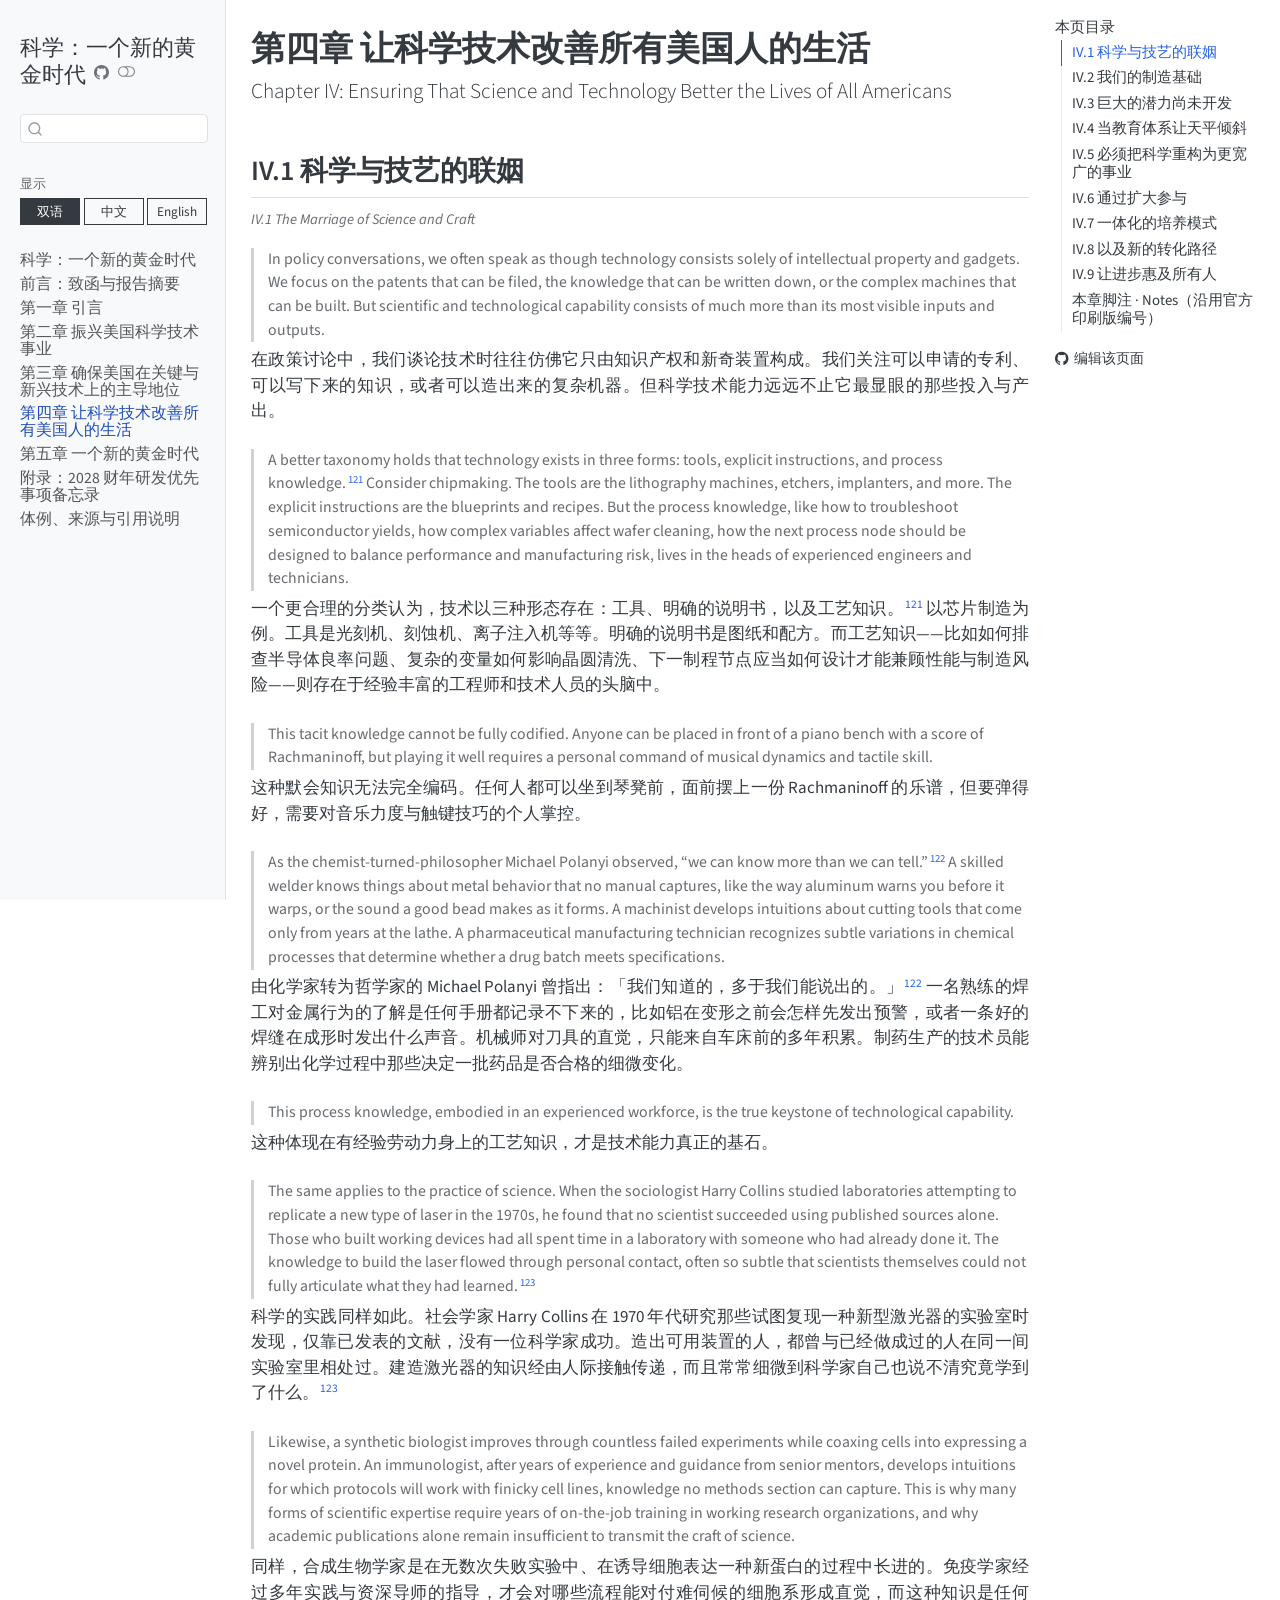
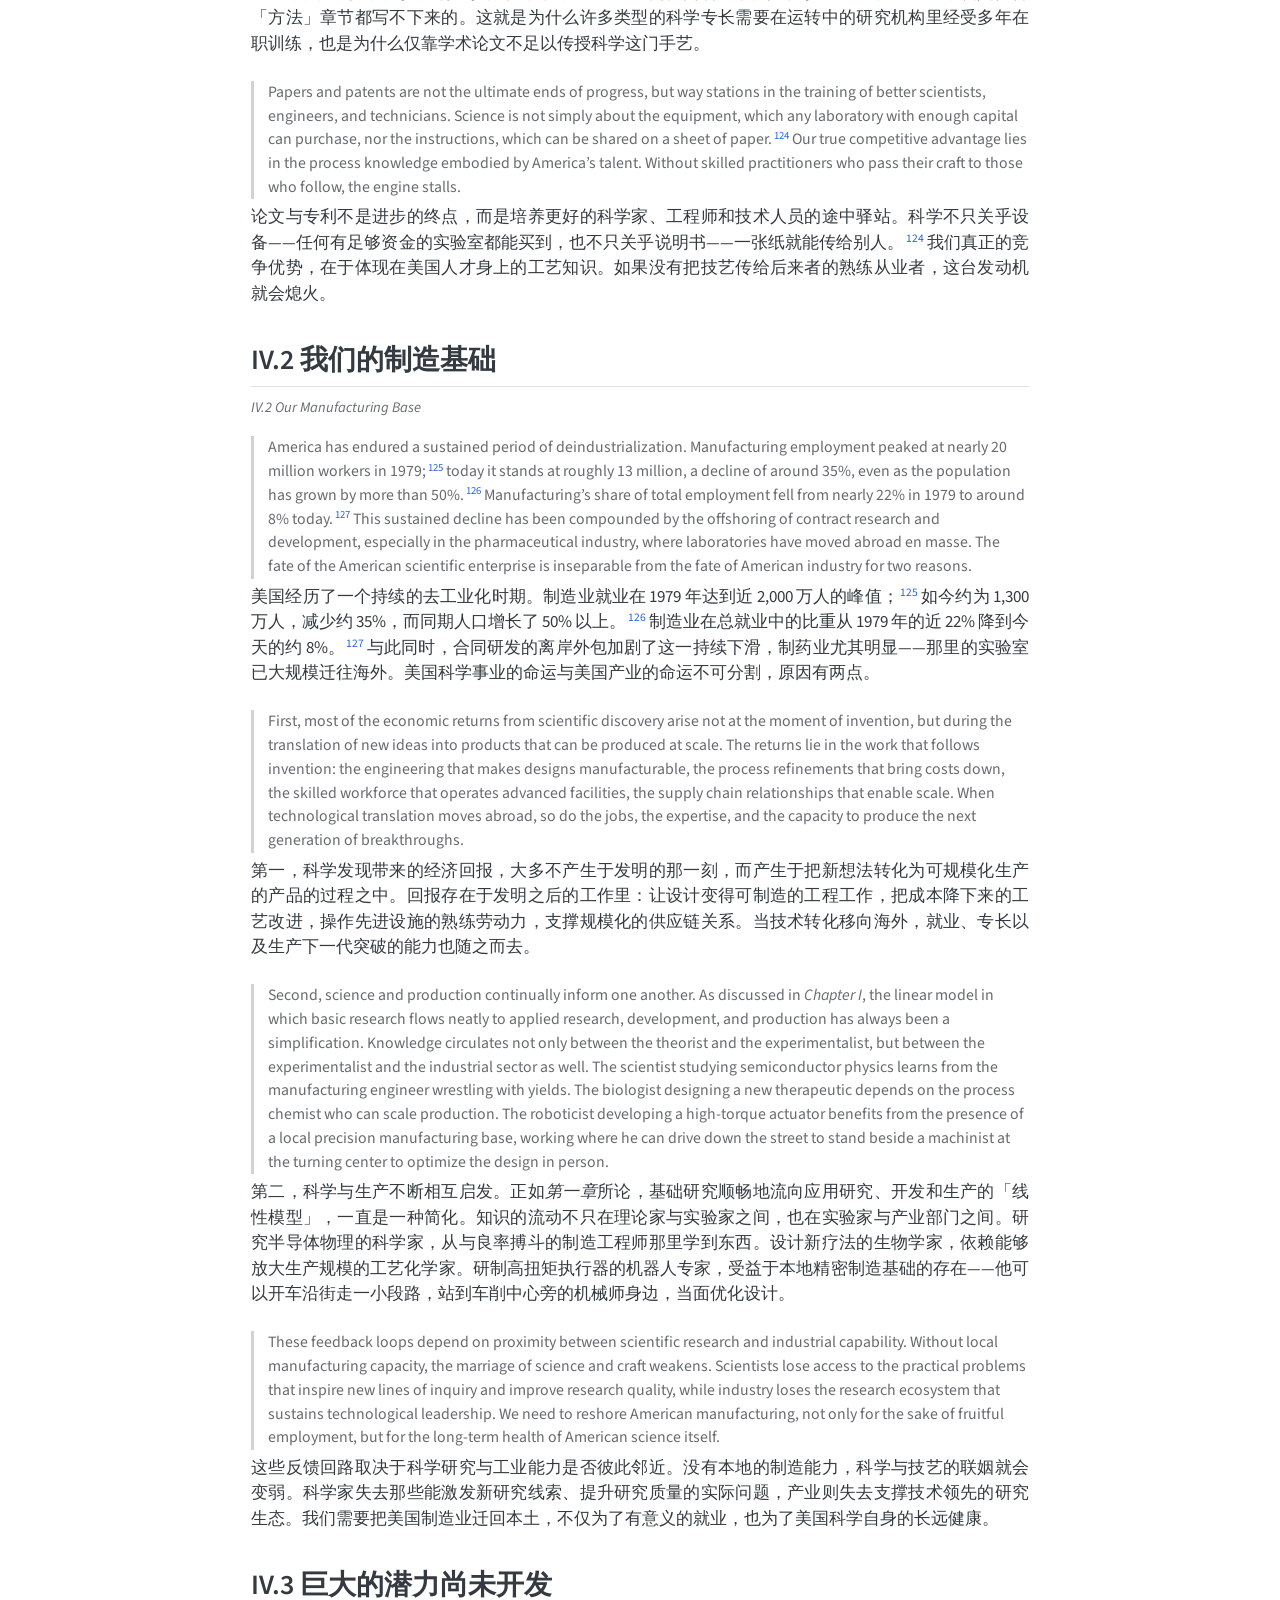
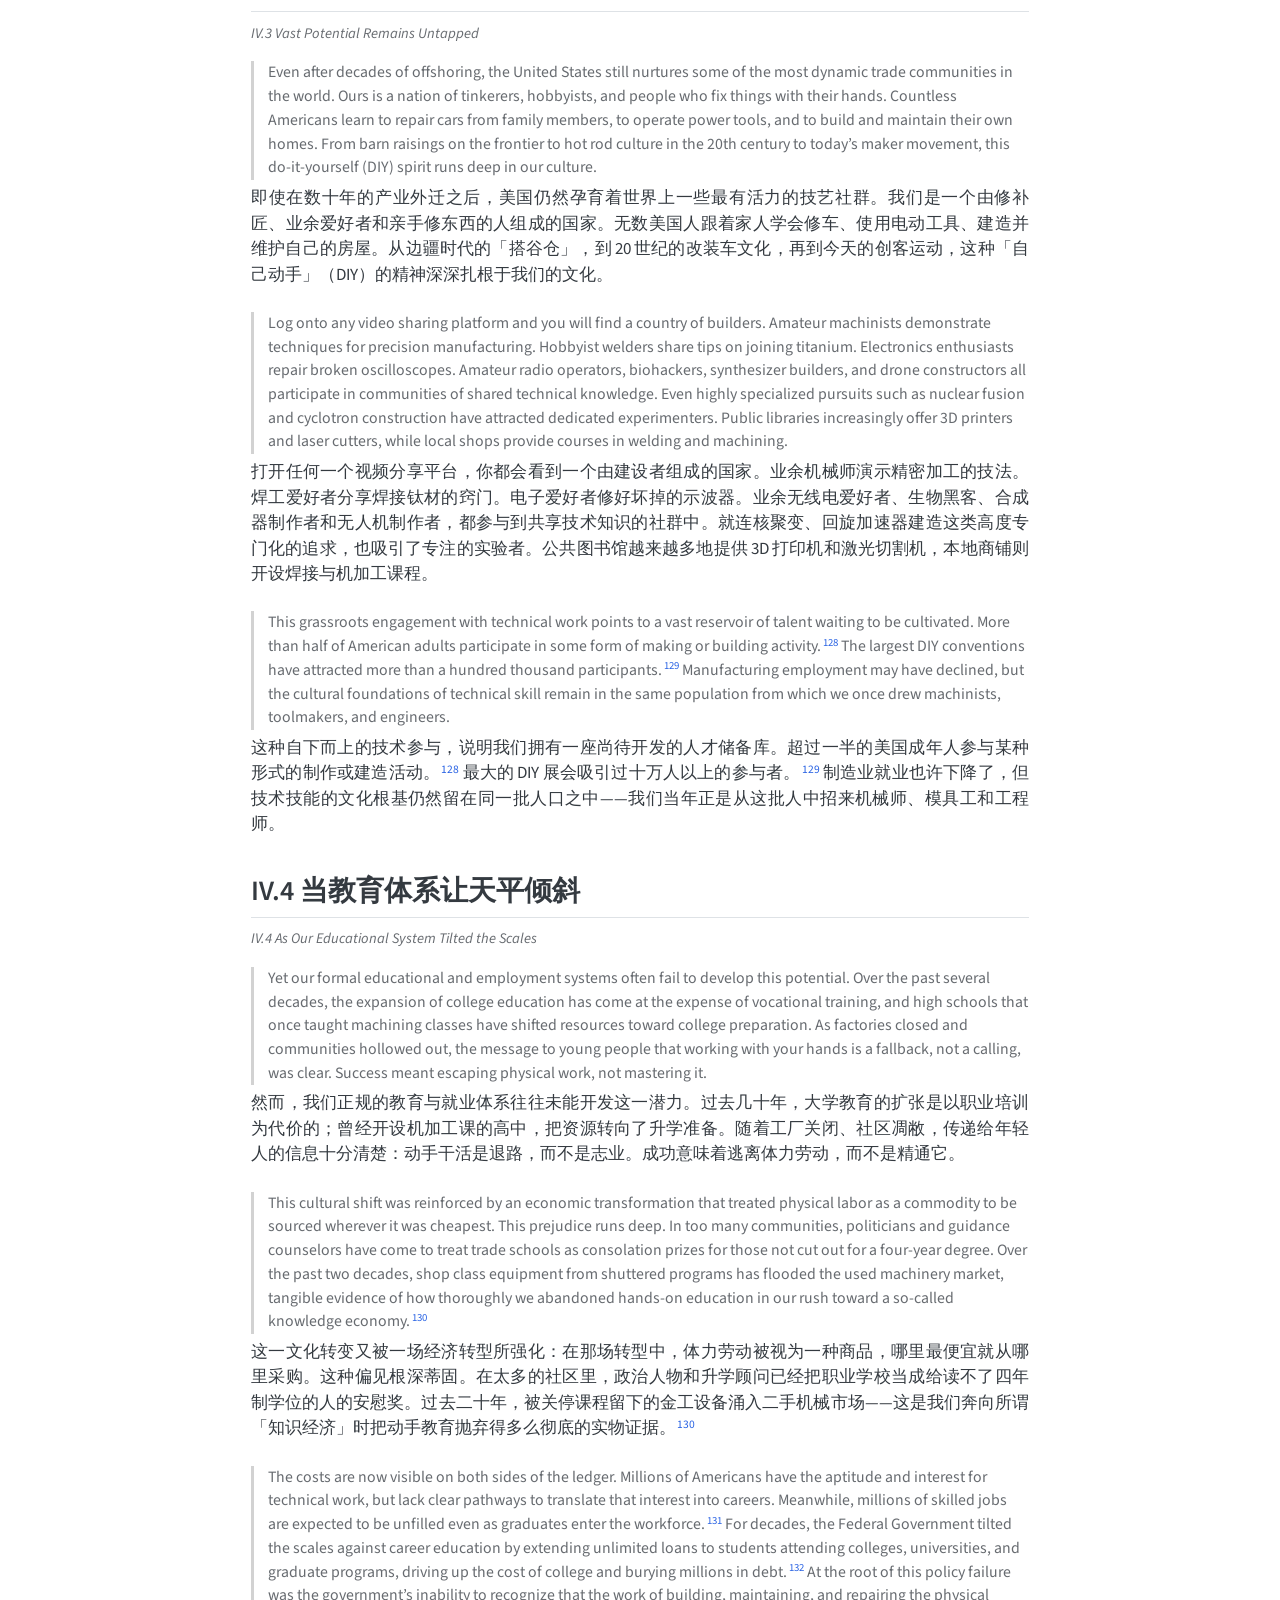
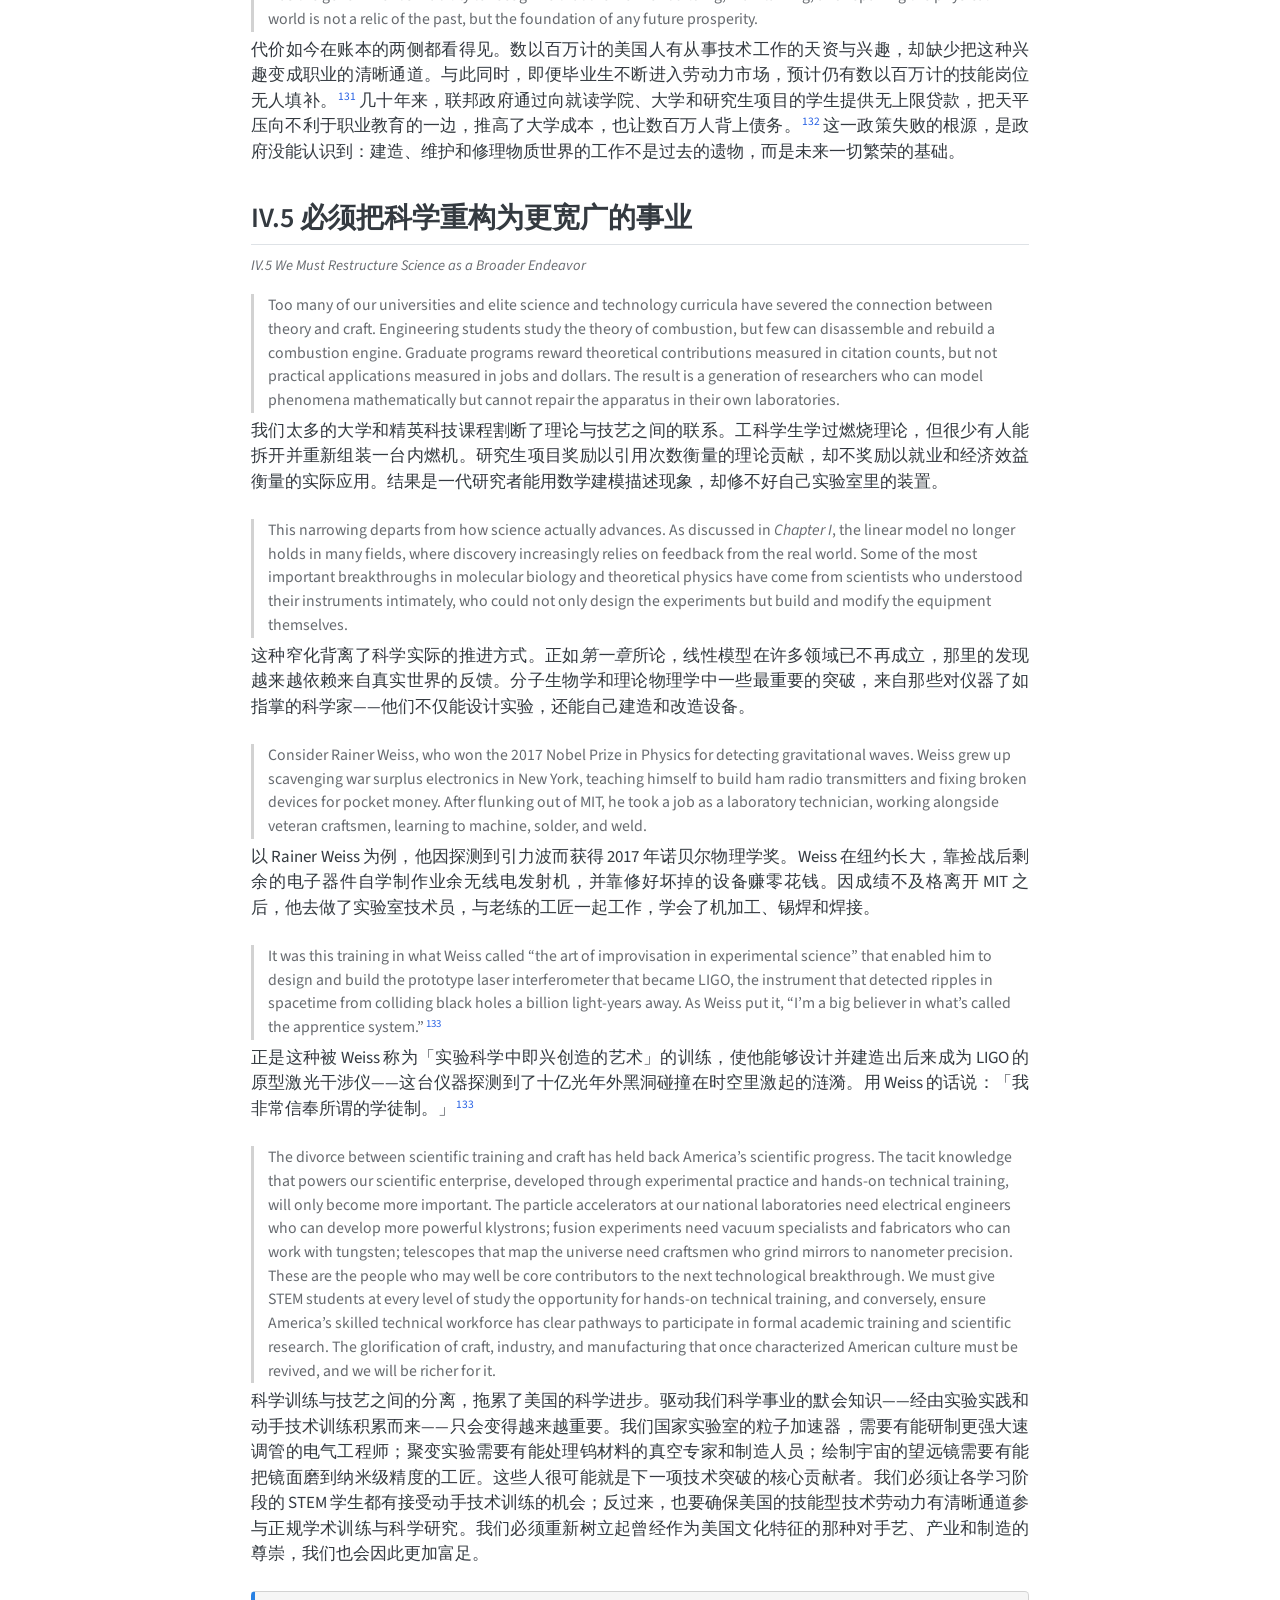
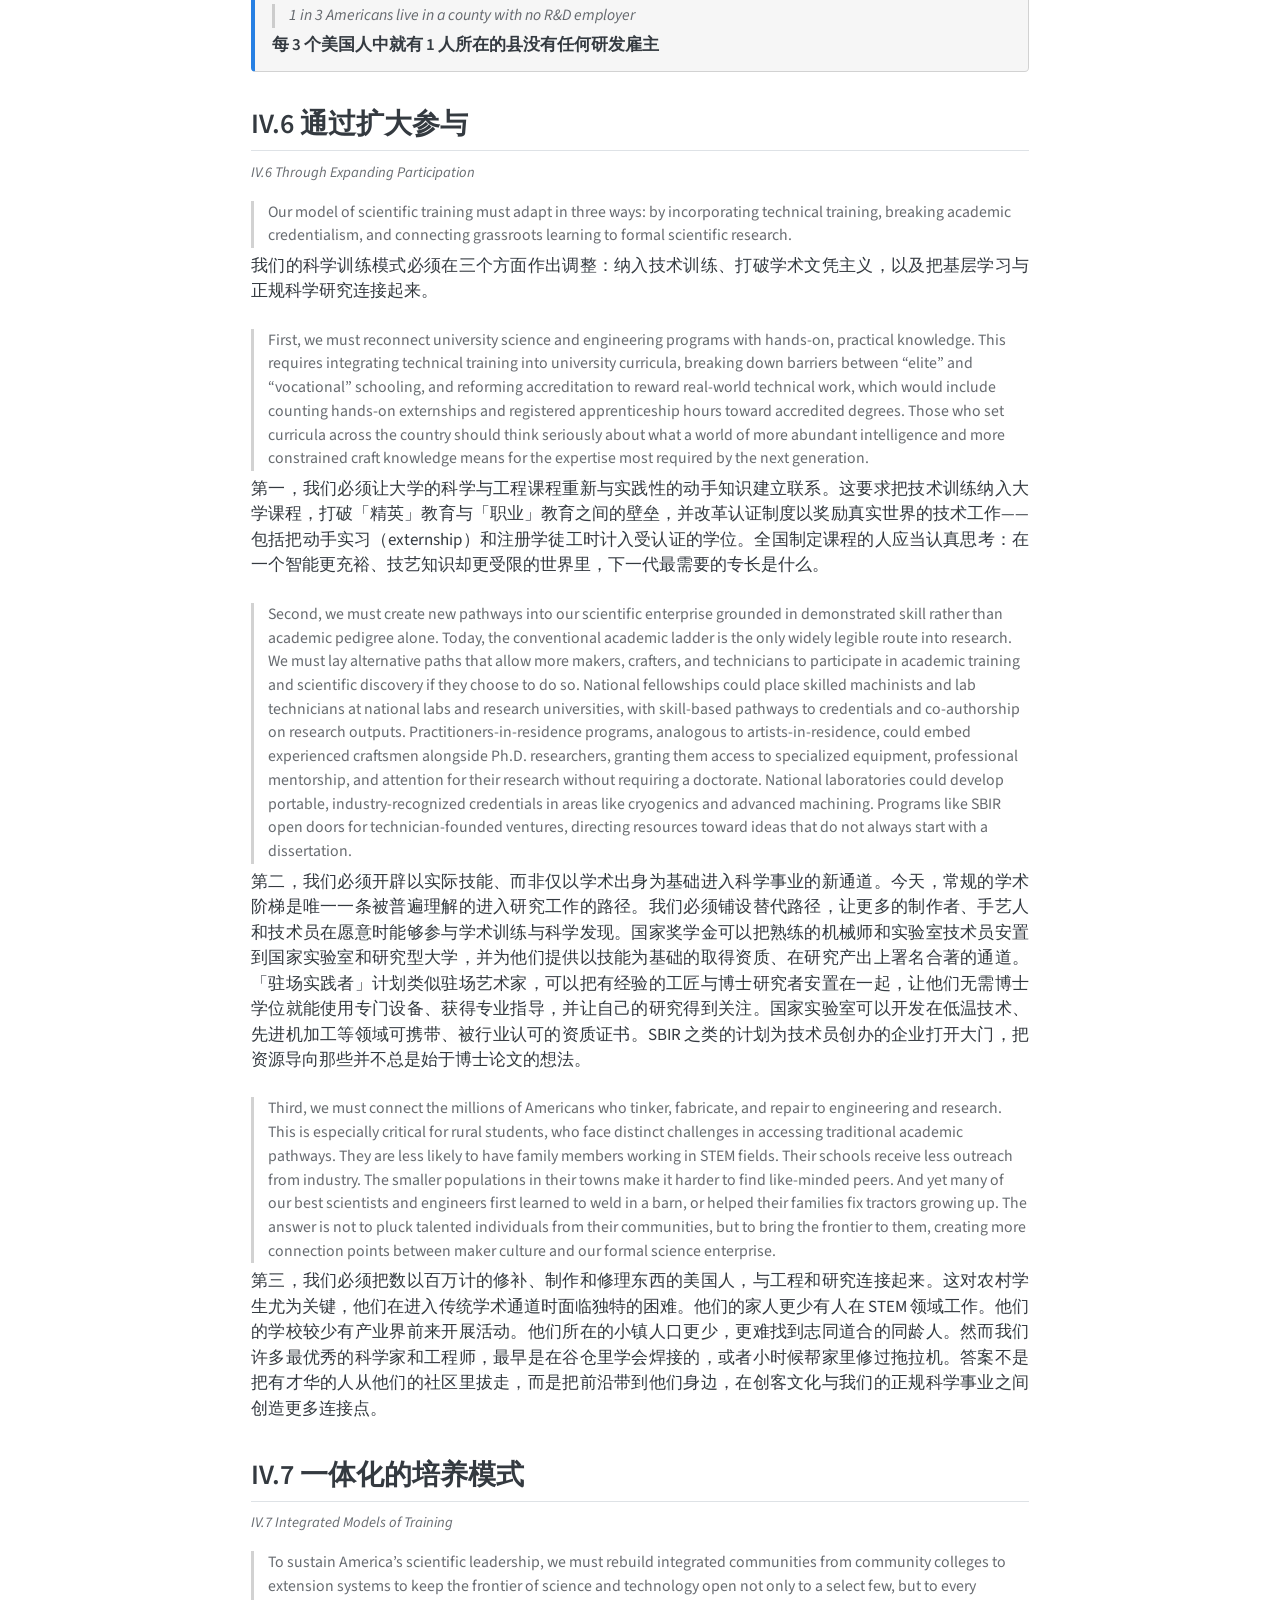
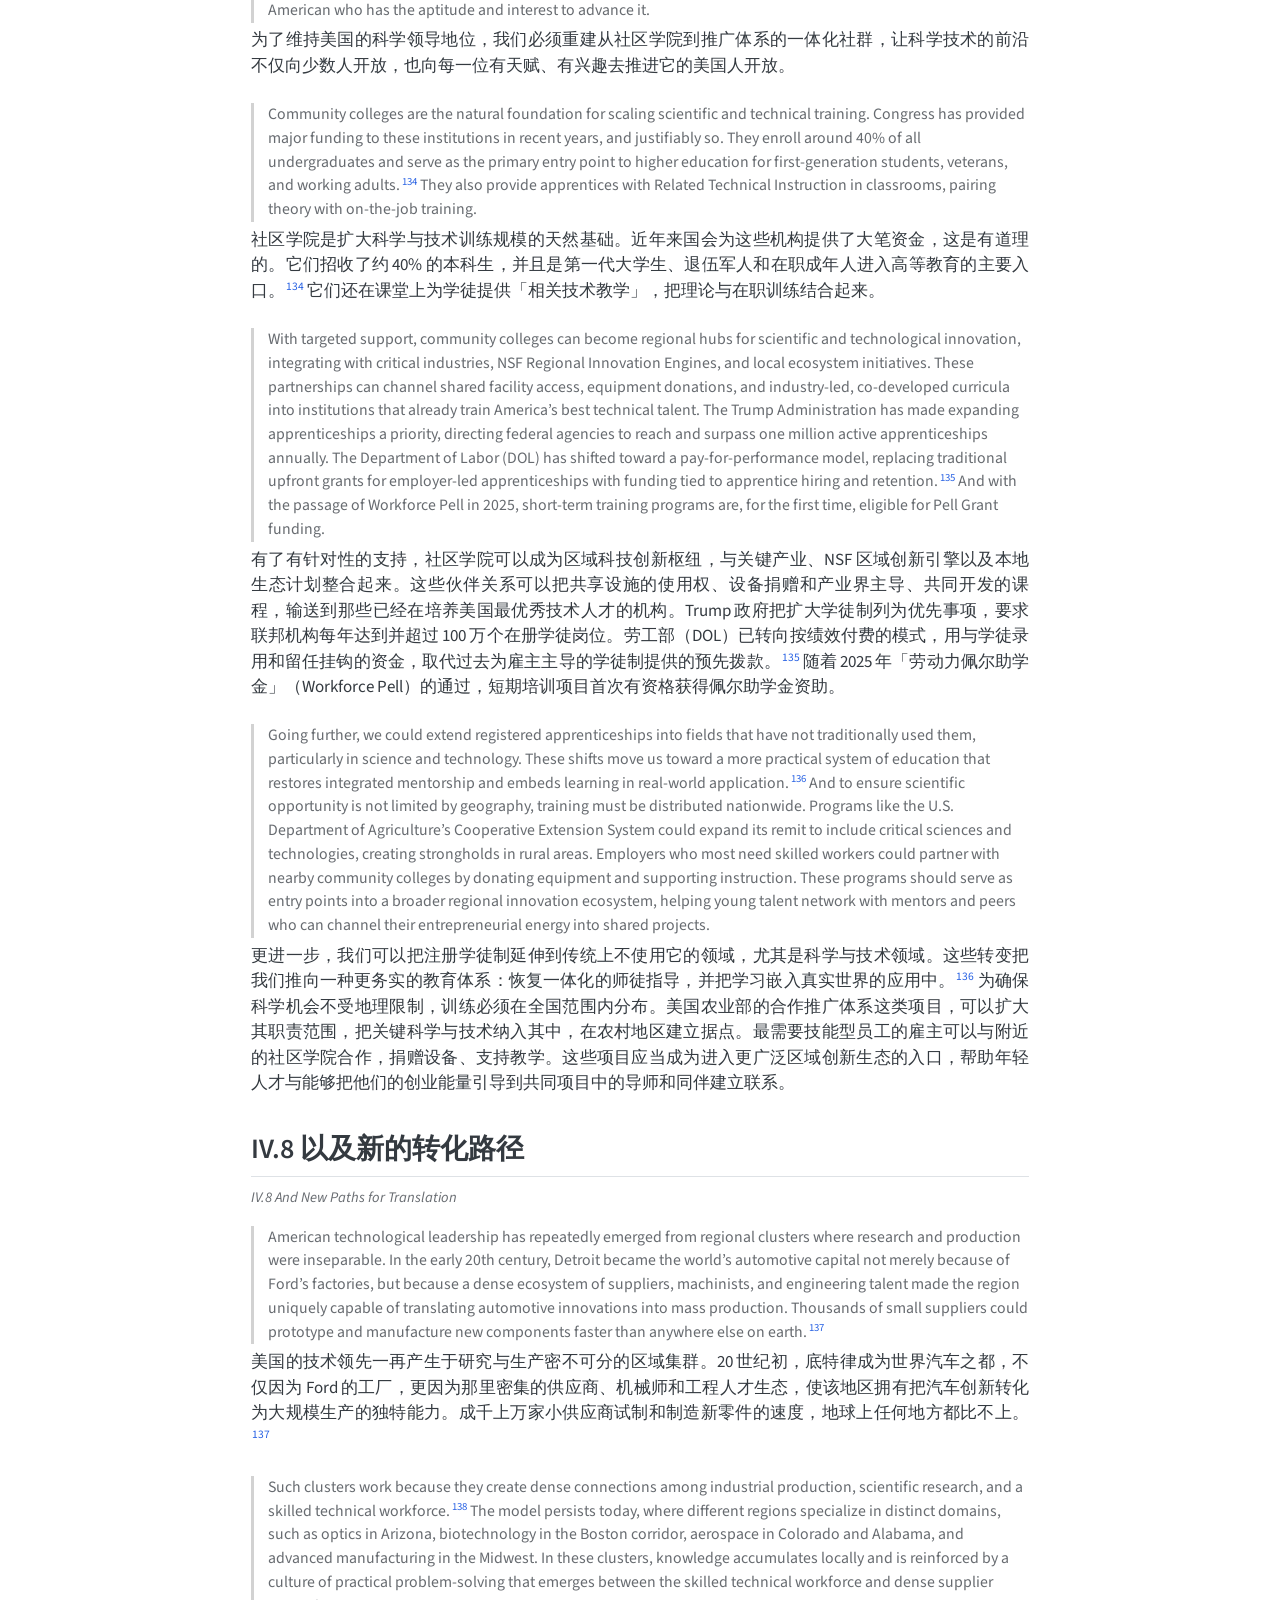
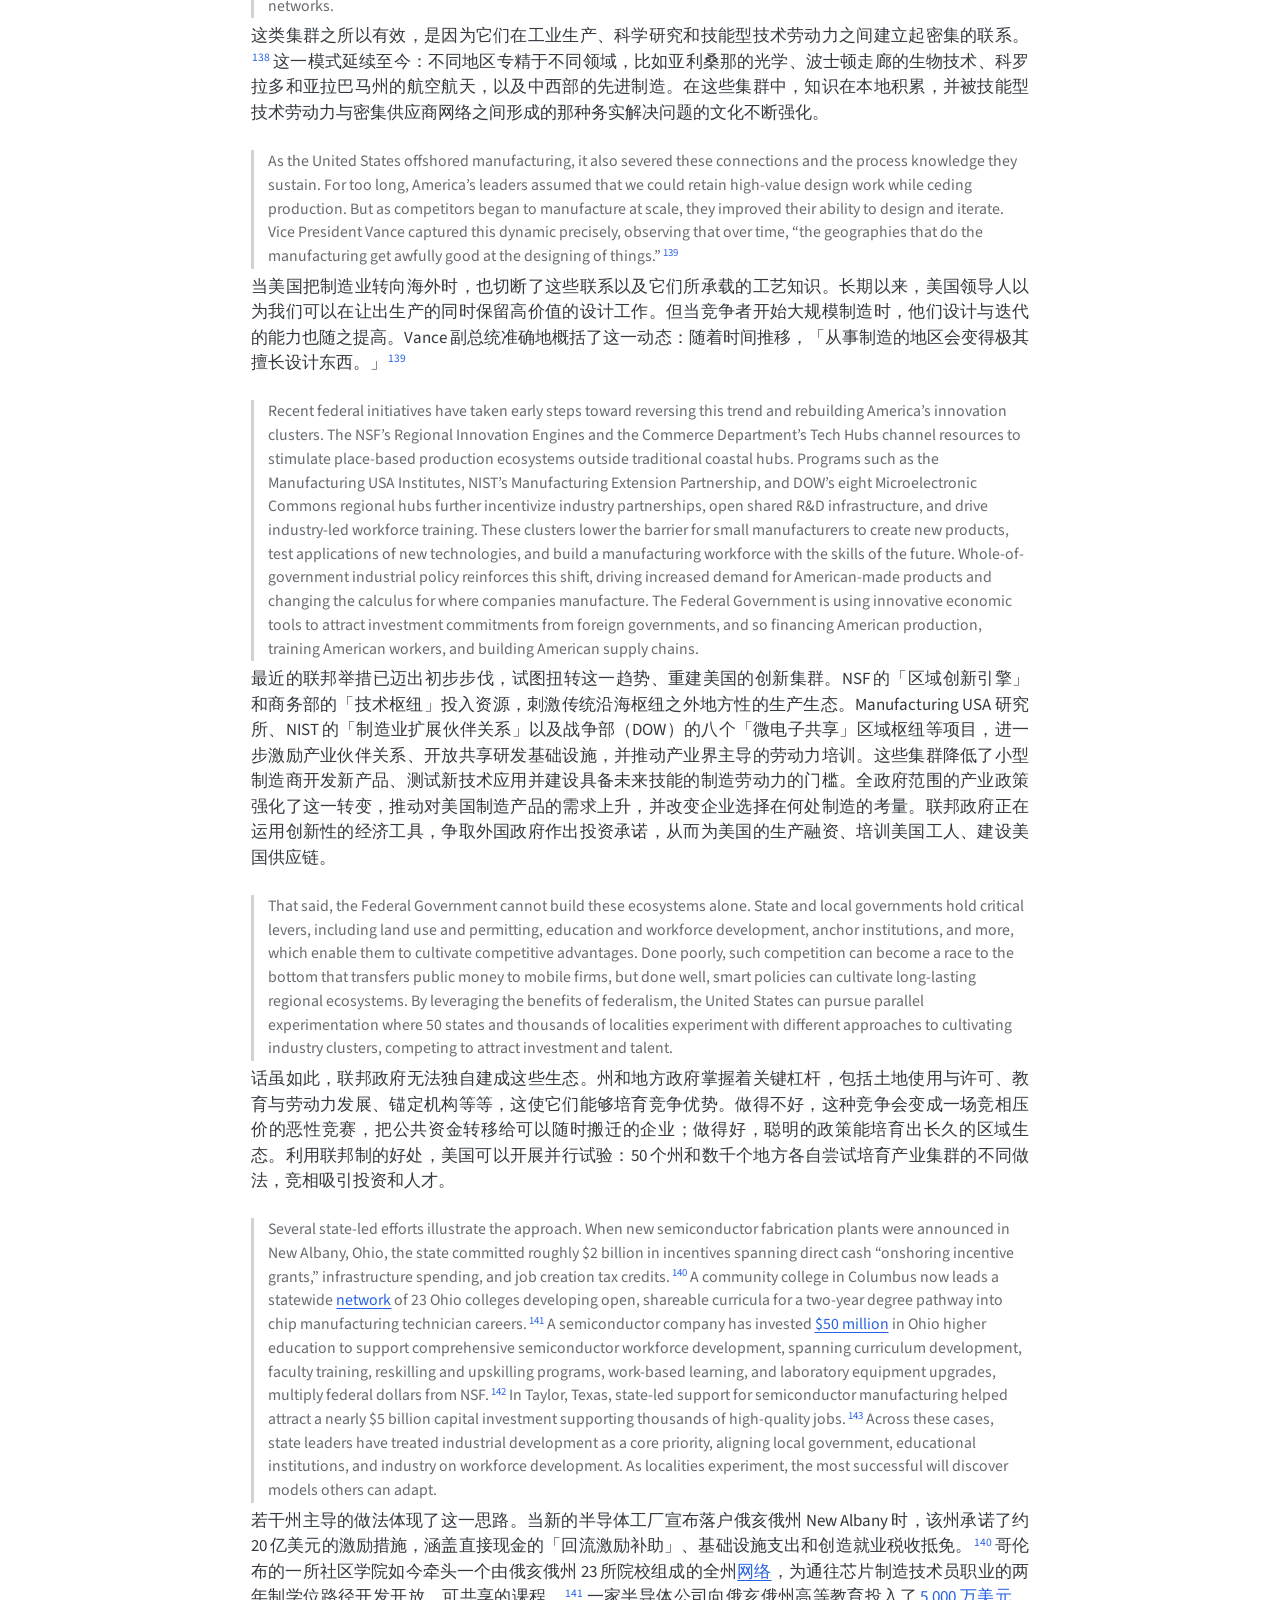
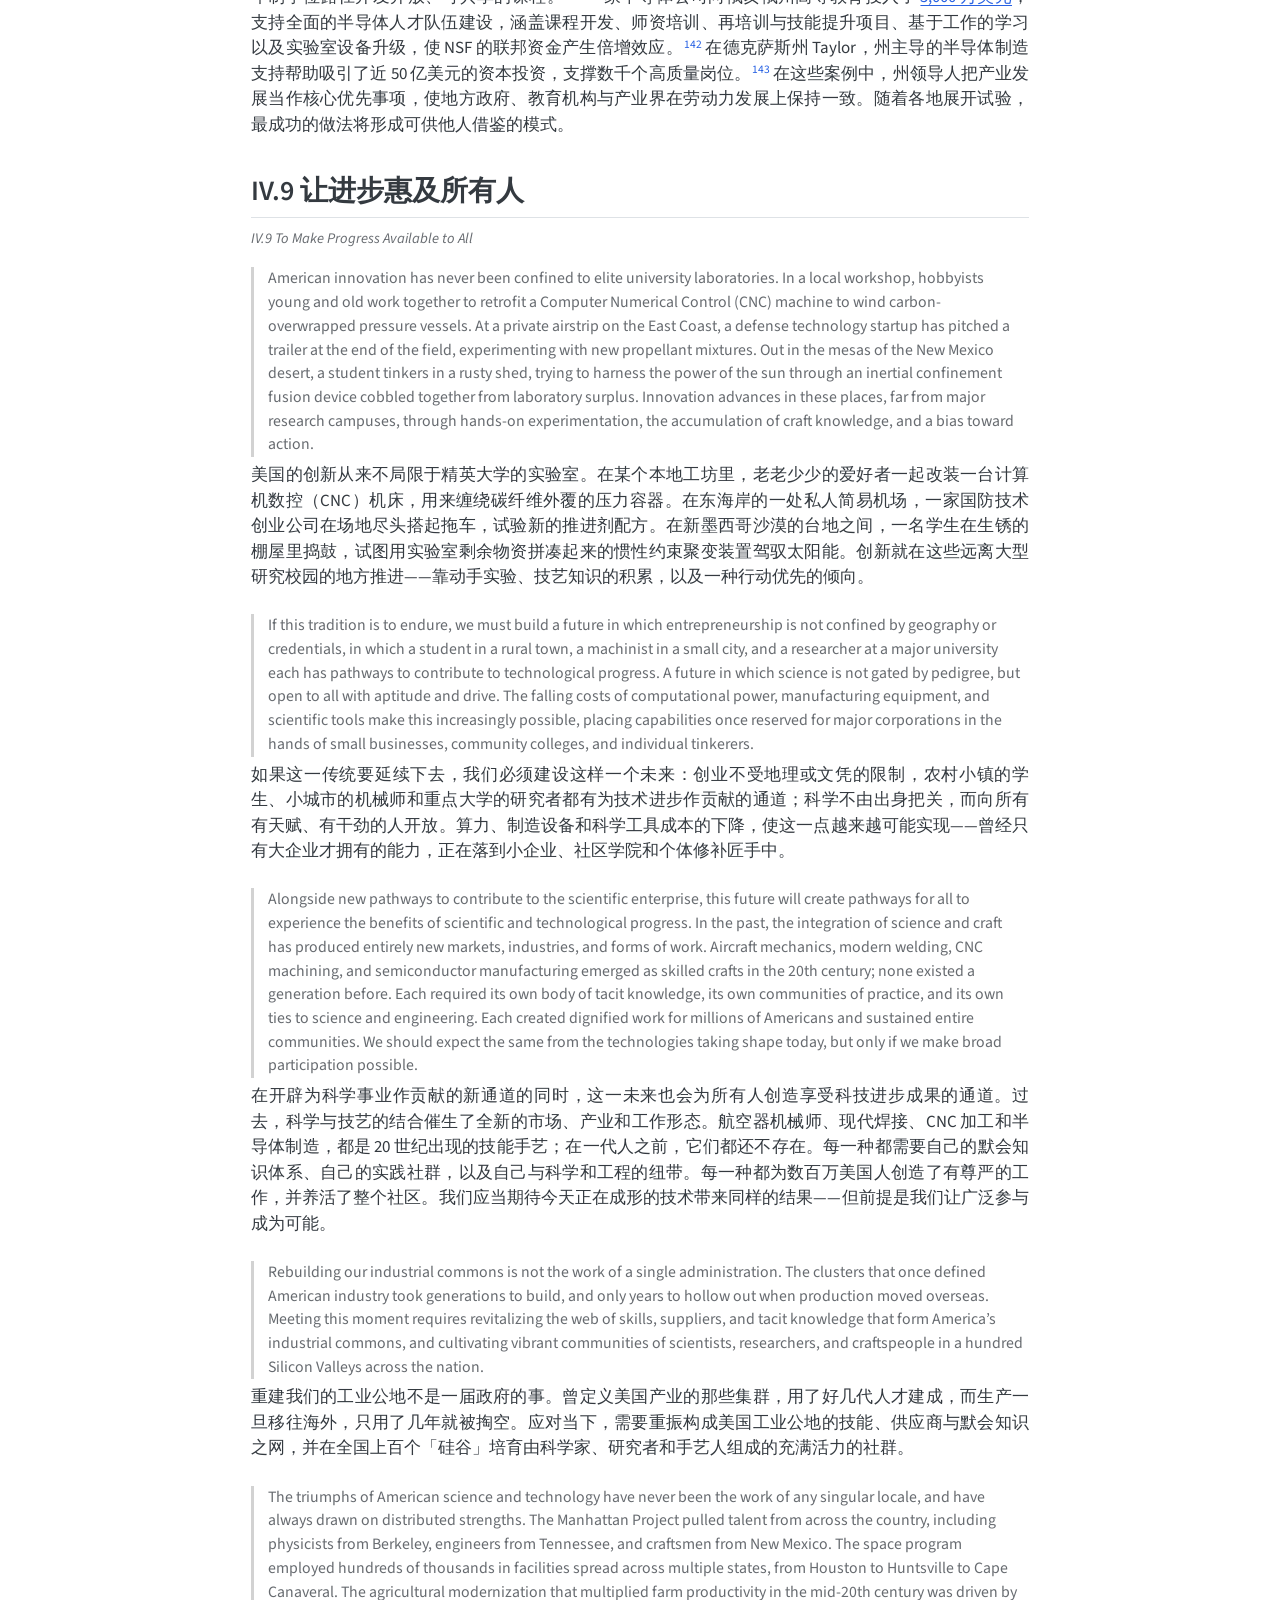
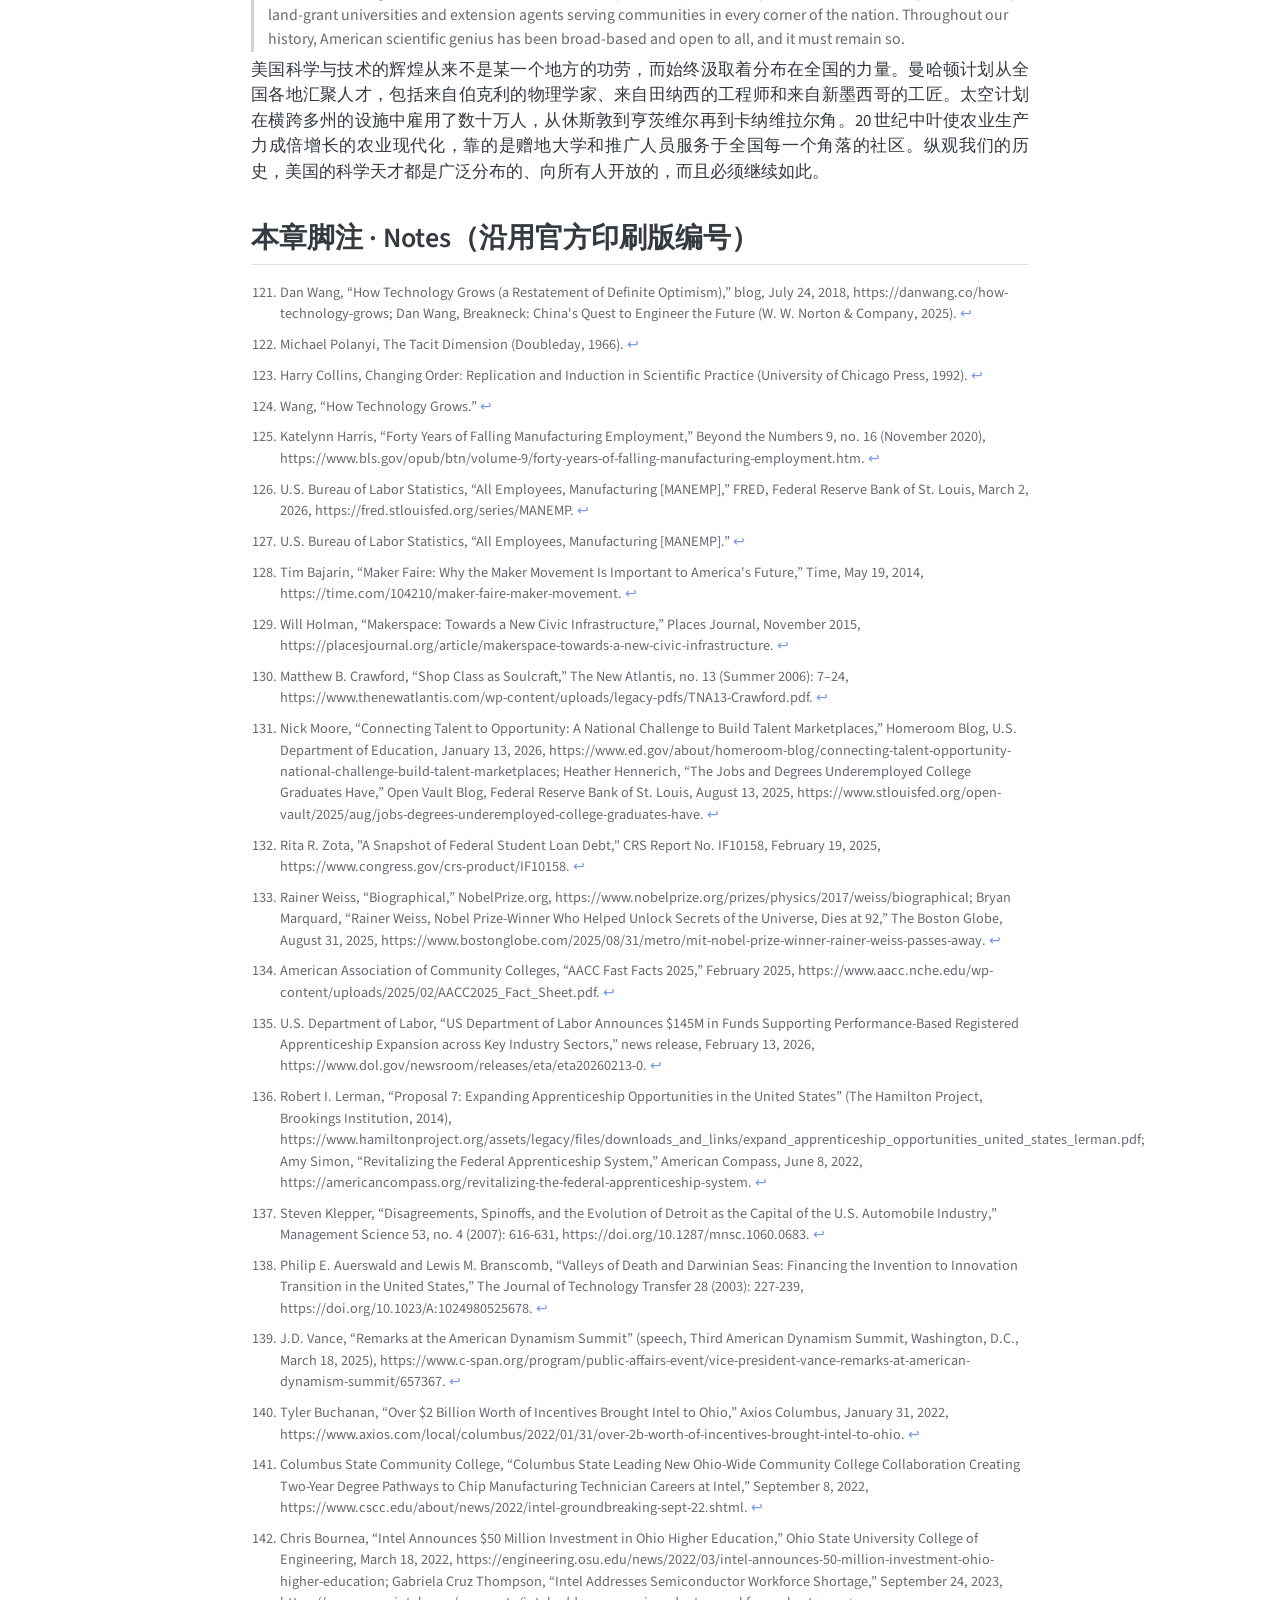
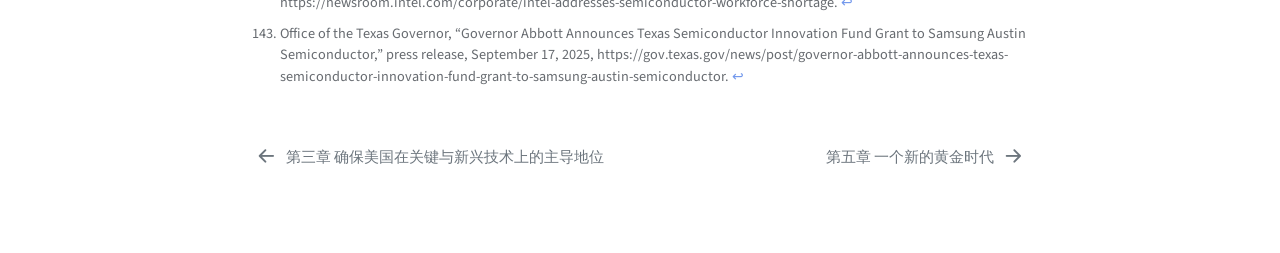
<file: docs/chapter-04.html>
<!DOCTYPE html>
<html xmlns="http://www.w3.org/1999/xhtml" lang="zh-Hans" xml:lang="zh-Hans"><head>

<meta charset="utf-8">
<meta name="generator" content="quarto-1.10.18">

<meta name="viewport" content="width=device-width, initial-scale=1.0, user-scalable=yes">


<title>第四章 让科学技术改善所有美国人的生活 – 科学：一个新的黄金时代</title>
<style>
/* Default styles provided by pandoc.
** See https://pandoc.org/MANUAL.html#variables-for-html for config info.
*/
span.smallcaps{font-variant: small-caps;}
div.columns{display: flex; gap: 1.5em;}
div.column{flex: auto;}
@media screen {
div.columns{gap: min(4vw, 1.5em);}
div.column{overflow-x: auto;}
}
div.hanging-indent{margin-left: 1.5em; text-indent: -1.5em;}
ul.task-list{list-style: none;}
ul.task-list li input[type="checkbox"] {
  width: 0.8em;
  margin: 0 0.8em 0.2em -1em; /* quarto-specific, see https://github.com/quarto-dev/quarto-cli/issues/4556 */ 
  vertical-align: middle;
}
</style>


<script src="site_libs/quarto-nav/quarto-nav.js"></script>
<script src="site_libs/quarto-nav/headroom.min.js"></script>
<script src="site_libs/clipboard/clipboard.min.js"></script>
<script src="site_libs/quarto-search/autocomplete.umd.js"></script>
<script src="site_libs/quarto-search/fuse.min.js"></script>
<script src="site_libs/quarto-search/quarto-search.js"></script>
<meta name="quarto:offset" content="./">
<link href="./chapter-05.html" rel="next">
<link href="./chapter-03.html" rel="prev">
<script src="site_libs/quarto-html/quarto.js" type="module"></script>
<script src="site_libs/quarto-html/tabsets/tabsets.js" type="module"></script>
<script src="site_libs/quarto-html/popper.min.js"></script>
<script src="site_libs/quarto-html/tippy.umd.min.js"></script>
<script src="site_libs/quarto-html/anchor.min.js"></script>
<link href="site_libs/quarto-html/tippy.css" rel="stylesheet">
<link href="site_libs/quarto-html/quarto-syntax-highlighting-64a204ab8560d761af7679ceaba22944.css" rel="stylesheet" class="quarto-color-scheme" id="quarto-text-highlighting-styles">
<link href="site_libs/quarto-html/quarto-syntax-highlighting-dark-b85bc7c33db8c58e0ec93c3465666fed.css" rel="stylesheet" class="quarto-color-scheme quarto-color-alternate" id="quarto-text-highlighting-styles">
<link href="site_libs/quarto-html/quarto-syntax-highlighting-64a204ab8560d761af7679ceaba22944.css" rel="stylesheet" class="quarto-color-scheme-extra" id="quarto-text-highlighting-styles">
<script src="site_libs/bootstrap/bootstrap.min.js"></script>
<link href="site_libs/bootstrap/bootstrap-icons.css" rel="stylesheet">
<link href="site_libs/bootstrap/bootstrap-fb2572afbb7ae85558aecddd796c2aa5.min.css" rel="stylesheet" append-hash="true" class="quarto-color-scheme" id="quarto-bootstrap" data-mode="light">
<link href="site_libs/bootstrap/bootstrap-dark-28465b6b87aa4d4b3ae6852c24e7e3ea.min.css" rel="stylesheet" append-hash="true" class="quarto-color-scheme quarto-color-alternate" id="quarto-bootstrap" data-mode="dark">
<link href="site_libs/bootstrap/bootstrap-fb2572afbb7ae85558aecddd796c2aa5.min.css" rel="stylesheet" append-hash="true" class="quarto-color-scheme-extra" id="quarto-bootstrap" data-mode="light">
<script id="quarto-search-options" type="application/json">{
  "location": "sidebar",
  "copy-button": false,
  "collapse-after": 3,
  "panel-placement": "start",
  "type": "textbox",
  "limit": 40,
  "keyboard-shortcut": [
    "f",
    "/",
    "s"
  ],
  "language": {
    "search-no-results-text": "没有结果",
    "search-matching-documents-text": "匹配的文档",
    "search-copy-link-title": "复制搜索链接",
    "search-hide-matches-text": "隐藏其它匹配结果",
    "search-more-match-text": "更多匹配结果",
    "search-more-matches-text": "更多匹配结果",
    "search-clear-button-title": "清除",
    "search-text-placeholder": "",
    "search-detached-cancel-button-title": "取消",
    "search-submit-button-title": "提交",
    "search-label": "搜索"
  }
}</script>
<style>html{ scroll-behavior: smooth; }</style>
<!-- 在首屏渲染前套用语言模式（URL 参数 ?lang=zh|en|both 优先，其次 localStorage），
     避免"中文"模式下先闪现英文。 -->
<script>
  (function () {
    var mode = null;
    try {
      var asked = (window.location.search.match(/[?&]lang=(both|zh|en)(?:&|$)/) || [])[1];
      if (asked) {
        mode = asked;
        window.localStorage.setItem("snga-lang-mode", asked);
      } else {
        var saved = window.localStorage.getItem("snga-lang-mode");
        if (saved === "zh" || saved === "en" || saved === "both") mode = saved;
      }
    } catch (e) {
      /* 隐私模式下 localStorage 不可用；默认双语 */
    }
    if (mode && mode !== "both") document.documentElement.setAttribute("data-lang-mode", mode);
  })();
</script>


<link rel="stylesheet" href="styles.css">
</head>

<body class="nav-sidebar docked quarto-light"><script id="quarto-html-before-body" type="application/javascript">
    const toggleBodyColorMode = (bsSheetEl) => {
      const mode = bsSheetEl.getAttribute("data-mode");
      const bodyEl = window.document.querySelector("body");
      if (mode === "dark") {
        bodyEl.classList.add("quarto-dark");
        bodyEl.classList.remove("quarto-light");
      } else {
        bodyEl.classList.add("quarto-light");
        bodyEl.classList.remove("quarto-dark");
      }
    }
    const toggleBodyColorPrimary = () => {
      const bsSheetEl = window.document.querySelector("link#quarto-bootstrap:not([rel=disabled-stylesheet])");
      if (bsSheetEl) {
        toggleBodyColorMode(bsSheetEl);
      }
    }
    const setColorSchemeToggle = (alternate) => {
      const toggles = window.document.querySelectorAll('.quarto-color-scheme-toggle');
      for (let i=0; i < toggles.length; i++) {
        const toggle = toggles[i];
        if (toggle) {
          if (alternate) {
            toggle.classList.add("alternate");
          } else {
            toggle.classList.remove("alternate");
          }
        }
      }
    };
    const toggleColorMode = (alternate) => {
      // Switch the stylesheets
      const primaryStylesheets = window.document.querySelectorAll('link.quarto-color-scheme:not(.quarto-color-alternate)');
      const alternateStylesheets = window.document.querySelectorAll('link.quarto-color-scheme.quarto-color-alternate');
      manageTransitions('#quarto-margin-sidebar .nav-link', false);
      if (alternate) {
        // note: dark is layered on light, we don't disable primary!
        enableStylesheet(alternateStylesheets);
        for (const sheetNode of alternateStylesheets) {
          if (sheetNode.id === "quarto-bootstrap") {
            toggleBodyColorMode(sheetNode);
          }
        }
      } else {
        disableStylesheet(alternateStylesheets);
        enableStylesheet(primaryStylesheets)
        toggleBodyColorPrimary();
      }
      manageTransitions('#quarto-margin-sidebar .nav-link', true);
      // Switch the toggles
      setColorSchemeToggle(alternate)
      // Hack to workaround the fact that safari doesn't
      // properly recolor the scrollbar when toggling (#1455)
      if (navigator.userAgent.indexOf('Safari') > 0 && navigator.userAgent.indexOf('Chrome') == -1) {
        manageTransitions("body", false);
        window.scrollTo(0, 1);
        setTimeout(() => {
          window.scrollTo(0, 0);
          manageTransitions("body", true);
        }, 40);
      }
    }
    const disableStylesheet = (stylesheets) => {
      for (let i=0; i < stylesheets.length; i++) {
        const stylesheet = stylesheets[i];
        stylesheet.rel = 'disabled-stylesheet';
      }
    }
    const enableStylesheet = (stylesheets) => {
      for (let i=0; i < stylesheets.length; i++) {
        const stylesheet = stylesheets[i];
        if(stylesheet.rel !== 'stylesheet') { // for Chrome, which will still FOUC without this check
          stylesheet.rel = 'stylesheet';
        }
      }
    }
    const manageTransitions = (selector, allowTransitions) => {
      const els = window.document.querySelectorAll(selector);
      for (let i=0; i < els.length; i++) {
        const el = els[i];
        if (allowTransitions) {
          el.classList.remove('notransition');
        } else {
          el.classList.add('notransition');
        }
      }
    }
    const isFileUrl = () => {
      return window.location.protocol === 'file:';
    }
    const hasAlternateSentinel = () => {
      let styleSentinel = getColorSchemeSentinel();
      if (styleSentinel !== null) {
        return styleSentinel === "alternate";
      } else {
        return false;
      }
    }
    const setStyleSentinel = (alternate) => {
      const value = alternate ? "alternate" : "default";
      if (!isFileUrl()) {
        window.localStorage.setItem("quarto-color-scheme", value);
      } else {
        localAlternateSentinel = value;
      }
    }
    const getColorSchemeSentinel = () => {
      if (!isFileUrl()) {
        const storageValue = window.localStorage.getItem("quarto-color-scheme");
        return storageValue != null ? storageValue : localAlternateSentinel;
      } else {
        return localAlternateSentinel;
      }
    }
    const toggleGiscusIfUsed = (isAlternate, darkModeDefault) => {
      const baseTheme = document.querySelector('#giscus-base-theme')?.value ?? 'light';
      const alternateTheme = document.querySelector('#giscus-alt-theme')?.value ?? 'dark';
      let newTheme = '';
      if(authorPrefersDark) {
        newTheme = isAlternate ? baseTheme : alternateTheme;
      } else {
        newTheme = isAlternate ? alternateTheme : baseTheme;
      }
      const changeGiscusTheme = () => {
        // From: https://github.com/giscus/giscus/issues/336
        const sendMessage = (message) => {
          const iframe = document.querySelector('iframe.giscus-frame');
          if (!iframe) return;
          iframe.contentWindow.postMessage({ giscus: message }, 'https://giscus.app');
        }
        sendMessage({
          setConfig: {
            theme: newTheme
          }
        });
      }
      const isGiscussLoaded = window.document.querySelector('iframe.giscus-frame') !== null;
      if (isGiscussLoaded) {
        changeGiscusTheme();
      }
    };
    const authorPrefersDark = false;
    const darkModeDefault = authorPrefersDark;
      document.querySelector('link#quarto-text-highlighting-styles.quarto-color-scheme-extra').rel = 'disabled-stylesheet';
      document.querySelector('link#quarto-bootstrap.quarto-color-scheme-extra').rel = 'disabled-stylesheet';
    let localAlternateSentinel = darkModeDefault ? 'alternate' : 'default';
    // Dark / light mode switch
    window.quartoToggleColorScheme = () => {
      // Read the current dark / light value
      let toAlternate = !hasAlternateSentinel();
      toggleColorMode(toAlternate);
      setStyleSentinel(toAlternate);
      toggleGiscusIfUsed(toAlternate, darkModeDefault);
      window.dispatchEvent(new Event('resize'));
    };
    // Switch to dark mode if need be
    if (hasAlternateSentinel()) {
      toggleColorMode(true);
    } else {
      toggleColorMode(false);
    }
  </script>

<div id="quarto-search-results"></div>
  <header id="quarto-header" class="headroom fixed-top">
  <nav class="quarto-secondary-nav">
    <div class="container-fluid d-flex">
      <button type="button" class="quarto-btn-toggle btn" data-bs-toggle="collapse" role="button" data-bs-target=".quarto-sidebar-collapse-item" aria-controls="quarto-sidebar" aria-expanded="false" aria-label="展开或折叠侧边栏导航" onclick="if (window.quartoToggleHeadroom) { window.quartoToggleHeadroom(); }">
        <i class="bi bi-layout-text-sidebar-reverse"></i>
      </button>
        <nav class="quarto-page-breadcrumbs" aria-label="breadcrumb"><ol class="breadcrumb"><li class="breadcrumb-item"><a href="./chapter-04.html"><span class="chapter-title">第四章 让科学技术改善所有美国人的生活</span></a></li></ol></nav>
        <a class="flex-grow-1" role="navigation" data-bs-toggle="collapse" data-bs-target=".quarto-sidebar-collapse-item" aria-controls="quarto-sidebar" aria-expanded="false" aria-label="展开或折叠侧边栏导航" onclick="if (window.quartoToggleHeadroom) { window.quartoToggleHeadroom(); }">      
        </a>
      <button type="button" class="btn quarto-search-button" aria-label="搜索" onclick="window.quartoOpenSearch();">
        <i class="bi bi-search"></i>
      </button>
    </div>
  </nav>
</header>
<!-- content -->
<div id="quarto-content" class="quarto-container page-columns page-rows-contents page-layout-article">
<!-- sidebar -->
  <nav id="quarto-sidebar" class="sidebar collapse collapse-horizontal quarto-sidebar-collapse-item sidebar-navigation docked overflow-auto">
    <div class="pt-lg-2 mt-2 text-left sidebar-header">
    <div class="sidebar-title mb-0 py-0">
      <a href="./">科学：一个新的黄金时代</a> 
        <div class="sidebar-tools-main">
    <a href="https://github.com/cxy0714/Science-A-New-Golden-Age/tree/main/web/" title="源代码" class="quarto-navigation-tool px-1" aria-label="源代码"><i class="bi bi-github"></i></a>
  <a href="" class="quarto-color-scheme-toggle quarto-navigation-tool  px-1" onclick="window.quartoToggleColorScheme(); return false;" title="切换深色模式"><i class="bi"></i></a>
</div>
    </div>
      </div>
        <div class="mt-2 flex-shrink-0 align-items-center">
        <div class="sidebar-search">
        <div id="quarto-search" class="" title="搜索"></div>
        </div>
        </div>
    <div class="sidebar-menu-container"> 
    <ul class="list-unstyled mt-1">
        <li class="sidebar-item">
  <div class="sidebar-item-container"> 
  <a href="./index.html" class="sidebar-item-text sidebar-link"><span class="chapter-title">科学：一个新的黄金时代</span></a>
  </div>
</li>
        <li class="sidebar-item">
  <div class="sidebar-item-container"> 
  <a href="./front.html" class="sidebar-item-text sidebar-link"><span class="chapter-title">前言：致函与报告摘要</span></a>
  </div>
</li>
        <li class="sidebar-item">
  <div class="sidebar-item-container"> 
  <a href="./chapter-01.html" class="sidebar-item-text sidebar-link"><span class="chapter-title">第一章 引言</span></a>
  </div>
</li>
        <li class="sidebar-item">
  <div class="sidebar-item-container"> 
  <a href="./chapter-02.html" class="sidebar-item-text sidebar-link"><span class="chapter-title">第二章 振兴美国科学技术事业</span></a>
  </div>
</li>
        <li class="sidebar-item">
  <div class="sidebar-item-container"> 
  <a href="./chapter-03.html" class="sidebar-item-text sidebar-link"><span class="chapter-title">第三章 确保美国在关键与新兴技术上的主导地位</span></a>
  </div>
</li>
        <li class="sidebar-item">
  <div class="sidebar-item-container"> 
  <a href="./chapter-04.html" class="sidebar-item-text sidebar-link active"><span class="chapter-title">第四章 让科学技术改善所有美国人的生活</span></a>
  </div>
</li>
        <li class="sidebar-item">
  <div class="sidebar-item-container"> 
  <a href="./chapter-05.html" class="sidebar-item-text sidebar-link"><span class="chapter-title">第五章 一个新的黄金时代</span></a>
  </div>
</li>
        <li class="sidebar-item">
  <div class="sidebar-item-container"> 
  <a href="./annex-fy2028.html" class="sidebar-item-text sidebar-link"><span class="chapter-title">附录：2028 财年研发优先事项备忘录</span></a>
  </div>
</li>
        <li class="sidebar-item">
  <div class="sidebar-item-container"> 
  <a href="./99-colophon.html" class="sidebar-item-text sidebar-link"><span class="chapter-title">体例、来源与引用说明</span></a>
  </div>
</li>
    </ul>
    </div>
</nav>
<div id="quarto-sidebar-glass" class="quarto-sidebar-collapse-item" data-bs-toggle="collapse" data-bs-target=".quarto-sidebar-collapse-item"></div>
<!-- margin-sidebar -->
    <div id="quarto-margin-sidebar" class="sidebar margin-sidebar">
        <nav id="TOC" role="doc-toc" class="toc-active">
    <h2 id="toc-title">本页目录</h2>
   
  <ul class="collapse">
  <li><a href="#iv.1-科学与技艺的联姻" id="toc-iv.1-科学与技艺的联姻" class="nav-link active" data-scroll-target="#iv.1-科学与技艺的联姻">IV.1 科学与技艺的联姻</a></li>
  <li><a href="#iv.2-我们的制造基础" id="toc-iv.2-我们的制造基础" class="nav-link" data-scroll-target="#iv.2-我们的制造基础">IV.2 我们的制造基础</a></li>
  <li><a href="#iv.3-巨大的潜力尚未开发" id="toc-iv.3-巨大的潜力尚未开发" class="nav-link" data-scroll-target="#iv.3-巨大的潜力尚未开发">IV.3 巨大的潜力尚未开发</a></li>
  <li><a href="#iv.4-当教育体系让天平倾斜" id="toc-iv.4-当教育体系让天平倾斜" class="nav-link" data-scroll-target="#iv.4-当教育体系让天平倾斜">IV.4 当教育体系让天平倾斜</a></li>
  <li><a href="#iv.5-必须把科学重构为更宽广的事业" id="toc-iv.5-必须把科学重构为更宽广的事业" class="nav-link" data-scroll-target="#iv.5-必须把科学重构为更宽广的事业">IV.5 必须把科学重构为更宽广的事业</a></li>
  <li><a href="#iv.6-通过扩大参与" id="toc-iv.6-通过扩大参与" class="nav-link" data-scroll-target="#iv.6-通过扩大参与">IV.6 通过扩大参与</a></li>
  <li><a href="#iv.7-一体化的培养模式" id="toc-iv.7-一体化的培养模式" class="nav-link" data-scroll-target="#iv.7-一体化的培养模式">IV.7 一体化的培养模式</a></li>
  <li><a href="#iv.8-以及新的转化路径" id="toc-iv.8-以及新的转化路径" class="nav-link" data-scroll-target="#iv.8-以及新的转化路径">IV.8 以及新的转化路径</a></li>
  <li><a href="#iv.9-让进步惠及所有人" id="toc-iv.9-让进步惠及所有人" class="nav-link" data-scroll-target="#iv.9-让进步惠及所有人">IV.9 让进步惠及所有人</a></li>
  <li><a href="#本章脚注-notes沿用官方印刷版编号" id="toc-本章脚注-notes沿用官方印刷版编号" class="nav-link" data-scroll-target="#本章脚注-notes沿用官方印刷版编号">本章脚注 · Notes（沿用官方印刷版编号）</a></li>
  </ul>
<div class="toc-actions"><ul class="collapse"><li><a href="https://github.com/cxy0714/Science-A-New-Golden-Age/edit/main/web/chapter-04.qmd" class="toc-action"><i class="bi bi-github"></i>编辑该页面</a></li></ul></div></nav>
    </div>
<!-- main -->
<main class="content" id="quarto-document-content">


<header id="title-block-header" class="quarto-title-block default">
<div class="quarto-title">
<h1 class="title"><span class="chapter-title">第四章 让科学技术改善所有美国人的生活</span></h1>
<p class="subtitle lead">Chapter IV: Ensuring That Science and Technology Better the Lives of All Americans</p>
</div>



<div class="quarto-title-meta">

    
  
    
  </div>
  


</header>


<section id="iv.1-科学与技艺的联姻" class="level2">
<h2 class="anchored" data-anchor-id="iv.1-科学与技艺的联姻">IV.1 科学与技艺的联姻</h2>
<div class="en h-en"><p>IV.1 The Marriage of Science and Craft</p></div>
<div class="pair">
<div class="en" id="p-chapter-04-2-en"><p>In policy conversations, we often speak as though technology consists solely of intellectual property and gadgets. We focus on the patents that can be filed, the knowledge that can be written down, or the complex machines that can be built. But scientific and technological capability consists of much more than its most visible inputs and outputs.</p></div>
<div class="zh" id="p-chapter-04-2-zh"><p>在政策讨论中，我们谈论技术时往往仿佛它只由知识产权和新奇装置构成。我们关注可以申请的专利、可以写下来的知识，或者可以造出来的复杂机器。但科学技术能力远远不止它最显眼的那些投入与产出。</p></div>
</div>
<div class="pair">
<div class="en" id="p-chapter-04-3-en"><p>A better taxonomy holds that technology exists in three forms: tools, explicit instructions, and process knowledge.<a class="noteref" id="fnref-chapter-04-121-en" href="#fn-chapter-04-121" role="doc-noteref" title="脚注 121"><sup>121</sup></a> Consider chipmaking. The tools are the lithography machines, etchers, implanters, and more. The explicit instructions are the blueprints and recipes. But the process knowledge, like how to troubleshoot semiconductor yields, how complex variables affect wafer cleaning, how the next process node should be designed to balance performance and manufacturing risk, lives in the heads of experienced engineers and technicians.</p></div>
<div class="zh" id="p-chapter-04-3-zh"><p>一个更合理的分类认为，技术以三种形态存在：工具、明确的说明书，以及工艺知识。<a class="noteref" id="fnref-chapter-04-121-zh" href="#fn-chapter-04-121" role="doc-noteref" title="脚注 121"><sup>121</sup></a> 以芯片制造为例。工具是光刻机、刻蚀机、离子注入机等等。明确的说明书是图纸和配方。而工艺知识——比如如何排查半导体良率问题、复杂的变量如何影响晶圆清洗、下一制程节点应当如何设计才能兼顾性能与制造风险——则存在于经验丰富的工程师和技术人员的头脑中。</p></div>
</div>
<div class="pair">
<div class="en" id="p-chapter-04-4-en"><p>This tacit knowledge cannot be fully codified. Anyone can be placed in front of a piano bench with a score of Rachmaninoff, but playing it well requires a personal command of musical dynamics and tactile skill.</p></div>
<div class="zh" id="p-chapter-04-4-zh"><p>这种默会知识无法完全编码。任何人都可以坐到琴凳前，面前摆上一份 Rachmaninoff 的乐谱，但要弹得好，需要对音乐力度与触键技巧的个人掌控。</p></div>
</div>
<div class="pair">
<div class="en" id="p-chapter-04-5-en"><p>As the chemist-turned-philosopher Michael Polanyi observed, “we can know more than we can tell.”<a class="noteref" id="fnref-chapter-04-122-en" href="#fn-chapter-04-122" role="doc-noteref" title="脚注 122"><sup>122</sup></a> A skilled welder knows things about metal behavior that no manual captures, like the way aluminum warns you before it warps, or the sound a good bead makes as it forms. A machinist develops intuitions about cutting tools that come only from years at the lathe. A pharmaceutical manufacturing technician recognizes subtle variations in chemical processes that determine whether a drug batch meets specifications.</p></div>
<div class="zh" id="p-chapter-04-5-zh"><p>由化学家转为哲学家的 Michael Polanyi 曾指出：「我们知道的，多于我们能说出的。」<a class="noteref" id="fnref-chapter-04-122-zh" href="#fn-chapter-04-122" role="doc-noteref" title="脚注 122"><sup>122</sup></a> 一名熟练的焊工对金属行为的了解是任何手册都记录不下来的，比如铝在变形之前会怎样先发出预警，或者一条好的焊缝在成形时发出什么声音。机械师对刀具的直觉，只能来自车床前的多年积累。制药生产的技术员能辨别出化学过程中那些决定一批药品是否合格的细微变化。</p></div>
</div>
<div class="pair">
<div class="en" id="p-chapter-04-6-en"><p>This process knowledge, embodied in an experienced workforce, is the true keystone of technological capability.</p></div>
<div class="zh" id="p-chapter-04-6-zh"><p>这种体现在有经验劳动力身上的工艺知识，才是技术能力真正的基石。</p></div>
</div>
<div class="pair">
<div class="en" id="p-chapter-04-7-en"><p>The same applies to the practice of science. When the sociologist Harry Collins studied laboratories attempting to replicate a new type of laser in the 1970s, he found that no scientist succeeded using published sources alone. Those who built working devices had all spent time in a laboratory with someone who had already done it. The knowledge to build the laser flowed through personal contact, often so subtle that scientists themselves could not fully articulate what they had learned.<a class="noteref" id="fnref-chapter-04-123-en" href="#fn-chapter-04-123" role="doc-noteref" title="脚注 123"><sup>123</sup></a></p></div>
<div class="zh" id="p-chapter-04-7-zh"><p>科学的实践同样如此。社会学家 Harry Collins 在 1970 年代研究那些试图复现一种新型激光器的实验室时发现，仅靠已发表的文献，没有一位科学家成功。造出可用装置的人，都曾与已经做成过的人在同一间实验室里相处过。建造激光器的知识经由人际接触传递，而且常常细微到科学家自己也说不清究竟学到了什么。<a class="noteref" id="fnref-chapter-04-123-zh" href="#fn-chapter-04-123" role="doc-noteref" title="脚注 123"><sup>123</sup></a></p></div>
</div>
<div class="pair">
<div class="en" id="p-chapter-04-8-en"><p>Likewise, a synthetic biologist improves through countless failed experiments while coaxing cells into expressing a novel protein. An immunologist, after years of experience and guidance from senior mentors, develops intuitions for which protocols will work with finicky cell lines, knowledge no methods section can capture. This is why many forms of scientific expertise require years of on-the-job training in working research organizations, and why academic publications alone remain insufficient to transmit the craft of science.</p></div>
<div class="zh" id="p-chapter-04-8-zh"><p>同样，合成生物学家是在无数次失败实验中、在诱导细胞表达一种新蛋白的过程中长进的。免疫学家经过多年实践与资深导师的指导，才会对哪些流程能对付难伺候的细胞系形成直觉，而这种知识是任何「方法」章节都写不下来的。这就是为什么许多类型的科学专长需要在运转中的研究机构里经受多年在职训练，也是为什么仅靠学术论文不足以传授科学这门手艺。</p></div>
</div>
<div class="pair">
<div class="en" id="p-chapter-04-9-en"><p>Papers and patents are not the ultimate ends of progress, but way stations in the training of better scientists, engineers, and technicians. Science is not simply about the equipment, which any laboratory with enough capital can purchase, nor the instructions, which can be shared on a sheet of paper.<a class="noteref" id="fnref-chapter-04-124-en" href="#fn-chapter-04-124" role="doc-noteref" title="脚注 124"><sup>124</sup></a> Our true competitive advantage lies in the process knowledge embodied by America’s talent. Without skilled practitioners who pass their craft to those who follow, the engine stalls.</p></div>
<div class="zh" id="p-chapter-04-9-zh"><p>论文与专利不是进步的终点，而是培养更好的科学家、工程师和技术人员的途中驿站。科学不只关乎设备——任何有足够资金的实验室都能买到，也不只关乎说明书——一张纸就能传给别人。<a class="noteref" id="fnref-chapter-04-124-zh" href="#fn-chapter-04-124" role="doc-noteref" title="脚注 124"><sup>124</sup></a> 我们真正的竞争优势，在于体现在美国人才身上的工艺知识。如果没有把技艺传给后来者的熟练从业者，这台发动机就会熄火。</p></div>
</div>
</section>
<section id="iv.2-我们的制造基础" class="level2">
<h2 class="anchored" data-anchor-id="iv.2-我们的制造基础">IV.2 我们的制造基础</h2>
<div class="en h-en"><p>IV.2 Our Manufacturing Base</p></div>
<div class="pair">
<div class="en" id="p-chapter-04-11-en"><p>America has endured a sustained period of deindustrialization. Manufacturing employment peaked at nearly 20 million workers in 1979;<a class="noteref" id="fnref-chapter-04-125-en" href="#fn-chapter-04-125" role="doc-noteref" title="脚注 125"><sup>125</sup></a> today it stands at roughly 13 million, a decline of around 35%, even as the population has grown by more than 50%.<a class="noteref" id="fnref-chapter-04-126-en" href="#fn-chapter-04-126" role="doc-noteref" title="脚注 126"><sup>126</sup></a> Manufacturing’s share of total employment fell from nearly 22% in 1979 to around 8% today.<a class="noteref" id="fnref-chapter-04-127-en" href="#fn-chapter-04-127" role="doc-noteref" title="脚注 127"><sup>127</sup></a> This sustained decline has been compounded by the offshoring of contract research and development, especially in the pharmaceutical industry, where laboratories have moved abroad en masse. The fate of the American scientific enterprise is inseparable from the fate of American industry for two reasons.</p></div>
<div class="zh" id="p-chapter-04-11-zh"><p>美国经历了一个持续的去工业化时期。制造业就业在 1979 年达到近 2,000 万人的峰值；<a class="noteref" id="fnref-chapter-04-125-zh" href="#fn-chapter-04-125" role="doc-noteref" title="脚注 125"><sup>125</sup></a> 如今约为 1,300 万人，减少约 35%，而同期人口增长了 50% 以上。<a class="noteref" id="fnref-chapter-04-126-zh" href="#fn-chapter-04-126" role="doc-noteref" title="脚注 126"><sup>126</sup></a> 制造业在总就业中的比重从 1979 年的近 22% 降到今天的约 8%。<a class="noteref" id="fnref-chapter-04-127-zh" href="#fn-chapter-04-127" role="doc-noteref" title="脚注 127"><sup>127</sup></a> 与此同时，合同研发的离岸外包加剧了这一持续下滑，制药业尤其明显——那里的实验室已大规模迁往海外。美国科学事业的命运与美国产业的命运不可分割，原因有两点。</p></div>
</div>
<div class="pair">
<div class="en" id="p-chapter-04-12-en"><p>First, most of the economic returns from scientific discovery arise not at the moment of invention, but during the translation of new ideas into products that can be produced at scale. The returns lie in the work that follows invention: the engineering that makes designs manufacturable, the process refinements that bring costs down, the skilled workforce that operates advanced facilities, the supply chain relationships that enable scale. When technological translation moves abroad, so do the jobs, the expertise, and the capacity to produce the next generation of breakthroughs.</p></div>
<div class="zh" id="p-chapter-04-12-zh"><p>第一，科学发现带来的经济回报，大多不产生于发明的那一刻，而产生于把新想法转化为可规模化生产的产品的过程之中。回报存在于发明之后的工作里：让设计变得可制造的工程工作，把成本降下来的工艺改进，操作先进设施的熟练劳动力，支撑规模化的供应链关系。当技术转化移向海外，就业、专长以及生产下一代突破的能力也随之而去。</p></div>
</div>
<div class="pair">
<div class="en" id="p-chapter-04-13-en"><p>Second, science and production continually inform one another. As discussed in <em>Chapter I</em>, the linear model in which basic research flows neatly to applied research, development, and production has always been a simplification. Knowledge circulates not only between the theorist and the experimentalist, but between the experimentalist and the industrial sector as well. The scientist studying semiconductor physics learns from the manufacturing engineer wrestling with yields. The biologist designing a new therapeutic depends on the process chemist who can scale production. The roboticist developing a high-torque actuator benefits from the presence of a local precision manufacturing base, working where he can drive down the street to stand beside a machinist at the turning center to optimize the design in person.</p></div>
<div class="zh" id="p-chapter-04-13-zh"><p>第二，科学与生产不断相互启发。正如<em>第一章</em>所论，基础研究顺畅地流向应用研究、开发和生产的「线性模型」，一直是一种简化。知识的流动不只在理论家与实验家之间，也在实验家与产业部门之间。研究半导体物理的科学家，从与良率搏斗的制造工程师那里学到东西。设计新疗法的生物学家，依赖能够放大生产规模的工艺化学家。研制高扭矩执行器的机器人专家，受益于本地精密制造基础的存在——他可以开车沿街走一小段路，站到车削中心旁的机械师身边，当面优化设计。</p></div>
</div>
<div class="pair">
<div class="en" id="p-chapter-04-14-en"><p>These feedback loops depend on proximity between scientific research and industrial capability. Without local manufacturing capacity, the marriage of science and craft weakens. Scientists lose access to the practical problems that inspire new lines of inquiry and improve research quality, while industry loses the research ecosystem that sustains technological leadership. We need to reshore American manufacturing, not only for the sake of fruitful employment, but for the long-term health of American science itself.</p></div>
<div class="zh" id="p-chapter-04-14-zh"><p>这些反馈回路取决于科学研究与工业能力是否彼此邻近。没有本地的制造能力，科学与技艺的联姻就会变弱。科学家失去那些能激发新研究线索、提升研究质量的实际问题，产业则失去支撑技术领先的研究生态。我们需要把美国制造业迁回本土，不仅为了有意义的就业，也为了美国科学自身的长远健康。</p></div>
</div>
</section>
<section id="iv.3-巨大的潜力尚未开发" class="level2">
<h2 class="anchored" data-anchor-id="iv.3-巨大的潜力尚未开发">IV.3 巨大的潜力尚未开发</h2>
<div class="en h-en"><p>IV.3 Vast Potential Remains Untapped</p></div>
<div class="pair">
<div class="en" id="p-chapter-04-16-en"><p>Even after decades of offshoring, the United States still nurtures some of the most dynamic trade communities in the world. Ours is a nation of tinkerers, hobbyists, and people who fix things with their hands. Countless Americans learn to repair cars from family members, to operate power tools, and to build and maintain their own homes. From barn raisings on the frontier to hot rod culture in the 20th century to today’s maker movement, this do-it-yourself (DIY) spirit runs deep in our culture.</p></div>
<div class="zh" id="p-chapter-04-16-zh"><p>即使在数十年的产业外迁之后，美国仍然孕育着世界上一些最有活力的技艺社群。我们是一个由修补匠、业余爱好者和亲手修东西的人组成的国家。无数美国人跟着家人学会修车、使用电动工具、建造并维护自己的房屋。从边疆时代的「搭谷仓」，到 20 世纪的改装车文化，再到今天的创客运动，这种「自己动手」（DIY）的精神深深扎根于我们的文化。</p></div>
</div>
<div class="pair">
<div class="en" id="p-chapter-04-17-en"><p>Log onto any video sharing platform and you will find a country of builders. Amateur machinists demonstrate techniques for precision manufacturing. Hobbyist welders share tips on joining titanium. Electronics enthusiasts repair broken oscilloscopes. Amateur radio operators, biohackers, synthesizer builders, and drone constructors all participate in communities of shared technical knowledge. Even highly specialized pursuits such as nuclear fusion and cyclotron construction have attracted dedicated experimenters. Public libraries increasingly offer 3D printers and laser cutters, while local shops provide courses in welding and machining.</p></div>
<div class="zh" id="p-chapter-04-17-zh"><p>打开任何一个视频分享平台，你都会看到一个由建设者组成的国家。业余机械师演示精密加工的技法。焊工爱好者分享焊接钛材的窍门。电子爱好者修好坏掉的示波器。业余无线电爱好者、生物黑客、合成器制作者和无人机制作者，都参与到共享技术知识的社群中。就连核聚变、回旋加速器建造这类高度专门化的追求，也吸引了专注的实验者。公共图书馆越来越多地提供 3D 打印机和激光切割机，本地商铺则开设焊接与机加工课程。</p></div>
</div>
<div class="pair">
<div class="en" id="p-chapter-04-18-en"><p>This grassroots engagement with technical work points to a vast reservoir of talent waiting to be cultivated. More than half of American adults participate in some form of making or building activity.<a class="noteref" id="fnref-chapter-04-128-en" href="#fn-chapter-04-128" role="doc-noteref" title="脚注 128"><sup>128</sup></a> The largest DIY conventions have attracted more than a hundred thousand participants.<a class="noteref" id="fnref-chapter-04-129-en" href="#fn-chapter-04-129" role="doc-noteref" title="脚注 129"><sup>129</sup></a> Manufacturing employment may have declined, but the cultural foundations of technical skill remain in the same population from which we once drew machinists, toolmakers, and engineers.</p></div>
<div class="zh" id="p-chapter-04-18-zh"><p>这种自下而上的技术参与，说明我们拥有一座尚待开发的人才储备库。超过一半的美国成年人参与某种形式的制作或建造活动。<a class="noteref" id="fnref-chapter-04-128-zh" href="#fn-chapter-04-128" role="doc-noteref" title="脚注 128"><sup>128</sup></a> 最大的 DIY 展会吸引过十万人以上的参与者。<a class="noteref" id="fnref-chapter-04-129-zh" href="#fn-chapter-04-129" role="doc-noteref" title="脚注 129"><sup>129</sup></a> 制造业就业也许下降了，但技术技能的文化根基仍然留在同一批人口之中——我们当年正是从这批人中招来机械师、模具工和工程师。</p></div>
</div>
</section>
<section id="iv.4-当教育体系让天平倾斜" class="level2">
<h2 class="anchored" data-anchor-id="iv.4-当教育体系让天平倾斜">IV.4 当教育体系让天平倾斜</h2>
<div class="en h-en"><p>IV.4 As Our Educational System Tilted the Scales</p></div>
<div class="pair">
<div class="en" id="p-chapter-04-20-en"><p>Yet our formal educational and employment systems often fail to develop this potential. Over the past several decades, the expansion of college education has come at the expense of vocational training, and high schools that once taught machining classes have shifted resources toward college preparation. As factories closed and communities hollowed out, the message to young people that working with your hands is a fallback, not a calling, was clear. Success meant escaping physical work, not mastering it.</p></div>
<div class="zh" id="p-chapter-04-20-zh"><p>然而，我们正规的教育与就业体系往往未能开发这一潜力。过去几十年，大学教育的扩张是以职业培训为代价的；曾经开设机加工课的高中，把资源转向了升学准备。随着工厂关闭、社区凋敝，传递给年轻人的信息十分清楚：动手干活是退路，而不是志业。成功意味着逃离体力劳动，而不是精通它。</p></div>
</div>
<div class="pair">
<div class="en" id="p-chapter-04-21-en"><p>This cultural shift was reinforced by an economic transformation that treated physical labor as a commodity to be sourced wherever it was cheapest. This prejudice runs deep. In too many communities, politicians and guidance counselors have come to treat trade schools as consolation prizes for those not cut out for a four-year degree. Over the past two decades, shop class equipment from shuttered programs has flooded the used machinery market, tangible evidence of how thoroughly we abandoned hands-on education in our rush toward a so-called knowledge economy.<a class="noteref" id="fnref-chapter-04-130-en" href="#fn-chapter-04-130" role="doc-noteref" title="脚注 130"><sup>130</sup></a></p></div>
<div class="zh" id="p-chapter-04-21-zh"><p>这一文化转变又被一场经济转型所强化：在那场转型中，体力劳动被视为一种商品，哪里最便宜就从哪里采购。这种偏见根深蒂固。在太多的社区里，政治人物和升学顾问已经把职业学校当成给读不了四年制学位的人的安慰奖。过去二十年，被关停课程留下的金工设备涌入二手机械市场——这是我们奔向所谓「知识经济」时把动手教育抛弃得多么彻底的实物证据。<a class="noteref" id="fnref-chapter-04-130-zh" href="#fn-chapter-04-130" role="doc-noteref" title="脚注 130"><sup>130</sup></a></p></div>
</div>
<div class="pair">
<div class="en" id="p-chapter-04-22-en"><p>The costs are now visible on both sides of the ledger. Millions of Americans have the aptitude and interest for technical work, but lack clear pathways to translate that interest into careers. Meanwhile, millions of skilled jobs are expected to be unfilled even as graduates enter the workforce.<a class="noteref" id="fnref-chapter-04-131-en" href="#fn-chapter-04-131" role="doc-noteref" title="脚注 131"><sup>131</sup></a> For decades, the Federal Government tilted the scales against career education by extending unlimited loans to students attending colleges, universities, and graduate programs, driving up the cost of college and burying millions in debt.<a class="noteref" id="fnref-chapter-04-132-en" href="#fn-chapter-04-132" role="doc-noteref" title="脚注 132"><sup>132</sup></a> At the root of this policy failure was the government’s inability to recognize that the work of building, maintaining, and repairing the physical world is not a relic of the past, but the foundation of any future prosperity.</p></div>
<div class="zh" id="p-chapter-04-22-zh"><p>代价如今在账本的两侧都看得见。数以百万计的美国人有从事技术工作的天资与兴趣，却缺少把这种兴趣变成职业的清晰通道。与此同时，即便毕业生不断进入劳动力市场，预计仍有数以百万计的技能岗位无人填补。<a class="noteref" id="fnref-chapter-04-131-zh" href="#fn-chapter-04-131" role="doc-noteref" title="脚注 131"><sup>131</sup></a> 几十年来，联邦政府通过向就读学院、大学和研究生项目的学生提供无上限贷款，把天平压向不利于职业教育的一边，推高了大学成本，也让数百万人背上债务。<a class="noteref" id="fnref-chapter-04-132-zh" href="#fn-chapter-04-132" role="doc-noteref" title="脚注 132"><sup>132</sup></a> 这一政策失败的根源，是政府没能认识到：建造、维护和修理物质世界的工作不是过去的遗物，而是未来一切繁荣的基础。</p></div>
</div>
</section>
<section id="iv.5-必须把科学重构为更宽广的事业" class="level2">
<h2 class="anchored" data-anchor-id="iv.5-必须把科学重构为更宽广的事业">IV.5 必须把科学重构为更宽广的事业</h2>
<div class="en h-en"><p>IV.5 We Must Restructure Science as a Broader Endeavor</p></div>
<div class="pair">
<div class="en" id="p-chapter-04-24-en"><p>Too many of our universities and elite science and technology curricula have severed the connection between theory and craft. Engineering students study the theory of combustion, but few can disassemble and rebuild a combustion engine. Graduate programs reward theoretical contributions measured in citation counts, but not practical applications measured in jobs and dollars. The result is a generation of researchers who can model phenomena mathematically but cannot repair the apparatus in their own laboratories.</p></div>
<div class="zh" id="p-chapter-04-24-zh"><p>我们太多的大学和精英科技课程割断了理论与技艺之间的联系。工科学生学过燃烧理论，但很少有人能拆开并重新组装一台内燃机。研究生项目奖励以引用次数衡量的理论贡献，却不奖励以就业和经济效益衡量的实际应用。结果是一代研究者能用数学建模描述现象，却修不好自己实验室里的装置。</p></div>
</div>
<div class="pair">
<div class="en" id="p-chapter-04-25-en"><p>This narrowing departs from how science actually advances. As discussed in <em>Chapter I</em>, the linear model no longer holds in many fields, where discovery increasingly relies on feedback from the real world. Some of the most important breakthroughs in molecular biology and theoretical physics have come from scientists who understood their instruments intimately, who could not only design the experiments but build and modify the equipment themselves.</p></div>
<div class="zh" id="p-chapter-04-25-zh"><p>这种窄化背离了科学实际的推进方式。正如<em>第一章</em>所论，线性模型在许多领域已不再成立，那里的发现越来越依赖来自真实世界的反馈。分子生物学和理论物理学中一些最重要的突破，来自那些对仪器了如指掌的科学家——他们不仅能设计实验，还能自己建造和改造设备。</p></div>
</div>
<div class="pair">
<div class="en" id="p-chapter-04-26-en"><p>Consider Rainer Weiss, who won the 2017 Nobel Prize in Physics for detecting gravitational waves. Weiss grew up scavenging war surplus electronics in New York, teaching himself to build ham radio transmitters and fixing broken devices for pocket money. After flunking out of MIT, he took a job as a laboratory technician, working alongside veteran craftsmen, learning to machine, solder, and weld.</p></div>
<div class="zh" id="p-chapter-04-26-zh"><p>以 Rainer Weiss 为例，他因探测到引力波而获得 2017 年诺贝尔物理学奖。Weiss 在纽约长大，靠捡战后剩余的电子器件自学制作业余无线电发射机，并靠修好坏掉的设备赚零花钱。因成绩不及格离开 MIT 之后，他去做了实验室技术员，与老练的工匠一起工作，学会了机加工、锡焊和焊接。</p></div>
</div>
<div class="pair">
<div class="en" id="p-chapter-04-27-en"><p>It was this training in what Weiss called “the art of improvisation in experimental science” that enabled him to design and build the prototype laser interferometer that became LIGO, the instrument that detected ripples in spacetime from colliding black holes a billion light-years away. As Weiss put it, “I’m a big believer in what’s called the apprentice system.”<a class="noteref" id="fnref-chapter-04-133-en" href="#fn-chapter-04-133" role="doc-noteref" title="脚注 133"><sup>133</sup></a></p></div>
<div class="zh" id="p-chapter-04-27-zh"><p>正是这种被 Weiss 称为「实验科学中即兴创造的艺术」的训练，使他能够设计并建造出后来成为 LIGO 的原型激光干涉仪——这台仪器探测到了十亿光年外黑洞碰撞在时空里激起的涟漪。用 Weiss 的话说：「我非常信奉所谓的学徒制。」<a class="noteref" id="fnref-chapter-04-133-zh" href="#fn-chapter-04-133" role="doc-noteref" title="脚注 133"><sup>133</sup></a></p></div>
</div>
<div class="pair">
<div class="en" id="p-chapter-04-28-en"><p>The divorce between scientific training and craft has held back America’s scientific progress. The tacit knowledge that powers our scientific enterprise, developed through experimental practice and hands-on technical training, will only become more important. The particle accelerators at our national laboratories need electrical engineers who can develop more powerful klystrons; fusion experiments need vacuum specialists and fabricators who can work with tungsten; telescopes that map the universe need craftsmen who grind mirrors to nanometer precision. These are the people who may well be core contributors to the next technological breakthrough. We must give STEM students at every level of study the opportunity for hands-on technical training, and conversely, ensure America’s skilled technical workforce has clear pathways to participate in formal academic training and scientific research. The glorification of craft, industry, and manufacturing that once characterized American culture must be revived, and we will be richer for it.</p></div>
<div class="zh" id="p-chapter-04-28-zh"><p>科学训练与技艺之间的分离，拖累了美国的科学进步。驱动我们科学事业的默会知识——经由实验实践和动手技术训练积累而来——只会变得越来越重要。我们国家实验室的粒子加速器，需要有能研制更强大速调管的电气工程师；聚变实验需要有能处理钨材料的真空专家和制造人员；绘制宇宙的望远镜需要有能把镜面磨到纳米级精度的工匠。这些人很可能就是下一项技术突破的核心贡献者。我们必须让各学习阶段的 STEM 学生都有接受动手技术训练的机会；反过来，也要确保美国的技能型技术劳动力有清晰通道参与正规学术训练与科学研究。我们必须重新树立起曾经作为美国文化特征的那种对手艺、产业和制造的尊崇，我们也会因此更加富足。</p></div>
</div>
<div class="stat">
<div class="en" id="p-chapter-04-29-en"><p>1 in 3 Americans live in a county with no R&amp;D employer</p></div>
<div class="zh" id="p-chapter-04-29-zh"><p>每 3 个美国人中就有 1 人所在的县没有任何研发雇主</p></div>
</div>
</section>
<section id="iv.6-通过扩大参与" class="level2">
<h2 class="anchored" data-anchor-id="iv.6-通过扩大参与">IV.6 通过扩大参与</h2>
<div class="en h-en"><p>IV.6 Through Expanding Participation</p></div>
<div class="pair">
<div class="en" id="p-chapter-04-31-en"><p>Our model of scientific training must adapt in three ways: by incorporating technical training, breaking academic credentialism, and connecting grassroots learning to formal scientific research.</p></div>
<div class="zh" id="p-chapter-04-31-zh"><p>我们的科学训练模式必须在三个方面作出调整：纳入技术训练、打破学术文凭主义，以及把基层学习与正规科学研究连接起来。</p></div>
</div>
<div class="pair">
<div class="en" id="p-chapter-04-32-en"><p>First, we must reconnect university science and engineering programs with hands-on, practical knowledge. This requires integrating technical training into university curricula, breaking down barriers between “elite” and “vocational” schooling, and reforming accreditation to reward real-world technical work, which would include counting hands-on externships and registered apprenticeship hours toward accredited degrees. Those who set curricula across the country should think seriously about what a world of more abundant intelligence and more constrained craft knowledge means for the expertise most required by the next generation.</p></div>
<div class="zh" id="p-chapter-04-32-zh"><p>第一，我们必须让大学的科学与工程课程重新与实践性的动手知识建立联系。这要求把技术训练纳入大学课程，打破「精英」教育与「职业」教育之间的壁垒，并改革认证制度以奖励真实世界的技术工作——包括把动手实习（externship）和注册学徒工时计入受认证的学位。全国制定课程的人应当认真思考：在一个智能更充裕、技艺知识却更受限的世界里，下一代最需要的专长是什么。</p></div>
</div>
<div class="pair">
<div class="en" id="p-chapter-04-33-en"><p>Second, we must create new pathways into our scientific enterprise grounded in demonstrated skill rather than academic pedigree alone. Today, the conventional academic ladder is the only widely legible route into research. We must lay alternative paths that allow more makers, crafters, and technicians to participate in academic training and scientific discovery if they choose to do so. National fellowships could place skilled machinists and lab technicians at national labs and research universities, with skill-based pathways to credentials and co-authorship on research outputs. Practitioners-in-residence programs, analogous to artists-in-residence, could embed experienced craftsmen alongside Ph.D. researchers, granting them access to specialized equipment, professional mentorship, and attention for their research without requiring a doctorate. National laboratories could develop portable, industry-recognized credentials in areas like cryogenics and advanced machining. Programs like SBIR open doors for technician-founded ventures, directing resources toward ideas that do not always start with a dissertation.</p></div>
<div class="zh" id="p-chapter-04-33-zh"><p>第二，我们必须开辟以实际技能、而非仅以学术出身为基础进入科学事业的新通道。今天，常规的学术阶梯是唯一一条被普遍理解的进入研究工作的路径。我们必须铺设替代路径，让更多的制作者、手艺人和技术员在愿意时能够参与学术训练与科学发现。国家奖学金可以把熟练的机械师和实验室技术员安置到国家实验室和研究型大学，并为他们提供以技能为基础的取得资质、在研究产出上署名合著的通道。「驻场实践者」计划类似驻场艺术家，可以把有经验的工匠与博士研究者安置在一起，让他们无需博士学位就能使用专门设备、获得专业指导，并让自己的研究得到关注。国家实验室可以开发在低温技术、先进机加工等领域可携带、被行业认可的资质证书。SBIR 之类的计划为技术员创办的企业打开大门，把资源导向那些并不总是始于博士论文的想法。</p></div>
</div>
<div class="pair">
<div class="en" id="p-chapter-04-34-en"><p>Third, we must connect the millions of Americans who tinker, fabricate, and repair to engineering and research. This is especially critical for rural students, who face distinct challenges in accessing traditional academic pathways. They are less likely to have family members working in STEM fields. Their schools receive less outreach from industry. The smaller populations in their towns make it harder to find like-minded peers. And yet many of our best scientists and engineers first learned to weld in a barn, or helped their families fix tractors growing up. The answer is not to pluck talented individuals from their communities, but to bring the frontier to them, creating more connection points between maker culture and our formal science enterprise.</p></div>
<div class="zh" id="p-chapter-04-34-zh"><p>第三，我们必须把数以百万计的修补、制作和修理东西的美国人，与工程和研究连接起来。这对农村学生尤为关键，他们在进入传统学术通道时面临独特的困难。他们的家人更少有人在 STEM 领域工作。他们的学校较少有产业界前来开展活动。他们所在的小镇人口更少，更难找到志同道合的同龄人。然而我们许多最优秀的科学家和工程师，最早是在谷仓里学会焊接的，或者小时候帮家里修过拖拉机。答案不是把有才华的人从他们的社区里拔走，而是把前沿带到他们身边，在创客文化与我们的正规科学事业之间创造更多连接点。</p></div>
</div>
</section>
<section id="iv.7-一体化的培养模式" class="level2">
<h2 class="anchored" data-anchor-id="iv.7-一体化的培养模式">IV.7 一体化的培养模式</h2>
<div class="en h-en"><p>IV.7 Integrated Models of Training</p></div>
<div class="pair">
<div class="en" id="p-chapter-04-36-en"><p>To sustain America’s scientific leadership, we must rebuild integrated communities from community colleges to extension systems to keep the frontier of science and technology open not only to a select few, but to every American who has the aptitude and interest to advance it.</p></div>
<div class="zh" id="p-chapter-04-36-zh"><p>为了维持美国的科学领导地位，我们必须重建从社区学院到推广体系的一体化社群，让科学技术的前沿不仅向少数人开放，也向每一位有天赋、有兴趣去推进它的美国人开放。</p></div>
</div>
<div class="pair">
<div class="en" id="p-chapter-04-37-en"><p>Community colleges are the natural foundation for scaling scientific and technical training. Congress has provided major funding to these institutions in recent years, and justifiably so. They enroll around 40% of all undergraduates and serve as the primary entry point to higher education for first-generation students, veterans, and working adults.<a class="noteref" id="fnref-chapter-04-134-en" href="#fn-chapter-04-134" role="doc-noteref" title="脚注 134"><sup>134</sup></a> They also provide apprentices with Related Technical Instruction in classrooms, pairing theory with on-the-job training.</p></div>
<div class="zh" id="p-chapter-04-37-zh"><p>社区学院是扩大科学与技术训练规模的天然基础。近年来国会为这些机构提供了大笔资金，这是有道理的。它们招收了约 40% 的本科生，并且是第一代大学生、退伍军人和在职成年人进入高等教育的主要入口。<a class="noteref" id="fnref-chapter-04-134-zh" href="#fn-chapter-04-134" role="doc-noteref" title="脚注 134"><sup>134</sup></a> 它们还在课堂上为学徒提供「相关技术教学」，把理论与在职训练结合起来。</p></div>
</div>
<div class="pair">
<div class="en" id="p-chapter-04-38-en"><p>With targeted support, community colleges can become regional hubs for scientific and technological innovation, integrating with critical industries, NSF Regional Innovation Engines, and local ecosystem initiatives. These partnerships can channel shared facility access, equipment donations, and industry-led, co-developed curricula into institutions that already train America’s best technical talent. The Trump Administration has made expanding apprenticeships a priority, directing federal agencies to reach and surpass one million active apprenticeships annually. The Department of Labor (DOL) has shifted toward a pay-for-performance model, replacing traditional upfront grants for employer-led apprenticeships with funding tied to apprentice hiring and retention.<a class="noteref" id="fnref-chapter-04-135-en" href="#fn-chapter-04-135" role="doc-noteref" title="脚注 135"><sup>135</sup></a> And with the passage of Workforce Pell in 2025, short-term training programs are, for the first time, eligible for Pell Grant funding.</p></div>
<div class="zh" id="p-chapter-04-38-zh"><p>有了有针对性的支持，社区学院可以成为区域科技创新枢纽，与关键产业、NSF 区域创新引擎以及本地生态计划整合起来。这些伙伴关系可以把共享设施的使用权、设备捐赠和产业界主导、共同开发的课程，输送到那些已经在培养美国最优秀技术人才的机构。Trump 政府把扩大学徒制列为优先事项，要求联邦机构每年达到并超过 100 万个在册学徒岗位。劳工部（DOL）已转向按绩效付费的模式，用与学徒录用和留任挂钩的资金，取代过去为雇主主导的学徒制提供的预先拨款。<a class="noteref" id="fnref-chapter-04-135-zh" href="#fn-chapter-04-135" role="doc-noteref" title="脚注 135"><sup>135</sup></a> 随着 2025 年「劳动力佩尔助学金」（Workforce Pell）的通过，短期培训项目首次有资格获得佩尔助学金资助。</p></div>
</div>
<div class="pair">
<div class="en" id="p-chapter-04-39-en"><p>Going further, we could extend registered apprenticeships into fields that have not traditionally used them, particularly in science and technology. These shifts move us toward a more practical system of education that restores integrated mentorship and embeds learning in real-world application.<a class="noteref" id="fnref-chapter-04-136-en" href="#fn-chapter-04-136" role="doc-noteref" title="脚注 136"><sup>136</sup></a> And to ensure scientific opportunity is not limited by geography, training must be distributed nationwide. Programs like the U.S. Department of Agriculture’s Cooperative Extension System could expand its remit to include critical sciences and technologies, creating strongholds in rural areas. Employers who most need skilled workers could partner with nearby community colleges by donating equipment and supporting instruction. These programs should serve as entry points into a broader regional innovation ecosystem, helping young talent network with mentors and peers who can channel their entrepreneurial energy into shared projects.</p></div>
<div class="zh" id="p-chapter-04-39-zh"><p>更进一步，我们可以把注册学徒制延伸到传统上不使用它的领域，尤其是科学与技术领域。这些转变把我们推向一种更务实的教育体系：恢复一体化的师徒指导，并把学习嵌入真实世界的应用中。<a class="noteref" id="fnref-chapter-04-136-zh" href="#fn-chapter-04-136" role="doc-noteref" title="脚注 136"><sup>136</sup></a> 为确保科学机会不受地理限制，训练必须在全国范围内分布。美国农业部的合作推广体系这类项目，可以扩大其职责范围，把关键科学与技术纳入其中，在农村地区建立据点。最需要技能型员工的雇主可以与附近的社区学院合作，捐赠设备、支持教学。这些项目应当成为进入更广泛区域创新生态的入口，帮助年轻人才与能够把他们的创业能量引导到共同项目中的导师和同伴建立联系。</p></div>
</div>
</section>
<section id="iv.8-以及新的转化路径" class="level2">
<h2 class="anchored" data-anchor-id="iv.8-以及新的转化路径">IV.8 以及新的转化路径</h2>
<div class="en h-en"><p>IV.8 And New Paths for Translation</p></div>
<div class="pair">
<div class="en" id="p-chapter-04-41-en"><p>American technological leadership has repeatedly emerged from regional clusters where research and production were inseparable. In the early 20th century, Detroit became the world’s automotive capital not merely because of Ford’s factories, but because a dense ecosystem of suppliers, machinists, and engineering talent made the region uniquely capable of translating automotive innovations into mass production. Thousands of small suppliers could prototype and manufacture new components faster than anywhere else on earth.<a class="noteref" id="fnref-chapter-04-137-en" href="#fn-chapter-04-137" role="doc-noteref" title="脚注 137"><sup>137</sup></a></p></div>
<div class="zh" id="p-chapter-04-41-zh"><p>美国的技术领先一再产生于研究与生产密不可分的区域集群。20 世纪初，底特律成为世界汽车之都，不仅因为 Ford 的工厂，更因为那里密集的供应商、机械师和工程人才生态，使该地区拥有把汽车创新转化为大规模生产的独特能力。成千上万家小供应商试制和制造新零件的速度，地球上任何地方都比不上。<a class="noteref" id="fnref-chapter-04-137-zh" href="#fn-chapter-04-137" role="doc-noteref" title="脚注 137"><sup>137</sup></a></p></div>
</div>
<div class="pair">
<div class="en" id="p-chapter-04-42-en"><p>Such clusters work because they create dense connections among industrial production, scientific research, and a skilled technical workforce.<a class="noteref" id="fnref-chapter-04-138-en" href="#fn-chapter-04-138" role="doc-noteref" title="脚注 138"><sup>138</sup></a> The model persists today, where different regions specialize in distinct domains, such as optics in Arizona, biotechnology in the Boston corridor, aerospace in Colorado and Alabama, and advanced manufacturing in the Midwest. In these clusters, knowledge accumulates locally and is reinforced by a culture of practical problem-solving that emerges between the skilled technical workforce and dense supplier networks.</p></div>
<div class="zh" id="p-chapter-04-42-zh"><p>这类集群之所以有效，是因为它们在工业生产、科学研究和技能型技术劳动力之间建立起密集的联系。<a class="noteref" id="fnref-chapter-04-138-zh" href="#fn-chapter-04-138" role="doc-noteref" title="脚注 138"><sup>138</sup></a> 这一模式延续至今：不同地区专精于不同领域，比如亚利桑那的光学、波士顿走廊的生物技术、科罗拉多和亚拉巴马州的航空航天，以及中西部的先进制造。在这些集群中，知识在本地积累，并被技能型技术劳动力与密集供应商网络之间形成的那种务实解决问题的文化不断强化。</p></div>
</div>
<div class="pair">
<div class="en" id="p-chapter-04-43-en"><p>As the United States offshored manufacturing, it also severed these connections and the process knowledge they sustain. For too long, America’s leaders assumed that we could retain high-value design work while ceding production. But as competitors began to manufacture at scale, they improved their ability to design and iterate. Vice President Vance captured this dynamic precisely, observing that over time, “the geographies that do the manufacturing get awfully good at the designing of things.”<a class="noteref" id="fnref-chapter-04-139-en" href="#fn-chapter-04-139" role="doc-noteref" title="脚注 139"><sup>139</sup></a></p></div>
<div class="zh" id="p-chapter-04-43-zh"><p>当美国把制造业转向海外时，也切断了这些联系以及它们所承载的工艺知识。长期以来，美国领导人以为我们可以在让出生产的同时保留高价值的设计工作。但当竞争者开始大规模制造时，他们设计与迭代的能力也随之提高。Vance 副总统准确地概括了这一动态：随着时间推移，「从事制造的地区会变得极其擅长设计东西。」<a class="noteref" id="fnref-chapter-04-139-zh" href="#fn-chapter-04-139" role="doc-noteref" title="脚注 139"><sup>139</sup></a></p></div>
</div>
<div class="pair">
<div class="en" id="p-chapter-04-44-en"><p>Recent federal initiatives have taken early steps toward reversing this trend and rebuilding America’s innovation clusters. The NSF’s Regional Innovation Engines and the Commerce Department’s Tech Hubs channel resources to stimulate place-based production ecosystems outside traditional coastal hubs. Programs such as the Manufacturing USA Institutes, NIST’s Manufacturing Extension Partnership, and DOW’s eight Microelectronic Commons regional hubs further incentivize industry partnerships, open shared R&amp;D infrastructure, and drive industry-led workforce training. These clusters lower the barrier for small manufacturers to create new products, test applications of new technologies, and build a manufacturing workforce with the skills of the future. Whole-of-government industrial policy reinforces this shift, driving increased demand for American-made products and changing the calculus for where companies manufacture. The Federal Government is using innovative economic tools to attract investment commitments from foreign governments, and so financing American production, training American workers, and building American supply chains.</p></div>
<div class="zh" id="p-chapter-04-44-zh"><p>最近的联邦举措已迈出初步步伐，试图扭转这一趋势、重建美国的创新集群。NSF 的「区域创新引擎」和商务部的「技术枢纽」投入资源，刺激传统沿海枢纽之外地方性的生产生态。Manufacturing USA 研究所、NIST 的「制造业扩展伙伴关系」以及战争部（DOW）的八个「微电子共享」区域枢纽等项目，进一步激励产业伙伴关系、开放共享研发基础设施，并推动产业界主导的劳动力培训。这些集群降低了小型制造商开发新产品、测试新技术应用并建设具备未来技能的制造劳动力的门槛。全政府范围的产业政策强化了这一转变，推动对美国制造产品的需求上升，并改变企业选择在何处制造的考量。联邦政府正在运用创新性的经济工具，争取外国政府作出投资承诺，从而为美国的生产融资、培训美国工人、建设美国供应链。</p></div>
</div>
<div class="pair">
<div class="en" id="p-chapter-04-45-en"><p>That said, the Federal Government cannot build these ecosystems alone. State and local governments hold critical levers, including land use and permitting, education and workforce development, anchor institutions, and more, which enable them to cultivate competitive advantages. Done poorly, such competition can become a race to the bottom that transfers public money to mobile firms, but done well, smart policies can cultivate long-lasting regional ecosystems. By leveraging the benefits of federalism, the United States can pursue parallel experimentation where 50 states and thousands of localities experiment with different approaches to cultivating industry clusters, competing to attract investment and talent.</p></div>
<div class="zh" id="p-chapter-04-45-zh"><p>话虽如此，联邦政府无法独自建成这些生态。州和地方政府掌握着关键杠杆，包括土地使用与许可、教育与劳动力发展、锚定机构等等，这使它们能够培育竞争优势。做得不好，这种竞争会变成一场竞相压价的恶性竞赛，把公共资金转移给可以随时搬迁的企业；做得好，聪明的政策能培育出长久的区域生态。利用联邦制的好处，美国可以开展并行试验：50 个州和数千个地方各自尝试培育产业集群的不同做法，竞相吸引投资和人才。</p></div>
</div>
<div class="pair">
<div class="en" id="p-chapter-04-46-en"><p>Several state-led efforts illustrate the approach. When new semiconductor fabrication plants were announced in New Albany, Ohio, the state committed roughly $2 billion in incentives spanning direct cash “onshoring incentive grants,” infrastructure spending, and job creation tax credits.<a class="noteref" id="fnref-chapter-04-140-en" href="#fn-chapter-04-140" role="doc-noteref" title="脚注 140"><sup>140</sup></a> A community college in Columbus now leads a statewide <a href="https://www.cscc.edu/about/news/2022/intel-groundbreaking-sept-22.shtml">network</a> of 23 Ohio colleges developing open, shareable curricula for a two-year degree pathway into chip manufacturing technician careers.<a class="noteref" id="fnref-chapter-04-141-en" href="#fn-chapter-04-141" role="doc-noteref" title="脚注 141"><sup>141</sup></a> A semiconductor company has invested <a href="https://engineering.osu.edu/news/2022/03/intel-announces-50-million-investment-ohio-higher-education">$50 million</a> in Ohio higher education to support comprehensive semiconductor workforce development, spanning curriculum development, faculty training, reskilling and upskilling programs, work-based learning, and laboratory equipment upgrades, multiply federal dollars from NSF.<a class="noteref" id="fnref-chapter-04-142-en" href="#fn-chapter-04-142" role="doc-noteref" title="脚注 142"><sup>142</sup></a> In Taylor, Texas, state-led support for semiconductor manufacturing helped attract a nearly $5 billion capital investment supporting thousands of high-quality jobs.<a class="noteref" id="fnref-chapter-04-143-en" href="#fn-chapter-04-143" role="doc-noteref" title="脚注 143"><sup>143</sup></a> Across these cases, state leaders have treated industrial development as a core priority, aligning local government, educational institutions, and industry on workforce development. As localities experiment, the most successful will discover models others can adapt.</p></div>
<div class="zh" id="p-chapter-04-46-zh"><p>若干州主导的做法体现了这一思路。当新的半导体工厂宣布落户俄亥俄州 New Albany 时，该州承诺了约 20 亿美元的激励措施，涵盖直接现金的「回流激励补助」、基础设施支出和创造就业税收抵免。<a class="noteref" id="fnref-chapter-04-140-zh" href="#fn-chapter-04-140" role="doc-noteref" title="脚注 140"><sup>140</sup></a> 哥伦布的一所社区学院如今牵头一个由俄亥俄州 23 所院校组成的全州<a href="https://www.cscc.edu/about/news/2022/intel-groundbreaking-sept-22.shtml">网络</a>，为通往芯片制造技术员职业的两年制学位路径开发开放、可共享的课程。<a class="noteref" id="fnref-chapter-04-141-zh" href="#fn-chapter-04-141" role="doc-noteref" title="脚注 141"><sup>141</sup></a> 一家半导体公司向俄亥俄州高等教育投入了 <a href="https://engineering.osu.edu/news/2022/03/intel-announces-50-million-investment-ohio-higher-education">5,000 万美元</a>，支持全面的半导体人才队伍建设，涵盖课程开发、师资培训、再培训与技能提升项目、基于工作的学习以及实验室设备升级，使 NSF 的联邦资金产生倍增效应。<a class="noteref" id="fnref-chapter-04-142-zh" href="#fn-chapter-04-142" role="doc-noteref" title="脚注 142"><sup>142</sup></a> 在德克萨斯州 Taylor，州主导的半导体制造支持帮助吸引了近 50 亿美元的资本投资，支撑数千个高质量岗位。<a class="noteref" id="fnref-chapter-04-143-zh" href="#fn-chapter-04-143" role="doc-noteref" title="脚注 143"><sup>143</sup></a> 在这些案例中，州领导人把产业发展当作核心优先事项，使地方政府、教育机构与产业界在劳动力发展上保持一致。随着各地展开试验，最成功的做法将形成可供他人借鉴的模式。</p></div>
</div>
</section>
<section id="iv.9-让进步惠及所有人" class="level2">
<h2 class="anchored" data-anchor-id="iv.9-让进步惠及所有人">IV.9 让进步惠及所有人</h2>
<div class="en h-en"><p>IV.9 To Make Progress Available to All</p></div>
<div class="pair">
<div class="en" id="p-chapter-04-48-en"><p>American innovation has never been confined to elite university laboratories. In a local workshop, hobbyists young and old work together to retrofit a Computer Numerical Control (CNC) machine to wind carbon-overwrapped pressure vessels. At a private airstrip on the East Coast, a defense technology startup has pitched a trailer at the end of the field, experimenting with new propellant mixtures. Out in the mesas of the New Mexico desert, a student tinkers in a rusty shed, trying to harness the power of the sun through an inertial confinement fusion device cobbled together from laboratory surplus. Innovation advances in these places, far from major research campuses, through hands-on experimentation, the accumulation of craft knowledge, and a bias toward action.</p></div>
<div class="zh" id="p-chapter-04-48-zh"><p>美国的创新从来不局限于精英大学的实验室。在某个本地工坊里，老老少少的爱好者一起改装一台计算机数控（CNC）机床，用来缠绕碳纤维外覆的压力容器。在东海岸的一处私人简易机场，一家国防技术创业公司在场地尽头搭起拖车，试验新的推进剂配方。在新墨西哥沙漠的台地之间，一名学生在生锈的棚屋里捣鼓，试图用实验室剩余物资拼凑起来的惯性约束聚变装置驾驭太阳能。创新就在这些远离大型研究校园的地方推进——靠动手实验、技艺知识的积累，以及一种行动优先的倾向。</p></div>
</div>
<div class="pair">
<div class="en" id="p-chapter-04-49-en"><p>If this tradition is to endure, we must build a future in which entrepreneurship is not confined by geography or credentials, in which a student in a rural town, a machinist in a small city, and a researcher at a major university each has pathways to contribute to technological progress. A future in which science is not gated by pedigree, but open to all with aptitude and drive. The falling costs of computational power, manufacturing equipment, and scientific tools make this increasingly possible, placing capabilities once reserved for major corporations in the hands of small businesses, community colleges, and individual tinkerers.</p></div>
<div class="zh" id="p-chapter-04-49-zh"><p>如果这一传统要延续下去，我们必须建设这样一个未来：创业不受地理或文凭的限制，农村小镇的学生、小城市的机械师和重点大学的研究者都有为技术进步作贡献的通道；科学不由出身把关，而向所有有天赋、有干劲的人开放。算力、制造设备和科学工具成本的下降，使这一点越来越可能实现——曾经只有大企业才拥有的能力，正在落到小企业、社区学院和个体修补匠手中。</p></div>
</div>
<div class="pair">
<div class="en" id="p-chapter-04-50-en"><p>Alongside new pathways to contribute to the scientific enterprise, this future will create pathways for all to experience the benefits of scientific and technological progress. In the past, the integration of science and craft has produced entirely new markets, industries, and forms of work. Aircraft mechanics, modern welding, CNC machining, and semiconductor manufacturing emerged as skilled crafts in the 20th century; none existed a generation before. Each required its own body of tacit knowledge, its own communities of practice, and its own ties to science and engineering. Each created dignified work for millions of Americans and sustained entire communities. We should expect the same from the technologies taking shape today, but only if we make broad participation possible.</p></div>
<div class="zh" id="p-chapter-04-50-zh"><p>在开辟为科学事业作贡献的新通道的同时，这一未来也会为所有人创造享受科技进步成果的通道。过去，科学与技艺的结合催生了全新的市场、产业和工作形态。航空器机械师、现代焊接、CNC 加工和半导体制造，都是 20 世纪出现的技能手艺；在一代人之前，它们都还不存在。每一种都需要自己的默会知识体系、自己的实践社群，以及自己与科学和工程的纽带。每一种都为数百万美国人创造了有尊严的工作，并养活了整个社区。我们应当期待今天正在成形的技术带来同样的结果——但前提是我们让广泛参与成为可能。</p></div>
</div>
<div class="pair">
<div class="en" id="p-chapter-04-51-en"><p>Rebuilding our industrial commons is not the work of a single administration. The clusters that once defined American industry took generations to build, and only years to hollow out when production moved overseas. Meeting this moment requires revitalizing the web of skills, suppliers, and tacit knowledge that form America’s industrial commons, and cultivating vibrant communities of scientists, researchers, and craftspeople in a hundred Silicon Valleys across the nation.</p></div>
<div class="zh" id="p-chapter-04-51-zh"><p>重建我们的工业公地不是一届政府的事。曾定义美国产业的那些集群，用了好几代人才建成，而生产一旦移往海外，只用了几年就被掏空。应对当下，需要重振构成美国工业公地的技能、供应商与默会知识之网，并在全国上百个「硅谷」培育由科学家、研究者和手艺人组成的充满活力的社群。</p></div>
</div>
<div class="pair">
<div class="en" id="p-chapter-04-52-en"><p>The triumphs of American science and technology have never been the work of any singular locale, and have always drawn on distributed strengths. The Manhattan Project pulled talent from across the country, including physicists from Berkeley, engineers from Tennessee, and craftsmen from New Mexico. The space program employed hundreds of thousands in facilities spread across multiple states, from Houston to Huntsville to Cape Canaveral. The agricultural modernization that multiplied farm productivity in the mid-20th century was driven by land-grant universities and extension agents serving communities in every corner of the nation. Throughout our history, American scientific genius has been broad-based and open to all, and it must remain so.</p></div>
<div class="zh" id="p-chapter-04-52-zh"><p>美国科学与技术的辉煌从来不是某一个地方的功劳，而始终汲取着分布在全国的力量。曼哈顿计划从全国各地汇聚人才，包括来自伯克利的物理学家、来自田纳西的工程师和来自新墨西哥的工匠。太空计划在横跨多州的设施中雇用了数十万人，从休斯敦到亨茨维尔再到卡纳维拉尔角。20 世纪中叶使农业生产力成倍增长的农业现代化，靠的是赠地大学和推广人员服务于全国每一个角落的社区。纵观我们的历史，美国的科学天才都是广泛分布的、向所有人开放的，而且必须继续如此。</p></div>
</div>
</section>
<section id="本章脚注-notes沿用官方印刷版编号" class="level2">
<h2 class="anchored" data-anchor-id="本章脚注-notes沿用官方印刷版编号">本章脚注 · Notes（沿用官方印刷版编号）</h2>
<div class="chapter-notes">
<ol class="notes">
<li id="fn-chapter-04-121" value="121">Dan Wang, “How Technology Grows (a Restatement of Definite Optimism),” blog, July 24, 2018, https://danwang.co/how-technology-grows; Dan Wang, Breakneck: China's Quest to Engineer the Future (W. W. Norton &amp; Company, 2025). <a class="note-back" data-target="p-chapter-04-3" href="#p-chapter-04-3-en" title="返回正文">↩</a></li>
<li id="fn-chapter-04-122" value="122">Michael Polanyi, The Tacit Dimension (Doubleday, 1966). <a class="note-back" data-target="p-chapter-04-5" href="#p-chapter-04-5-en" title="返回正文">↩</a></li>
<li id="fn-chapter-04-123" value="123">Harry Collins, Changing Order: Replication and Induction in Scientific Practice (University of Chicago Press, 1992). <a class="note-back" data-target="p-chapter-04-7" href="#p-chapter-04-7-en" title="返回正文">↩</a></li>
<li id="fn-chapter-04-124" value="124">Wang, “How Technology Grows.” <a class="note-back" data-target="p-chapter-04-9" href="#p-chapter-04-9-en" title="返回正文">↩</a></li>
<li id="fn-chapter-04-125" value="125">Katelynn Harris, “Forty Years of Falling Manufacturing Employment,” Beyond the Numbers 9, no. 16 (November 2020), https://www.bls.gov/opub/btn/volume-9/forty-years-of-falling-manufacturing-employment.htm. <a class="note-back" data-target="p-chapter-04-11" href="#p-chapter-04-11-en" title="返回正文">↩</a></li>
<li id="fn-chapter-04-126" value="126">U.S. Bureau of Labor Statistics, “All Employees, Manufacturing [MANEMP],” FRED, Federal Reserve Bank of St. Louis, March 2, 2026, https://fred.stlouisfed.org/series/MANEMP. <a class="note-back" data-target="p-chapter-04-11" href="#p-chapter-04-11-en" title="返回正文">↩</a></li>
<li id="fn-chapter-04-127" value="127">U.S. Bureau of Labor Statistics, “All Employees, Manufacturing [MANEMP].” <a class="note-back" data-target="p-chapter-04-11" href="#p-chapter-04-11-en" title="返回正文">↩</a></li>
<li id="fn-chapter-04-128" value="128">Tim Bajarin, “Maker Faire: Why the Maker Movement Is Important to America's Future,” Time, May 19, 2014, https://time.com/104210/maker-faire-maker-movement. <a class="note-back" data-target="p-chapter-04-18" href="#p-chapter-04-18-en" title="返回正文">↩</a></li>
<li id="fn-chapter-04-129" value="129">Will Holman, “Makerspace: Towards a New Civic Infrastructure,” Places Journal, November 2015, https://placesjournal.org/article/makerspace-towards-a-new-civic-infrastructure. <a class="note-back" data-target="p-chapter-04-18" href="#p-chapter-04-18-en" title="返回正文">↩</a></li>
<li id="fn-chapter-04-130" value="130">Matthew B. Crawford, “Shop Class as Soulcraft,” The New Atlantis, no. 13 (Summer 2006): 7–24, https://www.thenewatlantis.com/wp-content/uploads/legacy-pdfs/TNA13-Crawford.pdf. <a class="note-back" data-target="p-chapter-04-21" href="#p-chapter-04-21-en" title="返回正文">↩</a></li>
<li id="fn-chapter-04-131" value="131">Nick Moore, “Connecting Talent to Opportunity: A National Challenge to Build Talent Marketplaces,” Homeroom Blog, U.S. Department of Education, January 13, 2026, https://www.ed.gov/about/homeroom-blog/connecting-talent-opportunity-national-challenge-build-talent-marketplaces; Heather Hennerich, “The Jobs and Degrees Underemployed College Graduates Have,” Open Vault Blog, Federal Reserve Bank of St. Louis, August 13, 2025, https://www.stlouisfed.org/open-vault/2025/aug/jobs-degrees-underemployed-college-graduates-have. <a class="note-back" data-target="p-chapter-04-22" href="#p-chapter-04-22-en" title="返回正文">↩</a></li>
<li id="fn-chapter-04-132" value="132">Rita R. Zota, "A Snapshot of Federal Student Loan Debt," CRS Report No. IF10158, February 19, 2025, https://www.congress.gov/crs-product/IF10158. <a class="note-back" data-target="p-chapter-04-22" href="#p-chapter-04-22-en" title="返回正文">↩</a></li>
<li id="fn-chapter-04-133" value="133">Rainer Weiss, “Biographical,” NobelPrize.org, https://www.nobelprize.org/prizes/physics/2017/weiss/biographical; Bryan Marquard, “Rainer Weiss, Nobel Prize-Winner Who Helped Unlock Secrets of the Universe, Dies at 92,” The Boston Globe, August 31, 2025, https://www.bostonglobe.com/2025/08/31/metro/mit-nobel-prize-winner-rainer-weiss-passes-away. <a class="note-back" data-target="p-chapter-04-27" href="#p-chapter-04-27-en" title="返回正文">↩</a></li>
<li id="fn-chapter-04-134" value="134">American Association of Community Colleges, “AACC Fast Facts 2025,” February 2025, https://www.aacc.nche.edu/wp-content/uploads/2025/02/AACC2025_Fact_Sheet.pdf. <a class="note-back" data-target="p-chapter-04-37" href="#p-chapter-04-37-en" title="返回正文">↩</a></li>
<li id="fn-chapter-04-135" value="135">U.S. Department of Labor, “US Department of Labor Announces $145M in Funds Supporting Performance-Based Registered Apprenticeship Expansion across Key Industry Sectors,” news release, February 13, 2026, https://www.dol.gov/newsroom/releases/eta/eta20260213-0. <a class="note-back" data-target="p-chapter-04-38" href="#p-chapter-04-38-en" title="返回正文">↩</a></li>
<li id="fn-chapter-04-136" value="136">Robert I. Lerman, “Proposal 7: Expanding Apprenticeship Opportunities in the United States” (The Hamilton Project, Brookings Institution, 2014), https://www.hamiltonproject.org/assets/legacy/files/downloads_and_links/expand_apprenticeship_opportunities_united_states_lerman.pdf; Amy Simon, “Revitalizing the Federal Apprenticeship System,” American Compass, June 8, 2022, https://americancompass.org/revitalizing-the-federal-apprenticeship-system. <a class="note-back" data-target="p-chapter-04-39" href="#p-chapter-04-39-en" title="返回正文">↩</a></li>
<li id="fn-chapter-04-137" value="137">Steven Klepper, “Disagreements, Spinoffs, and the Evolution of Detroit as the Capital of the U.S. Automobile Industry,” Management Science 53, no. 4 (2007): 616-631, https://doi.org/10.1287/mnsc.1060.0683. <a class="note-back" data-target="p-chapter-04-41" href="#p-chapter-04-41-en" title="返回正文">↩</a></li>
<li id="fn-chapter-04-138" value="138">Philip E. Auerswald and Lewis M. Branscomb, “Valleys of Death and Darwinian Seas: Financing the Invention to Innovation Transition in the United States,” The Journal of Technology Transfer 28 (2003): 227-239, https://doi.org/10.1023/A:1024980525678. <a class="note-back" data-target="p-chapter-04-42" href="#p-chapter-04-42-en" title="返回正文">↩</a></li>
<li id="fn-chapter-04-139" value="139">J.D. Vance, “Remarks at the American Dynamism Summit” (speech, Third American Dynamism Summit, Washington, D.C., March 18, 2025), https://www.c-span.org/program/public-affairs-event/vice-president-vance-remarks-at-american-dynamism-summit/657367. <a class="note-back" data-target="p-chapter-04-43" href="#p-chapter-04-43-en" title="返回正文">↩</a></li>
<li id="fn-chapter-04-140" value="140">Tyler Buchanan, “Over $2 Billion Worth of Incentives Brought Intel to Ohio,” Axios Columbus, January 31, 2022, https://www.axios.com/local/columbus/2022/01/31/over-2b-worth-of-incentives-brought-intel-to-ohio. <a class="note-back" data-target="p-chapter-04-46" href="#p-chapter-04-46-en" title="返回正文">↩</a></li>
<li id="fn-chapter-04-141" value="141">Columbus State Community College, “Columbus State Leading New Ohio-Wide Community College Collaboration Creating Two-Year Degree Pathways to Chip Manufacturing Technician Careers at Intel,” September 8, 2022, https://www.cscc.edu/about/news/2022/intel-groundbreaking-sept-22.shtml. <a class="note-back" data-target="p-chapter-04-46" href="#p-chapter-04-46-en" title="返回正文">↩</a></li>
<li id="fn-chapter-04-142" value="142">Chris Bournea, “Intel Announces $50 Million Investment in Ohio Higher Education,” Ohio State University College of Engineering, March 18, 2022, https://engineering.osu.edu/news/2022/03/intel-announces-50-million-investment-ohio-higher-education; Gabriela Cruz Thompson, “Intel Addresses Semiconductor Workforce Shortage,” September 24, 2023, https://newsroom.intel.com/corporate/intel-addresses-semiconductor-workforce-shortage. <a class="note-back" data-target="p-chapter-04-46" href="#p-chapter-04-46-en" title="返回正文">↩</a></li>
<li id="fn-chapter-04-143" value="143">Office of the Texas Governor, “Governor Abbott Announces Texas Semiconductor Innovation Fund Grant to Samsung Austin Semiconductor,” press release, September 17, 2025, https://gov.texas.gov/news/post/governor-abbott-announces-texas-semiconductor-innovation-fund-grant-to-samsung-austin-semiconductor. <a class="note-back" data-target="p-chapter-04-46" href="#p-chapter-04-46-en" title="返回正文">↩</a></li>
</ol>
</div>


</section>

</main> <!-- /main -->
<!-- 中英对照显示开关：双语 / 中文 / English
     放在左侧栏搜索框下方；找不到侧栏时退化为右下角浮层。
     模式写在 <html data-lang-mode> 上，由 styles.css 决定显示 .en 还是 .zh。 -->
<script>
  (function () {
    var KEY = "snga-lang-mode";
    var MODES = [
      ["both", "双语"],
      ["zh", "中文"],
      ["en", "English"]
    ];

    function applyMode(mode, save) {
      if (mode !== "zh" && mode !== "en" && mode !== "both") mode = "both";
      document.documentElement.setAttribute("data-lang-mode", mode);
      var box = document.getElementById("lang-switch");
      if (box) {
        Array.prototype.forEach.call(box.querySelectorAll("button"), function (button) {
          var on = button.getAttribute("data-mode") === mode;
          button.classList.toggle("active", on);
          button.setAttribute("aria-pressed", on ? "true" : "false");
        });
      }
      if (save) {
        try {
          window.localStorage.setItem(KEY, mode);
        } catch (e) {
          /* ignore */
        }
      }
    }

    function buildSwitch() {
      if (document.getElementById("lang-switch")) return;
      var host = document.createElement("div");
      host.className = "lang-switch-host";
      var label = document.createElement("div");
      label.className = "lang-switch-label";
      label.textContent = "显示";
      var box = document.createElement("div");
      box.id = "lang-switch";
      box.className = "btn-group btn-group-sm";
      box.setAttribute("role", "group");
      box.setAttribute("aria-label", "语言显示模式");
      MODES.forEach(function (entry) {
        var button = document.createElement("button");
        button.type = "button";
        button.className = "btn btn-outline-secondary";
        button.setAttribute("data-mode", entry[0]);
        button.textContent = entry[1];
        button.addEventListener("click", function () {
          applyMode(entry[0], true);
        });
        box.appendChild(button);
      });
      host.appendChild(label);
      host.appendChild(box);
      var menu = document.querySelector("#quarto-sidebar .sidebar-menu-container");
      if (menu && menu.parentNode) {
        menu.parentNode.insertBefore(host, menu);
      } else {
        host.classList.add("lang-switch-fixed");
        document.body.appendChild(host);
      }
      return box;
    }

    function setupZoom() {
      var overlay = document.createElement("div");
      overlay.id = "img-zoom";
      overlay.hidden = true;
      var big = document.createElement("img");
      big.alt = "";
      overlay.appendChild(big);
      document.body.appendChild(overlay);

      function close() {
        overlay.hidden = true;
        big.removeAttribute("src");
        document.body.classList.remove("zoom-open");
      }

      document.addEventListener("click", function (event) {
        var target = event.target;
        var inFigure = target && target.closest && target.closest(".figimg");
        if (target && target.tagName === "IMG" && inFigure) {
          big.src = target.currentSrc || target.src;
          big.alt = target.alt || "";
          overlay.hidden = false;
          document.body.classList.add("zoom-open");
          event.preventDefault();
          return;
        }
        if (!overlay.hidden) close();
      });
      document.addEventListener("keydown", function (event) {
        if (event.key === "Escape") close();
        if (event.altKey && (event.key === "1" || event.key === "2" || event.key === "3")) {
          applyMode(MODES[Number(event.key) - 1][0], true);
          event.preventDefault();
        }
      });
    }

    function init() {
      buildSwitch();
      var current = document.documentElement.getAttribute("data-lang-mode") || "both";
      applyMode(current, false);
      setupZoom();
    }

    if (document.readyState === "loading") {
      document.addEventListener("DOMContentLoaded", init);
    } else {
      init();
    }
  })();
</script>
<script id="quarto-html-after-body" type="application/javascript">
  window.document.addEventListener("DOMContentLoaded", function (event) {
    // Ensure there is a toggle, if there isn't float one in the top right
    if (window.document.querySelector('.quarto-color-scheme-toggle') === null) {
      const a = window.document.createElement('a');
      a.classList.add('top-right');
      a.classList.add('quarto-color-scheme-toggle');
      a.href = "";
      a.onclick = function() { try { window.quartoToggleColorScheme(); } catch {} return false; };
      const i = window.document.createElement("i");
      i.classList.add('bi');
      a.appendChild(i);
      window.document.body.appendChild(a);
    }
    setColorSchemeToggle(hasAlternateSentinel())
    const icon = "";
    const anchorJS = new window.AnchorJS();
    anchorJS.options = {
      placement: 'right',
      icon: icon
    };
    anchorJS.add('.anchored');
      var localhostRegex = new RegExp(/^(?:http|https):\/\/localhost\:?[0-9]*\//);
      var mailtoRegex = new RegExp(/^mailto:/);
        var filterRegex = new RegExp('/' + window.location.host + '/');
      var isInternal = (href) => {
          return filterRegex.test(href) || localhostRegex.test(href) || mailtoRegex.test(href);
      }
      // Inspect non-navigation links and adorn them if external
     var links = window.document.querySelectorAll('a[href]:not(.nav-link):not(.navbar-brand):not(.toc-action):not(.sidebar-link):not(.sidebar-item-toggle):not(.pagination-link):not(.no-external):not([aria-hidden]):not(.dropdown-item):not(.quarto-navigation-tool):not(.about-link)');
      for (var i=0; i<links.length; i++) {
        const link = links[i];
        if (!isInternal(link.href)) {
          // undo the damage that might have been done by quarto-nav.js in the case of
          // links that we want to consider external
          if (link.dataset.originalHref !== undefined) {
            link.href = link.dataset.originalHref;
          }
        }
      }
    function tippyHover(el, contentFn, onTriggerFn, onUntriggerFn) {
      const config = {
        allowHTML: true,
        maxWidth: 500,
        delay: 100,
        arrow: false,
        appendTo: function(el) {
            return el.parentElement;
        },
        interactive: true,
        interactiveBorder: 10,
        theme: 'quarto',
        placement: 'bottom-start',
      };
      if (contentFn) {
        config.content = contentFn;
      }
      if (onTriggerFn) {
        config.onTrigger = onTriggerFn;
      }
      if (onUntriggerFn) {
        config.onUntrigger = onUntriggerFn;
      }
      window.tippy(el, config); 
    }
    const xrefs = window.document.querySelectorAll('a.quarto-xref');
    const processXRef = (id, note) => {
      // Strip column container classes
      const stripColumnClz = (el) => {
        el.classList.remove("page-full", "page-columns");
        if (el.children) {
          for (const child of el.children) {
            stripColumnClz(child);
          }
        }
      }
      stripColumnClz(note)
      if (id === null || id.startsWith('sec-')) {
        // Special case sections, only their first couple elements
        const container = document.createElement("div");
        if (note.children && note.children.length > 2) {
          container.appendChild(note.children[0].cloneNode(true));
          for (let i = 1; i < note.children.length; i++) {
            const child = note.children[i];
            if (child.tagName === "P" && child.innerText === "") {
              continue;
            } else {
              container.appendChild(child.cloneNode(true));
              break;
            }
          }
          if (window.Quarto?.typesetMath) {
            window.Quarto.typesetMath(container);
          }
          return container.innerHTML
        } else {
          if (window.Quarto?.typesetMath) {
            window.Quarto.typesetMath(note);
          }
          return note.innerHTML;
        }
      } else {
        // Remove any anchor links if they are present
        const anchorLink = note.querySelector('a.anchorjs-link');
        if (anchorLink) {
          anchorLink.remove();
        }
        if (window.Quarto?.typesetMath) {
          window.Quarto.typesetMath(note);
        }
        if (note.classList.contains("callout")) {
          return note.outerHTML;
        } else {
          return note.innerHTML;
        }
      }
    }
    for (var i=0; i<xrefs.length; i++) {
      const xref = xrefs[i];
      tippyHover(xref, undefined, function(instance) {
        instance.disable();
        let url = xref.getAttribute('href');
        let hash = undefined; 
        if (url.startsWith('#')) {
          hash = url;
        } else {
          try { hash = new URL(url).hash; } catch {}
        }
        if (hash) {
          const id = hash.replace(/^#\/?/, "");
          const note = window.document.getElementById(id);
          if (note !== null) {
            try {
              const html = processXRef(id, note.cloneNode(true));
              instance.setContent(html);
            } finally {
              instance.enable();
              instance.show();
            }
          } else {
            // See if we can fetch this
            fetch(url.split('#')[0])
            .then(res => res.text())
            .then(html => {
              const parser = new DOMParser();
              const htmlDoc = parser.parseFromString(html, "text/html");
              const note = htmlDoc.getElementById(id);
              if (note !== null) {
                const html = processXRef(id, note);
                instance.setContent(html);
              } 
            }).finally(() => {
              instance.enable();
              instance.show();
            });
          }
        } else {
          // See if we can fetch a full url (with no hash to target)
          // This is a special case and we should probably do some content thinning / targeting
          fetch(url)
          .then(res => res.text())
          .then(html => {
            const parser = new DOMParser();
            const htmlDoc = parser.parseFromString(html, "text/html");
            const note = htmlDoc.querySelector('main.content');
            if (note !== null) {
              // This should only happen for chapter cross references
              // (since there is no id in the URL)
              // remove the first header
              if (note.children.length > 0 && note.children[0].tagName === "HEADER") {
                note.children[0].remove();
              }
              const html = processXRef(null, note);
              instance.setContent(html);
            } 
          }).finally(() => {
            instance.enable();
            instance.show();
          });
        }
      }, function(instance) {
      });
    }
        let selectedAnnoteEl;
        const selectorForAnnotation = ( cell, annotation) => {
          let cellAttr = 'data-code-cell="' + cell + '"';
          let lineAttr = 'data-code-annotation="' +  annotation + '"';
          const selector = 'span[' + cellAttr + '][' + lineAttr + ']';
          return selector;
        }
        const selectCodeLines = (annoteEl) => {
          const doc = window.document;
          const targetCell = annoteEl.getAttribute("data-target-cell");
          const targetAnnotation = annoteEl.getAttribute("data-target-annotation");
          const annoteSpan = window.document.querySelector(selectorForAnnotation(targetCell, targetAnnotation));
          const lines = annoteSpan.getAttribute("data-code-lines").split(",");
          const lineIds = lines.map((line) => {
            return targetCell + "-" + line;
          })
          let top = null;
          let height = null;
          let parent = null;
          if (lineIds.length > 0) {
              //compute the position of the single el (top and bottom and make a div)
              const el = window.document.getElementById(lineIds[0]);
              top = el.offsetTop;
              height = el.offsetHeight;
              parent = el.parentElement.parentElement;
            if (lineIds.length > 1) {
              const lastEl = window.document.getElementById(lineIds[lineIds.length - 1]);
              const bottom = lastEl.offsetTop + lastEl.offsetHeight;
              height = bottom - top;
            }
            if (top !== null && height !== null && parent !== null) {
              // cook up a div (if necessary) and position it 
              let div = window.document.getElementById("code-annotation-line-highlight");
              if (div === null) {
                div = window.document.createElement("div");
                div.setAttribute("id", "code-annotation-line-highlight");
                div.style.position = 'absolute';
                parent.appendChild(div);
              }
              div.style.top = top - 2 + "px";
              div.style.height = height + 4 + "px";
              div.style.left = 0;
              let gutterDiv = window.document.getElementById("code-annotation-line-highlight-gutter");
              if (gutterDiv === null) {
                gutterDiv = window.document.createElement("div");
                gutterDiv.setAttribute("id", "code-annotation-line-highlight-gutter");
                gutterDiv.style.position = 'absolute';
                const codeCell = window.document.getElementById(targetCell);
                const gutter = codeCell.querySelector('.code-annotation-gutter');
                gutter.appendChild(gutterDiv);
              }
              gutterDiv.style.top = top - 2 + "px";
              gutterDiv.style.height = height + 4 + "px";
            }
            selectedAnnoteEl = annoteEl;
          }
        };
        const unselectCodeLines = () => {
          const elementsIds = ["code-annotation-line-highlight", "code-annotation-line-highlight-gutter"];
          elementsIds.forEach((elId) => {
            const div = window.document.getElementById(elId);
            if (div) {
              div.remove();
            }
          });
          selectedAnnoteEl = undefined;
        };
          // Handle positioning of the toggle
      window.addEventListener(
        "resize",
        throttle(() => {
          elRect = undefined;
          if (selectedAnnoteEl) {
            selectCodeLines(selectedAnnoteEl);
          }
        }, 10)
      );
      function throttle(fn, ms) {
      let throttle = false;
      let timer;
        return (...args) => {
          if(!throttle) { // first call gets through
              fn.apply(this, args);
              throttle = true;
          } else { // all the others get throttled
              if(timer) clearTimeout(timer); // cancel #2
              timer = setTimeout(() => {
                fn.apply(this, args);
                timer = throttle = false;
              }, ms);
          }
        };
      }
        // Attach click handler to the DT
        const annoteDls = window.document.querySelectorAll('dt[data-target-cell]');
        for (const annoteDlNode of annoteDls) {
          annoteDlNode.addEventListener('click', (event) => {
            const clickedEl = event.target;
            if (clickedEl !== selectedAnnoteEl) {
              unselectCodeLines();
              const activeEl = window.document.querySelector('dt[data-target-cell].code-annotation-active');
              if (activeEl) {
                activeEl.classList.remove('code-annotation-active');
              }
              selectCodeLines(clickedEl);
              clickedEl.classList.add('code-annotation-active');
            } else {
              // Unselect the line
              unselectCodeLines();
              clickedEl.classList.remove('code-annotation-active');
            }
          });
        }
  });
  </script>
<nav class="page-navigation">
  <div class="nav-page nav-page-previous">
      <a href="./chapter-03.html" class="pagination-link" aria-label="第三章 确保美国在关键与新兴技术上的主导地位">
        <i class="bi bi-arrow-left-short"></i> <span class="nav-page-text"><span class="chapter-title">第三章 确保美国在关键与新兴技术上的主导地位</span></span>
      </a>          
  </div>
  <div class="nav-page nav-page-next">
      <a href="./chapter-05.html" class="pagination-link" aria-label="第五章 一个新的黄金时代">
        <span class="nav-page-text"><span class="chapter-title">第五章 一个新的黄金时代</span></span> <i class="bi bi-arrow-right-short"></i>
      </a>
  </div>
</nav>
</div> <!-- /content -->




<footer class="footer"><div class="nav-footer"><div class="nav-footer-center"><div class="toc-actions d-sm-block d-md-none"><ul><li><a href="https://github.com/cxy0714/Science-A-New-Golden-Age/edit/main/web/chapter-04.qmd" class="toc-action"><i class="bi bi-github"></i>编辑该页面</a></li></ul></div></div></div></footer><script src="site_libs/quarto-html/zenscroll-min.js"></script>
</body></html>
</file>
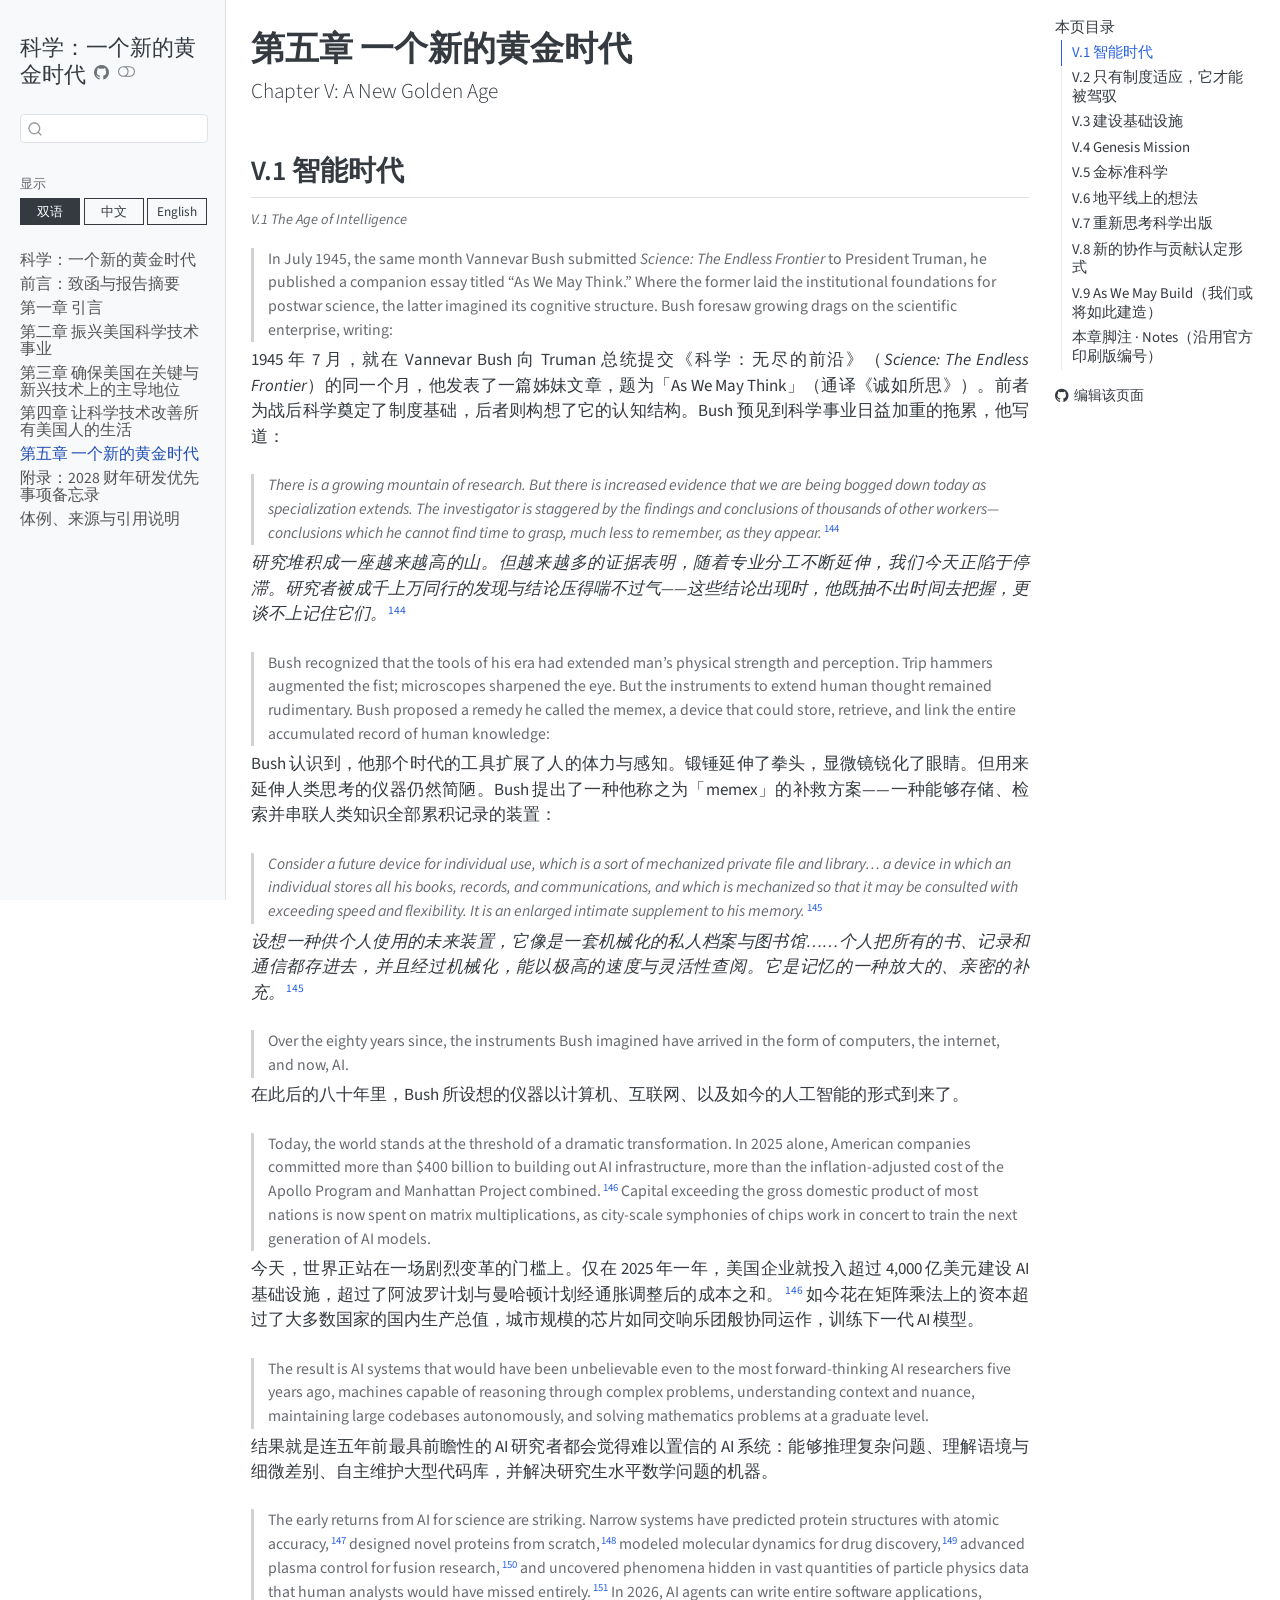
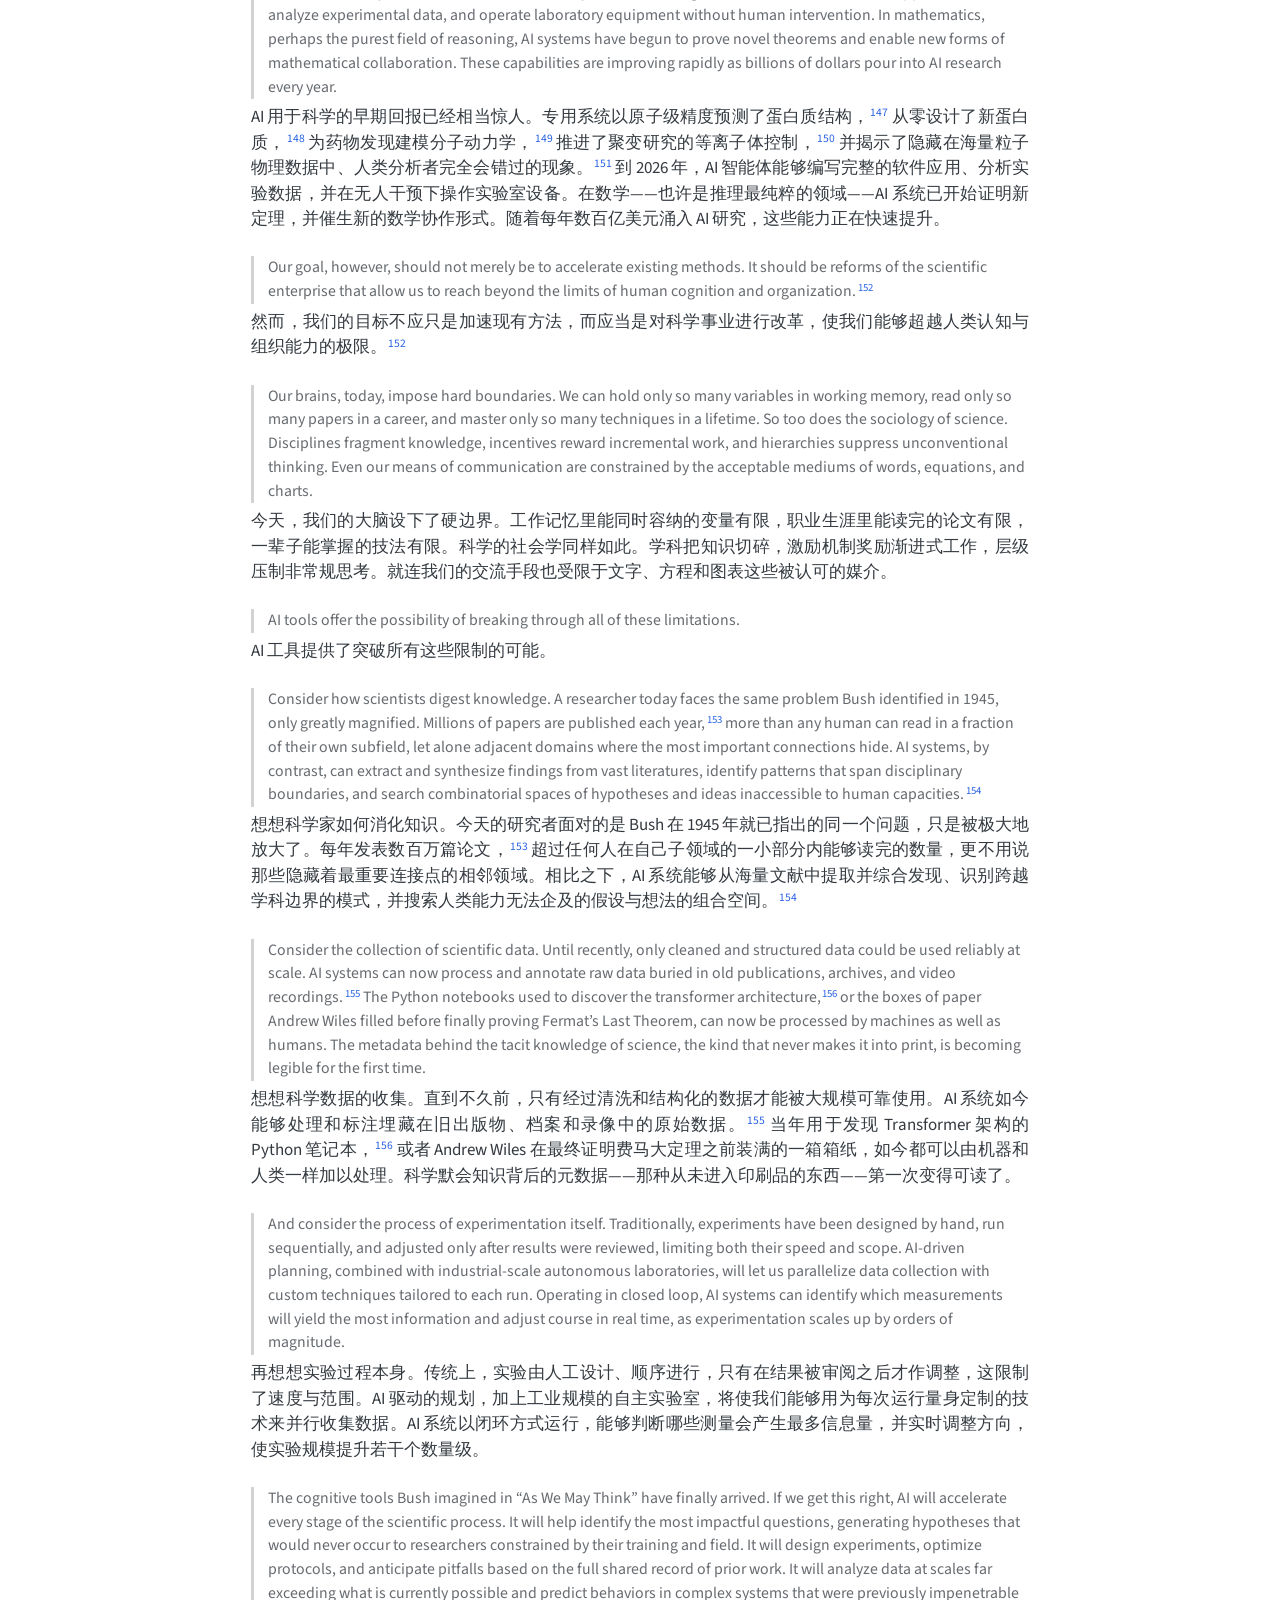
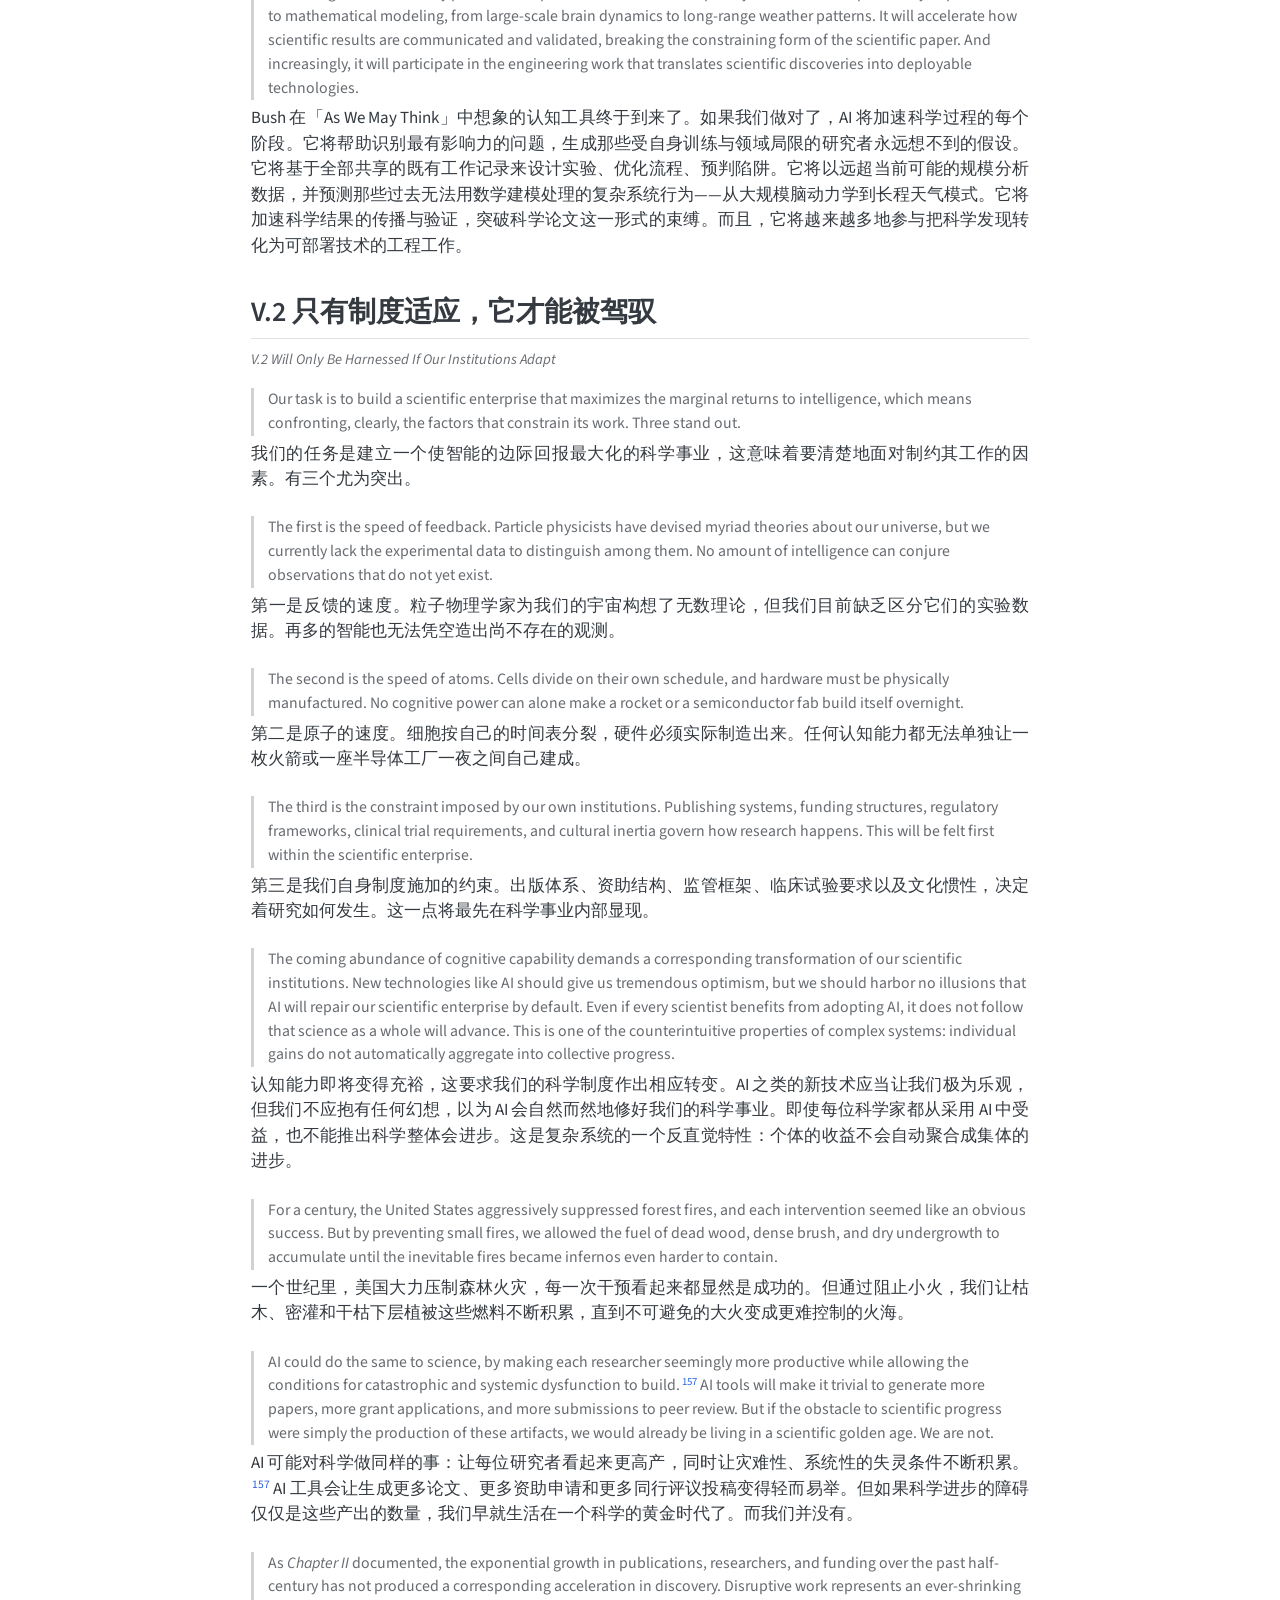
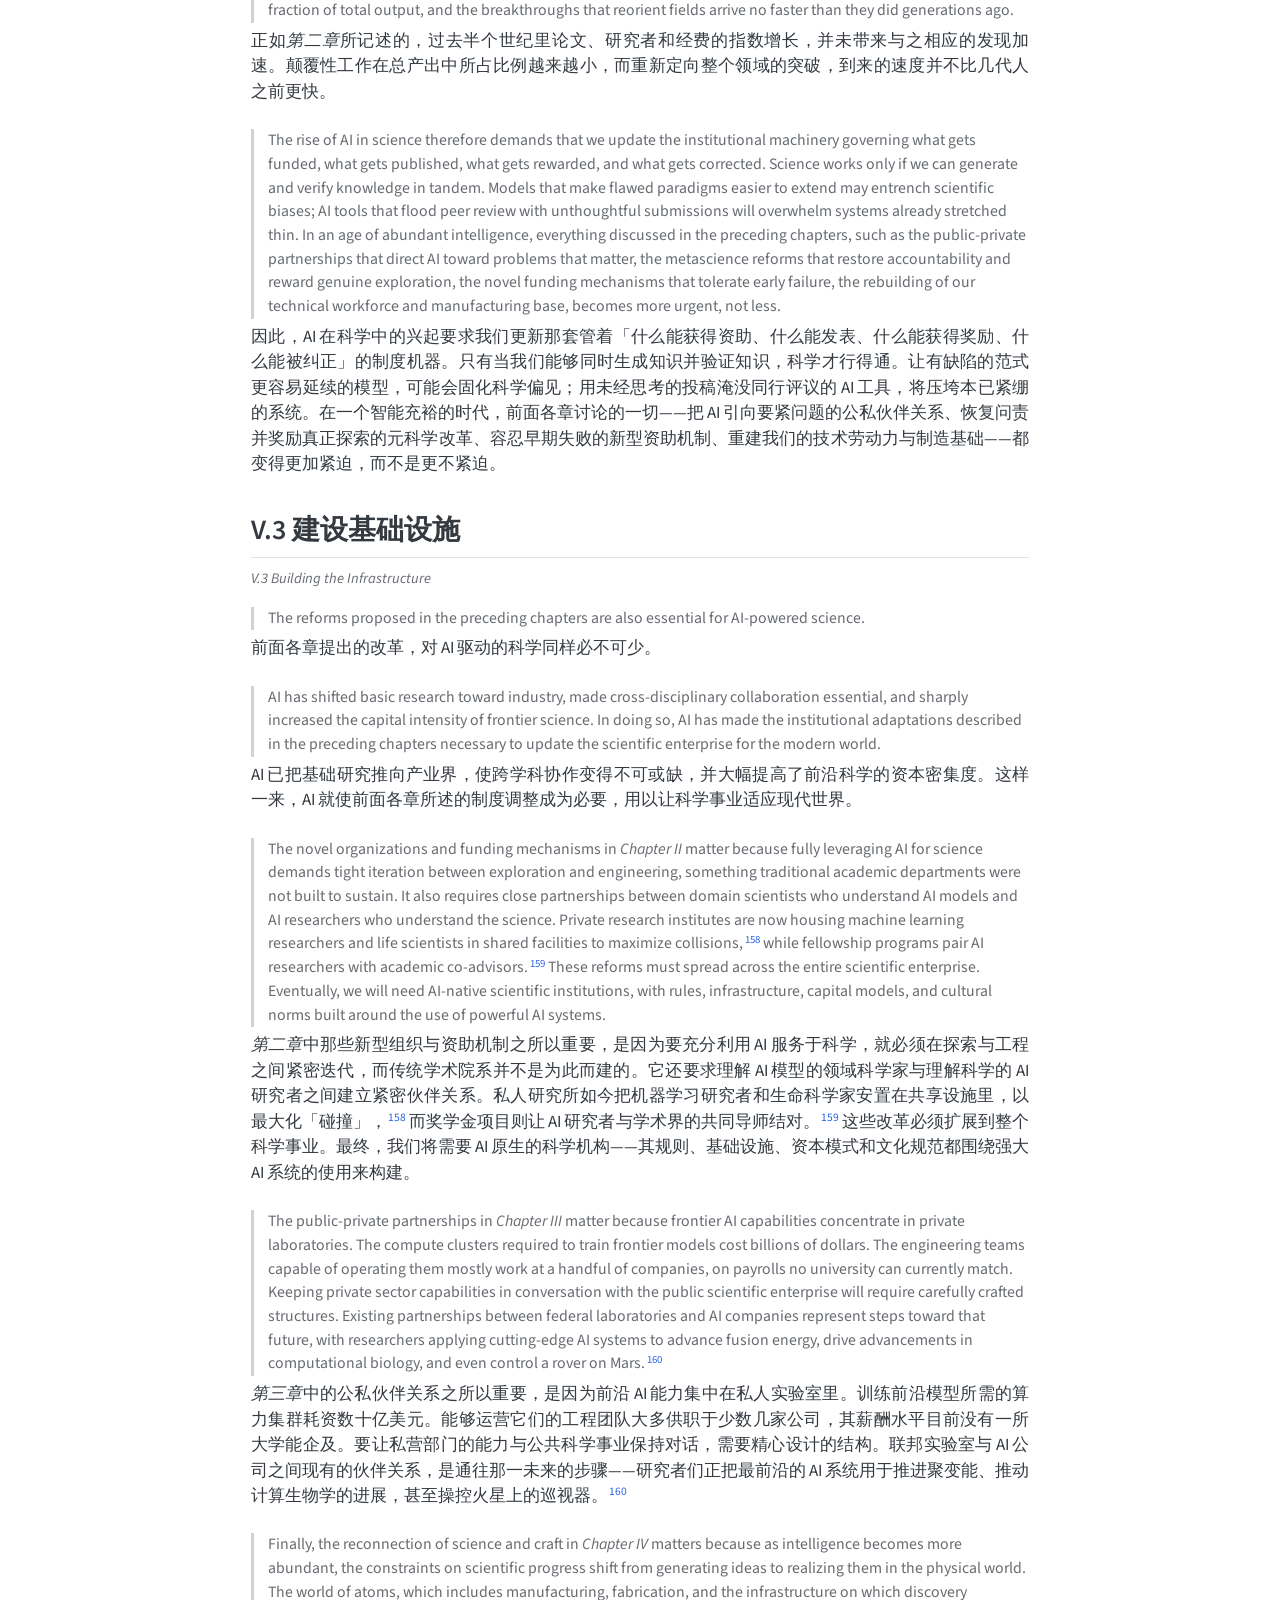
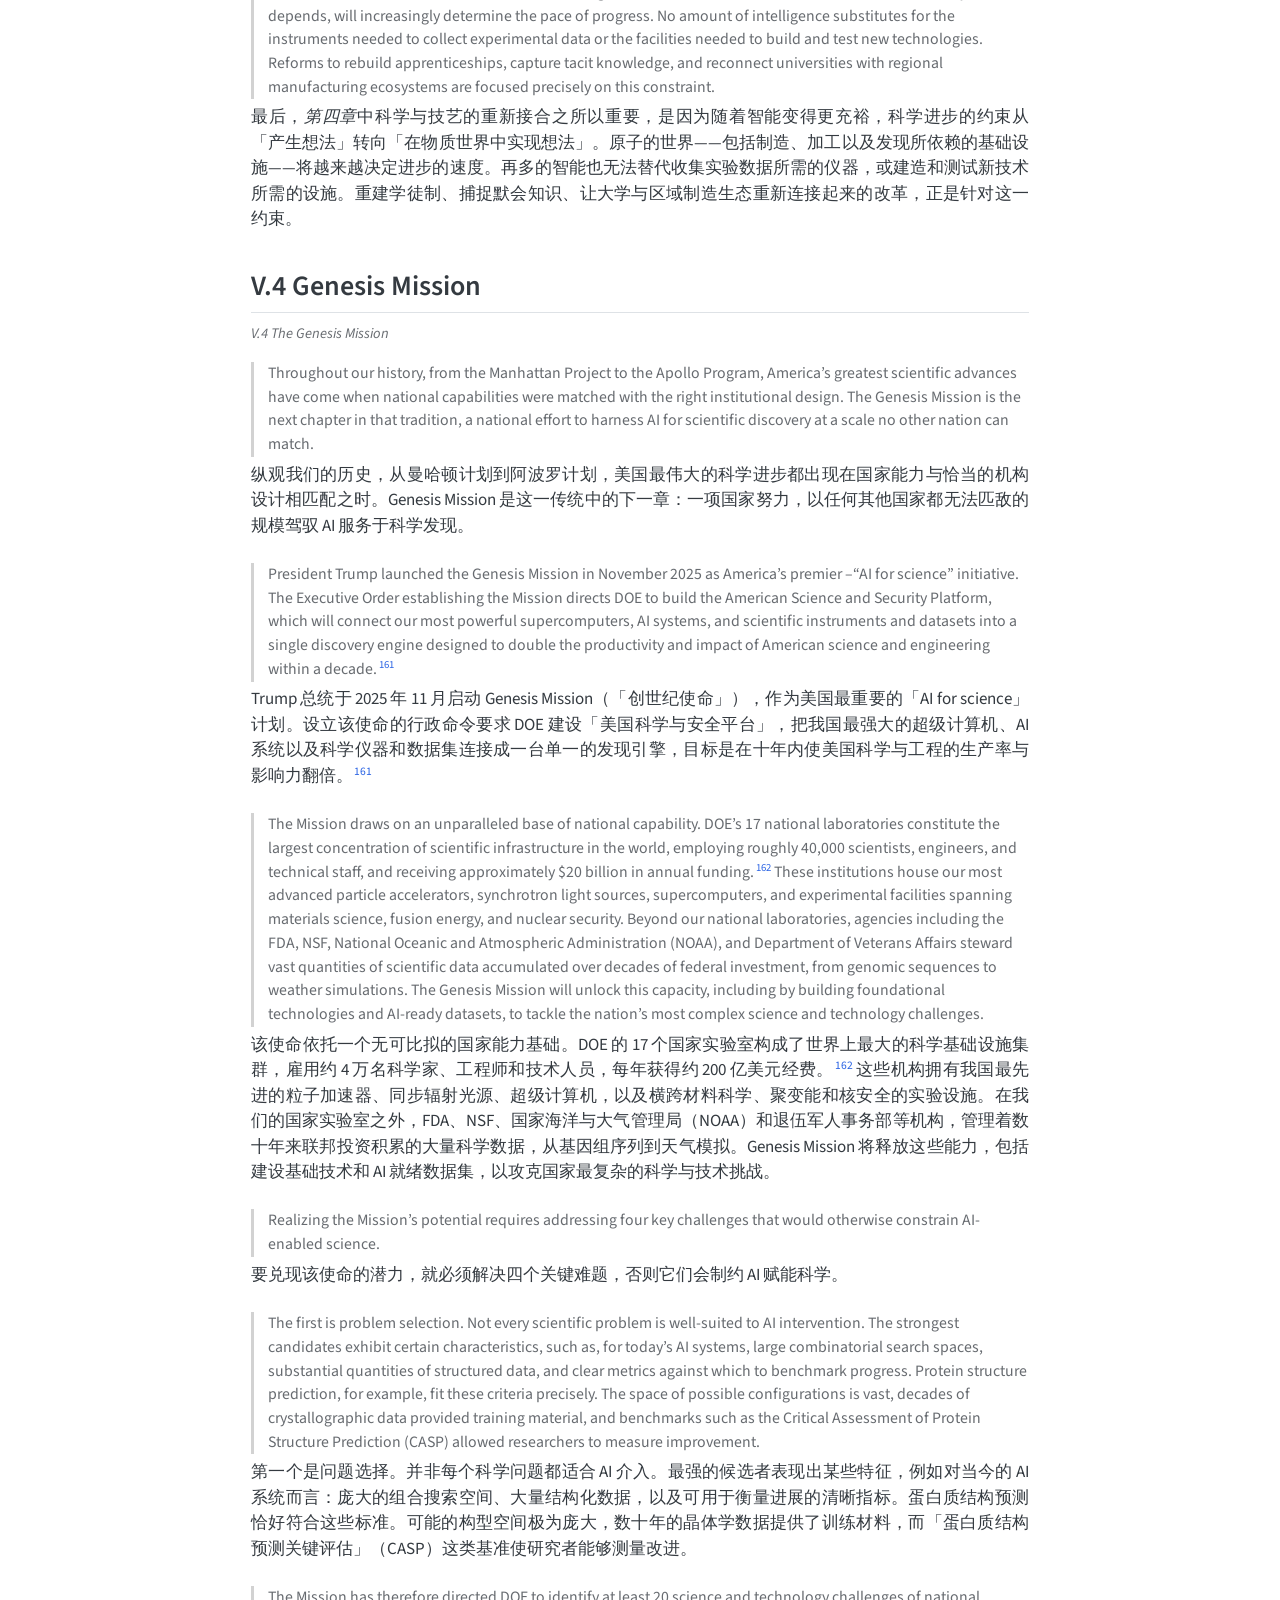
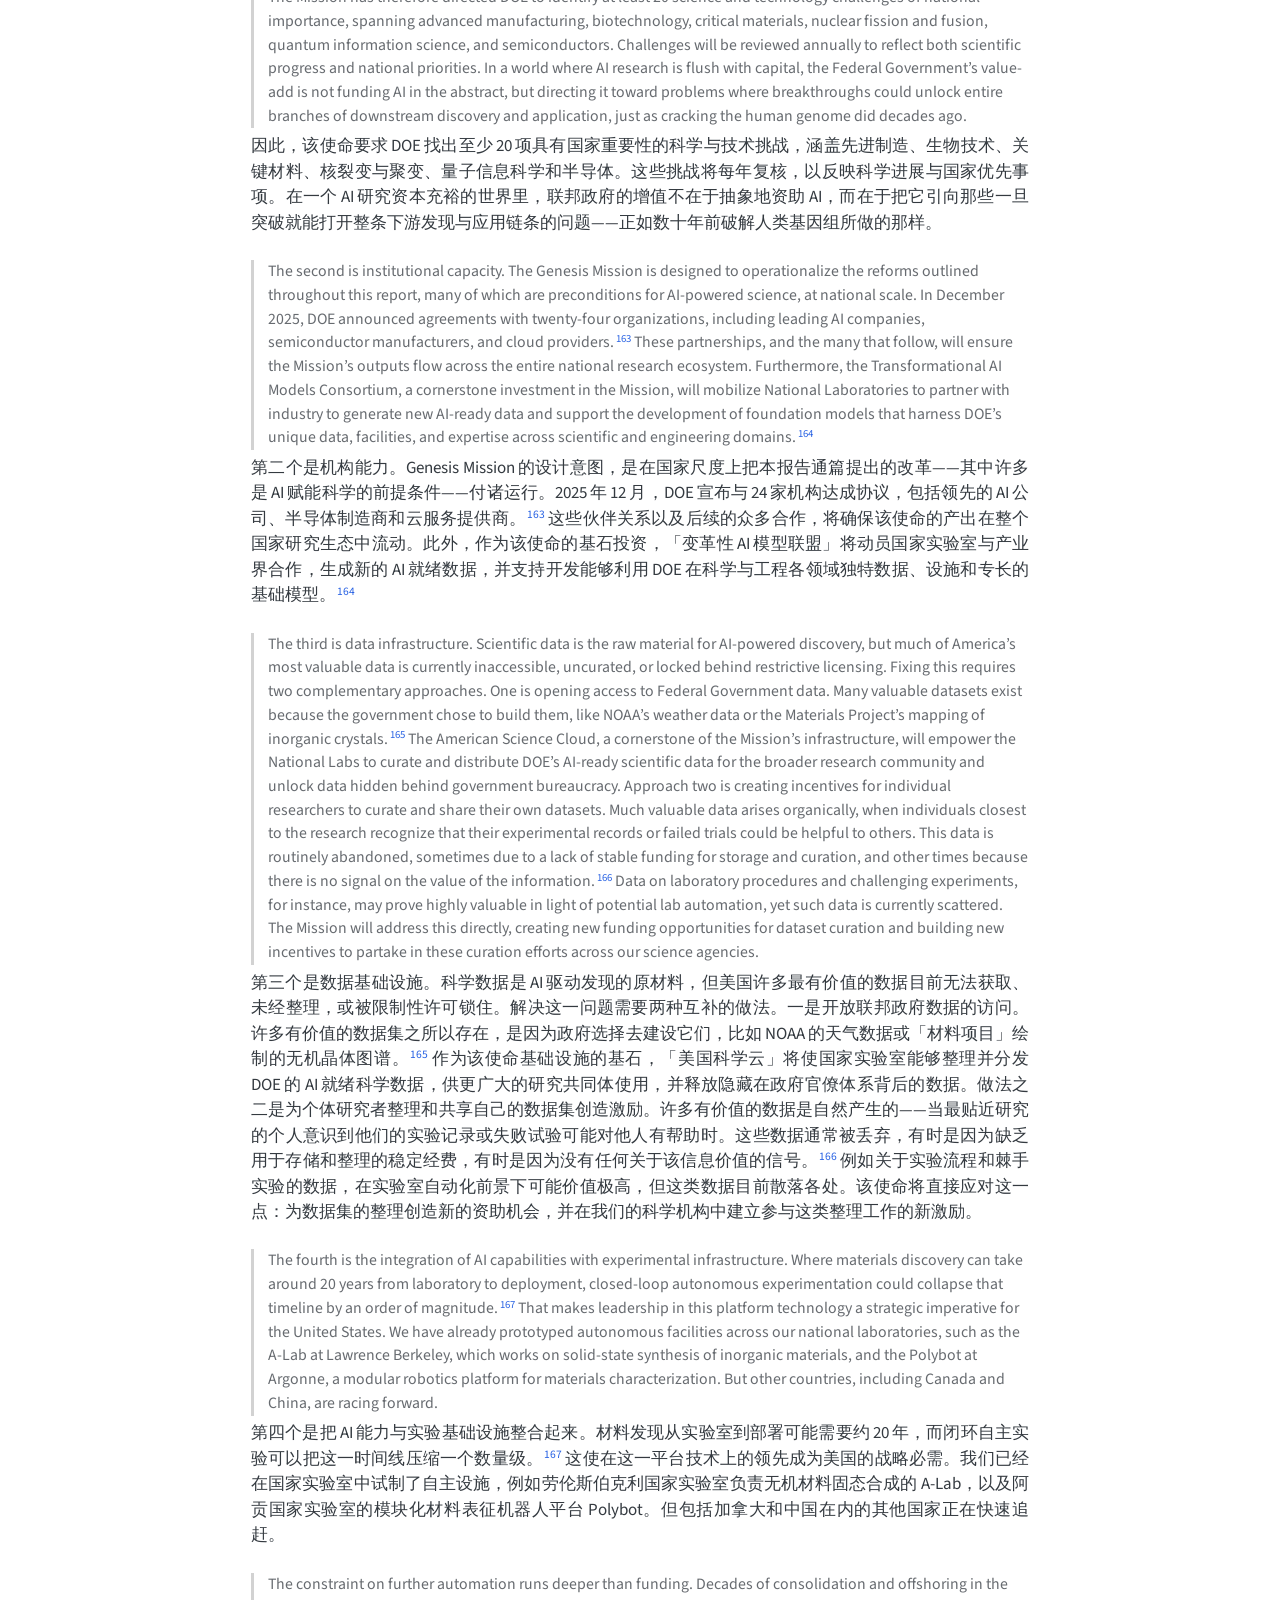
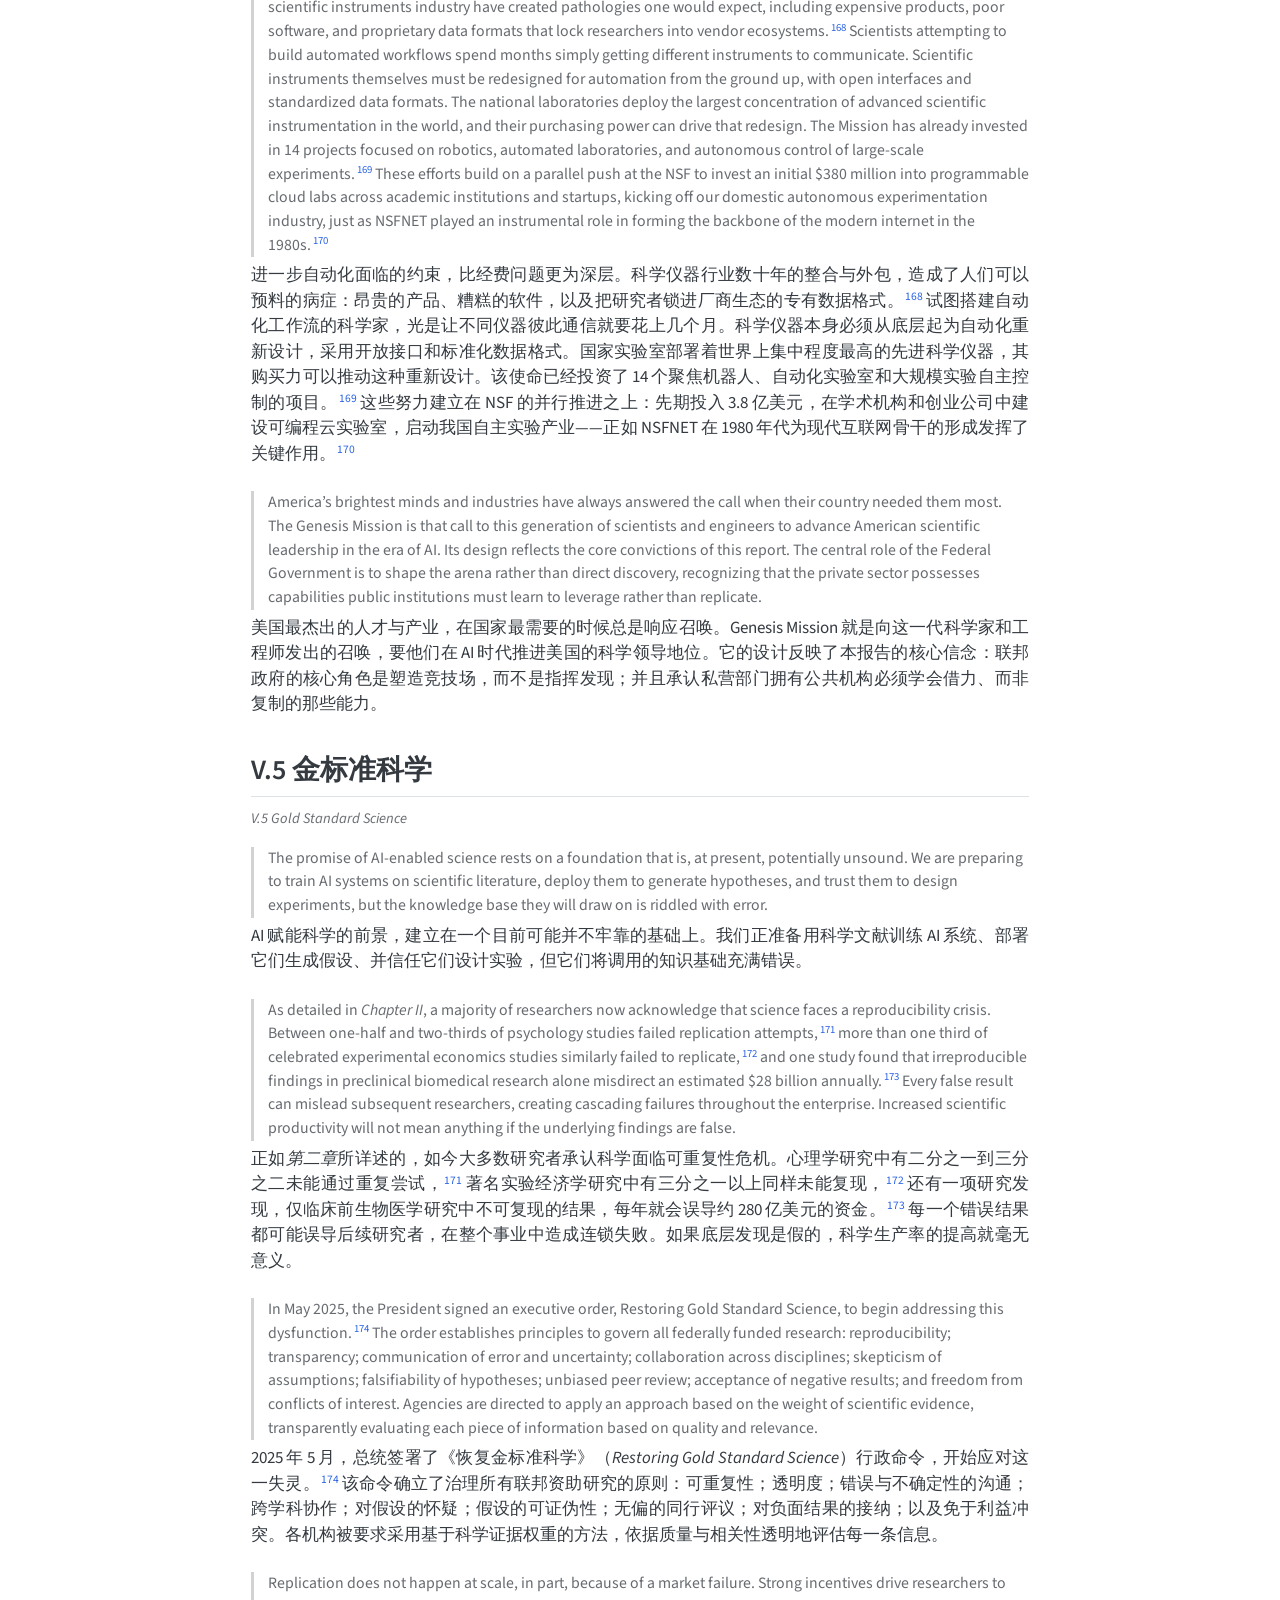
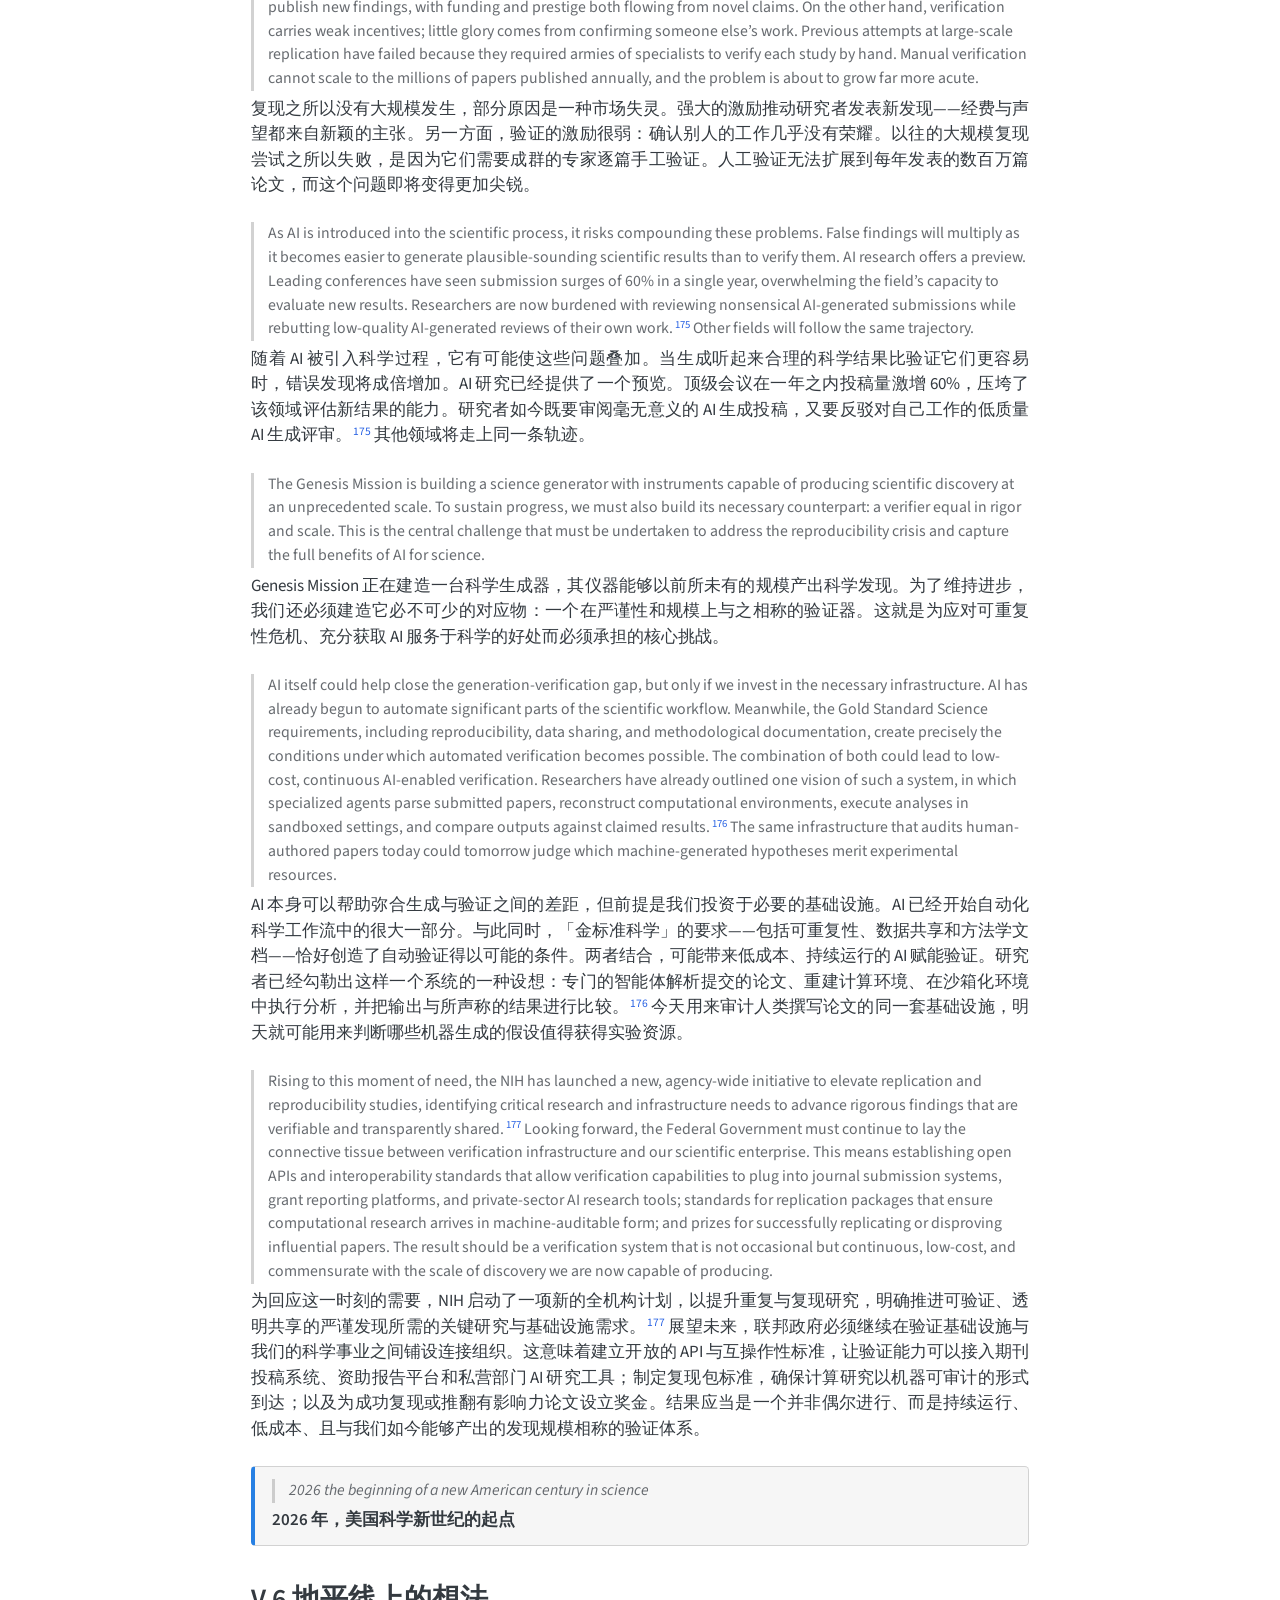
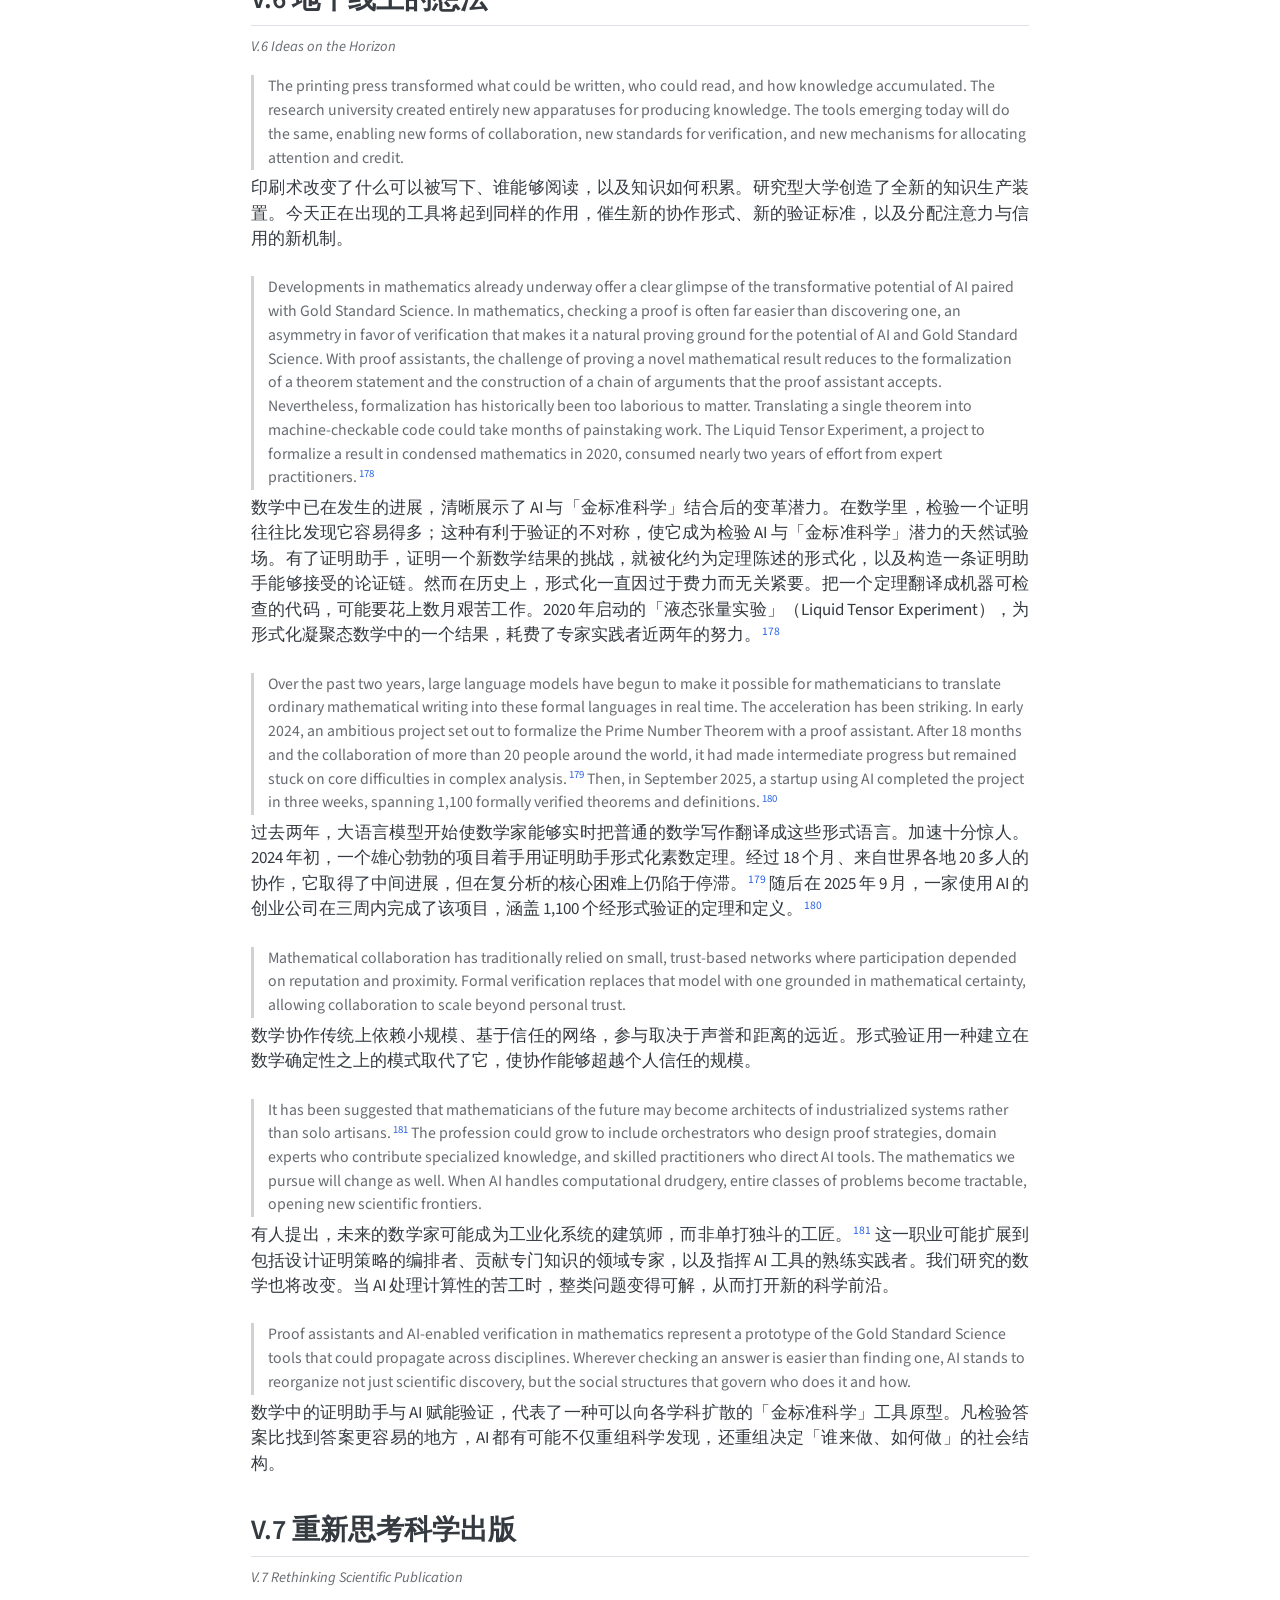
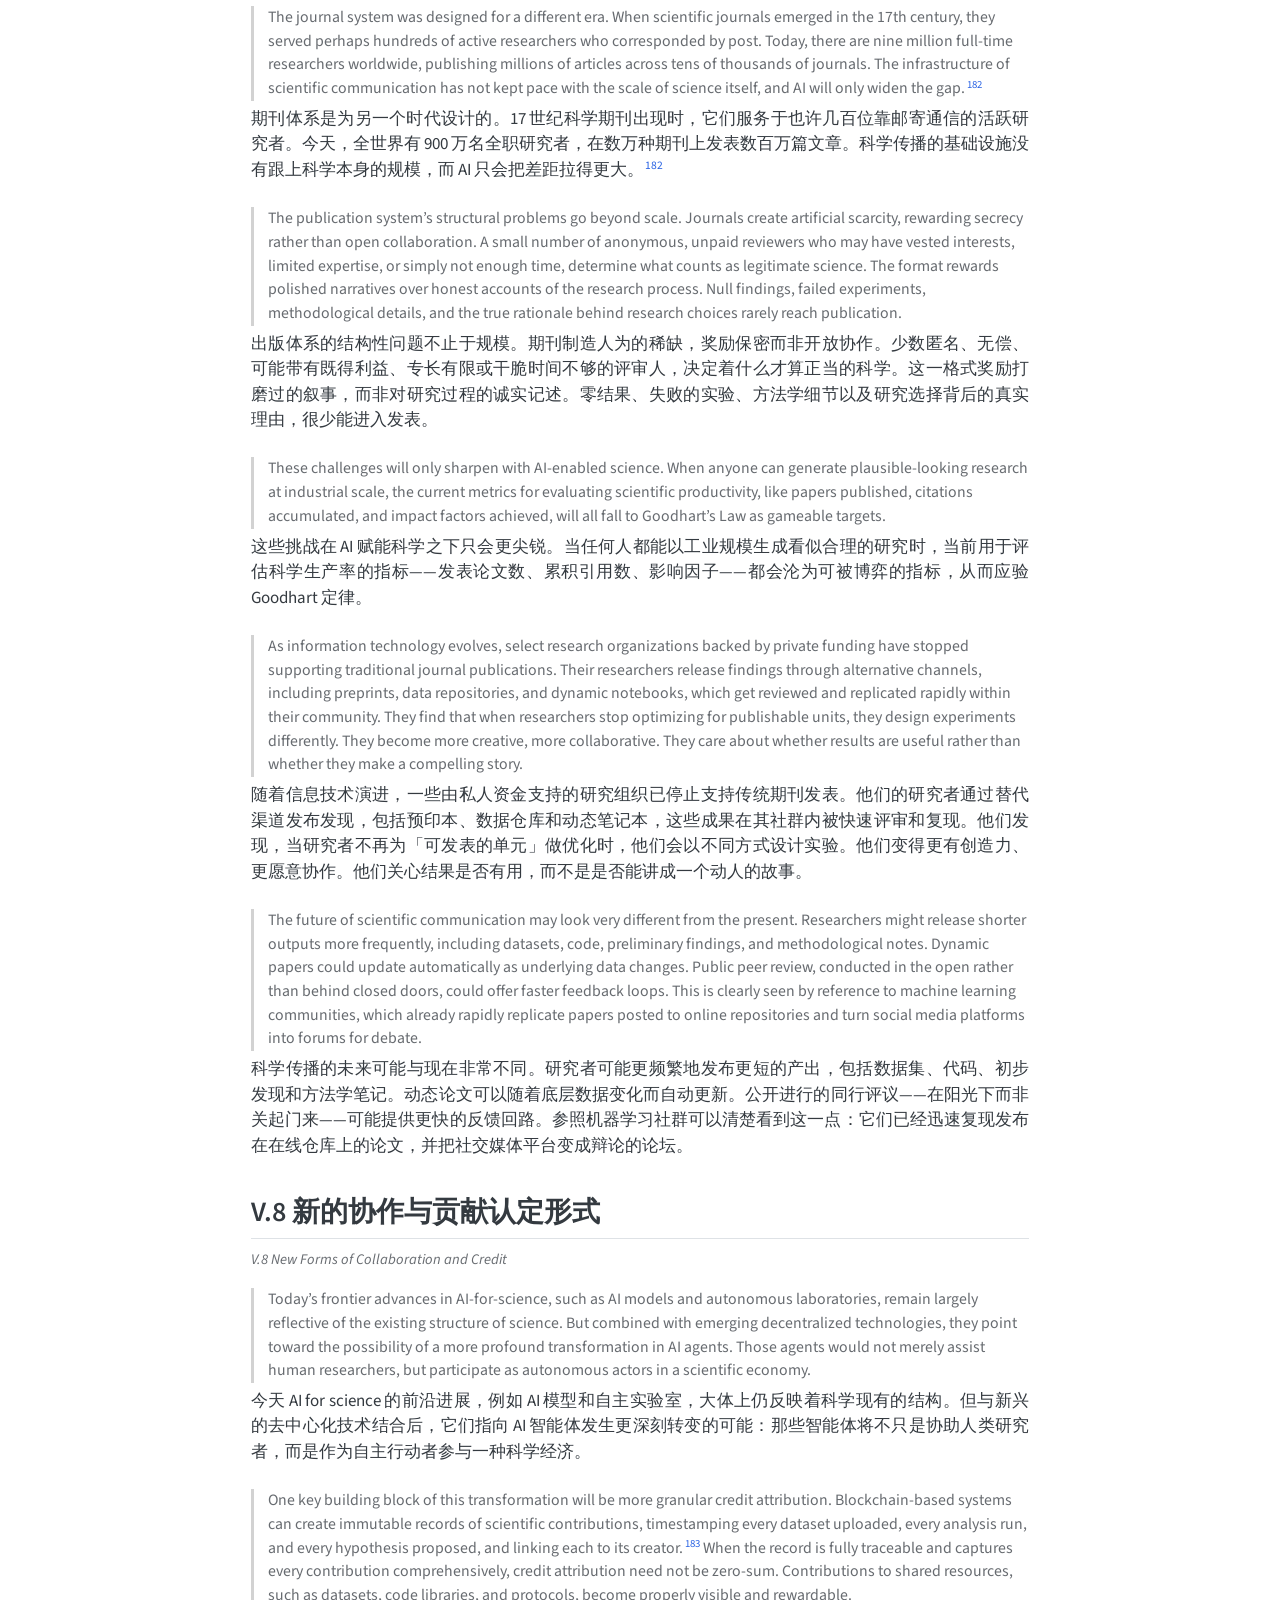
<file: docs/chapter-05.html>
<!DOCTYPE html>
<html xmlns="http://www.w3.org/1999/xhtml" lang="zh-Hans" xml:lang="zh-Hans"><head>

<meta charset="utf-8">
<meta name="generator" content="quarto-1.10.18">

<meta name="viewport" content="width=device-width, initial-scale=1.0, user-scalable=yes">


<title>第五章 一个新的黄金时代 – 科学：一个新的黄金时代</title>
<style>
/* Default styles provided by pandoc.
** See https://pandoc.org/MANUAL.html#variables-for-html for config info.
*/
span.smallcaps{font-variant: small-caps;}
div.columns{display: flex; gap: 1.5em;}
div.column{flex: auto;}
@media screen {
div.columns{gap: min(4vw, 1.5em);}
div.column{overflow-x: auto;}
}
div.hanging-indent{margin-left: 1.5em; text-indent: -1.5em;}
ul.task-list{list-style: none;}
ul.task-list li input[type="checkbox"] {
  width: 0.8em;
  margin: 0 0.8em 0.2em -1em; /* quarto-specific, see https://github.com/quarto-dev/quarto-cli/issues/4556 */ 
  vertical-align: middle;
}
</style>


<script src="site_libs/quarto-nav/quarto-nav.js"></script>
<script src="site_libs/quarto-nav/headroom.min.js"></script>
<script src="site_libs/clipboard/clipboard.min.js"></script>
<script src="site_libs/quarto-search/autocomplete.umd.js"></script>
<script src="site_libs/quarto-search/fuse.min.js"></script>
<script src="site_libs/quarto-search/quarto-search.js"></script>
<meta name="quarto:offset" content="./">
<link href="./annex-fy2028.html" rel="next">
<link href="./chapter-04.html" rel="prev">
<script src="site_libs/quarto-html/quarto.js" type="module"></script>
<script src="site_libs/quarto-html/tabsets/tabsets.js" type="module"></script>
<script src="site_libs/quarto-html/popper.min.js"></script>
<script src="site_libs/quarto-html/tippy.umd.min.js"></script>
<script src="site_libs/quarto-html/anchor.min.js"></script>
<link href="site_libs/quarto-html/tippy.css" rel="stylesheet">
<link href="site_libs/quarto-html/quarto-syntax-highlighting-64a204ab8560d761af7679ceaba22944.css" rel="stylesheet" class="quarto-color-scheme" id="quarto-text-highlighting-styles">
<link href="site_libs/quarto-html/quarto-syntax-highlighting-dark-b85bc7c33db8c58e0ec93c3465666fed.css" rel="stylesheet" class="quarto-color-scheme quarto-color-alternate" id="quarto-text-highlighting-styles">
<link href="site_libs/quarto-html/quarto-syntax-highlighting-64a204ab8560d761af7679ceaba22944.css" rel="stylesheet" class="quarto-color-scheme-extra" id="quarto-text-highlighting-styles">
<script src="site_libs/bootstrap/bootstrap.min.js"></script>
<link href="site_libs/bootstrap/bootstrap-icons.css" rel="stylesheet">
<link href="site_libs/bootstrap/bootstrap-fb2572afbb7ae85558aecddd796c2aa5.min.css" rel="stylesheet" append-hash="true" class="quarto-color-scheme" id="quarto-bootstrap" data-mode="light">
<link href="site_libs/bootstrap/bootstrap-dark-28465b6b87aa4d4b3ae6852c24e7e3ea.min.css" rel="stylesheet" append-hash="true" class="quarto-color-scheme quarto-color-alternate" id="quarto-bootstrap" data-mode="dark">
<link href="site_libs/bootstrap/bootstrap-fb2572afbb7ae85558aecddd796c2aa5.min.css" rel="stylesheet" append-hash="true" class="quarto-color-scheme-extra" id="quarto-bootstrap" data-mode="light">
<script id="quarto-search-options" type="application/json">{
  "location": "sidebar",
  "copy-button": false,
  "collapse-after": 3,
  "panel-placement": "start",
  "type": "textbox",
  "limit": 40,
  "keyboard-shortcut": [
    "f",
    "/",
    "s"
  ],
  "language": {
    "search-no-results-text": "没有结果",
    "search-matching-documents-text": "匹配的文档",
    "search-copy-link-title": "复制搜索链接",
    "search-hide-matches-text": "隐藏其它匹配结果",
    "search-more-match-text": "更多匹配结果",
    "search-more-matches-text": "更多匹配结果",
    "search-clear-button-title": "清除",
    "search-text-placeholder": "",
    "search-detached-cancel-button-title": "取消",
    "search-submit-button-title": "提交",
    "search-label": "搜索"
  }
}</script>
<style>html{ scroll-behavior: smooth; }</style>
<!-- 在首屏渲染前套用语言模式（URL 参数 ?lang=zh|en|both 优先，其次 localStorage），
     避免"中文"模式下先闪现英文。 -->
<script>
  (function () {
    var mode = null;
    try {
      var asked = (window.location.search.match(/[?&]lang=(both|zh|en)(?:&|$)/) || [])[1];
      if (asked) {
        mode = asked;
        window.localStorage.setItem("snga-lang-mode", asked);
      } else {
        var saved = window.localStorage.getItem("snga-lang-mode");
        if (saved === "zh" || saved === "en" || saved === "both") mode = saved;
      }
    } catch (e) {
      /* 隐私模式下 localStorage 不可用；默认双语 */
    }
    if (mode && mode !== "both") document.documentElement.setAttribute("data-lang-mode", mode);
  })();
</script>


<link rel="stylesheet" href="styles.css">
</head>

<body class="nav-sidebar docked quarto-light"><script id="quarto-html-before-body" type="application/javascript">
    const toggleBodyColorMode = (bsSheetEl) => {
      const mode = bsSheetEl.getAttribute("data-mode");
      const bodyEl = window.document.querySelector("body");
      if (mode === "dark") {
        bodyEl.classList.add("quarto-dark");
        bodyEl.classList.remove("quarto-light");
      } else {
        bodyEl.classList.add("quarto-light");
        bodyEl.classList.remove("quarto-dark");
      }
    }
    const toggleBodyColorPrimary = () => {
      const bsSheetEl = window.document.querySelector("link#quarto-bootstrap:not([rel=disabled-stylesheet])");
      if (bsSheetEl) {
        toggleBodyColorMode(bsSheetEl);
      }
    }
    const setColorSchemeToggle = (alternate) => {
      const toggles = window.document.querySelectorAll('.quarto-color-scheme-toggle');
      for (let i=0; i < toggles.length; i++) {
        const toggle = toggles[i];
        if (toggle) {
          if (alternate) {
            toggle.classList.add("alternate");
          } else {
            toggle.classList.remove("alternate");
          }
        }
      }
    };
    const toggleColorMode = (alternate) => {
      // Switch the stylesheets
      const primaryStylesheets = window.document.querySelectorAll('link.quarto-color-scheme:not(.quarto-color-alternate)');
      const alternateStylesheets = window.document.querySelectorAll('link.quarto-color-scheme.quarto-color-alternate');
      manageTransitions('#quarto-margin-sidebar .nav-link', false);
      if (alternate) {
        // note: dark is layered on light, we don't disable primary!
        enableStylesheet(alternateStylesheets);
        for (const sheetNode of alternateStylesheets) {
          if (sheetNode.id === "quarto-bootstrap") {
            toggleBodyColorMode(sheetNode);
          }
        }
      } else {
        disableStylesheet(alternateStylesheets);
        enableStylesheet(primaryStylesheets)
        toggleBodyColorPrimary();
      }
      manageTransitions('#quarto-margin-sidebar .nav-link', true);
      // Switch the toggles
      setColorSchemeToggle(alternate)
      // Hack to workaround the fact that safari doesn't
      // properly recolor the scrollbar when toggling (#1455)
      if (navigator.userAgent.indexOf('Safari') > 0 && navigator.userAgent.indexOf('Chrome') == -1) {
        manageTransitions("body", false);
        window.scrollTo(0, 1);
        setTimeout(() => {
          window.scrollTo(0, 0);
          manageTransitions("body", true);
        }, 40);
      }
    }
    const disableStylesheet = (stylesheets) => {
      for (let i=0; i < stylesheets.length; i++) {
        const stylesheet = stylesheets[i];
        stylesheet.rel = 'disabled-stylesheet';
      }
    }
    const enableStylesheet = (stylesheets) => {
      for (let i=0; i < stylesheets.length; i++) {
        const stylesheet = stylesheets[i];
        if(stylesheet.rel !== 'stylesheet') { // for Chrome, which will still FOUC without this check
          stylesheet.rel = 'stylesheet';
        }
      }
    }
    const manageTransitions = (selector, allowTransitions) => {
      const els = window.document.querySelectorAll(selector);
      for (let i=0; i < els.length; i++) {
        const el = els[i];
        if (allowTransitions) {
          el.classList.remove('notransition');
        } else {
          el.classList.add('notransition');
        }
      }
    }
    const isFileUrl = () => {
      return window.location.protocol === 'file:';
    }
    const hasAlternateSentinel = () => {
      let styleSentinel = getColorSchemeSentinel();
      if (styleSentinel !== null) {
        return styleSentinel === "alternate";
      } else {
        return false;
      }
    }
    const setStyleSentinel = (alternate) => {
      const value = alternate ? "alternate" : "default";
      if (!isFileUrl()) {
        window.localStorage.setItem("quarto-color-scheme", value);
      } else {
        localAlternateSentinel = value;
      }
    }
    const getColorSchemeSentinel = () => {
      if (!isFileUrl()) {
        const storageValue = window.localStorage.getItem("quarto-color-scheme");
        return storageValue != null ? storageValue : localAlternateSentinel;
      } else {
        return localAlternateSentinel;
      }
    }
    const toggleGiscusIfUsed = (isAlternate, darkModeDefault) => {
      const baseTheme = document.querySelector('#giscus-base-theme')?.value ?? 'light';
      const alternateTheme = document.querySelector('#giscus-alt-theme')?.value ?? 'dark';
      let newTheme = '';
      if(authorPrefersDark) {
        newTheme = isAlternate ? baseTheme : alternateTheme;
      } else {
        newTheme = isAlternate ? alternateTheme : baseTheme;
      }
      const changeGiscusTheme = () => {
        // From: https://github.com/giscus/giscus/issues/336
        const sendMessage = (message) => {
          const iframe = document.querySelector('iframe.giscus-frame');
          if (!iframe) return;
          iframe.contentWindow.postMessage({ giscus: message }, 'https://giscus.app');
        }
        sendMessage({
          setConfig: {
            theme: newTheme
          }
        });
      }
      const isGiscussLoaded = window.document.querySelector('iframe.giscus-frame') !== null;
      if (isGiscussLoaded) {
        changeGiscusTheme();
      }
    };
    const authorPrefersDark = false;
    const darkModeDefault = authorPrefersDark;
      document.querySelector('link#quarto-text-highlighting-styles.quarto-color-scheme-extra').rel = 'disabled-stylesheet';
      document.querySelector('link#quarto-bootstrap.quarto-color-scheme-extra').rel = 'disabled-stylesheet';
    let localAlternateSentinel = darkModeDefault ? 'alternate' : 'default';
    // Dark / light mode switch
    window.quartoToggleColorScheme = () => {
      // Read the current dark / light value
      let toAlternate = !hasAlternateSentinel();
      toggleColorMode(toAlternate);
      setStyleSentinel(toAlternate);
      toggleGiscusIfUsed(toAlternate, darkModeDefault);
      window.dispatchEvent(new Event('resize'));
    };
    // Switch to dark mode if need be
    if (hasAlternateSentinel()) {
      toggleColorMode(true);
    } else {
      toggleColorMode(false);
    }
  </script>

<div id="quarto-search-results"></div>
  <header id="quarto-header" class="headroom fixed-top">
  <nav class="quarto-secondary-nav">
    <div class="container-fluid d-flex">
      <button type="button" class="quarto-btn-toggle btn" data-bs-toggle="collapse" role="button" data-bs-target=".quarto-sidebar-collapse-item" aria-controls="quarto-sidebar" aria-expanded="false" aria-label="展开或折叠侧边栏导航" onclick="if (window.quartoToggleHeadroom) { window.quartoToggleHeadroom(); }">
        <i class="bi bi-layout-text-sidebar-reverse"></i>
      </button>
        <nav class="quarto-page-breadcrumbs" aria-label="breadcrumb"><ol class="breadcrumb"><li class="breadcrumb-item"><a href="./chapter-05.html"><span class="chapter-title">第五章 一个新的黄金时代</span></a></li></ol></nav>
        <a class="flex-grow-1" role="navigation" data-bs-toggle="collapse" data-bs-target=".quarto-sidebar-collapse-item" aria-controls="quarto-sidebar" aria-expanded="false" aria-label="展开或折叠侧边栏导航" onclick="if (window.quartoToggleHeadroom) { window.quartoToggleHeadroom(); }">      
        </a>
      <button type="button" class="btn quarto-search-button" aria-label="搜索" onclick="window.quartoOpenSearch();">
        <i class="bi bi-search"></i>
      </button>
    </div>
  </nav>
</header>
<!-- content -->
<div id="quarto-content" class="quarto-container page-columns page-rows-contents page-layout-article">
<!-- sidebar -->
  <nav id="quarto-sidebar" class="sidebar collapse collapse-horizontal quarto-sidebar-collapse-item sidebar-navigation docked overflow-auto">
    <div class="pt-lg-2 mt-2 text-left sidebar-header">
    <div class="sidebar-title mb-0 py-0">
      <a href="./">科学：一个新的黄金时代</a> 
        <div class="sidebar-tools-main">
    <a href="https://github.com/cxy0714/Science-A-New-Golden-Age/tree/main/web/" title="源代码" class="quarto-navigation-tool px-1" aria-label="源代码"><i class="bi bi-github"></i></a>
  <a href="" class="quarto-color-scheme-toggle quarto-navigation-tool  px-1" onclick="window.quartoToggleColorScheme(); return false;" title="切换深色模式"><i class="bi"></i></a>
</div>
    </div>
      </div>
        <div class="mt-2 flex-shrink-0 align-items-center">
        <div class="sidebar-search">
        <div id="quarto-search" class="" title="搜索"></div>
        </div>
        </div>
    <div class="sidebar-menu-container"> 
    <ul class="list-unstyled mt-1">
        <li class="sidebar-item">
  <div class="sidebar-item-container"> 
  <a href="./index.html" class="sidebar-item-text sidebar-link"><span class="chapter-title">科学：一个新的黄金时代</span></a>
  </div>
</li>
        <li class="sidebar-item">
  <div class="sidebar-item-container"> 
  <a href="./front.html" class="sidebar-item-text sidebar-link"><span class="chapter-title">前言：致函与报告摘要</span></a>
  </div>
</li>
        <li class="sidebar-item">
  <div class="sidebar-item-container"> 
  <a href="./chapter-01.html" class="sidebar-item-text sidebar-link"><span class="chapter-title">第一章 引言</span></a>
  </div>
</li>
        <li class="sidebar-item">
  <div class="sidebar-item-container"> 
  <a href="./chapter-02.html" class="sidebar-item-text sidebar-link"><span class="chapter-title">第二章 振兴美国科学技术事业</span></a>
  </div>
</li>
        <li class="sidebar-item">
  <div class="sidebar-item-container"> 
  <a href="./chapter-03.html" class="sidebar-item-text sidebar-link"><span class="chapter-title">第三章 确保美国在关键与新兴技术上的主导地位</span></a>
  </div>
</li>
        <li class="sidebar-item">
  <div class="sidebar-item-container"> 
  <a href="./chapter-04.html" class="sidebar-item-text sidebar-link"><span class="chapter-title">第四章 让科学技术改善所有美国人的生活</span></a>
  </div>
</li>
        <li class="sidebar-item">
  <div class="sidebar-item-container"> 
  <a href="./chapter-05.html" class="sidebar-item-text sidebar-link active"><span class="chapter-title">第五章 一个新的黄金时代</span></a>
  </div>
</li>
        <li class="sidebar-item">
  <div class="sidebar-item-container"> 
  <a href="./annex-fy2028.html" class="sidebar-item-text sidebar-link"><span class="chapter-title">附录：2028 财年研发优先事项备忘录</span></a>
  </div>
</li>
        <li class="sidebar-item">
  <div class="sidebar-item-container"> 
  <a href="./99-colophon.html" class="sidebar-item-text sidebar-link"><span class="chapter-title">体例、来源与引用说明</span></a>
  </div>
</li>
    </ul>
    </div>
</nav>
<div id="quarto-sidebar-glass" class="quarto-sidebar-collapse-item" data-bs-toggle="collapse" data-bs-target=".quarto-sidebar-collapse-item"></div>
<!-- margin-sidebar -->
    <div id="quarto-margin-sidebar" class="sidebar margin-sidebar">
        <nav id="TOC" role="doc-toc" class="toc-active">
    <h2 id="toc-title">本页目录</h2>
   
  <ul class="collapse">
  <li><a href="#v.1-智能时代" id="toc-v.1-智能时代" class="nav-link active" data-scroll-target="#v.1-智能时代">V.1 智能时代</a></li>
  <li><a href="#v.2-只有制度适应它才能被驾驭" id="toc-v.2-只有制度适应它才能被驾驭" class="nav-link" data-scroll-target="#v.2-只有制度适应它才能被驾驭">V.2 只有制度适应，它才能被驾驭</a></li>
  <li><a href="#v.3-建设基础设施" id="toc-v.3-建设基础设施" class="nav-link" data-scroll-target="#v.3-建设基础设施">V.3 建设基础设施</a></li>
  <li><a href="#v.4-genesis-mission" id="toc-v.4-genesis-mission" class="nav-link" data-scroll-target="#v.4-genesis-mission">V.4 Genesis Mission</a></li>
  <li><a href="#v.5-金标准科学" id="toc-v.5-金标准科学" class="nav-link" data-scroll-target="#v.5-金标准科学">V.5 金标准科学</a></li>
  <li><a href="#v.6-地平线上的想法" id="toc-v.6-地平线上的想法" class="nav-link" data-scroll-target="#v.6-地平线上的想法">V.6 地平线上的想法</a></li>
  <li><a href="#v.7-重新思考科学出版" id="toc-v.7-重新思考科学出版" class="nav-link" data-scroll-target="#v.7-重新思考科学出版">V.7 重新思考科学出版</a></li>
  <li><a href="#v.8-新的协作与贡献认定形式" id="toc-v.8-新的协作与贡献认定形式" class="nav-link" data-scroll-target="#v.8-新的协作与贡献认定形式">V.8 新的协作与贡献认定形式</a></li>
  <li><a href="#v.9-as-we-may-build我们或将如此建造" id="toc-v.9-as-we-may-build我们或将如此建造" class="nav-link" data-scroll-target="#v.9-as-we-may-build我们或将如此建造">V.9 As We May Build（我们或将如此建造）</a></li>
  <li><a href="#本章脚注-notes沿用官方印刷版编号" id="toc-本章脚注-notes沿用官方印刷版编号" class="nav-link" data-scroll-target="#本章脚注-notes沿用官方印刷版编号">本章脚注 · Notes（沿用官方印刷版编号）</a></li>
  </ul>
<div class="toc-actions"><ul class="collapse"><li><a href="https://github.com/cxy0714/Science-A-New-Golden-Age/edit/main/web/chapter-05.qmd" class="toc-action"><i class="bi bi-github"></i>编辑该页面</a></li></ul></div></nav>
    </div>
<!-- main -->
<main class="content" id="quarto-document-content">


<header id="title-block-header" class="quarto-title-block default">
<div class="quarto-title">
<h1 class="title"><span class="chapter-title">第五章 一个新的黄金时代</span></h1>
<p class="subtitle lead">Chapter V: A New Golden Age</p>
</div>



<div class="quarto-title-meta">

    
  
    
  </div>
  


</header>


<section id="v.1-智能时代" class="level2">
<h2 class="anchored" data-anchor-id="v.1-智能时代">V.1 智能时代</h2>
<div class="en h-en"><p>V.1 The Age of Intelligence</p></div>
<div class="pair">
<div class="en" id="p-chapter-05-2-en"><p>In July 1945, the same month Vannevar Bush submitted <em>Science: The Endless Frontier</em> to President Truman, he published a companion essay titled “As We May Think.” Where the former laid the institutional foundations for postwar science, the latter imagined its cognitive structure. Bush foresaw growing drags on the scientific enterprise, writing:</p></div>
<div class="zh" id="p-chapter-05-2-zh"><p>1945 年 7 月，就在 Vannevar Bush 向 Truman 总统提交《科学：无尽的前沿》（<em>Science: The Endless Frontier</em>）的同一个月，他发表了一篇姊妹文章，题为「As We May Think」（通译《诚如所思》）。前者为战后科学奠定了制度基础，后者则构想了它的认知结构。Bush 预见到科学事业日益加重的拖累，他写道：</p></div>
</div>
<div class="pair">
<div class="en" id="p-chapter-05-3-en"><p><em>There is a growing mountain of research. But there is increased evidence that we are being bogged down today as specialization extends. The investigator is staggered by the findings and conclusions of thousands of other workers—conclusions which he cannot find time to grasp, much less to remember, as they appear.</em><a class="noteref" id="fnref-chapter-05-144-en" href="#fn-chapter-05-144" role="doc-noteref" title="脚注 144"><sup>144</sup></a></p></div>
<div class="zh" id="p-chapter-05-3-zh"><p><em>研究堆积成一座越来越高的山。但越来越多的证据表明，随着专业分工不断延伸，我们今天正陷于停滞。研究者被成千上万同行的发现与结论压得喘不过气——这些结论出现时，他既抽不出时间去把握，更谈不上记住它们。</em><a class="noteref" id="fnref-chapter-05-144-zh" href="#fn-chapter-05-144" role="doc-noteref" title="脚注 144"><sup>144</sup></a></p></div>
</div>
<div class="pair">
<div class="en" id="p-chapter-05-4-en"><p>Bush recognized that the tools of his era had extended man’s physical strength and perception. Trip hammers augmented the fist; microscopes sharpened the eye. But the instruments to extend human thought remained rudimentary. Bush proposed a remedy he called the memex, a device that could store, retrieve, and link the entire accumulated record of human knowledge:</p></div>
<div class="zh" id="p-chapter-05-4-zh"><p>Bush 认识到，他那个时代的工具扩展了人的体力与感知。锻锤延伸了拳头，显微镜锐化了眼睛。但用来延伸人类思考的仪器仍然简陋。Bush 提出了一种他称之为「memex」的补救方案——一种能够存储、检索并串联人类知识全部累积记录的装置：</p></div>
</div>
<div class="pair">
<div class="en" id="p-chapter-05-5-en"><p><em>Consider a future device for individual use, which is a sort of mechanized private file and library… a device in which an individual stores all his books, records, and communications, and which is mechanized so that it may be consulted with exceeding speed and flexibility. It is an enlarged intimate supplement to his memory.</em><a class="noteref" id="fnref-chapter-05-145-en" href="#fn-chapter-05-145" role="doc-noteref" title="脚注 145"><sup>145</sup></a></p></div>
<div class="zh" id="p-chapter-05-5-zh"><p><em>设想一种供个人使用的未来装置，它像是一套机械化的私人档案与图书馆……个人把所有的书、记录和通信都存进去，并且经过机械化，能以极高的速度与灵活性查阅。它是记忆的一种放大的、亲密的补充。</em><a class="noteref" id="fnref-chapter-05-145-zh" href="#fn-chapter-05-145" role="doc-noteref" title="脚注 145"><sup>145</sup></a></p></div>
</div>
<div class="pair">
<div class="en" id="p-chapter-05-6-en"><p>Over the eighty years since, the instruments Bush imagined have arrived in the form of computers, the internet, and now, AI.</p></div>
<div class="zh" id="p-chapter-05-6-zh"><p>在此后的八十年里，Bush 所设想的仪器以计算机、互联网、以及如今的人工智能的形式到来了。</p></div>
</div>
<div class="pair">
<div class="en" id="p-chapter-05-7-en"><p>Today, the world stands at the threshold of a dramatic transformation. In 2025 alone, American companies committed more than $400 billion to building out AI infrastructure, more than the inflation-adjusted cost of the Apollo Program and Manhattan Project combined.<a class="noteref" id="fnref-chapter-05-146-en" href="#fn-chapter-05-146" role="doc-noteref" title="脚注 146"><sup>146</sup></a> Capital exceeding the gross domestic product of most nations is now spent on matrix multiplications, as city-scale symphonies of chips work in concert to train the next generation of AI models.</p></div>
<div class="zh" id="p-chapter-05-7-zh"><p>今天，世界正站在一场剧烈变革的门槛上。仅在 2025 年一年，美国企业就投入超过 4,000 亿美元建设 AI 基础设施，超过了阿波罗计划与曼哈顿计划经通胀调整后的成本之和。<a class="noteref" id="fnref-chapter-05-146-zh" href="#fn-chapter-05-146" role="doc-noteref" title="脚注 146"><sup>146</sup></a> 如今花在矩阵乘法上的资本超过了大多数国家的国内生产总值，城市规模的芯片如同交响乐团般协同运作，训练下一代 AI 模型。</p></div>
</div>
<div class="pair">
<div class="en" id="p-chapter-05-8-en"><p>The result is AI systems that would have been unbelievable even to the most forward-thinking AI researchers five years ago, machines capable of reasoning through complex problems, understanding context and nuance, maintaining large codebases autonomously, and solving mathematics problems at a graduate level.</p></div>
<div class="zh" id="p-chapter-05-8-zh"><p>结果就是连五年前最具前瞻性的 AI 研究者都会觉得难以置信的 AI 系统：能够推理复杂问题、理解语境与细微差别、自主维护大型代码库，并解决研究生水平数学问题的机器。</p></div>
</div>
<div class="pair">
<div class="en" id="p-chapter-05-9-en"><p>The early returns from AI for science are striking. Narrow systems have predicted protein structures with atomic accuracy,<a class="noteref" id="fnref-chapter-05-147-en" href="#fn-chapter-05-147" role="doc-noteref" title="脚注 147"><sup>147</sup></a> designed novel proteins from scratch,<a class="noteref" id="fnref-chapter-05-148-en" href="#fn-chapter-05-148" role="doc-noteref" title="脚注 148"><sup>148</sup></a> modeled molecular dynamics for drug discovery,<a class="noteref" id="fnref-chapter-05-149-en" href="#fn-chapter-05-149" role="doc-noteref" title="脚注 149"><sup>149</sup></a> advanced plasma control for fusion research,<a class="noteref" id="fnref-chapter-05-150-en" href="#fn-chapter-05-150" role="doc-noteref" title="脚注 150"><sup>150</sup></a> and uncovered phenomena hidden in vast quantities of particle physics data that human analysts would have missed entirely.<a class="noteref" id="fnref-chapter-05-151-en" href="#fn-chapter-05-151" role="doc-noteref" title="脚注 151"><sup>151</sup></a> In 2026, AI agents can write entire software applications, analyze experimental data, and operate laboratory equipment without human intervention. In mathematics, perhaps the purest field of reasoning, AI systems have begun to prove novel theorems and enable new forms of mathematical collaboration. These capabilities are improving rapidly as billions of dollars pour into AI research every year.</p></div>
<div class="zh" id="p-chapter-05-9-zh"><p>AI 用于科学的早期回报已经相当惊人。专用系统以原子级精度预测了蛋白质结构，<a class="noteref" id="fnref-chapter-05-147-zh" href="#fn-chapter-05-147" role="doc-noteref" title="脚注 147"><sup>147</sup></a> 从零设计了新蛋白质，<a class="noteref" id="fnref-chapter-05-148-zh" href="#fn-chapter-05-148" role="doc-noteref" title="脚注 148"><sup>148</sup></a> 为药物发现建模分子动力学，<a class="noteref" id="fnref-chapter-05-149-zh" href="#fn-chapter-05-149" role="doc-noteref" title="脚注 149"><sup>149</sup></a> 推进了聚变研究的等离子体控制，<a class="noteref" id="fnref-chapter-05-150-zh" href="#fn-chapter-05-150" role="doc-noteref" title="脚注 150"><sup>150</sup></a> 并揭示了隐藏在海量粒子物理数据中、人类分析者完全会错过的现象。<a class="noteref" id="fnref-chapter-05-151-zh" href="#fn-chapter-05-151" role="doc-noteref" title="脚注 151"><sup>151</sup></a> 到 2026 年，AI 智能体能够编写完整的软件应用、分析实验数据，并在无人干预下操作实验室设备。在数学——也许是推理最纯粹的领域——AI 系统已开始证明新定理，并催生新的数学协作形式。随着每年数百亿美元涌入 AI 研究，这些能力正在快速提升。</p></div>
</div>
<div class="pair">
<div class="en" id="p-chapter-05-10-en"><p>Our goal, however, should not merely be to accelerate existing methods. It should be reforms of the scientific enterprise that allow us to reach beyond the limits of human cognition and organization.<a class="noteref" id="fnref-chapter-05-152-en" href="#fn-chapter-05-152" role="doc-noteref" title="脚注 152"><sup>152</sup></a></p></div>
<div class="zh" id="p-chapter-05-10-zh"><p>然而，我们的目标不应只是加速现有方法，而应当是对科学事业进行改革，使我们能够超越人类认知与组织能力的极限。<a class="noteref" id="fnref-chapter-05-152-zh" href="#fn-chapter-05-152" role="doc-noteref" title="脚注 152"><sup>152</sup></a></p></div>
</div>
<div class="pair">
<div class="en" id="p-chapter-05-11-en"><p>Our brains, today, impose hard boundaries. We can hold only so many variables in working memory, read only so many papers in a career, and master only so many techniques in a lifetime. So too does the sociology of science. Disciplines fragment knowledge, incentives reward incremental work, and hierarchies suppress unconventional thinking. Even our means of communication are constrained by the acceptable mediums of words, equations, and charts.</p></div>
<div class="zh" id="p-chapter-05-11-zh"><p>今天，我们的大脑设下了硬边界。工作记忆里能同时容纳的变量有限，职业生涯里能读完的论文有限，一辈子能掌握的技法有限。科学的社会学同样如此。学科把知识切碎，激励机制奖励渐进式工作，层级压制非常规思考。就连我们的交流手段也受限于文字、方程和图表这些被认可的媒介。</p></div>
</div>
<div class="pair">
<div class="en" id="p-chapter-05-12-en"><p>AI tools offer the possibility of breaking through all of these limitations.</p></div>
<div class="zh" id="p-chapter-05-12-zh"><p>AI 工具提供了突破所有这些限制的可能。</p></div>
</div>
<div class="pair">
<div class="en" id="p-chapter-05-13-en"><p>Consider how scientists digest knowledge. A researcher today faces the same problem Bush identified in 1945, only greatly magnified. Millions of papers are published each year,<a class="noteref" id="fnref-chapter-05-153-en" href="#fn-chapter-05-153" role="doc-noteref" title="脚注 153"><sup>153</sup></a> more than any human can read in a fraction of their own subfield, let alone adjacent domains where the most important connections hide. AI systems, by contrast, can extract and synthesize findings from vast literatures, identify patterns that span disciplinary boundaries, and search combinatorial spaces of hypotheses and ideas inaccessible to human capacities.<a class="noteref" id="fnref-chapter-05-154-en" href="#fn-chapter-05-154" role="doc-noteref" title="脚注 154"><sup>154</sup></a></p></div>
<div class="zh" id="p-chapter-05-13-zh"><p>想想科学家如何消化知识。今天的研究者面对的是 Bush 在 1945 年就已指出的同一个问题，只是被极大地放大了。每年发表数百万篇论文，<a class="noteref" id="fnref-chapter-05-153-zh" href="#fn-chapter-05-153" role="doc-noteref" title="脚注 153"><sup>153</sup></a> 超过任何人在自己子领域的一小部分内能够读完的数量，更不用说那些隐藏着最重要连接点的相邻领域。相比之下，AI 系统能够从海量文献中提取并综合发现、识别跨越学科边界的模式，并搜索人类能力无法企及的假设与想法的组合空间。<a class="noteref" id="fnref-chapter-05-154-zh" href="#fn-chapter-05-154" role="doc-noteref" title="脚注 154"><sup>154</sup></a></p></div>
</div>
<div class="pair">
<div class="en" id="p-chapter-05-14-en"><p>Consider the collection of scientific data. Until recently, only cleaned and structured data could be used reliably at scale. AI systems can now process and annotate raw data buried in old publications, archives, and video recordings.<a class="noteref" id="fnref-chapter-05-155-en" href="#fn-chapter-05-155" role="doc-noteref" title="脚注 155"><sup>155</sup></a> The Python notebooks used to discover the transformer architecture,<a class="noteref" id="fnref-chapter-05-156-en" href="#fn-chapter-05-156" role="doc-noteref" title="脚注 156"><sup>156</sup></a> or the boxes of paper Andrew Wiles filled before finally proving Fermat’s Last Theorem, can now be processed by machines as well as humans. The metadata behind the tacit knowledge of science, the kind that never makes it into print, is becoming legible for the first time.</p></div>
<div class="zh" id="p-chapter-05-14-zh"><p>想想科学数据的收集。直到不久前，只有经过清洗和结构化的数据才能被大规模可靠使用。AI 系统如今能够处理和标注埋藏在旧出版物、档案和录像中的原始数据。<a class="noteref" id="fnref-chapter-05-155-zh" href="#fn-chapter-05-155" role="doc-noteref" title="脚注 155"><sup>155</sup></a> 当年用于发现 Transformer 架构的 Python 笔记本，<a class="noteref" id="fnref-chapter-05-156-zh" href="#fn-chapter-05-156" role="doc-noteref" title="脚注 156"><sup>156</sup></a> 或者 Andrew Wiles 在最终证明费马大定理之前装满的一箱箱纸，如今都可以由机器和人类一样加以处理。科学默会知识背后的元数据——那种从未进入印刷品的东西——第一次变得可读了。</p></div>
</div>
<div class="pair">
<div class="en" id="p-chapter-05-15-en"><p>And consider the process of experimentation itself. Traditionally, experiments have been designed by hand, run sequentially, and adjusted only after results were reviewed, limiting both their speed and scope. AI-driven planning, combined with industrial-scale autonomous laboratories, will let us parallelize data collection with custom techniques tailored to each run. Operating in closed loop, AI systems can identify which measurements will yield the most information and adjust course in real time, as experimentation scales up by orders of magnitude.</p></div>
<div class="zh" id="p-chapter-05-15-zh"><p>再想想实验过程本身。传统上，实验由人工设计、顺序进行，只有在结果被审阅之后才作调整，这限制了速度与范围。AI 驱动的规划，加上工业规模的自主实验室，将使我们能够用为每次运行量身定制的技术来并行收集数据。AI 系统以闭环方式运行，能够判断哪些测量会产生最多信息量，并实时调整方向，使实验规模提升若干个数量级。</p></div>
</div>
<div class="pair">
<div class="en" id="p-chapter-05-16-en"><p>The cognitive tools Bush imagined in “As We May Think” have finally arrived. If we get this right, AI will accelerate every stage of the scientific process. It will help identify the most impactful questions, generating hypotheses that would never occur to researchers constrained by their training and field. It will design experiments, optimize protocols, and anticipate pitfalls based on the full shared record of prior work. It will analyze data at scales far exceeding what is currently possible and predict behaviors in complex systems that were previously impenetrable to mathematical modeling, from large-scale brain dynamics to long-range weather patterns. It will accelerate how scientific results are communicated and validated, breaking the constraining form of the scientific paper. And increasingly, it will participate in the engineering work that translates scientific discoveries into deployable technologies.</p></div>
<div class="zh" id="p-chapter-05-16-zh"><p>Bush 在「As We May Think」中想象的认知工具终于到来了。如果我们做对了，AI 将加速科学过程的每个阶段。它将帮助识别最有影响力的问题，生成那些受自身训练与领域局限的研究者永远想不到的假设。它将基于全部共享的既有工作记录来设计实验、优化流程、预判陷阱。它将以远超当前可能的规模分析数据，并预测那些过去无法用数学建模处理的复杂系统行为——从大规模脑动力学到长程天气模式。它将加速科学结果的传播与验证，突破科学论文这一形式的束缚。而且，它将越来越多地参与把科学发现转化为可部署技术的工程工作。</p></div>
</div>
</section>
<section id="v.2-只有制度适应它才能被驾驭" class="level2">
<h2 class="anchored" data-anchor-id="v.2-只有制度适应它才能被驾驭">V.2 只有制度适应，它才能被驾驭</h2>
<div class="en h-en"><p>V.2 Will Only Be Harnessed If Our Institutions Adapt</p></div>
<div class="pair">
<div class="en" id="p-chapter-05-18-en"><p>Our task is to build a scientific enterprise that maximizes the marginal returns to intelligence, which means confronting, clearly, the factors that constrain its work. Three stand out.</p></div>
<div class="zh" id="p-chapter-05-18-zh"><p>我们的任务是建立一个使智能的边际回报最大化的科学事业，这意味着要清楚地面对制约其工作的因素。有三个尤为突出。</p></div>
</div>
<div class="pair">
<div class="en" id="p-chapter-05-19-en"><p>The first is the speed of feedback. Particle physicists have devised myriad theories about our universe, but we currently lack the experimental data to distinguish among them. No amount of intelligence can conjure observations that do not yet exist.</p></div>
<div class="zh" id="p-chapter-05-19-zh"><p>第一是反馈的速度。粒子物理学家为我们的宇宙构想了无数理论，但我们目前缺乏区分它们的实验数据。再多的智能也无法凭空造出尚不存在的观测。</p></div>
</div>
<div class="pair">
<div class="en" id="p-chapter-05-20-en"><p>The second is the speed of atoms. Cells divide on their own schedule, and hardware must be physically manufactured. No cognitive power can alone make a rocket or a semiconductor fab build itself overnight.</p></div>
<div class="zh" id="p-chapter-05-20-zh"><p>第二是原子的速度。细胞按自己的时间表分裂，硬件必须实际制造出来。任何认知能力都无法单独让一枚火箭或一座半导体工厂一夜之间自己建成。</p></div>
</div>
<div class="pair">
<div class="en" id="p-chapter-05-21-en"><p>The third is the constraint imposed by our own institutions. Publishing systems, funding structures, regulatory frameworks, clinical trial requirements, and cultural inertia govern how research happens. This will be felt first within the scientific enterprise.</p></div>
<div class="zh" id="p-chapter-05-21-zh"><p>第三是我们自身制度施加的约束。出版体系、资助结构、监管框架、临床试验要求以及文化惯性，决定着研究如何发生。这一点将最先在科学事业内部显现。</p></div>
</div>
<div class="pair">
<div class="en" id="p-chapter-05-22-en"><p>The coming abundance of cognitive capability demands a corresponding transformation of our scientific institutions. New technologies like AI should give us tremendous optimism, but we should harbor no illusions that AI will repair our scientific enterprise by default. Even if every scientist benefits from adopting AI, it does not follow that science as a whole will advance. This is one of the counterintuitive properties of complex systems: individual gains do not automatically aggregate into collective progress.</p></div>
<div class="zh" id="p-chapter-05-22-zh"><p>认知能力即将变得充裕，这要求我们的科学制度作出相应转变。AI 之类的新技术应当让我们极为乐观，但我们不应抱有任何幻想，以为 AI 会自然而然地修好我们的科学事业。即使每位科学家都从采用 AI 中受益，也不能推出科学整体会进步。这是复杂系统的一个反直觉特性：个体的收益不会自动聚合成集体的进步。</p></div>
</div>
<div class="pair">
<div class="en" id="p-chapter-05-23-en"><p>For a century, the United States aggressively suppressed forest fires, and each intervention seemed like an obvious success. But by preventing small fires, we allowed the fuel of dead wood, dense brush, and dry undergrowth to accumulate until the inevitable fires became infernos even harder to contain.</p></div>
<div class="zh" id="p-chapter-05-23-zh"><p>一个世纪里，美国大力压制森林火灾，每一次干预看起来都显然是成功的。但通过阻止小火，我们让枯木、密灌和干枯下层植被这些燃料不断积累，直到不可避免的大火变成更难控制的火海。</p></div>
</div>
<div class="pair">
<div class="en" id="p-chapter-05-24-en"><p>AI could do the same to science, by making each researcher seemingly more productive while allowing the conditions for catastrophic and systemic dysfunction to build.<a class="noteref" id="fnref-chapter-05-157-en" href="#fn-chapter-05-157" role="doc-noteref" title="脚注 157"><sup>157</sup></a> AI tools will make it trivial to generate more papers, more grant applications, and more submissions to peer review. But if the obstacle to scientific progress were simply the production of these artifacts, we would already be living in a scientific golden age. We are not.</p></div>
<div class="zh" id="p-chapter-05-24-zh"><p>AI 可能对科学做同样的事：让每位研究者看起来更高产，同时让灾难性、系统性的失灵条件不断积累。<a class="noteref" id="fnref-chapter-05-157-zh" href="#fn-chapter-05-157" role="doc-noteref" title="脚注 157"><sup>157</sup></a> AI 工具会让生成更多论文、更多资助申请和更多同行评议投稿变得轻而易举。但如果科学进步的障碍仅仅是这些产出的数量，我们早就生活在一个科学的黄金时代了。而我们并没有。</p></div>
</div>
<div class="pair">
<div class="en" id="p-chapter-05-25-en"><p>As <em>Chapter II</em> documented, the exponential growth in publications, researchers, and funding over the past half-century has not produced a corresponding acceleration in discovery. Disruptive work represents an ever-shrinking fraction of total output, and the breakthroughs that reorient fields arrive no faster than they did generations ago.</p></div>
<div class="zh" id="p-chapter-05-25-zh"><p>正如<em>第二章</em>所记述的，过去半个世纪里论文、研究者和经费的指数增长，并未带来与之相应的发现加速。颠覆性工作在总产出中所占比例越来越小，而重新定向整个领域的突破，到来的速度并不比几代人之前更快。</p></div>
</div>
<div class="pair">
<div class="en" id="p-chapter-05-26-en"><p>The rise of AI in science therefore demands that we update the institutional machinery governing what gets funded, what gets published, what gets rewarded, and what gets corrected. Science works only if we can generate and verify knowledge in tandem. Models that make flawed paradigms easier to extend may entrench scientific biases; AI tools that flood peer review with unthoughtful submissions will overwhelm systems already stretched thin. In an age of abundant intelligence, everything discussed in the preceding chapters, such as the public-private partnerships that direct AI toward problems that matter, the metascience reforms that restore accountability and reward genuine exploration, the novel funding mechanisms that tolerate early failure, the rebuilding of our technical workforce and manufacturing base, becomes more urgent, not less.</p></div>
<div class="zh" id="p-chapter-05-26-zh"><p>因此，AI 在科学中的兴起要求我们更新那套管着「什么能获得资助、什么能发表、什么能获得奖励、什么能被纠正」的制度机器。只有当我们能够同时生成知识并验证知识，科学才行得通。让有缺陷的范式更容易延续的模型，可能会固化科学偏见；用未经思考的投稿淹没同行评议的 AI 工具，将压垮本已紧绷的系统。在一个智能充裕的时代，前面各章讨论的一切——把 AI 引向要紧问题的公私伙伴关系、恢复问责并奖励真正探索的元科学改革、容忍早期失败的新型资助机制、重建我们的技术劳动力与制造基础——都变得更加紧迫，而不是更不紧迫。</p></div>
</div>
</section>
<section id="v.3-建设基础设施" class="level2">
<h2 class="anchored" data-anchor-id="v.3-建设基础设施">V.3 建设基础设施</h2>
<div class="en h-en"><p>V.3 Building the Infrastructure</p></div>
<div class="pair">
<div class="en" id="p-chapter-05-28-en"><p>The reforms proposed in the preceding chapters are also essential for AI-powered science.</p></div>
<div class="zh" id="p-chapter-05-28-zh"><p>前面各章提出的改革，对 AI 驱动的科学同样必不可少。</p></div>
</div>
<div class="pair">
<div class="en" id="p-chapter-05-29-en"><p>AI has shifted basic research toward industry, made cross-disciplinary collaboration essential, and sharply increased the capital intensity of frontier science. In doing so, AI has made the institutional adaptations described in the preceding chapters necessary to update the scientific enterprise for the modern world.</p></div>
<div class="zh" id="p-chapter-05-29-zh"><p>AI 已把基础研究推向产业界，使跨学科协作变得不可或缺，并大幅提高了前沿科学的资本密集度。这样一来，AI 就使前面各章所述的制度调整成为必要，用以让科学事业适应现代世界。</p></div>
</div>
<div class="pair">
<div class="en" id="p-chapter-05-30-en"><p>The novel organizations and funding mechanisms in <em>Chapter II</em> matter because fully leveraging AI for science demands tight iteration between exploration and engineering, something traditional academic departments were not built to sustain. It also requires close partnerships between domain scientists who understand AI models and AI researchers who understand the science. Private research institutes are now housing machine learning researchers and life scientists in shared facilities to maximize collisions,<a class="noteref" id="fnref-chapter-05-158-en" href="#fn-chapter-05-158" role="doc-noteref" title="脚注 158"><sup>158</sup></a> while fellowship programs pair AI researchers with academic co-advisors.<a class="noteref" id="fnref-chapter-05-159-en" href="#fn-chapter-05-159" role="doc-noteref" title="脚注 159"><sup>159</sup></a> These reforms must spread across the entire scientific enterprise. Eventually, we will need AI-native scientific institutions, with rules, infrastructure, capital models, and cultural norms built around the use of powerful AI systems.</p></div>
<div class="zh" id="p-chapter-05-30-zh"><p><em>第二章</em>中那些新型组织与资助机制之所以重要，是因为要充分利用 AI 服务于科学，就必须在探索与工程之间紧密迭代，而传统学术院系并不是为此而建的。它还要求理解 AI 模型的领域科学家与理解科学的 AI 研究者之间建立紧密伙伴关系。私人研究所如今把机器学习研究者和生命科学家安置在共享设施里，以最大化「碰撞」，<a class="noteref" id="fnref-chapter-05-158-zh" href="#fn-chapter-05-158" role="doc-noteref" title="脚注 158"><sup>158</sup></a> 而奖学金项目则让 AI 研究者与学术界的共同导师结对。<a class="noteref" id="fnref-chapter-05-159-zh" href="#fn-chapter-05-159" role="doc-noteref" title="脚注 159"><sup>159</sup></a> 这些改革必须扩展到整个科学事业。最终，我们将需要 AI 原生的科学机构——其规则、基础设施、资本模式和文化规范都围绕强大 AI 系统的使用来构建。</p></div>
</div>
<div class="pair">
<div class="en" id="p-chapter-05-31-en"><p>The public-private partnerships in <em>Chapter III</em> matter because frontier AI capabilities concentrate in private laboratories. The compute clusters required to train frontier models cost billions of dollars. The engineering teams capable of operating them mostly work at a handful of companies, on payrolls no university can currently match. Keeping private sector capabilities in conversation with the public scientific enterprise will require carefully crafted structures. Existing partnerships between federal laboratories and AI companies represent steps toward that future, with researchers applying cutting-edge AI systems to advance fusion energy, drive advancements in computational biology, and even control a rover on Mars.<a class="noteref" id="fnref-chapter-05-160-en" href="#fn-chapter-05-160" role="doc-noteref" title="脚注 160"><sup>160</sup></a></p></div>
<div class="zh" id="p-chapter-05-31-zh"><p><em>第三章</em>中的公私伙伴关系之所以重要，是因为前沿 AI 能力集中在私人实验室里。训练前沿模型所需的算力集群耗资数十亿美元。能够运营它们的工程团队大多供职于少数几家公司，其薪酬水平目前没有一所大学能企及。要让私营部门的能力与公共科学事业保持对话，需要精心设计的结构。联邦实验室与 AI 公司之间现有的伙伴关系，是通往那一未来的步骤——研究者们正把最前沿的 AI 系统用于推进聚变能、推动计算生物学的进展，甚至操控火星上的巡视器。<a class="noteref" id="fnref-chapter-05-160-zh" href="#fn-chapter-05-160" role="doc-noteref" title="脚注 160"><sup>160</sup></a></p></div>
</div>
<div class="pair">
<div class="en" id="p-chapter-05-32-en"><p>Finally, the reconnection of science and craft in <em>Chapter IV</em> matters because as intelligence becomes more abundant, the constraints on scientific progress shift from generating ideas to realizing them in the physical world. The world of atoms, which includes manufacturing, fabrication, and the infrastructure on which discovery depends, will increasingly determine the pace of progress. No amount of intelligence substitutes for the instruments needed to collect experimental data or the facilities needed to build and test new technologies. Reforms to rebuild apprenticeships, capture tacit knowledge, and reconnect universities with regional manufacturing ecosystems are focused precisely on this constraint.</p></div>
<div class="zh" id="p-chapter-05-32-zh"><p>最后，<em>第四章</em>中科学与技艺的重新接合之所以重要，是因为随着智能变得更充裕，科学进步的约束从「产生想法」转向「在物质世界中实现想法」。原子的世界——包括制造、加工以及发现所依赖的基础设施——将越来越决定进步的速度。再多的智能也无法替代收集实验数据所需的仪器，或建造和测试新技术所需的设施。重建学徒制、捕捉默会知识、让大学与区域制造生态重新连接起来的改革，正是针对这一约束。</p></div>
</div>
</section>
<section id="v.4-genesis-mission" class="level2">
<h2 class="anchored" data-anchor-id="v.4-genesis-mission">V.4 Genesis Mission</h2>
<div class="en h-en"><p>V.4 The Genesis Mission</p></div>
<div class="pair">
<div class="en" id="p-chapter-05-34-en"><p>Throughout our history, from the Manhattan Project to the Apollo Program, America’s greatest scientific advances have come when national capabilities were matched with the right institutional design. The Genesis Mission is the next chapter in that tradition, a national effort to harness AI for scientific discovery at a scale no other nation can match.</p></div>
<div class="zh" id="p-chapter-05-34-zh"><p>纵观我们的历史，从曼哈顿计划到阿波罗计划，美国最伟大的科学进步都出现在国家能力与恰当的机构设计相匹配之时。Genesis Mission 是这一传统中的下一章：一项国家努力，以任何其他国家都无法匹敌的规模驾驭 AI 服务于科学发现。</p></div>
</div>
<div class="pair">
<div class="en" id="p-chapter-05-35-en"><p>President Trump launched the Genesis Mission in November 2025 as America’s premier –“AI for science” initiative. The Executive Order establishing the Mission directs DOE to build the American Science and Security Platform, which will connect our most powerful supercomputers, AI systems, and scientific instruments and datasets into a single discovery engine designed to double the productivity and impact of American science and engineering within a decade.<a class="noteref" id="fnref-chapter-05-161-en" href="#fn-chapter-05-161" role="doc-noteref" title="脚注 161"><sup>161</sup></a></p></div>
<div class="zh" id="p-chapter-05-35-zh"><p>Trump 总统于 2025 年 11 月启动 Genesis Mission（「创世纪使命」），作为美国最重要的「AI for science」计划。设立该使命的行政命令要求 DOE 建设「美国科学与安全平台」，把我国最强大的超级计算机、AI 系统以及科学仪器和数据集连接成一台单一的发现引擎，目标是在十年内使美国科学与工程的生产率与影响力翻倍。<a class="noteref" id="fnref-chapter-05-161-zh" href="#fn-chapter-05-161" role="doc-noteref" title="脚注 161"><sup>161</sup></a></p></div>
</div>
<div class="pair">
<div class="en" id="p-chapter-05-36-en"><p>The Mission draws on an unparalleled base of national capability. DOE’s 17 national laboratories constitute the largest concentration of scientific infrastructure in the world, employing roughly 40,000 scientists, engineers, and technical staff, and receiving approximately $20 billion in annual funding.<a class="noteref" id="fnref-chapter-05-162-en" href="#fn-chapter-05-162" role="doc-noteref" title="脚注 162"><sup>162</sup></a> These institutions house our most advanced particle accelerators, synchrotron light sources, supercomputers, and experimental facilities spanning materials science, fusion energy, and nuclear security. Beyond our national laboratories, agencies including the FDA, NSF, National Oceanic and Atmospheric Administration (NOAA), and Department of Veterans Affairs steward vast quantities of scientific data accumulated over decades of federal investment, from genomic sequences to weather simulations. The Genesis Mission will unlock this capacity, including by building foundational technologies and AI-ready datasets, to tackle the nation’s most complex science and technology challenges.</p></div>
<div class="zh" id="p-chapter-05-36-zh"><p>该使命依托一个无可比拟的国家能力基础。DOE 的 17 个国家实验室构成了世界上最大的科学基础设施集群，雇用约 4 万名科学家、工程师和技术人员，每年获得约 200 亿美元经费。<a class="noteref" id="fnref-chapter-05-162-zh" href="#fn-chapter-05-162" role="doc-noteref" title="脚注 162"><sup>162</sup></a> 这些机构拥有我国最先进的粒子加速器、同步辐射光源、超级计算机，以及横跨材料科学、聚变能和核安全的实验设施。在我们的国家实验室之外，FDA、NSF、国家海洋与大气管理局（NOAA）和退伍军人事务部等机构，管理着数十年来联邦投资积累的大量科学数据，从基因组序列到天气模拟。Genesis Mission 将释放这些能力，包括建设基础技术和 AI 就绪数据集，以攻克国家最复杂的科学与技术挑战。</p></div>
</div>
<div class="pair">
<div class="en" id="p-chapter-05-37-en"><p>Realizing the Mission’s potential requires addressing four key challenges that would otherwise constrain AI-enabled science.</p></div>
<div class="zh" id="p-chapter-05-37-zh"><p>要兑现该使命的潜力，就必须解决四个关键难题，否则它们会制约 AI 赋能科学。</p></div>
</div>
<div class="pair">
<div class="en" id="p-chapter-05-38-en"><p>The first is problem selection. Not every scientific problem is well-suited to AI intervention. The strongest candidates exhibit certain characteristics, such as, for today’s AI systems, large combinatorial search spaces, substantial quantities of structured data, and clear metrics against which to benchmark progress. Protein structure prediction, for example, fit these criteria precisely. The space of possible configurations is vast, decades of crystallographic data provided training material, and benchmarks such as the Critical Assessment of Protein Structure Prediction (CASP) allowed researchers to measure improvement.</p></div>
<div class="zh" id="p-chapter-05-38-zh"><p>第一个是问题选择。并非每个科学问题都适合 AI 介入。最强的候选者表现出某些特征，例如对当今的 AI 系统而言：庞大的组合搜索空间、大量结构化数据，以及可用于衡量进展的清晰指标。蛋白质结构预测恰好符合这些标准。可能的构型空间极为庞大，数十年的晶体学数据提供了训练材料，而「蛋白质结构预测关键评估」（CASP）这类基准使研究者能够测量改进。</p></div>
</div>
<div class="pair">
<div class="en" id="p-chapter-05-39-en"><p>The Mission has therefore directed DOE to identify at least 20 science and technology challenges of national importance, spanning advanced manufacturing, biotechnology, critical materials, nuclear fission and fusion, quantum information science, and semiconductors. Challenges will be reviewed annually to reflect both scientific progress and national priorities. In a world where AI research is flush with capital, the Federal Government’s value-add is not funding AI in the abstract, but directing it toward problems where breakthroughs could unlock entire branches of downstream discovery and application, just as cracking the human genome did decades ago.</p></div>
<div class="zh" id="p-chapter-05-39-zh"><p>因此，该使命要求 DOE 找出至少 20 项具有国家重要性的科学与技术挑战，涵盖先进制造、生物技术、关键材料、核裂变与聚变、量子信息科学和半导体。这些挑战将每年复核，以反映科学进展与国家优先事项。在一个 AI 研究资本充裕的世界里，联邦政府的增值不在于抽象地资助 AI，而在于把它引向那些一旦突破就能打开整条下游发现与应用链条的问题——正如数十年前破解人类基因组所做的那样。</p></div>
</div>
<div class="pair">
<div class="en" id="p-chapter-05-40-en"><p>The second is institutional capacity. The Genesis Mission is designed to operationalize the reforms outlined throughout this report, many of which are preconditions for AI-powered science, at national scale. In December 2025, DOE announced agreements with twenty-four organizations, including leading AI companies, semiconductor manufacturers, and cloud providers.<a class="noteref" id="fnref-chapter-05-163-en" href="#fn-chapter-05-163" role="doc-noteref" title="脚注 163"><sup>163</sup></a> These partnerships, and the many that follow, will ensure the Mission’s outputs flow across the entire national research ecosystem. Furthermore, the Transformational AI Models Consortium, a cornerstone investment in the Mission, will mobilize National Laboratories to partner with industry to generate new AI-ready data and support the development of foundation models that harness DOE’s unique data, facilities, and expertise across scientific and engineering domains.<a class="noteref" id="fnref-chapter-05-164-en" href="#fn-chapter-05-164" role="doc-noteref" title="脚注 164"><sup>164</sup></a></p></div>
<div class="zh" id="p-chapter-05-40-zh"><p>第二个是机构能力。Genesis Mission 的设计意图，是在国家尺度上把本报告通篇提出的改革——其中许多是 AI 赋能科学的前提条件——付诸运行。2025 年 12 月，DOE 宣布与 24 家机构达成协议，包括领先的 AI 公司、半导体制造商和云服务提供商。<a class="noteref" id="fnref-chapter-05-163-zh" href="#fn-chapter-05-163" role="doc-noteref" title="脚注 163"><sup>163</sup></a> 这些伙伴关系以及后续的众多合作，将确保该使命的产出在整个国家研究生态中流动。此外，作为该使命的基石投资，「变革性 AI 模型联盟」将动员国家实验室与产业界合作，生成新的 AI 就绪数据，并支持开发能够利用 DOE 在科学与工程各领域独特数据、设施和专长的基础模型。<a class="noteref" id="fnref-chapter-05-164-zh" href="#fn-chapter-05-164" role="doc-noteref" title="脚注 164"><sup>164</sup></a></p></div>
</div>
<div class="pair">
<div class="en" id="p-chapter-05-41-en"><p>The third is data infrastructure. Scientific data is the raw material for AI-powered discovery, but much of America’s most valuable data is currently inaccessible, uncurated, or locked behind restrictive licensing. Fixing this requires two complementary approaches. One is opening access to Federal Government data. Many valuable datasets exist because the government chose to build them, like NOAA’s weather data or the Materials Project’s mapping of inorganic crystals.<a class="noteref" id="fnref-chapter-05-165-en" href="#fn-chapter-05-165" role="doc-noteref" title="脚注 165"><sup>165</sup></a> The American Science Cloud, a cornerstone of the Mission’s infrastructure, will empower the National Labs to curate and distribute DOE’s AI-ready scientific data for the broader research community and unlock data hidden behind government bureaucracy. Approach two is creating incentives for individual researchers to curate and share their own datasets. Much valuable data arises organically, when individuals closest to the research recognize that their experimental records or failed trials could be helpful to others. This data is routinely abandoned, sometimes due to a lack of stable funding for storage and curation, and other times because there is no signal on the value of the information.<a class="noteref" id="fnref-chapter-05-166-en" href="#fn-chapter-05-166" role="doc-noteref" title="脚注 166"><sup>166</sup></a> Data on laboratory procedures and challenging experiments, for instance, may prove highly valuable in light of potential lab automation, yet such data is currently scattered. The Mission will address this directly, creating new funding opportunities for dataset curation and building new incentives to partake in these curation efforts across our science agencies.</p></div>
<div class="zh" id="p-chapter-05-41-zh"><p>第三个是数据基础设施。科学数据是 AI 驱动发现的原材料，但美国许多最有价值的数据目前无法获取、未经整理，或被限制性许可锁住。解决这一问题需要两种互补的做法。一是开放联邦政府数据的访问。许多有价值的数据集之所以存在，是因为政府选择去建设它们，比如 NOAA 的天气数据或「材料项目」绘制的无机晶体图谱。<a class="noteref" id="fnref-chapter-05-165-zh" href="#fn-chapter-05-165" role="doc-noteref" title="脚注 165"><sup>165</sup></a> 作为该使命基础设施的基石，「美国科学云」将使国家实验室能够整理并分发 DOE 的 AI 就绪科学数据，供更广大的研究共同体使用，并释放隐藏在政府官僚体系背后的数据。做法之二是为个体研究者整理和共享自己的数据集创造激励。许多有价值的数据是自然产生的——当最贴近研究的个人意识到他们的实验记录或失败试验可能对他人有帮助时。这些数据通常被丢弃，有时是因为缺乏用于存储和整理的稳定经费，有时是因为没有任何关于该信息价值的信号。<a class="noteref" id="fnref-chapter-05-166-zh" href="#fn-chapter-05-166" role="doc-noteref" title="脚注 166"><sup>166</sup></a> 例如关于实验流程和棘手实验的数据，在实验室自动化前景下可能价值极高，但这类数据目前散落各处。该使命将直接应对这一点：为数据集的整理创造新的资助机会，并在我们的科学机构中建立参与这类整理工作的新激励。</p></div>
</div>
<div class="pair">
<div class="en" id="p-chapter-05-42-en"><p>The fourth is the integration of AI capabilities with experimental infrastructure. Where materials discovery can take around 20 years from laboratory to deployment, closed-loop autonomous experimentation could collapse that timeline by an order of magnitude.<a class="noteref" id="fnref-chapter-05-167-en" href="#fn-chapter-05-167" role="doc-noteref" title="脚注 167"><sup>167</sup></a> That makes leadership in this platform technology a strategic imperative for the United States. We have already prototyped autonomous facilities across our national laboratories, such as the A-Lab at Lawrence Berkeley, which works on solid-state synthesis of inorganic materials, and the Polybot at Argonne, a modular robotics platform for materials characterization. But other countries, including Canada and China, are racing forward.</p></div>
<div class="zh" id="p-chapter-05-42-zh"><p>第四个是把 AI 能力与实验基础设施整合起来。材料发现从实验室到部署可能需要约 20 年，而闭环自主实验可以把这一时间线压缩一个数量级。<a class="noteref" id="fnref-chapter-05-167-zh" href="#fn-chapter-05-167" role="doc-noteref" title="脚注 167"><sup>167</sup></a> 这使在这一平台技术上的领先成为美国的战略必需。我们已经在国家实验室中试制了自主设施，例如劳伦斯伯克利国家实验室负责无机材料固态合成的 A-Lab，以及阿贡国家实验室的模块化材料表征机器人平台 Polybot。但包括加拿大和中国在内的其他国家正在快速追赶。</p></div>
</div>
<div class="pair">
<div class="en" id="p-chapter-05-43-en"><p>The constraint on further automation runs deeper than funding. Decades of consolidation and offshoring in the scientific instruments industry have created pathologies one would expect, including expensive products, poor software, and proprietary data formats that lock researchers into vendor ecosystems.<a class="noteref" id="fnref-chapter-05-168-en" href="#fn-chapter-05-168" role="doc-noteref" title="脚注 168"><sup>168</sup></a> Scientists attempting to build automated workflows spend months simply getting different instruments to communicate. Scientific instruments themselves must be redesigned for automation from the ground up, with open interfaces and standardized data formats. The national laboratories deploy the largest concentration of advanced scientific instrumentation in the world, and their purchasing power can drive that redesign. The Mission has already invested in 14 projects focused on robotics, automated laboratories, and autonomous control of large-scale experiments.<a class="noteref" id="fnref-chapter-05-169-en" href="#fn-chapter-05-169" role="doc-noteref" title="脚注 169"><sup>169</sup></a> These efforts build on a parallel push at the NSF to invest an initial $380 million into programmable cloud labs across academic institutions and startups, kicking off our domestic autonomous experimentation industry, just as NSFNET played an instrumental role in forming the backbone of the modern internet in the 1980s.<a class="noteref" id="fnref-chapter-05-170-en" href="#fn-chapter-05-170" role="doc-noteref" title="脚注 170"><sup>170</sup></a></p></div>
<div class="zh" id="p-chapter-05-43-zh"><p>进一步自动化面临的约束，比经费问题更为深层。科学仪器行业数十年的整合与外包，造成了人们可以预料的病症：昂贵的产品、糟糕的软件，以及把研究者锁进厂商生态的专有数据格式。<a class="noteref" id="fnref-chapter-05-168-zh" href="#fn-chapter-05-168" role="doc-noteref" title="脚注 168"><sup>168</sup></a> 试图搭建自动化工作流的科学家，光是让不同仪器彼此通信就要花上几个月。科学仪器本身必须从底层起为自动化重新设计，采用开放接口和标准化数据格式。国家实验室部署着世界上集中程度最高的先进科学仪器，其购买力可以推动这种重新设计。该使命已经投资了 14 个聚焦机器人、自动化实验室和大规模实验自主控制的项目。<a class="noteref" id="fnref-chapter-05-169-zh" href="#fn-chapter-05-169" role="doc-noteref" title="脚注 169"><sup>169</sup></a> 这些努力建立在 NSF 的并行推进之上：先期投入 3.8 亿美元，在学术机构和创业公司中建设可编程云实验室，启动我国自主实验产业——正如 NSFNET 在 1980 年代为现代互联网骨干的形成发挥了关键作用。<a class="noteref" id="fnref-chapter-05-170-zh" href="#fn-chapter-05-170" role="doc-noteref" title="脚注 170"><sup>170</sup></a></p></div>
</div>
<div class="pair">
<div class="en" id="p-chapter-05-44-en"><p>America’s brightest minds and industries have always answered the call when their country needed them most. The Genesis Mission is that call to this generation of scientists and engineers to advance American scientific leadership in the era of AI. Its design reflects the core convictions of this report. The central role of the Federal Government is to shape the arena rather than direct discovery, recognizing that the private sector possesses capabilities public institutions must learn to leverage rather than replicate.</p></div>
<div class="zh" id="p-chapter-05-44-zh"><p>美国最杰出的人才与产业，在国家最需要的时候总是响应召唤。Genesis Mission 就是向这一代科学家和工程师发出的召唤，要他们在 AI 时代推进美国的科学领导地位。它的设计反映了本报告的核心信念：联邦政府的核心角色是塑造竞技场，而不是指挥发现；并且承认私营部门拥有公共机构必须学会借力、而非复制的那些能力。</p></div>
</div>
</section>
<section id="v.5-金标准科学" class="level2">
<h2 class="anchored" data-anchor-id="v.5-金标准科学">V.5 金标准科学</h2>
<div class="en h-en"><p>V.5 Gold Standard Science</p></div>
<div class="pair">
<div class="en" id="p-chapter-05-46-en"><p>The promise of AI-enabled science rests on a foundation that is, at present, potentially unsound. We are preparing to train AI systems on scientific literature, deploy them to generate hypotheses, and trust them to design experiments, but the knowledge base they will draw on is riddled with error.</p></div>
<div class="zh" id="p-chapter-05-46-zh"><p>AI 赋能科学的前景，建立在一个目前可能并不牢靠的基础上。我们正准备用科学文献训练 AI 系统、部署它们生成假设、并信任它们设计实验，但它们将调用的知识基础充满错误。</p></div>
</div>
<div class="pair">
<div class="en" id="p-chapter-05-47-en"><p>As detailed in <em>Chapter II</em>, a majority of researchers now acknowledge that science faces a reproducibility crisis. Between one-half and two-thirds of psychology studies failed replication attempts,<a class="noteref" id="fnref-chapter-05-171-en" href="#fn-chapter-05-171" role="doc-noteref" title="脚注 171"><sup>171</sup></a> more than one third of celebrated experimental economics studies similarly failed to replicate,<a class="noteref" id="fnref-chapter-05-172-en" href="#fn-chapter-05-172" role="doc-noteref" title="脚注 172"><sup>172</sup></a> and one study found that irreproducible findings in preclinical biomedical research alone misdirect an estimated $28 billion annually.<a class="noteref" id="fnref-chapter-05-173-en" href="#fn-chapter-05-173" role="doc-noteref" title="脚注 173"><sup>173</sup></a> Every false result can mislead subsequent researchers, creating cascading failures throughout the enterprise. Increased scientific productivity will not mean anything if the underlying findings are false.</p></div>
<div class="zh" id="p-chapter-05-47-zh"><p>正如<em>第二章</em>所详述的，如今大多数研究者承认科学面临可重复性危机。心理学研究中有二分之一到三分之二未能通过重复尝试，<a class="noteref" id="fnref-chapter-05-171-zh" href="#fn-chapter-05-171" role="doc-noteref" title="脚注 171"><sup>171</sup></a> 著名实验经济学研究中有三分之一以上同样未能复现，<a class="noteref" id="fnref-chapter-05-172-zh" href="#fn-chapter-05-172" role="doc-noteref" title="脚注 172"><sup>172</sup></a> 还有一项研究发现，仅临床前生物医学研究中不可复现的结果，每年就会误导约 280 亿美元的资金。<a class="noteref" id="fnref-chapter-05-173-zh" href="#fn-chapter-05-173" role="doc-noteref" title="脚注 173"><sup>173</sup></a> 每一个错误结果都可能误导后续研究者，在整个事业中造成连锁失败。如果底层发现是假的，科学生产率的提高就毫无意义。</p></div>
</div>
<div class="pair">
<div class="en" id="p-chapter-05-48-en"><p>In May 2025, the President signed an executive order, Restoring Gold Standard Science, to begin addressing this dysfunction.<a class="noteref" id="fnref-chapter-05-174-en" href="#fn-chapter-05-174" role="doc-noteref" title="脚注 174"><sup>174</sup></a> The order establishes principles to govern all federally funded research: reproducibility; transparency; communication of error and uncertainty; collaboration across disciplines; skepticism of assumptions; falsifiability of hypotheses; unbiased peer review; acceptance of negative results; and freedom from conflicts of interest. Agencies are directed to apply an approach based on the weight of scientific evidence, transparently evaluating each piece of information based on quality and relevance.</p></div>
<div class="zh" id="p-chapter-05-48-zh"><p>2025 年 5 月，总统签署了《恢复金标准科学》（<em>Restoring Gold Standard Science</em>）行政命令，开始应对这一失灵。<a class="noteref" id="fnref-chapter-05-174-zh" href="#fn-chapter-05-174" role="doc-noteref" title="脚注 174"><sup>174</sup></a> 该命令确立了治理所有联邦资助研究的原则：可重复性；透明度；错误与不确定性的沟通；跨学科协作；对假设的怀疑；假设的可证伪性；无偏的同行评议；对负面结果的接纳；以及免于利益冲突。各机构被要求采用基于科学证据权重的方法，依据质量与相关性透明地评估每一条信息。</p></div>
</div>
<div class="pair">
<div class="en" id="p-chapter-05-49-en"><p>Replication does not happen at scale, in part, because of a market failure. Strong incentives drive researchers to publish new findings, with funding and prestige both flowing from novel claims. On the other hand, verification carries weak incentives; little glory comes from confirming someone else’s work. Previous attempts at large-scale replication have failed because they required armies of specialists to verify each study by hand. Manual verification cannot scale to the millions of papers published annually, and the problem is about to grow far more acute.</p></div>
<div class="zh" id="p-chapter-05-49-zh"><p>复现之所以没有大规模发生，部分原因是一种市场失灵。强大的激励推动研究者发表新发现——经费与声望都来自新颖的主张。另一方面，验证的激励很弱：确认别人的工作几乎没有荣耀。以往的大规模复现尝试之所以失败，是因为它们需要成群的专家逐篇手工验证。人工验证无法扩展到每年发表的数百万篇论文，而这个问题即将变得更加尖锐。</p></div>
</div>
<div class="pair">
<div class="en" id="p-chapter-05-50-en"><p>As AI is introduced into the scientific process, it risks compounding these problems. False findings will multiply as it becomes easier to generate plausible-sounding scientific results than to verify them. AI research offers a preview. Leading conferences have seen submission surges of 60% in a single year, overwhelming the field’s capacity to evaluate new results. Researchers are now burdened with reviewing nonsensical AI-generated submissions while rebutting low-quality AI-generated reviews of their own work.<a class="noteref" id="fnref-chapter-05-175-en" href="#fn-chapter-05-175" role="doc-noteref" title="脚注 175"><sup>175</sup></a> Other fields will follow the same trajectory.</p></div>
<div class="zh" id="p-chapter-05-50-zh"><p>随着 AI 被引入科学过程，它有可能使这些问题叠加。当生成听起来合理的科学结果比验证它们更容易时，错误发现将成倍增加。AI 研究已经提供了一个预览。顶级会议在一年之内投稿量激增 60%，压垮了该领域评估新结果的能力。研究者如今既要审阅毫无意义的 AI 生成投稿，又要反驳对自己工作的低质量 AI 生成评审。<a class="noteref" id="fnref-chapter-05-175-zh" href="#fn-chapter-05-175" role="doc-noteref" title="脚注 175"><sup>175</sup></a> 其他领域将走上同一条轨迹。</p></div>
</div>
<div class="pair">
<div class="en" id="p-chapter-05-51-en"><p>The Genesis Mission is building a science generator with instruments capable of producing scientific discovery at an unprecedented scale. To sustain progress, we must also build its necessary counterpart: a verifier equal in rigor and scale. This is the central challenge that must be undertaken to address the reproducibility crisis and capture the full benefits of AI for science.</p></div>
<div class="zh" id="p-chapter-05-51-zh"><p>Genesis Mission 正在建造一台科学生成器，其仪器能够以前所未有的规模产出科学发现。为了维持进步，我们还必须建造它必不可少的对应物：一个在严谨性和规模上与之相称的验证器。这就是为应对可重复性危机、充分获取 AI 服务于科学的好处而必须承担的核心挑战。</p></div>
</div>
<div class="pair">
<div class="en" id="p-chapter-05-52-en"><p>AI itself could help close the generation-verification gap, but only if we invest in the necessary infrastructure. AI has already begun to automate significant parts of the scientific workflow. Meanwhile, the Gold Standard Science requirements, including reproducibility, data sharing, and methodological documentation, create precisely the conditions under which automated verification becomes possible. The combination of both could lead to low-cost, continuous AI-enabled verification. Researchers have already outlined one vision of such a system, in which specialized agents parse submitted papers, reconstruct computational environments, execute analyses in sandboxed settings, and compare outputs against claimed results.<a class="noteref" id="fnref-chapter-05-176-en" href="#fn-chapter-05-176" role="doc-noteref" title="脚注 176"><sup>176</sup></a> The same infrastructure that audits human-authored papers today could tomorrow judge which machine-generated hypotheses merit experimental resources.</p></div>
<div class="zh" id="p-chapter-05-52-zh"><p>AI 本身可以帮助弥合生成与验证之间的差距，但前提是我们投资于必要的基础设施。AI 已经开始自动化科学工作流中的很大一部分。与此同时，「金标准科学」的要求——包括可重复性、数据共享和方法学文档——恰好创造了自动验证得以可能的条件。两者结合，可能带来低成本、持续运行的 AI 赋能验证。研究者已经勾勒出这样一个系统的一种设想：专门的智能体解析提交的论文、重建计算环境、在沙箱化环境中执行分析，并把输出与所声称的结果进行比较。<a class="noteref" id="fnref-chapter-05-176-zh" href="#fn-chapter-05-176" role="doc-noteref" title="脚注 176"><sup>176</sup></a> 今天用来审计人类撰写论文的同一套基础设施，明天就可能用来判断哪些机器生成的假设值得获得实验资源。</p></div>
</div>
<div class="pair">
<div class="en" id="p-chapter-05-53-en"><p>Rising to this moment of need, the NIH has launched a new, agency-wide initiative to elevate replication and reproducibility studies, identifying critical research and infrastructure needs to advance rigorous findings that are verifiable and transparently shared.<a class="noteref" id="fnref-chapter-05-177-en" href="#fn-chapter-05-177" role="doc-noteref" title="脚注 177"><sup>177</sup></a> Looking forward, the Federal Government must continue to lay the connective tissue between verification infrastructure and our scientific enterprise. This means establishing open APIs and interoperability standards that allow verification capabilities to plug into journal submission systems, grant reporting platforms, and private-sector AI research tools; standards for replication packages that ensure computational research arrives in machine-auditable form; and prizes for successfully replicating or disproving influential papers. The result should be a verification system that is not occasional but continuous, low-cost, and commensurate with the scale of discovery we are now capable of producing.</p></div>
<div class="zh" id="p-chapter-05-53-zh"><p>为回应这一时刻的需要，NIH 启动了一项新的全机构计划，以提升重复与复现研究，明确推进可验证、透明共享的严谨发现所需的关键研究与基础设施需求。<a class="noteref" id="fnref-chapter-05-177-zh" href="#fn-chapter-05-177" role="doc-noteref" title="脚注 177"><sup>177</sup></a> 展望未来，联邦政府必须继续在验证基础设施与我们的科学事业之间铺设连接组织。这意味着建立开放的 API 与互操作性标准，让验证能力可以接入期刊投稿系统、资助报告平台和私营部门 AI 研究工具；制定复现包标准，确保计算研究以机器可审计的形式到达；以及为成功复现或推翻有影响力论文设立奖金。结果应当是一个并非偶尔进行、而是持续运行、低成本、且与我们如今能够产出的发现规模相称的验证体系。</p></div>
</div>
<div class="stat">
<div class="en" id="p-chapter-05-54-en"><p>2026 the beginning of a new American century in science</p></div>
<div class="zh" id="p-chapter-05-54-zh"><p>2026 年，美国科学新世纪的起点</p></div>
</div>
</section>
<section id="v.6-地平线上的想法" class="level2">
<h2 class="anchored" data-anchor-id="v.6-地平线上的想法">V.6 地平线上的想法</h2>
<div class="en h-en"><p>V.6 Ideas on the Horizon</p></div>
<div class="pair">
<div class="en" id="p-chapter-05-56-en"><p>The printing press transformed what could be written, who could read, and how knowledge accumulated. The research university created entirely new apparatuses for producing knowledge. The tools emerging today will do the same, enabling new forms of collaboration, new standards for verification, and new mechanisms for allocating attention and credit.</p></div>
<div class="zh" id="p-chapter-05-56-zh"><p>印刷术改变了什么可以被写下、谁能够阅读，以及知识如何积累。研究型大学创造了全新的知识生产装置。今天正在出现的工具将起到同样的作用，催生新的协作形式、新的验证标准，以及分配注意力与信用的新机制。</p></div>
</div>
<div class="pair">
<div class="en" id="p-chapter-05-57-en"><p>Developments in mathematics already underway offer a clear glimpse of the transformative potential of AI paired with Gold Standard Science. In mathematics, checking a proof is often far easier than discovering one, an asymmetry in favor of verification that makes it a natural proving ground for the potential of AI and Gold Standard Science. With proof assistants, the challenge of proving a novel mathematical result reduces to the formalization of a theorem statement and the construction of a chain of arguments that the proof assistant accepts. Nevertheless, formalization has historically been too laborious to matter. Translating a single theorem into machine-checkable code could take months of painstaking work. The Liquid Tensor Experiment, a project to formalize a result in condensed mathematics in 2020, consumed nearly two years of effort from expert practitioners.<a class="noteref" id="fnref-chapter-05-178-en" href="#fn-chapter-05-178" role="doc-noteref" title="脚注 178"><sup>178</sup></a></p></div>
<div class="zh" id="p-chapter-05-57-zh"><p>数学中已在发生的进展，清晰展示了 AI 与「金标准科学」结合后的变革潜力。在数学里，检验一个证明往往比发现它容易得多；这种有利于验证的不对称，使它成为检验 AI 与「金标准科学」潜力的天然试验场。有了证明助手，证明一个新数学结果的挑战，就被化约为定理陈述的形式化，以及构造一条证明助手能够接受的论证链。然而在历史上，形式化一直因过于费力而无关紧要。把一个定理翻译成机器可检查的代码，可能要花上数月艰苦工作。2020 年启动的「液态张量实验」（Liquid Tensor Experiment），为形式化凝聚态数学中的一个结果，耗费了专家实践者近两年的努力。<a class="noteref" id="fnref-chapter-05-178-zh" href="#fn-chapter-05-178" role="doc-noteref" title="脚注 178"><sup>178</sup></a></p></div>
</div>
<div class="pair">
<div class="en" id="p-chapter-05-58-en"><p>Over the past two years, large language models have begun to make it possible for mathematicians to translate ordinary mathematical writing into these formal languages in real time. The acceleration has been striking. In early 2024, an ambitious project set out to formalize the Prime Number Theorem with a proof assistant. After 18 months and the collaboration of more than 20 people around the world, it had made intermediate progress but remained stuck on core difficulties in complex analysis.<a class="noteref" id="fnref-chapter-05-179-en" href="#fn-chapter-05-179" role="doc-noteref" title="脚注 179"><sup>179</sup></a> Then, in September 2025, a startup using AI completed the project in three weeks, spanning 1,100 formally verified theorems and definitions.<a class="noteref" id="fnref-chapter-05-180-en" href="#fn-chapter-05-180" role="doc-noteref" title="脚注 180"><sup>180</sup></a></p></div>
<div class="zh" id="p-chapter-05-58-zh"><p>过去两年，大语言模型开始使数学家能够实时把普通的数学写作翻译成这些形式语言。加速十分惊人。2024 年初，一个雄心勃勃的项目着手用证明助手形式化素数定理。经过 18 个月、来自世界各地 20 多人的协作，它取得了中间进展，但在复分析的核心困难上仍陷于停滞。<a class="noteref" id="fnref-chapter-05-179-zh" href="#fn-chapter-05-179" role="doc-noteref" title="脚注 179"><sup>179</sup></a> 随后在 2025 年 9 月，一家使用 AI 的创业公司在三周内完成了该项目，涵盖 1,100 个经形式验证的定理和定义。<a class="noteref" id="fnref-chapter-05-180-zh" href="#fn-chapter-05-180" role="doc-noteref" title="脚注 180"><sup>180</sup></a></p></div>
</div>
<div class="pair">
<div class="en" id="p-chapter-05-59-en"><p>Mathematical collaboration has traditionally relied on small, trust-based networks where participation depended on reputation and proximity. Formal verification replaces that model with one grounded in mathematical certainty, allowing collaboration to scale beyond personal trust.</p></div>
<div class="zh" id="p-chapter-05-59-zh"><p>数学协作传统上依赖小规模、基于信任的网络，参与取决于声誉和距离的远近。形式验证用一种建立在数学确定性之上的模式取代了它，使协作能够超越个人信任的规模。</p></div>
</div>
<div class="pair">
<div class="en" id="p-chapter-05-60-en"><p>It has been suggested that mathematicians of the future may become architects of industrialized systems rather than solo artisans.<a class="noteref" id="fnref-chapter-05-181-en" href="#fn-chapter-05-181" role="doc-noteref" title="脚注 181"><sup>181</sup></a> The profession could grow to include orchestrators who design proof strategies, domain experts who contribute specialized knowledge, and skilled practitioners who direct AI tools. The mathematics we pursue will change as well. When AI handles computational drudgery, entire classes of problems become tractable, opening new scientific frontiers.</p></div>
<div class="zh" id="p-chapter-05-60-zh"><p>有人提出，未来的数学家可能成为工业化系统的建筑师，而非单打独斗的工匠。<a class="noteref" id="fnref-chapter-05-181-zh" href="#fn-chapter-05-181" role="doc-noteref" title="脚注 181"><sup>181</sup></a> 这一职业可能扩展到包括设计证明策略的编排者、贡献专门知识的领域专家，以及指挥 AI 工具的熟练实践者。我们研究的数学也将改变。当 AI 处理计算性的苦工时，整类问题变得可解，从而打开新的科学前沿。</p></div>
</div>
<div class="pair">
<div class="en" id="p-chapter-05-61-en"><p>Proof assistants and AI-enabled verification in mathematics represent a prototype of the Gold Standard Science tools that could propagate across disciplines. Wherever checking an answer is easier than finding one, AI stands to reorganize not just scientific discovery, but the social structures that govern who does it and how.</p></div>
<div class="zh" id="p-chapter-05-61-zh"><p>数学中的证明助手与 AI 赋能验证，代表了一种可以向各学科扩散的「金标准科学」工具原型。凡检验答案比找到答案更容易的地方，AI 都有可能不仅重组科学发现，还重组决定「谁来做、如何做」的社会结构。</p></div>
</div>
</section>
<section id="v.7-重新思考科学出版" class="level2">
<h2 class="anchored" data-anchor-id="v.7-重新思考科学出版">V.7 重新思考科学出版</h2>
<div class="en h-en"><p>V.7 Rethinking Scientific Publication</p></div>
<div class="pair">
<div class="en" id="p-chapter-05-63-en"><p>The journal system was designed for a different era. When scientific journals emerged in the 17th century, they served perhaps hundreds of active researchers who corresponded by post. Today, there are nine million full-time researchers worldwide, publishing millions of articles across tens of thousands of journals. The infrastructure of scientific communication has not kept pace with the scale of science itself, and AI will only widen the gap.<a class="noteref" id="fnref-chapter-05-182-en" href="#fn-chapter-05-182" role="doc-noteref" title="脚注 182"><sup>182</sup></a></p></div>
<div class="zh" id="p-chapter-05-63-zh"><p>期刊体系是为另一个时代设计的。17 世纪科学期刊出现时，它们服务于也许几百位靠邮寄通信的活跃研究者。今天，全世界有 900 万名全职研究者，在数万种期刊上发表数百万篇文章。科学传播的基础设施没有跟上科学本身的规模，而 AI 只会把差距拉得更大。<a class="noteref" id="fnref-chapter-05-182-zh" href="#fn-chapter-05-182" role="doc-noteref" title="脚注 182"><sup>182</sup></a></p></div>
</div>
<div class="pair">
<div class="en" id="p-chapter-05-64-en"><p>The publication system’s structural problems go beyond scale. Journals create artificial scarcity, rewarding secrecy rather than open collaboration. A small number of anonymous, unpaid reviewers who may have vested interests, limited expertise, or simply not enough time, determine what counts as legitimate science. The format rewards polished narratives over honest accounts of the research process. Null findings, failed experiments, methodological details, and the true rationale behind research choices rarely reach publication.</p></div>
<div class="zh" id="p-chapter-05-64-zh"><p>出版体系的结构性问题不止于规模。期刊制造人为的稀缺，奖励保密而非开放协作。少数匿名、无偿、可能带有既得利益、专长有限或干脆时间不够的评审人，决定着什么才算正当的科学。这一格式奖励打磨过的叙事，而非对研究过程的诚实记述。零结果、失败的实验、方法学细节以及研究选择背后的真实理由，很少能进入发表。</p></div>
</div>
<div class="pair">
<div class="en" id="p-chapter-05-65-en"><p>These challenges will only sharpen with AI-enabled science. When anyone can generate plausible-looking research at industrial scale, the current metrics for evaluating scientific productivity, like papers published, citations accumulated, and impact factors achieved, will all fall to Goodhart’s Law as gameable targets.</p></div>
<div class="zh" id="p-chapter-05-65-zh"><p>这些挑战在 AI 赋能科学之下只会更尖锐。当任何人都能以工业规模生成看似合理的研究时，当前用于评估科学生产率的指标——发表论文数、累积引用数、影响因子——都会沦为可被博弈的指标，从而应验 Goodhart 定律。</p></div>
</div>
<div class="pair">
<div class="en" id="p-chapter-05-66-en"><p>As information technology evolves, select research organizations backed by private funding have stopped supporting traditional journal publications. Their researchers release findings through alternative channels, including preprints, data repositories, and dynamic notebooks, which get reviewed and replicated rapidly within their community. They find that when researchers stop optimizing for publishable units, they design experiments differently. They become more creative, more collaborative. They care about whether results are useful rather than whether they make a compelling story.</p></div>
<div class="zh" id="p-chapter-05-66-zh"><p>随着信息技术演进，一些由私人资金支持的研究组织已停止支持传统期刊发表。他们的研究者通过替代渠道发布发现，包括预印本、数据仓库和动态笔记本，这些成果在其社群内被快速评审和复现。他们发现，当研究者不再为「可发表的单元」做优化时，他们会以不同方式设计实验。他们变得更有创造力、更愿意协作。他们关心结果是否有用，而不是是否能讲成一个动人的故事。</p></div>
</div>
<div class="pair">
<div class="en" id="p-chapter-05-67-en"><p>The future of scientific communication may look very different from the present. Researchers might release shorter outputs more frequently, including datasets, code, preliminary findings, and methodological notes. Dynamic papers could update automatically as underlying data changes. Public peer review, conducted in the open rather than behind closed doors, could offer faster feedback loops. This is clearly seen by reference to machine learning communities, which already rapidly replicate papers posted to online repositories and turn social media platforms into forums for debate.</p></div>
<div class="zh" id="p-chapter-05-67-zh"><p>科学传播的未来可能与现在非常不同。研究者可能更频繁地发布更短的产出，包括数据集、代码、初步发现和方法学笔记。动态论文可以随着底层数据变化而自动更新。公开进行的同行评议——在阳光下而非关起门来——可能提供更快的反馈回路。参照机器学习社群可以清楚看到这一点：它们已经迅速复现发布在在线仓库上的论文，并把社交媒体平台变成辩论的论坛。</p></div>
</div>
</section>
<section id="v.8-新的协作与贡献认定形式" class="level2">
<h2 class="anchored" data-anchor-id="v.8-新的协作与贡献认定形式">V.8 新的协作与贡献认定形式</h2>
<div class="en h-en"><p>V.8 New Forms of Collaboration and Credit</p></div>
<div class="pair">
<div class="en" id="p-chapter-05-69-en"><p>Today’s frontier advances in AI-for-science, such as AI models and autonomous laboratories, remain largely reflective of the existing structure of science. But combined with emerging decentralized technologies, they point toward the possibility of a more profound transformation in AI agents. Those agents would not merely assist human researchers, but participate as autonomous actors in a scientific economy.</p></div>
<div class="zh" id="p-chapter-05-69-zh"><p>今天 AI for science 的前沿进展，例如 AI 模型和自主实验室，大体上仍反映着科学现有的结构。但与新兴的去中心化技术结合后，它们指向 AI 智能体发生更深刻转变的可能：那些智能体将不只是协助人类研究者，而是作为自主行动者参与一种科学经济。</p></div>
</div>
<div class="pair">
<div class="en" id="p-chapter-05-70-en"><p>One key building block of this transformation will be more granular credit attribution. Blockchain-based systems can create immutable records of scientific contributions, timestamping every dataset uploaded, every analysis run, and every hypothesis proposed, and linking each to its creator.<a class="noteref" id="fnref-chapter-05-183-en" href="#fn-chapter-05-183" role="doc-noteref" title="脚注 183"><sup>183</sup></a> When the record is fully traceable and captures every contribution comprehensively, credit attribution need not be zero-sum. Contributions to shared resources, such as datasets, code libraries, and protocols, become properly visible and rewardable.</p></div>
<div class="zh" id="p-chapter-05-70-zh"><p>这一转变的一个关键构件是更细粒度的贡献归因。基于区块链的系统可以为科学贡献建立不可篡改的记录，为每一次上传的数据集、每一次运行的分析、每一个提出的假设打上时间戳，并把每一项与其创造者关联起来。<a class="noteref" id="fnref-chapter-05-183-zh" href="#fn-chapter-05-183" role="doc-noteref" title="脚注 183"><sup>183</sup></a> 当记录完全可追溯、并全面捕捉每一项贡献时，贡献归因就不必是零和的。对共享资源——数据集、代码库、实验流程——的贡献变得可被恰当看见并获得回报。</p></div>
</div>
<div class="pair">
<div class="en" id="p-chapter-05-71-en"><p>Another building block will be new modes of financial transaction for scientific knowledge. Decentralized Autonomous Organizations, communities that pool resources and allocate them through collective governance, are beginning to fund scientific research directly without going through traditional institutional gatekeepers.<a class="noteref" id="fnref-chapter-05-184-en" href="#fn-chapter-05-184" role="doc-noteref" title="脚注 184"><sup>184</sup></a> Prediction polls, augmented with proper scoring feedback and statistical aggregation, have also been shown to forecast scientific developments better than prediction markets, based on technological trends already underway.<a class="noteref" id="fnref-chapter-05-185-en" href="#fn-chapter-05-185" role="doc-noteref" title="脚注 185"><sup>185</sup></a> Together, these mechanisms can direct resources toward problems based on the wisdom of crowds rather than committee review, potentially faster and more effectively.</p></div>
<div class="zh" id="p-chapter-05-71-zh"><p>另一个构件是科学知识的新金融交易模式。去中心化自治组织（DAO）——汇集资源并通过集体治理进行分配的社群——开始绕开传统机构守门人，直接资助科学研究。<a class="noteref" id="fnref-chapter-05-184-zh" href="#fn-chapter-05-184" role="doc-noteref" title="脚注 184"><sup>184</sup></a> 辅以适当的评分反馈与统计聚合，预测性民意调查也被证明能比预测市场更好地预报科学发展，其依据是已经展开的技术趋势。<a class="noteref" id="fnref-chapter-05-185-zh" href="#fn-chapter-05-185" role="doc-noteref" title="脚注 185"><sup>185</sup></a> 这些机制结合起来，可以依据「群体的智慧」而非委员会评审把资源导向问题，可能更快、更有效。</p></div>
</div>
<div class="pair">
<div class="en" id="p-chapter-05-72-en"><p>These pieces lay the foundation for a continuous, market-mediated, agent-based scientific economy. Imagine a funder posting a million-dollar bounty for the first validated therapeutic target for a rare disease. An agent working on adjacent problems notices a promising lead and posts a smaller bounty for replicating the finding. Other agents assess whether the problem falls within their competence, bid for the work, and contract an autonomous laboratory accessible through the internet, which runs the experiment and returns cryptographically signed results. The agent evaluates the evidence, updates its models, and publishes conclusions to a distributed ledger. When results prove ambiguous, human experts provide the judgment that automated systems lack. Smart contracts release funds automatically as milestones are verified.</p></div>
<div class="zh" id="p-chapter-05-72-zh"><p>这些部件为一个持续运行、以市场为中介、以智能体为基础的科学经济奠定了基础。设想一位资助者为某种罕见病的首个经确认的治疗靶点悬赏 100 万美元。一个处理相邻问题的智能体注意到一条有前景的线索，于是为复现该发现发布一笔较小的赏金。其他智能体评估该问题是否在自己的能力范围内，为这项工作投标，并承包一间可通过互联网访问的自主实验室，由它运行实验并返回带密码学签名的结果。该智能体评估证据、更新自己的模型，并把结论发布到分布式账本上。当结果含糊不清时，人类专家提供自动化系统所缺少的判断。智能合约在里程碑被验证时自动释放资金。</p></div>
</div>
<div class="pair">
<div class="en" id="p-chapter-05-73-en"><p>In such a world, experimental information becomes a tradeable commodity, and price mechanisms replace slow institutional coordination. Markets could form to support the scientific enterprise, such as prediction markets informing grantmakers about technologies on the horizon, bounty markets directing resources toward unsolved problems, and reputation markets tracking which agents produce reliable results. Agents would interact directly, exchanging data, hypotheses, and compute time through microtransactions. The whole system runs continuously, at speeds no human institution could match, but is guided by human judgment about which breakthroughs merit large bounties, and which questions require framing that machines cannot yet provide.</p></div>
<div class="zh" id="p-chapter-05-73-zh"><p>在这样的世界里，实验信息成为一种可交易的商品，价格机制取代缓慢的机构协调。可以形成支持科学事业的市场：预测市场向资助者提示即将出现的技术，赏金市场把资源导向未解难题，声誉市场追踪哪些智能体能产出可靠结果。智能体将直接互动，通过微交易交换数据、假设和算力时间。整个系统持续运行，其速度没有任何人类机构能匹敌，但由人类判断来引导：哪些突破值得大额赏金，哪些问题需要机器尚且无法提供的表述框架。</p></div>
</div>
<div class="pair">
<div class="en" id="p-chapter-05-74-en"><p>An agent-based scientific economy will reshape what science gets done. Agents might specialize in replication, profiting by verifying or falsifying claims that humans find too tedious to check. Others might focus on negative results, which journals refuse to publish but which hold real value for anyone exploring the same territory. Unconstrained by disciplinary boundaries, career incentives, or the limits of human attention, agents could pursue the questions that matter most, rather than the ones that yield publishable results.</p></div>
<div class="zh" id="p-chapter-05-74-zh"><p>以智能体为基础的科学经济将重塑科学究竟会做什么。智能体可能专门从事复现，通过验证或推翻人类觉得太枯燥而不愿检查的主张来获利。另一些可能专注于负面结果——期刊拒绝发表，但对任何探索同一领域的人都具有真实价值。不受学科边界、职业激励或人类注意力极限的约束，智能体可以追问最重要的问题，而不是能产出可发表结果的问题。</p></div>
</div>
<div class="pair">
<div class="en" id="p-chapter-05-75-en"><p>Cloud laboratories become the factories of this economy. Robotic facilities already exist that can synthesize molecules, run assays, and return results without human intervention. As these facilities proliferate and standardize interfaces, they become nodes in a network that any agent can access. An AI pursuing a hypothesis about protein folding could contract with a lab in Colorado, run crystallography experiments, receive results within hours, and integrate them into its next round of reasoning as it collaborates with humans in Boston. Physical experimentation, long the bottleneck of empirical science, becomes as accessible as computation.</p></div>
<div class="zh" id="p-chapter-05-75-zh"><p>云实验室成为这种经济的工厂。已经有机器人设施能够在无人干预下合成分子、运行检测并返回结果。随着这些设施激增并标准化接口，它们成为任何智能体都能访问的网络节点。一个追查蛋白质折叠假设的 AI 可以与科罗拉多的一间实验室签约，运行晶体学实验，在数小时内收到结果，并把它整合进下一轮推理，同时与波士顿的人类协作。物理实验——长期以来经验科学的瓶颈——变得像计算一样易于使用。</p></div>
</div>
<div class="pair">
<div class="en" id="p-chapter-05-76-en"><p>None of this exists today in a mature form, but the pieces are emerging separately. Whether they will combine into something like the system sketched here, or into something we cannot yet imagine, remains unknown. But the vision belongs in the same tradition as Bush's original argument, that the frontier of scientific knowledge is open, expansive, and worth pushing into. The duty to keep pushing falls squarely on us.</p></div>
<div class="zh" id="p-chapter-05-76-zh"><p>这一切今天都还不存在成熟形态，但各个部件正分别出现。它们是否会组合成此处勾勒的某种系统，或者组合成我们尚且无法想象的东西，仍然未知。但这一愿景与 Bush 最初的论证属于同一传统：科学知识的前沿是开放的、广阔的，值得向前推进。继续推进的责任，正落在我们身上。</p></div>
</div>
</section>
<section id="v.9-as-we-may-build我们或将如此建造" class="level2">
<h2 class="anchored" data-anchor-id="v.9-as-we-may-build我们或将如此建造">V.9 As We May Build（我们或将如此建造）</h2>
<div class="en h-en"><p>V.9 As We May Build</p></div>
<div class="pair">
<div class="en" id="p-chapter-05-78-en"><p>For millennia, scientific knowledge and technological progress were bounded by the cognitive faculties of the human mind. Knowledge, however collective in its making, had to fit inside the heads of individual thinkers, flow through human patterns of communication, and conform to the social technologies we invented to guide inquiry. That era is ending.</p></div>
<div class="zh" id="p-chapter-05-78-zh"><p>数千年来，科学知识与技术进步受人类心智认知官能的限制。知识无论在其形成过程中多么集体，都必须装进个体思考者的头脑里，经由人类的交流模式流动，并遵循我们为引导探究而发明的社会技术。那个时代正在结束。</p></div>
</div>
<div class="pair">
<div class="en" id="p-chapter-05-79-en"><p>Our civilization has been built on bronze and steel, substances we discovered and exploited, but did not design. The 21st century will be built on materials we engineer from first principles, metamaterials that bend light in ways nature never attempted, programmable matter that reconfigures on command, self-assembling structures that grow like living things but serve engineered purposes. The progression from the forge to the semiconductor fab took centuries; the progression from semiconductor fab to molecular assembler may take only decades.</p></div>
<div class="zh" id="p-chapter-05-79-zh"><p>我们的文明建立在青铜与钢铁之上——这些物质是我们发现并利用的，却不是我们设计的。21 世纪将建立在我们从第一性原理设计出来的材料之上：以自然从未尝试过的方式弯折光的超材料，按指令重构的可编程物质，像生物一样生长却服务于工程目的的自组装结构。从锻造炉到半导体工厂的进程用了几个世纪；从半导体工厂到分子组装机的进程，可能只需要几十年。</p></div>
</div>
<div class="pair">
<div class="en" id="p-chapter-05-80-en"><p>We may begin to engineer cells as precisely as we now engineer circuits, programming immune systems to hunt malignancies with complete specificity, shaping cell differentiation and tissue growth to repair damaged organs, and designing therapeutics atom by atom rather than discovering them by trial and error. If we get all this right, within a generation, the diseases that today kill millions—like cardiovascular failures, neurodegenerations, and cancers—may yield one by one to instruments we are now starting to build.</p></div>
<div class="zh" id="p-chapter-05-80-zh"><p>我们可能开始像今天设计电路那样精确地设计细胞：编程免疫系统以完全的特异性追猎恶性肿瘤，塑造细胞分化与组织生长以修复受损器官，逐个原子地设计疗法，而不是靠试错去发现它们。如果我们把这一切做对，在一代人之内，今天夺走数百万人生命的疾病——如心血管衰竭、神经退行性疾病和各种癌症——可能会逐一屈服于我们如今开始建造的仪器。</p></div>
</div>
<div class="pair">
<div class="en" id="p-chapter-05-81-en"><p>The technological transformation is already underway. In the first year of the Trump Administration, more than a trillion dollars of investment commitments have been secured for advanced manufacturing infrastructure and for technology companies building in the physical world. The best minds of a generation are bent on breakthroughs in machine intelligence and its applications to science. New companies are created every day to discover new materials, design revolutionary drugs, build fusion power, and explore unsolved conjectures in mathematics.</p></div>
<div class="zh" id="p-chapter-05-81-zh"><p>技术变革已经在展开。在 Trump 政府的第一年里，已获得超过一万亿美元的投资承诺，用于先进制造基础设施以及那些在物理世界中建设的科技公司。一代人中最优秀的心智正致力于机器智能及其科学应用的突破。每天都有新公司成立，去发现新材料、设计革命性药物、建造聚变发电设施，并探索数学中未解的猜想。</p></div>
</div>
<div class="pair">
<div class="en" id="p-chapter-05-82-en"><p>In parallel, a revival in the crafts has made advanced technology possible. Americans are grinding precision bearings to tolerances measured in millionths of an inch, polishing optics for surgical lasers and microscopes, spinning carbon nanofibers for spacecraft and medical implants, and growing semiconductor crystals of inhuman purity. The nation is rediscovering its capacity to build, grounded in the recognition that the frontier advances on two kinds of knowledge: the explicit, which can be written down and taught, and the tacit, which can only be learned through practice. America’s strength has always come from a culture that honors both science and craft, and keeps both open to all with the aptitude and interest to learn.</p></div>
<div class="zh" id="p-chapter-05-82-zh"><p>与此同时，技艺的复兴使先进技术成为可能。美国人正在把精密轴承磨到百万分之一英寸级的公差，抛光用于手术激光和显微镜的光学元件，为航天器和医疗植入物纺制碳纳米纤维，并生长出纯度非人力所及的半导体晶体。这个国家正在重新发现自己建造的能力，其基础是认识到前沿依赖两类知识：可以写下并传授的显性知识，以及只能通过实践学会的默会知识。美国的力量始终来自一种既尊崇科学也尊崇技艺、并对所有有天赋和兴趣去学习的人保持开放的文化。</p></div>
</div>
<div class="pair">
<div class="en" id="p-chapter-05-83-en"><p>To sustain this progress, we must invent new ways of doing science. Science is the pool of knowledge that underlies our technological pursuit. The science of the coming decades could produce knowledge that no single person fully grasps, verified by systems that no single person fully audits, yet more reliable than anything we have built before. Future infrastructure for discovery may harness trillions of AI agents running experiments, testing conjectures, and surfacing insights across every scientific domain, with human researchers setting directions, posing questions, integrating findings, and making the judgments that require wisdom rather than computation. We urgently need to begin preparing for this AI-enabled future, by building the institutions, incentive structures, and information systems that let us trust what we cannot individually comprehend and steer what we cannot fully predict.</p></div>
<div class="zh" id="p-chapter-05-83-zh"><p>为了维持这一进步，我们必须发明新的从事科学的方式。科学是支撑我们技术追求的知识之池。未来几十年的科学可能产出没有任何单个人能完全掌握的知识，由没有任何单个人能完全审计的系统来验证，却比我们此前建造的一切都更可靠。未来的发现基础设施可能驾驭数以万亿计的 AI 智能体，在每一个科学领域运行实验、检验猜想、发掘洞见，而人类研究者负责设定方向、提出问题、整合发现，并作出需要智慧而非计算的判断。我们迫切需要开始为这个 AI 赋能的未来做准备：建设那些让我们能够信任自己无法单独理解的东西、并驾驭自己无法完全预测之物的制度、激励结构与信息系统。</p></div>
</div>
<div class="pair">
<div class="en" id="p-chapter-05-84-en"><p>When Vannevar Bush wrote to President Roosevelt, the nation faced a choice, whether to continue the wartime mobilization of science, or let the momentum dissipate. We chose to build. The institutions that emerged gave America a half-century of scientific dominance that translated into security and prosperity. But they are no longer sufficient for the new frontier we face today.</p></div>
<div class="zh" id="p-chapter-05-84-zh"><p>当 Vannevar Bush 致信 Roosevelt 总统时，这个国家面临一个选择：是继续战时对科学的动员，还是任其势头消散。我们选择了建造。由此产生的制度给了美国半个世纪的科学主导地位，并转化为安全与繁荣。但对我们今天面对的新前沿来说，它们已不再足够。</p></div>
</div>
<div class="pair">
<div class="en" id="p-chapter-05-85-en"><p>This report has described what must replace them: new partnerships that bridge discovery and production, new mechanisms that reward boldness over consensus, new infrastructure that reunites science with manufacturing and craft, and preparations for an AI-transformed era of scientific discovery. Our competitors understand this; they are building their own systems to capture this next era of science and technology, and to shape what it will be used for.</p></div>
<div class="zh" id="p-chapter-05-85-zh"><p>本报告已经说明必须用什么来取代它们：连接发现与生产的新伙伴关系，奖励大胆而非共识的新机制，让科学与制造和技艺重新结合的新基础设施，以及为一个 AI 转型的科学发现时代所做的准备。我们的竞争者明白这一点；他们正在建设自己的系统，以夺取下一个科学技术时代，并塑造它将被用于什么。</p></div>
</div>
<div class="pair">
<div class="en" id="p-chapter-05-86-en"><p>The task, then, falls to our generation to design the institutions, standards, and capabilities that can guide a scientific enterprise larger, faster, and less individually comprehensible than any in history. In doing so, we will determine not only the future of American technological prowess, but also the trajectory of human knowledge itself. Rising to this challenge is vital if America is to continue to deliver prosperity and security to its people.</p></div>
<div class="zh" id="p-chapter-05-86-zh"><p>于是，任务落到我们这一代人身上：设计能够引导一个比历史上任何时期都更大、更快、也更难被个人理解的科学事业的制度、标准与能力。这样做，我们不仅将决定美国技术实力的未来，也将决定人类知识自身的轨迹。要让美国继续为其人民带来繁荣与安全，迎接这一挑战至关重要。</p></div>
</div>
</section>
<section id="本章脚注-notes沿用官方印刷版编号" class="level2">
<h2 class="anchored" data-anchor-id="本章脚注-notes沿用官方印刷版编号">本章脚注 · Notes（沿用官方印刷版编号）</h2>
<div class="chapter-notes">
<ol class="notes">
<li id="fn-chapter-05-144" value="144">Vannevar Bush, “As We May Think,” The Atlantic, July 1945, https://www.theatlantic.com/magazine/archive/1945/07/as-we-may-think/303881. <a class="note-back" data-target="p-chapter-05-3" href="#p-chapter-05-3-en" title="返回正文">↩</a></li>
<li id="fn-chapter-05-145" value="145">Bush, “As We May Think.” <a class="note-back" data-target="p-chapter-05-5" href="#p-chapter-05-5-en" title="返回正文">↩</a></li>
<li id="fn-chapter-05-146" value="146">Rolfe Winkler et al., “Big Tech's $400 Billion AI Spending Spree Just Got Wall Street's Blessing,” Wall Street Journal, July 31, 2025, https://www.wsj.com/tech/ai/tech-ai-spending-company-valuations-7b92104b. <a class="note-back" data-target="p-chapter-05-7" href="#p-chapter-05-7-en" title="返回正文">↩</a></li>
<li id="fn-chapter-05-147" value="147">John Jumper et al., “Highly Accurate Protein Structure Prediction with AlphaFold,” Nature 596 (2021): 583–589, https://doi.org/10.1038/s41586-021-03819-2. <a class="note-back" data-target="p-chapter-05-9" href="#p-chapter-05-9-en" title="返回正文">↩</a></li>
<li id="fn-chapter-05-148" value="148">Joseph L. Watson et al., “De Novo Design of Protein Structure and Function with RFdiffusion,” Nature 620 (2023): 1089–1100, https://doi.org/10.1038/s41586-023-06415-8. <a class="note-back" data-target="p-chapter-05-9" href="#p-chapter-05-9-en" title="返回正文">↩</a></li>
<li id="fn-chapter-05-149" value="149">Tong Wang et al., “Ab Initio Characterization of Protein Molecular Dynamics with AI2BMD,” Nature 635 (2024): 1019–1027, https://doi.org/10.1038/s41586-024-08127-z. <a class="note-back" data-target="p-chapter-05-9" href="#p-chapter-05-9-en" title="返回正文">↩</a></li>
<li id="fn-chapter-05-150" value="150">Jonas Degrave et al., “Magnetic Control of Tokamak Plasmas Through Deep Reinforcement Learning,” Nature 602 (2022): 414–419, https://doi.org/10.1038/s41586-021-04301-9. <a class="note-back" data-target="p-chapter-05-9" href="#p-chapter-05-9-en" title="返回正文">↩</a></li>
<li id="fn-chapter-05-151" value="151">ATLAS Collaboration, “Search for New Phenomena in Two-Body Invariant Mass Distributions Using Unsupervised Machine Learning for Anomaly Detection at √𝑠=13 TeV with the ATLAS Detector,” Physical Review Letters 132, no. 8 (2024): 081801, https://doi.org/10.1103/PhysRevLett.132.081801. <a class="note-back" data-target="p-chapter-05-9" href="#p-chapter-05-9-en" title="返回正文">↩</a></li>
<li id="fn-chapter-05-152" value="152">Hiroaki Kitano, “Nobel Turing Challenge: Creating the Engine for Scientific Discovery,” npj Systems Biology and Applications, vol. 7, no. 29 (2021), https://doi.org/10.1038/s41540-021-00189-3. <a class="note-back" data-target="p-chapter-05-10" href="#p-chapter-05-10-en" title="返回正文">↩</a></li>
<li id="fn-chapter-05-153" value="153">National Center for Science and Engineering Statistics, “Publication Output by Region, Country, or Economy and by Scientific Field,” in Publications Output: U.S. Trends and International Comparisons, NSB-2023-33 (National Science Foundation, December 11, 2023), https://ncses.nsf.gov/pubs/nsb202333/publication-output-by-region-country-or-economy-and-by-scientific-field. <a class="note-back" data-target="p-chapter-05-13" href="#p-chapter-05-13-en" title="返回正文">↩</a></li>
<li id="fn-chapter-05-154" value="154">Conor Griffin et al., “A New Golden Age of Discovery: Seizing the AI for Science Opportunity,” AI Policy Perspectives (blog), November 26, 2024, https://www.aipolicyperspectives.com/p/a-new-golden-age-of-discovery. <a class="note-back" data-target="p-chapter-05-13" href="#p-chapter-05-13-en" title="返回正文">↩</a></li>
<li id="fn-chapter-05-155" value="155">Haotian Teng et al., “Chiron: Translating Nanopore Raw Signal Directly into Nucleotide Sequence Using Deep Learning,” GigaScience 7, no. 5 (2018), https://doi.org/10.1093/gigascience/giy037. <a class="note-back" data-target="p-chapter-05-14" href="#p-chapter-05-14-en" title="返回正文">↩</a></li>
<li id="fn-chapter-05-156" value="156">Ashish Vaswani et al., “Attention Is All You Need,” in Advances in Neural Information Processing Systems 30 (2017), 5998-6008, https://dl.acm.org/doi/10.5555/3295222.3295349. <a class="note-back" data-target="p-chapter-05-14" href="#p-chapter-05-14-en" title="返回正文">↩</a></li>
<li id="fn-chapter-05-157" value="157">Sayash Kapoor and Arvind Narayanan, “Could AI Slow Science? Confronting the Production-Progress Paradox,” AI as Normal Technology (blog), July 16, 2025, https://www.normaltech.ai/p/could-ai-slow-science. <a class="note-back" data-target="p-chapter-05-24" href="#p-chapter-05-24-en" title="返回正文">↩</a></li>
<li id="fn-chapter-05-158" value="158">“About,” Arc Institute, https://arcinstitute.org/about. <a class="note-back" data-target="p-chapter-05-30" href="#p-chapter-05-30-en" title="返回正文">↩</a></li>
<li id="fn-chapter-05-159" value="159">“2026 AI-for-Science Independent Postdoctoral Fellowship Program,” FutureHouse, https://www.futurehouse.org/fellowship. <a class="note-back" data-target="p-chapter-05-30" href="#p-chapter-05-30-en" title="返回正文">↩</a></li>
<li id="fn-chapter-05-160" value="160">Anthropic, “Lawrence Livermore National Laboratory Expands Claude for Enterprise Use to Empower Scientists and Researchers,” July 9, 2025, https://www.anthropic.com/news/lawrence-livermore-national-laboratory-expands-claude-for-enterprise-to-empower-scientists-and; U.S. Department of Energy, National Nuclear Security Administration, “NNSA's Los Alamos National Laboratory Launches Frontier AI Models on the Venado Supercomputer,” August 28, 2025, https://www.energy.gov/nnsa/articles/nnsas-los-alamos-national-laboratory-launches-frontier-ai-models-venado-supercomputer; National Aeronautics and Space Administration, Jet Propulsion Laboratory, “NASA’s Perseverance Rover Completes First AI-Planned Drive on Mars,” January 30, 2026, https://www.jpl.nasa.gov/news/nasas-perseverance-rover-completes-first-ai-planned-drive-on-mars. <a class="note-back" data-target="p-chapter-05-31" href="#p-chapter-05-31-en" title="返回正文">↩</a></li>
<li id="fn-chapter-05-161" value="161">Exec. Order No. 14363, “Launching the Genesis Mission,” Federal Register 90 (November 28, 2025): 55035, https://www.federalregister.gov/documents/2025/11/28/2025-21665/launching-the-genesis-mission. <a class="note-back" data-target="p-chapter-05-35" href="#p-chapter-05-35-en" title="返回正文">↩</a></li>
<li id="fn-chapter-05-162" value="162">U.S. Department of Energy, “Energy Department Launches ‘Genesis Mission’ to Transform American Science and Innovation Through the AI Computing Revolution,” November 24, 2025, https://www.energy.gov/articles/energy-department-launches-genesis-mission-transform-american-science-and-innovation. <a class="note-back" data-target="p-chapter-05-36" href="#p-chapter-05-36-en" title="返回正文">↩</a></li>
<li id="fn-chapter-05-163" value="163">U.S. Department of Energy, “Energy Department Announces Collaboration Agreements with 24 Organizations to Advance the Genesis Mission,” December 18, 2025, https://www.energy.gov/articles/energy-department-announces-collaboration-agreements-24-organizations-advance-genesis. <a class="note-back" data-target="p-chapter-05-40" href="#p-chapter-05-40-en" title="返回正文">↩</a></li>
<li id="fn-chapter-05-164" value="164">U.S. Department of Energy, Office of Science, The Transformational AI Models Consortium, DOE National Laboratory Program Announcement LAB 25-3560, August 22, 2025, https://science.osti.gov/-/media/grants/pdf/lab-announcements/2025/LAB-25-3560-000001.pdf. <a class="note-back" data-target="p-chapter-05-40" href="#p-chapter-05-40-en" title="返回正文">↩</a></li>
<li id="fn-chapter-05-165" value="165">The Materials Project, Lawrence Berkeley National Lab, https://next-gen.materialsproject.org. <a class="note-back" data-target="p-chapter-05-41" href="#p-chapter-05-41-en" title="返回正文">↩</a></li>
<li id="fn-chapter-05-166" value="166">Conor Griffin et al., “A New Golden Age of Discovery: Seizing the AI for Science Opportunity.” <a class="note-back" data-target="p-chapter-05-41" href="#p-chapter-05-41-en" title="返回正文">↩</a></li>
<li id="fn-chapter-05-167" value="167">Subcommittee on the Materials Genome Initiative, Materials Genome Initiative: Strategic Plan (National Science and Technology Council, Committee on Technology, December 2014), https://www.mgi.gov/sites/mgi/files/mgi_strategic_plan_-_dec_2014.pdf. <a class="note-back" data-target="p-chapter-05-42" href="#p-chapter-05-42-en" title="返回正文">↩</a></li>
<li id="fn-chapter-05-168" value="168">Charles Yang, “Antitrust &amp; the Science Instrument Industry,” The Republic of Science (blog), December 8, 2025, https://republicofscience.substack.com/p/antitrust-and-the-science-instrument. <a class="note-back" data-target="p-chapter-05-43" href="#p-chapter-05-43-en" title="返回正文">↩</a></li>
<li id="fn-chapter-05-169" value="169">U.S. Department of Energy, “Energy Department Advances Investments in AI for Science,” December 10, 2025, https://www.energy.gov/articles/energy-department-advances-investments-ai-science. <a class="note-back" data-target="p-chapter-05-43" href="#p-chapter-05-43-en" title="返回正文">↩</a></li>
<li id="fn-chapter-05-170" value="170">National Science Foundation, “Test Bed: Toward a Network of Programmable Cloud Laboratories (PCL Test Bed),” Solicitation NSF 25-541, July 16, 2025, https://www.nsf.gov/funding/opportunities/pcl-test-bed-test-bed-toward-network-programmable-cloud-laboratories/nsf25-541/solicitation. <a class="note-back" data-target="p-chapter-05-43" href="#p-chapter-05-43-en" title="返回正文">↩</a></li>
<li id="fn-chapter-05-171" value="171">Open Science Collaboration, “Estimating the Reproducibility of Psychological Science,” Science 349, no. 6251 (August 28, 2015): aac4716, https://doi.org/10.1126/science.aac4716. <a class="note-back" data-target="p-chapter-05-47" href="#p-chapter-05-47-en" title="返回正文">↩</a></li>
<li id="fn-chapter-05-172" value="172">Colin F. Camerer et al., “Evaluating Replicability of Laboratory Experiments in Economics,” Science 351, no. 6280 (March 3, 2016): 1433–1436, https://doi.org/10.1126/science.aaf0918. <a class="note-back" data-target="p-chapter-05-47" href="#p-chapter-05-47-en" title="返回正文">↩</a></li>
<li id="fn-chapter-05-173" value="173">Leonard P. Freedman et al., “The Economics of Reproducibility in Preclinical Research,” PLoS Biology 13, no. 6 (2015): e1002165, https://doi.org/10.1371/journal.pbio.1002165. <a class="note-back" data-target="p-chapter-05-47" href="#p-chapter-05-47-en" title="返回正文">↩</a></li>
<li id="fn-chapter-05-174" value="174">Exec. Order No. 14303, “Restoring Gold Standard Science,” Federal Register 90 (May 29, 2025): 22601, https://www.federalregister.gov/documents/2025/05/29/2025-09802/restoring-gold-standard-science. <a class="note-back" data-target="p-chapter-05-48" href="#p-chapter-05-48-en" title="返回正文">↩</a></li>
<li id="fn-chapter-05-175" value="175">“There was a 59.8% increase in ICLR submissions in 2025 alone” as stated in Jaeho Kim et al., “Position: The AI Conference Peer Review Crisis Demands Author Feedback and Reviewer Rewards,” Proceedings of the 42nd International Conference on Machine Learning 267 (2025): 81634–81651, https://proceedings.mlr.press/v267/kim25am.html. <a class="note-back" data-target="p-chapter-05-50" href="#p-chapter-05-50-en" title="返回正文">↩</a></li>
<li id="fn-chapter-05-176" value="176">Abel Brodeur and Bruno Barbarioli, “The Replication Engine,” Institute for Progress, The Launch Sequence, August 11, 2025, https://ifp.org/the-replication-engine. <a class="note-back" data-target="p-chapter-05-52" href="#p-chapter-05-52-en" title="返回正文">↩</a></li>
<li id="fn-chapter-05-177" value="177">National Institutes of Health, “Replication to Enhance Research Impact Initiative,” NIH Common Fund, last reviewed February 4, 2026, https://commonfund.nih.gov/replication-initiative. <a class="note-back" data-target="p-chapter-05-53" href="#p-chapter-05-53-en" title="返回正文">↩</a></li>
<li id="fn-chapter-05-178" value="178">Mathlib community, “Completion of the Liquid Tensor Experiment,” Lean community blog, July 15, 2022, https://leanprover-community.github.io/blog/posts/lte-final. <a class="note-back" data-target="p-chapter-05-57" href="#p-chapter-05-57-en" title="返回正文">↩</a></li>
<li id="fn-chapter-05-179" value="179">Leila Sloman, “‘A-Team’ of Math Proves a Critical Link Between Addition and Sets,” Quanta Magazine, December 6, 2023, https://www.quantamagazine.org/a-team-of-math-proves-a-critical-link-between-addition-and-sets-20231206. <a class="note-back" data-target="p-chapter-05-58" href="#p-chapter-05-58-en" title="返回正文">↩</a></li>
<li id="fn-chapter-05-180" value="180">Math, Inc., “The Strong Prime Number Theorem,” GitHub repository, 2025, https://github.com/math-inc/strongpnt. <a class="note-back" data-target="p-chapter-05-58" href="#p-chapter-05-58-en" title="返回正文">↩</a></li>
<li id="fn-chapter-05-181" value="181">Terence Tao, “A Conversation with Terry Tao, Inaugural Veritas Fellow,” interview by Jesse Han and Jared Duker Lichtman, Math, Inc., YouTube video, December 2025, https://www.youtube.com/watch?v=4ykbHwZQ8iU. <a class="note-back" data-target="p-chapter-05-60" href="#p-chapter-05-60-en" title="返回正文">↩</a></li>
<li id="fn-chapter-05-182" value="182">Seemay Chou, “Scientific Publishing: Enough is Enough,” Astera Institute (blog), June 2, 2025, https://asterainstitute.substack.com/p/scientific-publishing-enough-is-enough. <a class="note-back" data-target="p-chapter-05-63" href="#p-chapter-05-63-en" title="返回正文">↩</a></li>
<li id="fn-chapter-05-183" value="183">Timothy K. Mackey et al., “A Framework Proposal for Blockchain-Based Scientific Publishing Using Shared Governance,” Frontiers in Blockchain 2, (2019): 19, https://doi.org/10.3389/fbloc.2019.00019. <a class="note-back" data-target="p-chapter-05-70" href="#p-chapter-05-70-en" title="返回正文">↩</a></li>
<li id="fn-chapter-05-184" value="184">“The Community of the DAO,” Nature Biotechnology 41 (2023): 1357, https://doi.org/10.1038/s41587-023-02005-1. <a class="note-back" data-target="p-chapter-05-71" href="#p-chapter-05-71-en" title="返回正文">↩</a></li>
<li id="fn-chapter-05-185" value="185">Gaia Dempsey, “Why I Reject the Comparison of Metaculus to Prediction Markets,” Metaculus, February 24, 2023, https://www.metaculus.com/notebooks/17599/why-i-reject-the-comparison-of-metaculus-to-prediction-markets. <a class="note-back" data-target="p-chapter-05-71" href="#p-chapter-05-71-en" title="返回正文">↩</a></li>
</ol>
</div>


</section>

</main> <!-- /main -->
<!-- 中英对照显示开关：双语 / 中文 / English
     放在左侧栏搜索框下方；找不到侧栏时退化为右下角浮层。
     模式写在 <html data-lang-mode> 上，由 styles.css 决定显示 .en 还是 .zh。 -->
<script>
  (function () {
    var KEY = "snga-lang-mode";
    var MODES = [
      ["both", "双语"],
      ["zh", "中文"],
      ["en", "English"]
    ];

    function applyMode(mode, save) {
      if (mode !== "zh" && mode !== "en" && mode !== "both") mode = "both";
      document.documentElement.setAttribute("data-lang-mode", mode);
      var box = document.getElementById("lang-switch");
      if (box) {
        Array.prototype.forEach.call(box.querySelectorAll("button"), function (button) {
          var on = button.getAttribute("data-mode") === mode;
          button.classList.toggle("active", on);
          button.setAttribute("aria-pressed", on ? "true" : "false");
        });
      }
      if (save) {
        try {
          window.localStorage.setItem(KEY, mode);
        } catch (e) {
          /* ignore */
        }
      }
    }

    function buildSwitch() {
      if (document.getElementById("lang-switch")) return;
      var host = document.createElement("div");
      host.className = "lang-switch-host";
      var label = document.createElement("div");
      label.className = "lang-switch-label";
      label.textContent = "显示";
      var box = document.createElement("div");
      box.id = "lang-switch";
      box.className = "btn-group btn-group-sm";
      box.setAttribute("role", "group");
      box.setAttribute("aria-label", "语言显示模式");
      MODES.forEach(function (entry) {
        var button = document.createElement("button");
        button.type = "button";
        button.className = "btn btn-outline-secondary";
        button.setAttribute("data-mode", entry[0]);
        button.textContent = entry[1];
        button.addEventListener("click", function () {
          applyMode(entry[0], true);
        });
        box.appendChild(button);
      });
      host.appendChild(label);
      host.appendChild(box);
      var menu = document.querySelector("#quarto-sidebar .sidebar-menu-container");
      if (menu && menu.parentNode) {
        menu.parentNode.insertBefore(host, menu);
      } else {
        host.classList.add("lang-switch-fixed");
        document.body.appendChild(host);
      }
      return box;
    }

    function setupZoom() {
      var overlay = document.createElement("div");
      overlay.id = "img-zoom";
      overlay.hidden = true;
      var big = document.createElement("img");
      big.alt = "";
      overlay.appendChild(big);
      document.body.appendChild(overlay);

      function close() {
        overlay.hidden = true;
        big.removeAttribute("src");
        document.body.classList.remove("zoom-open");
      }

      document.addEventListener("click", function (event) {
        var target = event.target;
        var inFigure = target && target.closest && target.closest(".figimg");
        if (target && target.tagName === "IMG" && inFigure) {
          big.src = target.currentSrc || target.src;
          big.alt = target.alt || "";
          overlay.hidden = false;
          document.body.classList.add("zoom-open");
          event.preventDefault();
          return;
        }
        if (!overlay.hidden) close();
      });
      document.addEventListener("keydown", function (event) {
        if (event.key === "Escape") close();
        if (event.altKey && (event.key === "1" || event.key === "2" || event.key === "3")) {
          applyMode(MODES[Number(event.key) - 1][0], true);
          event.preventDefault();
        }
      });
    }

    function init() {
      buildSwitch();
      var current = document.documentElement.getAttribute("data-lang-mode") || "both";
      applyMode(current, false);
      setupZoom();
    }

    if (document.readyState === "loading") {
      document.addEventListener("DOMContentLoaded", init);
    } else {
      init();
    }
  })();
</script>
<script id="quarto-html-after-body" type="application/javascript">
  window.document.addEventListener("DOMContentLoaded", function (event) {
    // Ensure there is a toggle, if there isn't float one in the top right
    if (window.document.querySelector('.quarto-color-scheme-toggle') === null) {
      const a = window.document.createElement('a');
      a.classList.add('top-right');
      a.classList.add('quarto-color-scheme-toggle');
      a.href = "";
      a.onclick = function() { try { window.quartoToggleColorScheme(); } catch {} return false; };
      const i = window.document.createElement("i");
      i.classList.add('bi');
      a.appendChild(i);
      window.document.body.appendChild(a);
    }
    setColorSchemeToggle(hasAlternateSentinel())
    const icon = "";
    const anchorJS = new window.AnchorJS();
    anchorJS.options = {
      placement: 'right',
      icon: icon
    };
    anchorJS.add('.anchored');
      var localhostRegex = new RegExp(/^(?:http|https):\/\/localhost\:?[0-9]*\//);
      var mailtoRegex = new RegExp(/^mailto:/);
        var filterRegex = new RegExp('/' + window.location.host + '/');
      var isInternal = (href) => {
          return filterRegex.test(href) || localhostRegex.test(href) || mailtoRegex.test(href);
      }
      // Inspect non-navigation links and adorn them if external
     var links = window.document.querySelectorAll('a[href]:not(.nav-link):not(.navbar-brand):not(.toc-action):not(.sidebar-link):not(.sidebar-item-toggle):not(.pagination-link):not(.no-external):not([aria-hidden]):not(.dropdown-item):not(.quarto-navigation-tool):not(.about-link)');
      for (var i=0; i<links.length; i++) {
        const link = links[i];
        if (!isInternal(link.href)) {
          // undo the damage that might have been done by quarto-nav.js in the case of
          // links that we want to consider external
          if (link.dataset.originalHref !== undefined) {
            link.href = link.dataset.originalHref;
          }
        }
      }
    function tippyHover(el, contentFn, onTriggerFn, onUntriggerFn) {
      const config = {
        allowHTML: true,
        maxWidth: 500,
        delay: 100,
        arrow: false,
        appendTo: function(el) {
            return el.parentElement;
        },
        interactive: true,
        interactiveBorder: 10,
        theme: 'quarto',
        placement: 'bottom-start',
      };
      if (contentFn) {
        config.content = contentFn;
      }
      if (onTriggerFn) {
        config.onTrigger = onTriggerFn;
      }
      if (onUntriggerFn) {
        config.onUntrigger = onUntriggerFn;
      }
      window.tippy(el, config); 
    }
    const xrefs = window.document.querySelectorAll('a.quarto-xref');
    const processXRef = (id, note) => {
      // Strip column container classes
      const stripColumnClz = (el) => {
        el.classList.remove("page-full", "page-columns");
        if (el.children) {
          for (const child of el.children) {
            stripColumnClz(child);
          }
        }
      }
      stripColumnClz(note)
      if (id === null || id.startsWith('sec-')) {
        // Special case sections, only their first couple elements
        const container = document.createElement("div");
        if (note.children && note.children.length > 2) {
          container.appendChild(note.children[0].cloneNode(true));
          for (let i = 1; i < note.children.length; i++) {
            const child = note.children[i];
            if (child.tagName === "P" && child.innerText === "") {
              continue;
            } else {
              container.appendChild(child.cloneNode(true));
              break;
            }
          }
          if (window.Quarto?.typesetMath) {
            window.Quarto.typesetMath(container);
          }
          return container.innerHTML
        } else {
          if (window.Quarto?.typesetMath) {
            window.Quarto.typesetMath(note);
          }
          return note.innerHTML;
        }
      } else {
        // Remove any anchor links if they are present
        const anchorLink = note.querySelector('a.anchorjs-link');
        if (anchorLink) {
          anchorLink.remove();
        }
        if (window.Quarto?.typesetMath) {
          window.Quarto.typesetMath(note);
        }
        if (note.classList.contains("callout")) {
          return note.outerHTML;
        } else {
          return note.innerHTML;
        }
      }
    }
    for (var i=0; i<xrefs.length; i++) {
      const xref = xrefs[i];
      tippyHover(xref, undefined, function(instance) {
        instance.disable();
        let url = xref.getAttribute('href');
        let hash = undefined; 
        if (url.startsWith('#')) {
          hash = url;
        } else {
          try { hash = new URL(url).hash; } catch {}
        }
        if (hash) {
          const id = hash.replace(/^#\/?/, "");
          const note = window.document.getElementById(id);
          if (note !== null) {
            try {
              const html = processXRef(id, note.cloneNode(true));
              instance.setContent(html);
            } finally {
              instance.enable();
              instance.show();
            }
          } else {
            // See if we can fetch this
            fetch(url.split('#')[0])
            .then(res => res.text())
            .then(html => {
              const parser = new DOMParser();
              const htmlDoc = parser.parseFromString(html, "text/html");
              const note = htmlDoc.getElementById(id);
              if (note !== null) {
                const html = processXRef(id, note);
                instance.setContent(html);
              } 
            }).finally(() => {
              instance.enable();
              instance.show();
            });
          }
        } else {
          // See if we can fetch a full url (with no hash to target)
          // This is a special case and we should probably do some content thinning / targeting
          fetch(url)
          .then(res => res.text())
          .then(html => {
            const parser = new DOMParser();
            const htmlDoc = parser.parseFromString(html, "text/html");
            const note = htmlDoc.querySelector('main.content');
            if (note !== null) {
              // This should only happen for chapter cross references
              // (since there is no id in the URL)
              // remove the first header
              if (note.children.length > 0 && note.children[0].tagName === "HEADER") {
                note.children[0].remove();
              }
              const html = processXRef(null, note);
              instance.setContent(html);
            } 
          }).finally(() => {
            instance.enable();
            instance.show();
          });
        }
      }, function(instance) {
      });
    }
        let selectedAnnoteEl;
        const selectorForAnnotation = ( cell, annotation) => {
          let cellAttr = 'data-code-cell="' + cell + '"';
          let lineAttr = 'data-code-annotation="' +  annotation + '"';
          const selector = 'span[' + cellAttr + '][' + lineAttr + ']';
          return selector;
        }
        const selectCodeLines = (annoteEl) => {
          const doc = window.document;
          const targetCell = annoteEl.getAttribute("data-target-cell");
          const targetAnnotation = annoteEl.getAttribute("data-target-annotation");
          const annoteSpan = window.document.querySelector(selectorForAnnotation(targetCell, targetAnnotation));
          const lines = annoteSpan.getAttribute("data-code-lines").split(",");
          const lineIds = lines.map((line) => {
            return targetCell + "-" + line;
          })
          let top = null;
          let height = null;
          let parent = null;
          if (lineIds.length > 0) {
              //compute the position of the single el (top and bottom and make a div)
              const el = window.document.getElementById(lineIds[0]);
              top = el.offsetTop;
              height = el.offsetHeight;
              parent = el.parentElement.parentElement;
            if (lineIds.length > 1) {
              const lastEl = window.document.getElementById(lineIds[lineIds.length - 1]);
              const bottom = lastEl.offsetTop + lastEl.offsetHeight;
              height = bottom - top;
            }
            if (top !== null && height !== null && parent !== null) {
              // cook up a div (if necessary) and position it 
              let div = window.document.getElementById("code-annotation-line-highlight");
              if (div === null) {
                div = window.document.createElement("div");
                div.setAttribute("id", "code-annotation-line-highlight");
                div.style.position = 'absolute';
                parent.appendChild(div);
              }
              div.style.top = top - 2 + "px";
              div.style.height = height + 4 + "px";
              div.style.left = 0;
              let gutterDiv = window.document.getElementById("code-annotation-line-highlight-gutter");
              if (gutterDiv === null) {
                gutterDiv = window.document.createElement("div");
                gutterDiv.setAttribute("id", "code-annotation-line-highlight-gutter");
                gutterDiv.style.position = 'absolute';
                const codeCell = window.document.getElementById(targetCell);
                const gutter = codeCell.querySelector('.code-annotation-gutter');
                gutter.appendChild(gutterDiv);
              }
              gutterDiv.style.top = top - 2 + "px";
              gutterDiv.style.height = height + 4 + "px";
            }
            selectedAnnoteEl = annoteEl;
          }
        };
        const unselectCodeLines = () => {
          const elementsIds = ["code-annotation-line-highlight", "code-annotation-line-highlight-gutter"];
          elementsIds.forEach((elId) => {
            const div = window.document.getElementById(elId);
            if (div) {
              div.remove();
            }
          });
          selectedAnnoteEl = undefined;
        };
          // Handle positioning of the toggle
      window.addEventListener(
        "resize",
        throttle(() => {
          elRect = undefined;
          if (selectedAnnoteEl) {
            selectCodeLines(selectedAnnoteEl);
          }
        }, 10)
      );
      function throttle(fn, ms) {
      let throttle = false;
      let timer;
        return (...args) => {
          if(!throttle) { // first call gets through
              fn.apply(this, args);
              throttle = true;
          } else { // all the others get throttled
              if(timer) clearTimeout(timer); // cancel #2
              timer = setTimeout(() => {
                fn.apply(this, args);
                timer = throttle = false;
              }, ms);
          }
        };
      }
        // Attach click handler to the DT
        const annoteDls = window.document.querySelectorAll('dt[data-target-cell]');
        for (const annoteDlNode of annoteDls) {
          annoteDlNode.addEventListener('click', (event) => {
            const clickedEl = event.target;
            if (clickedEl !== selectedAnnoteEl) {
              unselectCodeLines();
              const activeEl = window.document.querySelector('dt[data-target-cell].code-annotation-active');
              if (activeEl) {
                activeEl.classList.remove('code-annotation-active');
              }
              selectCodeLines(clickedEl);
              clickedEl.classList.add('code-annotation-active');
            } else {
              // Unselect the line
              unselectCodeLines();
              clickedEl.classList.remove('code-annotation-active');
            }
          });
        }
  });
  </script>
<nav class="page-navigation">
  <div class="nav-page nav-page-previous">
      <a href="./chapter-04.html" class="pagination-link" aria-label="第四章 让科学技术改善所有美国人的生活">
        <i class="bi bi-arrow-left-short"></i> <span class="nav-page-text"><span class="chapter-title">第四章 让科学技术改善所有美国人的生活</span></span>
      </a>          
  </div>
  <div class="nav-page nav-page-next">
      <a href="./annex-fy2028.html" class="pagination-link" aria-label="附录：2028 财年研发优先事项备忘录">
        <span class="nav-page-text"><span class="chapter-title">附录：2028 财年研发优先事项备忘录</span></span> <i class="bi bi-arrow-right-short"></i>
      </a>
  </div>
</nav>
</div> <!-- /content -->




<footer class="footer"><div class="nav-footer"><div class="nav-footer-center"><div class="toc-actions d-sm-block d-md-none"><ul><li><a href="https://github.com/cxy0714/Science-A-New-Golden-Age/edit/main/web/chapter-05.qmd" class="toc-action"><i class="bi bi-github"></i>编辑该页面</a></li></ul></div></div></div></footer><script src="site_libs/quarto-html/zenscroll-min.js"></script>
</body></html>
</file>
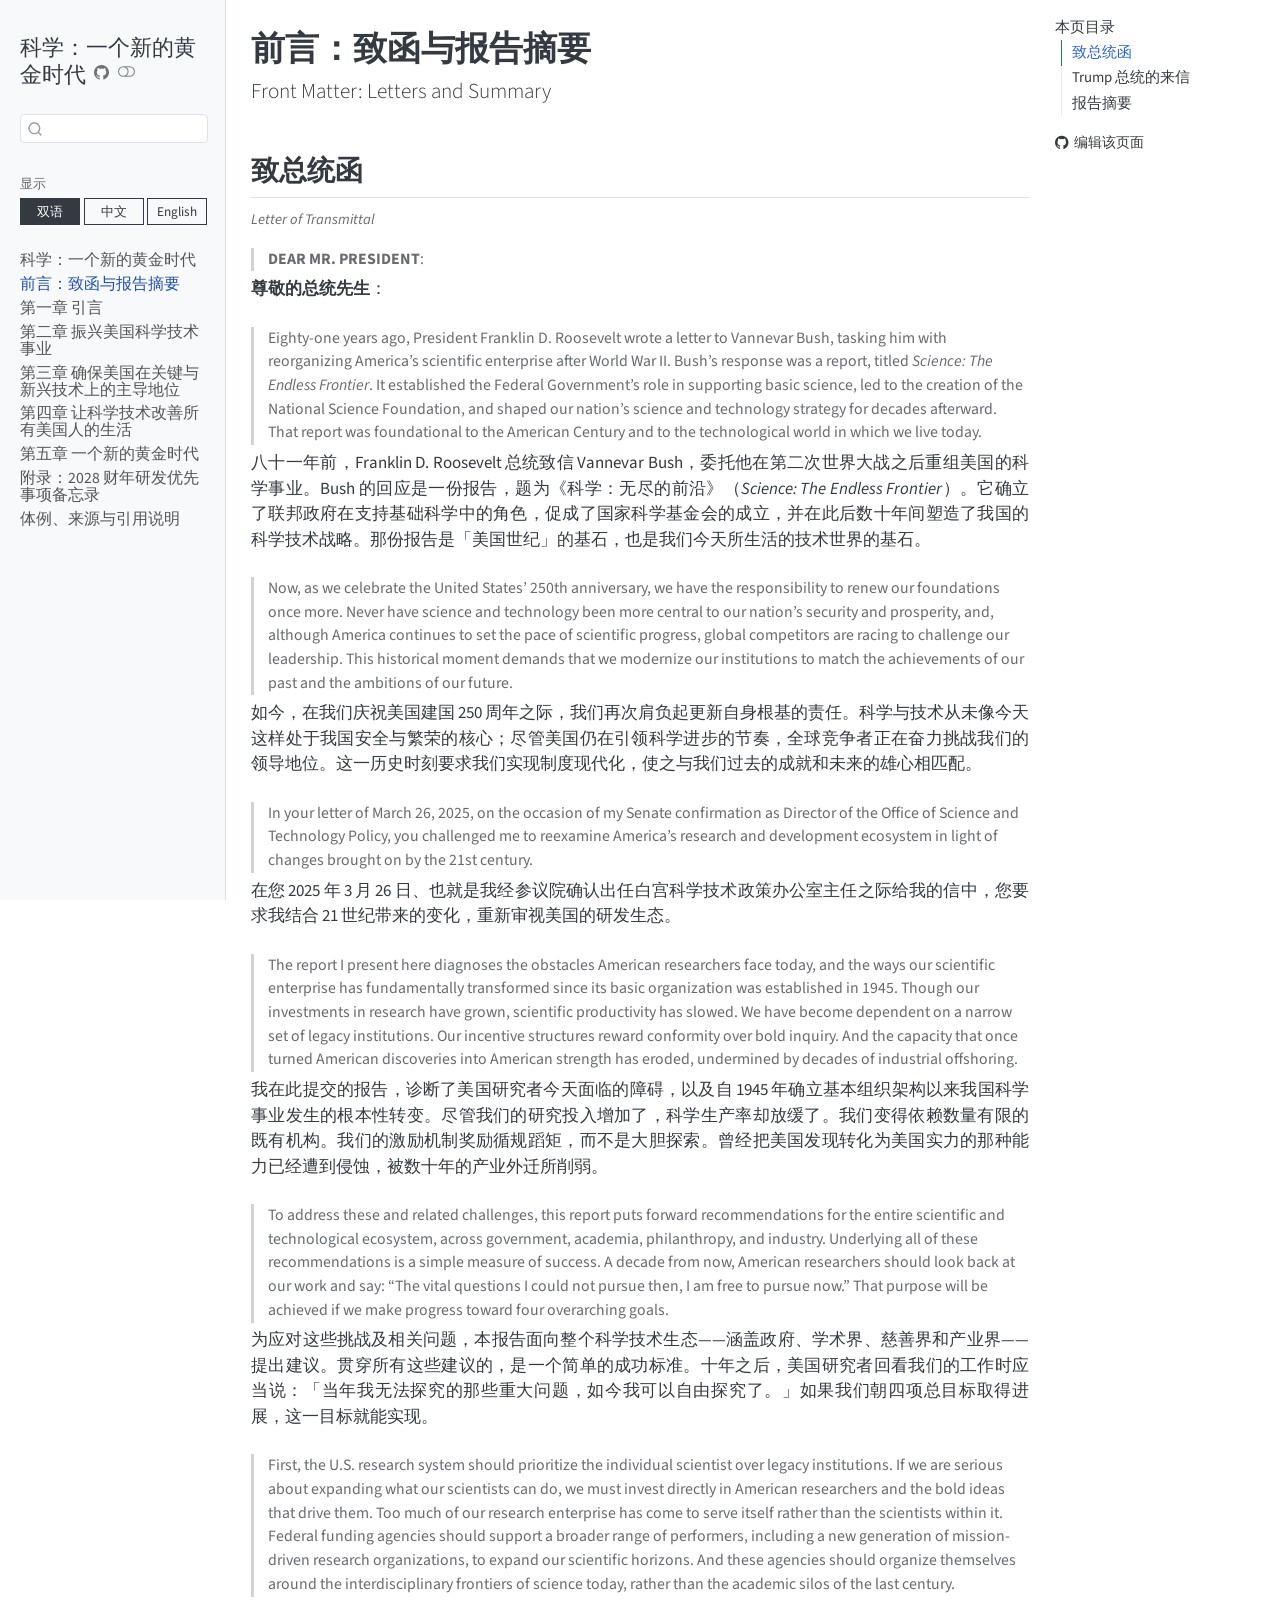
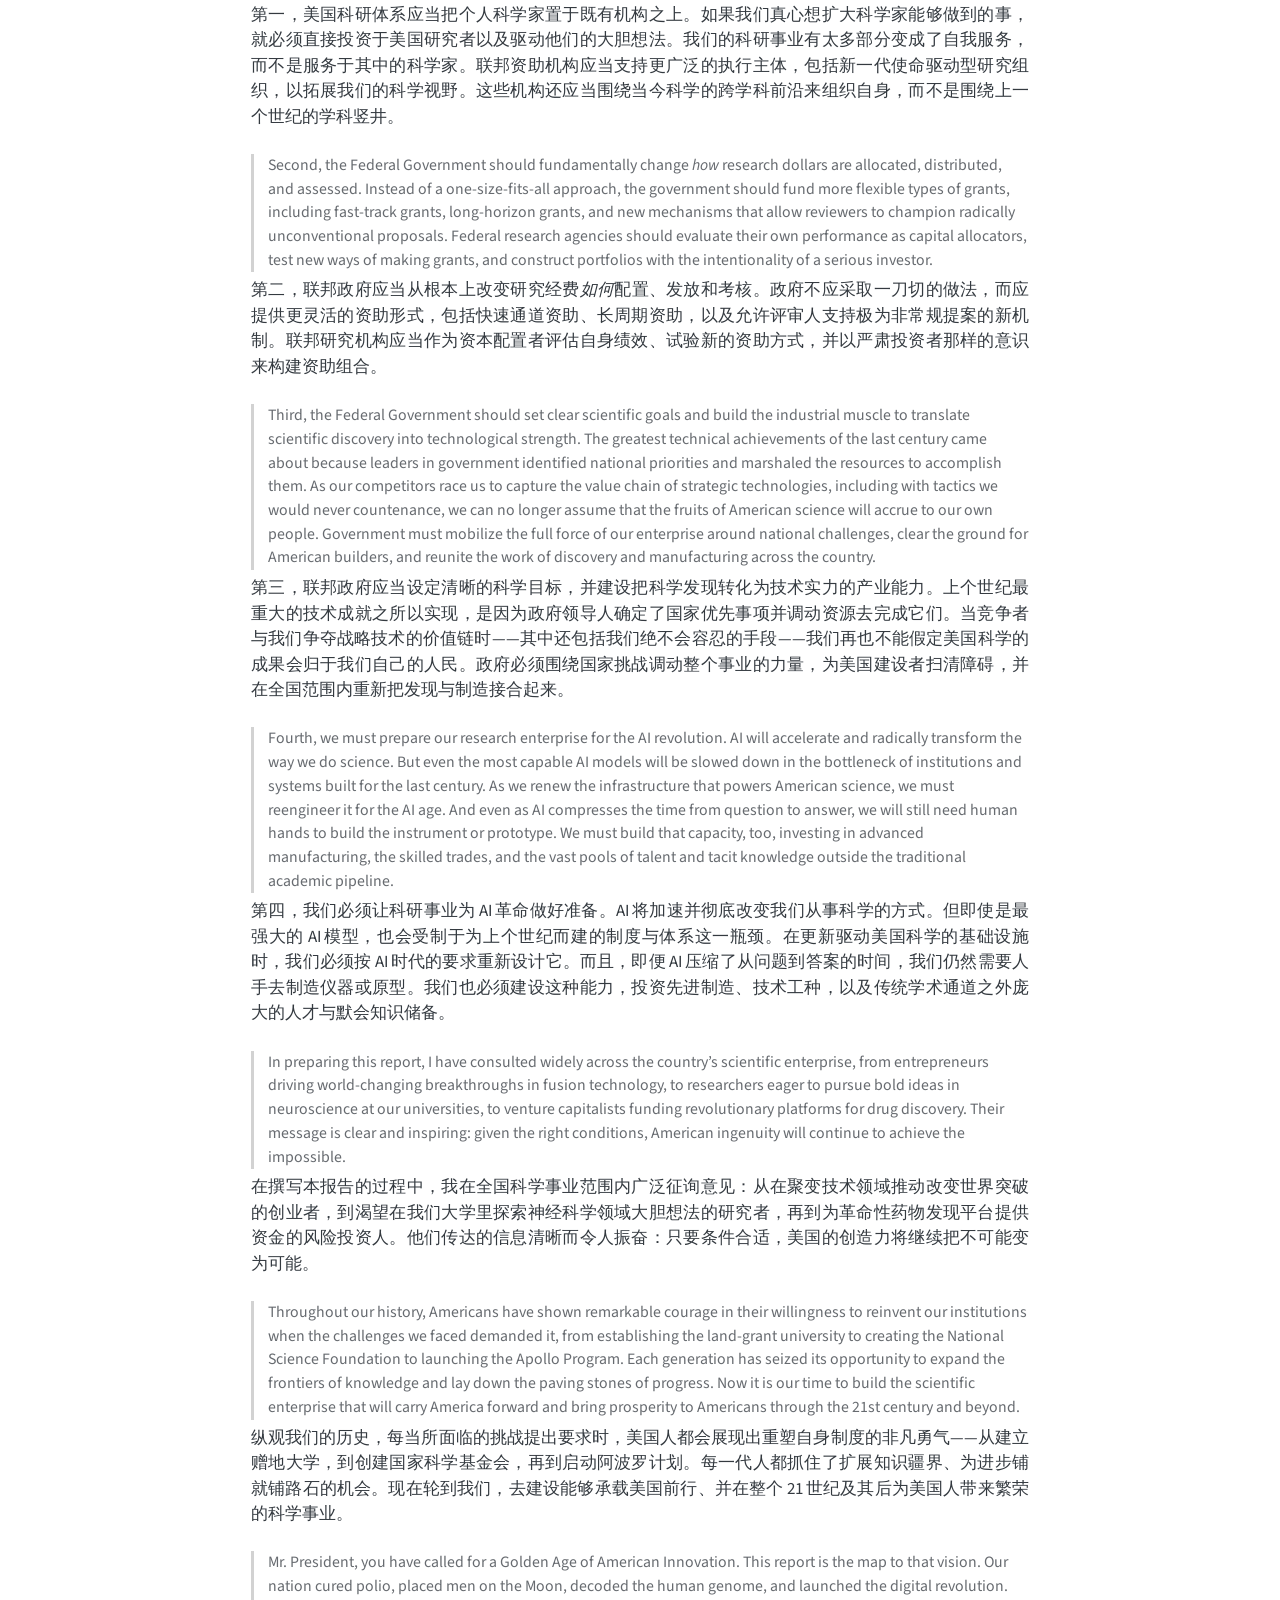
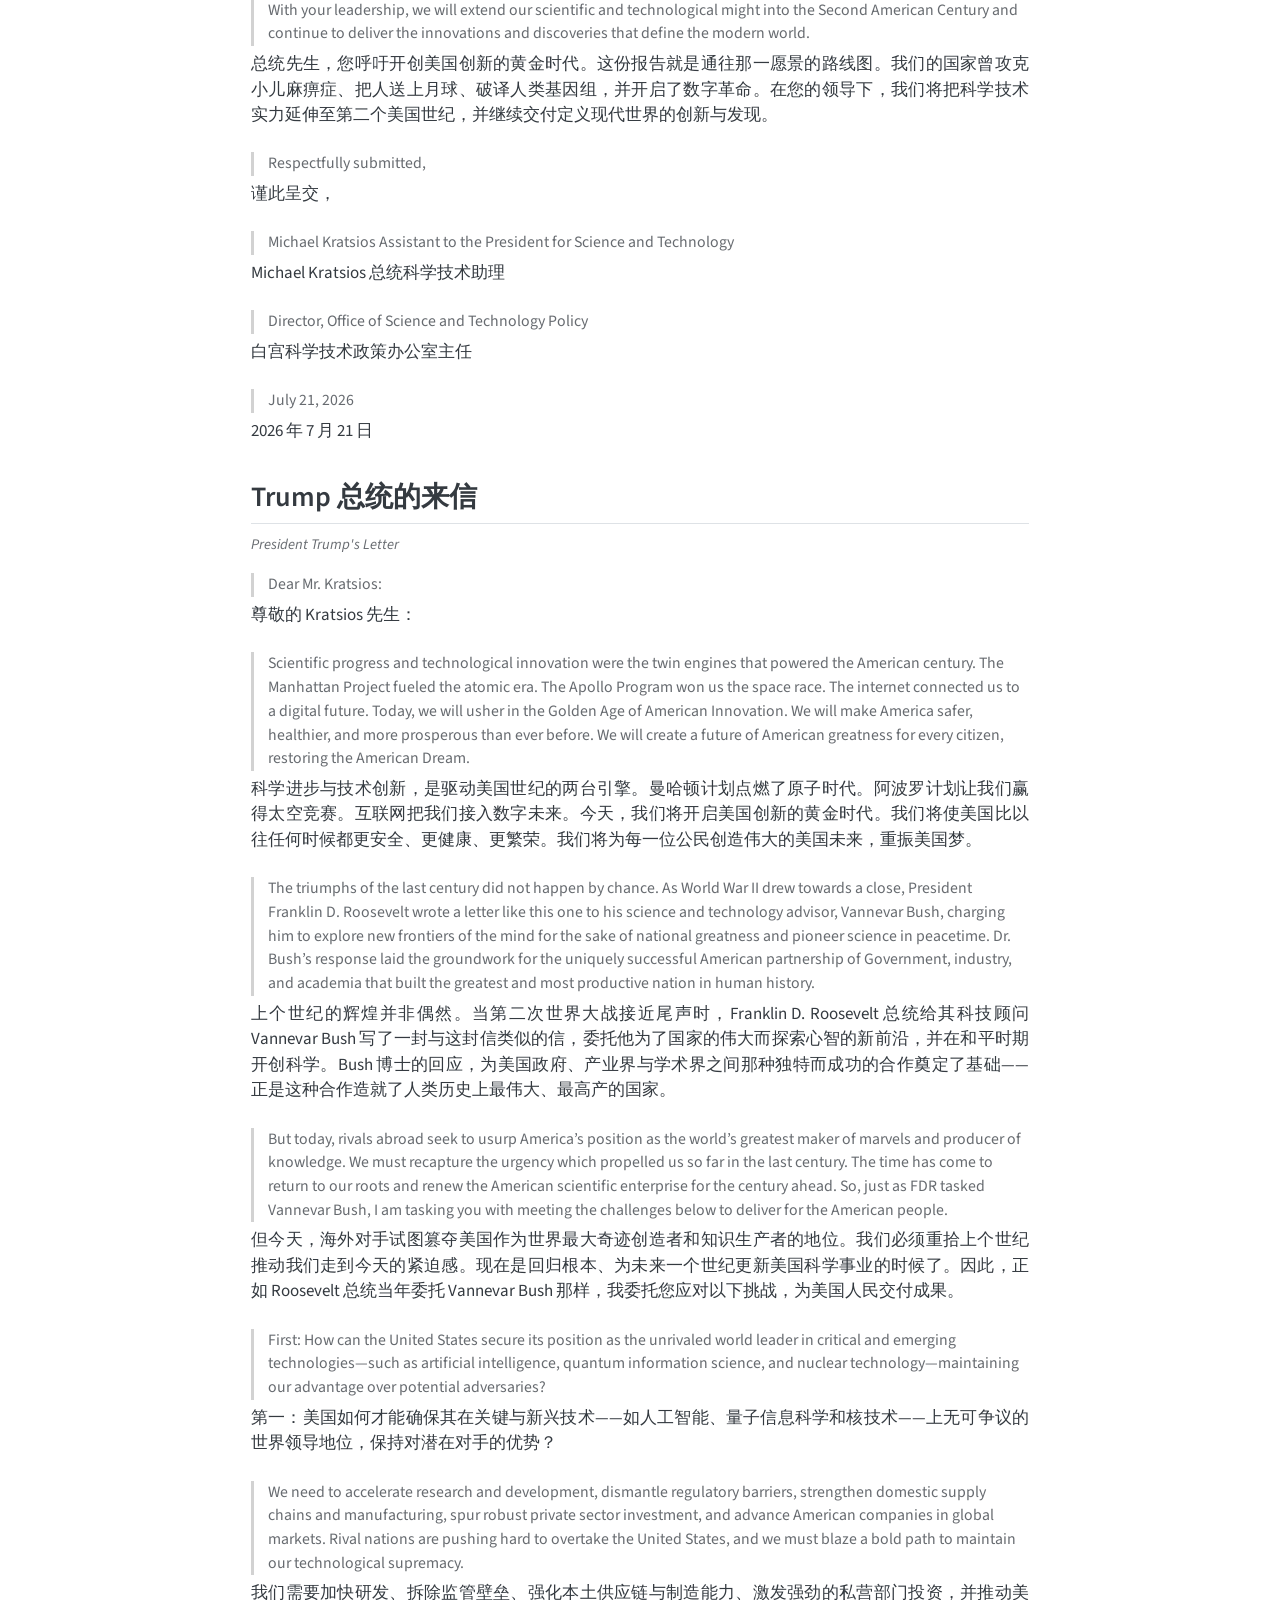
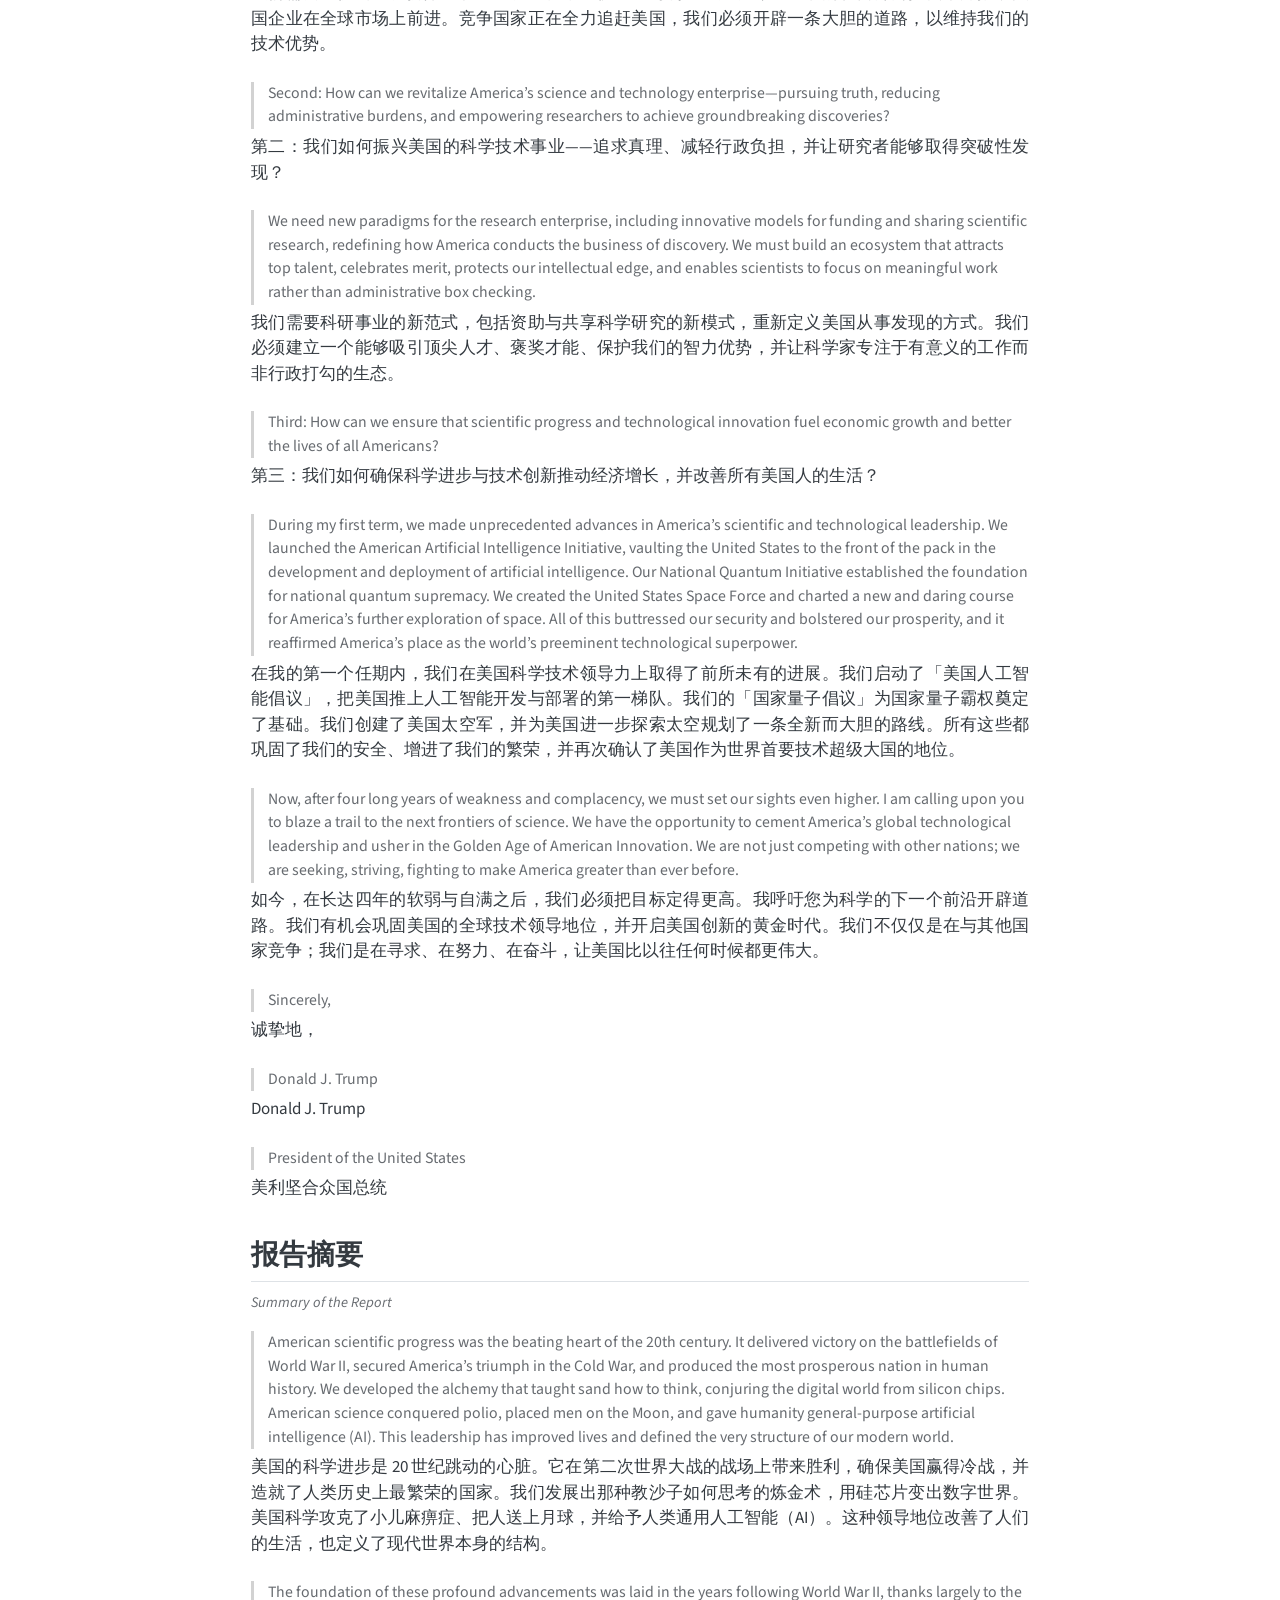
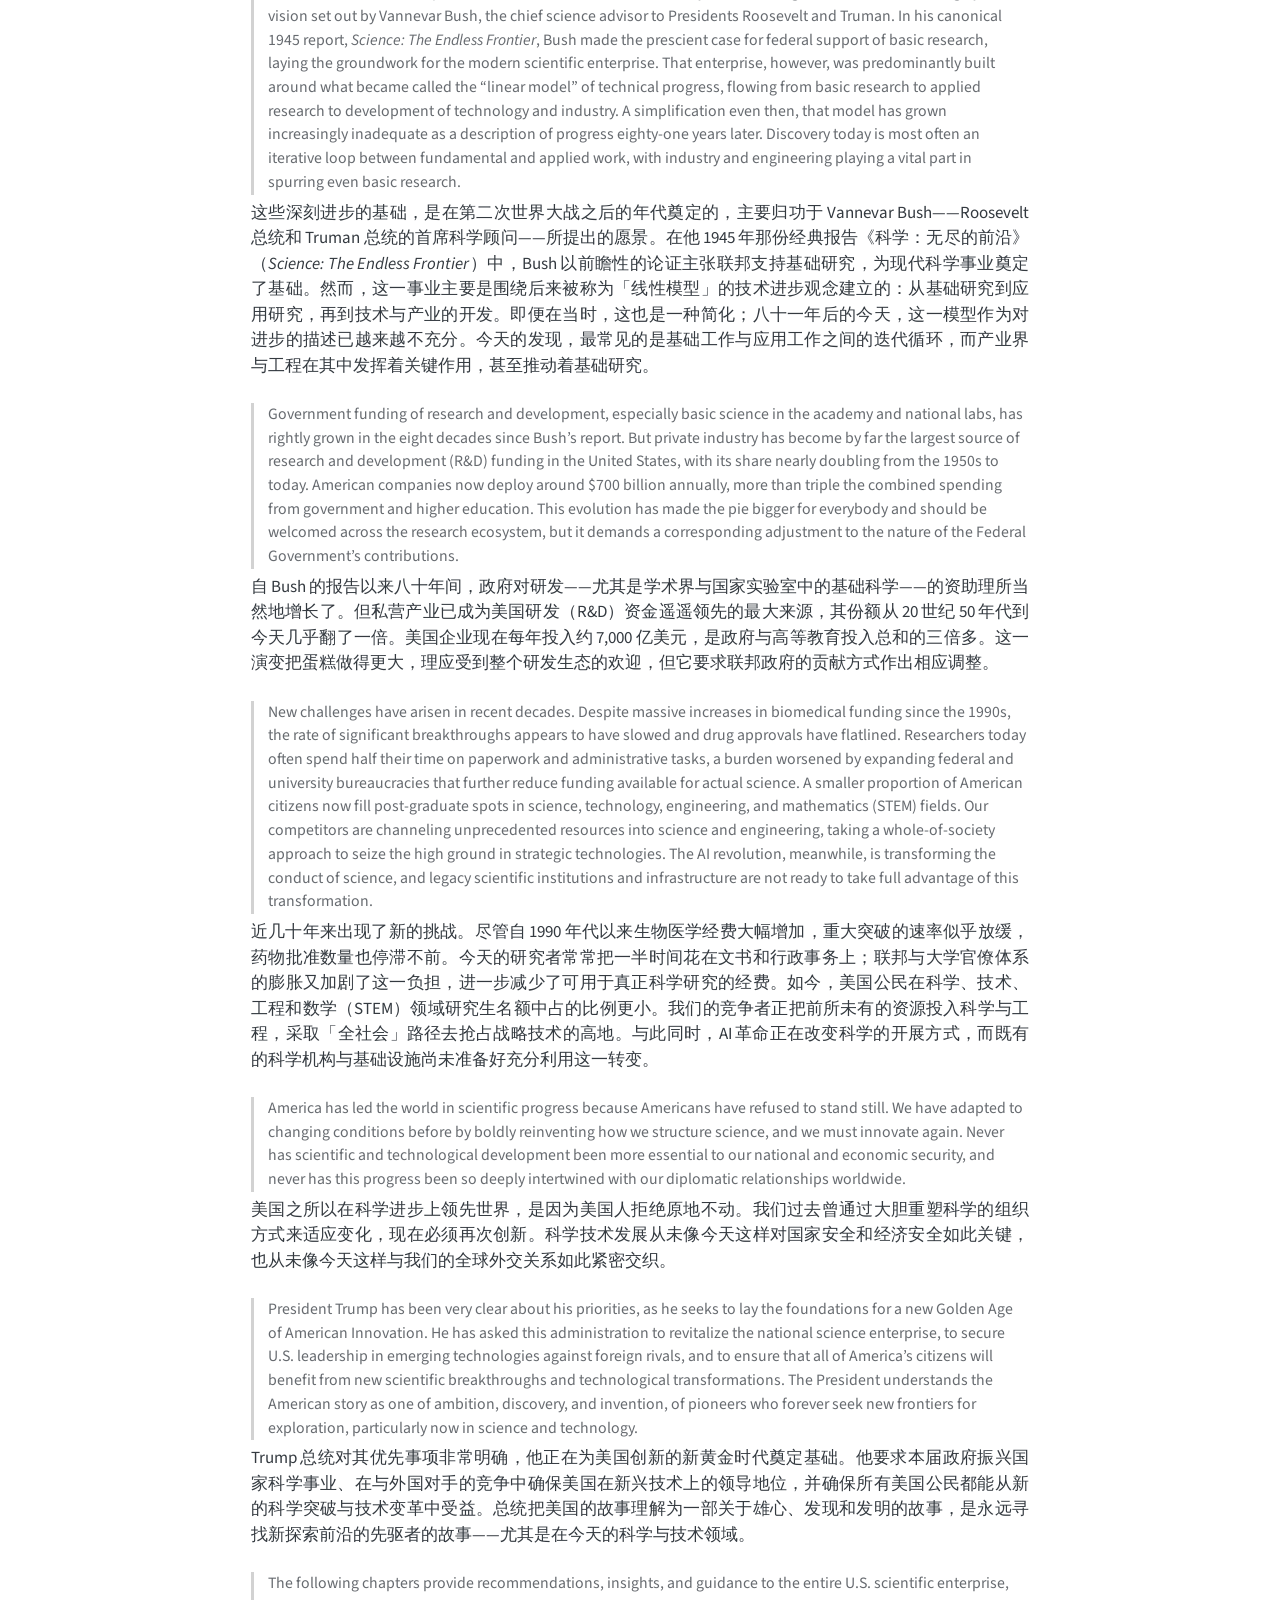
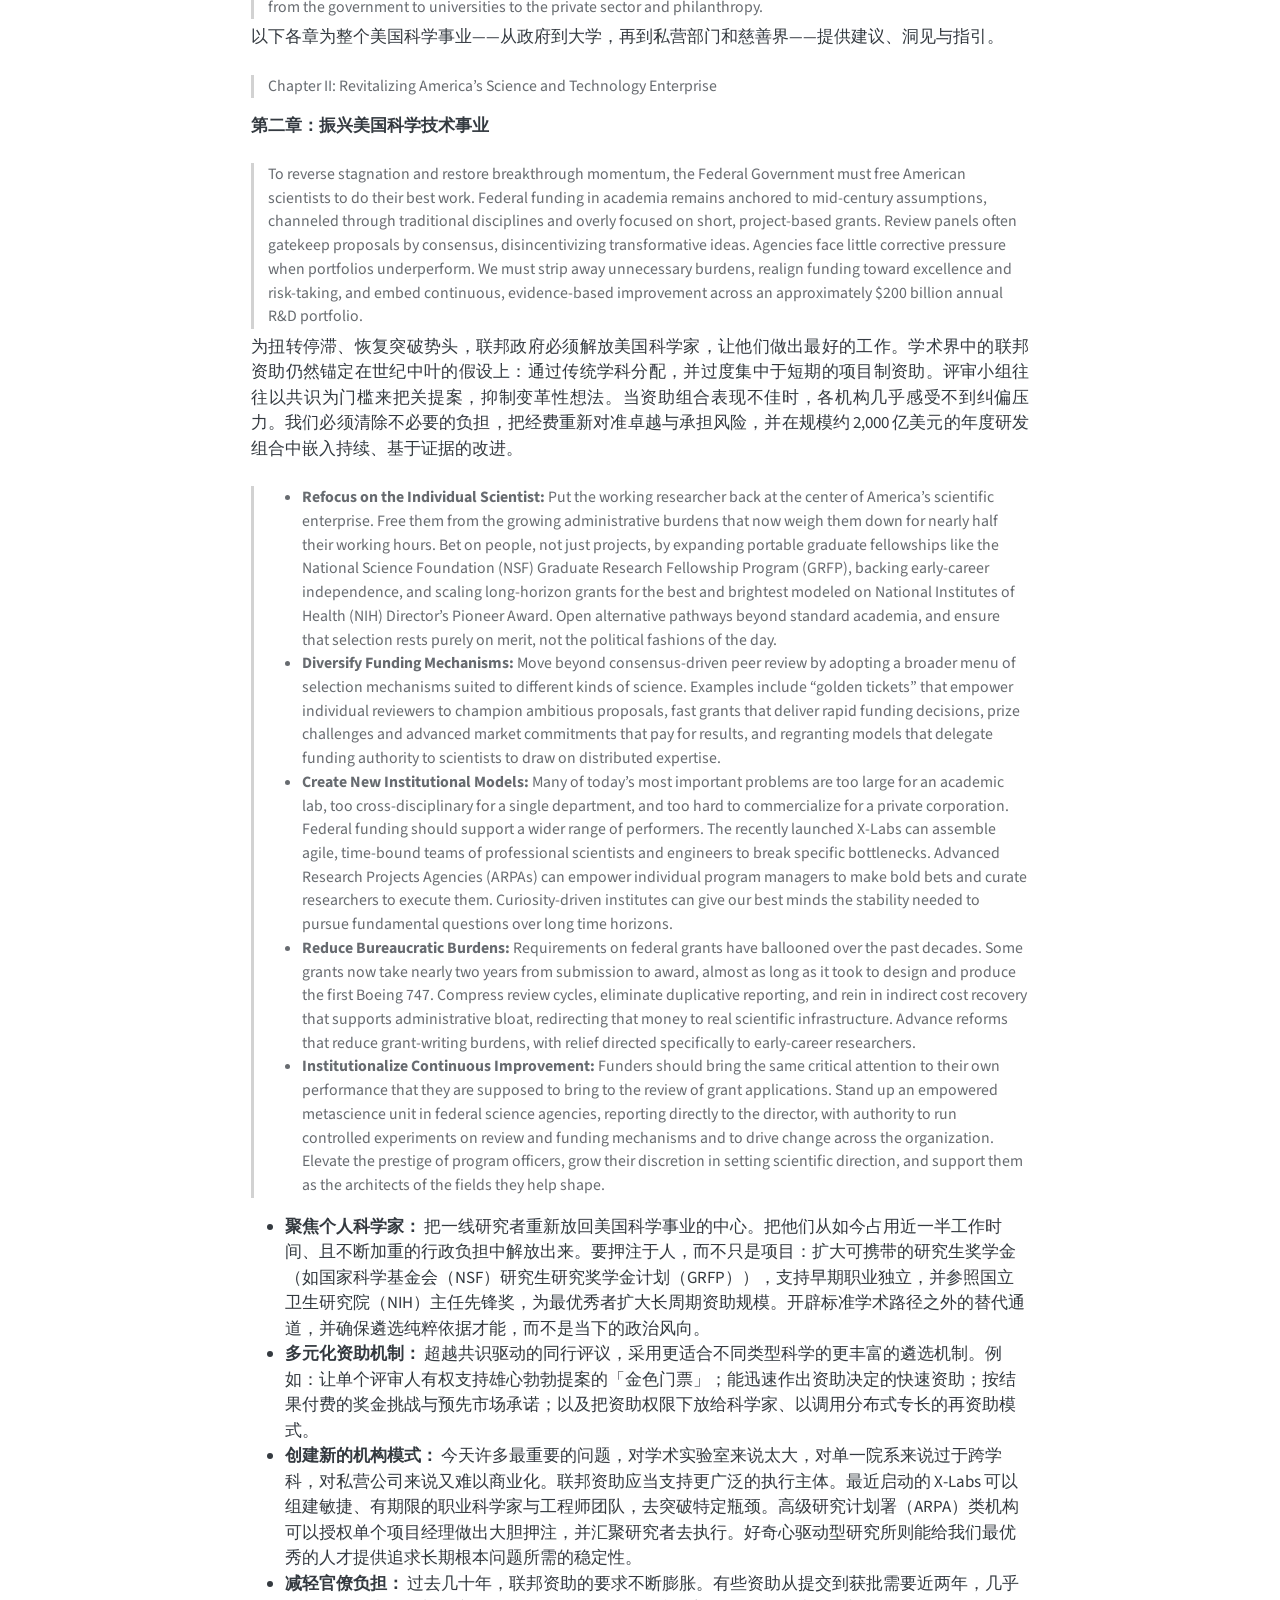
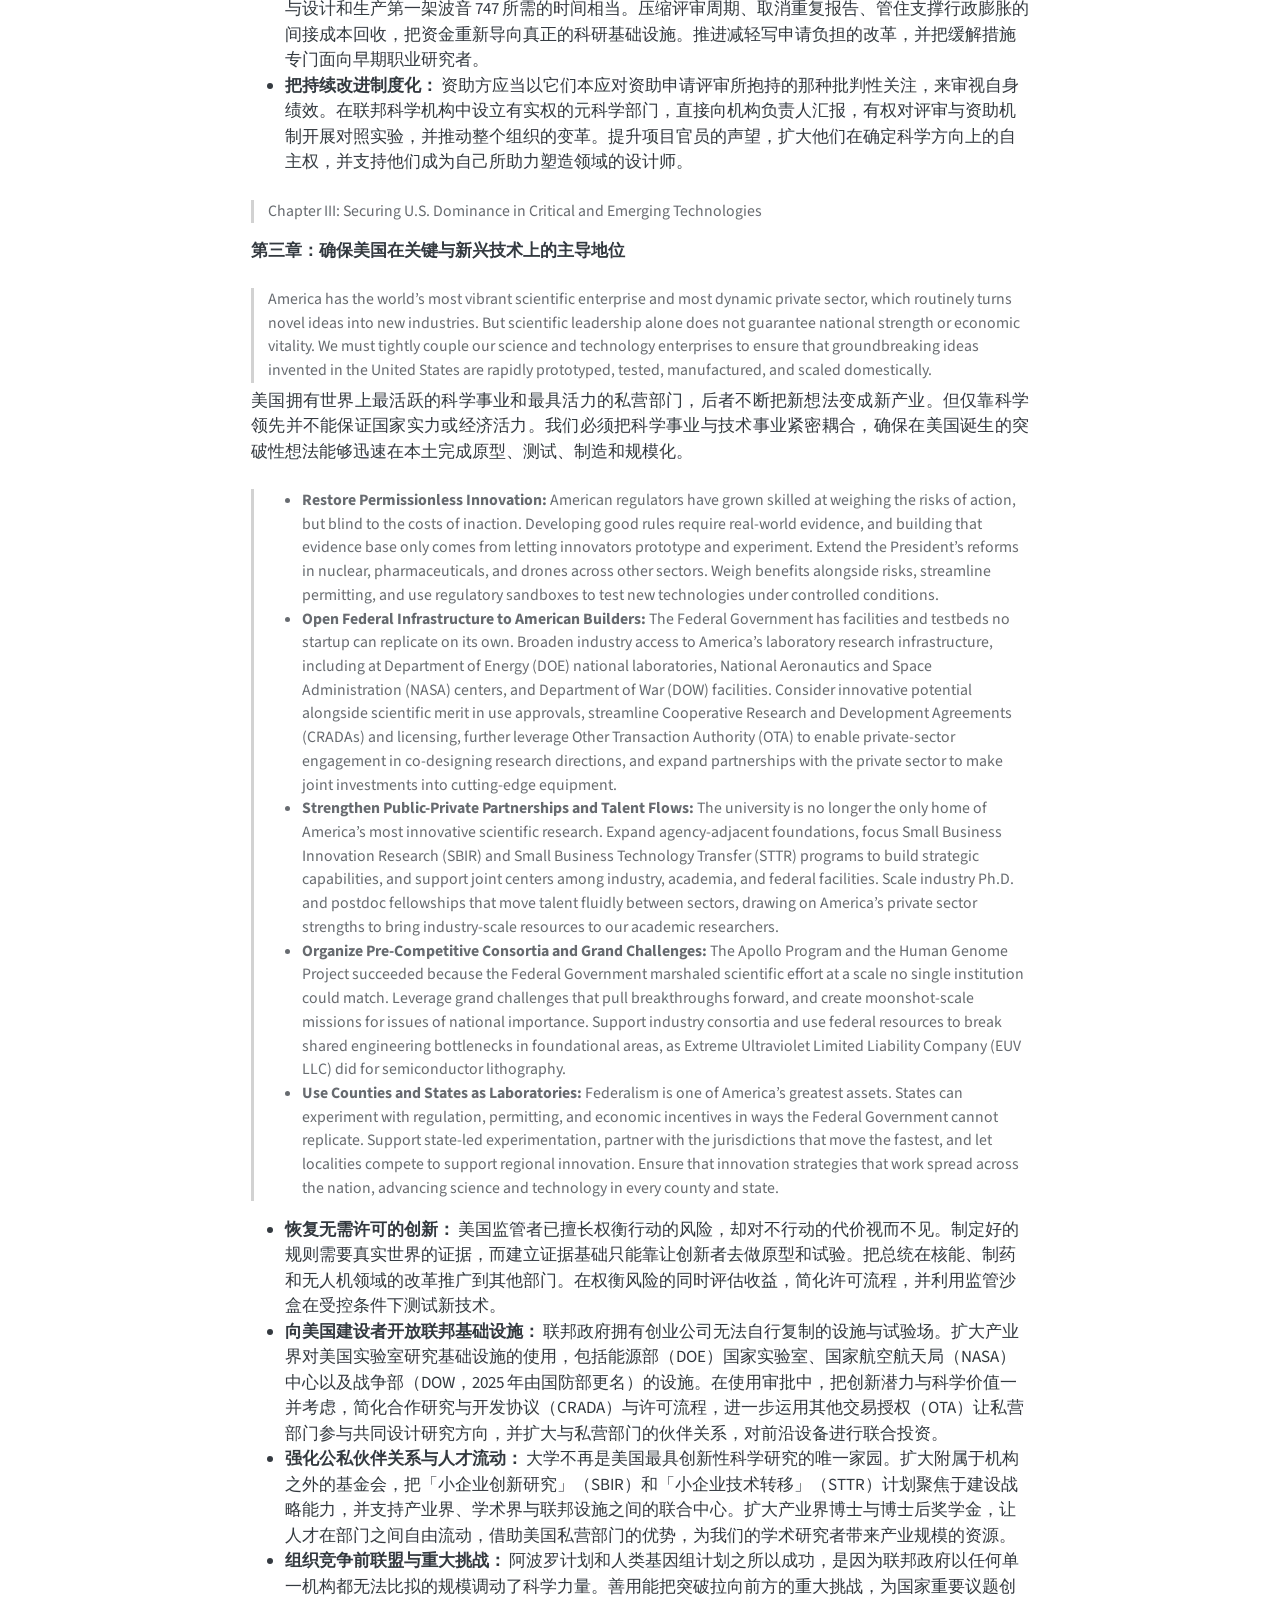
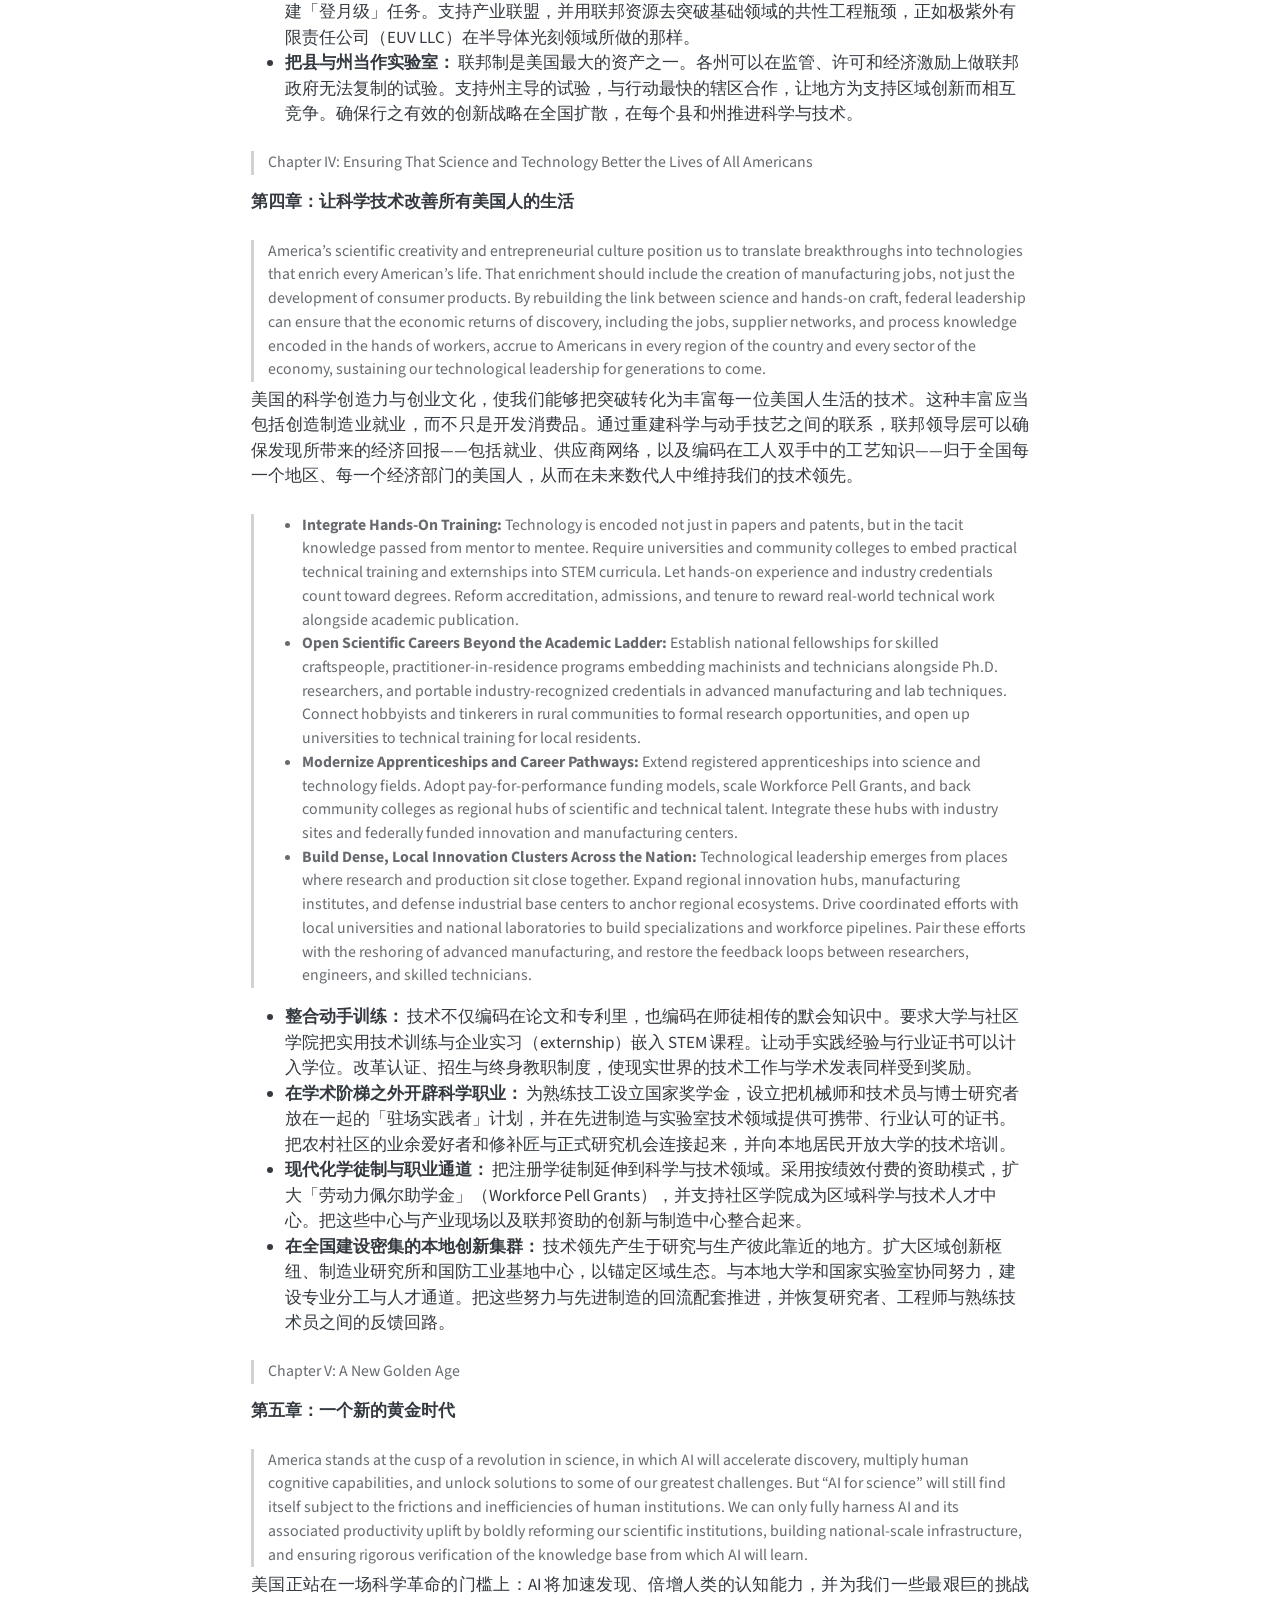
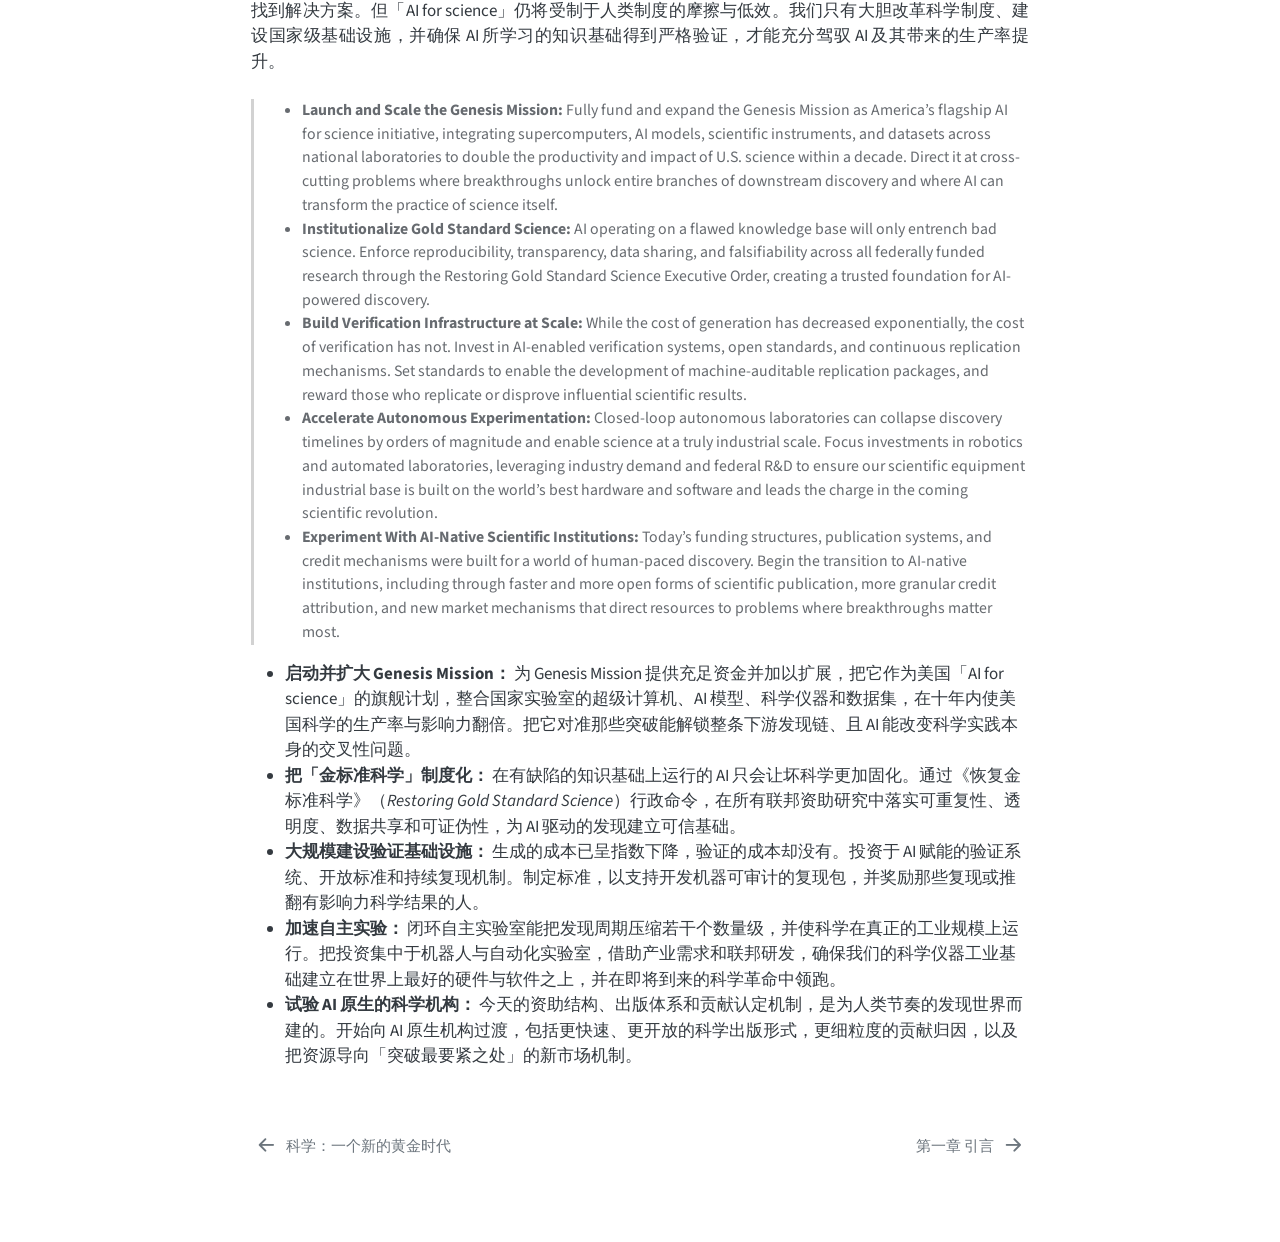
<file: docs/front.html>
<!DOCTYPE html>
<html xmlns="http://www.w3.org/1999/xhtml" lang="zh-Hans" xml:lang="zh-Hans"><head>

<meta charset="utf-8">
<meta name="generator" content="quarto-1.10.18">

<meta name="viewport" content="width=device-width, initial-scale=1.0, user-scalable=yes">


<title>前言：致函与报告摘要 – 科学：一个新的黄金时代</title>
<style>
/* Default styles provided by pandoc.
** See https://pandoc.org/MANUAL.html#variables-for-html for config info.
*/
span.smallcaps{font-variant: small-caps;}
div.columns{display: flex; gap: 1.5em;}
div.column{flex: auto;}
@media screen {
div.columns{gap: min(4vw, 1.5em);}
div.column{overflow-x: auto;}
}
div.hanging-indent{margin-left: 1.5em; text-indent: -1.5em;}
ul.task-list{list-style: none;}
ul.task-list li input[type="checkbox"] {
  width: 0.8em;
  margin: 0 0.8em 0.2em -1em; /* quarto-specific, see https://github.com/quarto-dev/quarto-cli/issues/4556 */ 
  vertical-align: middle;
}
</style>


<script src="site_libs/quarto-nav/quarto-nav.js"></script>
<script src="site_libs/quarto-nav/headroom.min.js"></script>
<script src="site_libs/clipboard/clipboard.min.js"></script>
<script src="site_libs/quarto-search/autocomplete.umd.js"></script>
<script src="site_libs/quarto-search/fuse.min.js"></script>
<script src="site_libs/quarto-search/quarto-search.js"></script>
<meta name="quarto:offset" content="./">
<link href="./chapter-01.html" rel="next">
<link href="./index.html" rel="prev">
<script src="site_libs/quarto-html/quarto.js" type="module"></script>
<script src="site_libs/quarto-html/tabsets/tabsets.js" type="module"></script>
<script src="site_libs/quarto-html/popper.min.js"></script>
<script src="site_libs/quarto-html/tippy.umd.min.js"></script>
<script src="site_libs/quarto-html/anchor.min.js"></script>
<link href="site_libs/quarto-html/tippy.css" rel="stylesheet">
<link href="site_libs/quarto-html/quarto-syntax-highlighting-64a204ab8560d761af7679ceaba22944.css" rel="stylesheet" class="quarto-color-scheme" id="quarto-text-highlighting-styles">
<link href="site_libs/quarto-html/quarto-syntax-highlighting-dark-b85bc7c33db8c58e0ec93c3465666fed.css" rel="stylesheet" class="quarto-color-scheme quarto-color-alternate" id="quarto-text-highlighting-styles">
<link href="site_libs/quarto-html/quarto-syntax-highlighting-64a204ab8560d761af7679ceaba22944.css" rel="stylesheet" class="quarto-color-scheme-extra" id="quarto-text-highlighting-styles">
<script src="site_libs/bootstrap/bootstrap.min.js"></script>
<link href="site_libs/bootstrap/bootstrap-icons.css" rel="stylesheet">
<link href="site_libs/bootstrap/bootstrap-fb2572afbb7ae85558aecddd796c2aa5.min.css" rel="stylesheet" append-hash="true" class="quarto-color-scheme" id="quarto-bootstrap" data-mode="light">
<link href="site_libs/bootstrap/bootstrap-dark-28465b6b87aa4d4b3ae6852c24e7e3ea.min.css" rel="stylesheet" append-hash="true" class="quarto-color-scheme quarto-color-alternate" id="quarto-bootstrap" data-mode="dark">
<link href="site_libs/bootstrap/bootstrap-fb2572afbb7ae85558aecddd796c2aa5.min.css" rel="stylesheet" append-hash="true" class="quarto-color-scheme-extra" id="quarto-bootstrap" data-mode="light">
<script id="quarto-search-options" type="application/json">{
  "location": "sidebar",
  "copy-button": false,
  "collapse-after": 3,
  "panel-placement": "start",
  "type": "textbox",
  "limit": 40,
  "keyboard-shortcut": [
    "f",
    "/",
    "s"
  ],
  "language": {
    "search-no-results-text": "没有结果",
    "search-matching-documents-text": "匹配的文档",
    "search-copy-link-title": "复制搜索链接",
    "search-hide-matches-text": "隐藏其它匹配结果",
    "search-more-match-text": "更多匹配结果",
    "search-more-matches-text": "更多匹配结果",
    "search-clear-button-title": "清除",
    "search-text-placeholder": "",
    "search-detached-cancel-button-title": "取消",
    "search-submit-button-title": "提交",
    "search-label": "搜索"
  }
}</script>
<style>html{ scroll-behavior: smooth; }</style>
<!-- 在首屏渲染前套用语言模式（URL 参数 ?lang=zh|en|both 优先，其次 localStorage），
     避免"中文"模式下先闪现英文。 -->
<script>
  (function () {
    var mode = null;
    try {
      var asked = (window.location.search.match(/[?&]lang=(both|zh|en)(?:&|$)/) || [])[1];
      if (asked) {
        mode = asked;
        window.localStorage.setItem("snga-lang-mode", asked);
      } else {
        var saved = window.localStorage.getItem("snga-lang-mode");
        if (saved === "zh" || saved === "en" || saved === "both") mode = saved;
      }
    } catch (e) {
      /* 隐私模式下 localStorage 不可用；默认双语 */
    }
    if (mode && mode !== "both") document.documentElement.setAttribute("data-lang-mode", mode);
  })();
</script>


<link rel="stylesheet" href="styles.css">
</head>

<body class="nav-sidebar docked quarto-light"><script id="quarto-html-before-body" type="application/javascript">
    const toggleBodyColorMode = (bsSheetEl) => {
      const mode = bsSheetEl.getAttribute("data-mode");
      const bodyEl = window.document.querySelector("body");
      if (mode === "dark") {
        bodyEl.classList.add("quarto-dark");
        bodyEl.classList.remove("quarto-light");
      } else {
        bodyEl.classList.add("quarto-light");
        bodyEl.classList.remove("quarto-dark");
      }
    }
    const toggleBodyColorPrimary = () => {
      const bsSheetEl = window.document.querySelector("link#quarto-bootstrap:not([rel=disabled-stylesheet])");
      if (bsSheetEl) {
        toggleBodyColorMode(bsSheetEl);
      }
    }
    const setColorSchemeToggle = (alternate) => {
      const toggles = window.document.querySelectorAll('.quarto-color-scheme-toggle');
      for (let i=0; i < toggles.length; i++) {
        const toggle = toggles[i];
        if (toggle) {
          if (alternate) {
            toggle.classList.add("alternate");
          } else {
            toggle.classList.remove("alternate");
          }
        }
      }
    };
    const toggleColorMode = (alternate) => {
      // Switch the stylesheets
      const primaryStylesheets = window.document.querySelectorAll('link.quarto-color-scheme:not(.quarto-color-alternate)');
      const alternateStylesheets = window.document.querySelectorAll('link.quarto-color-scheme.quarto-color-alternate');
      manageTransitions('#quarto-margin-sidebar .nav-link', false);
      if (alternate) {
        // note: dark is layered on light, we don't disable primary!
        enableStylesheet(alternateStylesheets);
        for (const sheetNode of alternateStylesheets) {
          if (sheetNode.id === "quarto-bootstrap") {
            toggleBodyColorMode(sheetNode);
          }
        }
      } else {
        disableStylesheet(alternateStylesheets);
        enableStylesheet(primaryStylesheets)
        toggleBodyColorPrimary();
      }
      manageTransitions('#quarto-margin-sidebar .nav-link', true);
      // Switch the toggles
      setColorSchemeToggle(alternate)
      // Hack to workaround the fact that safari doesn't
      // properly recolor the scrollbar when toggling (#1455)
      if (navigator.userAgent.indexOf('Safari') > 0 && navigator.userAgent.indexOf('Chrome') == -1) {
        manageTransitions("body", false);
        window.scrollTo(0, 1);
        setTimeout(() => {
          window.scrollTo(0, 0);
          manageTransitions("body", true);
        }, 40);
      }
    }
    const disableStylesheet = (stylesheets) => {
      for (let i=0; i < stylesheets.length; i++) {
        const stylesheet = stylesheets[i];
        stylesheet.rel = 'disabled-stylesheet';
      }
    }
    const enableStylesheet = (stylesheets) => {
      for (let i=0; i < stylesheets.length; i++) {
        const stylesheet = stylesheets[i];
        if(stylesheet.rel !== 'stylesheet') { // for Chrome, which will still FOUC without this check
          stylesheet.rel = 'stylesheet';
        }
      }
    }
    const manageTransitions = (selector, allowTransitions) => {
      const els = window.document.querySelectorAll(selector);
      for (let i=0; i < els.length; i++) {
        const el = els[i];
        if (allowTransitions) {
          el.classList.remove('notransition');
        } else {
          el.classList.add('notransition');
        }
      }
    }
    const isFileUrl = () => {
      return window.location.protocol === 'file:';
    }
    const hasAlternateSentinel = () => {
      let styleSentinel = getColorSchemeSentinel();
      if (styleSentinel !== null) {
        return styleSentinel === "alternate";
      } else {
        return false;
      }
    }
    const setStyleSentinel = (alternate) => {
      const value = alternate ? "alternate" : "default";
      if (!isFileUrl()) {
        window.localStorage.setItem("quarto-color-scheme", value);
      } else {
        localAlternateSentinel = value;
      }
    }
    const getColorSchemeSentinel = () => {
      if (!isFileUrl()) {
        const storageValue = window.localStorage.getItem("quarto-color-scheme");
        return storageValue != null ? storageValue : localAlternateSentinel;
      } else {
        return localAlternateSentinel;
      }
    }
    const toggleGiscusIfUsed = (isAlternate, darkModeDefault) => {
      const baseTheme = document.querySelector('#giscus-base-theme')?.value ?? 'light';
      const alternateTheme = document.querySelector('#giscus-alt-theme')?.value ?? 'dark';
      let newTheme = '';
      if(authorPrefersDark) {
        newTheme = isAlternate ? baseTheme : alternateTheme;
      } else {
        newTheme = isAlternate ? alternateTheme : baseTheme;
      }
      const changeGiscusTheme = () => {
        // From: https://github.com/giscus/giscus/issues/336
        const sendMessage = (message) => {
          const iframe = document.querySelector('iframe.giscus-frame');
          if (!iframe) return;
          iframe.contentWindow.postMessage({ giscus: message }, 'https://giscus.app');
        }
        sendMessage({
          setConfig: {
            theme: newTheme
          }
        });
      }
      const isGiscussLoaded = window.document.querySelector('iframe.giscus-frame') !== null;
      if (isGiscussLoaded) {
        changeGiscusTheme();
      }
    };
    const authorPrefersDark = false;
    const darkModeDefault = authorPrefersDark;
      document.querySelector('link#quarto-text-highlighting-styles.quarto-color-scheme-extra').rel = 'disabled-stylesheet';
      document.querySelector('link#quarto-bootstrap.quarto-color-scheme-extra').rel = 'disabled-stylesheet';
    let localAlternateSentinel = darkModeDefault ? 'alternate' : 'default';
    // Dark / light mode switch
    window.quartoToggleColorScheme = () => {
      // Read the current dark / light value
      let toAlternate = !hasAlternateSentinel();
      toggleColorMode(toAlternate);
      setStyleSentinel(toAlternate);
      toggleGiscusIfUsed(toAlternate, darkModeDefault);
      window.dispatchEvent(new Event('resize'));
    };
    // Switch to dark mode if need be
    if (hasAlternateSentinel()) {
      toggleColorMode(true);
    } else {
      toggleColorMode(false);
    }
  </script>

<div id="quarto-search-results"></div>
  <header id="quarto-header" class="headroom fixed-top">
  <nav class="quarto-secondary-nav">
    <div class="container-fluid d-flex">
      <button type="button" class="quarto-btn-toggle btn" data-bs-toggle="collapse" role="button" data-bs-target=".quarto-sidebar-collapse-item" aria-controls="quarto-sidebar" aria-expanded="false" aria-label="展开或折叠侧边栏导航" onclick="if (window.quartoToggleHeadroom) { window.quartoToggleHeadroom(); }">
        <i class="bi bi-layout-text-sidebar-reverse"></i>
      </button>
        <nav class="quarto-page-breadcrumbs" aria-label="breadcrumb"><ol class="breadcrumb"><li class="breadcrumb-item"><a href="./front.html"><span class="chapter-title">前言：致函与报告摘要</span></a></li></ol></nav>
        <a class="flex-grow-1" role="navigation" data-bs-toggle="collapse" data-bs-target=".quarto-sidebar-collapse-item" aria-controls="quarto-sidebar" aria-expanded="false" aria-label="展开或折叠侧边栏导航" onclick="if (window.quartoToggleHeadroom) { window.quartoToggleHeadroom(); }">      
        </a>
      <button type="button" class="btn quarto-search-button" aria-label="搜索" onclick="window.quartoOpenSearch();">
        <i class="bi bi-search"></i>
      </button>
    </div>
  </nav>
</header>
<!-- content -->
<div id="quarto-content" class="quarto-container page-columns page-rows-contents page-layout-article">
<!-- sidebar -->
  <nav id="quarto-sidebar" class="sidebar collapse collapse-horizontal quarto-sidebar-collapse-item sidebar-navigation docked overflow-auto">
    <div class="pt-lg-2 mt-2 text-left sidebar-header">
    <div class="sidebar-title mb-0 py-0">
      <a href="./">科学：一个新的黄金时代</a> 
        <div class="sidebar-tools-main">
    <a href="https://github.com/cxy0714/Science-A-New-Golden-Age/tree/main/web/" title="源代码" class="quarto-navigation-tool px-1" aria-label="源代码"><i class="bi bi-github"></i></a>
  <a href="" class="quarto-color-scheme-toggle quarto-navigation-tool  px-1" onclick="window.quartoToggleColorScheme(); return false;" title="切换深色模式"><i class="bi"></i></a>
</div>
    </div>
      </div>
        <div class="mt-2 flex-shrink-0 align-items-center">
        <div class="sidebar-search">
        <div id="quarto-search" class="" title="搜索"></div>
        </div>
        </div>
    <div class="sidebar-menu-container"> 
    <ul class="list-unstyled mt-1">
        <li class="sidebar-item">
  <div class="sidebar-item-container"> 
  <a href="./index.html" class="sidebar-item-text sidebar-link"><span class="chapter-title">科学：一个新的黄金时代</span></a>
  </div>
</li>
        <li class="sidebar-item">
  <div class="sidebar-item-container"> 
  <a href="./front.html" class="sidebar-item-text sidebar-link active"><span class="chapter-title">前言：致函与报告摘要</span></a>
  </div>
</li>
        <li class="sidebar-item">
  <div class="sidebar-item-container"> 
  <a href="./chapter-01.html" class="sidebar-item-text sidebar-link"><span class="chapter-title">第一章 引言</span></a>
  </div>
</li>
        <li class="sidebar-item">
  <div class="sidebar-item-container"> 
  <a href="./chapter-02.html" class="sidebar-item-text sidebar-link"><span class="chapter-title">第二章 振兴美国科学技术事业</span></a>
  </div>
</li>
        <li class="sidebar-item">
  <div class="sidebar-item-container"> 
  <a href="./chapter-03.html" class="sidebar-item-text sidebar-link"><span class="chapter-title">第三章 确保美国在关键与新兴技术上的主导地位</span></a>
  </div>
</li>
        <li class="sidebar-item">
  <div class="sidebar-item-container"> 
  <a href="./chapter-04.html" class="sidebar-item-text sidebar-link"><span class="chapter-title">第四章 让科学技术改善所有美国人的生活</span></a>
  </div>
</li>
        <li class="sidebar-item">
  <div class="sidebar-item-container"> 
  <a href="./chapter-05.html" class="sidebar-item-text sidebar-link"><span class="chapter-title">第五章 一个新的黄金时代</span></a>
  </div>
</li>
        <li class="sidebar-item">
  <div class="sidebar-item-container"> 
  <a href="./annex-fy2028.html" class="sidebar-item-text sidebar-link"><span class="chapter-title">附录：2028 财年研发优先事项备忘录</span></a>
  </div>
</li>
        <li class="sidebar-item">
  <div class="sidebar-item-container"> 
  <a href="./99-colophon.html" class="sidebar-item-text sidebar-link"><span class="chapter-title">体例、来源与引用说明</span></a>
  </div>
</li>
    </ul>
    </div>
</nav>
<div id="quarto-sidebar-glass" class="quarto-sidebar-collapse-item" data-bs-toggle="collapse" data-bs-target=".quarto-sidebar-collapse-item"></div>
<!-- margin-sidebar -->
    <div id="quarto-margin-sidebar" class="sidebar margin-sidebar">
        <nav id="TOC" role="doc-toc" class="toc-active">
    <h2 id="toc-title">本页目录</h2>
   
  <ul class="collapse">
  <li><a href="#致总统函" id="toc-致总统函" class="nav-link active" data-scroll-target="#致总统函">致总统函</a></li>
  <li><a href="#trump-总统的来信" id="toc-trump-总统的来信" class="nav-link" data-scroll-target="#trump-总统的来信">Trump 总统的来信</a></li>
  <li><a href="#报告摘要" id="toc-报告摘要" class="nav-link" data-scroll-target="#报告摘要">报告摘要</a></li>
  </ul>
<div class="toc-actions"><ul class="collapse"><li><a href="https://github.com/cxy0714/Science-A-New-Golden-Age/edit/main/web/front.qmd" class="toc-action"><i class="bi bi-github"></i>编辑该页面</a></li></ul></div></nav>
    </div>
<!-- main -->
<main class="content" id="quarto-document-content">


<header id="title-block-header" class="quarto-title-block default">
<div class="quarto-title">
<h1 class="title"><span class="chapter-title">前言：致函与报告摘要</span></h1>
<p class="subtitle lead">Front Matter: Letters and Summary</p>
</div>



<div class="quarto-title-meta">

    
  
    
  </div>
  


</header>


<section id="致总统函" class="level2">
<h2 class="anchored" data-anchor-id="致总统函">致总统函</h2>
<div class="en h-en"><p>Letter of Transmittal</p></div>
<div class="pair">
<div class="en" id="p-front-2-en"><p><strong>DEAR MR. PRESIDENT</strong>:</p></div>
<div class="zh" id="p-front-2-zh"><p><strong>尊敬的总统先生</strong>：</p></div>
</div>
<div class="pair">
<div class="en" id="p-front-3-en"><p>Eighty-one years ago, President Franklin D. Roosevelt wrote a letter to Vannevar Bush, tasking him with reorganizing America’s scientific enterprise after World War II. Bush’s response was a report, titled <em>Science: The Endless Frontier</em>. It established the Federal Government’s role in supporting basic science, led to the creation of the National Science Foundation, and shaped our nation’s science and technology strategy for decades afterward. That report was foundational to the American Century and to the technological world in which we live today.</p></div>
<div class="zh" id="p-front-3-zh"><p>八十一年前，Franklin D. Roosevelt 总统致信 Vannevar Bush，委托他在第二次世界大战之后重组美国的科学事业。Bush 的回应是一份报告，题为《科学：无尽的前沿》（<em>Science: The Endless Frontier</em>）。它确立了联邦政府在支持基础科学中的角色，促成了国家科学基金会的成立，并在此后数十年间塑造了我国的科学技术战略。那份报告是「美国世纪」的基石，也是我们今天所生活的技术世界的基石。</p></div>
</div>
<div class="pair">
<div class="en" id="p-front-4-en"><p>Now, as we celebrate the United States’ 250th anniversary, we have the responsibility to renew our foundations once more. Never have science and technology been more central to our nation’s security and prosperity, and, although America continues to set the pace of scientific progress, global competitors are racing to challenge our leadership. This historical moment demands that we modernize our institutions to match the achievements of our past and the ambitions of our future.</p></div>
<div class="zh" id="p-front-4-zh"><p>如今，在我们庆祝美国建国 250 周年之际，我们再次肩负起更新自身根基的责任。科学与技术从未像今天这样处于我国安全与繁荣的核心；尽管美国仍在引领科学进步的节奏，全球竞争者正在奋力挑战我们的领导地位。这一历史时刻要求我们实现制度现代化，使之与我们过去的成就和未来的雄心相匹配。</p></div>
</div>
<div class="pair">
<div class="en" id="p-front-5-en"><p>In your letter of March 26, 2025, on the occasion of my Senate confirmation as Director of the Office of Science and Technology Policy, you challenged me to reexamine America’s research and development ecosystem in light of changes brought on by the 21st century.</p></div>
<div class="zh" id="p-front-5-zh"><p>在您 2025 年 3 月 26 日、也就是我经参议院确认出任白宫科学技术政策办公室主任之际给我的信中，您要求我结合 21 世纪带来的变化，重新审视美国的研发生态。</p></div>
</div>
<div class="pair">
<div class="en" id="p-front-6-en"><p>The report I present here diagnoses the obstacles American researchers face today, and the ways our scientific enterprise has fundamentally transformed since its basic organization was established in 1945. Though our investments in research have grown, scientific productivity has slowed. We have become dependent on a narrow set of legacy institutions. Our incentive structures reward conformity over bold inquiry. And the capacity that once turned American discoveries into American strength has eroded, undermined by decades of industrial offshoring.</p></div>
<div class="zh" id="p-front-6-zh"><p>我在此提交的报告，诊断了美国研究者今天面临的障碍，以及自 1945 年确立基本组织架构以来我国科学事业发生的根本性转变。尽管我们的研究投入增加了，科学生产率却放缓了。我们变得依赖数量有限的既有机构。我们的激励机制奖励循规蹈矩，而不是大胆探索。曾经把美国发现转化为美国实力的那种能力已经遭到侵蚀，被数十年的产业外迁所削弱。</p></div>
</div>
<div class="pair">
<div class="en" id="p-front-7-en"><p>To address these and related challenges, this report puts forward recommendations for the entire scientific and technological ecosystem, across government, academia, philanthropy, and industry. Underlying all of these recommendations is a simple measure of success. A decade from now, American researchers should look back at our work and say: “The vital questions I could not pursue then, I am free to pursue now.” That purpose will be achieved if we make progress toward four overarching goals.</p></div>
<div class="zh" id="p-front-7-zh"><p>为应对这些挑战及相关问题，本报告面向整个科学技术生态——涵盖政府、学术界、慈善界和产业界——提出建议。贯穿所有这些建议的，是一个简单的成功标准。十年之后，美国研究者回看我们的工作时应当说：「当年我无法探究的那些重大问题，如今我可以自由探究了。」如果我们朝四项总目标取得进展，这一目标就能实现。</p></div>
</div>
<div class="pair">
<div class="en" id="p-front-8-en"><p>First, the U.S. research system should prioritize the individual scientist over legacy institutions. If we are serious about expanding what our scientists can do, we must invest directly in American researchers and the bold ideas that drive them. Too much of our research enterprise has come to serve itself rather than the scientists within it. Federal funding agencies should support a broader range of performers, including a new generation of mission-driven research organizations, to expand our scientific horizons. And these agencies should organize themselves around the interdisciplinary frontiers of science today, rather than the academic silos of the last century.</p></div>
<div class="zh" id="p-front-8-zh"><p>第一，美国科研体系应当把个人科学家置于既有机构之上。如果我们真心想扩大科学家能够做到的事，就必须直接投资于美国研究者以及驱动他们的大胆想法。我们的科研事业有太多部分变成了自我服务，而不是服务于其中的科学家。联邦资助机构应当支持更广泛的执行主体，包括新一代使命驱动型研究组织，以拓展我们的科学视野。这些机构还应当围绕当今科学的跨学科前沿来组织自身，而不是围绕上一个世纪的学科竖井。</p></div>
</div>
<div class="pair">
<div class="en" id="p-front-9-en"><p>Second, the Federal Government should fundamentally change <em>how</em> research dollars are allocated, distributed, and assessed. Instead of a one-size-fits-all approach, the government should fund more flexible types of grants, including fast-track grants, long-horizon grants, and new mechanisms that allow reviewers to champion radically unconventional proposals. Federal research agencies should evaluate their own performance as capital allocators, test new ways of making grants, and construct portfolios with the intentionality of a serious investor.</p></div>
<div class="zh" id="p-front-9-zh"><p>第二，联邦政府应当从根本上改变研究经费<em>如何</em>配置、发放和考核。政府不应采取一刀切的做法，而应提供更灵活的资助形式，包括快速通道资助、长周期资助，以及允许评审人支持极为非常规提案的新机制。联邦研究机构应当作为资本配置者评估自身绩效、试验新的资助方式，并以严肃投资者那样的意识来构建资助组合。</p></div>
</div>
<div class="pair">
<div class="en" id="p-front-10-en"><p>Third, the Federal Government should set clear scientific goals and build the industrial muscle to translate scientific discovery into technological strength. The greatest technical achievements of the last century came about because leaders in government identified national priorities and marshaled the resources to accomplish them. As our competitors race us to capture the value chain of strategic technologies, including with tactics we would never countenance, we can no longer assume that the fruits of American science will accrue to our own people. Government must mobilize the full force of our enterprise around national challenges, clear the ground for American builders, and reunite the work of discovery and manufacturing across the country.</p></div>
<div class="zh" id="p-front-10-zh"><p>第三，联邦政府应当设定清晰的科学目标，并建设把科学发现转化为技术实力的产业能力。上个世纪最重大的技术成就之所以实现，是因为政府领导人确定了国家优先事项并调动资源去完成它们。当竞争者与我们争夺战略技术的价值链时——其中还包括我们绝不会容忍的手段——我们再也不能假定美国科学的成果会归于我们自己的人民。政府必须围绕国家挑战调动整个事业的力量，为美国建设者扫清障碍，并在全国范围内重新把发现与制造接合起来。</p></div>
</div>
<div class="pair">
<div class="en" id="p-front-11-en"><p>Fourth, we must prepare our research enterprise for the AI revolution. AI will accelerate and radically transform the way we do science. But even the most capable AI models will be slowed down in the bottleneck of institutions and systems built for the last century. As we renew the infrastructure that powers American science, we must reengineer it for the AI age. And even as AI compresses the time from question to answer, we will still need human hands to build the instrument or prototype. We must build that capacity, too, investing in advanced manufacturing, the skilled trades, and the vast pools of talent and tacit knowledge outside the traditional academic pipeline.</p></div>
<div class="zh" id="p-front-11-zh"><p>第四，我们必须让科研事业为 AI 革命做好准备。AI 将加速并彻底改变我们从事科学的方式。但即使是最强大的 AI 模型，也会受制于为上个世纪而建的制度与体系这一瓶颈。在更新驱动美国科学的基础设施时，我们必须按 AI 时代的要求重新设计它。而且，即便 AI 压缩了从问题到答案的时间，我们仍然需要人手去制造仪器或原型。我们也必须建设这种能力，投资先进制造、技术工种，以及传统学术通道之外庞大的人才与默会知识储备。</p></div>
</div>
<div class="pair">
<div class="en" id="p-front-12-en"><p>In preparing this report, I have consulted widely across the country’s scientific enterprise, from entrepreneurs driving world-changing breakthroughs in fusion technology, to researchers eager to pursue bold ideas in neuroscience at our universities, to venture capitalists funding revolutionary platforms for drug discovery. Their message is clear and inspiring: given the right conditions, American ingenuity will continue to achieve the impossible.</p></div>
<div class="zh" id="p-front-12-zh"><p>在撰写本报告的过程中，我在全国科学事业范围内广泛征询意见：从在聚变技术领域推动改变世界突破的创业者，到渴望在我们大学里探索神经科学领域大胆想法的研究者，再到为革命性药物发现平台提供资金的风险投资人。他们传达的信息清晰而令人振奋：只要条件合适，美国的创造力将继续把不可能变为可能。</p></div>
</div>
<div class="pair">
<div class="en" id="p-front-13-en"><p>Throughout our history, Americans have shown remarkable courage in their willingness to reinvent our institutions when the challenges we faced demanded it, from establishing the land-grant university to creating the National Science Foundation to launching the Apollo Program. Each generation has seized its opportunity to expand the frontiers of knowledge and lay down the paving stones of progress. Now it is our time to build the scientific enterprise that will carry America forward and bring prosperity to Americans through the 21st century and beyond.</p></div>
<div class="zh" id="p-front-13-zh"><p>纵观我们的历史，每当所面临的挑战提出要求时，美国人都会展现出重塑自身制度的非凡勇气——从建立赠地大学，到创建国家科学基金会，再到启动阿波罗计划。每一代人都抓住了扩展知识疆界、为进步铺就铺路石的机会。现在轮到我们，去建设能够承载美国前行、并在整个 21 世纪及其后为美国人带来繁荣的科学事业。</p></div>
</div>
<div class="pair">
<div class="en" id="p-front-14-en"><p>Mr. President, you have called for a Golden Age of American Innovation. This report is the map to that vision. Our nation cured polio, placed men on the Moon, decoded the human genome, and launched the digital revolution. With your leadership, we will extend our scientific and technological might into the Second American Century and continue to deliver the innovations and discoveries that define the modern world.</p></div>
<div class="zh" id="p-front-14-zh"><p>总统先生，您呼吁开创美国创新的黄金时代。这份报告就是通往那一愿景的路线图。我们的国家曾攻克小儿麻痹症、把人送上月球、破译人类基因组，并开启了数字革命。在您的领导下，我们将把科学技术实力延伸至第二个美国世纪，并继续交付定义现代世界的创新与发现。</p></div>
</div>
<div class="pair">
<div class="en" id="p-front-15-en"><p>Respectfully submitted,</p></div>
<div class="zh" id="p-front-15-zh"><p>谨此呈交，</p></div>
</div>
<div class="pair">
<div class="en" id="p-front-16-en"><p>Michael Kratsios Assistant to the President for Science and Technology</p></div>
<div class="zh" id="p-front-16-zh"><p>Michael Kratsios 总统科学技术助理</p></div>
</div>
<div class="pair">
<div class="en" id="p-front-17-en"><p>Director, Office of Science and Technology Policy</p></div>
<div class="zh" id="p-front-17-zh"><p>白宫科学技术政策办公室主任</p></div>
</div>
<div class="pair">
<div class="en" id="p-front-18-en"><p>July 21, 2026</p></div>
<div class="zh" id="p-front-18-zh"><p>2026 年 7 月 21 日</p></div>
</div>
</section>
<section id="trump-总统的来信" class="level2">
<h2 class="anchored" data-anchor-id="trump-总统的来信">Trump 总统的来信</h2>
<div class="en h-en"><p>President Trump's Letter</p></div>
<div class="pair">
<div class="en" id="p-front-20-en"><p>Dear Mr. Kratsios:</p></div>
<div class="zh" id="p-front-20-zh"><p>尊敬的 Kratsios 先生：</p></div>
</div>
<div class="pair">
<div class="en" id="p-front-21-en"><p>Scientific progress and technological innovation were the twin engines that powered the American century. The Manhattan Project fueled the atomic era. The Apollo Program won us the space race. The internet connected us to a digital future. Today, we will usher in the Golden Age of American Innovation. We will make America safer, healthier, and more prosperous than ever before. We will create a future of American greatness for every citizen, restoring the American Dream.</p></div>
<div class="zh" id="p-front-21-zh"><p>科学进步与技术创新，是驱动美国世纪的两台引擎。曼哈顿计划点燃了原子时代。阿波罗计划让我们赢得太空竞赛。互联网把我们接入数字未来。今天，我们将开启美国创新的黄金时代。我们将使美国比以往任何时候都更安全、更健康、更繁荣。我们将为每一位公民创造伟大的美国未来，重振美国梦。</p></div>
</div>
<div class="pair">
<div class="en" id="p-front-22-en"><p>The triumphs of the last century did not happen by chance. As World War II drew towards a close, President Franklin D. Roosevelt wrote a letter like this one to his science and technology advisor, Vannevar Bush, charging him to explore new frontiers of the mind for the sake of national greatness and pioneer science in peacetime. Dr. Bush’s response laid the groundwork for the uniquely successful American partnership of Government, industry, and academia that built the greatest and most productive nation in human history.</p></div>
<div class="zh" id="p-front-22-zh"><p>上个世纪的辉煌并非偶然。当第二次世界大战接近尾声时，Franklin D. Roosevelt 总统给其科技顾问 Vannevar Bush 写了一封与这封信类似的信，委托他为了国家的伟大而探索心智的新前沿，并在和平时期开创科学。Bush 博士的回应，为美国政府、产业界与学术界之间那种独特而成功的合作奠定了基础——正是这种合作造就了人类历史上最伟大、最高产的国家。</p></div>
</div>
<div class="pair">
<div class="en" id="p-front-23-en"><p>But today, rivals abroad seek to usurp America’s position as the world’s greatest maker of marvels and producer of knowledge. We must recapture the urgency which propelled us so far in the last century. The time has come to return to our roots and renew the American scientific enterprise for the century ahead. So, just as FDR tasked Vannevar Bush, I am tasking you with meeting the challenges below to deliver for the American people.</p></div>
<div class="zh" id="p-front-23-zh"><p>但今天，海外对手试图篡夺美国作为世界最大奇迹创造者和知识生产者的地位。我们必须重拾上个世纪推动我们走到今天的紧迫感。现在是回归根本、为未来一个世纪更新美国科学事业的时候了。因此，正如 Roosevelt 总统当年委托 Vannevar Bush 那样，我委托您应对以下挑战，为美国人民交付成果。</p></div>
</div>
<div class="pair">
<div class="en" id="p-front-24-en"><p>First: How can the United States secure its position as the unrivaled world leader in critical and emerging technologies—such as artificial intelligence, quantum information science, and nuclear technology—maintaining our advantage over potential adversaries?</p></div>
<div class="zh" id="p-front-24-zh"><p>第一：美国如何才能确保其在关键与新兴技术——如人工智能、量子信息科学和核技术——上无可争议的世界领导地位，保持对潜在对手的优势？</p></div>
</div>
<div class="pair">
<div class="en" id="p-front-25-en"><p>We need to accelerate research and development, dismantle regulatory barriers, strengthen domestic supply chains and manufacturing, spur robust private sector investment, and advance American companies in global markets. Rival nations are pushing hard to overtake the United States, and we must blaze a bold path to maintain our technological supremacy.</p></div>
<div class="zh" id="p-front-25-zh"><p>我们需要加快研发、拆除监管壁垒、强化本土供应链与制造能力、激发强劲的私营部门投资，并推动美国企业在全球市场上前进。竞争国家正在全力追赶美国，我们必须开辟一条大胆的道路，以维持我们的技术优势。</p></div>
</div>
<div class="pair">
<div class="en" id="p-front-26-en"><p>Second: How can we revitalize America’s science and technology enterprise—pursuing truth, reducing administrative burdens, and empowering researchers to achieve groundbreaking discoveries?</p></div>
<div class="zh" id="p-front-26-zh"><p>第二：我们如何振兴美国的科学技术事业——追求真理、减轻行政负担，并让研究者能够取得突破性发现？</p></div>
</div>
<div class="pair">
<div class="en" id="p-front-27-en"><p>We need new paradigms for the research enterprise, including innovative models for funding and sharing scientific research, redefining how America conducts the business of discovery. We must build an ecosystem that attracts top talent, celebrates merit, protects our intellectual edge, and enables scientists to focus on meaningful work rather than administrative box checking.</p></div>
<div class="zh" id="p-front-27-zh"><p>我们需要科研事业的新范式，包括资助与共享科学研究的新模式，重新定义美国从事发现的方式。我们必须建立一个能够吸引顶尖人才、褒奖才能、保护我们的智力优势，并让科学家专注于有意义的工作而非行政打勾的生态。</p></div>
</div>
<div class="pair">
<div class="en" id="p-front-28-en"><p>Third: How can we ensure that scientific progress and technological innovation fuel economic growth and better the lives of all Americans?</p></div>
<div class="zh" id="p-front-28-zh"><p>第三：我们如何确保科学进步与技术创新推动经济增长，并改善所有美国人的生活？</p></div>
</div>
<div class="pair">
<div class="en" id="p-front-29-en"><p>During my first term, we made unprecedented advances in America’s scientific and technological leadership. We launched the American Artificial Intelligence Initiative, vaulting the United States to the front of the pack in the development and deployment of artificial intelligence. Our National Quantum Initiative established the foundation for national quantum supremacy. We created the United States Space Force and charted a new and daring course for America’s further exploration of space. All of this buttressed our security and bolstered our prosperity, and it reaffirmed America’s place as the world’s preeminent technological superpower.</p></div>
<div class="zh" id="p-front-29-zh"><p>在我的第一个任期内，我们在美国科学技术领导力上取得了前所未有的进展。我们启动了「美国人工智能倡议」，把美国推上人工智能开发与部署的第一梯队。我们的「国家量子倡议」为国家量子霸权奠定了基础。我们创建了美国太空军，并为美国进一步探索太空规划了一条全新而大胆的路线。所有这些都巩固了我们的安全、增进了我们的繁荣，并再次确认了美国作为世界首要技术超级大国的地位。</p></div>
</div>
<div class="pair">
<div class="en" id="p-front-30-en"><p>Now, after four long years of weakness and complacency, we must set our sights even higher. I am calling upon you to blaze a trail to the next frontiers of science. We have the opportunity to cement America’s global technological leadership and usher in the Golden Age of American Innovation. We are not just competing with other nations; we are seeking, striving, fighting to make America greater than ever before.</p></div>
<div class="zh" id="p-front-30-zh"><p>如今，在长达四年的软弱与自满之后，我们必须把目标定得更高。我呼吁您为科学的下一个前沿开辟道路。我们有机会巩固美国的全球技术领导地位，并开启美国创新的黄金时代。我们不仅仅是在与其他国家竞争；我们是在寻求、在努力、在奋斗，让美国比以往任何时候都更伟大。</p></div>
</div>
<div class="pair">
<div class="en" id="p-front-31-en"><p>Sincerely,</p></div>
<div class="zh" id="p-front-31-zh"><p>诚挚地，</p></div>
</div>
<div class="pair">
<div class="en" id="p-front-32-en"><p>Donald J. Trump</p></div>
<div class="zh" id="p-front-32-zh"><p>Donald J. Trump</p></div>
</div>
<div class="pair">
<div class="en" id="p-front-33-en"><p>President of the United States</p></div>
<div class="zh" id="p-front-33-zh"><p>美利坚合众国总统</p></div>
</div>
</section>
<section id="报告摘要" class="level2">
<h2 class="anchored" data-anchor-id="报告摘要">报告摘要</h2>
<div class="en h-en"><p>Summary of the Report</p></div>
<div class="pair">
<div class="en" id="p-front-35-en"><p>American scientific progress was the beating heart of the 20th century. It delivered victory on the battlefields of World War II, secured America’s triumph in the Cold War, and produced the most prosperous nation in human history. We developed the alchemy that taught sand how to think, conjuring the digital world from silicon chips. American science conquered polio, placed men on the Moon, and gave humanity general-purpose artificial intelligence (AI). This leadership has improved lives and defined the very structure of our modern world.</p></div>
<div class="zh" id="p-front-35-zh"><p>美国的科学进步是 20 世纪跳动的心脏。它在第二次世界大战的战场上带来胜利，确保美国赢得冷战，并造就了人类历史上最繁荣的国家。我们发展出那种教沙子如何思考的炼金术，用硅芯片变出数字世界。美国科学攻克了小儿麻痹症、把人送上月球，并给予人类通用人工智能（AI）。这种领导地位改善了人们的生活，也定义了现代世界本身的结构。</p></div>
</div>
<div class="pair">
<div class="en" id="p-front-36-en"><p>The foundation of these profound advancements was laid in the years following World War II, thanks largely to the vision set out by Vannevar Bush, the chief science advisor to Presidents Roosevelt and Truman. In his canonical 1945 report, <em>Science: The Endless Frontier</em>, Bush made the prescient case for federal support of basic research, laying the groundwork for the modern scientific enterprise. That enterprise, however, was predominantly built around what became called the “linear model” of technical progress, flowing from basic research to applied research to development of technology and industry. A simplification even then, that model has grown increasingly inadequate as a description of progress eighty-one years later. Discovery today is most often an iterative loop between fundamental and applied work, with industry and engineering playing a vital part in spurring even basic research.</p></div>
<div class="zh" id="p-front-36-zh"><p>这些深刻进步的基础，是在第二次世界大战之后的年代奠定的，主要归功于 Vannevar Bush——Roosevelt 总统和 Truman 总统的首席科学顾问——所提出的愿景。在他 1945 年那份经典报告《科学：无尽的前沿》（<em>Science: The Endless Frontier</em>）中，Bush 以前瞻性的论证主张联邦支持基础研究，为现代科学事业奠定了基础。然而，这一事业主要是围绕后来被称为「线性模型」的技术进步观念建立的：从基础研究到应用研究，再到技术与产业的开发。即便在当时，这也是一种简化；八十一年后的今天，这一模型作为对进步的描述已越来越不充分。今天的发现，最常见的是基础工作与应用工作之间的迭代循环，而产业界与工程在其中发挥着关键作用，甚至推动着基础研究。</p></div>
</div>
<div class="pair">
<div class="en" id="p-front-37-en"><p>Government funding of research and development, especially basic science in the academy and national labs, has rightly grown in the eight decades since Bush’s report. But private industry has become by far the largest source of research and development (R&amp;D) funding in the United States, with its share nearly doubling from the 1950s to today. American companies now deploy around $700 billion annually, more than triple the combined spending from government and higher education. This evolution has made the pie bigger for everybody and should be welcomed across the research ecosystem, but it demands a corresponding adjustment to the nature of the Federal Government’s contributions.</p></div>
<div class="zh" id="p-front-37-zh"><p>自 Bush 的报告以来八十年间，政府对研发——尤其是学术界与国家实验室中的基础科学——的资助理所当然地增长了。但私营产业已成为美国研发（R&amp;D）资金遥遥领先的最大来源，其份额从 20 世纪 50 年代到今天几乎翻了一倍。美国企业现在每年投入约 7,000 亿美元，是政府与高等教育投入总和的三倍多。这一演变把蛋糕做得更大，理应受到整个研发生态的欢迎，但它要求联邦政府的贡献方式作出相应调整。</p></div>
</div>
<div class="pair">
<div class="en" id="p-front-38-en"><p>New challenges have arisen in recent decades. Despite massive increases in biomedical funding since the 1990s, the rate of significant breakthroughs appears to have slowed and drug approvals have flatlined. Researchers today often spend half their time on paperwork and administrative tasks, a burden worsened by expanding federal and university bureaucracies that further reduce funding available for actual science. A smaller proportion of American citizens now fill post-graduate spots in science, technology, engineering, and mathematics (STEM) fields. Our competitors are channeling unprecedented resources into science and engineering, taking a whole-of-society approach to seize the high ground in strategic technologies. The AI revolution, meanwhile, is transforming the conduct of science, and legacy scientific institutions and infrastructure are not ready to take full advantage of this transformation.</p></div>
<div class="zh" id="p-front-38-zh"><p>近几十年来出现了新的挑战。尽管自 1990 年代以来生物医学经费大幅增加，重大突破的速率似乎放缓，药物批准数量也停滞不前。今天的研究者常常把一半时间花在文书和行政事务上；联邦与大学官僚体系的膨胀又加剧了这一负担，进一步减少了可用于真正科学研究的经费。如今，美国公民在科学、技术、工程和数学（STEM）领域研究生名额中占的比例更小。我们的竞争者正把前所未有的资源投入科学与工程，采取「全社会」路径去抢占战略技术的高地。与此同时，AI 革命正在改变科学的开展方式，而既有的科学机构与基础设施尚未准备好充分利用这一转变。</p></div>
</div>
<div class="pair">
<div class="en" id="p-front-39-en"><p>America has led the world in scientific progress because Americans have refused to stand still. We have adapted to changing conditions before by boldly reinventing how we structure science, and we must innovate again. Never has scientific and technological development been more essential to our national and economic security, and never has this progress been so deeply intertwined with our diplomatic relationships worldwide.</p></div>
<div class="zh" id="p-front-39-zh"><p>美国之所以在科学进步上领先世界，是因为美国人拒绝原地不动。我们过去曾通过大胆重塑科学的组织方式来适应变化，现在必须再次创新。科学技术发展从未像今天这样对国家安全和经济安全如此关键，也从未像今天这样与我们的全球外交关系如此紧密交织。</p></div>
</div>
<div class="pair">
<div class="en" id="p-front-40-en"><p>President Trump has been very clear about his priorities, as he seeks to lay the foundations for a new Golden Age of American Innovation. He has asked this administration to revitalize the national science enterprise, to secure U.S. leadership in emerging technologies against foreign rivals, and to ensure that all of America’s citizens will benefit from new scientific breakthroughs and technological transformations. The President understands the American story as one of ambition, discovery, and invention, of pioneers who forever seek new frontiers for exploration, particularly now in science and technology.</p></div>
<div class="zh" id="p-front-40-zh"><p>Trump 总统对其优先事项非常明确，他正在为美国创新的新黄金时代奠定基础。他要求本届政府振兴国家科学事业、在与外国对手的竞争中确保美国在新兴技术上的领导地位，并确保所有美国公民都能从新的科学突破与技术变革中受益。总统把美国的故事理解为一部关于雄心、发现和发明的故事，是永远寻找新探索前沿的先驱者的故事——尤其是在今天的科学与技术领域。</p></div>
</div>
<div class="pair">
<div class="en" id="p-front-41-en"><p>The following chapters provide recommendations, insights, and guidance to the entire U.S. scientific enterprise, from the government to universities to the private sector and philanthropy.</p></div>
<div class="zh" id="p-front-41-zh"><p>以下各章为整个美国科学事业——从政府到大学，再到私营部门和慈善界——提供建议、洞见与指引。</p></div>
</div>
<div class="pair subhead">
<div class="en" id="p-front-42-en"><p>Chapter II: Revitalizing America’s Science and Technology Enterprise</p></div>
<div class="zh" id="p-front-42-zh"><p>第二章：振兴美国科学技术事业</p></div>
</div>
<div class="pair">
<div class="en" id="p-front-43-en"><p>To reverse stagnation and restore breakthrough momentum, the Federal Government must free American scientists to do their best work. Federal funding in academia remains anchored to mid-century assumptions, channeled through traditional disciplines and overly focused on short, project-based grants. Review panels often gatekeep proposals by consensus, disincentivizing transformative ideas. Agencies face little corrective pressure when portfolios underperform. We must strip away unnecessary burdens, realign funding toward excellence and risk-taking, and embed continuous, evidence-based improvement across an approximately $200 billion annual R&amp;D portfolio.</p></div>
<div class="zh" id="p-front-43-zh"><p>为扭转停滞、恢复突破势头，联邦政府必须解放美国科学家，让他们做出最好的工作。学术界中的联邦资助仍然锚定在世纪中叶的假设上：通过传统学科分配，并过度集中于短期的项目制资助。评审小组往往以共识为门槛来把关提案，抑制变革性想法。当资助组合表现不佳时，各机构几乎感受不到纠偏压力。我们必须清除不必要的负担，把经费重新对准卓越与承担风险，并在规模约 2,000 亿美元的年度研发组合中嵌入持续、基于证据的改进。</p></div>
</div>
<div class="pair">
<div class="en"><ul>
<li id="p-front-44-en"><strong>Refocus on the Individual Scientist:</strong> Put the working researcher back at the center of America’s scientific enterprise. Free them from the growing administrative burdens that now weigh them down for nearly half their working hours. Bet on people, not just projects, by expanding portable graduate fellowships like the National Science Foundation (NSF) Graduate Research Fellowship Program (GRFP), backing early-career independence, and scaling long-horizon grants for the best and brightest modeled on National Institutes of Health (NIH) Director’s Pioneer Award. Open alternative pathways beyond standard academia, and ensure that selection rests purely on merit, not the political fashions of the day.</li>
<li id="p-front-45-en"><strong>Diversify Funding Mechanisms:</strong> Move beyond consensus-driven peer review by adopting a broader menu of selection mechanisms suited to different kinds of science. Examples include “golden tickets” that empower individual reviewers to champion ambitious proposals, fast grants that deliver rapid funding decisions, prize challenges and advanced market commitments that pay for results, and regranting models that delegate funding authority to scientists to draw on distributed expertise.</li>
<li id="p-front-46-en"><strong>Create New Institutional Models:</strong> Many of today’s most important problems are too large for an academic lab, too cross-disciplinary for a single department, and too hard to commercialize for a private corporation. Federal funding should support a wider range of performers. The recently launched X-Labs can assemble agile, time-bound teams of professional scientists and engineers to break specific bottlenecks. Advanced Research Projects Agencies (ARPAs) can empower individual program managers to make bold bets and curate researchers to execute them. Curiosity-driven institutes can give our best minds the stability needed to pursue fundamental questions over long time horizons.</li>
<li id="p-front-47-en"><strong>Reduce Bureaucratic Burdens:</strong> Requirements on federal grants have ballooned over the past decades. Some grants now take nearly two years from submission to award, almost as long as it took to design and produce the first Boeing 747. Compress review cycles, eliminate duplicative reporting, and rein in indirect cost recovery that supports administrative bloat, redirecting that money to real scientific infrastructure. Advance reforms that reduce grant-writing burdens, with relief directed specifically to early-career researchers.</li>
<li id="p-front-48-en"><strong>Institutionalize Continuous Improvement:</strong> Funders should bring the same critical attention to their own performance that they are supposed to bring to the review of grant applications. Stand up an empowered metascience unit in federal science agencies, reporting directly to the director, with authority to run controlled experiments on review and funding mechanisms and to drive change across the organization. Elevate the prestige of program officers, grow their discretion in setting scientific direction, and support them as the architects of the fields they help shape.</li>
</ul></div>
<div class="zh"><ul>
<li id="p-front-44-zh"><strong>聚焦个人科学家：</strong> 把一线研究者重新放回美国科学事业的中心。把他们从如今占用近一半工作时间、且不断加重的行政负担中解放出来。要押注于人，而不只是项目：扩大可携带的研究生奖学金（如国家科学基金会（NSF）研究生研究奖学金计划（GRFP）），支持早期职业独立，并参照国立卫生研究院（NIH）主任先锋奖，为最优秀者扩大长周期资助规模。开辟标准学术路径之外的替代通道，并确保遴选纯粹依据才能，而不是当下的政治风向。</li>
<li id="p-front-45-zh"><strong>多元化资助机制：</strong> 超越共识驱动的同行评议，采用更适合不同类型科学的更丰富的遴选机制。例如：让单个评审人有权支持雄心勃勃提案的「金色门票」；能迅速作出资助决定的快速资助；按结果付费的奖金挑战与预先市场承诺；以及把资助权限下放给科学家、以调用分布式专长的再资助模式。</li>
<li id="p-front-46-zh"><strong>创建新的机构模式：</strong> 今天许多最重要的问题，对学术实验室来说太大，对单一院系来说过于跨学科，对私营公司来说又难以商业化。联邦资助应当支持更广泛的执行主体。最近启动的 X-Labs 可以组建敏捷、有期限的职业科学家与工程师团队，去突破特定瓶颈。高级研究计划署（ARPA）类机构可以授权单个项目经理做出大胆押注，并汇聚研究者去执行。好奇心驱动型研究所则能给我们最优秀的人才提供追求长期根本问题所需的稳定性。</li>
<li id="p-front-47-zh"><strong>减轻官僚负担：</strong> 过去几十年，联邦资助的要求不断膨胀。有些资助从提交到获批需要近两年，几乎与设计和生产第一架波音 747 所需的时间相当。压缩评审周期、取消重复报告、管住支撑行政膨胀的间接成本回收，把资金重新导向真正的科研基础设施。推进减轻写申请负担的改革，并把缓解措施专门面向早期职业研究者。</li>
<li id="p-front-48-zh"><strong>把持续改进制度化：</strong> 资助方应当以它们本应对资助申请评审所抱持的那种批判性关注，来审视自身绩效。在联邦科学机构中设立有实权的元科学部门，直接向机构负责人汇报，有权对评审与资助机制开展对照实验，并推动整个组织的变革。提升项目官员的声望，扩大他们在确定科学方向上的自主权，并支持他们成为自己所助力塑造领域的设计师。</li>
</ul></div>
</div>
<div class="pair subhead">
<div class="en" id="p-front-49-en"><p>Chapter III: Securing U.S. Dominance in Critical and Emerging Technologies</p></div>
<div class="zh" id="p-front-49-zh"><p>第三章：确保美国在关键与新兴技术上的主导地位</p></div>
</div>
<div class="pair">
<div class="en" id="p-front-50-en"><p>America has the world’s most vibrant scientific enterprise and most dynamic private sector, which routinely turns novel ideas into new industries. But scientific leadership alone does not guarantee national strength or economic vitality. We must tightly couple our science and technology enterprises to ensure that groundbreaking ideas invented in the United States are rapidly prototyped, tested, manufactured, and scaled domestically.</p></div>
<div class="zh" id="p-front-50-zh"><p>美国拥有世界上最活跃的科学事业和最具活力的私营部门，后者不断把新想法变成新产业。但仅靠科学领先并不能保证国家实力或经济活力。我们必须把科学事业与技术事业紧密耦合，确保在美国诞生的突破性想法能够迅速在本土完成原型、测试、制造和规模化。</p></div>
</div>
<div class="pair">
<div class="en"><ul>
<li id="p-front-51-en"><strong>Restore Permissionless Innovation:</strong> American regulators have grown skilled at weighing the risks of action, but blind to the costs of inaction. Developing good rules require real-world evidence, and building that evidence base only comes from letting innovators prototype and experiment. Extend the President’s reforms in nuclear, pharmaceuticals, and drones across other sectors. Weigh benefits alongside risks, streamline permitting, and use regulatory sandboxes to test new technologies under controlled conditions.</li>
<li id="p-front-52-en"><strong>Open Federal Infrastructure to American Builders:</strong> The Federal Government has facilities and testbeds no startup can replicate on its own. Broaden industry access to America’s laboratory research infrastructure, including at Department of Energy (DOE) national laboratories, National Aeronautics and Space Administration (NASA) centers, and Department of War (DOW) facilities. Consider innovative potential alongside scientific merit in use approvals, streamline Cooperative Research and Development Agreements (CRADAs) and licensing, further leverage Other Transaction Authority (OTA) to enable private-sector engagement in co-designing research directions, and expand partnerships with the private sector to make joint investments into cutting-edge equipment.</li>
<li id="p-front-53-en"><strong>Strengthen Public-Private Partnerships and Talent Flows:</strong> The university is no longer the only home of America’s most innovative scientific research. Expand agency-adjacent foundations, focus Small Business Innovation Research (SBIR) and Small Business Technology Transfer (STTR) programs to build strategic capabilities, and support joint centers among industry, academia, and federal facilities. Scale industry Ph.D. and postdoc fellowships that move talent fluidly between sectors, drawing on America’s private sector strengths to bring industry-scale resources to our academic researchers.</li>
<li id="p-front-54-en"><strong>Organize Pre-Competitive Consortia and Grand Challenges:</strong> The Apollo Program and the Human Genome Project succeeded because the Federal Government marshaled scientific effort at a scale no single institution could match. Leverage grand challenges that pull breakthroughs forward, and create moonshot-scale missions for issues of national importance. Support industry consortia and use federal resources to break shared engineering bottlenecks in foundational areas, as Extreme Ultraviolet Limited Liability Company (EUV LLC) did for semiconductor lithography.</li>
<li id="p-front-55-en"><strong>Use Counties and States as Laboratories:</strong> Federalism is one of America’s greatest assets. States can experiment with regulation, permitting, and economic incentives in ways the Federal Government cannot replicate. Support state-led experimentation, partner with the jurisdictions that move the fastest, and let localities compete to support regional innovation. Ensure that innovation strategies that work spread across the nation, advancing science and technology in every county and state.</li>
</ul></div>
<div class="zh"><ul>
<li id="p-front-51-zh"><strong>恢复无需许可的创新：</strong> 美国监管者已擅长权衡行动的风险，却对不行动的代价视而不见。制定好的规则需要真实世界的证据，而建立证据基础只能靠让创新者去做原型和试验。把总统在核能、制药和无人机领域的改革推广到其他部门。在权衡风险的同时评估收益，简化许可流程，并利用监管沙盒在受控条件下测试新技术。</li>
<li id="p-front-52-zh"><strong>向美国建设者开放联邦基础设施：</strong> 联邦政府拥有创业公司无法自行复制的设施与试验场。扩大产业界对美国实验室研究基础设施的使用，包括能源部（DOE）国家实验室、国家航空航天局（NASA）中心以及战争部（DOW，2025 年由国防部更名）的设施。在使用审批中，把创新潜力与科学价值一并考虑，简化合作研究与开发协议（CRADA）与许可流程，进一步运用其他交易授权（OTA）让私营部门参与共同设计研究方向，并扩大与私营部门的伙伴关系，对前沿设备进行联合投资。</li>
<li id="p-front-53-zh"><strong>强化公私伙伴关系与人才流动：</strong> 大学不再是美国最具创新性科学研究的唯一家园。扩大附属于机构之外的基金会，把「小企业创新研究」（SBIR）和「小企业技术转移」（STTR）计划聚焦于建设战略能力，并支持产业界、学术界与联邦设施之间的联合中心。扩大产业界博士与博士后奖学金，让人才在部门之间自由流动，借助美国私营部门的优势，为我们的学术研究者带来产业规模的资源。</li>
<li id="p-front-54-zh"><strong>组织竞争前联盟与重大挑战：</strong> 阿波罗计划和人类基因组计划之所以成功，是因为联邦政府以任何单一机构都无法比拟的规模调动了科学力量。善用能把突破拉向前方的重大挑战，为国家重要议题创建「登月级」任务。支持产业联盟，并用联邦资源去突破基础领域的共性工程瓶颈，正如极紫外有限责任公司（EUV LLC）在半导体光刻领域所做的那样。</li>
<li id="p-front-55-zh"><strong>把县与州当作实验室：</strong> 联邦制是美国最大的资产之一。各州可以在监管、许可和经济激励上做联邦政府无法复制的试验。支持州主导的试验，与行动最快的辖区合作，让地方为支持区域创新而相互竞争。确保行之有效的创新战略在全国扩散，在每个县和州推进科学与技术。</li>
</ul></div>
</div>
<div class="pair subhead">
<div class="en" id="p-front-56-en"><p>Chapter IV: Ensuring That Science and Technology Better the Lives of All Americans</p></div>
<div class="zh" id="p-front-56-zh"><p>第四章：让科学技术改善所有美国人的生活</p></div>
</div>
<div class="pair">
<div class="en" id="p-front-57-en"><p>America’s scientific creativity and entrepreneurial culture position us to translate breakthroughs into technologies that enrich every American’s life. That enrichment should include the creation of manufacturing jobs, not just the development of consumer products. By rebuilding the link between science and hands-on craft, federal leadership can ensure that the economic returns of discovery, including the jobs, supplier networks, and process knowledge encoded in the hands of workers, accrue to Americans in every region of the country and every sector of the economy, sustaining our technological leadership for generations to come.</p></div>
<div class="zh" id="p-front-57-zh"><p>美国的科学创造力与创业文化，使我们能够把突破转化为丰富每一位美国人生活的技术。这种丰富应当包括创造制造业就业，而不只是开发消费品。通过重建科学与动手技艺之间的联系，联邦领导层可以确保发现所带来的经济回报——包括就业、供应商网络，以及编码在工人双手中的工艺知识——归于全国每一个地区、每一个经济部门的美国人，从而在未来数代人中维持我们的技术领先。</p></div>
</div>
<div class="pair">
<div class="en"><ul>
<li id="p-front-58-en"><strong>Integrate Hands-On Training:</strong> Technology is encoded not just in papers and patents, but in the tacit knowledge passed from mentor to mentee. Require universities and community colleges to embed practical technical training and externships into STEM curricula. Let hands-on experience and industry credentials count toward degrees. Reform accreditation, admissions, and tenure to reward real-world technical work alongside academic publication.</li>
<li id="p-front-59-en"><strong>Open Scientific Careers Beyond the Academic Ladder:</strong> Establish national fellowships for skilled craftspeople, practitioner-in-residence programs embedding machinists and technicians alongside Ph.D. researchers, and portable industry-recognized credentials in advanced manufacturing and lab techniques. Connect hobbyists and tinkerers in rural communities to formal research opportunities, and open up universities to technical training for local residents.</li>
<li id="p-front-60-en"><strong>Modernize Apprenticeships and Career Pathways:</strong> Extend registered apprenticeships into science and technology fields. Adopt pay-for-performance funding models, scale Workforce Pell Grants, and back community colleges as regional hubs of scientific and technical talent. Integrate these hubs with industry sites and federally funded innovation and manufacturing centers.</li>
<li id="p-front-61-en"><strong>Build Dense, Local Innovation Clusters Across the Nation:</strong> Technological leadership emerges from places where research and production sit close together. Expand regional innovation hubs, manufacturing institutes, and defense industrial base centers to anchor regional ecosystems. Drive coordinated efforts with local universities and national laboratories to build specializations and workforce pipelines. Pair these efforts with the reshoring of advanced manufacturing, and restore the feedback loops between researchers, engineers, and skilled technicians.</li>
</ul></div>
<div class="zh"><ul>
<li id="p-front-58-zh"><strong>整合动手训练：</strong> 技术不仅编码在论文和专利里，也编码在师徒相传的默会知识中。要求大学与社区学院把实用技术训练与企业实习（externship）嵌入 STEM 课程。让动手实践经验与行业证书可以计入学位。改革认证、招生与终身教职制度，使现实世界的技术工作与学术发表同样受到奖励。</li>
<li id="p-front-59-zh"><strong>在学术阶梯之外开辟科学职业：</strong> 为熟练技工设立国家奖学金，设立把机械师和技术员与博士研究者放在一起的「驻场实践者」计划，并在先进制造与实验室技术领域提供可携带、行业认可的证书。把农村社区的业余爱好者和修补匠与正式研究机会连接起来，并向本地居民开放大学的技术培训。</li>
<li id="p-front-60-zh"><strong>现代化学徒制与职业通道：</strong> 把注册学徒制延伸到科学与技术领域。采用按绩效付费的资助模式，扩大「劳动力佩尔助学金」（Workforce Pell Grants），并支持社区学院成为区域科学与技术人才中心。把这些中心与产业现场以及联邦资助的创新与制造中心整合起来。</li>
<li id="p-front-61-zh"><strong>在全国建设密集的本地创新集群：</strong> 技术领先产生于研究与生产彼此靠近的地方。扩大区域创新枢纽、制造业研究所和国防工业基地中心，以锚定区域生态。与本地大学和国家实验室协同努力，建设专业分工与人才通道。把这些努力与先进制造的回流配套推进，并恢复研究者、工程师与熟练技术员之间的反馈回路。</li>
</ul></div>
</div>
<div class="pair subhead">
<div class="en" id="p-front-62-en"><p>Chapter V: A New Golden Age</p></div>
<div class="zh" id="p-front-62-zh"><p>第五章：一个新的黄金时代</p></div>
</div>
<div class="pair">
<div class="en" id="p-front-63-en"><p>America stands at the cusp of a revolution in science, in which AI will accelerate discovery, multiply human cognitive capabilities, and unlock solutions to some of our greatest challenges. But “AI for science” will still find itself subject to the frictions and inefficiencies of human institutions. We can only fully harness AI and its associated productivity uplift by boldly reforming our scientific institutions, building national-scale infrastructure, and ensuring rigorous verification of the knowledge base from which AI will learn.</p></div>
<div class="zh" id="p-front-63-zh"><p>美国正站在一场科学革命的门槛上：AI 将加速发现、倍增人类的认知能力，并为我们一些最艰巨的挑战找到解决方案。但「AI for science」仍将受制于人类制度的摩擦与低效。我们只有大胆改革科学制度、建设国家级基础设施，并确保 AI 所学习的知识基础得到严格验证，才能充分驾驭 AI 及其带来的生产率提升。</p></div>
</div>
<div class="pair">
<div class="en"><ul>
<li id="p-front-64-en"><strong>Launch and Scale the Genesis Mission:</strong> Fully fund and expand the Genesis Mission as America’s flagship AI for science initiative, integrating supercomputers, AI models, scientific instruments, and datasets across national laboratories to double the productivity and impact of U.S. science within a decade. Direct it at cross-cutting problems where breakthroughs unlock entire branches of downstream discovery and where AI can transform the practice of science itself.</li>
<li id="p-front-65-en"><strong>Institutionalize Gold Standard Science:</strong> AI operating on a flawed knowledge base will only entrench bad science. Enforce reproducibility, transparency, data sharing, and falsifiability across all federally funded research through the Restoring Gold Standard Science Executive Order, creating a trusted foundation for AI-powered discovery.</li>
<li id="p-front-66-en"><strong>Build Verification Infrastructure at Scale:</strong> While the cost of generation has decreased exponentially, the cost of verification has not. Invest in AI-enabled verification systems, open standards, and continuous replication mechanisms. Set standards to enable the development of machine-auditable replication packages, and reward those who replicate or disprove influential scientific results.</li>
<li id="p-front-67-en"><strong>Accelerate Autonomous Experimentation:</strong> Closed-loop autonomous laboratories can collapse discovery timelines by orders of magnitude and enable science at a truly industrial scale. Focus investments in robotics and automated laboratories, leveraging industry demand and federal R&amp;D to ensure our scientific equipment industrial base is built on the world’s best hardware and software and leads the charge in the coming scientific revolution.</li>
<li id="p-front-68-en"><strong>Experiment With AI-Native Scientific Institutions:</strong> Today’s funding structures, publication systems, and credit mechanisms were built for a world of human-paced discovery. Begin the transition to AI-native institutions, including through faster and more open forms of scientific publication, more granular credit attribution, and new market mechanisms that direct resources to problems where breakthroughs matter most.</li>
</ul></div>
<div class="zh"><ul>
<li id="p-front-64-zh"><strong>启动并扩大 Genesis Mission：</strong> 为 Genesis Mission 提供充足资金并加以扩展，把它作为美国「AI for science」的旗舰计划，整合国家实验室的超级计算机、AI 模型、科学仪器和数据集，在十年内使美国科学的生产率与影响力翻倍。把它对准那些突破能解锁整条下游发现链、且 AI 能改变科学实践本身的交叉性问题。</li>
<li id="p-front-65-zh"><strong>把「金标准科学」制度化：</strong> 在有缺陷的知识基础上运行的 AI 只会让坏科学更加固化。通过《恢复金标准科学》（<em>Restoring Gold Standard Science</em>）行政命令，在所有联邦资助研究中落实可重复性、透明度、数据共享和可证伪性，为 AI 驱动的发现建立可信基础。</li>
<li id="p-front-66-zh"><strong>大规模建设验证基础设施：</strong> 生成的成本已呈指数下降，验证的成本却没有。投资于 AI 赋能的验证系统、开放标准和持续复现机制。制定标准，以支持开发机器可审计的复现包，并奖励那些复现或推翻有影响力科学结果的人。</li>
<li id="p-front-67-zh"><strong>加速自主实验：</strong> 闭环自主实验室能把发现周期压缩若干个数量级，并使科学在真正的工业规模上运行。把投资集中于机器人与自动化实验室，借助产业需求和联邦研发，确保我们的科学仪器工业基础建立在世界上最好的硬件与软件之上，并在即将到来的科学革命中领跑。</li>
<li id="p-front-68-zh"><strong>试验 AI 原生的科学机构：</strong> 今天的资助结构、出版体系和贡献认定机制，是为人类节奏的发现世界而建的。开始向 AI 原生机构过渡，包括更快速、更开放的科学出版形式，更细粒度的贡献归因，以及把资源导向「突破最要紧之处」的新市场机制。</li>
</ul></div>
</div>


</section>

</main> <!-- /main -->
<!-- 中英对照显示开关：双语 / 中文 / English
     放在左侧栏搜索框下方；找不到侧栏时退化为右下角浮层。
     模式写在 <html data-lang-mode> 上，由 styles.css 决定显示 .en 还是 .zh。 -->
<script>
  (function () {
    var KEY = "snga-lang-mode";
    var MODES = [
      ["both", "双语"],
      ["zh", "中文"],
      ["en", "English"]
    ];

    function applyMode(mode, save) {
      if (mode !== "zh" && mode !== "en" && mode !== "both") mode = "both";
      document.documentElement.setAttribute("data-lang-mode", mode);
      var box = document.getElementById("lang-switch");
      if (box) {
        Array.prototype.forEach.call(box.querySelectorAll("button"), function (button) {
          var on = button.getAttribute("data-mode") === mode;
          button.classList.toggle("active", on);
          button.setAttribute("aria-pressed", on ? "true" : "false");
        });
      }
      if (save) {
        try {
          window.localStorage.setItem(KEY, mode);
        } catch (e) {
          /* ignore */
        }
      }
    }

    function buildSwitch() {
      if (document.getElementById("lang-switch")) return;
      var host = document.createElement("div");
      host.className = "lang-switch-host";
      var label = document.createElement("div");
      label.className = "lang-switch-label";
      label.textContent = "显示";
      var box = document.createElement("div");
      box.id = "lang-switch";
      box.className = "btn-group btn-group-sm";
      box.setAttribute("role", "group");
      box.setAttribute("aria-label", "语言显示模式");
      MODES.forEach(function (entry) {
        var button = document.createElement("button");
        button.type = "button";
        button.className = "btn btn-outline-secondary";
        button.setAttribute("data-mode", entry[0]);
        button.textContent = entry[1];
        button.addEventListener("click", function () {
          applyMode(entry[0], true);
        });
        box.appendChild(button);
      });
      host.appendChild(label);
      host.appendChild(box);
      var menu = document.querySelector("#quarto-sidebar .sidebar-menu-container");
      if (menu && menu.parentNode) {
        menu.parentNode.insertBefore(host, menu);
      } else {
        host.classList.add("lang-switch-fixed");
        document.body.appendChild(host);
      }
      return box;
    }

    function setupZoom() {
      var overlay = document.createElement("div");
      overlay.id = "img-zoom";
      overlay.hidden = true;
      var big = document.createElement("img");
      big.alt = "";
      overlay.appendChild(big);
      document.body.appendChild(overlay);

      function close() {
        overlay.hidden = true;
        big.removeAttribute("src");
        document.body.classList.remove("zoom-open");
      }

      document.addEventListener("click", function (event) {
        var target = event.target;
        var inFigure = target && target.closest && target.closest(".figimg");
        if (target && target.tagName === "IMG" && inFigure) {
          big.src = target.currentSrc || target.src;
          big.alt = target.alt || "";
          overlay.hidden = false;
          document.body.classList.add("zoom-open");
          event.preventDefault();
          return;
        }
        if (!overlay.hidden) close();
      });
      document.addEventListener("keydown", function (event) {
        if (event.key === "Escape") close();
        if (event.altKey && (event.key === "1" || event.key === "2" || event.key === "3")) {
          applyMode(MODES[Number(event.key) - 1][0], true);
          event.preventDefault();
        }
      });
    }

    function init() {
      buildSwitch();
      var current = document.documentElement.getAttribute("data-lang-mode") || "both";
      applyMode(current, false);
      setupZoom();
    }

    if (document.readyState === "loading") {
      document.addEventListener("DOMContentLoaded", init);
    } else {
      init();
    }
  })();
</script>
<script id="quarto-html-after-body" type="application/javascript">
  window.document.addEventListener("DOMContentLoaded", function (event) {
    // Ensure there is a toggle, if there isn't float one in the top right
    if (window.document.querySelector('.quarto-color-scheme-toggle') === null) {
      const a = window.document.createElement('a');
      a.classList.add('top-right');
      a.classList.add('quarto-color-scheme-toggle');
      a.href = "";
      a.onclick = function() { try { window.quartoToggleColorScheme(); } catch {} return false; };
      const i = window.document.createElement("i");
      i.classList.add('bi');
      a.appendChild(i);
      window.document.body.appendChild(a);
    }
    setColorSchemeToggle(hasAlternateSentinel())
    const icon = "";
    const anchorJS = new window.AnchorJS();
    anchorJS.options = {
      placement: 'right',
      icon: icon
    };
    anchorJS.add('.anchored');
      var localhostRegex = new RegExp(/^(?:http|https):\/\/localhost\:?[0-9]*\//);
      var mailtoRegex = new RegExp(/^mailto:/);
        var filterRegex = new RegExp('/' + window.location.host + '/');
      var isInternal = (href) => {
          return filterRegex.test(href) || localhostRegex.test(href) || mailtoRegex.test(href);
      }
      // Inspect non-navigation links and adorn them if external
     var links = window.document.querySelectorAll('a[href]:not(.nav-link):not(.navbar-brand):not(.toc-action):not(.sidebar-link):not(.sidebar-item-toggle):not(.pagination-link):not(.no-external):not([aria-hidden]):not(.dropdown-item):not(.quarto-navigation-tool):not(.about-link)');
      for (var i=0; i<links.length; i++) {
        const link = links[i];
        if (!isInternal(link.href)) {
          // undo the damage that might have been done by quarto-nav.js in the case of
          // links that we want to consider external
          if (link.dataset.originalHref !== undefined) {
            link.href = link.dataset.originalHref;
          }
        }
      }
    function tippyHover(el, contentFn, onTriggerFn, onUntriggerFn) {
      const config = {
        allowHTML: true,
        maxWidth: 500,
        delay: 100,
        arrow: false,
        appendTo: function(el) {
            return el.parentElement;
        },
        interactive: true,
        interactiveBorder: 10,
        theme: 'quarto',
        placement: 'bottom-start',
      };
      if (contentFn) {
        config.content = contentFn;
      }
      if (onTriggerFn) {
        config.onTrigger = onTriggerFn;
      }
      if (onUntriggerFn) {
        config.onUntrigger = onUntriggerFn;
      }
      window.tippy(el, config); 
    }
    const xrefs = window.document.querySelectorAll('a.quarto-xref');
    const processXRef = (id, note) => {
      // Strip column container classes
      const stripColumnClz = (el) => {
        el.classList.remove("page-full", "page-columns");
        if (el.children) {
          for (const child of el.children) {
            stripColumnClz(child);
          }
        }
      }
      stripColumnClz(note)
      if (id === null || id.startsWith('sec-')) {
        // Special case sections, only their first couple elements
        const container = document.createElement("div");
        if (note.children && note.children.length > 2) {
          container.appendChild(note.children[0].cloneNode(true));
          for (let i = 1; i < note.children.length; i++) {
            const child = note.children[i];
            if (child.tagName === "P" && child.innerText === "") {
              continue;
            } else {
              container.appendChild(child.cloneNode(true));
              break;
            }
          }
          if (window.Quarto?.typesetMath) {
            window.Quarto.typesetMath(container);
          }
          return container.innerHTML
        } else {
          if (window.Quarto?.typesetMath) {
            window.Quarto.typesetMath(note);
          }
          return note.innerHTML;
        }
      } else {
        // Remove any anchor links if they are present
        const anchorLink = note.querySelector('a.anchorjs-link');
        if (anchorLink) {
          anchorLink.remove();
        }
        if (window.Quarto?.typesetMath) {
          window.Quarto.typesetMath(note);
        }
        if (note.classList.contains("callout")) {
          return note.outerHTML;
        } else {
          return note.innerHTML;
        }
      }
    }
    for (var i=0; i<xrefs.length; i++) {
      const xref = xrefs[i];
      tippyHover(xref, undefined, function(instance) {
        instance.disable();
        let url = xref.getAttribute('href');
        let hash = undefined; 
        if (url.startsWith('#')) {
          hash = url;
        } else {
          try { hash = new URL(url).hash; } catch {}
        }
        if (hash) {
          const id = hash.replace(/^#\/?/, "");
          const note = window.document.getElementById(id);
          if (note !== null) {
            try {
              const html = processXRef(id, note.cloneNode(true));
              instance.setContent(html);
            } finally {
              instance.enable();
              instance.show();
            }
          } else {
            // See if we can fetch this
            fetch(url.split('#')[0])
            .then(res => res.text())
            .then(html => {
              const parser = new DOMParser();
              const htmlDoc = parser.parseFromString(html, "text/html");
              const note = htmlDoc.getElementById(id);
              if (note !== null) {
                const html = processXRef(id, note);
                instance.setContent(html);
              } 
            }).finally(() => {
              instance.enable();
              instance.show();
            });
          }
        } else {
          // See if we can fetch a full url (with no hash to target)
          // This is a special case and we should probably do some content thinning / targeting
          fetch(url)
          .then(res => res.text())
          .then(html => {
            const parser = new DOMParser();
            const htmlDoc = parser.parseFromString(html, "text/html");
            const note = htmlDoc.querySelector('main.content');
            if (note !== null) {
              // This should only happen for chapter cross references
              // (since there is no id in the URL)
              // remove the first header
              if (note.children.length > 0 && note.children[0].tagName === "HEADER") {
                note.children[0].remove();
              }
              const html = processXRef(null, note);
              instance.setContent(html);
            } 
          }).finally(() => {
            instance.enable();
            instance.show();
          });
        }
      }, function(instance) {
      });
    }
        let selectedAnnoteEl;
        const selectorForAnnotation = ( cell, annotation) => {
          let cellAttr = 'data-code-cell="' + cell + '"';
          let lineAttr = 'data-code-annotation="' +  annotation + '"';
          const selector = 'span[' + cellAttr + '][' + lineAttr + ']';
          return selector;
        }
        const selectCodeLines = (annoteEl) => {
          const doc = window.document;
          const targetCell = annoteEl.getAttribute("data-target-cell");
          const targetAnnotation = annoteEl.getAttribute("data-target-annotation");
          const annoteSpan = window.document.querySelector(selectorForAnnotation(targetCell, targetAnnotation));
          const lines = annoteSpan.getAttribute("data-code-lines").split(",");
          const lineIds = lines.map((line) => {
            return targetCell + "-" + line;
          })
          let top = null;
          let height = null;
          let parent = null;
          if (lineIds.length > 0) {
              //compute the position of the single el (top and bottom and make a div)
              const el = window.document.getElementById(lineIds[0]);
              top = el.offsetTop;
              height = el.offsetHeight;
              parent = el.parentElement.parentElement;
            if (lineIds.length > 1) {
              const lastEl = window.document.getElementById(lineIds[lineIds.length - 1]);
              const bottom = lastEl.offsetTop + lastEl.offsetHeight;
              height = bottom - top;
            }
            if (top !== null && height !== null && parent !== null) {
              // cook up a div (if necessary) and position it 
              let div = window.document.getElementById("code-annotation-line-highlight");
              if (div === null) {
                div = window.document.createElement("div");
                div.setAttribute("id", "code-annotation-line-highlight");
                div.style.position = 'absolute';
                parent.appendChild(div);
              }
              div.style.top = top - 2 + "px";
              div.style.height = height + 4 + "px";
              div.style.left = 0;
              let gutterDiv = window.document.getElementById("code-annotation-line-highlight-gutter");
              if (gutterDiv === null) {
                gutterDiv = window.document.createElement("div");
                gutterDiv.setAttribute("id", "code-annotation-line-highlight-gutter");
                gutterDiv.style.position = 'absolute';
                const codeCell = window.document.getElementById(targetCell);
                const gutter = codeCell.querySelector('.code-annotation-gutter');
                gutter.appendChild(gutterDiv);
              }
              gutterDiv.style.top = top - 2 + "px";
              gutterDiv.style.height = height + 4 + "px";
            }
            selectedAnnoteEl = annoteEl;
          }
        };
        const unselectCodeLines = () => {
          const elementsIds = ["code-annotation-line-highlight", "code-annotation-line-highlight-gutter"];
          elementsIds.forEach((elId) => {
            const div = window.document.getElementById(elId);
            if (div) {
              div.remove();
            }
          });
          selectedAnnoteEl = undefined;
        };
          // Handle positioning of the toggle
      window.addEventListener(
        "resize",
        throttle(() => {
          elRect = undefined;
          if (selectedAnnoteEl) {
            selectCodeLines(selectedAnnoteEl);
          }
        }, 10)
      );
      function throttle(fn, ms) {
      let throttle = false;
      let timer;
        return (...args) => {
          if(!throttle) { // first call gets through
              fn.apply(this, args);
              throttle = true;
          } else { // all the others get throttled
              if(timer) clearTimeout(timer); // cancel #2
              timer = setTimeout(() => {
                fn.apply(this, args);
                timer = throttle = false;
              }, ms);
          }
        };
      }
        // Attach click handler to the DT
        const annoteDls = window.document.querySelectorAll('dt[data-target-cell]');
        for (const annoteDlNode of annoteDls) {
          annoteDlNode.addEventListener('click', (event) => {
            const clickedEl = event.target;
            if (clickedEl !== selectedAnnoteEl) {
              unselectCodeLines();
              const activeEl = window.document.querySelector('dt[data-target-cell].code-annotation-active');
              if (activeEl) {
                activeEl.classList.remove('code-annotation-active');
              }
              selectCodeLines(clickedEl);
              clickedEl.classList.add('code-annotation-active');
            } else {
              // Unselect the line
              unselectCodeLines();
              clickedEl.classList.remove('code-annotation-active');
            }
          });
        }
  });
  </script>
<nav class="page-navigation">
  <div class="nav-page nav-page-previous">
      <a href="./index.html" class="pagination-link" aria-label="科学：一个新的黄金时代">
        <i class="bi bi-arrow-left-short"></i> <span class="nav-page-text"><span class="chapter-title">科学：一个新的黄金时代</span></span>
      </a>          
  </div>
  <div class="nav-page nav-page-next">
      <a href="./chapter-01.html" class="pagination-link" aria-label="第一章 引言">
        <span class="nav-page-text"><span class="chapter-title">第一章 引言</span></span> <i class="bi bi-arrow-right-short"></i>
      </a>
  </div>
</nav>
</div> <!-- /content -->




<footer class="footer"><div class="nav-footer"><div class="nav-footer-center"><div class="toc-actions d-sm-block d-md-none"><ul><li><a href="https://github.com/cxy0714/Science-A-New-Golden-Age/edit/main/web/front.qmd" class="toc-action"><i class="bi bi-github"></i>编辑该页面</a></li></ul></div></div></div></footer><script src="site_libs/quarto-html/zenscroll-min.js"></script>
</body></html>
</file>
<file: docs/site_libs/quarto-html/tippy.css>
.tippy-box[data-animation=fade][data-state=hidden]{opacity:0}[data-tippy-root]{max-width:calc(100vw - 10px)}.tippy-box{position:relative;background-color:#333;color:#fff;border-radius:4px;font-size:14px;line-height:1.4;white-space:normal;outline:0;transition-property:transform,visibility,opacity}.tippy-box[data-placement^=top]>.tippy-arrow{bottom:0}.tippy-box[data-placement^=top]>.tippy-arrow:before{bottom:-7px;left:0;border-width:8px 8px 0;border-top-color:initial;transform-origin:center top}.tippy-box[data-placement^=bottom]>.tippy-arrow{top:0}.tippy-box[data-placement^=bottom]>.tippy-arrow:before{top:-7px;left:0;border-width:0 8px 8px;border-bottom-color:initial;transform-origin:center bottom}.tippy-box[data-placement^=left]>.tippy-arrow{right:0}.tippy-box[data-placement^=left]>.tippy-arrow:before{border-width:8px 0 8px 8px;border-left-color:initial;right:-7px;transform-origin:center left}.tippy-box[data-placement^=right]>.tippy-arrow{left:0}.tippy-box[data-placement^=right]>.tippy-arrow:before{left:-7px;border-width:8px 8px 8px 0;border-right-color:initial;transform-origin:center right}.tippy-box[data-inertia][data-state=visible]{transition-timing-function:cubic-bezier(.54,1.5,.38,1.11)}.tippy-arrow{width:16px;height:16px;color:#333}.tippy-arrow:before{content:"";position:absolute;border-color:transparent;border-style:solid}.tippy-content{position:relative;padding:5px 9px;z-index:1}
</file>
<file: docs/site_libs/quarto-html/quarto-syntax-highlighting-64a204ab8560d761af7679ceaba22944.css>
/* quarto syntax highlight colors */
:root {
  --quarto-hl-ot-color: #003B4F;
  --quarto-hl-at-color: #657422;
  --quarto-hl-ss-color: #20794D;
  --quarto-hl-an-color: #5E5E5E;
  --quarto-hl-fu-color: #4758AB;
  --quarto-hl-st-color: #20794D;
  --quarto-hl-cf-color: #003B4F;
  --quarto-hl-op-color: #5E5E5E;
  --quarto-hl-er-color: #AD0000;
  --quarto-hl-bn-color: #AD0000;
  --quarto-hl-al-color: #AD0000;
  --quarto-hl-va-color: #111111;
  --quarto-hl-bu-color: inherit;
  --quarto-hl-ex-color: inherit;
  --quarto-hl-pp-color: #AD0000;
  --quarto-hl-in-color: #5E5E5E;
  --quarto-hl-vs-color: #20794D;
  --quarto-hl-wa-color: #5E5E5E;
  --quarto-hl-do-color: #5E5E5E;
  --quarto-hl-im-color: #00769E;
  --quarto-hl-ch-color: #20794D;
  --quarto-hl-dt-color: #AD0000;
  --quarto-hl-fl-color: #AD0000;
  --quarto-hl-co-color: #5E5E5E;
  --quarto-hl-cv-color: #5E5E5E;
  --quarto-hl-cn-color: #8f5902;
  --quarto-hl-sc-color: #5E5E5E;
  --quarto-hl-dv-color: #AD0000;
  --quarto-hl-kw-color: #003B4F;
}

/* other quarto variables */
:root {
  --quarto-font-monospace: SFMono-Regular, Menlo, Monaco, Consolas, "Liberation Mono", "Courier New", monospace;
}

/* syntax highlight based on Pandoc's rules */
pre > code.sourceCode > span {
  color: #003B4F;
}

code.sourceCode > span {
  color: #003B4F;
}

div.sourceCode,
div.sourceCode pre.sourceCode {
  color: #003B4F;
}

/* Normal */
code span {
  color: #003B4F;
}

/* Alert */
code span.al {
  color: #AD0000;
  font-style: inherit;
}

/* Annotation */
code span.an {
  color: #5E5E5E;
  font-style: inherit;
}

/* Attribute */
code span.at {
  color: #657422;
  font-style: inherit;
}

/* BaseN */
code span.bn {
  color: #AD0000;
  font-style: inherit;
}

/* BuiltIn */
code span.bu {
  font-style: inherit;
}

/* ControlFlow */
code span.cf {
  color: #003B4F;
  font-weight: bold;
  font-style: inherit;
}

/* Char */
code span.ch {
  color: #20794D;
  font-style: inherit;
}

/* Constant */
code span.cn {
  color: #8f5902;
  font-style: inherit;
}

/* Comment */
code span.co {
  color: #5E5E5E;
  font-style: inherit;
}

/* CommentVar */
code span.cv {
  color: #5E5E5E;
  font-style: italic;
}

/* Documentation */
code span.do {
  color: #5E5E5E;
  font-style: italic;
}

/* DataType */
code span.dt {
  color: #AD0000;
  font-style: inherit;
}

/* DecVal */
code span.dv {
  color: #AD0000;
  font-style: inherit;
}

/* Error */
code span.er {
  color: #AD0000;
  font-style: inherit;
}

/* Extension */
code span.ex {
  font-style: inherit;
}

/* Float */
code span.fl {
  color: #AD0000;
  font-style: inherit;
}

/* Function */
code span.fu {
  color: #4758AB;
  font-style: inherit;
}

/* Import */
code span.im {
  color: #00769E;
  font-style: inherit;
}

/* Information */
code span.in {
  color: #5E5E5E;
  font-style: inherit;
}

/* Keyword */
code span.kw {
  color: #003B4F;
  font-weight: bold;
  font-style: inherit;
}

/* Operator */
code span.op {
  color: #5E5E5E;
  font-style: inherit;
}

/* Other */
code span.ot {
  color: #003B4F;
  font-style: inherit;
}

/* Preprocessor */
code span.pp {
  color: #AD0000;
  font-style: inherit;
}

/* SpecialChar */
code span.sc {
  color: #5E5E5E;
  font-style: inherit;
}

/* SpecialString */
code span.ss {
  color: #20794D;
  font-style: inherit;
}

/* String */
code span.st {
  color: #20794D;
  font-style: inherit;
}

/* Variable */
code span.va {
  color: #111111;
  font-style: inherit;
}

/* VerbatimString */
code span.vs {
  color: #20794D;
  font-style: inherit;
}

/* Warning */
code span.wa {
  color: #5E5E5E;
  font-style: italic;
}

.prevent-inlining {
  content: "</";
}

/*# sourceMappingURL=9d8d5bb603a83b8298b89080a598c93b.css.map */
</file>
<file: docs/site_libs/quarto-html/quarto-syntax-highlighting-dark-b85bc7c33db8c58e0ec93c3465666fed.css>
/* quarto syntax highlight colors */
:root {
  --quarto-hl-al-color: #f07178;
  --quarto-hl-an-color: #d4d0ab;
  --quarto-hl-at-color: #00e0e0;
  --quarto-hl-bn-color: #d4d0ab;
  --quarto-hl-bu-color: #abe338;
  --quarto-hl-ch-color: #abe338;
  --quarto-hl-co-color: #f8f8f2;
  --quarto-hl-cv-color: #ffd700;
  --quarto-hl-cn-color: #ffd700;
  --quarto-hl-cf-color: #ffa07a;
  --quarto-hl-dt-color: #ffa07a;
  --quarto-hl-dv-color: #d4d0ab;
  --quarto-hl-do-color: #f8f8f2;
  --quarto-hl-er-color: #f07178;
  --quarto-hl-ex-color: #00e0e0;
  --quarto-hl-fl-color: #d4d0ab;
  --quarto-hl-fu-color: #ffa07a;
  --quarto-hl-im-color: #abe338;
  --quarto-hl-in-color: #d4d0ab;
  --quarto-hl-kw-color: #ffa07a;
  --quarto-hl-op-color: #ffa07a;
  --quarto-hl-ot-color: #00e0e0;
  --quarto-hl-pp-color: #dcc6e0;
  --quarto-hl-re-color: #00e0e0;
  --quarto-hl-sc-color: #abe338;
  --quarto-hl-ss-color: #abe338;
  --quarto-hl-st-color: #abe338;
  --quarto-hl-va-color: #00e0e0;
  --quarto-hl-vs-color: #abe338;
  --quarto-hl-wa-color: #dcc6e0;
}

/* other quarto variables */
:root {
  --quarto-font-monospace: SFMono-Regular, Menlo, Monaco, Consolas, "Liberation Mono", "Courier New", monospace;
}

/* syntax highlight based on Pandoc's rules */
pre > code.sourceCode > span {
  color: #f8f8f2;
}

code.sourceCode > span {
  color: #f8f8f2;
}

div.sourceCode,
div.sourceCode pre.sourceCode {
  color: #f8f8f2;
}

/* Normal */
code span {
  color: #f8f8f2;
}

/* Alert */
code span.al {
  color: #f07178;
}

/* Annotation */
code span.an {
  color: #d4d0ab;
}

/* Attribute */
code span.at {
  color: #00e0e0;
}

/* BaseN */
code span.bn {
  color: #d4d0ab;
}

/* BuiltIn */
code span.bu {
  color: #abe338;
}

/* ControlFlow */
code span.cf {
  font-weight: bold;
  color: #ffa07a;
}

/* Char */
code span.ch {
  color: #abe338;
}

/* Constant */
code span.cn {
  color: #ffd700;
}

/* Comment */
code span.co {
  font-style: italic;
  color: #f8f8f2;
}

/* CommentVar */
code span.cv {
  color: #ffd700;
}

/* Documentation */
code span.do {
  color: #f8f8f2;
}

/* DataType */
code span.dt {
  color: #ffa07a;
}

/* DecVal */
code span.dv {
  color: #d4d0ab;
}

/* Error */
code span.er {
  color: #f07178;
  text-decoration: underline;
}

/* Extension */
code span.ex {
  font-weight: bold;
  color: #00e0e0;
}

/* Float */
code span.fl {
  color: #d4d0ab;
}

/* Function */
code span.fu {
  color: #ffa07a;
}

/* Import */
code span.im {
  color: #abe338;
}

/* Information */
code span.in {
  color: #d4d0ab;
}

/* Keyword */
code span.kw {
  font-weight: bold;
  color: #ffa07a;
}

/* Operator */
code span.op {
  color: #ffa07a;
}

/* Other */
code span.ot {
  color: #00e0e0;
}

/* Preprocessor */
code span.pp {
  color: #dcc6e0;
}

/* RegionMarker */
code span.re {
  background-color: #f8f8f2;
  color: #00e0e0;
}

/* SpecialChar */
code span.sc {
  color: #abe338;
}

/* SpecialString */
code span.ss {
  color: #abe338;
}

/* String */
code span.st {
  color: #abe338;
}

/* Variable */
code span.va {
  color: #00e0e0;
}

/* VerbatimString */
code span.vs {
  color: #abe338;
}

/* Warning */
code span.wa {
  color: #dcc6e0;
}

.prevent-inlining {
  content: "</";
}

/*# sourceMappingURL=4ed8f1090dec6531da29ab00902aa718.css.map */
</file>
<file: docs/styles.css>
/* 《科学：一个新的黄金时代》中英对照网页版
 *
 * 正文由 tools/build_web.py 生成为原样 HTML 块（```{=html}），
 * 每种语言包在 .en / .zh 里；顶部的 data-lang-mode 决定显示哪些。
 *   both（默认，无属性）：英文原文在上（淡色、左侧细线），中文译文在下
 *   zh：只显示中文
 *   en：只显示英文
 */

/* ---------- 语言模式 ---------- */
.pair,
.stat,
.figure-pair {
  margin: 0 0 1.4rem;
}

.en {
  color: var(--bs-secondary-color);
  border-left: 3px solid rgba(127, 127, 127, 0.35);
  padding-left: 0.85rem;
  font-size: 0.93em;
}

.en p {
  margin-bottom: 0.35rem;
}

.pair > .zh p {
  margin-bottom: 0.9rem;
}

/* 小节标题下方的英文行 */
.en.h-en {
  border-left: 0;
  padding-left: 0;
  margin: -0.4rem 0 1rem;
  font-size: 0.86em;
  font-style: italic;
}

.en.h-en p {
  margin-bottom: 0;
}

html[data-lang-mode="zh"] .en {
  display: none !important;
}

html[data-lang-mode="en"] .zh {
  display: none !important;
}

/* 只读英文时，原文按正文样式排，不再当作引文 */
html[data-lang-mode="en"] .en {
  color: inherit;
  border-left: 0;
  padding-left: 0;
  font-size: 1em;
}

html[data-lang-mode="en"] .en.h-en {
  color: var(--bs-secondary-color);
}

/* ---------- 数据卡片 / 引文卡 ----------
   底色与描边用中性灰叠加：Quarto 的暗色包没有翻转 --bs-tertiary-bg 与
   --bs-border-color，直接引用会在暗色下变成"白底白字"。 */
.stat {
  border: 1px solid rgba(127, 127, 127, 0.3);
  border-left: 4px solid var(--bs-primary);
  background: rgba(127, 127, 127, 0.07);
  border-radius: 0.25rem;
  padding: 0.7rem 1rem;
}

.stat .en p {
  margin-bottom: 0.3rem;
  font-style: italic;
}

.stat .zh p {
  font-weight: 600;
  margin-bottom: 0;
}

/* ---------- 小节标题下的粗体小标题 ---------- */
.subhead .zh p {
  font-weight: 700;
  margin-bottom: 0.15rem;
}

.subhead .en p {
  margin-bottom: 0.9rem;
}

/* ---------- 图表 ---------- */
.figure-pair {
  margin: 1.6rem 0;
}

.figcap {
  font-size: 0.86em;
  color: var(--bs-secondary-color);
  margin-bottom: 0.4rem;
}

.figimg {
  margin: 0.3rem 0 0;
  text-align: center;
}

.figimg img {
  max-width: 100%;
  height: auto;
  cursor: zoom-in;
  border-radius: 0.2rem;
}

/* ---------- 表格（表 1） ---------- */
table.data {
  width: 100%;
  border-collapse: collapse;
  font-size: 0.85em;
  margin: 0.5rem 0 0;
}

table.data th,
table.data td {
  border: 1px solid rgba(127, 127, 127, 0.35);
  padding: 0.35rem 0.5rem;
  vertical-align: top;
}

table.data thead th {
  background: rgba(127, 127, 127, 0.08);
}

/* ---------- 脚注 ---------- */
.chapter-notes {
  margin-top: 0.6rem;
}

ol.notes {
  padding-left: 1.7rem;
  font-size: 0.84em;
  color: var(--bs-secondary-color);
}

ol.notes li {
  margin-bottom: 0.55rem;
}

ol.notes li::marker {
  color: var(--bs-secondary-color);
}

a.noteref {
  text-decoration: none;
}

a.noteref sup {
  font-size: 0.68em;
  padding-left: 0.1em;
}

a.note-back {
  text-decoration: none;
  opacity: 0.65;
}

a.note-back:hover {
  opacity: 1;
}

/* ---------- 语言开关 ---------- */
.lang-switch-host {
  margin: 0.85rem 0 0.2rem;
}

.lang-switch-label {
  font-size: 0.75rem;
  color: var(--bs-secondary-color);
  margin-bottom: 0.25rem;
}

#lang-switch {
  display: flex;
  gap: 0.25rem;
  width: 100%;
}

#lang-switch .btn {
  flex: 1 1 0;
  font-size: 0.78rem;
  padding: 0.15rem 0.25rem;
  white-space: nowrap;
}

.lang-switch-fixed {
  position: fixed;
  right: 0.9rem;
  bottom: 0.9rem;
  z-index: 1200;
  width: 12rem;
  background: var(--bs-body-bg);
  border: 1px solid var(--bs-border-color);
  border-radius: 0.4rem;
  padding: 0.4rem 0.5rem;
  box-shadow: 0 2px 10px rgba(0, 0, 0, 0.12);
}

/* ---------- 图片放大 ---------- */
#img-zoom {
  position: fixed;
  inset: 0;
  z-index: 2000;
  display: flex;
  align-items: center;
  justify-content: center;
  padding: 2vh 2vw;
  background: rgba(0, 0, 0, 0.82);
  cursor: zoom-out;
}

#img-zoom[hidden] {
  display: none;
}

#img-zoom img {
  max-width: 96vw;
  max-height: 94vh;
  background: #fff;
  border-radius: 0.3rem;
}

body.zoom-open {
  overflow: hidden;
}

/* ---------- 正文排版微调 ---------- */
@media (min-width: 768px) {
  .pair > .zh p,
  .stat .zh p {
    text-align: justify;
    text-justify: inter-ideograph;
  }
}

#quarto-document-content h2 {
  margin-top: 2.1rem;
}

/* 首页与体例页 */
.cover-meta {
  color: var(--bs-secondary-color);
  font-size: 0.92em;
}

.cover-meta p {
  margin-bottom: 0.3rem;
}

/* ---------- 打印 ---------- */
@media print {
  #lang-switch,
  .lang-switch-host,
  .lang-switch-fixed,
  #img-zoom,
  #quarto-sidebar,
  #quarto-margin-sidebar {
    display: none !important;
  }
}
</file>
